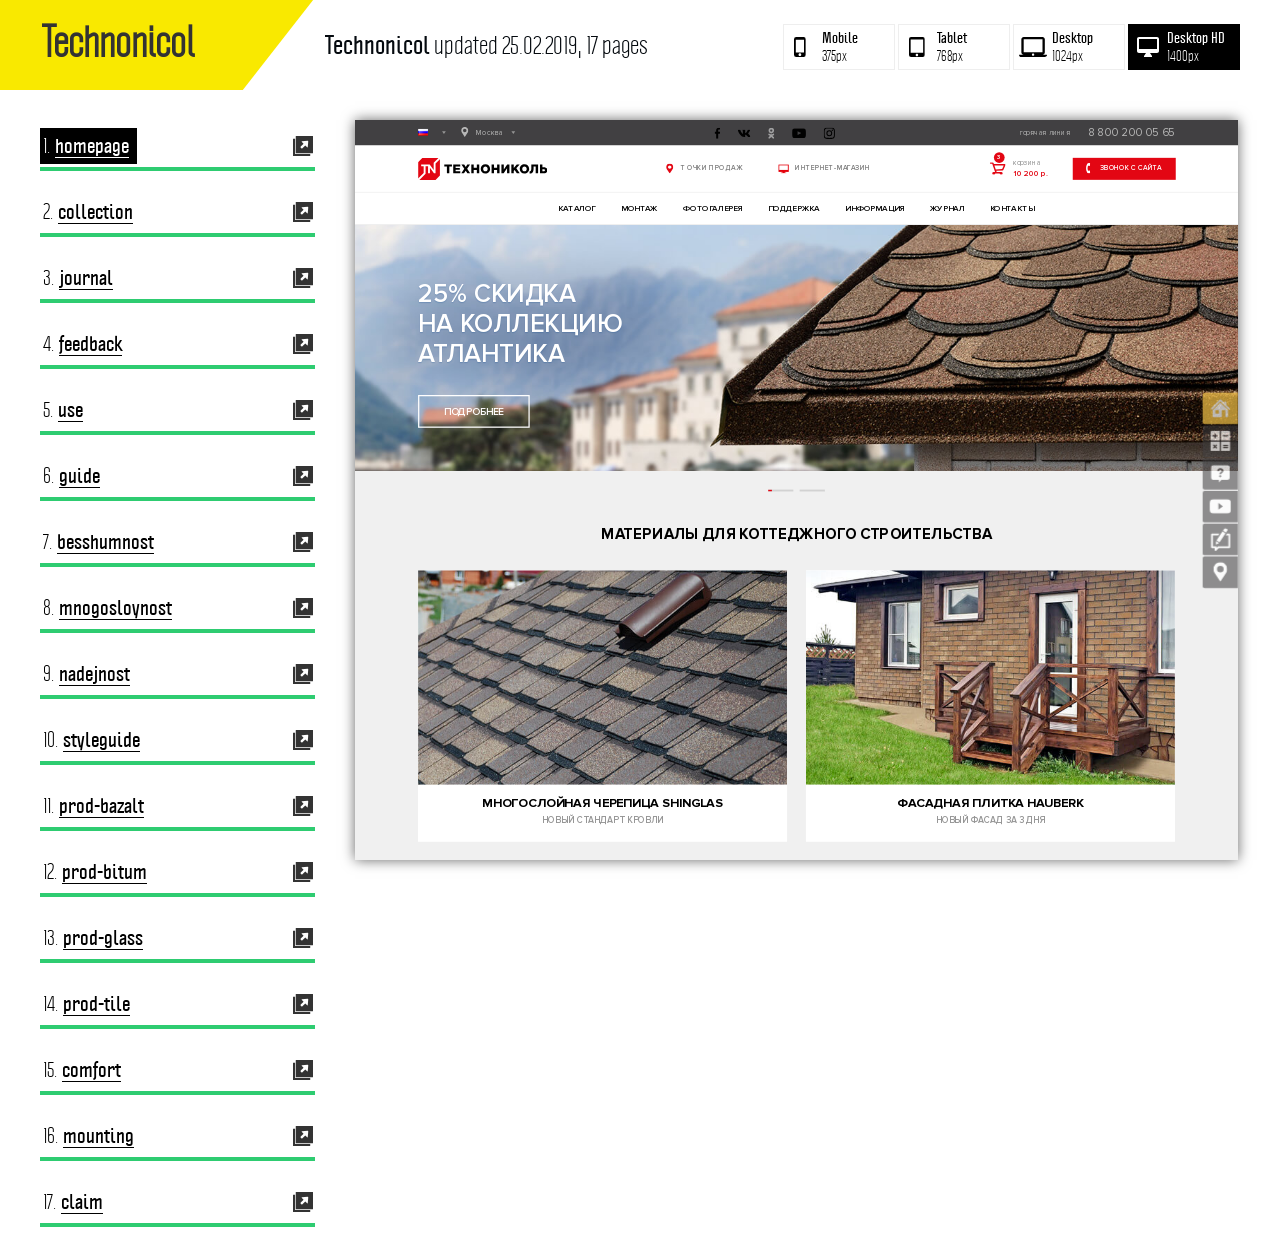
<file: index.html>
<!doctype html>
<html>
<head lang="en">
  <meta charset="UTF-8">
  <meta name="viewport" content="width=device-width, initial-scale=1">
  <title>Technonicol</title>
  <style>
    *{margin:0;padding: 0;box-sizing: border-box}

    @font-face {
        font-family: 'Politica';
        src: url([data-uri]) format('woff');
        font-weight: normal;
        font-style: normal;

    }


    @font-face {
        font-family: 'PoliticaBold';
        src: url([data-uri]) format('woff');
        font-weight: normal;
        font-style: normal;
    }

    :root{
    	--main-color: #f9e900;
    }
    body {
      color: #333;
      margin: 0;
      padding: 0 40px;
      font-size: 20px;
      line-height: 1.6;
      font-family: 'Politica', serif;
    }
    .icon-logo { width: 3.66em; height: 1em; fill: #221F20; }
    .icon-desktop { width: 1.41em; height: 1em; fill: #000; }
    .icon-link { width: 2em; height: 1em; fill: #000; }
    .icon-mobile { width: 0.59em; height: 1em; fill: #000; }
    .icon-tablet { width: 0.79em; height: 1em; fill: #000; }
    .icon-watch { width: 0.67em; height: 1em; fill: #000; }
    .icon-wide { width: 1.1em; height: 1em; fill: #000; }

    section{
      width: 300px;
      padding: 30px 0;
    }

    .preview{
      position: fixed;
      right: 42px;
      top: 120px;
      left: 355px;
      bottom: 40px;

    }
    iframe{
  		opacity: 1;
  		box-shadow: 0 0 8px rgba(#000,.5);
  		margin: 0 auto;
  		transform-origin: 0 0;
  		box-shadow: 0 0 20px rgba(0,0,0,.6);
    }

    .preview footer{
      position: absolute;
      bottom: -50px;
      right: 0;
      left: 0;
      padding: 0;
    }
    .preview footer a{
    	color: #000;
    }

    .pagelist{
      list-style-type: none;
      padding-top: 100px;
      width: 275px;
    }
    .pagelist li{
      margin-bottom: 25px;
    }
    .pagelist li:last-child{
    	margin-bottom: 0;
    }

    .pagelist__preview{
      display: inline-block;
      box-shadow: none;
      padding: 5px 20px;
      border: 1px solid #000;
      font-size: 13px;
      margin-top: 10px;
      text-transform: uppercase;
      text-shadow: none;
      font-size: 24px;
    }
    .pagelist__title{
      color: #000;
      text-decoration: none;
      padding: 5px 8px 5px 3px;
      position: relative;
    }
    .is-notready .pagelist__title{
      color: #aaaaaa;
      background: #fff;
      pointer-events: none;
    }
    .pagelist__title span{
      margin-right: 5px;
    }
    .pagelist__title em{
      font-style: normal;
      font-weight: normal;
      font-family: 'PoliticaBold',sans-serif;
      position: relative;
      display: inline-block;
    }
    .pagelist__title em:before{
      content: "";
      position: absolute;
      bottom: 4px;
      width: 100%;
      left: 0;
      border-top: 1px solid currentColor;
    }
    .pagelist__title.is-active{
      background: #000;
      color: #fff;
    }
    .pagelist__url{
      float: right;
      width: 24px;
      height: 24px;
      display: inline-block;
      position: relative;
      vertical-align: middle;
      margin-left: 5px;
      margin-top: 4px;
    }
    .pagelist__url:hover .icon{
      fill: #555;
    }
    .is-notready .pagelist__url{
      pointer-events: none;
    }
    .pagelist__url .icon{
      fill: #333;
      font-size: 20px;
      position: absolute;
      top: 50%;
      left: 50%;
      transform: translate(-50%,-50%);
      transition: all .2s ease;
    }
    .is-notready .pagelist__url .icon{
      fill:#aaaaaa;
    }
    .pagelist__progress{
      height: 4px;
      background: #eeeeee;
      margin-top: 5px;
    }
    .pagelist__progress i{
      height: 4px;
      display: block;
      background: #2ECC71;
    }



    header{
      overflow: hidden;
      line-height: 1;
      height: 90px;
      position: fixed;
      top: 0;
      left: 0;
      right: 0;
      z-index: 200;
      background: #fff;
    }
    header h1{
      background: #f9e900;
      background: var(--main-color);
      height: 91px;
      position: relative;
      width: 242px;
      display: inline-block;
      vertical-align: top;
    }
    header h1:before{
      width: 200px;
      height: 200px;
      position: absolute;
      right: 0;
      bottom: 0;
      content: "";
      background: #f9e900;
      background: var(--main-color);
      transform: rotate(38deg);
      transform-origin: 100% 100%;
    }
    header h1 span{
      display: block;
      position: absolute;
      z-index: 2;
      left: 42px;
      top: 22px;
    }
    header h1 .icon{
      font-size: 47px;
    }
    .header__updated{
      font-size: 24px;
      height: 90px;
      line-height: 90px;
      color: #050a0f;
      display: inline-block;
      vertical-align: top;
      margin-left: 80px;
    }
    .header__updated em{
      font-weight: normal;
      font-family: 'PoliticaBold',sans-serif;
      font-style: normal;
    }
    .types{
      position: absolute;
      right: 40px;
      top: 24px;
    }
    .types button,.types button:active{
      height: 46px;
      width: 112px;
      border: 1px solid #eee;
      background: #fff;
      font-size: 14px;
      color: #000;
      text-align: left;
      font-family: 'Politica', serif;
      padding-left: 38px;
      position: relative;
      outline: none;
      cursor: pointer;
      transition: all .25s ease-in-out;
    }
    .types button:hover{
      background: #eee;
    }
    .types strong{
      font-weight: normal;
      font-family: 'PoliticaBold',sans-serif;
    }
    .types .icon{
      position: absolute;
      top: 50%;
      left: 10px;
      transform: translate(0, -50%);
      font-size: 20px;
    }
    .types .icon-desktop{left: 5px;}
    .types .icon-wide{left: 8px;}

    .types button.is-active{
      border-color: #000;
      color: #fff;
      background: #000;
    }
    .types button.is-active .icon{
      color: #fff;
      fill: #fff;
    }
    .types span{
      display: block;
    }
    @media (max-width: 1200px){
      .header__updated{
        position: absolute;
        right: 42px;
        bottom: 0;
        line-height: 1;
        height: auto;
        margin: 0;
        font-size: 14px;
      }
    }
    @media (max-width: 780px){
      body{
        padding: 0;
      }
      .preview iframe,.types{
        display: none;
      }
      .preview{
      	position: static;
      	text-align: center;
      }
      header{
        position: relative;
        height: auto;
        text-align: center;
      }
      header h1{
        display: block;
        width: auto;
        height: auto;
        padding: 20px 0 30px;
      }
      header h1 span{
        position: static;
      }
      header .icon{
        font-size: 30px;
      }
      .header__updated{
        display: block;
        text-align: center;
        font-size: 14px;
        line-height: 1;
        text-align: center;
        padding: 0;
        height: auto;
        margin: 0;
        position: absolute;
        bottom: 10px;
        left: 0;
        right: 0;
      }
      section{
        margin: 0;
        width: auto;
        padding: 0;
      }
      .pagelist{
        margin: 0;
        padding: 20px;
        width: auto;
      }
    }
  </style>
</head>
<body>
  <!-- sprite -->
  <svg style="display:none" xmlns="http://www.w3.org/2000/svg">
   <symbol id="icon-desktop" viewbox="0 0 24 17">
     <title>
       Shape
     </title>
     <path d="M20 15c1.1 0 1.99-.9 1.99-2L22 2c0-1.1-.9-2-2-2H4C2.9 0 2 .9 2 2v11c0 1.1.9 2 2 2H0c0 1.1.9 2 2 2h20c1.1 0 2-.9 2-2h-4zM4 2h16v11H4V2zm8 14c-.55 0-1-.45-1-1s.45-1 1-1 1 .45 1 1-.45 1-1 1z" fill-rule="evenodd"></path>
   </symbol>
   <symbol id="icon-link" viewbox="0 0 24.684 24.684">
     <title>
       Shape
     </title>
      <path d="M2.166,3.406H0.418C0.188,3.406,0,3.594,0,3.826v20.438c0,0.232,0.188,0.42,0.418,0.42h20.439 c0.232,0,0.422-0.188,0.422-0.42v-1.75c0-0.23-0.189-0.418-0.422-0.418H2.586V3.826C2.586,3.594,2.398,3.406,2.166,3.406z"/>
      <path d="M3.406,0.416v20.441c0,0.234,0.188,0.418,0.42,0.418h20.441c0.229,0,0.416-0.184,0.416-0.418V0.416 C24.684,0.182,24.496,0,24.268,0H3.826C3.594,0,3.406,0.182,3.406,0.416z M18.818,6.705l-0.615,6.945 c-0.045,0.506-0.377,0.627-0.736,0.266l-1.662-1.662c-0.18-0.18-0.42-0.418-0.656-0.658l-3.547,3.549 c-0.361,0.361-0.947,0.361-1.307,0l-0.76-0.76c-0.357-0.357-0.357-0.943,0-1.307l3.549-3.545c-0.238-0.238-0.475-0.477-0.658-0.654 l-1.66-1.664c-0.359-0.363-0.24-0.691,0.266-0.736l6.947-0.613C18.482,5.818,18.861,6.195,18.818,6.705z"/>
   </symbol>
   <symbol id="icon-mobile" viewbox="0 0 13 22">
     <title>
       Shape
     </title>
     <path d="M10.5 0h-8A2.5 2.5 0 0 0 0 2.5v17A2.5 2.5 0 0 0 2.5 22h8a2.5 2.5 0 0 0 2.5-2.5v-17A2.5 2.5 0 0 0 10.5 0zm-4 21c-.83 0-1.5-.67-1.5-1.5S5.67 18 6.5 18s1.5.67 1.5 1.5S7.33 21 6.5 21zm4.5-4H2V3h9v14z" fill-rule="evenodd"></path>
   </symbol>
   <symbol id="icon-tablet" viewbox="0 0 19 24">
     <title>
       Shape
     </title>
     <path d="M16.5 0h-14A2.5 2.5 0 0 0 0 2.5v19A2.5 2.5 0 0 0 2.5 24h14a2.5 2.5 0 0 0 2.5-2.5v-19A2.5 2.5 0 0 0 16.5 0zm-7 23c-.83 0-1.5-.67-1.5-1.5S8.67 20 9.5 20s1.5.67 1.5 1.5-.67 1.5-1.5 1.5zm7.5-4H2V3h15v16z" fill-rule="evenodd"></path>
   </symbol>
   <symbol id="icon-watch" viewbox="0 0 16 24">
     <title>
       Shape
     </title>
     <path d="M16 12c0-2.54-1.19-4.81-3.04-6.27L12 0H4l-.95 5.73A7.94 7.94 0 0 0 0 12a7.94 7.94 0 0 0 3.05 6.27L4 24h8l.96-5.73A7.976 7.976 0 0 0 16 12zM2 12c0-3.31 2.69-6 6-6s6 2.69 6 6-2.69 6-6 6-6-2.69-6-6z" fill-rule="evenodd"></path>
   </symbol>
   <symbol id="icon-wide" viewbox="0 0 22 20">
     <title>
       Shape
     </title>
     <path d="M20 0H2C.9 0 0 .9 0 2v12c0 1.1.9 2 2 2h7l-2 3v1h8v-1l-2-3h7c1.1 0 2-.9 2-2V2c0-1.1-.9-2-2-2zm0 12H2V2h18v10z" fill-rule="evenodd"></path>
   </symbol>
   </svg>

  <!-- content -->
  <header class="header">
    <h1>
      <span>Technonicol</span>
    </h1>
    
    <div class="header__updated"><em>Technonicol</em> updated 25.02.2019, 17 pages</div>
    <nav class="types">
      <button data-mode="mobile" data-width="375">
        <svg class="icon icon-mobile"><use xlink:href="#icon-mobile"></use></svg>
        <strong>Mobile</strong>
        <span>375px</span>
      </button>
      <button data-mode="ipad" data-width="768">
        <svg class="icon icon-tablet"><use xlink:href="#icon-tablet"></use></svg>
        <strong>Tablet</strong>
        <span>768px</span></button>
      <button data-mode="desktop" data-width="1024">
        <svg class="icon icon-desktop"><use xlink:href="#icon-desktop"></use></svg>
        <strong>Desktop</strong>
        <span>1024px</span></button>
      <button data-mode="wide" class="is-active" data-width="1400">
        <svg class="icon icon-wide"><use xlink:href="#icon-wide"></use></svg>
        <strong>Desktop HD</strong>
        <span>1400px</span>
      </button>
    </nav>
  </header>
  <section>
    <ol class="pagelist">
      
      
          <li >

                <a class="pagelist__title  is-active " target="_blank" href="homepage.html"><span>1.</span><em>homepage</em></a>
                <a href="homepage.html" class="pagelist__url" target="_blank">
                  <svg class="icon icon-link"><use xlink:href="#icon-link"></use></svg>
                </a>

                <div class="pagelist__progress">
                  
                  <i style="width:100%"></i>
                </div>

          </li>
        
          <li >

                <a class="pagelist__title " target="_blank" href="collection.html"><span>2.</span><em>collection</em></a>
                <a href="collection.html" class="pagelist__url" target="_blank">
                  <svg class="icon icon-link"><use xlink:href="#icon-link"></use></svg>
                </a>

                <div class="pagelist__progress">
                  
                  <i style="width:100%"></i>
                </div>

          </li>
        
          <li >

                <a class="pagelist__title " target="_blank" href="journal.html"><span>3.</span><em>journal</em></a>
                <a href="journal.html" class="pagelist__url" target="_blank">
                  <svg class="icon icon-link"><use xlink:href="#icon-link"></use></svg>
                </a>

                <div class="pagelist__progress">
                  
                  <i style="width:100%"></i>
                </div>

          </li>
        
          <li >

                <a class="pagelist__title " target="_blank" href="feedback.html"><span>4.</span><em>feedback</em></a>
                <a href="feedback.html" class="pagelist__url" target="_blank">
                  <svg class="icon icon-link"><use xlink:href="#icon-link"></use></svg>
                </a>

                <div class="pagelist__progress">
                  
                  <i style="width:100%"></i>
                </div>

          </li>
        
          <li >

                <a class="pagelist__title " target="_blank" href="use.html"><span>5.</span><em>use</em></a>
                <a href="use.html" class="pagelist__url" target="_blank">
                  <svg class="icon icon-link"><use xlink:href="#icon-link"></use></svg>
                </a>

                <div class="pagelist__progress">
                  
                  <i style="width:100%"></i>
                </div>

          </li>
        
          <li >

                <a class="pagelist__title " target="_blank" href="guide.html"><span>6.</span><em>guide</em></a>
                <a href="guide.html" class="pagelist__url" target="_blank">
                  <svg class="icon icon-link"><use xlink:href="#icon-link"></use></svg>
                </a>

                <div class="pagelist__progress">
                  
                  <i style="width:100%"></i>
                </div>

          </li>
        
          <li >

                <a class="pagelist__title " target="_blank" href="besshumnost.html"><span>7.</span><em>besshumnost</em></a>
                <a href="besshumnost.html" class="pagelist__url" target="_blank">
                  <svg class="icon icon-link"><use xlink:href="#icon-link"></use></svg>
                </a>

                <div class="pagelist__progress">
                  
                  <i style="width:100%"></i>
                </div>

          </li>
        
          <li >

                <a class="pagelist__title " target="_blank" href="mnogosloynost.html"><span>8.</span><em>mnogosloynost</em></a>
                <a href="mnogosloynost.html" class="pagelist__url" target="_blank">
                  <svg class="icon icon-link"><use xlink:href="#icon-link"></use></svg>
                </a>

                <div class="pagelist__progress">
                  
                  <i style="width:100%"></i>
                </div>

          </li>
        
          <li >

                <a class="pagelist__title " target="_blank" href="nadejnost.html"><span>9.</span><em>nadejnost</em></a>
                <a href="nadejnost.html" class="pagelist__url" target="_blank">
                  <svg class="icon icon-link"><use xlink:href="#icon-link"></use></svg>
                </a>

                <div class="pagelist__progress">
                  
                  <i style="width:100%"></i>
                </div>

          </li>
        
          <li >

                <a class="pagelist__title " target="_blank" href="styleguide.html"><span>10.</span><em>styleguide</em></a>
                <a href="styleguide.html" class="pagelist__url" target="_blank">
                  <svg class="icon icon-link"><use xlink:href="#icon-link"></use></svg>
                </a>

                <div class="pagelist__progress">
                  
                  <i style="width:100%"></i>
                </div>

          </li>
        
          <li >

                <a class="pagelist__title " target="_blank" href="prod-bazalt.html"><span>11.</span><em>prod-bazalt</em></a>
                <a href="prod-bazalt.html" class="pagelist__url" target="_blank">
                  <svg class="icon icon-link"><use xlink:href="#icon-link"></use></svg>
                </a>

                <div class="pagelist__progress">
                  
                  <i style="width:100%"></i>
                </div>

          </li>
        
          <li >

                <a class="pagelist__title " target="_blank" href="prod-bitum.html"><span>12.</span><em>prod-bitum</em></a>
                <a href="prod-bitum.html" class="pagelist__url" target="_blank">
                  <svg class="icon icon-link"><use xlink:href="#icon-link"></use></svg>
                </a>

                <div class="pagelist__progress">
                  
                  <i style="width:100%"></i>
                </div>

          </li>
        
          <li >

                <a class="pagelist__title " target="_blank" href="prod-glass.html"><span>13.</span><em>prod-glass</em></a>
                <a href="prod-glass.html" class="pagelist__url" target="_blank">
                  <svg class="icon icon-link"><use xlink:href="#icon-link"></use></svg>
                </a>

                <div class="pagelist__progress">
                  
                  <i style="width:100%"></i>
                </div>

          </li>
        
          <li >

                <a class="pagelist__title " target="_blank" href="prod-tile.html"><span>14.</span><em>prod-tile</em></a>
                <a href="prod-tile.html" class="pagelist__url" target="_blank">
                  <svg class="icon icon-link"><use xlink:href="#icon-link"></use></svg>
                </a>

                <div class="pagelist__progress">
                  
                  <i style="width:100%"></i>
                </div>

          </li>
        
          <li >

                <a class="pagelist__title " target="_blank" href="comfort.html"><span>15.</span><em>comfort</em></a>
                <a href="comfort.html" class="pagelist__url" target="_blank">
                  <svg class="icon icon-link"><use xlink:href="#icon-link"></use></svg>
                </a>

                <div class="pagelist__progress">
                  
                  <i style="width:100%"></i>
                </div>

          </li>
        
          <li >

                <a class="pagelist__title " target="_blank" href="mounting.html"><span>16.</span><em>mounting</em></a>
                <a href="mounting.html" class="pagelist__url" target="_blank">
                  <svg class="icon icon-link"><use xlink:href="#icon-link"></use></svg>
                </a>

                <div class="pagelist__progress">
                  
                  <i style="width:100%"></i>
                </div>

          </li>
        
          <li >

                <a class="pagelist__title " target="_blank" href="claim.html"><span>17.</span><em>claim</em></a>
                <a href="claim.html" class="pagelist__url" target="_blank">
                  <svg class="icon icon-link"><use xlink:href="#icon-link"></use></svg>
                </a>

                <div class="pagelist__progress">
                  
                  <i style="width:100%"></i>
                </div>

          </li>
        
    </ol>
  </section>

  <aside class="preview" id="preview-wrapper">
    <iframe id="preview"  width="1400" height="600" src="homepage.html"  frameborder="0"></iframe>
  </aside>


  <script>
    var navs = document.querySelectorAll('button');
    var body = document.querySelectorAll('body')[0];
    var previewButtons = document.querySelectorAll('.pagelist__title');
    var iframe = document.getElementById('preview');
    var previewWrapper = document.getElementById('preview-wrapper');

    function removeActive(){
      [].forEach.call(previewButtons, function(button) {
        button.classList.remove('is-active');
      });
    }

    function getScrollbarWidth() {
        var outer = document.createElement("div");
        outer.style.visibility = "hidden";
        outer.style.width = "100px";
        outer.style.msOverflowStyle = "scrollbar"; // needed for WinJS apps

        document.body.appendChild(outer);

        var widthNoScroll = outer.offsetWidth;
        // force scrollbars
        outer.style.overflow = "scroll";

        // add innerdiv
        var inner = document.createElement("div");
        inner.style.width = "100%";
        outer.appendChild(inner);

        var widthWithScroll = inner.offsetWidth;

        // remove divs
        outer.parentNode.removeChild(outer);

        return widthNoScroll - widthWithScroll;
    }
    var  scrollbarwidth = getScrollbarWidth();

    [].forEach.call(previewButtons, function(button) {
      button.addEventListener('click', function(event) {

      	if(window.innerWidth < 780){return;}
        event.preventDefault();
        removeActive();
        var el = event.currentTarget;
        el.classList.add('is-active');
        iframe.src = el.href;
      }, false);
    });


    var mode = 'wide';
    [].forEach.call(navs, function(nav) {
      nav.addEventListener('click', function(event) {
          event.preventDefault();
          mode = event.currentTarget.dataset.mode;
          iframe.style.width = parseInt(event.currentTarget.getAttribute('data-width')) + parseInt(scrollbarwidth) + 'px';

          body.setAttribute('data-mode','is-' + mode);


          [].forEach.call(navs, function(nav) {
            nav.classList.remove('is-active');
          })
          event.currentTarget.classList.add('is-active');

          setIframeWidth();
      }, false);

      function setIframeWidth(){
        // getting preview area width
        var pwidth = previewWrapper.offsetWidth;
        var pheight = previewWrapper.offsetHeight;

        // iframe width
        var iwidth = iframe.offsetWidth;
        var iheight = iframe.offsetHeight;

        var scaleV = pheight/iheight;
        var scaleH = pwidth/iwidth;

        if(mode=='mobile'){
          iframe.style.transform = 'scale('+ 1 +')';
          iframe.style.height =  pheight + 'px';


          return;
        }
        if(scaleH>1){scaleH = 1;}
        iframe.style.transform = 'scale('+ scaleH +')';

        iframe.style.height =  pheight/scaleH + 'px';
        // console.log(pheight*(2 - scaleV) + 'px');

        var realheight = iframe.getBoundingClientRect().height;

        if(realheight>pheight){
          iframe.style.transform = 'scale('+ scaleV +')';
        }

      }

      setIframeWidth();
      // resize event
      window.addEventListener("resize", function(){
        setIframeWidth();
      });


    });
  </script>

</body>
</html>
</file>
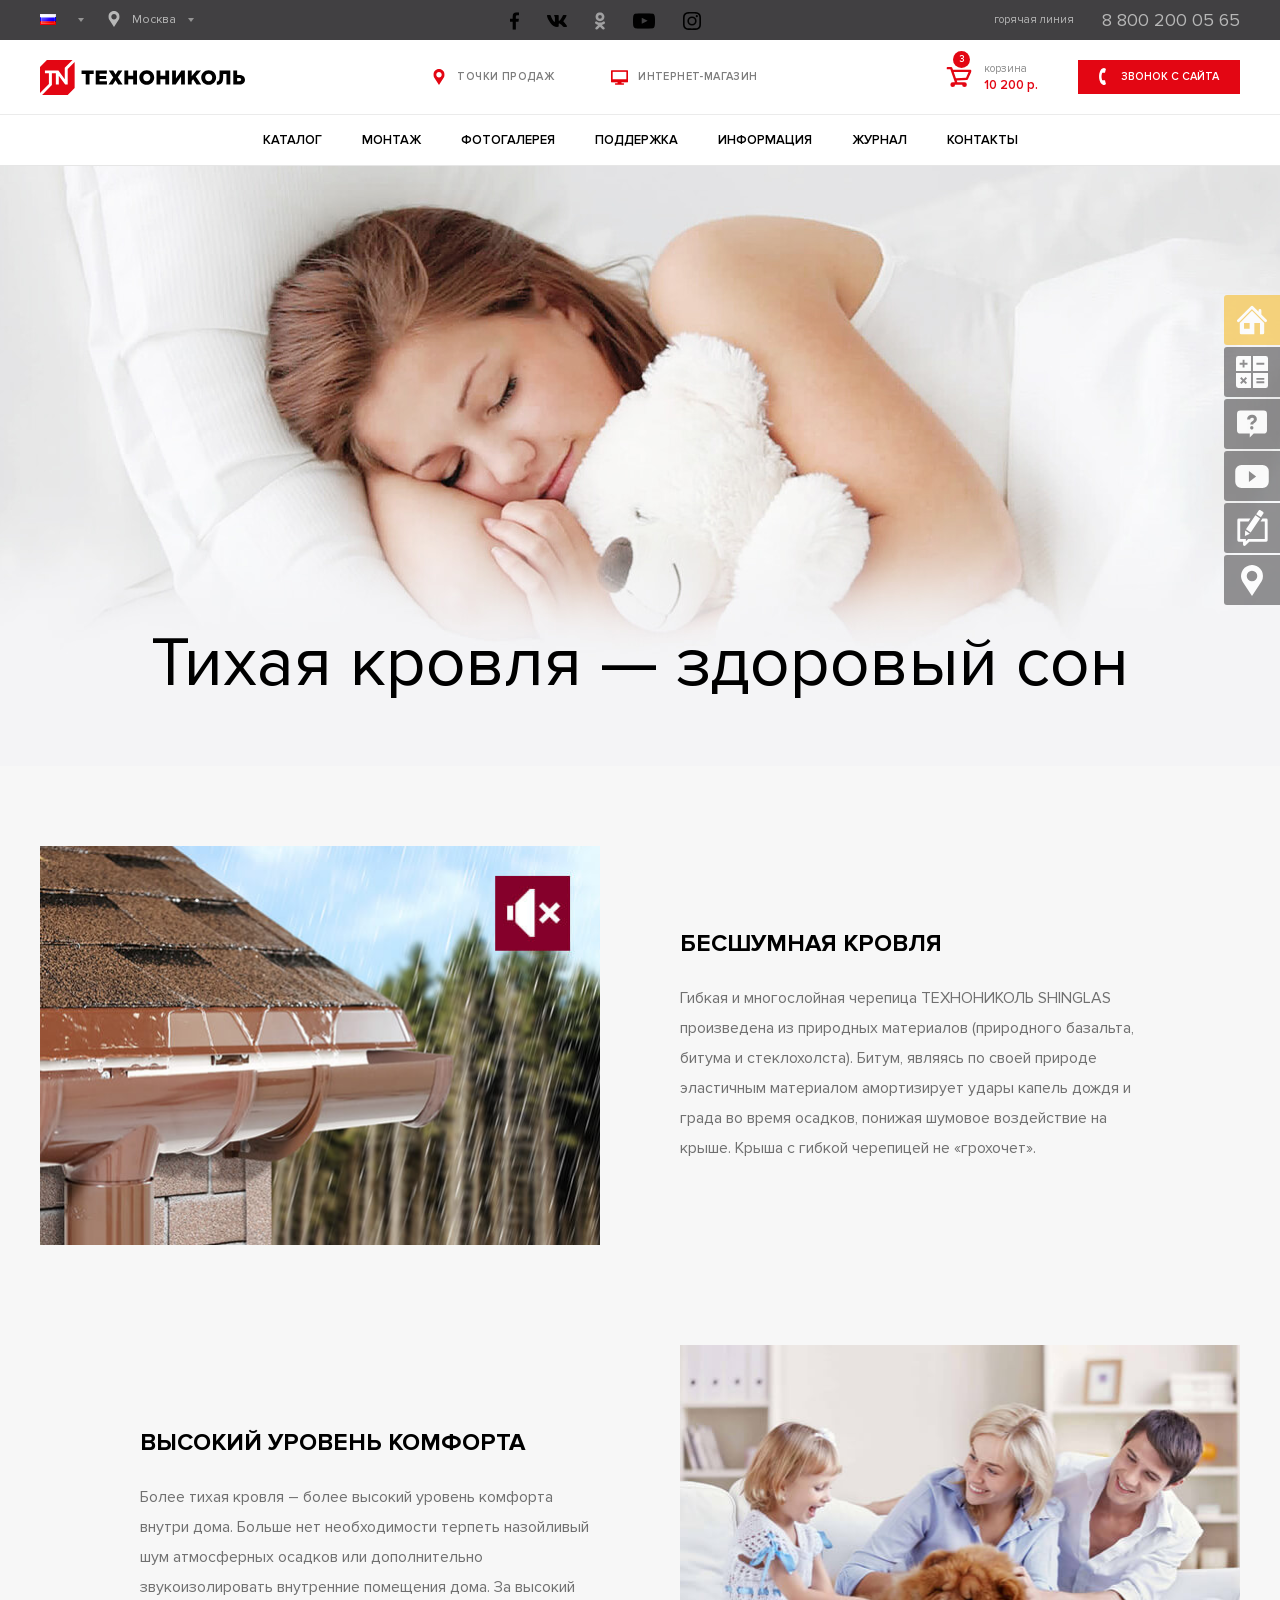
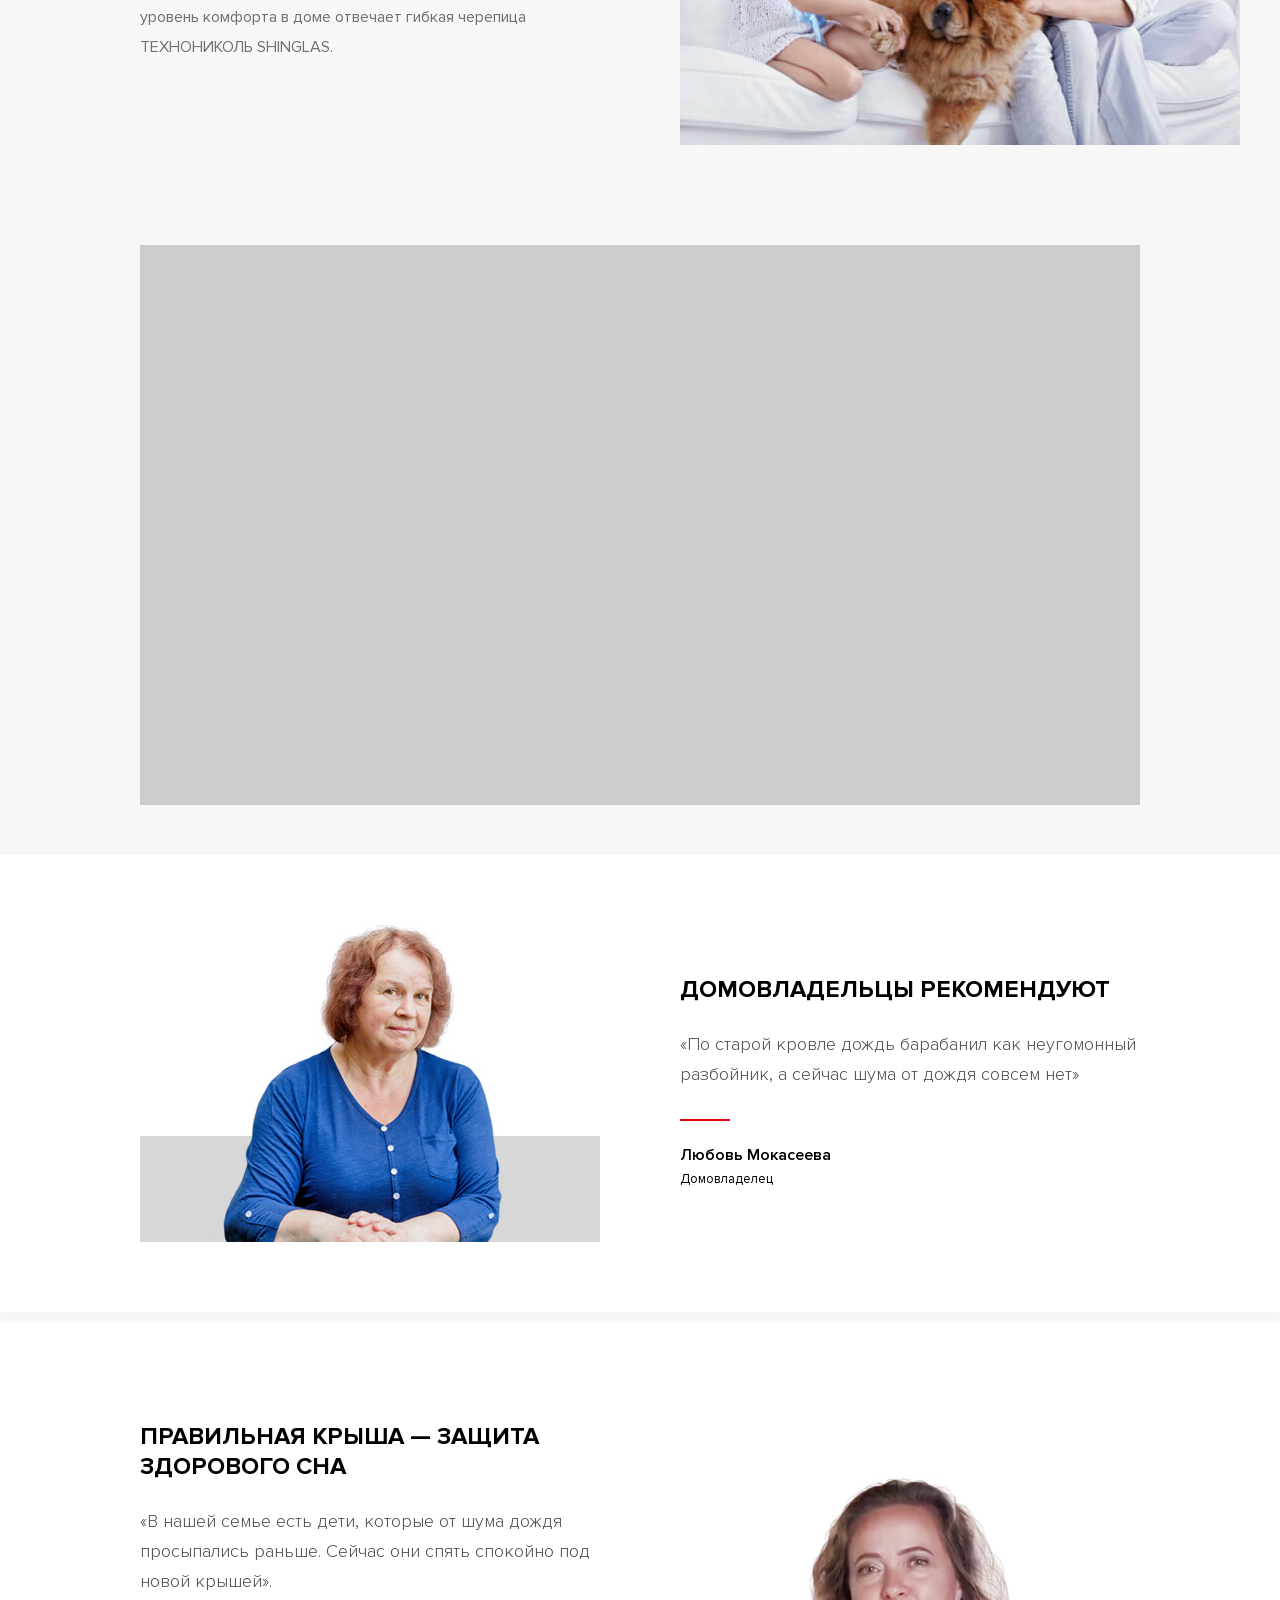
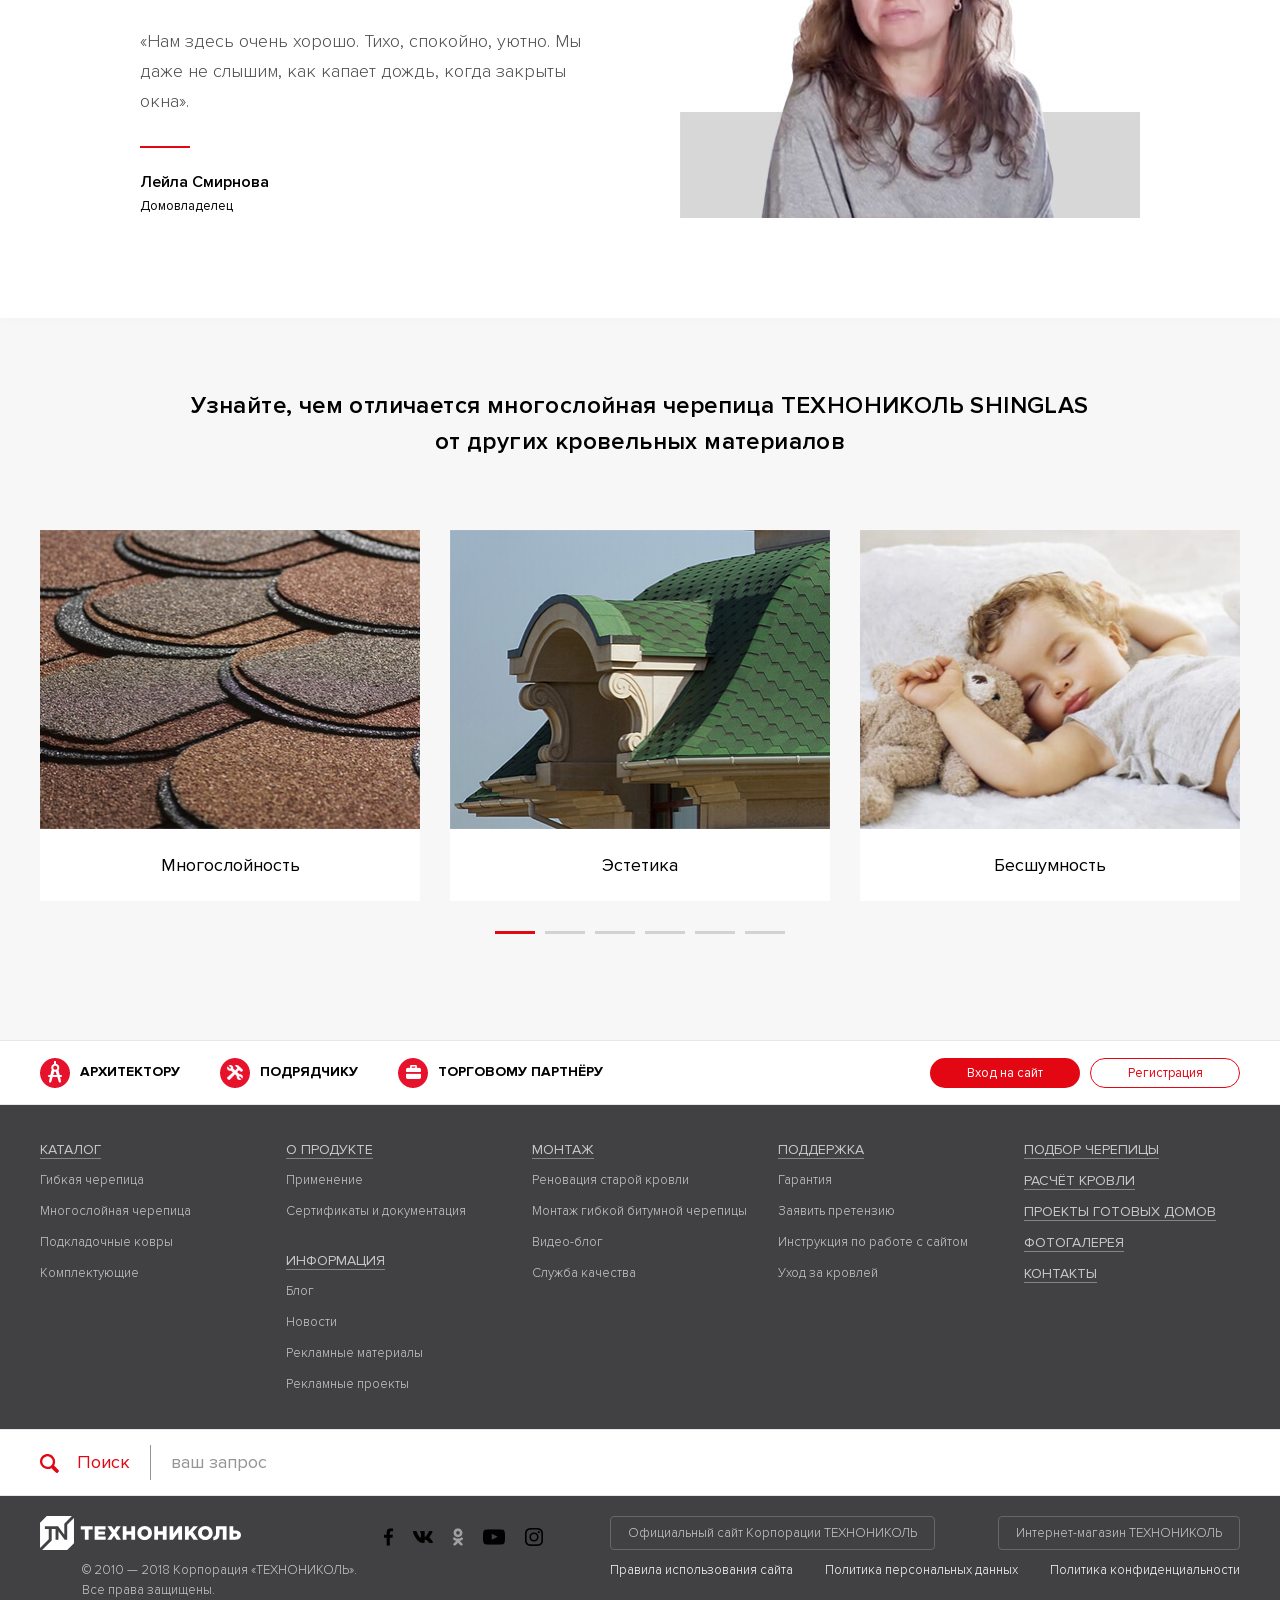
<file: besshumnost.html>
<!DOCTYPE html>
<html lang="ru">
  <head>
    <meta charset="utf-8">
    <meta name="viewport" content="width=device-width, initial-scale=1, shrink-to-fit=no">
    <meta name="theme-color" content="#000">
    <meta name="format-detection" content="telephone=no">
    <meta http-equiv="X-UA-Compatible" content="IE=Edge">
    <meta name="robots" content="noindex, nofollow">
    <title>Бесшумность - Technonicol</title>
    <link rel="shortcut icon" href="images/favicon.ico"><link href="http://shinglas.ru/bitrix/js/altasib/editortools/templates/spoiler_template/.default/style.css?14951244731167" type="text/css"  data-template-style="true"  rel="stylesheet" />
<link href="http://shinglas.ru/bitrix/js/altasib/editortools/templates/tabs_template/.default/style.css?14951244732774" type="text/css"  data-template-style="true"  rel="stylesheet" />
<link href="http://shinglas.ru/local/css/style.min.css?1542753164934860" type="text/css"  data-template-style="true"  rel="stylesheet" />
<link href="http://shinglas.ru/local/css/lang/ru.css?150168917556" type="text/css"  data-template-style="true"  rel="stylesheet" />
<link href="http://shinglas.ru/bitrix/js/main/core/css/core.min.css?14951244742854" type="text/css"  data-template-style="true"  rel="stylesheet" />
<link href="http://shinglas.ru/local/bitrix/templates/smartinner/styles.css?1501689175365" type="text/css"  data-template-style="true"  rel="stylesheet" />
    <link rel="stylesheet" href="css/sprites.css">
    <link rel="stylesheet" href="css/normalize.css">
    <link rel="stylesheet" href="css/base.css">
    <link rel="stylesheet" href="css/slick.css">
    <link rel="stylesheet" href="css/fancybox.css">
    <link rel="stylesheet" href="css/autocomplete.css">
    <link rel="stylesheet" href="css/components.css">
    <link rel="stylesheet" href="css/layout.css">
    <link rel="stylesheet" href="css/states.css">
    <link rel="stylesheet" href="css/prod.css">
    <link rel="stylesheet" href="css/read.css">
    <link rel="stylesheet" href="css/comfort.css">
    <link rel="stylesheet" href="css/mounting.css">
    <link rel="stylesheet" href="css/claim.css">
  </head>
  <body class="page-article">
    <div class="app">
      <!-- Nav Fixed :: Start-->
      <nav class="nav-fixed js-nav-fixed">
        <button class="nav-fixed__trigger"></button>
        <ul class="nav-fixed__menu">
          <li><a class="nav-fixed__link nav-fixed__link--hightlight" href="#"><span class="nav-fixed__link-icon">
                <svg class="icon-nav-01">
                  <use xlink:href="sprites/sprite.svg#icon-nav-01"></use>
                </svg></span><span class="nav-fixed__link-text">Подбор черепицы</span></a></li>
          <li><a class="nav-fixed__link" href="#"><span class="nav-fixed__link-icon">
                <svg class="icon-nav-02">
                  <use xlink:href="sprites/sprite.svg#icon-nav-02"></use>
                </svg></span><span class="nav-fixed__link-text">...</span></a></li>
          <li><a class="nav-fixed__link" href="#"><span class="nav-fixed__link-icon">
                <svg class="icon-nav-03">
                  <use xlink:href="sprites/sprite.svg#icon-nav-03"></use>
                </svg></span><span class="nav-fixed__link-text">...</span></a></li>
          <li><a class="nav-fixed__link" href="#"><span class="nav-fixed__link-icon">
                <svg class="icon-nav-04">
                  <use xlink:href="sprites/sprite.svg#icon-nav-04"></use>
                </svg></span><span class="nav-fixed__link-text">...</span></a></li>
          <li><a class="nav-fixed__link" href="#"><span class="nav-fixed__link-icon">
                <svg class="icon-nav-05">
                  <use xlink:href="sprites/sprite.svg#icon-nav-05"></use>
                </svg></span><span class="nav-fixed__link-text">...</span></a></li>
          <li><a class="nav-fixed__link" href="#"><span class="nav-fixed__link-icon">
                <svg class="icon-nav-06">
                  <use xlink:href="sprites/sprite.svg#icon-nav-06"></use>
                </svg></span><span class="nav-fixed__link-text">...</span></a></li>
        </ul>
      </nav>
      <!-- Nav :: Fixed :: End-->
      <!-- Header :: Start-->
      <header class="header">
        <div class="header__panel header__panel--top">
          <div class="container-fluid">
            <div class="header__language">
              <button class="header__language-trigger">
                <svg class="icon-language-ru">
                  <use xlink:href="sprites/sprite.svg#icon-language-ru"></use>
                </svg>
              </button>
              <div class="header__language-dropdown">
                <ul class="header__language-menu">
                  <li><a class="header__language-link is-active" href="#">
                      <svg class="icon-language-ru">
                        <use xlink:href="sprites/sprite.svg#icon-language-ru"></use>
                      </svg>Русский</a></li>
                  <li><a class="header__language-link" href="#">
                      <svg class="icon-language-kz">
                        <use xlink:href="sprites/sprite.svg#icon-language-kz"></use>
                      </svg>Қазақ Тілі</a></li>
                  <li><a class="header__language-link" href="#">
                      <svg class="icon-language-ita">
                        <use xlink:href="sprites/sprite.svg#icon-language-ita"></use>
                      </svg>Italiano</a></li>
                  <li><a class="header__language-link" href="#">
                      <svg class="icon-language-hun">
                        <use xlink:href="sprites/sprite.svg#icon-language-hun"></use>
                      </svg>Magyar</a></li>
                  <li><a class="header__language-link" href="#">
                      <svg class="icon-language-est">
                        <use xlink:href="sprites/sprite.svg#icon-language-est"></use>
                      </svg>Eesti Keel</a></li>
                  <li><a class="header__language-link" href="#">
                      <svg class="icon-language-lva">
                        <use xlink:href="sprites/sprite.svg#icon-language-lva"></use>
                      </svg>Latviešu Valoda</a></li>
                  <li><a class="header__language-link" href="#">
                      <svg class="icon-language-ltu">
                        <use xlink:href="sprites/sprite.svg#icon-language-ltu"></use>
                      </svg>Lietùvių Kalbà</a></li>
                  <li><a class="header__language-link" href="#">
                      <svg class="icon-language-ua">
                        <use xlink:href="sprites/sprite.svg#icon-language-ua"></use>
                      </svg>Українська</a></li>
                  <li><a class="header__language-link" href="#">
                      <svg class="icon-language-svn">
                        <use xlink:href="sprites/sprite.svg#icon-language-svn"></use>
                      </svg>Slovenský Jazyk</a></li>
                  <li><a class="header__language-link" href="#">
                      <svg class="icon-language-pol">
                        <use xlink:href="sprites/sprite.svg#icon-language-pol"></use>
                      </svg>Język Polski</a></li>
                  <li><a class="header__language-link" href="#">
                      <svg class="icon-language-tur">
                        <use xlink:href="sprites/sprite.svg#icon-language-tur"></use>
                      </svg>Türkçe</a></li>
                  <li><a class="header__language-link" href="#">
                      <svg class="icon-language-rou">
                        <use xlink:href="sprites/sprite.svg#icon-language-rou"></use>
                      </svg>Limba Română</a></li>
                  <li><a class="header__language-link" href="#">
                      <svg class="icon-language-bgr">
                        <use xlink:href="sprites/sprite.svg#icon-language-bgr"></use>
                      </svg>Български Езык</a></li>
                  <li><a class="header__language-link" href="#">
                      <svg class="icon-language-cze">
                        <use xlink:href="sprites/sprite.svg#icon-language-cze"></use>
                      </svg>Čeština</a></li>
                  <li><a class="header__language-link" href="#">
                      <svg class="icon-language-deu">
                        <use xlink:href="sprites/sprite.svg#icon-language-deu"></use>
                      </svg>Deutsch</a></li>
                  <li><a class="header__language-link" href="#">
                      <svg class="icon-language-eng">
                        <use xlink:href="sprites/sprite.svg#icon-language-eng"></use>
                      </svg>English</a></li>
                </ul>
              </div>
            </div>
            <div class="header__location">
              <button class="header__location-trigger" data-fancybox data-src="#popup-location">
                <svg class="icon-location">
                  <use xlink:href="sprites/sprite.svg#icon-location"></use>
                </svg>Москва
              </button>
            </div>
            <nav class="header__social"><a class="header__social-link" href="#">
                <svg class="icon-social-fb">
                  <use xlink:href="sprites/sprite.svg#icon-social-fb"></use>
                </svg></a><a class="header__social-link" href="#">
                <svg class="icon-social-vk">
                  <use xlink:href="sprites/sprite.svg#icon-social-vk"></use>
                </svg></a><a class="header__social-link" href="#">
                <svg class="icon-social-od">
                  <use xlink:href="sprites/sprite.svg#icon-social-od"></use>
                </svg></a><a class="header__social-link" href="#">
                <svg class="icon-social-yt">
                  <use xlink:href="sprites/sprite.svg#icon-social-yt"></use>
                </svg></a><a class="header__social-link" href="#">
                <svg class="icon-social-im">
                  <use xlink:href="sprites/sprite.svg#icon-social-im"></use>
                </svg></a></nav>
            <p class="header__phone"><small class="header__phone-text">горячая линия</small><a class="header__phone-link" href="tel:88002000565">8 800 200 05 65</a></p>
          </div>
        </div>
        <div class="header__panel header__panel--middle">
          <div class="container-fluid">
            <div class="header__logo"><a href="#"><img src="images/logo.svg" alt="ТЕХНОНИКОЛЬ"></a></div>
            <nav class="header__links"><a class="header__links-item" href="#">
                <svg class="icon-location">
                  <use xlink:href="sprites/sprite.svg#icon-location"></use>
                </svg>точки продаж</a><a class="header__links-item" href="#">
                <svg class="icon-shop">
                  <use xlink:href="sprites/sprite.svg#icon-shop"></use>
                </svg>интернет-магазин</a></nav><a class="header__basket" href="#">
              <figure class="header__basket-icon">
                <svg class="icon-basket">
                  <use xlink:href="sprites/sprite.svg#icon-basket"></use>
                </svg>
                <mark>3</mark>
              </figure>
              <p class="header__basket-price"><small>корзина</small>10 200 р.</p></a>
            <div class="header__call"><a class="btn btn--34 btn--red" href="#">
                <svg class="icon-call">
                  <use xlink:href="sprites/sprite.svg#icon-call"></use>
                </svg>звонок с сайта</a></div>
          </div>
        </div>
        <div class="header__panel header__panel--bottom">
          <div class="container-fluid">
            <nav class="header__nav">
              <button class="header__nav-trigger"><span></span><span></span><span></span></button>
              <div class="header__nav-content">
                <ul class="header__nav-menu">
                  <li><a class="header__nav-link header__nav-link--arrow" href="#">Каталог</a>
                    <div class="header__nav-dropdown"><span class="header__nav-back">
                        <svg class="icon-back">
                          <use xlink:href="sprites/sprite.svg#icon-back"></use>
                        </svg>назад</span>
                      <div class="header__nav-group">
                        <ul class="header__nav-menu">
                          <li><a class="header__nav-link header__nav-link--arrow" href="#">Гибкая черепица</a>
                            <div class="header__nav-dropdown"><span class="header__nav-back">
                                <svg class="icon-back">
                                  <use xlink:href="sprites/sprite.svg#icon-back"></use>
                                </svg>назад</span>
                              <ul class="header__nav-menu">
                                <li><a class="header__nav-link" href="#">Серия Ультра</a>
                                  <ul class="header__nav-menu header__nav-menu--sub">
                                    <li><a class="header__nav-link" href="#">Самба</a></li>
                                    <li><a class="header__nav-link" href="#">Фокстрот</a></li>
                                  </ul>
                                </li>
                                <li><a class="header__nav-link" href="#">Серия Классик</a>
                                  <ul class="header__nav-menu header__nav-menu--sub">
                                    <li><a class="header__nav-link" href="#">Модерн</a></li>
                                    <li><a class="header__nav-link" href="#">Румба</a></li>
                                    <li><a class="header__nav-link" href="#">Кадриль</a></li>
                                    <li><a class="header__nav-link" href="#">Фламенко</a></li>
                                    <li><a class="header__nav-link" href="#">Танго</a></li>
                                  </ul>
                                </li>
                                <li><a class="header__nav-link" href="#">Серия Финская</a>
                                  <ul class="header__nav-menu header__nav-menu--sub">
                                    <li><a class="header__nav-link" href="#">Аккорд</a></li>
                                    <li><a class="header__nav-link" href="#">Соната</a></li>
                                  </ul>
                                </li>
                                <li><a class="header__nav-link" href="#">КОНЬКОВО-КАРНИЗНАЯ ЧЕРЕПИЦА</a></li>
                              </ul>
                            </div>
                          </li>
                        </ul>
                      </div>
                      <div class="header__nav-group">
                        <ul class="header__nav-menu">
                          <li><a class="header__nav-link header__nav-link--arrow" href="#">Многослойная черепица</a>
                            <div class="header__nav-dropdown"><span class="header__nav-back">
                                <svg class="icon-back">
                                  <use xlink:href="sprites/sprite.svg#icon-back"></use>
                                </svg>назад</span>
                              <ul class="header__nav-menu header__nav-menu--sub">
                                <li><a class="header__nav-link" href="#">Атлантика</a></li>
                                <li><a class="header__nav-link" href="#">Континент</a></li>
                                <li><a class="header__nav-link" href="#">Вестерн</a></li>
                                <li><a class="header__nav-link" href="#">Джаз</a></li>
                                <li><a class="header__nav-link" href="#">Кантри</a></li>
                                <li><a class="header__nav-link" href="#">Ранчо</a></li>
                              </ul>
                            </div>
                          </li>
                        </ul>
                      </div>
                      <div class="header__nav-group">
                        <ul class="header__nav-menu">
                          <li><a class="header__nav-link" href="#">Комплектующие для кровли</a>
                            <div class="header__nav-dropdown"><span class="header__nav-back">
                                <svg class="icon-back">
                                  <use xlink:href="sprites/sprite.svg#icon-back"></use>
                                </svg>назад</span>
                              <ul class="header__nav-menu header__nav-menu--sub">
                                <li><a class="header__nav-link" href="#">Планки и гвозди</a></li>
                                <li><a class="header__nav-link" href="#">Снегодержатели</a></li>
                                <li><a class="header__nav-link" href="#">Строительная химия</a></li>
                                <li><a class="header__nav-link" href="#">Планки и гвозди</a></li>
                                <li><a class="header__nav-link" href="#">Снегодержатели</a></li>
                              </ul>
                            </div>
                          </li>
                        </ul>
                      </div>
                      <div class="header__nav-group">
                        <ul class="header__nav-menu">
                          <li><a class="header__nav-link" href="#">Фасадная плитка</a></li>
                          <li><a class="header__nav-link" href="#">Водосточная система</a></li>
                          <li><a class="header__nav-link" href="#">Пластиковая вентиляция</a></li>
                          <li><a class="header__nav-link" href="#">Пневмоинструмент</a></li>
                        </ul>
                      </div>
                    </div>
                  </li>
                  <li><a class="header__nav-link header__nav-link--arrow" href="#">Монтаж</a>
                    <div class="header__nav-dropdown"><span class="header__nav-back">
                        <svg class="icon-back">
                          <use xlink:href="sprites/sprite.svg#icon-back"></use>
                        </svg>назад</span>
                      <ul class="header__nav-menu">
                        <li><a class="header__nav-link" href="#">Гибкая черепица</a></li>
                        <li><a class="header__nav-link" href="#">Многослойная черепица</a></li>
                        <li><a class="header__nav-link" href="#">Фасадная плитка</a></li>
                        <li><a class="header__nav-link" href="#">Водосточная система</a></li>
                      </ul>
                    </div>
                  </li>
                  <li><a class="header__nav-link" href="#">Фотогалерея</a></li>
                  <li><a class="header__nav-link" href="#">Поддержка</a></li>
                  <li><a class="header__nav-link" href="#">Информация</a></li>
                  <li><a class="header__nav-link" href="#">Журнал</a></li>
                  <li><a class="header__nav-link" href="#">Контакты</a></li>
                </ul>
                <!-- For mobile only < 768px-->
                <div class="is-md-hidden">
                  <div class="header__nav-panel header__nav-panel--white">
                    <nav class="header__links"><a class="header__links-item" href="#">
                        <svg class="icon-location">
                          <use xlink:href="sprites/sprite.svg#icon-location"></use>
                        </svg>точки продаж</a><a class="header__links-item" href="#">
                        <svg class="icon-shop">
                          <use xlink:href="sprites/sprite.svg#icon-shop"></use>
                        </svg>интернет-магазин</a></nav><a class="header__basket" href="#">
                      <figure class="header__basket-icon">
                        <svg class="icon-basket">
                          <use xlink:href="sprites/sprite.svg#icon-basket"></use>
                        </svg>
                        <mark>3</mark>
                      </figure>
                      <p class="header__basket-price"><small>корзина</small>10 200 р.</p></a>
                    <div class="header__call"><a class="btn btn--34 btn--red" href="#">
                        <svg class="icon-call">
                          <use xlink:href="sprites/sprite.svg#icon-call"></use>
                        </svg>звонок с сайта</a></div>
                  </div>
                  <div class="header__nav-panel header__nav-panel--dark">
                    <div class="header__language">
                      <button class="header__language-trigger">
                        <svg class="icon-language-ru">
                          <use xlink:href="sprites/sprite.svg#icon-language-ru"></use>
                        </svg>Русский
                      </button>
                      <div class="header__language-dropdown">
                        <ul class="header__language-menu">
                          <li><a class="header__language-link is-active" href="#">
                              <svg class="icon-language-ru">
                                <use xlink:href="sprites/sprite.svg#icon-language-ru"></use>
                              </svg>Русский</a></li>
                          <li><a class="header__language-link" href="#">
                              <svg class="icon-language-kz">
                                <use xlink:href="sprites/sprite.svg#icon-language-kz"></use>
                              </svg>Қазақ Тілі</a></li>
                          <li><a class="header__language-link" href="#">
                              <svg class="icon-language-ita">
                                <use xlink:href="sprites/sprite.svg#icon-language-ita"></use>
                              </svg>Italiano</a></li>
                          <li><a class="header__language-link" href="#">
                              <svg class="icon-language-hun">
                                <use xlink:href="sprites/sprite.svg#icon-language-hun"></use>
                              </svg>Magyar</a></li>
                          <li><a class="header__language-link" href="#">
                              <svg class="icon-language-est">
                                <use xlink:href="sprites/sprite.svg#icon-language-est"></use>
                              </svg>Eesti Keel</a></li>
                          <li><a class="header__language-link" href="#">
                              <svg class="icon-language-lva">
                                <use xlink:href="sprites/sprite.svg#icon-language-lva"></use>
                              </svg>Latviešu Valoda</a></li>
                          <li><a class="header__language-link" href="#">
                              <svg class="icon-language-ltu">
                                <use xlink:href="sprites/sprite.svg#icon-language-ltu"></use>
                              </svg>Lietùvių Kalbà</a></li>
                          <li><a class="header__language-link" href="#">
                              <svg class="icon-language-ua">
                                <use xlink:href="sprites/sprite.svg#icon-language-ua"></use>
                              </svg>Українська</a></li>
                          <li><a class="header__language-link" href="#">
                              <svg class="icon-language-svn">
                                <use xlink:href="sprites/sprite.svg#icon-language-svn"></use>
                              </svg>Slovenský Jazyk</a></li>
                          <li><a class="header__language-link" href="#">
                              <svg class="icon-language-pol">
                                <use xlink:href="sprites/sprite.svg#icon-language-pol"></use>
                              </svg>Język Polski</a></li>
                          <li><a class="header__language-link" href="#">
                              <svg class="icon-language-tur">
                                <use xlink:href="sprites/sprite.svg#icon-language-tur"></use>
                              </svg>Türkçe</a></li>
                          <li><a class="header__language-link" href="#">
                              <svg class="icon-language-rou">
                                <use xlink:href="sprites/sprite.svg#icon-language-rou"></use>
                              </svg>Limba Română</a></li>
                          <li><a class="header__language-link" href="#">
                              <svg class="icon-language-bgr">
                                <use xlink:href="sprites/sprite.svg#icon-language-bgr"></use>
                              </svg>Български Езык</a></li>
                          <li><a class="header__language-link" href="#">
                              <svg class="icon-language-cze">
                                <use xlink:href="sprites/sprite.svg#icon-language-cze"></use>
                              </svg>Čeština</a></li>
                          <li><a class="header__language-link" href="#">
                              <svg class="icon-language-deu">
                                <use xlink:href="sprites/sprite.svg#icon-language-deu"></use>
                              </svg>Deutsch</a></li>
                          <li><a class="header__language-link" href="#">
                              <svg class="icon-language-eng">
                                <use xlink:href="sprites/sprite.svg#icon-language-eng"></use>
                              </svg>English</a></li>
                        </ul>
                      </div>
                    </div>
                    <div class="header__location">
                      <button class="header__location-trigger" data-fancybox data-src="#popup-location">
                        <svg class="icon-location">
                          <use xlink:href="sprites/sprite.svg#icon-location"></use>
                        </svg>Москва
                      </button>
                    </div>
                    <nav class="header__social"><a class="header__social-link" href="#">
                        <svg class="icon-social-fb">
                          <use xlink:href="sprites/sprite.svg#icon-social-fb"></use>
                        </svg></a><a class="header__social-link" href="#">
                        <svg class="icon-social-vk">
                          <use xlink:href="sprites/sprite.svg#icon-social-vk"></use>
                        </svg></a><a class="header__social-link" href="#">
                        <svg class="icon-social-od">
                          <use xlink:href="sprites/sprite.svg#icon-social-od"></use>
                        </svg></a><a class="header__social-link" href="#">
                        <svg class="icon-social-yt">
                          <use xlink:href="sprites/sprite.svg#icon-social-yt"></use>
                        </svg></a><a class="header__social-link" href="#">
                        <svg class="icon-social-im">
                          <use xlink:href="sprites/sprite.svg#icon-social-im"></use>
                        </svg></a></nav>
                    <p class="header__phone"><small class="header__phone-text">горячая линия</small><a class="header__phone-link" href="tel:88002000565">8 800 200 05 65</a></p>
                  </div>
                </div>
              </div>
            </nav>
          </div>
        </div>
      </header>
      <!-- Header :: End-->
      <!-- Main :: Start-->
      <main class="main">
        <!-- Article :: Start-->
        <article class="article">
          <div class="container-fluid">
            <div class="article__head">
              <picture class="article__head-image">
                <source srcset="images/img-b-hero-320.jpg" media="(max-width: 576px)"><img src="images/img-b-hero.jpg" alt="">
              </picture>
              <h1 class="article__head-title">Тихая кровля — здоровый сон</h1>
            </div>
            <div class="article__body">
              <section class="article__section">
                <div class="row">
                  <div class="col-sm-6 push-sm-6 align-self-center">
                    <div class="article__section-desc">
                      <h2>Бесшумная кровля</h2>
                      <p>Гибкая и многослойная черепица ТЕХНОНИКОЛЬ SHINGLAS произведена из природных материалов (природного базальта, битума и стеклохолста). Битум, являясь по своей природе эластичным материалом амортизирует удары капель дождя и града во время осадков, понижая шумовое воздействие на крыше. Крыша с гибкой черепицей не «грохочет». </p>
                    </div>
                  </div>
                  <div class="col-sm-6 pull-sm-6">
                    <figure class="article__section-image article__section-image--left"><img src="images/img-b-01.jpg" alt=""></figure>
                  </div>
                </div>
              </section>
              <section class="article__section">
                <div class="row">
                  <div class="col-sm-6 align-self-center">
                    <div class="article__section-desc">
                      <h2>высокий уровень комфорта</h2>
                      <p>Более тихая кровля – более высокий уровень комфорта внутри дома. Больше нет необходимости терпеть назойливый шум атмосферных осадков или дополнительно звукоизолировать внутренние помещения дома. За высокий уровень комфорта в доме отвечает гибкая черепица ТЕХНОНИКОЛЬ SHINGLAS. </p>
                    </div>
                  </div>
                  <div class="col-sm-6">
                    <figure class="article__section-image article__section-image--right"><img src="images/img-b-02.jpg" alt=""></figure>
                  </div>
                </div>
              </section>
              <section class="article__section">
                <figure class="article__section-video"><iframe width="100%" height="560" src="https://www.youtube.com/embed/nJP_1p0Q494" frameborder="0" allow="accelerometer; autoplay; encrypted-media; gyroscope; picture-in-picture" allowfullscreen></iframe></figure>
              </section>
              <section class="article__section article__section--white article__section--reviews">
                <div class="row">
                  <div class="col-sm-6 push-sm-6 align-self-center">
                    <div class="article__section-desc">
                      <h2>домовладельцы рекомендуют</h2>
                      <blockquote>«По старой кровле дождь барабанил как неугомонный разбойник, а сейчас шума от дождя совсем нет»</blockquote>
                      <cite>Любовь Мокасеева<small>Домовладелец</small></cite>
                    </div>
                  </div>
                  <div class="col-sm-6 pull-sm-6 align-self-end">
                    <picture class="article__section-image">
                      <source srcset="images/img-b-04-320.jpg" media="(max-width: 576px)"><img src="images/img-b-04.jpg" alt="">
                    </picture>
                  </div>
                </div>
              </section>
              <section class="article__section article__section--100 article__section--white article__section--reviews">
                <div class="row">
                  <div class="col-sm-6 align-self-center">
                    <div class="article__section-desc">
                      <h2>правильная крыша — защита здорового сна</h2>
                      <blockquote>
                        <p>«В нашей семье есть дети, которые от шума дождя просыпались раньше. Сейчас они спять спокойно под новой крышей».</p>
                        <p>«Нам здесь очень хорошо. Тихо, спокойно, уютно. Мы даже не слышим, как капает дождь, когда закрыты окна».</p>
                      </blockquote>
                      <cite>Лейла Смирнова<small>Домовладелец</small></cite>
                    </div>
                  </div>
                  <div class="col-sm-6 align-self-end">
                    <picture class="article__section-image">
                      <source srcset="images/img-b-05-320.jpg" media="(max-width: 576px)"><img src="images/img-b-05.jpg" alt="">
                    </picture>
                  </div>
                </div>
              </section>
            </div>
          </div>
        </article>
        <!-- Article :: End-->
        <!-- Other :: Start-->
        <div class="other">
          <div class="container-fluid">
            <h2 class="other__heading">Узнайте, чем отличается многослойная черепица ТЕХНОНИКОЛЬ SHINGLAS от других кровельных материалов</h2>
            <div class="other__slides js-slick-other"><a class="other__item" href="#">
                <figure class="other__item-image"><img src="images/img-other-01.jpg" alt=""></figure>
                <div class="other__item-desc">
                  <h3 class="other__item-title">Многослойность</h3>
                </div></a><a class="other__item" href="#">
                <figure class="other__item-image"><img src="images/img-other-02.jpg" alt=""></figure>
                <div class="other__item-desc">
                  <h3 class="other__item-title">Эстетика</h3>
                </div></a><a class="other__item" href="#">
                <figure class="other__item-image"><img src="images/img-other-03.jpg" alt=""></figure>
                <div class="other__item-desc">
                  <h3 class="other__item-title">Бесшумность</h3>
                </div></a><a class="other__item" href="#">
                <figure class="other__item-image"><img src="images/img-other-01.jpg" alt=""></figure>
                <div class="other__item-desc">
                  <h3 class="other__item-title">Многослойность</h3>
                </div></a><a class="other__item" href="#">
                <figure class="other__item-image"><img src="images/img-other-02.jpg" alt=""></figure>
                <div class="other__item-desc">
                  <h3 class="other__item-title">Эстетика</h3>
                </div></a><a class="other__item" href="#">
                <figure class="other__item-image"><img src="images/img-other-03.jpg" alt=""></figure>
                <div class="other__item-desc">
                  <h3 class="other__item-title">Бесшумность</h3>
                </div></a></div>
          </div>
        </div>
        <!-- Other :: End-->
      </main>
      <!-- Main :: End-->
      <!-- Footer :: Start-->
      <footer class="footer">
        <div class="footer__panel footer__panel--white">
          <div class="container-fluid">
            <div class="footer__partners">
              <button class="footer__partners-btn">партнёрам
                <svg class="icon-arrow-down">
                  <use xlink:href="sprites/sprite.svg#icon-arrow-down"></use>
                </svg>
              </button>
              <div class="footer__partners-dropdown">
                <ul class="footer__partners-menu">
                  <li><a class="footer__partners-link" href="#">
                      <svg class="icon-partners-01">
                        <use xlink:href="sprites/sprite.svg#icon-partners-01"></use>
                      </svg>архитектору</a></li>
                  <li><a class="footer__partners-link" href="#">
                      <svg class="icon-partners-02">
                        <use xlink:href="sprites/sprite.svg#icon-partners-02"></use>
                      </svg>подрядчику</a></li>
                  <li><a class="footer__partners-link" href="#">
                      <svg class="icon-partners-03">
                        <use xlink:href="sprites/sprite.svg#icon-partners-03"></use>
                      </svg>торговому партнёру</a></li>
                </ul>
                <div class="footer__partners-control"><a class="btn btn--rounded btn--30 btn--red" href="#">Вход на сайт</a><a class="btn btn--rounded btn--30 btn--red-empty" href="#">Регистрация</a></div>
              </div>
            </div>
          </div>
        </div>
        <div class="footer__panel footer__panel--dark">
          <div class="container-fluid">
            <nav class="footer__nav">
              <div class="row">
                <div class="col-md">
                  <div class="footer__nav-group"><span class="footer__nav-title"><a class="footer__nav-link" href="#">Каталог</a></span>
                    <ul class="footer__nav-menu">
                      <li><a class="footer__nav-link" href="#">Гибкая черепица</a></li>
                      <li><a class="footer__nav-link" href="#">Многослойная черепица</a></li>
                      <li><a class="footer__nav-link" href="#">Подкладочные ковры</a></li>
                      <li><a class="footer__nav-link" href="#">Комплектующие</a></li>
                    </ul>
                  </div>
                </div>
                <div class="col-md">
                  <div class="footer__nav-group"><span class="footer__nav-title"><a class="footer__nav-link" href="#">о продукте</a></span>
                    <ul class="footer__nav-menu">
                      <li><a class="footer__nav-link" href="#">Применение</a></li>
                      <li><a class="footer__nav-link" href="#">Сертификаты и документация</a></li>
                    </ul>
                  </div>
                  <div class="footer__nav-group"><span class="footer__nav-title"><a class="footer__nav-link" href="#">информация</a></span>
                    <ul class="footer__nav-menu">
                      <li><a class="footer__nav-link" href="#">Блог</a></li>
                      <li><a class="footer__nav-link" href="#">Новости</a></li>
                      <li><a class="footer__nav-link" href="#">Рекламные материалы</a></li>
                      <li><a class="footer__nav-link" href="#">Рекламные проекты</a></li>
                    </ul>
                  </div>
                </div>
                <div class="col-md">
                  <div class="footer__nav-group"><span class="footer__nav-title"><a class="footer__nav-link" href="#">монтаж</a></span>
                    <ul class="footer__nav-menu">
                      <li><a class="footer__nav-link" href="#">Реновация старой кровли</a></li>
                      <li><a class="footer__nav-link" href="#">Монтаж гибкой битумной черепицы</a></li>
                      <li><a class="footer__nav-link" href="#">Видео-блог</a></li>
                      <li><a class="footer__nav-link" href="#">Служба качества</a></li>
                    </ul>
                  </div>
                </div>
                <div class="col-md">
                  <div class="footer__nav-group"><span class="footer__nav-title"><a class="footer__nav-link" href="#">поддержка</a></span>
                    <ul class="footer__nav-menu">
                      <li><a class="footer__nav-link" href="#">Гарантия</a></li>
                      <li><a class="footer__nav-link" href="#">Заявить претензию</a></li>
                      <li><a class="footer__nav-link" href="#">Инструкция по работе с сайтом</a></li>
                      <li><a class="footer__nav-link" href="#">Уход за кровлей</a></li>
                    </ul>
                  </div>
                </div>
                <div class="col-md">
                  <div class="footer__nav-group"><span class="footer__nav-title"><a class="footer__nav-link" href="#">подбор черепицы</a></span><span class="footer__nav-title"><a class="footer__nav-link" href="#">Расчёт кровли</a></span><span class="footer__nav-title"><a class="footer__nav-link" href="#">проекты готовых домов</a></span><span class="footer__nav-title"><a class="footer__nav-link" href="#">фотогалерея</a></span><span class="footer__nav-title"><a class="footer__nav-link" href="#">контакты</a></span></div>
                </div>
              </div>
            </nav>
          </div>
        </div>
        <div class="footer__panel footer__panel--white">
          <div class="container-fluid">
            <div class="footer__search">
              <form action="#">
                <div class="footer__search-field">
                  <button class="footer__search-btn">
                    <svg class="icon-search">
                      <use xlink:href="sprites/sprite.svg#icon-search"></use>
                    </svg>Поиск
                  </button>
                  <input class="footer__search-input" type="search" placeholder="ваш запрос">
                </div>
              </form>
            </div>
          </div>
        </div>
        <div class="footer__panel footer__panel--dark">
          <div class="container-fluid">
            <div class="row">
              <div class="col-xl-auto order-xl-2">
                <nav class="footer__social"><a class="footer__social-link" href="#">
                    <svg class="icon-social-fb">
                      <use xlink:href="sprites/sprite.svg#icon-social-fb"></use>
                    </svg></a><a class="footer__social-link" href="#">
                    <svg class="icon-social-vk">
                      <use xlink:href="sprites/sprite.svg#icon-social-vk"></use>
                    </svg></a><a class="footer__social-link" href="#">
                    <svg class="icon-social-od">
                      <use xlink:href="sprites/sprite.svg#icon-social-od"></use>
                    </svg></a><a class="footer__social-link" href="#">
                    <svg class="icon-social-yt">
                      <use xlink:href="sprites/sprite.svg#icon-social-yt"></use>
                    </svg></a><a class="footer__social-link" href="#">
                    <svg class="icon-social-im">
                      <use xlink:href="sprites/sprite.svg#icon-social-im"></use>
                    </svg></a></nav>
              </div>
              <div class="col-xl-auto order-xl-3">
                <nav class="footer__info">
                  <div class="footer__info-group"><a class="footer__info-btn" href="#">Официальный сайт Корпорации ТЕХНОНИКОЛЬ</a><a class="footer__info-btn" href="#">Интернет-магазин ТЕХНОНИКОЛЬ</a></div>
                  <div class="footer__info-group"><a class="footer__info-link" href="#">Правила использования сайта </a><a class="footer__info-link" href="#">Политика персональных данных</a><a class="footer__info-link" href="#">Политика конфиденциальности</a></div>
                </nav>
              </div>
              <div class="col-xl-3 order-xl-1">
                <div class="footer__logo"><a href="#"><img src="images/logo-white.svg" alt="ТЕХНОНИКОЛЬ"></a></div>
                <p class="footer__copyright">© 2010 — 2018 Корпорация «ТЕХНОНИКОЛЬ». Все права защищены.</p>
              </div>
            </div>
          </div>
        </div>
      </footer>
      <!-- Footer :: End-->
      <!-- Popups :: Start-->
      <div class="popup" style="display: none;" id="popup-location">
        <div class="location">
          <button class="location__close" data-fancybox-close>
            <svg class="icon-close">
              <use xlink:href="sprites/sprite.svg#icon-close"></use>
            </svg>
          </button><span class="location__heading">
            <svg class="icon-location">
              <use xlink:href="sprites/sprite.svg#icon-location"></use>
            </svg>Выберите ваше местоположение</span>
          <ul class="location__cities">
            <li><a class="location__cities-link" href="#">Москва</a></li>
            <li><a class="location__cities-link" href="#">Сочи</a></li>
            <li><a class="location__cities-link" href="#">Пермь</a></li>
            <li><a class="location__cities-link" href="#">Тула</a></li>
            <li><a class="location__cities-link" href="#">Барнаул</a></li>
            <li><a class="location__cities-link" href="#">Самара</a></li>
            <li><a class="location__cities-link" href="#">Владивосток</a></li>
            <li><a class="location__cities-link" href="#">Тюмень</a></li>
            <li><a class="location__cities-link" href="#">Уфа</a></li>
            <li><a class="location__cities-link" href="#">Курган</a></li>
            <li><a class="location__cities-link" href="#">Ростов-на-Дону</a></li>
            <li><a class="location__cities-link" href="#">Сургут</a></li>
            <li><a class="location__cities-link" href="#">Волгоград</a></li>
            <li><a class="location__cities-link" href="#">Санкт-Петербург</a></li>
            <li><a class="location__cities-link" href="#">Рязань</a></li>
            <li><a class="location__cities-link" href="#">Хабаровск</a></li>
            <li><a class="location__cities-link" href="#">Нижний Новгород</a></li>
            <li><a class="location__cities-link" href="#">Новосибирск</a></li>
            <li><a class="location__cities-link" href="#">Екатеринбург</a></li>
            <li><a class="location__cities-link" href="#">Челябинск</a></li>
            <li><a class="location__cities-link" href="#">Краснодар</a></li>
            <li><a class="location__cities-link" href="#">Омск</a></li>
            <li><a class="location__cities-link" href="#">Казань</a></li>
            <li><a class="location__cities-link" href="#">Ярославль</a></li>
          </ul>
          <div class="location__form">
            <form action="#">
              <label class="location__label">Не нашли свой город в списке — воспользуйтесь поиском:</label>
              <div class="location__field">
                <button class="location__btn">
                  <svg class="icon-search">
                    <use xlink:href="sprites/sprite.svg#icon-search"></use>
                  </svg>
                </button>
                <input class="location__input js-autocomplete" type="text" placeholder="Введите название города, региона или страны">
              </div>
              <div class="location__control">
                <p class="location__choice">Ваше местоположение:<b>Москва</b></p>
                <button class="btn btn--50 btn--red">подтвердить</button>
              </div>
            </form>
          </div>
        </div>
      </div>
      <!-- Popups :: End-->
    </div>
    <!-- Scripts :: Start--><script type="text/javascript">var APP = {"locationData":{"LOCATIONS_CODES":{"COUNTRY":"russia","GIPER_REGION":"russia_centr","REGION":"russia_centr:moscow_region","CITY":"moscow"},"CURRENCY":{"CURRENCY":"RUB","FORMAT_STRING":"#<span class=\"rub\"><\/span>","DEC_POINT":".","THOUSANDS_SEP":"","DECIMALS":"0","HIDE_ZERO":"Y","FORMAT_DEBRIS":["","<span class=\"rub\"><\/span>"]}},"DEVICE":{"mobile":false,"tablet":false},"xLocMessages":{"COLOR_NOTACCESS":"\u0414\u0430\u043d\u043d\u044b\u0439 \u0446\u0432\u0435\u0442 \u043d\u0435\u0434\u043e\u0441\u0442\u0443\u043f\u0435\u043d \u0432 \u0432\u044b\u0431\u0440\u0430\u043d\u043d\u043e\u0439 \u043d\u0430\u0440\u0435\u0437\u043a\u0435","FACTORY":"\u0417\u0430\u0432\u043e\u0434","TILES_KIND":"\u0412\u0438\u0434 \u0447\u0435\u0440\u0435\u043f\u0438\u0446\u044b","TILES_SERIES":"\u0421\u0435\u0440\u0438\u044f","TILES_COLLECTION":"\u041a\u043e\u043b\u043b\u0435\u043a\u0446\u0438\u044f","TILES_COLOR":"\u0426\u0432\u0435\u0442","FACE_COLOR":"\u0426\u0432\u0435\u0442","FACE_TYPE":"\u0422\u0438\u043f","DRAINS":"\u0412\u043e\u0434\u043e\u0441\u0442\u043e\u043a\u0438","VENTING":"\u0412\u0435\u043d\u0442\u0438\u043b\u044f\u0446\u0438\u044f","WINDOWS":"\u041e\u043a\u043d\u0430","ASSIST_TILES_IMAGE_NAME":"\u041f\u043e\u0434\u0431\u043e\u0440 \u0446\u0432\u0435\u0442\u0430 \u0447\u0435\u0440\u0435\u043f\u0438\u0446\u044b","WARRANTY_SUCCESS_TITLE":"\u0417\u0430\u044f\u0432\u043a\u0430 \u043e\u0442\u043f\u0440\u0430\u0432\u043b\u0435\u043d\u0430 \u0443\u0441\u043f\u0435\u0448\u043d\u043e.","WARRANTY_SUCCESS_MESSAGE":"\u0412 \u0431\u043b\u0438\u0436\u0430\u0439\u0448\u0435\u0435 \u0432\u0440\u0435\u043c\u044f \u0432\u044b \u043f\u043e\u043b\u0443\u0447\u0438\u0442\u0435 \u043d\u0430 email, \u0443\u043a\u0430\u0437\u0430\u043d\u043d\u044b\u0439 \u0432 \u0437\u0430\u044f\u0432\u043a\u0435, \u043f\u0435\u0447\u0430\u0442\u043d\u0443\u044e \u0444\u043e\u0440\u043c\u0443 \u0441\u0435\u0440\u0442\u0438\u0444\u0438\u043a\u0430\u0442\u0430.<br>\u0421\u043f\u0430\u0441\u0438\u0431\u043e!","ADDED":"\u041f\u0435\u0440\u0435\u0439\u0442\u0438 \u0432 \u043a\u043e\u0440\u0437\u0438\u043d\u0443","BUY":"\u041a\u0443\u043f\u0438\u0442\u044c","ADDED2BASKET":"\u0422\u043e\u0432\u0430\u0440 \u0443\u0441\u043f\u0435\u0448\u043d\u043e \u0434\u043e\u0431\u0430\u0432\u043b\u0435\u043d \u0432 \u043a\u043e\u0440\u0437\u0438\u043d\u0443","YOU_CART":"\u0412\u0430\u0448\u0430 \u043a\u043e\u0440\u0437\u0438\u043d\u0430","YOU_CART_EMPTY":"\u0412\u0430\u0448\u0430 \u043a\u043e\u0440\u0437\u0438\u043d\u0430 \u043f\u0443\u0441\u0442\u0430","BACK2CATALOG":"\u0412\u0435\u0440\u043d\u0443\u0442\u044c\u0441\u044f \u0432 \u043a\u0430\u0442\u0430\u043b\u043e\u0433","GO2CATALOG":"\u041f\u0435\u0440\u0435\u0439\u0442\u0438 \u0432 \u043a\u0430\u0442\u0430\u043b\u043e\u0433","ONORDER_NOTE":"\u0421\u0440\u043e\u043a \u043f\u043e\u0441\u0442\u0430\u0432\u043a\u0438 \u0443\u0442\u043e\u0447\u043d\u044f\u0439\u0442\u0435 \u0443 \u043c\u0435\u043d\u0435\u0434\u0436\u0435\u0440\u0430 \u0438\u043d\u0442\u0435\u0440\u043d\u0435\u0442-\u043c\u0430\u0433\u0430\u0437\u0438\u043d\u0430.","success_title":"\u0412\u044b\u043f\u043e\u043b\u043d\u0435\u043d\u043e","success_title_err":"\u041e\u0448\u0438\u0431\u043a\u0430","success_msg_err":"\u041f\u0440\u043e\u0438\u0437\u043e\u0448\u043b\u0430 \u043e\u0448\u0438\u0431\u043a\u0430, \u043f\u043e\u043f\u0440\u043e\u0431\u0443\u0439\u0442\u0435 \u043f\u043e\u0437\u0436\u0435.","success_msg_crmaddr":"\u041a\u043e\u043d\u0442\u0430\u043a\u0442 \u0441\u043e\u0445\u0440\u0430\u043d\u0435\u043d","change":"\u0418\u0437\u043c\u0435\u043d\u0438\u0442\u044c","add":"\u0414\u043e\u0431\u0430\u0432\u0438\u0442\u044c","crm_mapselector_before":"\u041c\u0435\u0442\u043a\u0443 \u043d\u0430 \u043a\u0430\u0440\u0442\u0435 \u043c\u043e\u0436\u0435\u043d\u043e \u0434\u043e\u0431\u0430\u0432\u0438\u0442\u044c \u0438\u043b\u0438 \u0438\u0437\u043c\u0435\u043d\u0438\u0442\u044c \u0432\u0440\u0443\u0447\u043d\u0443\u044e","crm_mapselector_prepend":"\u0412\u044b \u043c\u043e\u0436\u0435\u0442\u0435 \u0443\u043a\u0430\u0437\u0430\u0442\u044c \u043a\u043e\u043e\u0440\u0434\u0438\u043d\u0430\u0442\u044b \u0432\u0440\u0443\u0447\u043d\u0443\u044e \u0438\u043b\u0438 \u0434\u0432\u0430\u0436\u0434\u044b \u043a\u043b\u0438\u043a\u043d\u0443\u0442\u044c \u043d\u0430 \u043a\u0430\u0440\u0442\u0435 \u043b\u0435\u0432\u043e\u0439 \u043a\u043d\u043e\u043f\u043e\u043a\u043e\u0439 \u043c\u044b\u0448\u0438, \u0434\u043b\u044f \u0434\u043e\u0431\u0430\u0432\u043b\u0435\u043d\u0438\u044f \u043c\u0435\u0442\u043a\u0438","close_window":"\u0417\u0430\u043a\u0440\u044b\u0442\u044c \u043e\u043a\u043d\u043e"},"USER":{"IS_LOGGED":false}}; </script>
<script type="text/javascript">if(!window.BX)window.BX={};if(!window.BX.message)window.BX.message=function(mess){if(typeof mess=='object') for(var i in mess) BX.message[i]=mess[i]; return true;};</script>
<script type="text/javascript">(window.BX||top.BX).message({'JS_CORE_LOADING':'Загрузка...','JS_CORE_NO_DATA':'- Нет данных -','JS_CORE_WINDOW_CLOSE':'Закрыть','JS_CORE_WINDOW_EXPAND':'Развернуть','JS_CORE_WINDOW_NARROW':'Свернуть в окно','JS_CORE_WINDOW_SAVE':'Сохранить','JS_CORE_WINDOW_CANCEL':'Отменить','JS_CORE_WINDOW_CONTINUE':'Продолжить','JS_CORE_H':'ч','JS_CORE_M':'м','JS_CORE_S':'с','JSADM_AI_HIDE_EXTRA':'Скрыть лишние','JSADM_AI_ALL_NOTIF':'Показать все','JSADM_AUTH_REQ':'Требуется авторизация!','JS_CORE_WINDOW_AUTH':'Войти','JS_CORE_IMAGE_FULL':'Полный размер'});</script>
<script type="text/javascript">(window.BX||top.BX).message({'LANGUAGE_ID':'ru','FORMAT_DATE':'DD.MM.YYYY','FORMAT_DATETIME':'DD.MM.YYYY HH:MI:SS','COOKIE_PREFIX':'BITRIX_SM','SERVER_TZ_OFFSET':'10800','SITE_ID':'s1','SITE_DIR':'/','USER_ID':'','SERVER_TIME':'1543060153','USER_TZ_OFFSET':'0','USER_TZ_AUTO':'Y','bitrix_sessid':'23888e66a45adb65ac740ddb61b6d368'});</script>
<script type="text/javascript" src="http://shinglas.ru/bitrix/js/main/jquery/jquery-1.8.3.min.js?152813303093637"></script>
<script type="text/javascript" src="http://shinglas.ru/bitrix/js/main/core/core.min.js?153391415377789"></script>
<script type="text/javascript" src="http://shinglas.ru/bitrix/js/altasib/editortools/templates/spoiler_template/.default/script.js?1495124473914"></script>
<script type="text/javascript" src="http://shinglas.ru/bitrix/js/altasib/editortools/templates/tabs_template/.default/script.min.js?14951244731491"></script>
<script type="text/javascript" src="http://shinglas.ru/local/js/libs/jquery.min.js?149512620496297"></script>
<script type="text/javascript" src="http://shinglas.ru/local/js/libs/jquery-ui.min.js?149512620452557"></script>
<script type="text/javascript" src="http://shinglas.ru/local/js/libs/can.custom.min.js?1495126204131900"></script>
<script type="text/javascript" src="http://shinglas.ru/local/js/libs/intlTelInput.min.js?149512620421345"></script>
<script type="text/javascript" src="http://shinglas.ru/local/js/libs/jquery.bxslider.min.js?149512620419359"></script>
<script type="text/javascript" src="http://shinglas.ru/local/js/libs/select2.min.js?149512620462747"></script>
<script type="text/javascript" src="http://shinglas.ru/local/js/libs/skrollr.min.js?149512620412552"></script>
<script type="text/javascript" src="http://shinglas.ru/local/js/libs/jquery.scrollTo.min.js?14951262042267"></script>
<script type="text/javascript" src="http://shinglas.ru/local/js/libs/jquery.cycle2.min.js?149512620422312"></script>
<script type="text/javascript" src="http://shinglas.ru/local/js/libs/jquery.cycle2.carousel.min.js?14951262044188"></script>
<script type="text/javascript" src="http://shinglas.ru/local/js/libs/jquery.cycle2.caption2.min.js?1495126204904"></script>
<script type="text/javascript" src="http://shinglas.ru/local/js/libs/jquery.fancybox.min.js?149512620423064"></script>
<script type="text/javascript" src="http://shinglas.ru/local/js/libs/jquery.fancybox-thumbs.min.js?14951262041706"></script>
<script type="text/javascript" src="http://shinglas.ru/local/js/libs/jquery.fancybox-media.js?14951262042014"></script>
<script type="text/javascript" src="http://shinglas.ru/local/js/libs/jquery.form.min.js?149512620415248"></script>
<script type="text/javascript" src="http://shinglas.ru/local/js/libs/jquery.validate.min.js?149512620421583"></script>
<script type="text/javascript" src="http://shinglas.ru/local/js/libs/history.min.js?14951262047435"></script>
<script type="text/javascript" src="http://shinglas.ru/local/js/libs/jquery.barousel.min.js?14951262046220"></script>
<script type="text/javascript" src="http://shinglas.ru/local/js/libs/jquery.thslide.min.js?14951262045176"></script>
<script type="text/javascript" src="http://shinglas.ru/local/js/libs/jquery.scrollbar.min.js?149512620412223"></script>
<script type="text/javascript" src="http://shinglas.ru/local/js/libs/jquery.inputmask.bundle.js?1495126204164983"></script>
<script type="text/javascript" src="http://shinglas.ru/local/js/libs/ajaxform.js?150841550615252"></script>
<script type="text/javascript" src="http://shinglas.ru/local/js/libs/animateAddBasket.js?15034146852888"></script>
<script type="text/javascript" src="http://shinglas.ru/local/js/libs/infobubble.js?152658755815817"></script>
<script type="text/javascript" src="http://shinglas.ru/local/js/libs/tabs.js?14951262041007"></script>
<script type="text/javascript" src="http://shinglas.ru/local/js/libs/sly.js?149512620460420"></script>
<script type="text/javascript" src="http://shinglas.ru/local/js/libs/slick.min.js?149512620441953"></script>
<script type="text/javascript" src="http://shinglas.ru/local/js/libs/slfabric.js?14951262047040"></script>
<script type="text/javascript" src="http://shinglas.ru/local/js/libs/swfabric.js?15234725325300"></script>
<script type="text/javascript" src="http://shinglas.ru/local/js/libs/gfabric.js?15181828551420"></script>
<script type="text/javascript" src="http://shinglas.ru/local/js/libs/sfabric.js?15064154033930"></script>
<script type="text/javascript" src="http://shinglas.ru/local/js/controllers/-pre-init.js?1510165758823"></script>
<script type="text/javascript" src="http://shinglas.ru/local/js/helpers.js?152347318117408"></script>
<script type="text/javascript" src="http://shinglas.ru/local/js/controllers/auto/poll.js?14962987999458"></script>
<script type="text/javascript" src="http://shinglas.ru/local/js/controllers/auto/contactcard.js?15048761631950"></script>
<script type="text/javascript" src="http://shinglas.ru/local/js/controllers/auto/calculatordrain.js?153013124620223"></script>
<script type="text/javascript" src="http://shinglas.ru/local/js/controllers/page/assist.js?150841568927655"></script>
<script type="text/javascript" src="http://shinglas.ru/local/js/controllers/page/catalog-item.js?152905792718736"></script>
<script type="text/javascript" src="http://shinglas.ru/local/js/controllers/page/catalog-section.js?14951262044350"></script>
<script type="text/javascript" src="http://shinglas.ru/local/js/controllers/page/complects.js?15223403158657"></script>
<script type="text/javascript" src="http://shinglas.ru/local/js/controllers/page/complects-item.js?15063386625934"></script>
<script type="text/javascript" src="http://shinglas.ru/local/js/controllers/page/contact.js?150487616311042"></script>
<script type="text/javascript" src="http://shinglas.ru/local/js/controllers/page/docs.js?15016891751812"></script>
<script type="text/javascript" src="http://shinglas.ru/local/js/controllers/page/gallery.js?14951262043980"></script>
<script type="text/javascript" src="http://shinglas.ru/local/js/controllers/page/main.js?151818285511154"></script>
<script type="text/javascript" src="http://shinglas.ru/local/js/controllers/page/news-detail.js?1495126204364"></script>
<script type="text/javascript" src="http://shinglas.ru/local/js/controllers/page/not-found.js?14951262041189"></script>
<script type="text/javascript" src="http://shinglas.ru/local/js/controllers/page/product-info.js?14951262047382"></script>
<script type="text/javascript" src="http://shinglas.ru/local/js/controllers/page/projects.js?14951262048761"></script>
<script type="text/javascript" src="http://shinglas.ru/local/js/controllers/page/search.js?1501689175964"></script>
<script type="text/javascript" src="http://shinglas.ru/local/js/controllers/page/videoblog.js?14951262045692"></script>
<script type="text/javascript" src="http://shinglas.ru/local/js/controllers/page/blog.js?14951262041593"></script>
<script type="text/javascript" src="http://shinglas.ru/local/js/controllers/page/guarantee.js?1495126204735"></script>
<script type="text/javascript" src="http://shinglas.ru/local/js/controllers/page/calculator.js?1495126204597"></script>
<script type="text/javascript" src="http://shinglas.ru/local/js/controllers/page/support.js?14951262043807"></script>
<script type="text/javascript" src="http://shinglas.ru/local/js/controllers/page/landing-technonicole.js?14951262044529"></script>
<script type="text/javascript" src="http://shinglas.ru/local/js/controllers/page/register.js?14951262044954"></script>
<script type="text/javascript" src="http://shinglas.ru/local/js/controllers/page/instructions.js?14951262042280"></script>
<script type="text/javascript" src="http://shinglas.ru/local/js/controllers/page/insurance.js?14951262042873"></script>
<script type="text/javascript" src="http://shinglas.ru/local/js/controllers/page/offers.js?14951262044390"></script>
<script type="text/javascript" src="http://shinglas.ru/local/js/controllers/partials/body.js?15235303054921"></script>
<script type="text/javascript" src="http://shinglas.ru/local/js/controllers/partials/header.js?15175064048922"></script>
<script type="text/javascript" src="http://shinglas.ru/local/js/controllers/partials/toggler.js?14951262041535"></script>
<script type="text/javascript" src="http://shinglas.ru/local/js/controllers/partials/footer-toggler.js?14951262041134"></script>
<script type="text/javascript" src="http://shinglas.ru/local/js/controllers/partials/page-panel.js?15369293863321"></script>
<script type="text/javascript" src="http://shinglas.ru/local/js/controllers/partials/fixed-menu.js?15369293231982"></script>
<script type="text/javascript" src="http://shinglas.ru/local/js/controllers/partials/popup/location-selector.js?14951262043494"></script>
<script type="text/javascript" src="http://shinglas.ru/local/js/controllers/partials/form.js?15384640715089"></script>
<script type="text/javascript" src="http://shinglas.ru/local/js/controllers/partials/form/become-partner.js?14951262041287"></script>
<script type="text/javascript" src="http://shinglas.ru/local/js/controllers/partials/form/request-call.js?14951262041285"></script>
<script type="text/javascript" src="http://shinglas.ru/local/js/controllers/partials/footer.js?15016891751091"></script>
<script type="text/javascript" src="http://shinglas.ru/local/js/controllers/partials/slon.js?1495126204957"></script>
<script type="text/javascript" src="http://shinglas.ru/local/js/controllers/partials/live-filter.js?14951262045947"></script>
<script type="text/javascript" src="http://shinglas.ru/local/js/controllers/partials/complects-list.js?15301296456548"></script>
<script type="text/javascript" src="http://shinglas.ru/local/js/controllers/partials/gallery-popup.js?14951262041636"></script>
<script type="text/javascript" src="http://shinglas.ru/local/js/controllers/partials/scroll-to.js?1495126204445"></script>
<script type="text/javascript" src="http://shinglas.ru/local/js/controllers/partials/slideshow.js?15136966183979"></script>
<script type="text/javascript" src="http://shinglas.ru/local/js/controllers/partials/slideshow-on-text-page.js?14951262042742"></script>
<script type="text/javascript" src="http://shinglas.ru/local/js/controllers/partials/tabs.js?14951262043723"></script>
<script type="text/javascript" src="http://shinglas.ru/local/js/controllers/partials/toggle-active.js?14951262041153"></script>
<script type="text/javascript" src="http://shinglas.ru/local/js/controllers/partials/toggle-state.js?1495126204646"></script>
<script type="text/javascript" src="http://shinglas.ru/local/js/controllers/partials/form/project-download.js?14951262042390"></script>
<script type="text/javascript" src="http://shinglas.ru/local/js/controllers/partials/form/guarantee.js?14951262045544"></script>
<script type="text/javascript" src="http://shinglas.ru/local/js/controllers/partials/form/calculator.js?15384651287009"></script>
<script type="text/javascript" src="http://shinglas.ru/local/js/controllers/partials/form/calculator-result.js?15398638443510"></script>
<script type="text/javascript" src="http://shinglas.ru/local/js/controllers/partials/form/calculator-request.js?15415282933066"></script>
<script type="text/javascript" src="http://shinglas.ru/local/js/controllers/partials/subscribe.js?1495126204899"></script>
<script type="text/javascript" src="http://shinglas.ru/local/js/controllers/partials/map.js?14951262047805"></script>
<script type="text/javascript" src="http://shinglas.ru/local/js/controllers/partials/assist/recommend.js?15157475111307"></script>
<script type="text/javascript" src="http://shinglas.ru/local/js/controllers/partials/assist/region.js?14951262047498"></script>
<script type="text/javascript" src="http://shinglas.ru/local/js/controllers/partials/assist/renderer.js?153864324214770"></script>
<script type="text/javascript" src="http://shinglas.ru/local/js/controllers/partials/assist/selector.js?15386435337464"></script>
<script type="text/javascript" src="http://shinglas.ru/local/js/application.js?152352957210402"></script>
<script type="text/javascript" src="http://shinglas.ru/local/js/libs/jquery.barrating.min.js?14951262044991"></script>
<script type="text/javascript" src="http://shinglas.ru/local/js/controllers/page/partners.js?151695129627937"></script>
<script type="text/javascript" src="http://shinglas.ru/local/js/basket/basket.js?14951262043187"></script>
<script type="text/javascript" src="http://shinglas.ru/local/js/cart/cart.js?151136789521536"></script>
<script type="text/javascript" src="http://shinglas.ru/local/js/libs/gaevents.js?15383773355608"></script>
<script type="text/javascript" src="http://shinglas.ru/local/js/libs/bootstrap.js?14951262047029"></script>
<script type="text/javascript" src="http://shinglas.ru/local/js/libs/mousewheel.js?14951262042610"></script>
<script type="text/javascript" src="http://shinglas.ru/local/js/basket/header_basket.js?150168917510899"></script>
<script type="text/javascript" src="http://shinglas.ru/local/js/mobile/app.js?15175064048362"></script>
    <script src="https://api-maps.yandex.ru/2.1/?lang=ru_RU"></script>
    <script src="js/plugins.min.js"></script>
    <script src="js/app.min.js"></script>
    <!-- Scripts :: End-->
  </body>
</html>
</file>
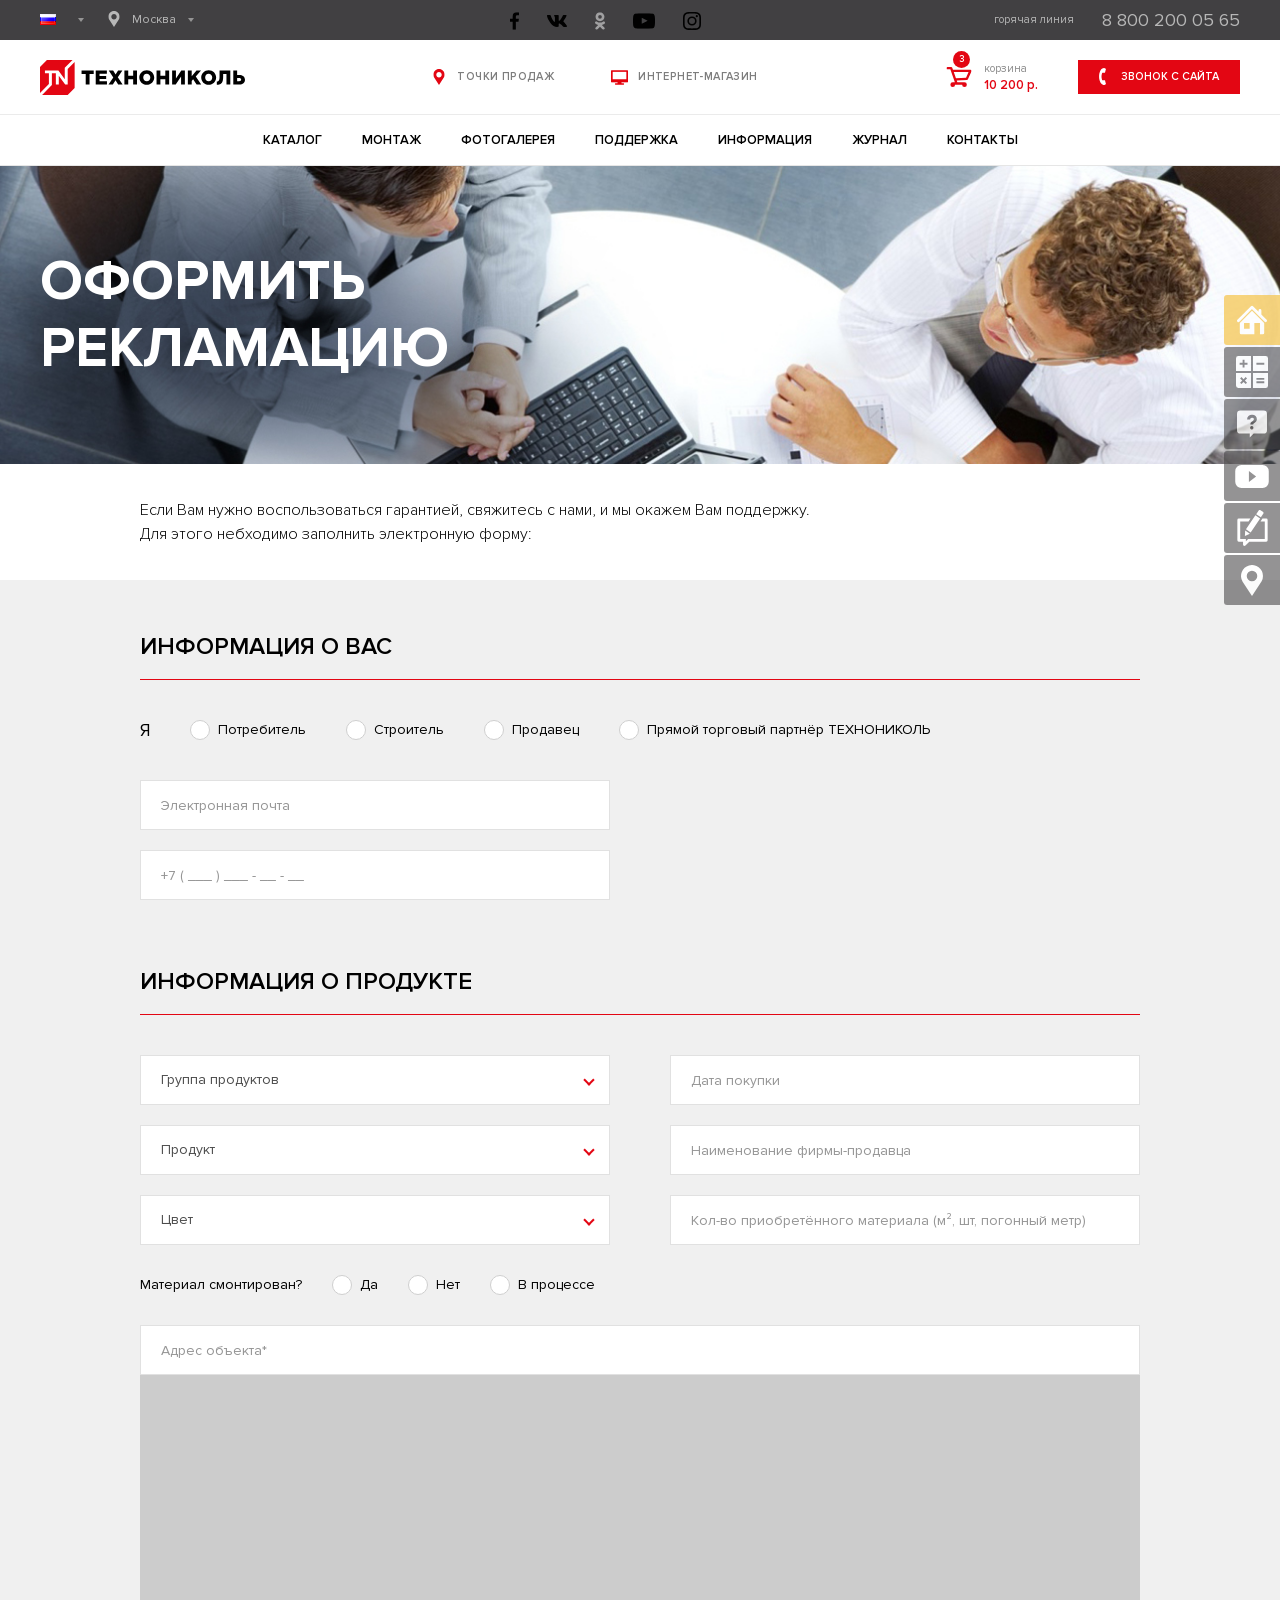
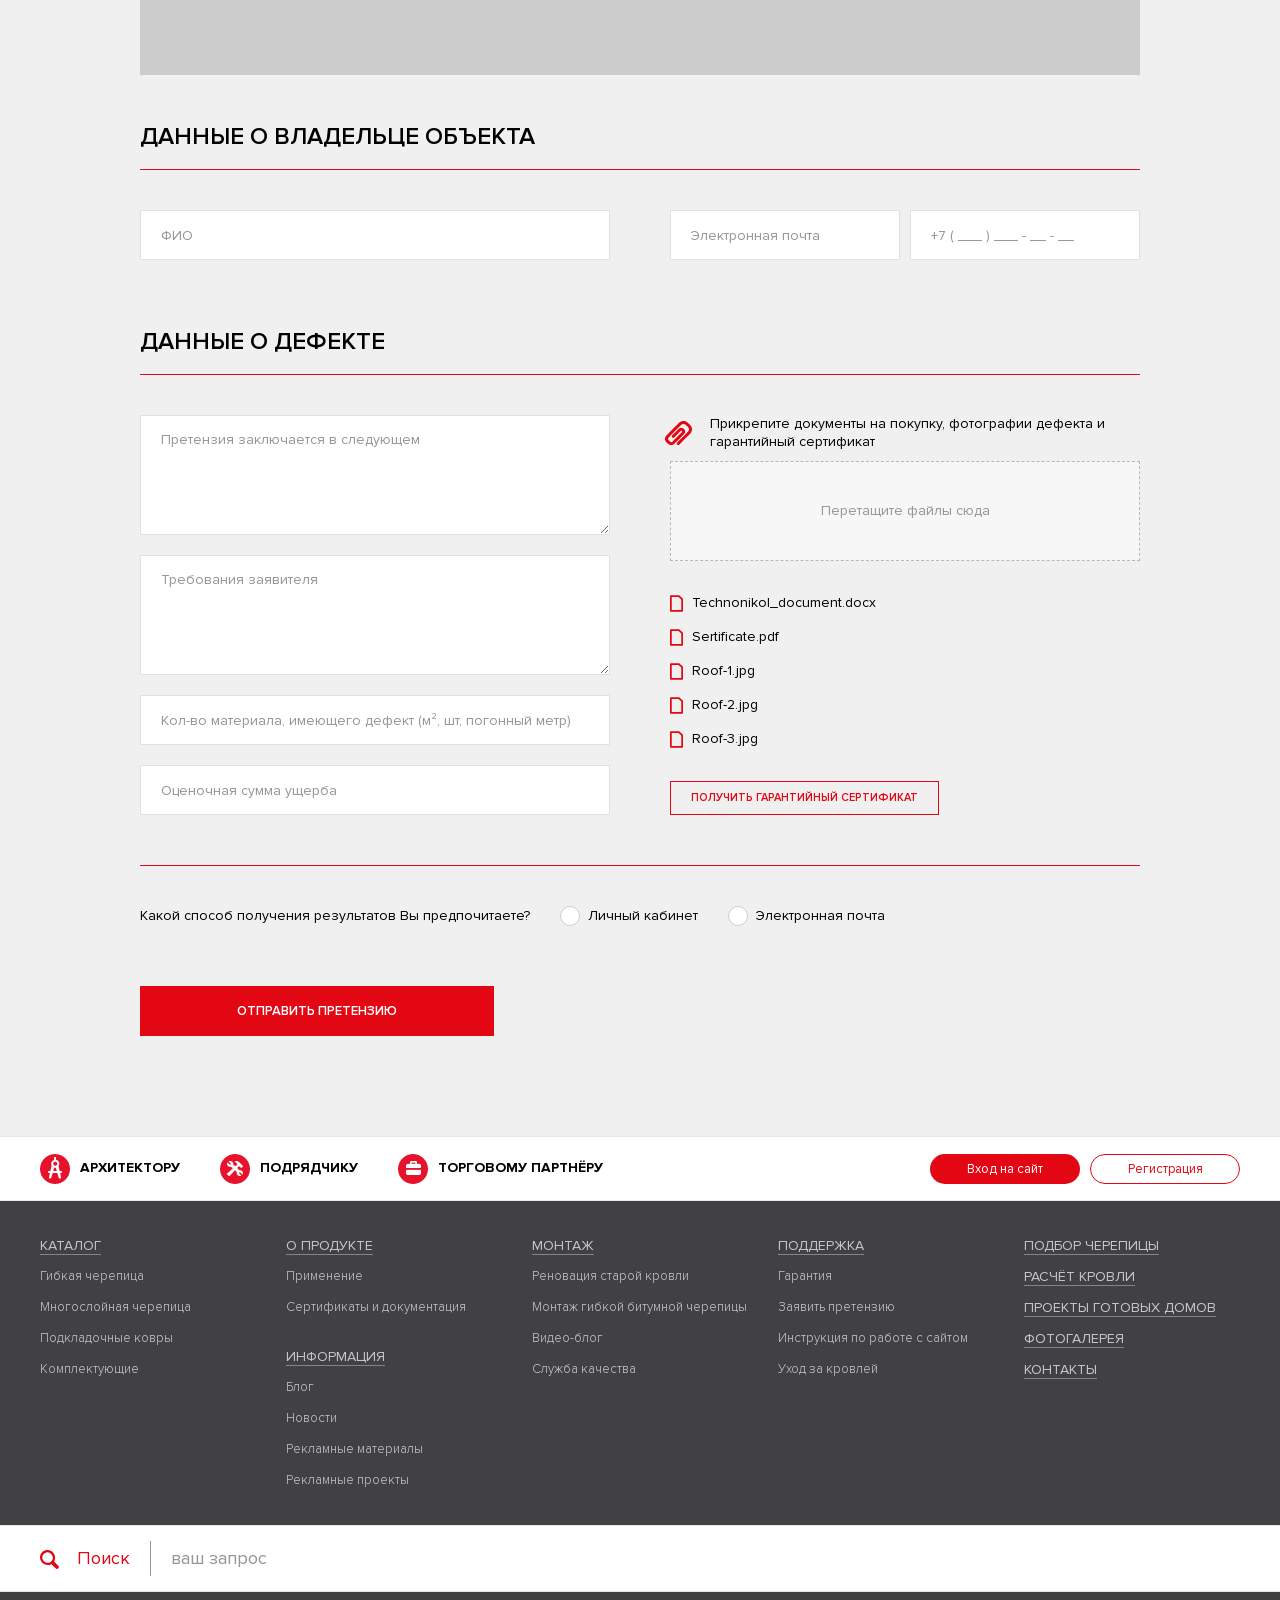
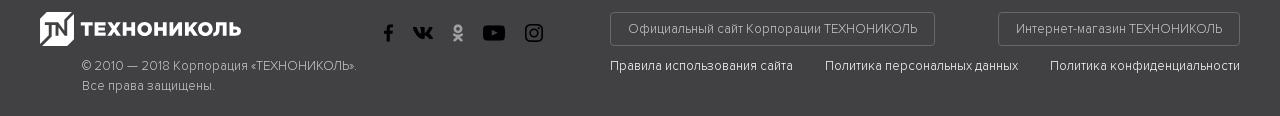
<file: claim.html>
<!DOCTYPE html>
<html lang="ru">
  <head>
    <meta charset="utf-8">
    <meta name="viewport" content="width=device-width, initial-scale=1, shrink-to-fit=no">
    <meta name="theme-color" content="#000">
    <meta name="format-detection" content="telephone=no">
    <meta http-equiv="X-UA-Compatible" content="IE=Edge">
    <meta name="robots" content="noindex, nofollow">
    <title>Оформить рекламацию - Technonicol</title>
    <link rel="shortcut icon" href="images/favicon.ico"><link href="http://shinglas.ru/bitrix/js/altasib/editortools/templates/spoiler_template/.default/style.css?14951244731167" type="text/css"  data-template-style="true"  rel="stylesheet" />
<link href="http://shinglas.ru/bitrix/js/altasib/editortools/templates/tabs_template/.default/style.css?14951244732774" type="text/css"  data-template-style="true"  rel="stylesheet" />
<link href="http://shinglas.ru/local/css/style.min.css?1542753164934860" type="text/css"  data-template-style="true"  rel="stylesheet" />
<link href="http://shinglas.ru/local/css/lang/ru.css?150168917556" type="text/css"  data-template-style="true"  rel="stylesheet" />
<link href="http://shinglas.ru/bitrix/js/main/core/css/core.min.css?14951244742854" type="text/css"  data-template-style="true"  rel="stylesheet" />
<link href="http://shinglas.ru/local/bitrix/templates/smartinner/styles.css?1501689175365" type="text/css"  data-template-style="true"  rel="stylesheet" />
    <link rel="stylesheet" href="css/sprites.css">
    <link rel="stylesheet" href="css/normalize.css">
    <link rel="stylesheet" href="css/base.css">
    <link rel="stylesheet" href="css/slick.css">
    <link rel="stylesheet" href="css/fancybox.css">
    <link rel="stylesheet" href="css/autocomplete.css">
    <link rel="stylesheet" href="css/components.css">
    <link rel="stylesheet" href="css/layout.css">
    <link rel="stylesheet" href="css/states.css">
    <link rel="stylesheet" href="css/prod.css">
    <link rel="stylesheet" href="css/read.css">
    <link rel="stylesheet" href="css/comfort.css">
    <link rel="stylesheet" href="css/mounting.css">
    <link rel="stylesheet" href="css/claim.css">
  </head>
  <body class="page-claim">
    <div class="app">
      <!-- Nav Fixed :: Start-->
      <nav class="nav-fixed js-nav-fixed">
        <button class="nav-fixed__trigger"></button>
        <ul class="nav-fixed__menu">
          <li><a class="nav-fixed__link nav-fixed__link--hightlight" href="#"><span class="nav-fixed__link-icon">
                <svg class="icon-nav-01">
                  <use xlink:href="sprites/sprite.svg#icon-nav-01"></use>
                </svg></span><span class="nav-fixed__link-text">Подбор черепицы</span></a></li>
          <li><a class="nav-fixed__link" href="#"><span class="nav-fixed__link-icon">
                <svg class="icon-nav-02">
                  <use xlink:href="sprites/sprite.svg#icon-nav-02"></use>
                </svg></span><span class="nav-fixed__link-text">...</span></a></li>
          <li><a class="nav-fixed__link" href="#"><span class="nav-fixed__link-icon">
                <svg class="icon-nav-03">
                  <use xlink:href="sprites/sprite.svg#icon-nav-03"></use>
                </svg></span><span class="nav-fixed__link-text">...</span></a></li>
          <li><a class="nav-fixed__link" href="#"><span class="nav-fixed__link-icon">
                <svg class="icon-nav-04">
                  <use xlink:href="sprites/sprite.svg#icon-nav-04"></use>
                </svg></span><span class="nav-fixed__link-text">...</span></a></li>
          <li><a class="nav-fixed__link" href="#"><span class="nav-fixed__link-icon">
                <svg class="icon-nav-05">
                  <use xlink:href="sprites/sprite.svg#icon-nav-05"></use>
                </svg></span><span class="nav-fixed__link-text">...</span></a></li>
          <li><a class="nav-fixed__link" href="#"><span class="nav-fixed__link-icon">
                <svg class="icon-nav-06">
                  <use xlink:href="sprites/sprite.svg#icon-nav-06"></use>
                </svg></span><span class="nav-fixed__link-text">...</span></a></li>
        </ul>
      </nav>
      <!-- Nav :: Fixed :: End-->
      <!-- Header :: Start-->
      <header class="header">
        <div class="header__panel header__panel--top">
          <div class="container-fluid">
            <div class="header__language">
              <button class="header__language-trigger">
                <svg class="icon-language-ru">
                  <use xlink:href="sprites/sprite.svg#icon-language-ru"></use>
                </svg>
              </button>
              <div class="header__language-dropdown">
                <ul class="header__language-menu">
                  <li><a class="header__language-link is-active" href="#">
                      <svg class="icon-language-ru">
                        <use xlink:href="sprites/sprite.svg#icon-language-ru"></use>
                      </svg>Русский</a></li>
                  <li><a class="header__language-link" href="#">
                      <svg class="icon-language-kz">
                        <use xlink:href="sprites/sprite.svg#icon-language-kz"></use>
                      </svg>Қазақ Тілі</a></li>
                  <li><a class="header__language-link" href="#">
                      <svg class="icon-language-ita">
                        <use xlink:href="sprites/sprite.svg#icon-language-ita"></use>
                      </svg>Italiano</a></li>
                  <li><a class="header__language-link" href="#">
                      <svg class="icon-language-hun">
                        <use xlink:href="sprites/sprite.svg#icon-language-hun"></use>
                      </svg>Magyar</a></li>
                  <li><a class="header__language-link" href="#">
                      <svg class="icon-language-est">
                        <use xlink:href="sprites/sprite.svg#icon-language-est"></use>
                      </svg>Eesti Keel</a></li>
                  <li><a class="header__language-link" href="#">
                      <svg class="icon-language-lva">
                        <use xlink:href="sprites/sprite.svg#icon-language-lva"></use>
                      </svg>Latviešu Valoda</a></li>
                  <li><a class="header__language-link" href="#">
                      <svg class="icon-language-ltu">
                        <use xlink:href="sprites/sprite.svg#icon-language-ltu"></use>
                      </svg>Lietùvių Kalbà</a></li>
                  <li><a class="header__language-link" href="#">
                      <svg class="icon-language-ua">
                        <use xlink:href="sprites/sprite.svg#icon-language-ua"></use>
                      </svg>Українська</a></li>
                  <li><a class="header__language-link" href="#">
                      <svg class="icon-language-svn">
                        <use xlink:href="sprites/sprite.svg#icon-language-svn"></use>
                      </svg>Slovenský Jazyk</a></li>
                  <li><a class="header__language-link" href="#">
                      <svg class="icon-language-pol">
                        <use xlink:href="sprites/sprite.svg#icon-language-pol"></use>
                      </svg>Język Polski</a></li>
                  <li><a class="header__language-link" href="#">
                      <svg class="icon-language-tur">
                        <use xlink:href="sprites/sprite.svg#icon-language-tur"></use>
                      </svg>Türkçe</a></li>
                  <li><a class="header__language-link" href="#">
                      <svg class="icon-language-rou">
                        <use xlink:href="sprites/sprite.svg#icon-language-rou"></use>
                      </svg>Limba Română</a></li>
                  <li><a class="header__language-link" href="#">
                      <svg class="icon-language-bgr">
                        <use xlink:href="sprites/sprite.svg#icon-language-bgr"></use>
                      </svg>Български Езык</a></li>
                  <li><a class="header__language-link" href="#">
                      <svg class="icon-language-cze">
                        <use xlink:href="sprites/sprite.svg#icon-language-cze"></use>
                      </svg>Čeština</a></li>
                  <li><a class="header__language-link" href="#">
                      <svg class="icon-language-deu">
                        <use xlink:href="sprites/sprite.svg#icon-language-deu"></use>
                      </svg>Deutsch</a></li>
                  <li><a class="header__language-link" href="#">
                      <svg class="icon-language-eng">
                        <use xlink:href="sprites/sprite.svg#icon-language-eng"></use>
                      </svg>English</a></li>
                </ul>
              </div>
            </div>
            <div class="header__location">
              <button class="header__location-trigger" data-fancybox data-src="#popup-location">
                <svg class="icon-location">
                  <use xlink:href="sprites/sprite.svg#icon-location"></use>
                </svg>Москва
              </button>
            </div>
            <nav class="header__social"><a class="header__social-link" href="#">
                <svg class="icon-social-fb">
                  <use xlink:href="sprites/sprite.svg#icon-social-fb"></use>
                </svg></a><a class="header__social-link" href="#">
                <svg class="icon-social-vk">
                  <use xlink:href="sprites/sprite.svg#icon-social-vk"></use>
                </svg></a><a class="header__social-link" href="#">
                <svg class="icon-social-od">
                  <use xlink:href="sprites/sprite.svg#icon-social-od"></use>
                </svg></a><a class="header__social-link" href="#">
                <svg class="icon-social-yt">
                  <use xlink:href="sprites/sprite.svg#icon-social-yt"></use>
                </svg></a><a class="header__social-link" href="#">
                <svg class="icon-social-im">
                  <use xlink:href="sprites/sprite.svg#icon-social-im"></use>
                </svg></a></nav>
            <p class="header__phone"><small class="header__phone-text">горячая линия</small><a class="header__phone-link" href="tel:88002000565">8 800 200 05 65</a></p>
          </div>
        </div>
        <div class="header__panel header__panel--middle">
          <div class="container-fluid">
            <div class="header__logo"><a href="#"><img src="images/logo.svg" alt="ТЕХНОНИКОЛЬ"></a></div>
            <nav class="header__links"><a class="header__links-item" href="#">
                <svg class="icon-location">
                  <use xlink:href="sprites/sprite.svg#icon-location"></use>
                </svg>точки продаж</a><a class="header__links-item" href="#">
                <svg class="icon-shop">
                  <use xlink:href="sprites/sprite.svg#icon-shop"></use>
                </svg>интернет-магазин</a></nav><a class="header__basket" href="#">
              <figure class="header__basket-icon">
                <svg class="icon-basket">
                  <use xlink:href="sprites/sprite.svg#icon-basket"></use>
                </svg>
                <mark>3</mark>
              </figure>
              <p class="header__basket-price"><small>корзина</small>10 200 р.</p></a>
            <div class="header__call"><a class="btn btn--34 btn--red" href="#">
                <svg class="icon-call">
                  <use xlink:href="sprites/sprite.svg#icon-call"></use>
                </svg>звонок с сайта</a></div>
          </div>
        </div>
        <div class="header__panel header__panel--bottom">
          <div class="container-fluid">
            <nav class="header__nav">
              <button class="header__nav-trigger"><span></span><span></span><span></span></button>
              <div class="header__nav-content">
                <ul class="header__nav-menu">
                  <li><a class="header__nav-link header__nav-link--arrow" href="#">Каталог</a>
                    <div class="header__nav-dropdown"><span class="header__nav-back">
                        <svg class="icon-back">
                          <use xlink:href="sprites/sprite.svg#icon-back"></use>
                        </svg>назад</span>
                      <div class="header__nav-group">
                        <ul class="header__nav-menu">
                          <li><a class="header__nav-link header__nav-link--arrow" href="#">Гибкая черепица</a>
                            <div class="header__nav-dropdown"><span class="header__nav-back">
                                <svg class="icon-back">
                                  <use xlink:href="sprites/sprite.svg#icon-back"></use>
                                </svg>назад</span>
                              <ul class="header__nav-menu">
                                <li><a class="header__nav-link" href="#">Серия Ультра</a>
                                  <ul class="header__nav-menu header__nav-menu--sub">
                                    <li><a class="header__nav-link" href="#">Самба</a></li>
                                    <li><a class="header__nav-link" href="#">Фокстрот</a></li>
                                  </ul>
                                </li>
                                <li><a class="header__nav-link" href="#">Серия Классик</a>
                                  <ul class="header__nav-menu header__nav-menu--sub">
                                    <li><a class="header__nav-link" href="#">Модерн</a></li>
                                    <li><a class="header__nav-link" href="#">Румба</a></li>
                                    <li><a class="header__nav-link" href="#">Кадриль</a></li>
                                    <li><a class="header__nav-link" href="#">Фламенко</a></li>
                                    <li><a class="header__nav-link" href="#">Танго</a></li>
                                  </ul>
                                </li>
                                <li><a class="header__nav-link" href="#">Серия Финская</a>
                                  <ul class="header__nav-menu header__nav-menu--sub">
                                    <li><a class="header__nav-link" href="#">Аккорд</a></li>
                                    <li><a class="header__nav-link" href="#">Соната</a></li>
                                  </ul>
                                </li>
                                <li><a class="header__nav-link" href="#">КОНЬКОВО-КАРНИЗНАЯ ЧЕРЕПИЦА</a></li>
                              </ul>
                            </div>
                          </li>
                        </ul>
                      </div>
                      <div class="header__nav-group">
                        <ul class="header__nav-menu">
                          <li><a class="header__nav-link header__nav-link--arrow" href="#">Многослойная черепица</a>
                            <div class="header__nav-dropdown"><span class="header__nav-back">
                                <svg class="icon-back">
                                  <use xlink:href="sprites/sprite.svg#icon-back"></use>
                                </svg>назад</span>
                              <ul class="header__nav-menu header__nav-menu--sub">
                                <li><a class="header__nav-link" href="#">Атлантика</a></li>
                                <li><a class="header__nav-link" href="#">Континент</a></li>
                                <li><a class="header__nav-link" href="#">Вестерн</a></li>
                                <li><a class="header__nav-link" href="#">Джаз</a></li>
                                <li><a class="header__nav-link" href="#">Кантри</a></li>
                                <li><a class="header__nav-link" href="#">Ранчо</a></li>
                              </ul>
                            </div>
                          </li>
                        </ul>
                      </div>
                      <div class="header__nav-group">
                        <ul class="header__nav-menu">
                          <li><a class="header__nav-link" href="#">Комплектующие для кровли</a>
                            <div class="header__nav-dropdown"><span class="header__nav-back">
                                <svg class="icon-back">
                                  <use xlink:href="sprites/sprite.svg#icon-back"></use>
                                </svg>назад</span>
                              <ul class="header__nav-menu header__nav-menu--sub">
                                <li><a class="header__nav-link" href="#">Планки и гвозди</a></li>
                                <li><a class="header__nav-link" href="#">Снегодержатели</a></li>
                                <li><a class="header__nav-link" href="#">Строительная химия</a></li>
                                <li><a class="header__nav-link" href="#">Планки и гвозди</a></li>
                                <li><a class="header__nav-link" href="#">Снегодержатели</a></li>
                              </ul>
                            </div>
                          </li>
                        </ul>
                      </div>
                      <div class="header__nav-group">
                        <ul class="header__nav-menu">
                          <li><a class="header__nav-link" href="#">Фасадная плитка</a></li>
                          <li><a class="header__nav-link" href="#">Водосточная система</a></li>
                          <li><a class="header__nav-link" href="#">Пластиковая вентиляция</a></li>
                          <li><a class="header__nav-link" href="#">Пневмоинструмент</a></li>
                        </ul>
                      </div>
                    </div>
                  </li>
                  <li><a class="header__nav-link header__nav-link--arrow" href="#">Монтаж</a>
                    <div class="header__nav-dropdown"><span class="header__nav-back">
                        <svg class="icon-back">
                          <use xlink:href="sprites/sprite.svg#icon-back"></use>
                        </svg>назад</span>
                      <ul class="header__nav-menu">
                        <li><a class="header__nav-link" href="#">Гибкая черепица</a></li>
                        <li><a class="header__nav-link" href="#">Многослойная черепица</a></li>
                        <li><a class="header__nav-link" href="#">Фасадная плитка</a></li>
                        <li><a class="header__nav-link" href="#">Водосточная система</a></li>
                      </ul>
                    </div>
                  </li>
                  <li><a class="header__nav-link" href="#">Фотогалерея</a></li>
                  <li><a class="header__nav-link" href="#">Поддержка</a></li>
                  <li><a class="header__nav-link" href="#">Информация</a></li>
                  <li><a class="header__nav-link" href="#">Журнал</a></li>
                  <li><a class="header__nav-link" href="#">Контакты</a></li>
                </ul>
                <!-- For mobile only < 768px-->
                <div class="is-md-hidden">
                  <div class="header__nav-panel header__nav-panel--white">
                    <nav class="header__links"><a class="header__links-item" href="#">
                        <svg class="icon-location">
                          <use xlink:href="sprites/sprite.svg#icon-location"></use>
                        </svg>точки продаж</a><a class="header__links-item" href="#">
                        <svg class="icon-shop">
                          <use xlink:href="sprites/sprite.svg#icon-shop"></use>
                        </svg>интернет-магазин</a></nav><a class="header__basket" href="#">
                      <figure class="header__basket-icon">
                        <svg class="icon-basket">
                          <use xlink:href="sprites/sprite.svg#icon-basket"></use>
                        </svg>
                        <mark>3</mark>
                      </figure>
                      <p class="header__basket-price"><small>корзина</small>10 200 р.</p></a>
                    <div class="header__call"><a class="btn btn--34 btn--red" href="#">
                        <svg class="icon-call">
                          <use xlink:href="sprites/sprite.svg#icon-call"></use>
                        </svg>звонок с сайта</a></div>
                  </div>
                  <div class="header__nav-panel header__nav-panel--dark">
                    <div class="header__language">
                      <button class="header__language-trigger">
                        <svg class="icon-language-ru">
                          <use xlink:href="sprites/sprite.svg#icon-language-ru"></use>
                        </svg>Русский
                      </button>
                      <div class="header__language-dropdown">
                        <ul class="header__language-menu">
                          <li><a class="header__language-link is-active" href="#">
                              <svg class="icon-language-ru">
                                <use xlink:href="sprites/sprite.svg#icon-language-ru"></use>
                              </svg>Русский</a></li>
                          <li><a class="header__language-link" href="#">
                              <svg class="icon-language-kz">
                                <use xlink:href="sprites/sprite.svg#icon-language-kz"></use>
                              </svg>Қазақ Тілі</a></li>
                          <li><a class="header__language-link" href="#">
                              <svg class="icon-language-ita">
                                <use xlink:href="sprites/sprite.svg#icon-language-ita"></use>
                              </svg>Italiano</a></li>
                          <li><a class="header__language-link" href="#">
                              <svg class="icon-language-hun">
                                <use xlink:href="sprites/sprite.svg#icon-language-hun"></use>
                              </svg>Magyar</a></li>
                          <li><a class="header__language-link" href="#">
                              <svg class="icon-language-est">
                                <use xlink:href="sprites/sprite.svg#icon-language-est"></use>
                              </svg>Eesti Keel</a></li>
                          <li><a class="header__language-link" href="#">
                              <svg class="icon-language-lva">
                                <use xlink:href="sprites/sprite.svg#icon-language-lva"></use>
                              </svg>Latviešu Valoda</a></li>
                          <li><a class="header__language-link" href="#">
                              <svg class="icon-language-ltu">
                                <use xlink:href="sprites/sprite.svg#icon-language-ltu"></use>
                              </svg>Lietùvių Kalbà</a></li>
                          <li><a class="header__language-link" href="#">
                              <svg class="icon-language-ua">
                                <use xlink:href="sprites/sprite.svg#icon-language-ua"></use>
                              </svg>Українська</a></li>
                          <li><a class="header__language-link" href="#">
                              <svg class="icon-language-svn">
                                <use xlink:href="sprites/sprite.svg#icon-language-svn"></use>
                              </svg>Slovenský Jazyk</a></li>
                          <li><a class="header__language-link" href="#">
                              <svg class="icon-language-pol">
                                <use xlink:href="sprites/sprite.svg#icon-language-pol"></use>
                              </svg>Język Polski</a></li>
                          <li><a class="header__language-link" href="#">
                              <svg class="icon-language-tur">
                                <use xlink:href="sprites/sprite.svg#icon-language-tur"></use>
                              </svg>Türkçe</a></li>
                          <li><a class="header__language-link" href="#">
                              <svg class="icon-language-rou">
                                <use xlink:href="sprites/sprite.svg#icon-language-rou"></use>
                              </svg>Limba Română</a></li>
                          <li><a class="header__language-link" href="#">
                              <svg class="icon-language-bgr">
                                <use xlink:href="sprites/sprite.svg#icon-language-bgr"></use>
                              </svg>Български Езык</a></li>
                          <li><a class="header__language-link" href="#">
                              <svg class="icon-language-cze">
                                <use xlink:href="sprites/sprite.svg#icon-language-cze"></use>
                              </svg>Čeština</a></li>
                          <li><a class="header__language-link" href="#">
                              <svg class="icon-language-deu">
                                <use xlink:href="sprites/sprite.svg#icon-language-deu"></use>
                              </svg>Deutsch</a></li>
                          <li><a class="header__language-link" href="#">
                              <svg class="icon-language-eng">
                                <use xlink:href="sprites/sprite.svg#icon-language-eng"></use>
                              </svg>English</a></li>
                        </ul>
                      </div>
                    </div>
                    <div class="header__location">
                      <button class="header__location-trigger" data-fancybox data-src="#popup-location">
                        <svg class="icon-location">
                          <use xlink:href="sprites/sprite.svg#icon-location"></use>
                        </svg>Москва
                      </button>
                    </div>
                    <nav class="header__social"><a class="header__social-link" href="#">
                        <svg class="icon-social-fb">
                          <use xlink:href="sprites/sprite.svg#icon-social-fb"></use>
                        </svg></a><a class="header__social-link" href="#">
                        <svg class="icon-social-vk">
                          <use xlink:href="sprites/sprite.svg#icon-social-vk"></use>
                        </svg></a><a class="header__social-link" href="#">
                        <svg class="icon-social-od">
                          <use xlink:href="sprites/sprite.svg#icon-social-od"></use>
                        </svg></a><a class="header__social-link" href="#">
                        <svg class="icon-social-yt">
                          <use xlink:href="sprites/sprite.svg#icon-social-yt"></use>
                        </svg></a><a class="header__social-link" href="#">
                        <svg class="icon-social-im">
                          <use xlink:href="sprites/sprite.svg#icon-social-im"></use>
                        </svg></a></nav>
                    <p class="header__phone"><small class="header__phone-text">горячая линия</small><a class="header__phone-link" href="tel:88002000565">8 800 200 05 65</a></p>
                  </div>
                </div>
              </div>
            </nav>
          </div>
        </div>
      </header>
      <!-- Header :: End-->
      <!-- Main :: Start-->
      <main class="main">
        <!-- Claim :: Start-->
        <section class="claim">
          <div class="claim__head">
            <div class="container-fluid">
              <picture class="claim__head-image">
                <source srcset="images/img-claim-320.jpg" media="(max-width: 767px)"><img src="images/img-claim.jpg" alt="">
              </picture>
              <h1 class="claim__head-title">Оформить<br>рекламацию</h1>
            </div>
          </div>
          <div class="claim__body">
            <div class="container-fluid">
              <div class="claim__desc">
                <p>Если Вам нужно воспользоваться гарантией, свяжитесь с нами, и мы окажем Вам поддержку.<br>Для этого небходимо заполнить электронную форму:</p>
              </div>
              <div class="claim__form">
                <form action="#">
                  <fieldset class="claim__form-fieldset"><span class="ui-legend">Информация о Вас</span>
                    <div class="ui-group ui-group--about">
                      <label class="ui-label">Я</label>
                      <label class="ui-check">
                        <input class="ui-check__input" type="radio" name="about"><span class="ui-check__radio"></span>Потребитель
                      </label>
                      <label class="ui-check">
                        <input class="ui-check__input" type="radio" name="about"><span class="ui-check__radio"></span>Строитель
                      </label>
                      <label class="ui-check">
                        <input class="ui-check__input" type="radio" name="about"><span class="ui-check__radio"></span>Продавец
                      </label>
                      <label class="ui-check">
                        <input class="ui-check__input" type="radio" name="about"><span class="ui-check__radio"></span>Прямой торговый партнёр ТЕХНОНИКОЛЬ
                      </label>
                    </div>
                    <div class="row">
                      <div class="col-md-6">
                        <input class="ui-input" type="email" placeholder="Электронная почта">
                        <input class="ui-input" type="tel" placeholder="+7 ( ___ ) ___ - __ - __">
                      </div>
                    </div>
                  </fieldset>
                  <fieldset class="claim__form-fieldset"><span class="ui-legend">Информация о продукте</span>
                    <div class="row">
                      <div class="col-md-6">
                        <select class="ui-select">
                          <option>Группа продуктов</option>
                          <option>Группа продуктов 1</option>
                          <option>Группа продуктов 2</option>
                          <option>Группа продуктов 3</option>
                        </select>
                        <select class="ui-select">
                          <option>Продукт</option>
                          <option>Продукт 1</option>
                          <option>Продукт 2</option>
                          <option>Продукт 3</option>
                        </select>
                        <select class="ui-select">
                          <option>Цвет</option>
                          <option>Цвет 1</option>
                          <option>Цвет 2</option>
                          <option>Цвет 3</option>
                        </select>
                      </div>
                      <div class="col-md-6">
                        <input class="ui-input" type="text" placeholder="Дата покупки">
                        <input class="ui-input" type="text" placeholder="Наименование фирмы-продавца">
                        <input class="ui-input" type="text" placeholder="Кол-во приобретённого материала (м², шт, погонный метр)">
                      </div>
                    </div>
                    <div class="ui-group ui-group--mounted">
                      <label class="ui-label">Материал смонтирован?</label>
                      <label class="ui-check">
                        <input class="ui-check__input" type="radio" name="mounted"><span class="ui-check__radio"></span>Да
                      </label>
                      <label class="ui-check">
                        <input class="ui-check__input" type="radio" name="mounted"><span class="ui-check__radio"></span>Нет
                      </label>
                      <label class="ui-check">
                        <input class="ui-check__input" type="radio" name="mounted"><span class="ui-check__radio"></span>В процессе
                      </label>
                    </div>
                    <div class="ui-geo">
                      <input type="hidden" placeholder="55.753215" js-set-lat>
                      <input type="hidden" placeholder="37.622504" js-set-long>
                      <input class="ui-input" type="text" placeholder="Адрес объекта*" js-set-placemark js-map-suggestions>
                      <div class="ui-map" id="geomap"></div>
                    </div>
                  </fieldset>
                  <fieldset class="claim__form-fieldset"><span class="ui-legend">Данные о владельце объекта</span>
                    <div class="row">
                      <div class="col-md-6">
                        <input class="ui-input" type="text" placeholder="ФИО">
                      </div>
                      <div class="col-md-6">
                        <div class="row row-gutter-10">
                          <div class="col-md-6">
                            <input class="ui-input" type="email" placeholder="Электронная почта">
                          </div>
                          <div class="col-md-6">
                            <input class="ui-input" type="tel" placeholder="+7 ( ___ ) ___ - __ - __">
                          </div>
                        </div>
                      </div>
                    </div>
                  </fieldset>
                  <fieldset class="claim__form-fieldset"><span class="ui-legend">Данные о дефекте</span>
                    <div class="row">
                      <div class="col-md-6">
                        <textarea class="ui-textarea" placeholder="Претензия заключается в следующем"></textarea>
                        <textarea class="ui-textarea" placeholder="Требования заявителя"></textarea>
                        <input class="ui-input" type="text" placeholder="Кол-во материала, имеющего дефект (м², шт, погонный метр)">
                        <input class="ui-input" type="text" placeholder="Оценочная сумма ущерба">
                      </div>
                      <div class="col-md-6">
                        <label class="ui-file">
                          <input class="ui-file__input" type="file">
                          <p class="ui-file__text">
                            <svg class="icon-file">
                              <use xlink:href="sprites/sprite.svg#icon-file"></use>
                            </svg>Прикрепите документы на покупку, фотографии дефекта и гарантийный сертификат
                          </p>
                          <div class="ui-file__upload"><span class="ui-file__desktop">Перетащите файлы сюда</span><span class="ui-file__mobile">
                              <svg class="icon-file">
                                <use xlink:href="sprites/sprite.svg#icon-file"></use>
                              </svg>Загрузить файл</span></div>
                        </label>
                        <div class="ui-docs"><span class="ui-docs__item">
                            <svg class="icon-docs">
                              <use xlink:href="sprites/sprite.svg#icon-docs"></use>
                            </svg><span class="ui-docs__delete"></span>Technonikol_document.docx</span><span class="ui-docs__item">
                            <svg class="icon-docs">
                              <use xlink:href="sprites/sprite.svg#icon-docs"></use>
                            </svg><span class="ui-docs__delete"></span>Sertificate.pdf</span><span class="ui-docs__item">
                            <svg class="icon-docs">
                              <use xlink:href="sprites/sprite.svg#icon-docs"></use>
                            </svg><span class="ui-docs__delete"></span>Roof-1.jpg</span><span class="ui-docs__item">
                            <svg class="icon-docs">
                              <use xlink:href="sprites/sprite.svg#icon-docs"></use>
                            </svg><span class="ui-docs__delete"></span>Roof-2.jpg</span><span class="ui-docs__item">
                            <svg class="icon-docs">
                              <use xlink:href="sprites/sprite.svg#icon-docs"></use>
                            </svg><span class="ui-docs__delete"></span>Roof-3.jpg</span></div><a class="btn btn--36 btn--red-empty" href="#">Получить гарантийный сертификат</a>
                      </div>
                    </div>
                    <hr>
                    <div class="ui-group ui-group--method">
                      <label class="ui-label">Какой способ получения результатов Вы предпочитаете?</label>
                      <label class="ui-check">
                        <input class="ui-check__input" type="radio" name="method"><span class="ui-check__radio"></span>Личный кабинет
                      </label>
                      <label class="ui-check">
                        <input class="ui-check__input" type="radio" name="method"><span class="ui-check__radio"></span>Электронная почта
                      </label>
                    </div>
                    <div class="claim__form-control">
                      <button class="btn btn--50 btn--red">отправить претензию</button>
                    </div>
                  </fieldset>
                </form>
              </div>
            </div>
          </div>
        </section>
        <!-- Claim :: End-->
      </main>
      <!-- Main :: End-->
      <!-- Footer :: Start-->
      <footer class="footer">
        <div class="footer__panel footer__panel--white">
          <div class="container-fluid">
            <div class="footer__partners">
              <button class="footer__partners-btn">партнёрам
                <svg class="icon-arrow-down">
                  <use xlink:href="sprites/sprite.svg#icon-arrow-down"></use>
                </svg>
              </button>
              <div class="footer__partners-dropdown">
                <ul class="footer__partners-menu">
                  <li><a class="footer__partners-link" href="#">
                      <svg class="icon-partners-01">
                        <use xlink:href="sprites/sprite.svg#icon-partners-01"></use>
                      </svg>архитектору</a></li>
                  <li><a class="footer__partners-link" href="#">
                      <svg class="icon-partners-02">
                        <use xlink:href="sprites/sprite.svg#icon-partners-02"></use>
                      </svg>подрядчику</a></li>
                  <li><a class="footer__partners-link" href="#">
                      <svg class="icon-partners-03">
                        <use xlink:href="sprites/sprite.svg#icon-partners-03"></use>
                      </svg>торговому партнёру</a></li>
                </ul>
                <div class="footer__partners-control"><a class="btn btn--rounded btn--30 btn--red" href="#">Вход на сайт</a><a class="btn btn--rounded btn--30 btn--red-empty" href="#">Регистрация</a></div>
              </div>
            </div>
          </div>
        </div>
        <div class="footer__panel footer__panel--dark">
          <div class="container-fluid">
            <nav class="footer__nav">
              <div class="row">
                <div class="col-md">
                  <div class="footer__nav-group"><span class="footer__nav-title"><a class="footer__nav-link" href="#">Каталог</a></span>
                    <ul class="footer__nav-menu">
                      <li><a class="footer__nav-link" href="#">Гибкая черепица</a></li>
                      <li><a class="footer__nav-link" href="#">Многослойная черепица</a></li>
                      <li><a class="footer__nav-link" href="#">Подкладочные ковры</a></li>
                      <li><a class="footer__nav-link" href="#">Комплектующие</a></li>
                    </ul>
                  </div>
                </div>
                <div class="col-md">
                  <div class="footer__nav-group"><span class="footer__nav-title"><a class="footer__nav-link" href="#">о продукте</a></span>
                    <ul class="footer__nav-menu">
                      <li><a class="footer__nav-link" href="#">Применение</a></li>
                      <li><a class="footer__nav-link" href="#">Сертификаты и документация</a></li>
                    </ul>
                  </div>
                  <div class="footer__nav-group"><span class="footer__nav-title"><a class="footer__nav-link" href="#">информация</a></span>
                    <ul class="footer__nav-menu">
                      <li><a class="footer__nav-link" href="#">Блог</a></li>
                      <li><a class="footer__nav-link" href="#">Новости</a></li>
                      <li><a class="footer__nav-link" href="#">Рекламные материалы</a></li>
                      <li><a class="footer__nav-link" href="#">Рекламные проекты</a></li>
                    </ul>
                  </div>
                </div>
                <div class="col-md">
                  <div class="footer__nav-group"><span class="footer__nav-title"><a class="footer__nav-link" href="#">монтаж</a></span>
                    <ul class="footer__nav-menu">
                      <li><a class="footer__nav-link" href="#">Реновация старой кровли</a></li>
                      <li><a class="footer__nav-link" href="#">Монтаж гибкой битумной черепицы</a></li>
                      <li><a class="footer__nav-link" href="#">Видео-блог</a></li>
                      <li><a class="footer__nav-link" href="#">Служба качества</a></li>
                    </ul>
                  </div>
                </div>
                <div class="col-md">
                  <div class="footer__nav-group"><span class="footer__nav-title"><a class="footer__nav-link" href="#">поддержка</a></span>
                    <ul class="footer__nav-menu">
                      <li><a class="footer__nav-link" href="#">Гарантия</a></li>
                      <li><a class="footer__nav-link" href="#">Заявить претензию</a></li>
                      <li><a class="footer__nav-link" href="#">Инструкция по работе с сайтом</a></li>
                      <li><a class="footer__nav-link" href="#">Уход за кровлей</a></li>
                    </ul>
                  </div>
                </div>
                <div class="col-md">
                  <div class="footer__nav-group"><span class="footer__nav-title"><a class="footer__nav-link" href="#">подбор черепицы</a></span><span class="footer__nav-title"><a class="footer__nav-link" href="#">Расчёт кровли</a></span><span class="footer__nav-title"><a class="footer__nav-link" href="#">проекты готовых домов</a></span><span class="footer__nav-title"><a class="footer__nav-link" href="#">фотогалерея</a></span><span class="footer__nav-title"><a class="footer__nav-link" href="#">контакты</a></span></div>
                </div>
              </div>
            </nav>
          </div>
        </div>
        <div class="footer__panel footer__panel--white">
          <div class="container-fluid">
            <div class="footer__search">
              <form action="#">
                <div class="footer__search-field">
                  <button class="footer__search-btn">
                    <svg class="icon-search">
                      <use xlink:href="sprites/sprite.svg#icon-search"></use>
                    </svg>Поиск
                  </button>
                  <input class="footer__search-input" type="search" placeholder="ваш запрос">
                </div>
              </form>
            </div>
          </div>
        </div>
        <div class="footer__panel footer__panel--dark">
          <div class="container-fluid">
            <div class="row">
              <div class="col-xl-auto order-xl-2">
                <nav class="footer__social"><a class="footer__social-link" href="#">
                    <svg class="icon-social-fb">
                      <use xlink:href="sprites/sprite.svg#icon-social-fb"></use>
                    </svg></a><a class="footer__social-link" href="#">
                    <svg class="icon-social-vk">
                      <use xlink:href="sprites/sprite.svg#icon-social-vk"></use>
                    </svg></a><a class="footer__social-link" href="#">
                    <svg class="icon-social-od">
                      <use xlink:href="sprites/sprite.svg#icon-social-od"></use>
                    </svg></a><a class="footer__social-link" href="#">
                    <svg class="icon-social-yt">
                      <use xlink:href="sprites/sprite.svg#icon-social-yt"></use>
                    </svg></a><a class="footer__social-link" href="#">
                    <svg class="icon-social-im">
                      <use xlink:href="sprites/sprite.svg#icon-social-im"></use>
                    </svg></a></nav>
              </div>
              <div class="col-xl-auto order-xl-3">
                <nav class="footer__info">
                  <div class="footer__info-group"><a class="footer__info-btn" href="#">Официальный сайт Корпорации ТЕХНОНИКОЛЬ</a><a class="footer__info-btn" href="#">Интернет-магазин ТЕХНОНИКОЛЬ</a></div>
                  <div class="footer__info-group"><a class="footer__info-link" href="#">Правила использования сайта </a><a class="footer__info-link" href="#">Политика персональных данных</a><a class="footer__info-link" href="#">Политика конфиденциальности</a></div>
                </nav>
              </div>
              <div class="col-xl-3 order-xl-1">
                <div class="footer__logo"><a href="#"><img src="images/logo-white.svg" alt="ТЕХНОНИКОЛЬ"></a></div>
                <p class="footer__copyright">© 2010 — 2018 Корпорация «ТЕХНОНИКОЛЬ». Все права защищены.</p>
              </div>
            </div>
          </div>
        </div>
      </footer>
      <!-- Footer :: End-->
      <!-- Popups :: Start-->
      <div class="popup" style="display: none;" id="popup-location">
        <div class="location">
          <button class="location__close" data-fancybox-close>
            <svg class="icon-close">
              <use xlink:href="sprites/sprite.svg#icon-close"></use>
            </svg>
          </button><span class="location__heading">
            <svg class="icon-location">
              <use xlink:href="sprites/sprite.svg#icon-location"></use>
            </svg>Выберите ваше местоположение</span>
          <ul class="location__cities">
            <li><a class="location__cities-link" href="#">Москва</a></li>
            <li><a class="location__cities-link" href="#">Сочи</a></li>
            <li><a class="location__cities-link" href="#">Пермь</a></li>
            <li><a class="location__cities-link" href="#">Тула</a></li>
            <li><a class="location__cities-link" href="#">Барнаул</a></li>
            <li><a class="location__cities-link" href="#">Самара</a></li>
            <li><a class="location__cities-link" href="#">Владивосток</a></li>
            <li><a class="location__cities-link" href="#">Тюмень</a></li>
            <li><a class="location__cities-link" href="#">Уфа</a></li>
            <li><a class="location__cities-link" href="#">Курган</a></li>
            <li><a class="location__cities-link" href="#">Ростов-на-Дону</a></li>
            <li><a class="location__cities-link" href="#">Сургут</a></li>
            <li><a class="location__cities-link" href="#">Волгоград</a></li>
            <li><a class="location__cities-link" href="#">Санкт-Петербург</a></li>
            <li><a class="location__cities-link" href="#">Рязань</a></li>
            <li><a class="location__cities-link" href="#">Хабаровск</a></li>
            <li><a class="location__cities-link" href="#">Нижний Новгород</a></li>
            <li><a class="location__cities-link" href="#">Новосибирск</a></li>
            <li><a class="location__cities-link" href="#">Екатеринбург</a></li>
            <li><a class="location__cities-link" href="#">Челябинск</a></li>
            <li><a class="location__cities-link" href="#">Краснодар</a></li>
            <li><a class="location__cities-link" href="#">Омск</a></li>
            <li><a class="location__cities-link" href="#">Казань</a></li>
            <li><a class="location__cities-link" href="#">Ярославль</a></li>
          </ul>
          <div class="location__form">
            <form action="#">
              <label class="location__label">Не нашли свой город в списке — воспользуйтесь поиском:</label>
              <div class="location__field">
                <button class="location__btn">
                  <svg class="icon-search">
                    <use xlink:href="sprites/sprite.svg#icon-search"></use>
                  </svg>
                </button>
                <input class="location__input js-autocomplete" type="text" placeholder="Введите название города, региона или страны">
              </div>
              <div class="location__control">
                <p class="location__choice">Ваше местоположение:<b>Москва</b></p>
                <button class="btn btn--50 btn--red">подтвердить</button>
              </div>
            </form>
          </div>
        </div>
      </div>
      <!-- Popups :: End-->
    </div>
    <!-- Scripts :: Start--><script type="text/javascript">var APP = {"locationData":{"LOCATIONS_CODES":{"COUNTRY":"russia","GIPER_REGION":"russia_centr","REGION":"russia_centr:moscow_region","CITY":"moscow"},"CURRENCY":{"CURRENCY":"RUB","FORMAT_STRING":"#<span class=\"rub\"><\/span>","DEC_POINT":".","THOUSANDS_SEP":"","DECIMALS":"0","HIDE_ZERO":"Y","FORMAT_DEBRIS":["","<span class=\"rub\"><\/span>"]}},"DEVICE":{"mobile":false,"tablet":false},"xLocMessages":{"COLOR_NOTACCESS":"\u0414\u0430\u043d\u043d\u044b\u0439 \u0446\u0432\u0435\u0442 \u043d\u0435\u0434\u043e\u0441\u0442\u0443\u043f\u0435\u043d \u0432 \u0432\u044b\u0431\u0440\u0430\u043d\u043d\u043e\u0439 \u043d\u0430\u0440\u0435\u0437\u043a\u0435","FACTORY":"\u0417\u0430\u0432\u043e\u0434","TILES_KIND":"\u0412\u0438\u0434 \u0447\u0435\u0440\u0435\u043f\u0438\u0446\u044b","TILES_SERIES":"\u0421\u0435\u0440\u0438\u044f","TILES_COLLECTION":"\u041a\u043e\u043b\u043b\u0435\u043a\u0446\u0438\u044f","TILES_COLOR":"\u0426\u0432\u0435\u0442","FACE_COLOR":"\u0426\u0432\u0435\u0442","FACE_TYPE":"\u0422\u0438\u043f","DRAINS":"\u0412\u043e\u0434\u043e\u0441\u0442\u043e\u043a\u0438","VENTING":"\u0412\u0435\u043d\u0442\u0438\u043b\u044f\u0446\u0438\u044f","WINDOWS":"\u041e\u043a\u043d\u0430","ASSIST_TILES_IMAGE_NAME":"\u041f\u043e\u0434\u0431\u043e\u0440 \u0446\u0432\u0435\u0442\u0430 \u0447\u0435\u0440\u0435\u043f\u0438\u0446\u044b","WARRANTY_SUCCESS_TITLE":"\u0417\u0430\u044f\u0432\u043a\u0430 \u043e\u0442\u043f\u0440\u0430\u0432\u043b\u0435\u043d\u0430 \u0443\u0441\u043f\u0435\u0448\u043d\u043e.","WARRANTY_SUCCESS_MESSAGE":"\u0412 \u0431\u043b\u0438\u0436\u0430\u0439\u0448\u0435\u0435 \u0432\u0440\u0435\u043c\u044f \u0432\u044b \u043f\u043e\u043b\u0443\u0447\u0438\u0442\u0435 \u043d\u0430 email, \u0443\u043a\u0430\u0437\u0430\u043d\u043d\u044b\u0439 \u0432 \u0437\u0430\u044f\u0432\u043a\u0435, \u043f\u0435\u0447\u0430\u0442\u043d\u0443\u044e \u0444\u043e\u0440\u043c\u0443 \u0441\u0435\u0440\u0442\u0438\u0444\u0438\u043a\u0430\u0442\u0430.<br>\u0421\u043f\u0430\u0441\u0438\u0431\u043e!","ADDED":"\u041f\u0435\u0440\u0435\u0439\u0442\u0438 \u0432 \u043a\u043e\u0440\u0437\u0438\u043d\u0443","BUY":"\u041a\u0443\u043f\u0438\u0442\u044c","ADDED2BASKET":"\u0422\u043e\u0432\u0430\u0440 \u0443\u0441\u043f\u0435\u0448\u043d\u043e \u0434\u043e\u0431\u0430\u0432\u043b\u0435\u043d \u0432 \u043a\u043e\u0440\u0437\u0438\u043d\u0443","YOU_CART":"\u0412\u0430\u0448\u0430 \u043a\u043e\u0440\u0437\u0438\u043d\u0430","YOU_CART_EMPTY":"\u0412\u0430\u0448\u0430 \u043a\u043e\u0440\u0437\u0438\u043d\u0430 \u043f\u0443\u0441\u0442\u0430","BACK2CATALOG":"\u0412\u0435\u0440\u043d\u0443\u0442\u044c\u0441\u044f \u0432 \u043a\u0430\u0442\u0430\u043b\u043e\u0433","GO2CATALOG":"\u041f\u0435\u0440\u0435\u0439\u0442\u0438 \u0432 \u043a\u0430\u0442\u0430\u043b\u043e\u0433","ONORDER_NOTE":"\u0421\u0440\u043e\u043a \u043f\u043e\u0441\u0442\u0430\u0432\u043a\u0438 \u0443\u0442\u043e\u0447\u043d\u044f\u0439\u0442\u0435 \u0443 \u043c\u0435\u043d\u0435\u0434\u0436\u0435\u0440\u0430 \u0438\u043d\u0442\u0435\u0440\u043d\u0435\u0442-\u043c\u0430\u0433\u0430\u0437\u0438\u043d\u0430.","success_title":"\u0412\u044b\u043f\u043e\u043b\u043d\u0435\u043d\u043e","success_title_err":"\u041e\u0448\u0438\u0431\u043a\u0430","success_msg_err":"\u041f\u0440\u043e\u0438\u0437\u043e\u0448\u043b\u0430 \u043e\u0448\u0438\u0431\u043a\u0430, \u043f\u043e\u043f\u0440\u043e\u0431\u0443\u0439\u0442\u0435 \u043f\u043e\u0437\u0436\u0435.","success_msg_crmaddr":"\u041a\u043e\u043d\u0442\u0430\u043a\u0442 \u0441\u043e\u0445\u0440\u0430\u043d\u0435\u043d","change":"\u0418\u0437\u043c\u0435\u043d\u0438\u0442\u044c","add":"\u0414\u043e\u0431\u0430\u0432\u0438\u0442\u044c","crm_mapselector_before":"\u041c\u0435\u0442\u043a\u0443 \u043d\u0430 \u043a\u0430\u0440\u0442\u0435 \u043c\u043e\u0436\u0435\u043d\u043e \u0434\u043e\u0431\u0430\u0432\u0438\u0442\u044c \u0438\u043b\u0438 \u0438\u0437\u043c\u0435\u043d\u0438\u0442\u044c \u0432\u0440\u0443\u0447\u043d\u0443\u044e","crm_mapselector_prepend":"\u0412\u044b \u043c\u043e\u0436\u0435\u0442\u0435 \u0443\u043a\u0430\u0437\u0430\u0442\u044c \u043a\u043e\u043e\u0440\u0434\u0438\u043d\u0430\u0442\u044b \u0432\u0440\u0443\u0447\u043d\u0443\u044e \u0438\u043b\u0438 \u0434\u0432\u0430\u0436\u0434\u044b \u043a\u043b\u0438\u043a\u043d\u0443\u0442\u044c \u043d\u0430 \u043a\u0430\u0440\u0442\u0435 \u043b\u0435\u0432\u043e\u0439 \u043a\u043d\u043e\u043f\u043e\u043a\u043e\u0439 \u043c\u044b\u0448\u0438, \u0434\u043b\u044f \u0434\u043e\u0431\u0430\u0432\u043b\u0435\u043d\u0438\u044f \u043c\u0435\u0442\u043a\u0438","close_window":"\u0417\u0430\u043a\u0440\u044b\u0442\u044c \u043e\u043a\u043d\u043e"},"USER":{"IS_LOGGED":false}}; </script>
<script type="text/javascript">if(!window.BX)window.BX={};if(!window.BX.message)window.BX.message=function(mess){if(typeof mess=='object') for(var i in mess) BX.message[i]=mess[i]; return true;};</script>
<script type="text/javascript">(window.BX||top.BX).message({'JS_CORE_LOADING':'Загрузка...','JS_CORE_NO_DATA':'- Нет данных -','JS_CORE_WINDOW_CLOSE':'Закрыть','JS_CORE_WINDOW_EXPAND':'Развернуть','JS_CORE_WINDOW_NARROW':'Свернуть в окно','JS_CORE_WINDOW_SAVE':'Сохранить','JS_CORE_WINDOW_CANCEL':'Отменить','JS_CORE_WINDOW_CONTINUE':'Продолжить','JS_CORE_H':'ч','JS_CORE_M':'м','JS_CORE_S':'с','JSADM_AI_HIDE_EXTRA':'Скрыть лишние','JSADM_AI_ALL_NOTIF':'Показать все','JSADM_AUTH_REQ':'Требуется авторизация!','JS_CORE_WINDOW_AUTH':'Войти','JS_CORE_IMAGE_FULL':'Полный размер'});</script>
<script type="text/javascript">(window.BX||top.BX).message({'LANGUAGE_ID':'ru','FORMAT_DATE':'DD.MM.YYYY','FORMAT_DATETIME':'DD.MM.YYYY HH:MI:SS','COOKIE_PREFIX':'BITRIX_SM','SERVER_TZ_OFFSET':'10800','SITE_ID':'s1','SITE_DIR':'/','USER_ID':'','SERVER_TIME':'1543060153','USER_TZ_OFFSET':'0','USER_TZ_AUTO':'Y','bitrix_sessid':'23888e66a45adb65ac740ddb61b6d368'});</script>
<script type="text/javascript" src="http://shinglas.ru/bitrix/js/main/jquery/jquery-1.8.3.min.js?152813303093637"></script>
<script type="text/javascript" src="http://shinglas.ru/bitrix/js/main/core/core.min.js?153391415377789"></script>
<script type="text/javascript" src="http://shinglas.ru/bitrix/js/altasib/editortools/templates/spoiler_template/.default/script.js?1495124473914"></script>
<script type="text/javascript" src="http://shinglas.ru/bitrix/js/altasib/editortools/templates/tabs_template/.default/script.min.js?14951244731491"></script>
<script type="text/javascript" src="http://shinglas.ru/local/js/libs/jquery.min.js?149512620496297"></script>
<script type="text/javascript" src="http://shinglas.ru/local/js/libs/jquery-ui.min.js?149512620452557"></script>
<script type="text/javascript" src="http://shinglas.ru/local/js/libs/can.custom.min.js?1495126204131900"></script>
<script type="text/javascript" src="http://shinglas.ru/local/js/libs/intlTelInput.min.js?149512620421345"></script>
<script type="text/javascript" src="http://shinglas.ru/local/js/libs/jquery.bxslider.min.js?149512620419359"></script>
<script type="text/javascript" src="http://shinglas.ru/local/js/libs/select2.min.js?149512620462747"></script>
<script type="text/javascript" src="http://shinglas.ru/local/js/libs/skrollr.min.js?149512620412552"></script>
<script type="text/javascript" src="http://shinglas.ru/local/js/libs/jquery.scrollTo.min.js?14951262042267"></script>
<script type="text/javascript" src="http://shinglas.ru/local/js/libs/jquery.cycle2.min.js?149512620422312"></script>
<script type="text/javascript" src="http://shinglas.ru/local/js/libs/jquery.cycle2.carousel.min.js?14951262044188"></script>
<script type="text/javascript" src="http://shinglas.ru/local/js/libs/jquery.cycle2.caption2.min.js?1495126204904"></script>
<script type="text/javascript" src="http://shinglas.ru/local/js/libs/jquery.fancybox.min.js?149512620423064"></script>
<script type="text/javascript" src="http://shinglas.ru/local/js/libs/jquery.fancybox-thumbs.min.js?14951262041706"></script>
<script type="text/javascript" src="http://shinglas.ru/local/js/libs/jquery.fancybox-media.js?14951262042014"></script>
<script type="text/javascript" src="http://shinglas.ru/local/js/libs/jquery.form.min.js?149512620415248"></script>
<script type="text/javascript" src="http://shinglas.ru/local/js/libs/jquery.validate.min.js?149512620421583"></script>
<script type="text/javascript" src="http://shinglas.ru/local/js/libs/history.min.js?14951262047435"></script>
<script type="text/javascript" src="http://shinglas.ru/local/js/libs/jquery.barousel.min.js?14951262046220"></script>
<script type="text/javascript" src="http://shinglas.ru/local/js/libs/jquery.thslide.min.js?14951262045176"></script>
<script type="text/javascript" src="http://shinglas.ru/local/js/libs/jquery.scrollbar.min.js?149512620412223"></script>
<script type="text/javascript" src="http://shinglas.ru/local/js/libs/jquery.inputmask.bundle.js?1495126204164983"></script>
<script type="text/javascript" src="http://shinglas.ru/local/js/libs/ajaxform.js?150841550615252"></script>
<script type="text/javascript" src="http://shinglas.ru/local/js/libs/animateAddBasket.js?15034146852888"></script>
<script type="text/javascript" src="http://shinglas.ru/local/js/libs/infobubble.js?152658755815817"></script>
<script type="text/javascript" src="http://shinglas.ru/local/js/libs/tabs.js?14951262041007"></script>
<script type="text/javascript" src="http://shinglas.ru/local/js/libs/sly.js?149512620460420"></script>
<script type="text/javascript" src="http://shinglas.ru/local/js/libs/slick.min.js?149512620441953"></script>
<script type="text/javascript" src="http://shinglas.ru/local/js/libs/slfabric.js?14951262047040"></script>
<script type="text/javascript" src="http://shinglas.ru/local/js/libs/swfabric.js?15234725325300"></script>
<script type="text/javascript" src="http://shinglas.ru/local/js/libs/gfabric.js?15181828551420"></script>
<script type="text/javascript" src="http://shinglas.ru/local/js/libs/sfabric.js?15064154033930"></script>
<script type="text/javascript" src="http://shinglas.ru/local/js/controllers/-pre-init.js?1510165758823"></script>
<script type="text/javascript" src="http://shinglas.ru/local/js/helpers.js?152347318117408"></script>
<script type="text/javascript" src="http://shinglas.ru/local/js/controllers/auto/poll.js?14962987999458"></script>
<script type="text/javascript" src="http://shinglas.ru/local/js/controllers/auto/contactcard.js?15048761631950"></script>
<script type="text/javascript" src="http://shinglas.ru/local/js/controllers/auto/calculatordrain.js?153013124620223"></script>
<script type="text/javascript" src="http://shinglas.ru/local/js/controllers/page/assist.js?150841568927655"></script>
<script type="text/javascript" src="http://shinglas.ru/local/js/controllers/page/catalog-item.js?152905792718736"></script>
<script type="text/javascript" src="http://shinglas.ru/local/js/controllers/page/catalog-section.js?14951262044350"></script>
<script type="text/javascript" src="http://shinglas.ru/local/js/controllers/page/complects.js?15223403158657"></script>
<script type="text/javascript" src="http://shinglas.ru/local/js/controllers/page/complects-item.js?15063386625934"></script>
<script type="text/javascript" src="http://shinglas.ru/local/js/controllers/page/contact.js?150487616311042"></script>
<script type="text/javascript" src="http://shinglas.ru/local/js/controllers/page/docs.js?15016891751812"></script>
<script type="text/javascript" src="http://shinglas.ru/local/js/controllers/page/gallery.js?14951262043980"></script>
<script type="text/javascript" src="http://shinglas.ru/local/js/controllers/page/main.js?151818285511154"></script>
<script type="text/javascript" src="http://shinglas.ru/local/js/controllers/page/news-detail.js?1495126204364"></script>
<script type="text/javascript" src="http://shinglas.ru/local/js/controllers/page/not-found.js?14951262041189"></script>
<script type="text/javascript" src="http://shinglas.ru/local/js/controllers/page/product-info.js?14951262047382"></script>
<script type="text/javascript" src="http://shinglas.ru/local/js/controllers/page/projects.js?14951262048761"></script>
<script type="text/javascript" src="http://shinglas.ru/local/js/controllers/page/search.js?1501689175964"></script>
<script type="text/javascript" src="http://shinglas.ru/local/js/controllers/page/videoblog.js?14951262045692"></script>
<script type="text/javascript" src="http://shinglas.ru/local/js/controllers/page/blog.js?14951262041593"></script>
<script type="text/javascript" src="http://shinglas.ru/local/js/controllers/page/guarantee.js?1495126204735"></script>
<script type="text/javascript" src="http://shinglas.ru/local/js/controllers/page/calculator.js?1495126204597"></script>
<script type="text/javascript" src="http://shinglas.ru/local/js/controllers/page/support.js?14951262043807"></script>
<script type="text/javascript" src="http://shinglas.ru/local/js/controllers/page/landing-technonicole.js?14951262044529"></script>
<script type="text/javascript" src="http://shinglas.ru/local/js/controllers/page/register.js?14951262044954"></script>
<script type="text/javascript" src="http://shinglas.ru/local/js/controllers/page/instructions.js?14951262042280"></script>
<script type="text/javascript" src="http://shinglas.ru/local/js/controllers/page/insurance.js?14951262042873"></script>
<script type="text/javascript" src="http://shinglas.ru/local/js/controllers/page/offers.js?14951262044390"></script>
<script type="text/javascript" src="http://shinglas.ru/local/js/controllers/partials/body.js?15235303054921"></script>
<script type="text/javascript" src="http://shinglas.ru/local/js/controllers/partials/header.js?15175064048922"></script>
<script type="text/javascript" src="http://shinglas.ru/local/js/controllers/partials/toggler.js?14951262041535"></script>
<script type="text/javascript" src="http://shinglas.ru/local/js/controllers/partials/footer-toggler.js?14951262041134"></script>
<script type="text/javascript" src="http://shinglas.ru/local/js/controllers/partials/page-panel.js?15369293863321"></script>
<script type="text/javascript" src="http://shinglas.ru/local/js/controllers/partials/fixed-menu.js?15369293231982"></script>
<script type="text/javascript" src="http://shinglas.ru/local/js/controllers/partials/popup/location-selector.js?14951262043494"></script>
<script type="text/javascript" src="http://shinglas.ru/local/js/controllers/partials/form.js?15384640715089"></script>
<script type="text/javascript" src="http://shinglas.ru/local/js/controllers/partials/form/become-partner.js?14951262041287"></script>
<script type="text/javascript" src="http://shinglas.ru/local/js/controllers/partials/form/request-call.js?14951262041285"></script>
<script type="text/javascript" src="http://shinglas.ru/local/js/controllers/partials/footer.js?15016891751091"></script>
<script type="text/javascript" src="http://shinglas.ru/local/js/controllers/partials/slon.js?1495126204957"></script>
<script type="text/javascript" src="http://shinglas.ru/local/js/controllers/partials/live-filter.js?14951262045947"></script>
<script type="text/javascript" src="http://shinglas.ru/local/js/controllers/partials/complects-list.js?15301296456548"></script>
<script type="text/javascript" src="http://shinglas.ru/local/js/controllers/partials/gallery-popup.js?14951262041636"></script>
<script type="text/javascript" src="http://shinglas.ru/local/js/controllers/partials/scroll-to.js?1495126204445"></script>
<script type="text/javascript" src="http://shinglas.ru/local/js/controllers/partials/slideshow.js?15136966183979"></script>
<script type="text/javascript" src="http://shinglas.ru/local/js/controllers/partials/slideshow-on-text-page.js?14951262042742"></script>
<script type="text/javascript" src="http://shinglas.ru/local/js/controllers/partials/tabs.js?14951262043723"></script>
<script type="text/javascript" src="http://shinglas.ru/local/js/controllers/partials/toggle-active.js?14951262041153"></script>
<script type="text/javascript" src="http://shinglas.ru/local/js/controllers/partials/toggle-state.js?1495126204646"></script>
<script type="text/javascript" src="http://shinglas.ru/local/js/controllers/partials/form/project-download.js?14951262042390"></script>
<script type="text/javascript" src="http://shinglas.ru/local/js/controllers/partials/form/guarantee.js?14951262045544"></script>
<script type="text/javascript" src="http://shinglas.ru/local/js/controllers/partials/form/calculator.js?15384651287009"></script>
<script type="text/javascript" src="http://shinglas.ru/local/js/controllers/partials/form/calculator-result.js?15398638443510"></script>
<script type="text/javascript" src="http://shinglas.ru/local/js/controllers/partials/form/calculator-request.js?15415282933066"></script>
<script type="text/javascript" src="http://shinglas.ru/local/js/controllers/partials/subscribe.js?1495126204899"></script>
<script type="text/javascript" src="http://shinglas.ru/local/js/controllers/partials/map.js?14951262047805"></script>
<script type="text/javascript" src="http://shinglas.ru/local/js/controllers/partials/assist/recommend.js?15157475111307"></script>
<script type="text/javascript" src="http://shinglas.ru/local/js/controllers/partials/assist/region.js?14951262047498"></script>
<script type="text/javascript" src="http://shinglas.ru/local/js/controllers/partials/assist/renderer.js?153864324214770"></script>
<script type="text/javascript" src="http://shinglas.ru/local/js/controllers/partials/assist/selector.js?15386435337464"></script>
<script type="text/javascript" src="http://shinglas.ru/local/js/application.js?152352957210402"></script>
<script type="text/javascript" src="http://shinglas.ru/local/js/libs/jquery.barrating.min.js?14951262044991"></script>
<script type="text/javascript" src="http://shinglas.ru/local/js/controllers/page/partners.js?151695129627937"></script>
<script type="text/javascript" src="http://shinglas.ru/local/js/basket/basket.js?14951262043187"></script>
<script type="text/javascript" src="http://shinglas.ru/local/js/cart/cart.js?151136789521536"></script>
<script type="text/javascript" src="http://shinglas.ru/local/js/libs/gaevents.js?15383773355608"></script>
<script type="text/javascript" src="http://shinglas.ru/local/js/libs/bootstrap.js?14951262047029"></script>
<script type="text/javascript" src="http://shinglas.ru/local/js/libs/mousewheel.js?14951262042610"></script>
<script type="text/javascript" src="http://shinglas.ru/local/js/basket/header_basket.js?150168917510899"></script>
<script type="text/javascript" src="http://shinglas.ru/local/js/mobile/app.js?15175064048362"></script>
    <script src="https://api-maps.yandex.ru/2.1/?lang=ru_RU"></script>
    <script src="js/plugins.min.js"></script>
    <script src="js/app.min.js"></script>
    <!-- Scripts :: End-->
  </body>
</html>
</file>
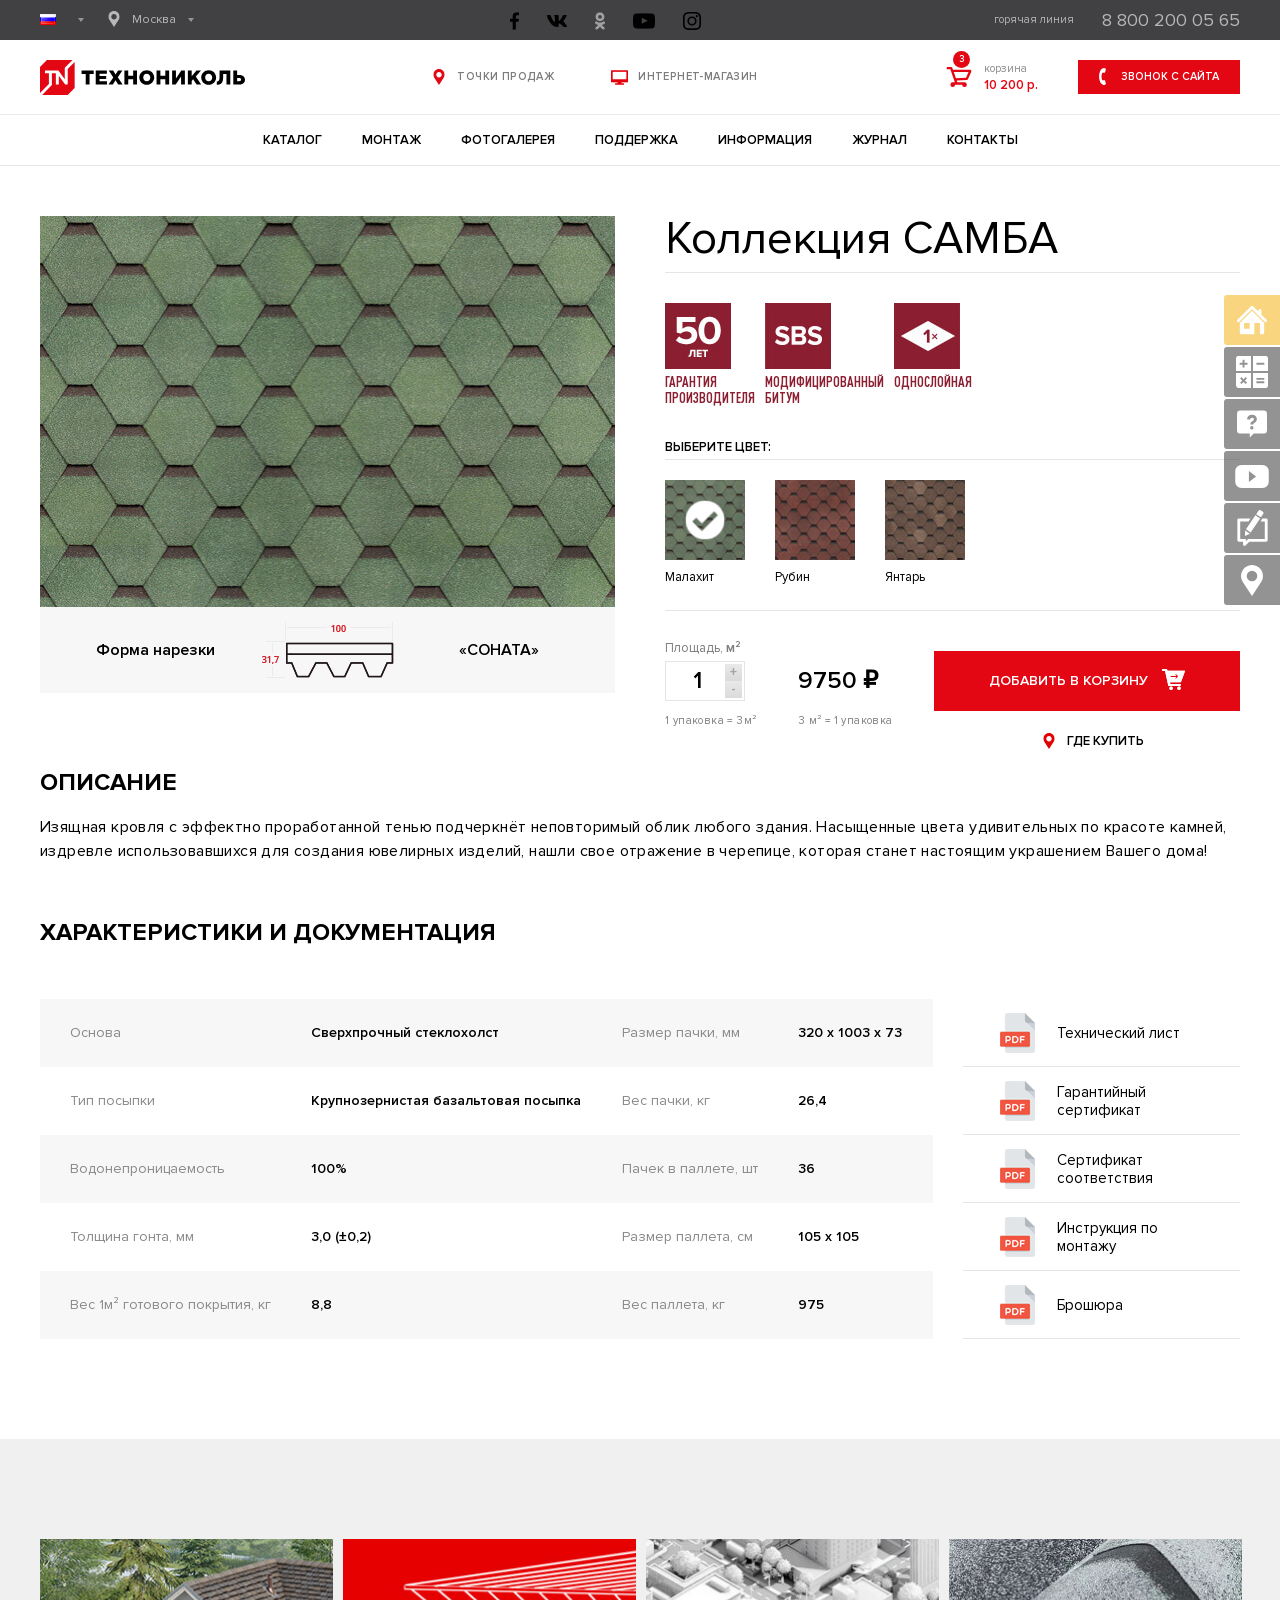
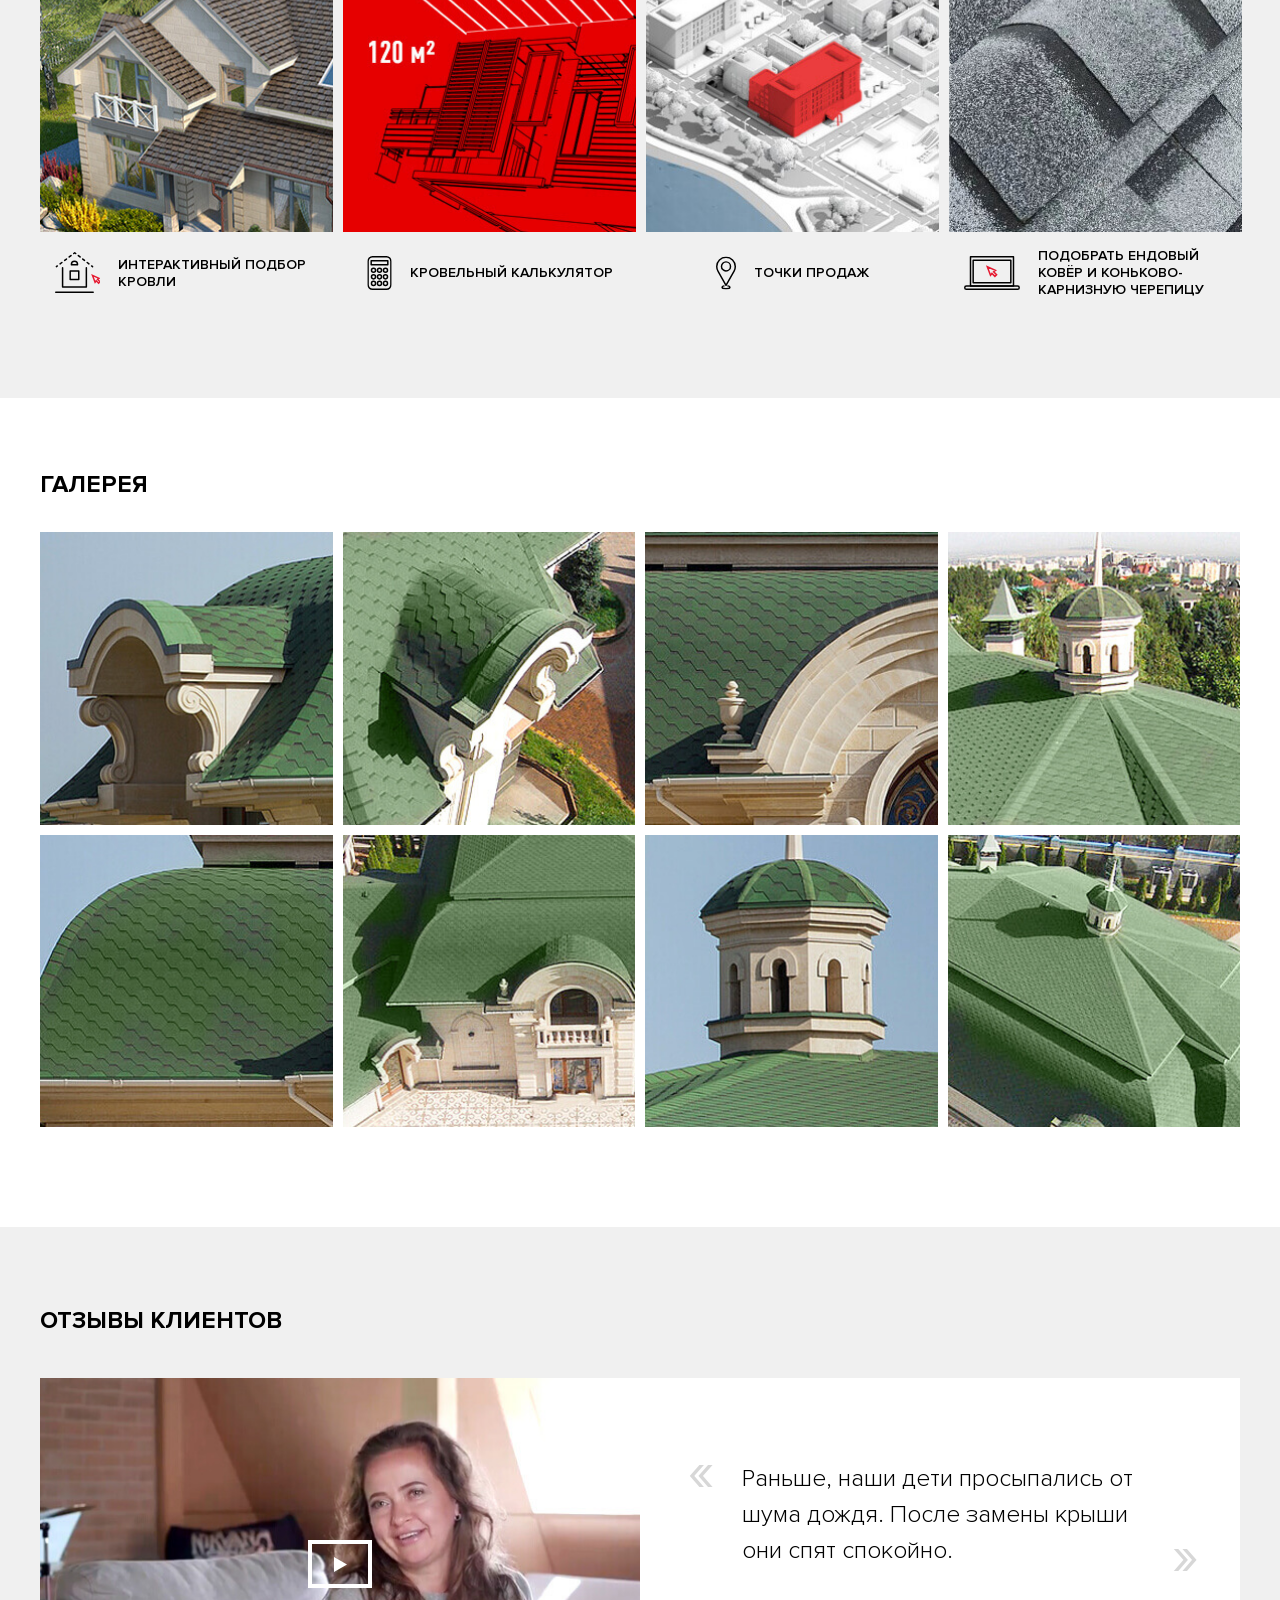
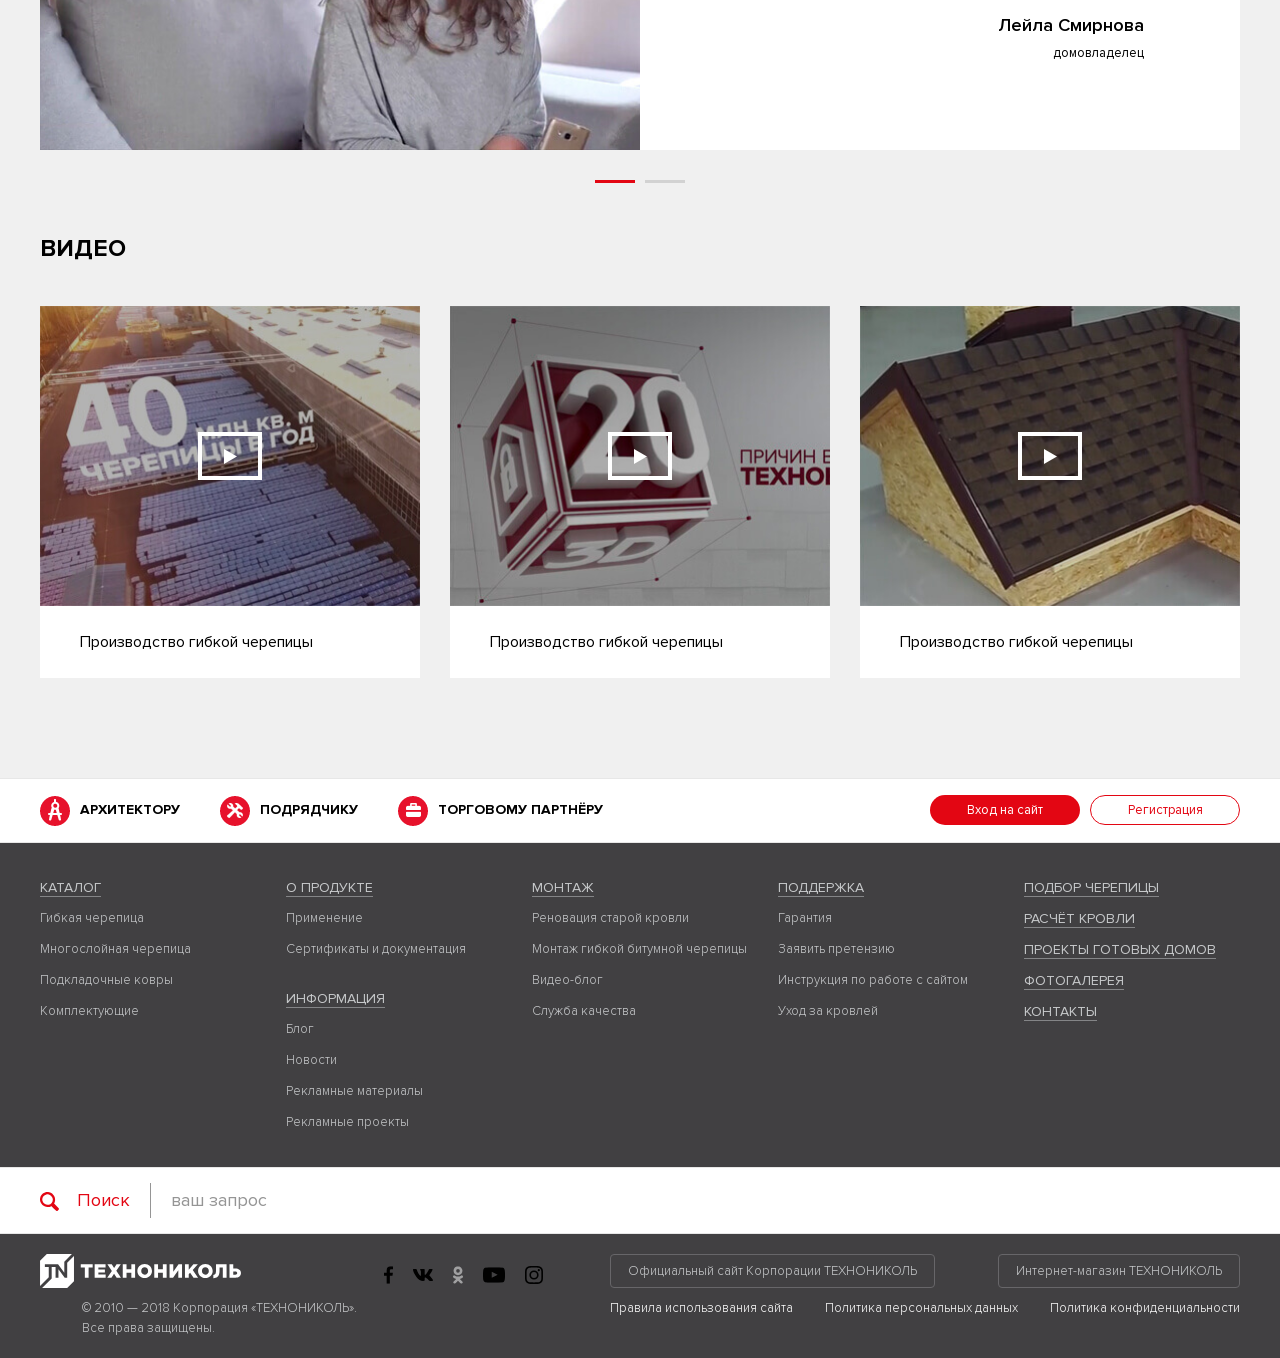
<file: collection.html>
<!DOCTYPE html>
<html lang="ru">
  <head>
    <meta charset="utf-8">
    <meta name="viewport" content="width=device-width, initial-scale=1, shrink-to-fit=no">
    <meta name="theme-color" content="#000">
    <meta name="format-detection" content="telephone=no">
    <meta http-equiv="X-UA-Compatible" content="IE=Edge">
    <meta name="robots" content="noindex, nofollow">
    <title>Collection - Technonicol</title>
    <link rel="shortcut icon" href="images/favicon.ico"><link href="http://shinglas.ru/bitrix/js/altasib/editortools/templates/spoiler_template/.default/style.css?14951244731167" type="text/css"  data-template-style="true"  rel="stylesheet" />
<link href="http://shinglas.ru/bitrix/js/altasib/editortools/templates/tabs_template/.default/style.css?14951244732774" type="text/css"  data-template-style="true"  rel="stylesheet" />
<link href="http://shinglas.ru/local/css/style.min.css?1542753164934860" type="text/css"  data-template-style="true"  rel="stylesheet" />
<link href="http://shinglas.ru/local/css/lang/ru.css?150168917556" type="text/css"  data-template-style="true"  rel="stylesheet" />
<link href="http://shinglas.ru/bitrix/js/main/core/css/core.min.css?14951244742854" type="text/css"  data-template-style="true"  rel="stylesheet" />
<link href="http://shinglas.ru/local/bitrix/templates/smartinner/styles.css?1501689175365" type="text/css"  data-template-style="true"  rel="stylesheet" />
    <link rel="stylesheet" href="css/sprites.css">
    <link rel="stylesheet" href="css/normalize.css">
    <link rel="stylesheet" href="css/base.css">
    <link rel="stylesheet" href="css/slick.css">
    <link rel="stylesheet" href="css/fancybox.css">
    <link rel="stylesheet" href="css/autocomplete.css">
    <link rel="stylesheet" href="css/components.css">
    <link rel="stylesheet" href="css/layout.css">
    <link rel="stylesheet" href="css/states.css">
    <link rel="stylesheet" href="css/prod.css">
    <link rel="stylesheet" href="css/read.css">
    <link rel="stylesheet" href="css/comfort.css">
    <link rel="stylesheet" href="css/mounting.css">
    <link rel="stylesheet" href="css/claim.css">
  </head>
  <body class="page-collection">
    <div class="app">
      <!-- Nav Fixed :: Start-->
      <nav class="nav-fixed js-nav-fixed">
        <button class="nav-fixed__trigger"></button>
        <ul class="nav-fixed__menu">
          <li><a class="nav-fixed__link nav-fixed__link--hightlight" href="#"><span class="nav-fixed__link-icon">
                <svg class="icon-nav-01">
                  <use xlink:href="sprites/sprite.svg#icon-nav-01"></use>
                </svg></span><span class="nav-fixed__link-text">Подбор черепицы</span></a></li>
          <li><a class="nav-fixed__link" href="#"><span class="nav-fixed__link-icon">
                <svg class="icon-nav-02">
                  <use xlink:href="sprites/sprite.svg#icon-nav-02"></use>
                </svg></span><span class="nav-fixed__link-text">...</span></a></li>
          <li><a class="nav-fixed__link" href="#"><span class="nav-fixed__link-icon">
                <svg class="icon-nav-03">
                  <use xlink:href="sprites/sprite.svg#icon-nav-03"></use>
                </svg></span><span class="nav-fixed__link-text">...</span></a></li>
          <li><a class="nav-fixed__link" href="#"><span class="nav-fixed__link-icon">
                <svg class="icon-nav-04">
                  <use xlink:href="sprites/sprite.svg#icon-nav-04"></use>
                </svg></span><span class="nav-fixed__link-text">...</span></a></li>
          <li><a class="nav-fixed__link" href="#"><span class="nav-fixed__link-icon">
                <svg class="icon-nav-05">
                  <use xlink:href="sprites/sprite.svg#icon-nav-05"></use>
                </svg></span><span class="nav-fixed__link-text">...</span></a></li>
          <li><a class="nav-fixed__link" href="#"><span class="nav-fixed__link-icon">
                <svg class="icon-nav-06">
                  <use xlink:href="sprites/sprite.svg#icon-nav-06"></use>
                </svg></span><span class="nav-fixed__link-text">...</span></a></li>
        </ul>
      </nav>
      <!-- Nav :: Fixed :: End-->
      <!-- Header :: Start-->
      <header class="header">
        <div class="header__panel header__panel--top">
          <div class="container-fluid">
            <div class="header__language">
              <button class="header__language-trigger">
                <svg class="icon-language-ru">
                  <use xlink:href="sprites/sprite.svg#icon-language-ru"></use>
                </svg>
              </button>
              <div class="header__language-dropdown">
                <ul class="header__language-menu">
                  <li><a class="header__language-link is-active" href="#">
                      <svg class="icon-language-ru">
                        <use xlink:href="sprites/sprite.svg#icon-language-ru"></use>
                      </svg>Русский</a></li>
                  <li><a class="header__language-link" href="#">
                      <svg class="icon-language-kz">
                        <use xlink:href="sprites/sprite.svg#icon-language-kz"></use>
                      </svg>Қазақ Тілі</a></li>
                  <li><a class="header__language-link" href="#">
                      <svg class="icon-language-ita">
                        <use xlink:href="sprites/sprite.svg#icon-language-ita"></use>
                      </svg>Italiano</a></li>
                  <li><a class="header__language-link" href="#">
                      <svg class="icon-language-hun">
                        <use xlink:href="sprites/sprite.svg#icon-language-hun"></use>
                      </svg>Magyar</a></li>
                  <li><a class="header__language-link" href="#">
                      <svg class="icon-language-est">
                        <use xlink:href="sprites/sprite.svg#icon-language-est"></use>
                      </svg>Eesti Keel</a></li>
                  <li><a class="header__language-link" href="#">
                      <svg class="icon-language-lva">
                        <use xlink:href="sprites/sprite.svg#icon-language-lva"></use>
                      </svg>Latviešu Valoda</a></li>
                  <li><a class="header__language-link" href="#">
                      <svg class="icon-language-ltu">
                        <use xlink:href="sprites/sprite.svg#icon-language-ltu"></use>
                      </svg>Lietùvių Kalbà</a></li>
                  <li><a class="header__language-link" href="#">
                      <svg class="icon-language-ua">
                        <use xlink:href="sprites/sprite.svg#icon-language-ua"></use>
                      </svg>Українська</a></li>
                  <li><a class="header__language-link" href="#">
                      <svg class="icon-language-svn">
                        <use xlink:href="sprites/sprite.svg#icon-language-svn"></use>
                      </svg>Slovenský Jazyk</a></li>
                  <li><a class="header__language-link" href="#">
                      <svg class="icon-language-pol">
                        <use xlink:href="sprites/sprite.svg#icon-language-pol"></use>
                      </svg>Język Polski</a></li>
                  <li><a class="header__language-link" href="#">
                      <svg class="icon-language-tur">
                        <use xlink:href="sprites/sprite.svg#icon-language-tur"></use>
                      </svg>Türkçe</a></li>
                  <li><a class="header__language-link" href="#">
                      <svg class="icon-language-rou">
                        <use xlink:href="sprites/sprite.svg#icon-language-rou"></use>
                      </svg>Limba Română</a></li>
                  <li><a class="header__language-link" href="#">
                      <svg class="icon-language-bgr">
                        <use xlink:href="sprites/sprite.svg#icon-language-bgr"></use>
                      </svg>Български Езык</a></li>
                  <li><a class="header__language-link" href="#">
                      <svg class="icon-language-cze">
                        <use xlink:href="sprites/sprite.svg#icon-language-cze"></use>
                      </svg>Čeština</a></li>
                  <li><a class="header__language-link" href="#">
                      <svg class="icon-language-deu">
                        <use xlink:href="sprites/sprite.svg#icon-language-deu"></use>
                      </svg>Deutsch</a></li>
                  <li><a class="header__language-link" href="#">
                      <svg class="icon-language-eng">
                        <use xlink:href="sprites/sprite.svg#icon-language-eng"></use>
                      </svg>English</a></li>
                </ul>
              </div>
            </div>
            <div class="header__location">
              <button class="header__location-trigger" data-fancybox data-src="#popup-location">
                <svg class="icon-location">
                  <use xlink:href="sprites/sprite.svg#icon-location"></use>
                </svg>Москва
              </button>
            </div>
            <nav class="header__social"><a class="header__social-link" href="#">
                <svg class="icon-social-fb">
                  <use xlink:href="sprites/sprite.svg#icon-social-fb"></use>
                </svg></a><a class="header__social-link" href="#">
                <svg class="icon-social-vk">
                  <use xlink:href="sprites/sprite.svg#icon-social-vk"></use>
                </svg></a><a class="header__social-link" href="#">
                <svg class="icon-social-od">
                  <use xlink:href="sprites/sprite.svg#icon-social-od"></use>
                </svg></a><a class="header__social-link" href="#">
                <svg class="icon-social-yt">
                  <use xlink:href="sprites/sprite.svg#icon-social-yt"></use>
                </svg></a><a class="header__social-link" href="#">
                <svg class="icon-social-im">
                  <use xlink:href="sprites/sprite.svg#icon-social-im"></use>
                </svg></a></nav>
            <p class="header__phone"><small class="header__phone-text">горячая линия</small><a class="header__phone-link" href="tel:88002000565">8 800 200 05 65</a></p>
          </div>
        </div>
        <div class="header__panel header__panel--middle">
          <div class="container-fluid">
            <div class="header__logo"><a href="#"><img src="images/logo.svg" alt="ТЕХНОНИКОЛЬ"></a></div>
            <nav class="header__links"><a class="header__links-item" href="#">
                <svg class="icon-location">
                  <use xlink:href="sprites/sprite.svg#icon-location"></use>
                </svg>точки продаж</a><a class="header__links-item" href="#">
                <svg class="icon-shop">
                  <use xlink:href="sprites/sprite.svg#icon-shop"></use>
                </svg>интернет-магазин</a></nav><a class="header__basket" href="#">
              <figure class="header__basket-icon">
                <svg class="icon-basket">
                  <use xlink:href="sprites/sprite.svg#icon-basket"></use>
                </svg>
                <mark>3</mark>
              </figure>
              <p class="header__basket-price"><small>корзина</small>10 200 р.</p></a>
            <div class="header__call"><a class="btn btn--34 btn--red" href="#">
                <svg class="icon-call">
                  <use xlink:href="sprites/sprite.svg#icon-call"></use>
                </svg>звонок с сайта</a></div>
          </div>
        </div>
        <div class="header__panel header__panel--bottom">
          <div class="container-fluid">
            <nav class="header__nav">
              <button class="header__nav-trigger"><span></span><span></span><span></span></button>
              <div class="header__nav-content">
                <ul class="header__nav-menu">
                  <li><a class="header__nav-link header__nav-link--arrow" href="#">Каталог</a>
                    <div class="header__nav-dropdown"><span class="header__nav-back">
                        <svg class="icon-back">
                          <use xlink:href="sprites/sprite.svg#icon-back"></use>
                        </svg>назад</span>
                      <div class="header__nav-group">
                        <ul class="header__nav-menu">
                          <li><a class="header__nav-link header__nav-link--arrow" href="#">Гибкая черепица</a>
                            <div class="header__nav-dropdown"><span class="header__nav-back">
                                <svg class="icon-back">
                                  <use xlink:href="sprites/sprite.svg#icon-back"></use>
                                </svg>назад</span>
                              <ul class="header__nav-menu">
                                <li><a class="header__nav-link" href="#">Серия Ультра</a>
                                  <ul class="header__nav-menu header__nav-menu--sub">
                                    <li><a class="header__nav-link" href="#">Самба</a></li>
                                    <li><a class="header__nav-link" href="#">Фокстрот</a></li>
                                  </ul>
                                </li>
                                <li><a class="header__nav-link" href="#">Серия Классик</a>
                                  <ul class="header__nav-menu header__nav-menu--sub">
                                    <li><a class="header__nav-link" href="#">Модерн</a></li>
                                    <li><a class="header__nav-link" href="#">Румба</a></li>
                                    <li><a class="header__nav-link" href="#">Кадриль</a></li>
                                    <li><a class="header__nav-link" href="#">Фламенко</a></li>
                                    <li><a class="header__nav-link" href="#">Танго</a></li>
                                  </ul>
                                </li>
                                <li><a class="header__nav-link" href="#">Серия Финская</a>
                                  <ul class="header__nav-menu header__nav-menu--sub">
                                    <li><a class="header__nav-link" href="#">Аккорд</a></li>
                                    <li><a class="header__nav-link" href="#">Соната</a></li>
                                  </ul>
                                </li>
                                <li><a class="header__nav-link" href="#">КОНЬКОВО-КАРНИЗНАЯ ЧЕРЕПИЦА</a></li>
                              </ul>
                            </div>
                          </li>
                        </ul>
                      </div>
                      <div class="header__nav-group">
                        <ul class="header__nav-menu">
                          <li><a class="header__nav-link header__nav-link--arrow" href="#">Многослойная черепица</a>
                            <div class="header__nav-dropdown"><span class="header__nav-back">
                                <svg class="icon-back">
                                  <use xlink:href="sprites/sprite.svg#icon-back"></use>
                                </svg>назад</span>
                              <ul class="header__nav-menu header__nav-menu--sub">
                                <li><a class="header__nav-link" href="#">Атлантика</a></li>
                                <li><a class="header__nav-link" href="#">Континент</a></li>
                                <li><a class="header__nav-link" href="#">Вестерн</a></li>
                                <li><a class="header__nav-link" href="#">Джаз</a></li>
                                <li><a class="header__nav-link" href="#">Кантри</a></li>
                                <li><a class="header__nav-link" href="#">Ранчо</a></li>
                              </ul>
                            </div>
                          </li>
                        </ul>
                      </div>
                      <div class="header__nav-group">
                        <ul class="header__nav-menu">
                          <li><a class="header__nav-link" href="#">Комплектующие для кровли</a>
                            <div class="header__nav-dropdown"><span class="header__nav-back">
                                <svg class="icon-back">
                                  <use xlink:href="sprites/sprite.svg#icon-back"></use>
                                </svg>назад</span>
                              <ul class="header__nav-menu header__nav-menu--sub">
                                <li><a class="header__nav-link" href="#">Планки и гвозди</a></li>
                                <li><a class="header__nav-link" href="#">Снегодержатели</a></li>
                                <li><a class="header__nav-link" href="#">Строительная химия</a></li>
                                <li><a class="header__nav-link" href="#">Планки и гвозди</a></li>
                                <li><a class="header__nav-link" href="#">Снегодержатели</a></li>
                              </ul>
                            </div>
                          </li>
                        </ul>
                      </div>
                      <div class="header__nav-group">
                        <ul class="header__nav-menu">
                          <li><a class="header__nav-link" href="#">Фасадная плитка</a></li>
                          <li><a class="header__nav-link" href="#">Водосточная система</a></li>
                          <li><a class="header__nav-link" href="#">Пластиковая вентиляция</a></li>
                          <li><a class="header__nav-link" href="#">Пневмоинструмент</a></li>
                        </ul>
                      </div>
                    </div>
                  </li>
                  <li><a class="header__nav-link header__nav-link--arrow" href="#">Монтаж</a>
                    <div class="header__nav-dropdown"><span class="header__nav-back">
                        <svg class="icon-back">
                          <use xlink:href="sprites/sprite.svg#icon-back"></use>
                        </svg>назад</span>
                      <ul class="header__nav-menu">
                        <li><a class="header__nav-link" href="#">Гибкая черепица</a></li>
                        <li><a class="header__nav-link" href="#">Многослойная черепица</a></li>
                        <li><a class="header__nav-link" href="#">Фасадная плитка</a></li>
                        <li><a class="header__nav-link" href="#">Водосточная система</a></li>
                      </ul>
                    </div>
                  </li>
                  <li><a class="header__nav-link" href="#">Фотогалерея</a></li>
                  <li><a class="header__nav-link" href="#">Поддержка</a></li>
                  <li><a class="header__nav-link" href="#">Информация</a></li>
                  <li><a class="header__nav-link" href="#">Журнал</a></li>
                  <li><a class="header__nav-link" href="#">Контакты</a></li>
                </ul>
                <!-- For mobile only < 768px-->
                <div class="is-md-hidden">
                  <div class="header__nav-panel header__nav-panel--white">
                    <nav class="header__links"><a class="header__links-item" href="#">
                        <svg class="icon-location">
                          <use xlink:href="sprites/sprite.svg#icon-location"></use>
                        </svg>точки продаж</a><a class="header__links-item" href="#">
                        <svg class="icon-shop">
                          <use xlink:href="sprites/sprite.svg#icon-shop"></use>
                        </svg>интернет-магазин</a></nav><a class="header__basket" href="#">
                      <figure class="header__basket-icon">
                        <svg class="icon-basket">
                          <use xlink:href="sprites/sprite.svg#icon-basket"></use>
                        </svg>
                        <mark>3</mark>
                      </figure>
                      <p class="header__basket-price"><small>корзина</small>10 200 р.</p></a>
                    <div class="header__call"><a class="btn btn--34 btn--red" href="#">
                        <svg class="icon-call">
                          <use xlink:href="sprites/sprite.svg#icon-call"></use>
                        </svg>звонок с сайта</a></div>
                  </div>
                  <div class="header__nav-panel header__nav-panel--dark">
                    <div class="header__language">
                      <button class="header__language-trigger">
                        <svg class="icon-language-ru">
                          <use xlink:href="sprites/sprite.svg#icon-language-ru"></use>
                        </svg>Русский
                      </button>
                      <div class="header__language-dropdown">
                        <ul class="header__language-menu">
                          <li><a class="header__language-link is-active" href="#">
                              <svg class="icon-language-ru">
                                <use xlink:href="sprites/sprite.svg#icon-language-ru"></use>
                              </svg>Русский</a></li>
                          <li><a class="header__language-link" href="#">
                              <svg class="icon-language-kz">
                                <use xlink:href="sprites/sprite.svg#icon-language-kz"></use>
                              </svg>Қазақ Тілі</a></li>
                          <li><a class="header__language-link" href="#">
                              <svg class="icon-language-ita">
                                <use xlink:href="sprites/sprite.svg#icon-language-ita"></use>
                              </svg>Italiano</a></li>
                          <li><a class="header__language-link" href="#">
                              <svg class="icon-language-hun">
                                <use xlink:href="sprites/sprite.svg#icon-language-hun"></use>
                              </svg>Magyar</a></li>
                          <li><a class="header__language-link" href="#">
                              <svg class="icon-language-est">
                                <use xlink:href="sprites/sprite.svg#icon-language-est"></use>
                              </svg>Eesti Keel</a></li>
                          <li><a class="header__language-link" href="#">
                              <svg class="icon-language-lva">
                                <use xlink:href="sprites/sprite.svg#icon-language-lva"></use>
                              </svg>Latviešu Valoda</a></li>
                          <li><a class="header__language-link" href="#">
                              <svg class="icon-language-ltu">
                                <use xlink:href="sprites/sprite.svg#icon-language-ltu"></use>
                              </svg>Lietùvių Kalbà</a></li>
                          <li><a class="header__language-link" href="#">
                              <svg class="icon-language-ua">
                                <use xlink:href="sprites/sprite.svg#icon-language-ua"></use>
                              </svg>Українська</a></li>
                          <li><a class="header__language-link" href="#">
                              <svg class="icon-language-svn">
                                <use xlink:href="sprites/sprite.svg#icon-language-svn"></use>
                              </svg>Slovenský Jazyk</a></li>
                          <li><a class="header__language-link" href="#">
                              <svg class="icon-language-pol">
                                <use xlink:href="sprites/sprite.svg#icon-language-pol"></use>
                              </svg>Język Polski</a></li>
                          <li><a class="header__language-link" href="#">
                              <svg class="icon-language-tur">
                                <use xlink:href="sprites/sprite.svg#icon-language-tur"></use>
                              </svg>Türkçe</a></li>
                          <li><a class="header__language-link" href="#">
                              <svg class="icon-language-rou">
                                <use xlink:href="sprites/sprite.svg#icon-language-rou"></use>
                              </svg>Limba Română</a></li>
                          <li><a class="header__language-link" href="#">
                              <svg class="icon-language-bgr">
                                <use xlink:href="sprites/sprite.svg#icon-language-bgr"></use>
                              </svg>Български Езык</a></li>
                          <li><a class="header__language-link" href="#">
                              <svg class="icon-language-cze">
                                <use xlink:href="sprites/sprite.svg#icon-language-cze"></use>
                              </svg>Čeština</a></li>
                          <li><a class="header__language-link" href="#">
                              <svg class="icon-language-deu">
                                <use xlink:href="sprites/sprite.svg#icon-language-deu"></use>
                              </svg>Deutsch</a></li>
                          <li><a class="header__language-link" href="#">
                              <svg class="icon-language-eng">
                                <use xlink:href="sprites/sprite.svg#icon-language-eng"></use>
                              </svg>English</a></li>
                        </ul>
                      </div>
                    </div>
                    <div class="header__location">
                      <button class="header__location-trigger" data-fancybox data-src="#popup-location">
                        <svg class="icon-location">
                          <use xlink:href="sprites/sprite.svg#icon-location"></use>
                        </svg>Москва
                      </button>
                    </div>
                    <nav class="header__social"><a class="header__social-link" href="#">
                        <svg class="icon-social-fb">
                          <use xlink:href="sprites/sprite.svg#icon-social-fb"></use>
                        </svg></a><a class="header__social-link" href="#">
                        <svg class="icon-social-vk">
                          <use xlink:href="sprites/sprite.svg#icon-social-vk"></use>
                        </svg></a><a class="header__social-link" href="#">
                        <svg class="icon-social-od">
                          <use xlink:href="sprites/sprite.svg#icon-social-od"></use>
                        </svg></a><a class="header__social-link" href="#">
                        <svg class="icon-social-yt">
                          <use xlink:href="sprites/sprite.svg#icon-social-yt"></use>
                        </svg></a><a class="header__social-link" href="#">
                        <svg class="icon-social-im">
                          <use xlink:href="sprites/sprite.svg#icon-social-im"></use>
                        </svg></a></nav>
                    <p class="header__phone"><small class="header__phone-text">горячая линия</small><a class="header__phone-link" href="tel:88002000565">8 800 200 05 65</a></p>
                  </div>
                </div>
              </div>
            </nav>
          </div>
        </div>
      </header>
      <!-- Header :: End-->
      <!-- Main :: Start-->
      <main class="main">
        <!-- Collection :: Start-->
        <div class="collection">
          <div class="container-fluid">
            <div class="collection__sku">
              <!-- Heading для мобилки--><span class="collection__heading is-lg-hidden">Коллекция САМБА</span>
              <div class="row">
                <div class="col-lg-6">
                  <div class="collection__wrapper">
                    <div class="collection__slides js-slick-collection">
                      <div class="collection__slides-item"><img src="images/img-collection-01.jpg" alt=""></div>
                      <div class="collection__slides-item"><img src="images/img-collection-02.jpg" alt=""></div>
                      <div class="collection__slides-item"><img src="images/img-collection-03.jpg" alt=""></div>
                    </div>
                    <div class="collection__cutting">
                      <p class="collection__cutting-text">Форма нарезки</p>
                      <figure class="collection__cutting-image"><img src="images/img-cutting-01.png" alt=""></figure>
                      <p class="collection__cutting-title">«СОНАТА»</p>
                    </div>
                  </div>
                </div>
                <div class="col-lg-6">
                  <h1 class="collection__heading is-lg-visible">Коллекция САМБА</h1>
                  <div class="collection__adv">
                    <div class="collection__adv-item">
                      <figure class="collection__adv-image"><img src="images/img-adv-01.jpg" alt=""></figure>
                      <p class="collection__adv-title">гарантия <br>производителя</p>
                    </div>
                    <div class="collection__adv-item">
                      <figure class="collection__adv-image"><img src="images/img-adv-02.jpg" alt=""></figure>
                      <p class="collection__adv-title">модифицированный <br>битум</p>
                    </div>
                    <div class="collection__adv-item">
                      <figure class="collection__adv-image"><img src="images/img-adv-03.jpg" alt=""></figure>
                      <p class="collection__adv-title">однослойная</p>
                    </div>
                  </div>
                  <h2 class="collection__subheading">Выберите цвет:</h2>
                  <div class="collection__colors">
                    <div class="collection__colors-item is-active" data-color>
                      <figure class="collection__colors-image"><img src="images/img-color-01.jpg" alt="">
                        <svg class="icon-colors-check">
                          <use xlink:href="sprites/sprite.svg#icon-colors-check"></use>
                        </svg>
                      </figure>
                      <p class="collection__colors-title">Малахит</p>
                    </div>
                    <div class="collection__colors-item" data-color>
                      <figure class="collection__colors-image"><img src="images/img-color-02.jpg" alt="">
                        <svg class="icon-colors-check">
                          <use xlink:href="sprites/sprite.svg#icon-colors-check"></use>
                        </svg>
                      </figure>
                      <p class="collection__colors-title">Рубин</p>
                    </div>
                    <div class="collection__colors-item" data-color>
                      <figure class="collection__colors-image"><img src="images/img-color-03.jpg" alt="">
                        <svg class="icon-colors-check">
                          <use xlink:href="sprites/sprite.svg#icon-colors-check"></use>
                        </svg>
                      </figure>
                      <p class="collection__colors-title">Янтарь</p>
                    </div>
                  </div>
                  <div class="collection__control">
                    <div class="collection__area">
                      <p>Площадь, <b>м²</b></p>
                      <input class="ui-number js-calc-input" type="number" value="1" min="1" max="999" maxlength="3" data-price="9750" data-count="3"><small>1 упаковка = 3м²</small>
                    </div>
                    <p class="collection__price js-calc-total">9750 ₽<small>3 м² = 1 упаковка</small></p>
                    <div class="collection__buttons"><a class="btn btn--60 btn--red" href="#">Добавить в корзину
                        <svg class="icon-add">
                          <use xlink:href="sprites/sprite.svg#icon-add"></use>
                        </svg></a><a class="btn btn--60 btn--link" href="#">
                        <svg class="icon-location">
                          <use xlink:href="sprites/sprite.svg#icon-location"></use>
                        </svg>Где купить</a></div>
                  </div>
                </div>
              </div>
            </div>
            <div class="collection__details">
              <div class="collection__content">
                <h2>описание</h2>
                <p>Изящная кровля с эффектно проработанной тенью подчеркнёт неповторимый облик любого здания. Насыщенные цвета удивительных по красоте камней, издревле использовавшихся для создания ювелирных изделий, нашли свое отражение в черепице, которая станет настоящим украшением Вашего дома!</p>
              </div>
              <div class="collection__content"> 
                <h2>Характеристики и документация</h2>
              </div>
              <div class="row">
                <div class="col-lg-9">
                  <table class="collection__table">
                    <tr>
                      <th>Основа</th>
                      <td>Сверхпрочный стеклохолст</td>
                      <th>Размер пачки, мм</th>
                      <td class="nowrap">320 x 1003 x 73</td>
                    </tr>
                    <tr>
                      <th>Тип посыпки</th>
                      <td>Крупнозернистая базальтовая посыпка</td>
                      <th>Вес пачки, кг</th>
                      <td class="nowrap">26,4</td>
                    </tr>
                    <tr>
                      <th>Водонепроницаемость</th>
                      <td>100%</td>
                      <th>Пачек в паллете, шт</th>
                      <td class="nowrap">36</td>
                    </tr>
                    <tr>
                      <th>Толщина гонта, мм</th>
                      <td>3,0 (±0,2)</td>
                      <th>Размер паллета, см</th>
                      <td class="nowrap">105 x 105</td>
                    </tr>
                    <tr>
                      <th>Вес 1м² готового покрытия, кг</th>
                      <td>8,8</td>
                      <th>Вес паллета, кг</th>
                      <td class="nowrap">975</td>
                    </tr>
                  </table>
                </div>
                <div class="col-lg-3">
                  <ul class="collection__docs">
                    <li><a class="collection__docs-link" href="#">
                        <figure><img src="images/icon-pdf.png" alt=""></figure>Технический лист</a></li>
                    <li><a class="collection__docs-link" href="#">
                        <figure><img src="images/icon-pdf.png" alt=""></figure>Гарантийный сертификат</a></li>
                    <li><a class="collection__docs-link" href="#">
                        <figure><img src="images/icon-pdf.png" alt=""></figure>Сертификат соответствия</a></li>
                    <li><a class="collection__docs-link" href="#">
                        <figure><img src="images/icon-pdf.png" alt=""></figure>Инструкция по монтажу</a></li>
                    <li><a class="collection__docs-link" href="#">
                        <figure><img src="images/icon-pdf.png" alt=""></figure>Брошюра</a></li>
                  </ul>
                </div>
              </div>
            </div>
          </div>
        </div>
        <!-- Collection :: End-->
        <!-- Services :: Start-->
        <div class="services">
          <div class="container-fluid">
            <div class="services__slides js-slick-services"><a class="services__item" href="#">
                <figure class="services__item-image"><img src="images/img-services-01.jpg" alt=""></figure>
                <div class="services__item-desc">
                  <figure class="services__item-icon">
                    <svg class="icon-services-01">
                      <use xlink:href="sprites/sprite.svg#icon-services-01"></use>
                    </svg>
                  </figure><span class="services__item-title">Интерактивный подбор кровли</span>
                </div></a><a class="services__item" href="#">
                <figure class="services__item-image"><img src="images/img-services-02.jpg" alt=""></figure>
                <div class="services__item-desc">
                  <figure class="services__item-icon">
                    <svg class="icon-services-02">
                      <use xlink:href="sprites/sprite.svg#icon-services-02"></use>
                    </svg>
                  </figure><span class="services__item-title">Кровельный калькулятор</span>
                </div></a><a class="services__item" href="#">
                <figure class="services__item-image"><img src="images/img-services-03.jpg" alt=""></figure>
                <div class="services__item-desc">
                  <figure class="services__item-icon">
                    <svg class="icon-services-03">
                      <use xlink:href="sprites/sprite.svg#icon-services-03"></use>
                    </svg>
                  </figure><span class="services__item-title">Точки продаж</span>
                </div></a><a class="services__item" href="#">
                <figure class="services__item-image"><img src="images/img-services-04.jpg" alt=""></figure>
                <div class="services__item-desc">
                  <figure class="services__item-icon">
                    <svg class="icon-services-04">
                      <use xlink:href="sprites/sprite.svg#icon-services-04"></use>
                    </svg>
                  </figure><span class="services__item-title">подобрать ендовый ковёр и коньково- карнизную черепицу</span>
                </div></a></div>
          </div>
        </div>
        <!-- Services :: End-->
        <!-- Gallery :: Start-->
        <div class="gallery">
          <div class="container-fluid">
            <h2 class="gallery__heading">галерея</h2>
            <div class="gallery__slides js-slick-gallery">
              <div class="gallery__slides-item"><a class="gallery__item" href="images/img-gallery-01.jpg" data-fancybox="gallery"><img src="images/img-gallery-01.jpg" alt="">
                  <svg class="icon-zoom">
                    <use xlink:href="sprites/sprite.svg#icon-zoom"></use>
                  </svg></a></div>
              <div class="gallery__slides-item"><a class="gallery__item" href="images/img-gallery-02.jpg" data-fancybox="gallery"><img src="images/img-gallery-02.jpg" alt="">
                  <svg class="icon-zoom">
                    <use xlink:href="sprites/sprite.svg#icon-zoom"></use>
                  </svg></a></div>
              <div class="gallery__slides-item"><a class="gallery__item" href="images/img-gallery-03.jpg" data-fancybox="gallery"><img src="images/img-gallery-03.jpg" alt="">
                  <svg class="icon-zoom">
                    <use xlink:href="sprites/sprite.svg#icon-zoom"></use>
                  </svg></a></div>
              <div class="gallery__slides-item"><a class="gallery__item" href="images/img-gallery-04.jpg" data-fancybox="gallery"><img src="images/img-gallery-04.jpg" alt="">
                  <svg class="icon-zoom">
                    <use xlink:href="sprites/sprite.svg#icon-zoom"></use>
                  </svg></a></div>
              <div class="gallery__slides-item"><a class="gallery__item" href="images/img-gallery-05.jpg" data-fancybox="gallery"><img src="images/img-gallery-05.jpg" alt="">
                  <svg class="icon-zoom">
                    <use xlink:href="sprites/sprite.svg#icon-zoom"></use>
                  </svg></a></div>
              <div class="gallery__slides-item"><a class="gallery__item" href="images/img-gallery-06.jpg" data-fancybox="gallery"><img src="images/img-gallery-06.jpg" alt="">
                  <svg class="icon-zoom">
                    <use xlink:href="sprites/sprite.svg#icon-zoom"></use>
                  </svg></a></div>
              <div class="gallery__slides-item"><a class="gallery__item" href="images/img-gallery-07.jpg" data-fancybox="gallery"><img src="images/img-gallery-07.jpg" alt="">
                  <svg class="icon-zoom">
                    <use xlink:href="sprites/sprite.svg#icon-zoom"></use>
                  </svg></a></div>
              <div class="gallery__slides-item"><a class="gallery__item" href="images/img-gallery-08.jpg" data-fancybox="gallery"><img src="images/img-gallery-08.jpg" alt="">
                  <svg class="icon-zoom">
                    <use xlink:href="sprites/sprite.svg#icon-zoom"></use>
                  </svg></a></div>
            </div>
          </div>
        </div>
        <!-- Gallery :: End-->
        <!-- Reviews :: Start-->
        <div class="reviews">
          <div class="container-fluid">
            <h2 class="reviews__heading">отзывы клиентов</h2>
            <div class="reviews__slides js-slick-reviews">
              <div class="reviews__item">
                <div class="row">
                  <div class="col-md-6">
                    <figure class="reviews__item-image"><a href="https://www.youtube.com/watch?v=_sI_Ps7JSEk" data-fancybox><img src="images/img-reviews-01.jpg" alt="">
                        <svg class="icon-video">
                          <use xlink:href="sprites/sprite.svg#icon-video"></use>
                        </svg></a></figure>
                  </div>
                  <div class="col-md-6 align-self-center">
                    <div class="reviews__item-desc">
                      <blockquote class="reviews__item-blockquote">
                        <p>Раньше, наши дети просыпались от шума дождя. После замены крыши они спят спокойно.</p>
                        <cite>Лейла Смирнова <small>домовладелец</small></cite>
                      </blockquote>
                    </div>
                  </div>
                </div>
              </div>
              <div class="reviews__item">
                <div class="row">
                  <div class="col-md-6">
                    <figure class="reviews__item-image"><a href="https://www.youtube.com/watch?v=_sI_Ps7JSEk" data-fancybox><img src="images/img-reviews-01.jpg" alt="">
                        <svg class="icon-video">
                          <use xlink:href="sprites/sprite.svg#icon-video"></use>
                        </svg></a></figure>
                  </div>
                  <div class="col-md-6 align-self-center">
                    <div class="reviews__item-desc">
                      <blockquote class="reviews__item-blockquote">
                        <p>Далеко-далеко за словесными горами в стране, гласных и согласных живут рыбные тексты. Переулка силуэт эта жизни предупреждал он...</p>
                        <cite>Лейла Смирнова <small>домовладелец</small></cite>
                      </blockquote>
                    </div>
                  </div>
                </div>
              </div>
            </div>
          </div>
        </div>
        <!-- Reviews :: End-->
        <!-- Video :: Start-->
        <div class="video">
          <div class="container-fluid">
            <h2 class="video__heading">видео</h2>
            <div class="video__slides js-slick-video"><a class="video__item" href="https://www.youtube.com/watch?v=_sI_Ps7JSEk" data-fancybox="gallery">
                <figure class="video__item-image"><img src="images/img-video-01.jpg" alt="">
                  <svg class="icon-video">
                    <use xlink:href="sprites/sprite.svg#icon-video"></use>
                  </svg>
                </figure>
                <div class="video__item-desc">
                  <h3 class="video__item-title">Производство гибкой черепицы</h3>
                </div></a><a class="video__item" href="https://www.youtube.com/watch?v=_sI_Ps7JSEk" data-fancybox="gallery">
                <figure class="video__item-image"><img src="images/img-video-02.jpg" alt="">
                  <svg class="icon-video">
                    <use xlink:href="sprites/sprite.svg#icon-video"></use>
                  </svg>
                </figure>
                <div class="video__item-desc">
                  <h3 class="video__item-title">Производство гибкой черепицы</h3>
                </div></a><a class="video__item" href="https://www.youtube.com/watch?v=_sI_Ps7JSEk" data-fancybox="gallery">
                <figure class="video__item-image"><img src="images/img-video-03.jpg" alt="">
                  <svg class="icon-video">
                    <use xlink:href="sprites/sprite.svg#icon-video"></use>
                  </svg>
                </figure>
                <div class="video__item-desc">
                  <h3 class="video__item-title">Производство гибкой черепицы</h3>
                </div></a></div>
          </div>
        </div>
        <!-- Video :: End-->
      </main>
      <!-- Main :: End-->
      <!-- Footer :: Start-->
      <footer class="footer">
        <div class="footer__panel footer__panel--white">
          <div class="container-fluid">
            <div class="footer__partners">
              <button class="footer__partners-btn">партнёрам
                <svg class="icon-arrow-down">
                  <use xlink:href="sprites/sprite.svg#icon-arrow-down"></use>
                </svg>
              </button>
              <div class="footer__partners-dropdown">
                <ul class="footer__partners-menu">
                  <li><a class="footer__partners-link" href="#">
                      <svg class="icon-partners-01">
                        <use xlink:href="sprites/sprite.svg#icon-partners-01"></use>
                      </svg>архитектору</a></li>
                  <li><a class="footer__partners-link" href="#">
                      <svg class="icon-partners-02">
                        <use xlink:href="sprites/sprite.svg#icon-partners-02"></use>
                      </svg>подрядчику</a></li>
                  <li><a class="footer__partners-link" href="#">
                      <svg class="icon-partners-03">
                        <use xlink:href="sprites/sprite.svg#icon-partners-03"></use>
                      </svg>торговому партнёру</a></li>
                </ul>
                <div class="footer__partners-control"><a class="btn btn--rounded btn--30 btn--red" href="#">Вход на сайт</a><a class="btn btn--rounded btn--30 btn--red-empty" href="#">Регистрация</a></div>
              </div>
            </div>
          </div>
        </div>
        <div class="footer__panel footer__panel--dark">
          <div class="container-fluid">
            <nav class="footer__nav">
              <div class="row">
                <div class="col-md">
                  <div class="footer__nav-group"><span class="footer__nav-title"><a class="footer__nav-link" href="#">Каталог</a></span>
                    <ul class="footer__nav-menu">
                      <li><a class="footer__nav-link" href="#">Гибкая черепица</a></li>
                      <li><a class="footer__nav-link" href="#">Многослойная черепица</a></li>
                      <li><a class="footer__nav-link" href="#">Подкладочные ковры</a></li>
                      <li><a class="footer__nav-link" href="#">Комплектующие</a></li>
                    </ul>
                  </div>
                </div>
                <div class="col-md">
                  <div class="footer__nav-group"><span class="footer__nav-title"><a class="footer__nav-link" href="#">о продукте</a></span>
                    <ul class="footer__nav-menu">
                      <li><a class="footer__nav-link" href="#">Применение</a></li>
                      <li><a class="footer__nav-link" href="#">Сертификаты и документация</a></li>
                    </ul>
                  </div>
                  <div class="footer__nav-group"><span class="footer__nav-title"><a class="footer__nav-link" href="#">информация</a></span>
                    <ul class="footer__nav-menu">
                      <li><a class="footer__nav-link" href="#">Блог</a></li>
                      <li><a class="footer__nav-link" href="#">Новости</a></li>
                      <li><a class="footer__nav-link" href="#">Рекламные материалы</a></li>
                      <li><a class="footer__nav-link" href="#">Рекламные проекты</a></li>
                    </ul>
                  </div>
                </div>
                <div class="col-md">
                  <div class="footer__nav-group"><span class="footer__nav-title"><a class="footer__nav-link" href="#">монтаж</a></span>
                    <ul class="footer__nav-menu">
                      <li><a class="footer__nav-link" href="#">Реновация старой кровли</a></li>
                      <li><a class="footer__nav-link" href="#">Монтаж гибкой битумной черепицы</a></li>
                      <li><a class="footer__nav-link" href="#">Видео-блог</a></li>
                      <li><a class="footer__nav-link" href="#">Служба качества</a></li>
                    </ul>
                  </div>
                </div>
                <div class="col-md">
                  <div class="footer__nav-group"><span class="footer__nav-title"><a class="footer__nav-link" href="#">поддержка</a></span>
                    <ul class="footer__nav-menu">
                      <li><a class="footer__nav-link" href="#">Гарантия</a></li>
                      <li><a class="footer__nav-link" href="#">Заявить претензию</a></li>
                      <li><a class="footer__nav-link" href="#">Инструкция по работе с сайтом</a></li>
                      <li><a class="footer__nav-link" href="#">Уход за кровлей</a></li>
                    </ul>
                  </div>
                </div>
                <div class="col-md">
                  <div class="footer__nav-group"><span class="footer__nav-title"><a class="footer__nav-link" href="#">подбор черепицы</a></span><span class="footer__nav-title"><a class="footer__nav-link" href="#">Расчёт кровли</a></span><span class="footer__nav-title"><a class="footer__nav-link" href="#">проекты готовых домов</a></span><span class="footer__nav-title"><a class="footer__nav-link" href="#">фотогалерея</a></span><span class="footer__nav-title"><a class="footer__nav-link" href="#">контакты</a></span></div>
                </div>
              </div>
            </nav>
          </div>
        </div>
        <div class="footer__panel footer__panel--white">
          <div class="container-fluid">
            <div class="footer__search">
              <form action="#">
                <div class="footer__search-field">
                  <button class="footer__search-btn">
                    <svg class="icon-search">
                      <use xlink:href="sprites/sprite.svg#icon-search"></use>
                    </svg>Поиск
                  </button>
                  <input class="footer__search-input" type="search" placeholder="ваш запрос">
                </div>
              </form>
            </div>
          </div>
        </div>
        <div class="footer__panel footer__panel--dark">
          <div class="container-fluid">
            <div class="row">
              <div class="col-xl-auto order-xl-2">
                <nav class="footer__social"><a class="footer__social-link" href="#">
                    <svg class="icon-social-fb">
                      <use xlink:href="sprites/sprite.svg#icon-social-fb"></use>
                    </svg></a><a class="footer__social-link" href="#">
                    <svg class="icon-social-vk">
                      <use xlink:href="sprites/sprite.svg#icon-social-vk"></use>
                    </svg></a><a class="footer__social-link" href="#">
                    <svg class="icon-social-od">
                      <use xlink:href="sprites/sprite.svg#icon-social-od"></use>
                    </svg></a><a class="footer__social-link" href="#">
                    <svg class="icon-social-yt">
                      <use xlink:href="sprites/sprite.svg#icon-social-yt"></use>
                    </svg></a><a class="footer__social-link" href="#">
                    <svg class="icon-social-im">
                      <use xlink:href="sprites/sprite.svg#icon-social-im"></use>
                    </svg></a></nav>
              </div>
              <div class="col-xl-auto order-xl-3">
                <nav class="footer__info">
                  <div class="footer__info-group"><a class="footer__info-btn" href="#">Официальный сайт Корпорации ТЕХНОНИКОЛЬ</a><a class="footer__info-btn" href="#">Интернет-магазин ТЕХНОНИКОЛЬ</a></div>
                  <div class="footer__info-group"><a class="footer__info-link" href="#">Правила использования сайта </a><a class="footer__info-link" href="#">Политика персональных данных</a><a class="footer__info-link" href="#">Политика конфиденциальности</a></div>
                </nav>
              </div>
              <div class="col-xl-3 order-xl-1">
                <div class="footer__logo"><a href="#"><img src="images/logo-white.svg" alt="ТЕХНОНИКОЛЬ"></a></div>
                <p class="footer__copyright">© 2010 — 2018 Корпорация «ТЕХНОНИКОЛЬ». Все права защищены.</p>
              </div>
            </div>
          </div>
        </div>
      </footer>
      <!-- Footer :: End-->
      <!-- Popups :: Start-->
      <div class="popup" style="display: none;" id="popup-location">
        <div class="location">
          <button class="location__close" data-fancybox-close>
            <svg class="icon-close">
              <use xlink:href="sprites/sprite.svg#icon-close"></use>
            </svg>
          </button><span class="location__heading">
            <svg class="icon-location">
              <use xlink:href="sprites/sprite.svg#icon-location"></use>
            </svg>Выберите ваше местоположение</span>
          <ul class="location__cities">
            <li><a class="location__cities-link" href="#">Москва</a></li>
            <li><a class="location__cities-link" href="#">Сочи</a></li>
            <li><a class="location__cities-link" href="#">Пермь</a></li>
            <li><a class="location__cities-link" href="#">Тула</a></li>
            <li><a class="location__cities-link" href="#">Барнаул</a></li>
            <li><a class="location__cities-link" href="#">Самара</a></li>
            <li><a class="location__cities-link" href="#">Владивосток</a></li>
            <li><a class="location__cities-link" href="#">Тюмень</a></li>
            <li><a class="location__cities-link" href="#">Уфа</a></li>
            <li><a class="location__cities-link" href="#">Курган</a></li>
            <li><a class="location__cities-link" href="#">Ростов-на-Дону</a></li>
            <li><a class="location__cities-link" href="#">Сургут</a></li>
            <li><a class="location__cities-link" href="#">Волгоград</a></li>
            <li><a class="location__cities-link" href="#">Санкт-Петербург</a></li>
            <li><a class="location__cities-link" href="#">Рязань</a></li>
            <li><a class="location__cities-link" href="#">Хабаровск</a></li>
            <li><a class="location__cities-link" href="#">Нижний Новгород</a></li>
            <li><a class="location__cities-link" href="#">Новосибирск</a></li>
            <li><a class="location__cities-link" href="#">Екатеринбург</a></li>
            <li><a class="location__cities-link" href="#">Челябинск</a></li>
            <li><a class="location__cities-link" href="#">Краснодар</a></li>
            <li><a class="location__cities-link" href="#">Омск</a></li>
            <li><a class="location__cities-link" href="#">Казань</a></li>
            <li><a class="location__cities-link" href="#">Ярославль</a></li>
          </ul>
          <div class="location__form">
            <form action="#">
              <label class="location__label">Не нашли свой город в списке — воспользуйтесь поиском:</label>
              <div class="location__field">
                <button class="location__btn">
                  <svg class="icon-search">
                    <use xlink:href="sprites/sprite.svg#icon-search"></use>
                  </svg>
                </button>
                <input class="location__input js-autocomplete" type="text" placeholder="Введите название города, региона или страны">
              </div>
              <div class="location__control">
                <p class="location__choice">Ваше местоположение:<b>Москва</b></p>
                <button class="btn btn--50 btn--red">подтвердить</button>
              </div>
            </form>
          </div>
        </div>
      </div>
      <!-- Popups :: End-->
    </div>
    <!-- Scripts :: Start--><script type="text/javascript">var APP = {"locationData":{"LOCATIONS_CODES":{"COUNTRY":"russia","GIPER_REGION":"russia_centr","REGION":"russia_centr:moscow_region","CITY":"moscow"},"CURRENCY":{"CURRENCY":"RUB","FORMAT_STRING":"#<span class=\"rub\"><\/span>","DEC_POINT":".","THOUSANDS_SEP":"","DECIMALS":"0","HIDE_ZERO":"Y","FORMAT_DEBRIS":["","<span class=\"rub\"><\/span>"]}},"DEVICE":{"mobile":false,"tablet":false},"xLocMessages":{"COLOR_NOTACCESS":"\u0414\u0430\u043d\u043d\u044b\u0439 \u0446\u0432\u0435\u0442 \u043d\u0435\u0434\u043e\u0441\u0442\u0443\u043f\u0435\u043d \u0432 \u0432\u044b\u0431\u0440\u0430\u043d\u043d\u043e\u0439 \u043d\u0430\u0440\u0435\u0437\u043a\u0435","FACTORY":"\u0417\u0430\u0432\u043e\u0434","TILES_KIND":"\u0412\u0438\u0434 \u0447\u0435\u0440\u0435\u043f\u0438\u0446\u044b","TILES_SERIES":"\u0421\u0435\u0440\u0438\u044f","TILES_COLLECTION":"\u041a\u043e\u043b\u043b\u0435\u043a\u0446\u0438\u044f","TILES_COLOR":"\u0426\u0432\u0435\u0442","FACE_COLOR":"\u0426\u0432\u0435\u0442","FACE_TYPE":"\u0422\u0438\u043f","DRAINS":"\u0412\u043e\u0434\u043e\u0441\u0442\u043e\u043a\u0438","VENTING":"\u0412\u0435\u043d\u0442\u0438\u043b\u044f\u0446\u0438\u044f","WINDOWS":"\u041e\u043a\u043d\u0430","ASSIST_TILES_IMAGE_NAME":"\u041f\u043e\u0434\u0431\u043e\u0440 \u0446\u0432\u0435\u0442\u0430 \u0447\u0435\u0440\u0435\u043f\u0438\u0446\u044b","WARRANTY_SUCCESS_TITLE":"\u0417\u0430\u044f\u0432\u043a\u0430 \u043e\u0442\u043f\u0440\u0430\u0432\u043b\u0435\u043d\u0430 \u0443\u0441\u043f\u0435\u0448\u043d\u043e.","WARRANTY_SUCCESS_MESSAGE":"\u0412 \u0431\u043b\u0438\u0436\u0430\u0439\u0448\u0435\u0435 \u0432\u0440\u0435\u043c\u044f \u0432\u044b \u043f\u043e\u043b\u0443\u0447\u0438\u0442\u0435 \u043d\u0430 email, \u0443\u043a\u0430\u0437\u0430\u043d\u043d\u044b\u0439 \u0432 \u0437\u0430\u044f\u0432\u043a\u0435, \u043f\u0435\u0447\u0430\u0442\u043d\u0443\u044e \u0444\u043e\u0440\u043c\u0443 \u0441\u0435\u0440\u0442\u0438\u0444\u0438\u043a\u0430\u0442\u0430.<br>\u0421\u043f\u0430\u0441\u0438\u0431\u043e!","ADDED":"\u041f\u0435\u0440\u0435\u0439\u0442\u0438 \u0432 \u043a\u043e\u0440\u0437\u0438\u043d\u0443","BUY":"\u041a\u0443\u043f\u0438\u0442\u044c","ADDED2BASKET":"\u0422\u043e\u0432\u0430\u0440 \u0443\u0441\u043f\u0435\u0448\u043d\u043e \u0434\u043e\u0431\u0430\u0432\u043b\u0435\u043d \u0432 \u043a\u043e\u0440\u0437\u0438\u043d\u0443","YOU_CART":"\u0412\u0430\u0448\u0430 \u043a\u043e\u0440\u0437\u0438\u043d\u0430","YOU_CART_EMPTY":"\u0412\u0430\u0448\u0430 \u043a\u043e\u0440\u0437\u0438\u043d\u0430 \u043f\u0443\u0441\u0442\u0430","BACK2CATALOG":"\u0412\u0435\u0440\u043d\u0443\u0442\u044c\u0441\u044f \u0432 \u043a\u0430\u0442\u0430\u043b\u043e\u0433","GO2CATALOG":"\u041f\u0435\u0440\u0435\u0439\u0442\u0438 \u0432 \u043a\u0430\u0442\u0430\u043b\u043e\u0433","ONORDER_NOTE":"\u0421\u0440\u043e\u043a \u043f\u043e\u0441\u0442\u0430\u0432\u043a\u0438 \u0443\u0442\u043e\u0447\u043d\u044f\u0439\u0442\u0435 \u0443 \u043c\u0435\u043d\u0435\u0434\u0436\u0435\u0440\u0430 \u0438\u043d\u0442\u0435\u0440\u043d\u0435\u0442-\u043c\u0430\u0433\u0430\u0437\u0438\u043d\u0430.","success_title":"\u0412\u044b\u043f\u043e\u043b\u043d\u0435\u043d\u043e","success_title_err":"\u041e\u0448\u0438\u0431\u043a\u0430","success_msg_err":"\u041f\u0440\u043e\u0438\u0437\u043e\u0448\u043b\u0430 \u043e\u0448\u0438\u0431\u043a\u0430, \u043f\u043e\u043f\u0440\u043e\u0431\u0443\u0439\u0442\u0435 \u043f\u043e\u0437\u0436\u0435.","success_msg_crmaddr":"\u041a\u043e\u043d\u0442\u0430\u043a\u0442 \u0441\u043e\u0445\u0440\u0430\u043d\u0435\u043d","change":"\u0418\u0437\u043c\u0435\u043d\u0438\u0442\u044c","add":"\u0414\u043e\u0431\u0430\u0432\u0438\u0442\u044c","crm_mapselector_before":"\u041c\u0435\u0442\u043a\u0443 \u043d\u0430 \u043a\u0430\u0440\u0442\u0435 \u043c\u043e\u0436\u0435\u043d\u043e \u0434\u043e\u0431\u0430\u0432\u0438\u0442\u044c \u0438\u043b\u0438 \u0438\u0437\u043c\u0435\u043d\u0438\u0442\u044c \u0432\u0440\u0443\u0447\u043d\u0443\u044e","crm_mapselector_prepend":"\u0412\u044b \u043c\u043e\u0436\u0435\u0442\u0435 \u0443\u043a\u0430\u0437\u0430\u0442\u044c \u043a\u043e\u043e\u0440\u0434\u0438\u043d\u0430\u0442\u044b \u0432\u0440\u0443\u0447\u043d\u0443\u044e \u0438\u043b\u0438 \u0434\u0432\u0430\u0436\u0434\u044b \u043a\u043b\u0438\u043a\u043d\u0443\u0442\u044c \u043d\u0430 \u043a\u0430\u0440\u0442\u0435 \u043b\u0435\u0432\u043e\u0439 \u043a\u043d\u043e\u043f\u043e\u043a\u043e\u0439 \u043c\u044b\u0448\u0438, \u0434\u043b\u044f \u0434\u043e\u0431\u0430\u0432\u043b\u0435\u043d\u0438\u044f \u043c\u0435\u0442\u043a\u0438","close_window":"\u0417\u0430\u043a\u0440\u044b\u0442\u044c \u043e\u043a\u043d\u043e"},"USER":{"IS_LOGGED":false}}; </script>
<script type="text/javascript">if(!window.BX)window.BX={};if(!window.BX.message)window.BX.message=function(mess){if(typeof mess=='object') for(var i in mess) BX.message[i]=mess[i]; return true;};</script>
<script type="text/javascript">(window.BX||top.BX).message({'JS_CORE_LOADING':'Загрузка...','JS_CORE_NO_DATA':'- Нет данных -','JS_CORE_WINDOW_CLOSE':'Закрыть','JS_CORE_WINDOW_EXPAND':'Развернуть','JS_CORE_WINDOW_NARROW':'Свернуть в окно','JS_CORE_WINDOW_SAVE':'Сохранить','JS_CORE_WINDOW_CANCEL':'Отменить','JS_CORE_WINDOW_CONTINUE':'Продолжить','JS_CORE_H':'ч','JS_CORE_M':'м','JS_CORE_S':'с','JSADM_AI_HIDE_EXTRA':'Скрыть лишние','JSADM_AI_ALL_NOTIF':'Показать все','JSADM_AUTH_REQ':'Требуется авторизация!','JS_CORE_WINDOW_AUTH':'Войти','JS_CORE_IMAGE_FULL':'Полный размер'});</script>
<script type="text/javascript">(window.BX||top.BX).message({'LANGUAGE_ID':'ru','FORMAT_DATE':'DD.MM.YYYY','FORMAT_DATETIME':'DD.MM.YYYY HH:MI:SS','COOKIE_PREFIX':'BITRIX_SM','SERVER_TZ_OFFSET':'10800','SITE_ID':'s1','SITE_DIR':'/','USER_ID':'','SERVER_TIME':'1543060153','USER_TZ_OFFSET':'0','USER_TZ_AUTO':'Y','bitrix_sessid':'23888e66a45adb65ac740ddb61b6d368'});</script>
<script type="text/javascript" src="http://shinglas.ru/bitrix/js/main/jquery/jquery-1.8.3.min.js?152813303093637"></script>
<script type="text/javascript" src="http://shinglas.ru/bitrix/js/main/core/core.min.js?153391415377789"></script>
<script type="text/javascript" src="http://shinglas.ru/bitrix/js/altasib/editortools/templates/spoiler_template/.default/script.js?1495124473914"></script>
<script type="text/javascript" src="http://shinglas.ru/bitrix/js/altasib/editortools/templates/tabs_template/.default/script.min.js?14951244731491"></script>
<script type="text/javascript" src="http://shinglas.ru/local/js/libs/jquery.min.js?149512620496297"></script>
<script type="text/javascript" src="http://shinglas.ru/local/js/libs/jquery-ui.min.js?149512620452557"></script>
<script type="text/javascript" src="http://shinglas.ru/local/js/libs/can.custom.min.js?1495126204131900"></script>
<script type="text/javascript" src="http://shinglas.ru/local/js/libs/intlTelInput.min.js?149512620421345"></script>
<script type="text/javascript" src="http://shinglas.ru/local/js/libs/jquery.bxslider.min.js?149512620419359"></script>
<script type="text/javascript" src="http://shinglas.ru/local/js/libs/select2.min.js?149512620462747"></script>
<script type="text/javascript" src="http://shinglas.ru/local/js/libs/skrollr.min.js?149512620412552"></script>
<script type="text/javascript" src="http://shinglas.ru/local/js/libs/jquery.scrollTo.min.js?14951262042267"></script>
<script type="text/javascript" src="http://shinglas.ru/local/js/libs/jquery.cycle2.min.js?149512620422312"></script>
<script type="text/javascript" src="http://shinglas.ru/local/js/libs/jquery.cycle2.carousel.min.js?14951262044188"></script>
<script type="text/javascript" src="http://shinglas.ru/local/js/libs/jquery.cycle2.caption2.min.js?1495126204904"></script>
<script type="text/javascript" src="http://shinglas.ru/local/js/libs/jquery.fancybox.min.js?149512620423064"></script>
<script type="text/javascript" src="http://shinglas.ru/local/js/libs/jquery.fancybox-thumbs.min.js?14951262041706"></script>
<script type="text/javascript" src="http://shinglas.ru/local/js/libs/jquery.fancybox-media.js?14951262042014"></script>
<script type="text/javascript" src="http://shinglas.ru/local/js/libs/jquery.form.min.js?149512620415248"></script>
<script type="text/javascript" src="http://shinglas.ru/local/js/libs/jquery.validate.min.js?149512620421583"></script>
<script type="text/javascript" src="http://shinglas.ru/local/js/libs/history.min.js?14951262047435"></script>
<script type="text/javascript" src="http://shinglas.ru/local/js/libs/jquery.barousel.min.js?14951262046220"></script>
<script type="text/javascript" src="http://shinglas.ru/local/js/libs/jquery.thslide.min.js?14951262045176"></script>
<script type="text/javascript" src="http://shinglas.ru/local/js/libs/jquery.scrollbar.min.js?149512620412223"></script>
<script type="text/javascript" src="http://shinglas.ru/local/js/libs/jquery.inputmask.bundle.js?1495126204164983"></script>
<script type="text/javascript" src="http://shinglas.ru/local/js/libs/ajaxform.js?150841550615252"></script>
<script type="text/javascript" src="http://shinglas.ru/local/js/libs/animateAddBasket.js?15034146852888"></script>
<script type="text/javascript" src="http://shinglas.ru/local/js/libs/infobubble.js?152658755815817"></script>
<script type="text/javascript" src="http://shinglas.ru/local/js/libs/tabs.js?14951262041007"></script>
<script type="text/javascript" src="http://shinglas.ru/local/js/libs/sly.js?149512620460420"></script>
<script type="text/javascript" src="http://shinglas.ru/local/js/libs/slick.min.js?149512620441953"></script>
<script type="text/javascript" src="http://shinglas.ru/local/js/libs/slfabric.js?14951262047040"></script>
<script type="text/javascript" src="http://shinglas.ru/local/js/libs/swfabric.js?15234725325300"></script>
<script type="text/javascript" src="http://shinglas.ru/local/js/libs/gfabric.js?15181828551420"></script>
<script type="text/javascript" src="http://shinglas.ru/local/js/libs/sfabric.js?15064154033930"></script>
<script type="text/javascript" src="http://shinglas.ru/local/js/controllers/-pre-init.js?1510165758823"></script>
<script type="text/javascript" src="http://shinglas.ru/local/js/helpers.js?152347318117408"></script>
<script type="text/javascript" src="http://shinglas.ru/local/js/controllers/auto/poll.js?14962987999458"></script>
<script type="text/javascript" src="http://shinglas.ru/local/js/controllers/auto/contactcard.js?15048761631950"></script>
<script type="text/javascript" src="http://shinglas.ru/local/js/controllers/auto/calculatordrain.js?153013124620223"></script>
<script type="text/javascript" src="http://shinglas.ru/local/js/controllers/page/assist.js?150841568927655"></script>
<script type="text/javascript" src="http://shinglas.ru/local/js/controllers/page/catalog-item.js?152905792718736"></script>
<script type="text/javascript" src="http://shinglas.ru/local/js/controllers/page/catalog-section.js?14951262044350"></script>
<script type="text/javascript" src="http://shinglas.ru/local/js/controllers/page/complects.js?15223403158657"></script>
<script type="text/javascript" src="http://shinglas.ru/local/js/controllers/page/complects-item.js?15063386625934"></script>
<script type="text/javascript" src="http://shinglas.ru/local/js/controllers/page/contact.js?150487616311042"></script>
<script type="text/javascript" src="http://shinglas.ru/local/js/controllers/page/docs.js?15016891751812"></script>
<script type="text/javascript" src="http://shinglas.ru/local/js/controllers/page/gallery.js?14951262043980"></script>
<script type="text/javascript" src="http://shinglas.ru/local/js/controllers/page/main.js?151818285511154"></script>
<script type="text/javascript" src="http://shinglas.ru/local/js/controllers/page/news-detail.js?1495126204364"></script>
<script type="text/javascript" src="http://shinglas.ru/local/js/controllers/page/not-found.js?14951262041189"></script>
<script type="text/javascript" src="http://shinglas.ru/local/js/controllers/page/product-info.js?14951262047382"></script>
<script type="text/javascript" src="http://shinglas.ru/local/js/controllers/page/projects.js?14951262048761"></script>
<script type="text/javascript" src="http://shinglas.ru/local/js/controllers/page/search.js?1501689175964"></script>
<script type="text/javascript" src="http://shinglas.ru/local/js/controllers/page/videoblog.js?14951262045692"></script>
<script type="text/javascript" src="http://shinglas.ru/local/js/controllers/page/blog.js?14951262041593"></script>
<script type="text/javascript" src="http://shinglas.ru/local/js/controllers/page/guarantee.js?1495126204735"></script>
<script type="text/javascript" src="http://shinglas.ru/local/js/controllers/page/calculator.js?1495126204597"></script>
<script type="text/javascript" src="http://shinglas.ru/local/js/controllers/page/support.js?14951262043807"></script>
<script type="text/javascript" src="http://shinglas.ru/local/js/controllers/page/landing-technonicole.js?14951262044529"></script>
<script type="text/javascript" src="http://shinglas.ru/local/js/controllers/page/register.js?14951262044954"></script>
<script type="text/javascript" src="http://shinglas.ru/local/js/controllers/page/instructions.js?14951262042280"></script>
<script type="text/javascript" src="http://shinglas.ru/local/js/controllers/page/insurance.js?14951262042873"></script>
<script type="text/javascript" src="http://shinglas.ru/local/js/controllers/page/offers.js?14951262044390"></script>
<script type="text/javascript" src="http://shinglas.ru/local/js/controllers/partials/body.js?15235303054921"></script>
<script type="text/javascript" src="http://shinglas.ru/local/js/controllers/partials/header.js?15175064048922"></script>
<script type="text/javascript" src="http://shinglas.ru/local/js/controllers/partials/toggler.js?14951262041535"></script>
<script type="text/javascript" src="http://shinglas.ru/local/js/controllers/partials/footer-toggler.js?14951262041134"></script>
<script type="text/javascript" src="http://shinglas.ru/local/js/controllers/partials/page-panel.js?15369293863321"></script>
<script type="text/javascript" src="http://shinglas.ru/local/js/controllers/partials/fixed-menu.js?15369293231982"></script>
<script type="text/javascript" src="http://shinglas.ru/local/js/controllers/partials/popup/location-selector.js?14951262043494"></script>
<script type="text/javascript" src="http://shinglas.ru/local/js/controllers/partials/form.js?15384640715089"></script>
<script type="text/javascript" src="http://shinglas.ru/local/js/controllers/partials/form/become-partner.js?14951262041287"></script>
<script type="text/javascript" src="http://shinglas.ru/local/js/controllers/partials/form/request-call.js?14951262041285"></script>
<script type="text/javascript" src="http://shinglas.ru/local/js/controllers/partials/footer.js?15016891751091"></script>
<script type="text/javascript" src="http://shinglas.ru/local/js/controllers/partials/slon.js?1495126204957"></script>
<script type="text/javascript" src="http://shinglas.ru/local/js/controllers/partials/live-filter.js?14951262045947"></script>
<script type="text/javascript" src="http://shinglas.ru/local/js/controllers/partials/complects-list.js?15301296456548"></script>
<script type="text/javascript" src="http://shinglas.ru/local/js/controllers/partials/gallery-popup.js?14951262041636"></script>
<script type="text/javascript" src="http://shinglas.ru/local/js/controllers/partials/scroll-to.js?1495126204445"></script>
<script type="text/javascript" src="http://shinglas.ru/local/js/controllers/partials/slideshow.js?15136966183979"></script>
<script type="text/javascript" src="http://shinglas.ru/local/js/controllers/partials/slideshow-on-text-page.js?14951262042742"></script>
<script type="text/javascript" src="http://shinglas.ru/local/js/controllers/partials/tabs.js?14951262043723"></script>
<script type="text/javascript" src="http://shinglas.ru/local/js/controllers/partials/toggle-active.js?14951262041153"></script>
<script type="text/javascript" src="http://shinglas.ru/local/js/controllers/partials/toggle-state.js?1495126204646"></script>
<script type="text/javascript" src="http://shinglas.ru/local/js/controllers/partials/form/project-download.js?14951262042390"></script>
<script type="text/javascript" src="http://shinglas.ru/local/js/controllers/partials/form/guarantee.js?14951262045544"></script>
<script type="text/javascript" src="http://shinglas.ru/local/js/controllers/partials/form/calculator.js?15384651287009"></script>
<script type="text/javascript" src="http://shinglas.ru/local/js/controllers/partials/form/calculator-result.js?15398638443510"></script>
<script type="text/javascript" src="http://shinglas.ru/local/js/controllers/partials/form/calculator-request.js?15415282933066"></script>
<script type="text/javascript" src="http://shinglas.ru/local/js/controllers/partials/subscribe.js?1495126204899"></script>
<script type="text/javascript" src="http://shinglas.ru/local/js/controllers/partials/map.js?14951262047805"></script>
<script type="text/javascript" src="http://shinglas.ru/local/js/controllers/partials/assist/recommend.js?15157475111307"></script>
<script type="text/javascript" src="http://shinglas.ru/local/js/controllers/partials/assist/region.js?14951262047498"></script>
<script type="text/javascript" src="http://shinglas.ru/local/js/controllers/partials/assist/renderer.js?153864324214770"></script>
<script type="text/javascript" src="http://shinglas.ru/local/js/controllers/partials/assist/selector.js?15386435337464"></script>
<script type="text/javascript" src="http://shinglas.ru/local/js/application.js?152352957210402"></script>
<script type="text/javascript" src="http://shinglas.ru/local/js/libs/jquery.barrating.min.js?14951262044991"></script>
<script type="text/javascript" src="http://shinglas.ru/local/js/controllers/page/partners.js?151695129627937"></script>
<script type="text/javascript" src="http://shinglas.ru/local/js/basket/basket.js?14951262043187"></script>
<script type="text/javascript" src="http://shinglas.ru/local/js/cart/cart.js?151136789521536"></script>
<script type="text/javascript" src="http://shinglas.ru/local/js/libs/gaevents.js?15383773355608"></script>
<script type="text/javascript" src="http://shinglas.ru/local/js/libs/bootstrap.js?14951262047029"></script>
<script type="text/javascript" src="http://shinglas.ru/local/js/libs/mousewheel.js?14951262042610"></script>
<script type="text/javascript" src="http://shinglas.ru/local/js/basket/header_basket.js?150168917510899"></script>
<script type="text/javascript" src="http://shinglas.ru/local/js/mobile/app.js?15175064048362"></script>
    <script src="https://api-maps.yandex.ru/2.1/?lang=ru_RU"></script>
    <script src="js/plugins.min.js"></script>
    <script src="js/app.min.js"></script>
    <!-- Scripts :: End-->
  </body>
</html>
</file>
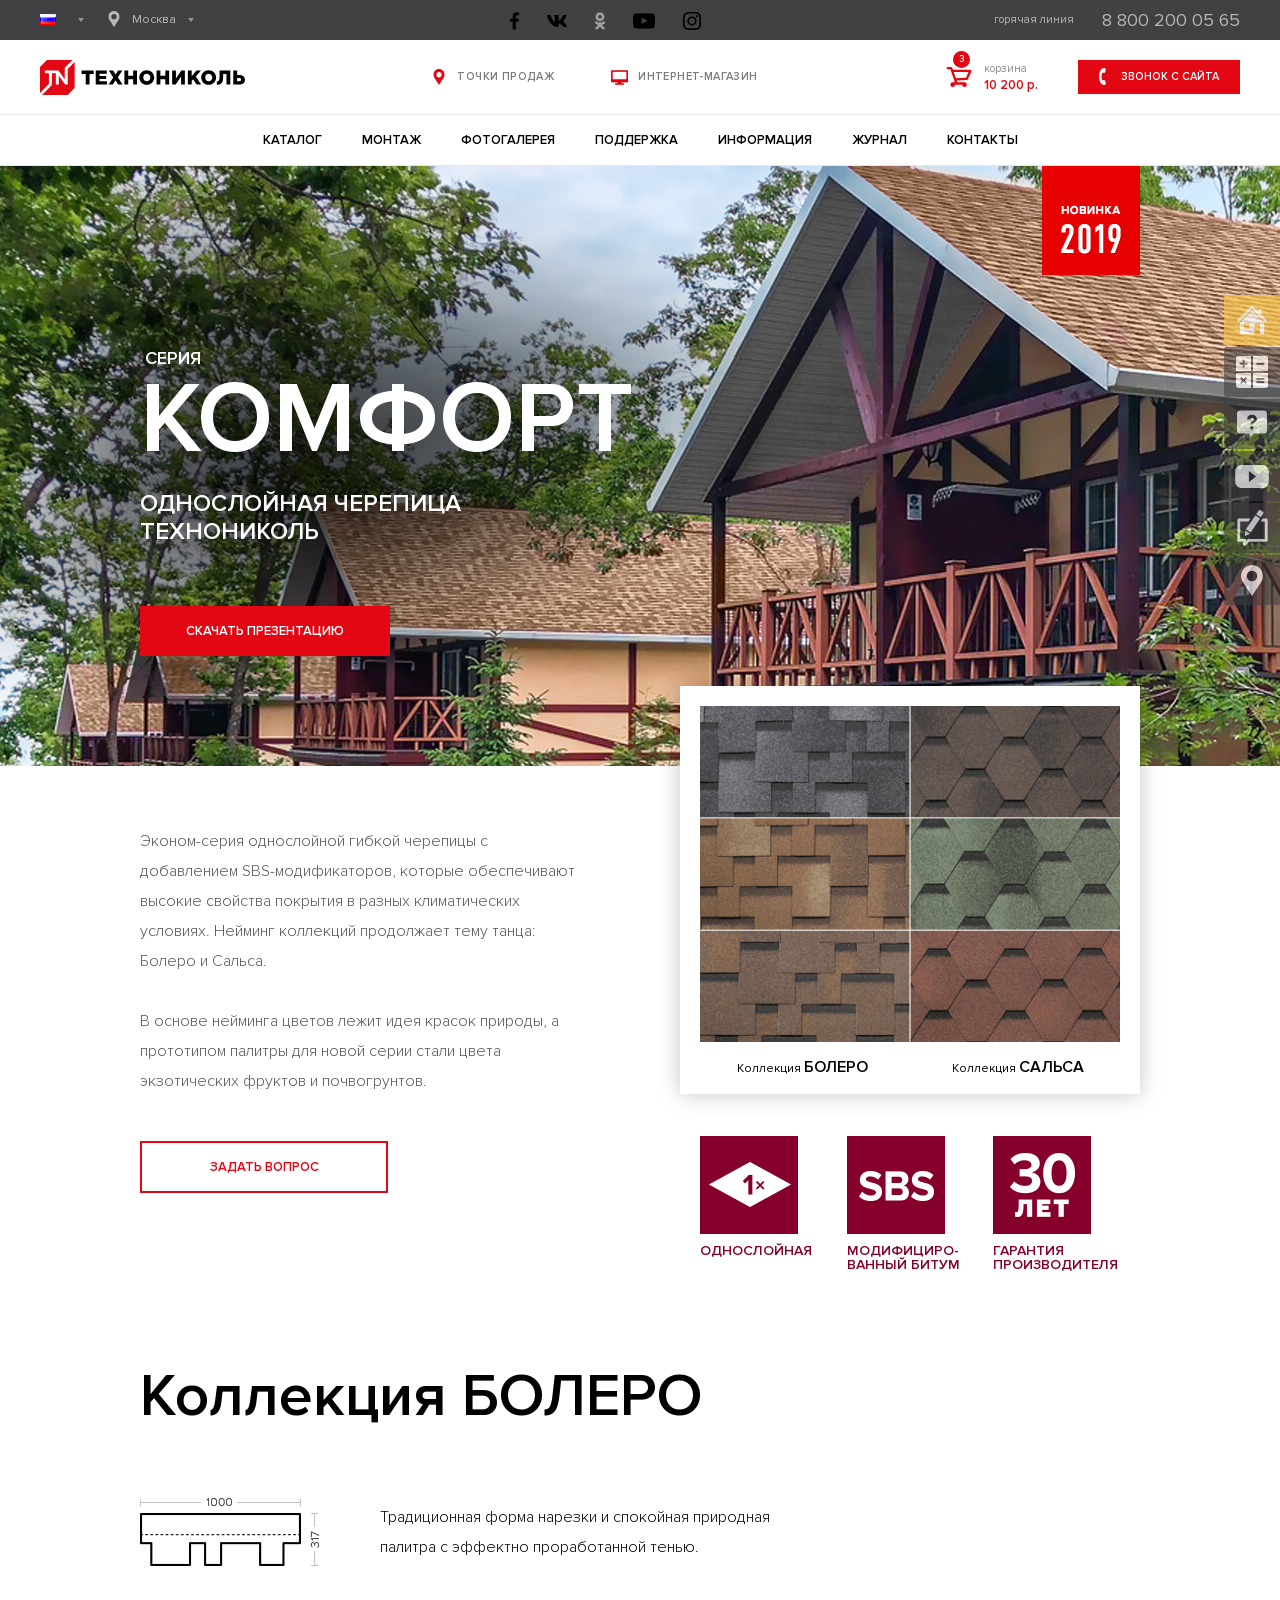
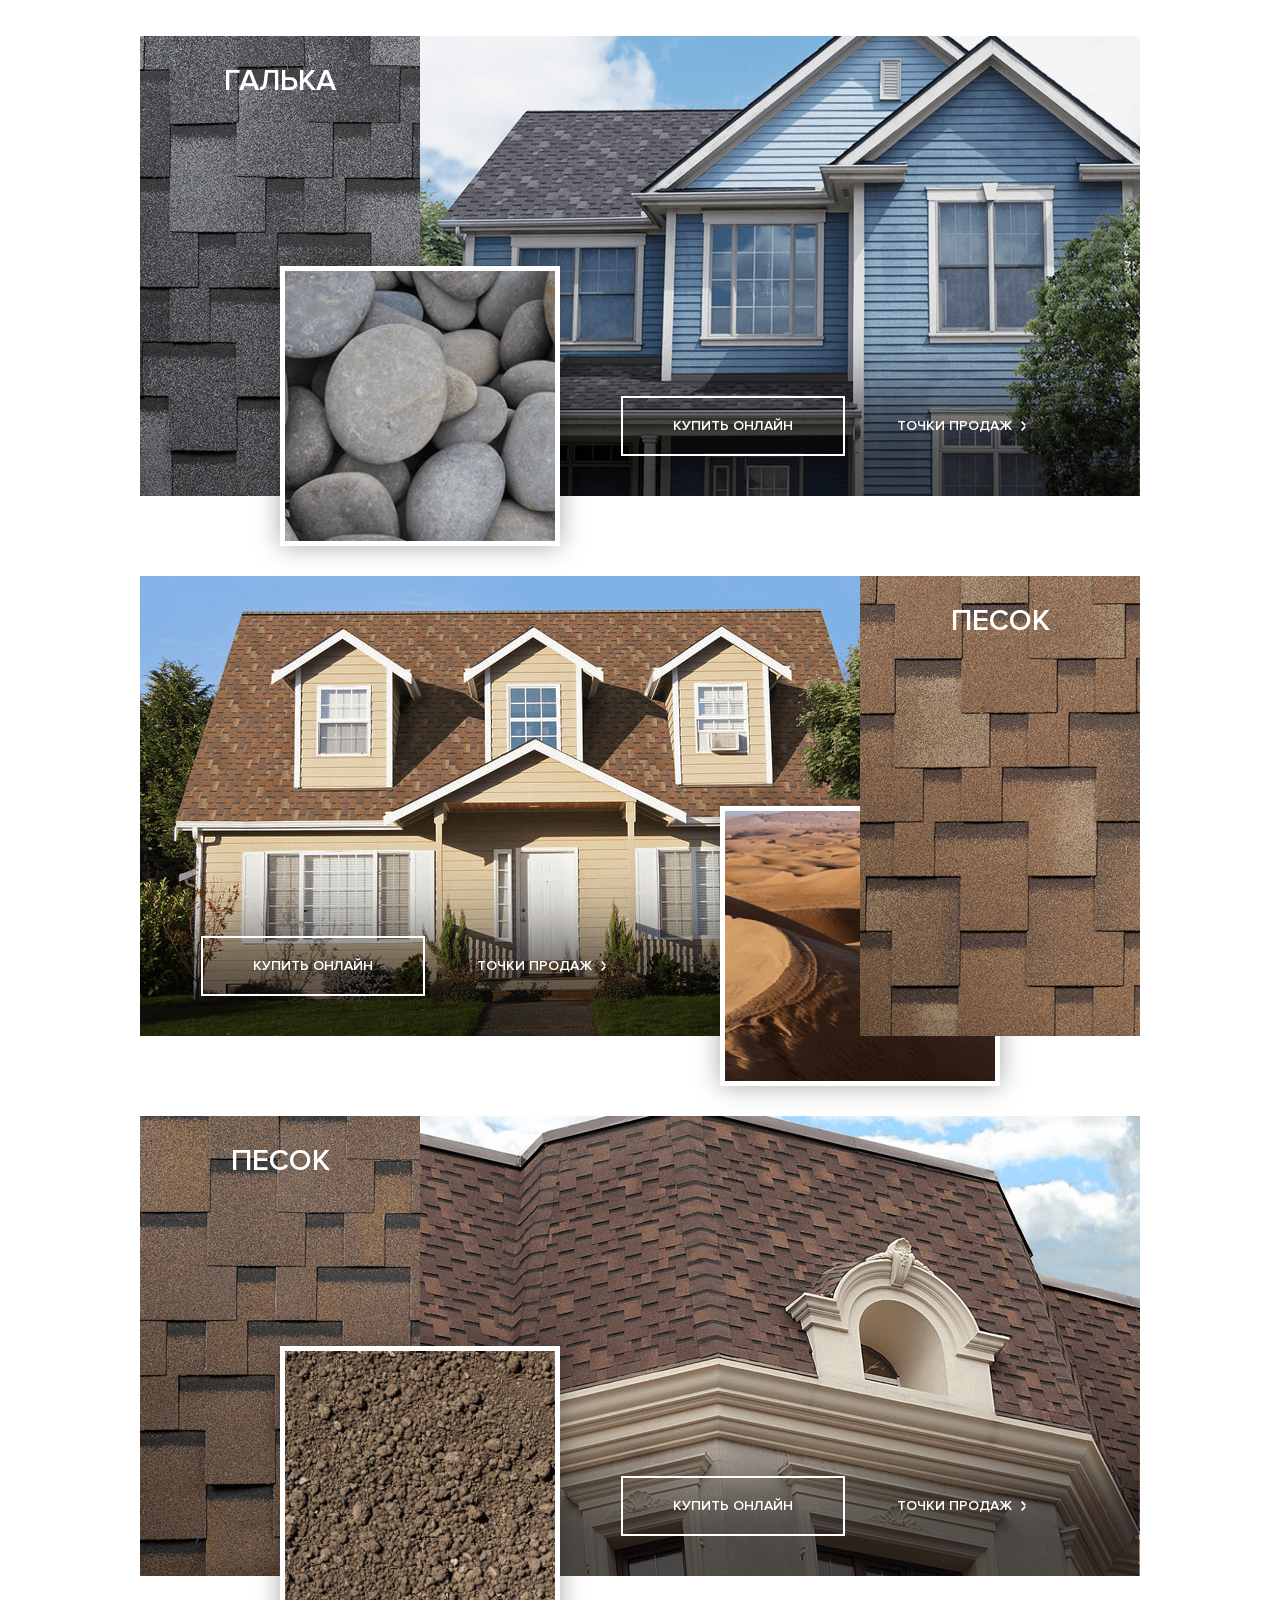
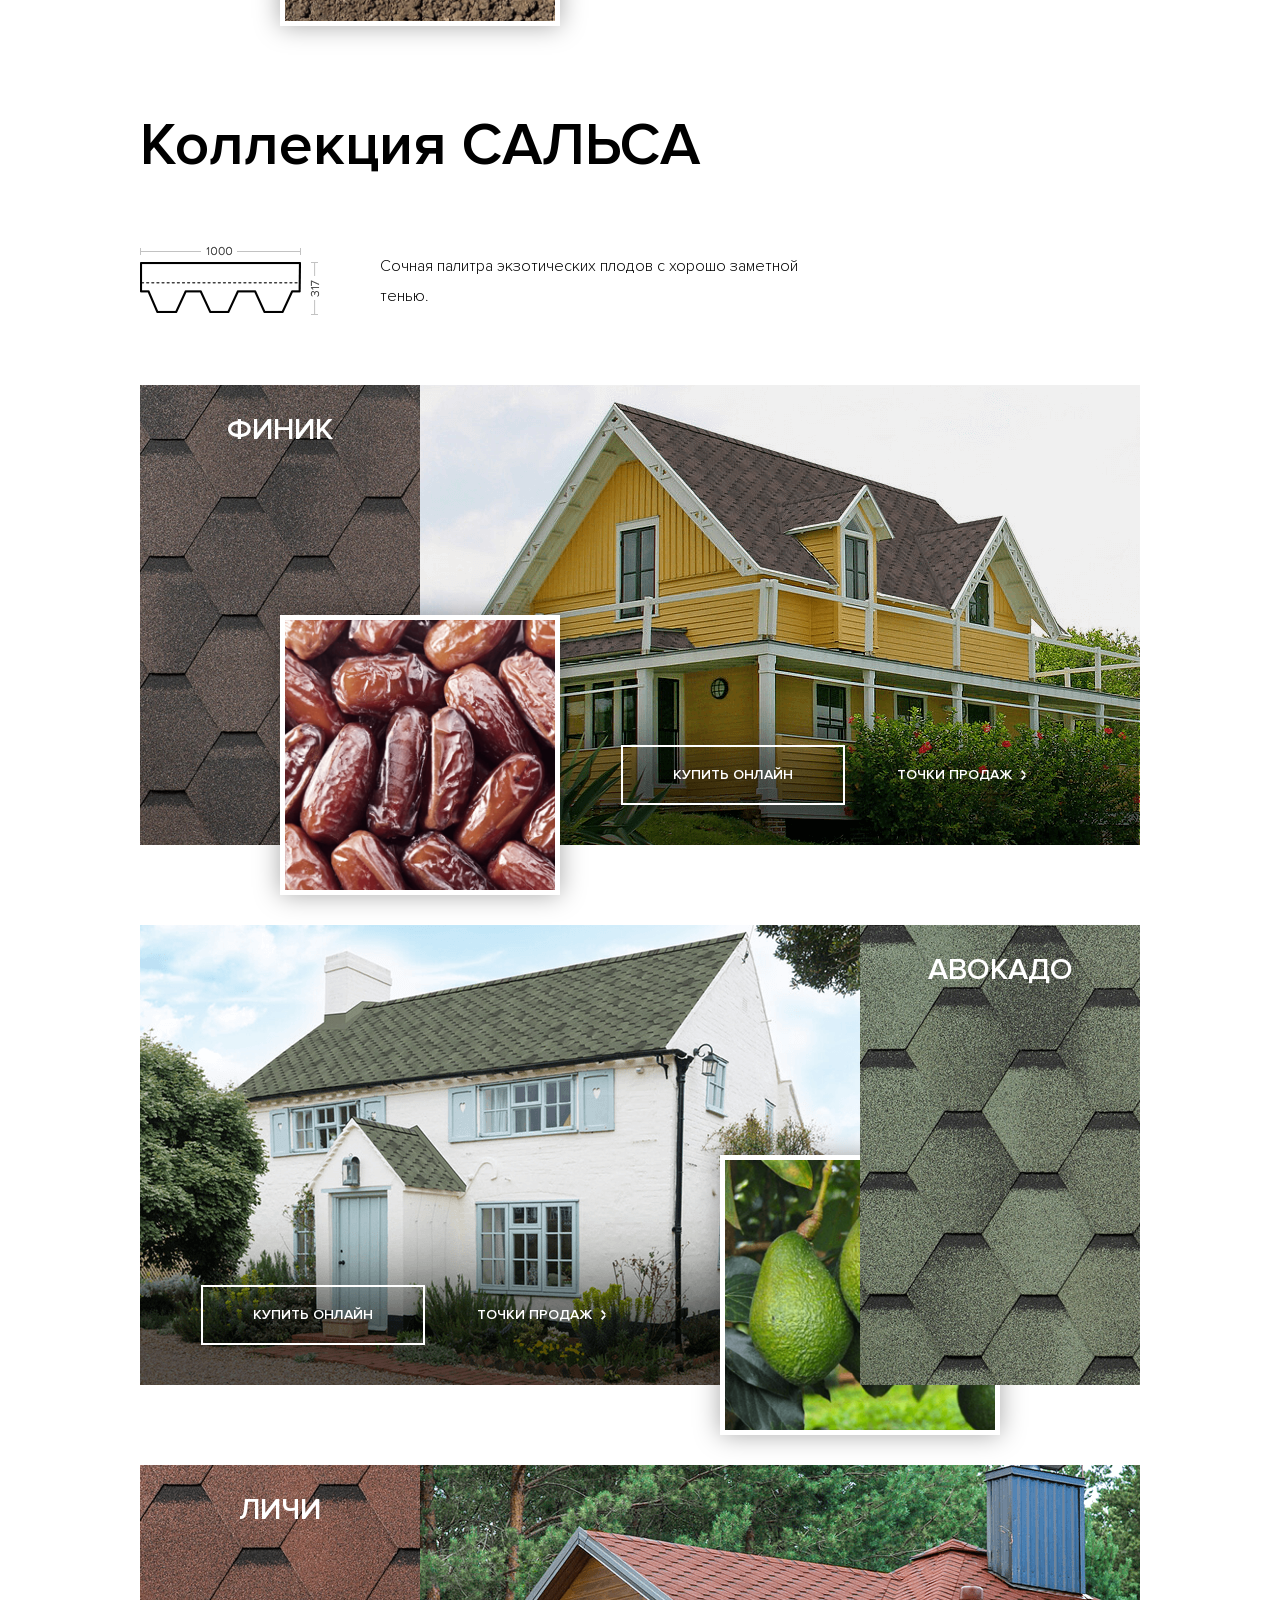
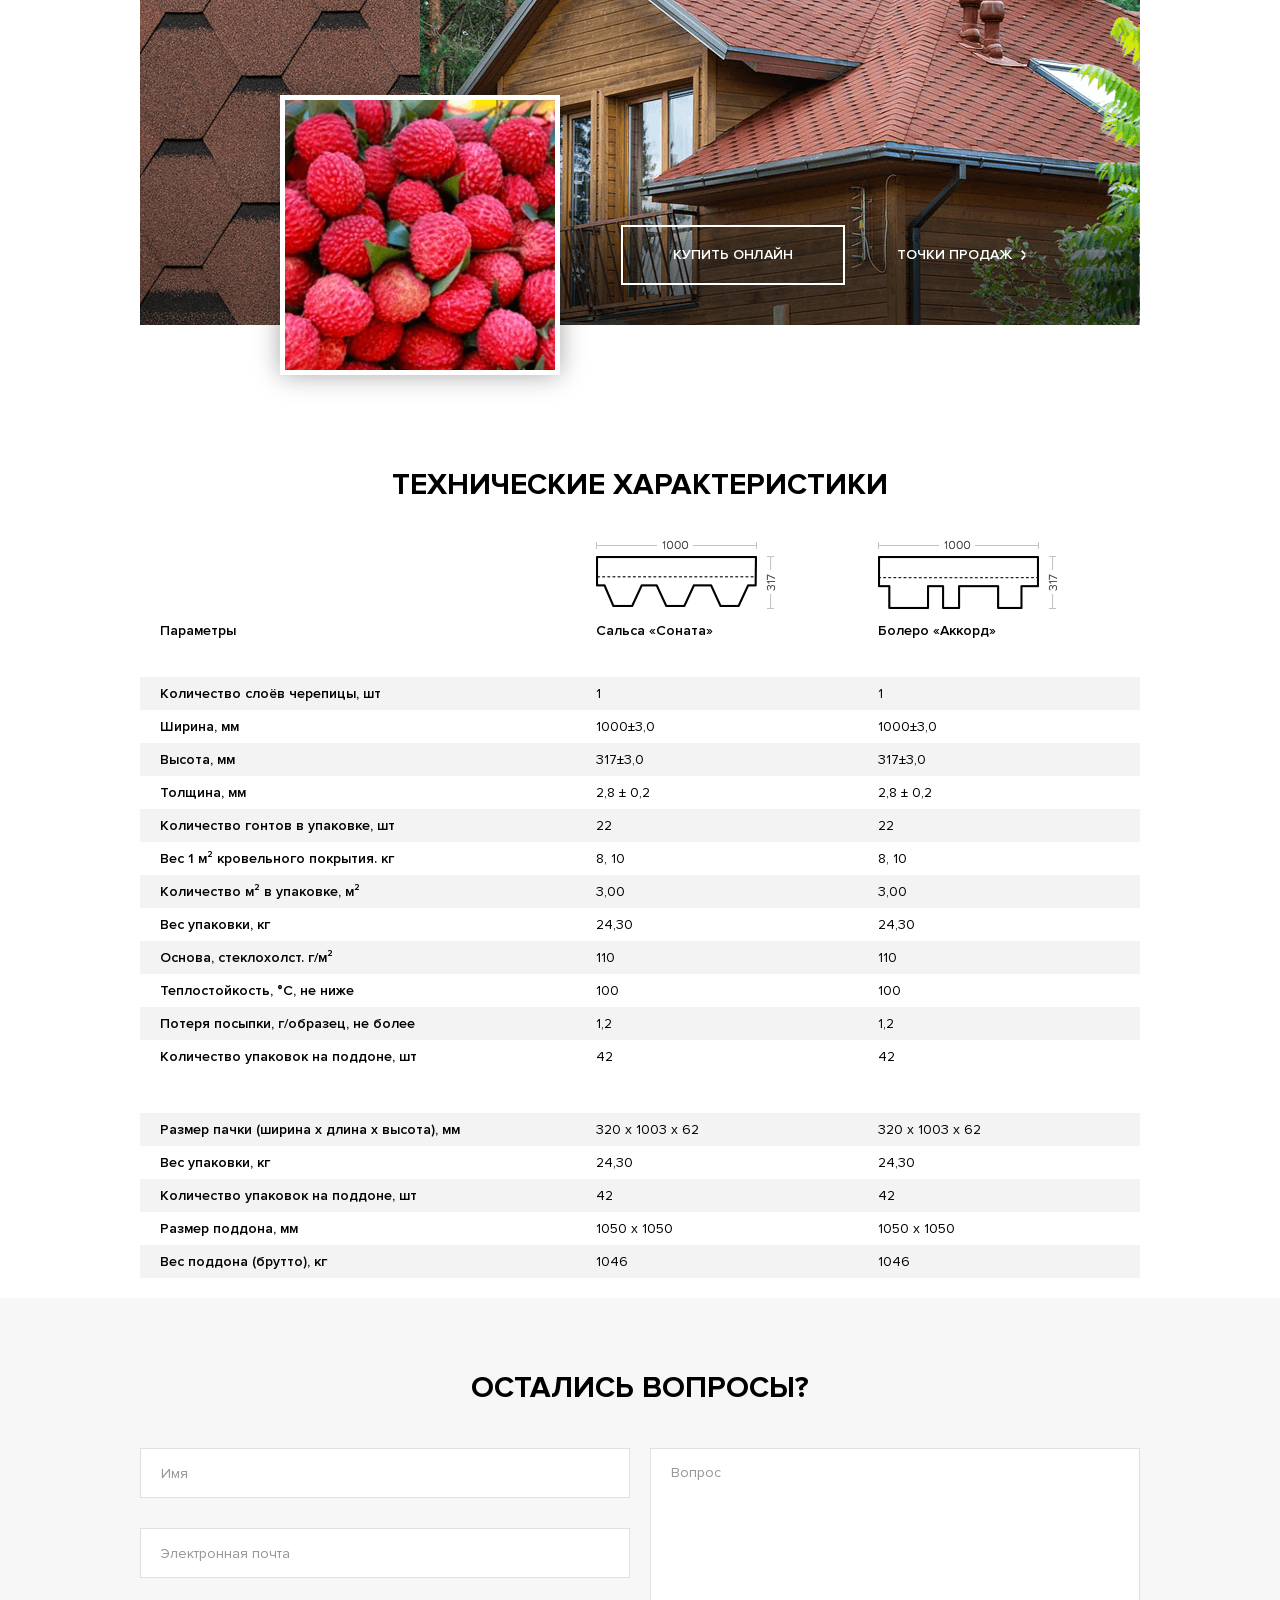
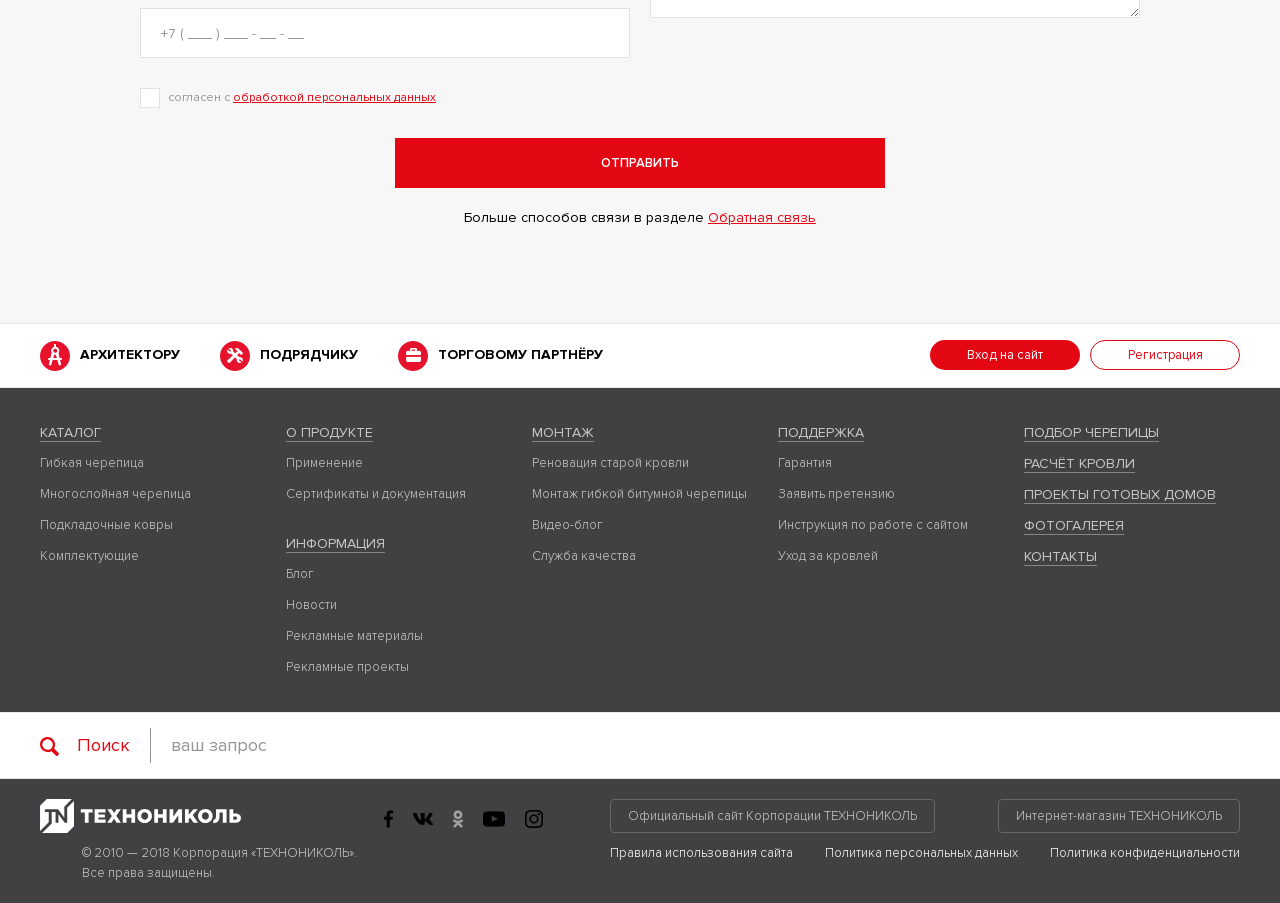
<file: comfort.html>
<!DOCTYPE html>
<html lang="ru">
  <head>
    <meta charset="utf-8">
    <meta name="viewport" content="width=device-width, initial-scale=1, shrink-to-fit=no">
    <meta name="theme-color" content="#000">
    <meta name="format-detection" content="telephone=no">
    <meta http-equiv="X-UA-Compatible" content="IE=Edge">
    <meta name="robots" content="noindex, nofollow">
    <title>Комфорт - Technonicol</title>
    <link rel="shortcut icon" href="images/favicon.ico"><link href="http://shinglas.ru/bitrix/js/altasib/editortools/templates/spoiler_template/.default/style.css?14951244731167" type="text/css"  data-template-style="true"  rel="stylesheet" />
<link href="http://shinglas.ru/bitrix/js/altasib/editortools/templates/tabs_template/.default/style.css?14951244732774" type="text/css"  data-template-style="true"  rel="stylesheet" />
<link href="http://shinglas.ru/local/css/style.min.css?1542753164934860" type="text/css"  data-template-style="true"  rel="stylesheet" />
<link href="http://shinglas.ru/local/css/lang/ru.css?150168917556" type="text/css"  data-template-style="true"  rel="stylesheet" />
<link href="http://shinglas.ru/bitrix/js/main/core/css/core.min.css?14951244742854" type="text/css"  data-template-style="true"  rel="stylesheet" />
<link href="http://shinglas.ru/local/bitrix/templates/smartinner/styles.css?1501689175365" type="text/css"  data-template-style="true"  rel="stylesheet" />
    <link rel="stylesheet" href="css/sprites.css">
    <link rel="stylesheet" href="css/normalize.css">
    <link rel="stylesheet" href="css/base.css">
    <link rel="stylesheet" href="css/slick.css">
    <link rel="stylesheet" href="css/fancybox.css">
    <link rel="stylesheet" href="css/autocomplete.css">
    <link rel="stylesheet" href="css/components.css">
    <link rel="stylesheet" href="css/layout.css">
    <link rel="stylesheet" href="css/states.css">
    <link rel="stylesheet" href="css/prod.css">
    <link rel="stylesheet" href="css/read.css">
    <link rel="stylesheet" href="css/comfort.css">
    <link rel="stylesheet" href="css/mounting.css">
  </head>
  <body class="page-inner">
    <div class="app">
      <!-- Nav Fixed :: Start-->
      <nav class="nav-fixed js-nav-fixed">
        <button class="nav-fixed__trigger"></button>
        <ul class="nav-fixed__menu">
          <li><a class="nav-fixed__link nav-fixed__link--hightlight" href="#"><span class="nav-fixed__link-icon">
                <svg class="icon-nav-01">
                  <use xlink:href="sprites/sprite.svg#icon-nav-01"></use>
                </svg></span><span class="nav-fixed__link-text">Подбор черепицы</span></a></li>
          <li><a class="nav-fixed__link" href="#"><span class="nav-fixed__link-icon">
                <svg class="icon-nav-02">
                  <use xlink:href="sprites/sprite.svg#icon-nav-02"></use>
                </svg></span><span class="nav-fixed__link-text">...</span></a></li>
          <li><a class="nav-fixed__link" href="#"><span class="nav-fixed__link-icon">
                <svg class="icon-nav-03">
                  <use xlink:href="sprites/sprite.svg#icon-nav-03"></use>
                </svg></span><span class="nav-fixed__link-text">...</span></a></li>
          <li><a class="nav-fixed__link" href="#"><span class="nav-fixed__link-icon">
                <svg class="icon-nav-04">
                  <use xlink:href="sprites/sprite.svg#icon-nav-04"></use>
                </svg></span><span class="nav-fixed__link-text">...</span></a></li>
          <li><a class="nav-fixed__link" href="#"><span class="nav-fixed__link-icon">
                <svg class="icon-nav-05">
                  <use xlink:href="sprites/sprite.svg#icon-nav-05"></use>
                </svg></span><span class="nav-fixed__link-text">...</span></a></li>
          <li><a class="nav-fixed__link" href="#"><span class="nav-fixed__link-icon">
                <svg class="icon-nav-06">
                  <use xlink:href="sprites/sprite.svg#icon-nav-06"></use>
                </svg></span><span class="nav-fixed__link-text">...</span></a></li>
        </ul>
      </nav>
      <!-- Nav :: Fixed :: End-->
      <!-- Header :: Start-->
      <header class="header">
        <div class="header__panel header__panel--top">
          <div class="container-fluid">
            <div class="header__language">
              <button class="header__language-trigger">
                <svg class="icon-language-ru">
                  <use xlink:href="sprites/sprite.svg#icon-language-ru"></use>
                </svg>
              </button>
              <div class="header__language-dropdown">
                <ul class="header__language-menu">
                  <li><a class="header__language-link is-active" href="#">
                      <svg class="icon-language-ru">
                        <use xlink:href="sprites/sprite.svg#icon-language-ru"></use>
                      </svg>Русский</a></li>
                  <li><a class="header__language-link" href="#">
                      <svg class="icon-language-kz">
                        <use xlink:href="sprites/sprite.svg#icon-language-kz"></use>
                      </svg>Қазақ Тілі</a></li>
                  <li><a class="header__language-link" href="#">
                      <svg class="icon-language-ita">
                        <use xlink:href="sprites/sprite.svg#icon-language-ita"></use>
                      </svg>Italiano</a></li>
                  <li><a class="header__language-link" href="#">
                      <svg class="icon-language-hun">
                        <use xlink:href="sprites/sprite.svg#icon-language-hun"></use>
                      </svg>Magyar</a></li>
                  <li><a class="header__language-link" href="#">
                      <svg class="icon-language-est">
                        <use xlink:href="sprites/sprite.svg#icon-language-est"></use>
                      </svg>Eesti Keel</a></li>
                  <li><a class="header__language-link" href="#">
                      <svg class="icon-language-lva">
                        <use xlink:href="sprites/sprite.svg#icon-language-lva"></use>
                      </svg>Latviešu Valoda</a></li>
                  <li><a class="header__language-link" href="#">
                      <svg class="icon-language-ltu">
                        <use xlink:href="sprites/sprite.svg#icon-language-ltu"></use>
                      </svg>Lietùvių Kalbà</a></li>
                  <li><a class="header__language-link" href="#">
                      <svg class="icon-language-ua">
                        <use xlink:href="sprites/sprite.svg#icon-language-ua"></use>
                      </svg>Українська</a></li>
                  <li><a class="header__language-link" href="#">
                      <svg class="icon-language-svn">
                        <use xlink:href="sprites/sprite.svg#icon-language-svn"></use>
                      </svg>Slovenský Jazyk</a></li>
                  <li><a class="header__language-link" href="#">
                      <svg class="icon-language-pol">
                        <use xlink:href="sprites/sprite.svg#icon-language-pol"></use>
                      </svg>Język Polski</a></li>
                  <li><a class="header__language-link" href="#">
                      <svg class="icon-language-tur">
                        <use xlink:href="sprites/sprite.svg#icon-language-tur"></use>
                      </svg>Türkçe</a></li>
                  <li><a class="header__language-link" href="#">
                      <svg class="icon-language-rou">
                        <use xlink:href="sprites/sprite.svg#icon-language-rou"></use>
                      </svg>Limba Română</a></li>
                  <li><a class="header__language-link" href="#">
                      <svg class="icon-language-bgr">
                        <use xlink:href="sprites/sprite.svg#icon-language-bgr"></use>
                      </svg>Български Езык</a></li>
                  <li><a class="header__language-link" href="#">
                      <svg class="icon-language-cze">
                        <use xlink:href="sprites/sprite.svg#icon-language-cze"></use>
                      </svg>Čeština</a></li>
                  <li><a class="header__language-link" href="#">
                      <svg class="icon-language-deu">
                        <use xlink:href="sprites/sprite.svg#icon-language-deu"></use>
                      </svg>Deutsch</a></li>
                  <li><a class="header__language-link" href="#">
                      <svg class="icon-language-eng">
                        <use xlink:href="sprites/sprite.svg#icon-language-eng"></use>
                      </svg>English</a></li>
                </ul>
              </div>
            </div>
            <div class="header__location">
              <button class="header__location-trigger" data-fancybox data-src="#popup-location">
                <svg class="icon-location">
                  <use xlink:href="sprites/sprite.svg#icon-location"></use>
                </svg>Москва
              </button>
            </div>
            <nav class="header__social"><a class="header__social-link" href="#">
                <svg class="icon-social-fb">
                  <use xlink:href="sprites/sprite.svg#icon-social-fb"></use>
                </svg></a><a class="header__social-link" href="#">
                <svg class="icon-social-vk">
                  <use xlink:href="sprites/sprite.svg#icon-social-vk"></use>
                </svg></a><a class="header__social-link" href="#">
                <svg class="icon-social-od">
                  <use xlink:href="sprites/sprite.svg#icon-social-od"></use>
                </svg></a><a class="header__social-link" href="#">
                <svg class="icon-social-yt">
                  <use xlink:href="sprites/sprite.svg#icon-social-yt"></use>
                </svg></a><a class="header__social-link" href="#">
                <svg class="icon-social-im">
                  <use xlink:href="sprites/sprite.svg#icon-social-im"></use>
                </svg></a></nav>
            <p class="header__phone"><small class="header__phone-text">горячая линия</small><a class="header__phone-link" href="tel:88002000565">8 800 200 05 65</a></p>
          </div>
        </div>
        <div class="header__panel header__panel--middle">
          <div class="container-fluid">
            <div class="header__logo"><a href="#"><img src="images/logo.svg" alt="ТЕХНОНИКОЛЬ"></a></div>
            <nav class="header__links"><a class="header__links-item" href="#">
                <svg class="icon-location">
                  <use xlink:href="sprites/sprite.svg#icon-location"></use>
                </svg>точки продаж</a><a class="header__links-item" href="#">
                <svg class="icon-shop">
                  <use xlink:href="sprites/sprite.svg#icon-shop"></use>
                </svg>интернет-магазин</a></nav><a class="header__basket" href="#">
              <figure class="header__basket-icon">
                <svg class="icon-basket">
                  <use xlink:href="sprites/sprite.svg#icon-basket"></use>
                </svg>
                <mark>3</mark>
              </figure>
              <p class="header__basket-price"><small>корзина</small>10 200 р.</p></a>
            <div class="header__call"><a class="btn btn--34 btn--red" href="#">
                <svg class="icon-call">
                  <use xlink:href="sprites/sprite.svg#icon-call"></use>
                </svg>звонок с сайта</a></div>
          </div>
        </div>
        <div class="header__panel header__panel--bottom">
          <div class="container-fluid">
            <nav class="header__nav">
              <button class="header__nav-trigger"><span></span><span></span><span></span></button>
              <div class="header__nav-content">
                <ul class="header__nav-menu">
                  <li><a class="header__nav-link header__nav-link--arrow" href="#">Каталог</a>
                    <div class="header__nav-dropdown"><span class="header__nav-back">
                        <svg class="icon-back">
                          <use xlink:href="sprites/sprite.svg#icon-back"></use>
                        </svg>назад</span>
                      <div class="header__nav-group">
                        <ul class="header__nav-menu">
                          <li><a class="header__nav-link header__nav-link--arrow" href="#">Гибкая черепица</a>
                            <div class="header__nav-dropdown"><span class="header__nav-back">
                                <svg class="icon-back">
                                  <use xlink:href="sprites/sprite.svg#icon-back"></use>
                                </svg>назад</span>
                              <ul class="header__nav-menu">
                                <li><a class="header__nav-link" href="#">Серия Ультра</a>
                                  <ul class="header__nav-menu header__nav-menu--sub">
                                    <li><a class="header__nav-link" href="#">Самба</a></li>
                                    <li><a class="header__nav-link" href="#">Фокстрот</a></li>
                                  </ul>
                                </li>
                                <li><a class="header__nav-link" href="#">Серия Классик</a>
                                  <ul class="header__nav-menu header__nav-menu--sub">
                                    <li><a class="header__nav-link" href="#">Модерн</a></li>
                                    <li><a class="header__nav-link" href="#">Румба</a></li>
                                    <li><a class="header__nav-link" href="#">Кадриль</a></li>
                                    <li><a class="header__nav-link" href="#">Фламенко</a></li>
                                    <li><a class="header__nav-link" href="#">Танго</a></li>
                                  </ul>
                                </li>
                                <li><a class="header__nav-link" href="#">Серия Финская</a>
                                  <ul class="header__nav-menu header__nav-menu--sub">
                                    <li><a class="header__nav-link" href="#">Аккорд</a></li>
                                    <li><a class="header__nav-link" href="#">Соната</a></li>
                                  </ul>
                                </li>
                                <li><a class="header__nav-link" href="#">КОНЬКОВО-КАРНИЗНАЯ ЧЕРЕПИЦА</a></li>
                              </ul>
                            </div>
                          </li>
                        </ul>
                      </div>
                      <div class="header__nav-group">
                        <ul class="header__nav-menu">
                          <li><a class="header__nav-link header__nav-link--arrow" href="#">Многослойная черепица</a>
                            <div class="header__nav-dropdown"><span class="header__nav-back">
                                <svg class="icon-back">
                                  <use xlink:href="sprites/sprite.svg#icon-back"></use>
                                </svg>назад</span>
                              <ul class="header__nav-menu header__nav-menu--sub">
                                <li><a class="header__nav-link" href="#">Атлантика</a></li>
                                <li><a class="header__nav-link" href="#">Континент</a></li>
                                <li><a class="header__nav-link" href="#">Вестерн</a></li>
                                <li><a class="header__nav-link" href="#">Джаз</a></li>
                                <li><a class="header__nav-link" href="#">Кантри</a></li>
                                <li><a class="header__nav-link" href="#">Ранчо</a></li>
                              </ul>
                            </div>
                          </li>
                        </ul>
                      </div>
                      <div class="header__nav-group">
                        <ul class="header__nav-menu">
                          <li><a class="header__nav-link" href="#">Комплектующие для кровли</a>
                            <div class="header__nav-dropdown"><span class="header__nav-back">
                                <svg class="icon-back">
                                  <use xlink:href="sprites/sprite.svg#icon-back"></use>
                                </svg>назад</span>
                              <ul class="header__nav-menu header__nav-menu--sub">
                                <li><a class="header__nav-link" href="#">Планки и гвозди</a></li>
                                <li><a class="header__nav-link" href="#">Снегодержатели</a></li>
                                <li><a class="header__nav-link" href="#">Строительная химия</a></li>
                                <li><a class="header__nav-link" href="#">Планки и гвозди</a></li>
                                <li><a class="header__nav-link" href="#">Снегодержатели</a></li>
                              </ul>
                            </div>
                          </li>
                        </ul>
                      </div>
                      <div class="header__nav-group">
                        <ul class="header__nav-menu">
                          <li><a class="header__nav-link" href="#">Фасадная плитка</a></li>
                          <li><a class="header__nav-link" href="#">Водосточная система</a></li>
                          <li><a class="header__nav-link" href="#">Пластиковая вентиляция</a></li>
                          <li><a class="header__nav-link" href="#">Пневмоинструмент</a></li>
                        </ul>
                      </div>
                    </div>
                  </li>
                  <li><a class="header__nav-link header__nav-link--arrow" href="#">Монтаж</a>
                    <div class="header__nav-dropdown"><span class="header__nav-back">
                        <svg class="icon-back">
                          <use xlink:href="sprites/sprite.svg#icon-back"></use>
                        </svg>назад</span>
                      <ul class="header__nav-menu">
                        <li><a class="header__nav-link" href="#">Гибкая черепица</a></li>
                        <li><a class="header__nav-link" href="#">Многослойная черепица</a></li>
                        <li><a class="header__nav-link" href="#">Фасадная плитка</a></li>
                        <li><a class="header__nav-link" href="#">Водосточная система</a></li>
                      </ul>
                    </div>
                  </li>
                  <li><a class="header__nav-link" href="#">Фотогалерея</a></li>
                  <li><a class="header__nav-link" href="#">Поддержка</a></li>
                  <li><a class="header__nav-link" href="#">Информация</a></li>
                  <li><a class="header__nav-link" href="#">Журнал</a></li>
                  <li><a class="header__nav-link" href="#">Контакты</a></li>
                </ul>
                <!-- For mobile only < 768px-->
                <div class="is-md-hidden">
                  <div class="header__nav-panel header__nav-panel--white">
                    <nav class="header__links"><a class="header__links-item" href="#">
                        <svg class="icon-location">
                          <use xlink:href="sprites/sprite.svg#icon-location"></use>
                        </svg>точки продаж</a><a class="header__links-item" href="#">
                        <svg class="icon-shop">
                          <use xlink:href="sprites/sprite.svg#icon-shop"></use>
                        </svg>интернет-магазин</a></nav><a class="header__basket" href="#">
                      <figure class="header__basket-icon">
                        <svg class="icon-basket">
                          <use xlink:href="sprites/sprite.svg#icon-basket"></use>
                        </svg>
                        <mark>3</mark>
                      </figure>
                      <p class="header__basket-price"><small>корзина</small>10 200 р.</p></a>
                    <div class="header__call"><a class="btn btn--34 btn--red" href="#">
                        <svg class="icon-call">
                          <use xlink:href="sprites/sprite.svg#icon-call"></use>
                        </svg>звонок с сайта</a></div>
                  </div>
                  <div class="header__nav-panel header__nav-panel--dark">
                    <div class="header__language">
                      <button class="header__language-trigger">
                        <svg class="icon-language-ru">
                          <use xlink:href="sprites/sprite.svg#icon-language-ru"></use>
                        </svg>Русский
                      </button>
                      <div class="header__language-dropdown">
                        <ul class="header__language-menu">
                          <li><a class="header__language-link is-active" href="#">
                              <svg class="icon-language-ru">
                                <use xlink:href="sprites/sprite.svg#icon-language-ru"></use>
                              </svg>Русский</a></li>
                          <li><a class="header__language-link" href="#">
                              <svg class="icon-language-kz">
                                <use xlink:href="sprites/sprite.svg#icon-language-kz"></use>
                              </svg>Қазақ Тілі</a></li>
                          <li><a class="header__language-link" href="#">
                              <svg class="icon-language-ita">
                                <use xlink:href="sprites/sprite.svg#icon-language-ita"></use>
                              </svg>Italiano</a></li>
                          <li><a class="header__language-link" href="#">
                              <svg class="icon-language-hun">
                                <use xlink:href="sprites/sprite.svg#icon-language-hun"></use>
                              </svg>Magyar</a></li>
                          <li><a class="header__language-link" href="#">
                              <svg class="icon-language-est">
                                <use xlink:href="sprites/sprite.svg#icon-language-est"></use>
                              </svg>Eesti Keel</a></li>
                          <li><a class="header__language-link" href="#">
                              <svg class="icon-language-lva">
                                <use xlink:href="sprites/sprite.svg#icon-language-lva"></use>
                              </svg>Latviešu Valoda</a></li>
                          <li><a class="header__language-link" href="#">
                              <svg class="icon-language-ltu">
                                <use xlink:href="sprites/sprite.svg#icon-language-ltu"></use>
                              </svg>Lietùvių Kalbà</a></li>
                          <li><a class="header__language-link" href="#">
                              <svg class="icon-language-ua">
                                <use xlink:href="sprites/sprite.svg#icon-language-ua"></use>
                              </svg>Українська</a></li>
                          <li><a class="header__language-link" href="#">
                              <svg class="icon-language-svn">
                                <use xlink:href="sprites/sprite.svg#icon-language-svn"></use>
                              </svg>Slovenský Jazyk</a></li>
                          <li><a class="header__language-link" href="#">
                              <svg class="icon-language-pol">
                                <use xlink:href="sprites/sprite.svg#icon-language-pol"></use>
                              </svg>Język Polski</a></li>
                          <li><a class="header__language-link" href="#">
                              <svg class="icon-language-tur">
                                <use xlink:href="sprites/sprite.svg#icon-language-tur"></use>
                              </svg>Türkçe</a></li>
                          <li><a class="header__language-link" href="#">
                              <svg class="icon-language-rou">
                                <use xlink:href="sprites/sprite.svg#icon-language-rou"></use>
                              </svg>Limba Română</a></li>
                          <li><a class="header__language-link" href="#">
                              <svg class="icon-language-bgr">
                                <use xlink:href="sprites/sprite.svg#icon-language-bgr"></use>
                              </svg>Български Езык</a></li>
                          <li><a class="header__language-link" href="#">
                              <svg class="icon-language-cze">
                                <use xlink:href="sprites/sprite.svg#icon-language-cze"></use>
                              </svg>Čeština</a></li>
                          <li><a class="header__language-link" href="#">
                              <svg class="icon-language-deu">
                                <use xlink:href="sprites/sprite.svg#icon-language-deu"></use>
                              </svg>Deutsch</a></li>
                          <li><a class="header__language-link" href="#">
                              <svg class="icon-language-eng">
                                <use xlink:href="sprites/sprite.svg#icon-language-eng"></use>
                              </svg>English</a></li>
                        </ul>
                      </div>
                    </div>
                    <div class="header__location">
                      <button class="header__location-trigger" data-fancybox data-src="#popup-location">
                        <svg class="icon-location">
                          <use xlink:href="sprites/sprite.svg#icon-location"></use>
                        </svg>Москва
                      </button>
                    </div>
                    <nav class="header__social"><a class="header__social-link" href="#">
                        <svg class="icon-social-fb">
                          <use xlink:href="sprites/sprite.svg#icon-social-fb"></use>
                        </svg></a><a class="header__social-link" href="#">
                        <svg class="icon-social-vk">
                          <use xlink:href="sprites/sprite.svg#icon-social-vk"></use>
                        </svg></a><a class="header__social-link" href="#">
                        <svg class="icon-social-od">
                          <use xlink:href="sprites/sprite.svg#icon-social-od"></use>
                        </svg></a><a class="header__social-link" href="#">
                        <svg class="icon-social-yt">
                          <use xlink:href="sprites/sprite.svg#icon-social-yt"></use>
                        </svg></a><a class="header__social-link" href="#">
                        <svg class="icon-social-im">
                          <use xlink:href="sprites/sprite.svg#icon-social-im"></use>
                        </svg></a></nav>
                    <p class="header__phone"><small class="header__phone-text">горячая линия</small><a class="header__phone-link" href="tel:88002000565">8 800 200 05 65</a></p>
                  </div>
                </div>
              </div>
            </nav>
          </div>
        </div>
      </header>
      <!-- Header :: End-->
      <!-- Main :: Start-->
      <main class="main">
        <!-- Comfort :: Start-->
        <article class="comfort">
          <div class="comfort__head">
            <div class="container-fluid">
              <picture class="comfort__head-image"><img src="images/img-comfort-hero.jpg" alt=""></picture>
              <picture class="comfort__head-badge"><img src="images/img-comfort-badge.jpg" alt=""></picture>
              <div class="comfort__head-desc">
                <h1 class="comfort__head-title"><small>серия</small>Комфорт</h1>
                <p class="comfort__head-text">однослойная черепица технониколь</p><a class="btn btn--50 btn--red" href="#">скачать презентацию</a>
              </div>
            </div>
          </div>
          <div class="comfort__body">
            <div class="container-fluid">
              <div class="comfort__info">
                <div class="row">
                  <div class="col-md-6 push-md-6">
                    <picture class="comfort__info-collections"><img src="images/img-comfort-collections.png" alt="">
                      <div class="row">
                        <div class="col-6">
                          <p>Коллекция <b>Болеро</b></p>
                        </div>
                        <div class="col-6">
                          <p>Коллекция <b>Сальса</b></p>
                        </div>
                      </div>
                    </picture>
                    <div class="comfort__info-adv">
                      <div class="comfort__info-adv-item">
                        <figure class="comfort__info-adv-image"><img src="images/img-comfort-adv-01.png" alt=""></figure>
                        <p class="comfort__info-adv-title">однослойная</p>
                      </div>
                      <div class="comfort__info-adv-item">
                        <figure class="comfort__info-adv-image"><img src="images/img-comfort-adv-02.png" alt=""></figure>
                        <p class="comfort__info-adv-title">модифициро-ванный битум</p>
                      </div>
                      <div class="comfort__info-adv-item">
                        <figure class="comfort__info-adv-image"><img src="images/img-comfort-adv-03.png" alt=""></figure>
                        <p class="comfort__info-adv-title">гарантия производителя</p>
                      </div>
                    </div>
                  </div>
                  <div class="col-md-6 pull-md-6">
                    <div class="comfort__info-desc">
                      <p>Эконом-серия однослойной гибкой черепицы с добавлением SBS-модификаторов, которые обеспечивают высокие свойства покрытия в разных климатических условиях. Нейминг коллекций продолжает тему танца: Болеро и Сальса.</p>
                      <p>В основе нейминга цветов лежит идея красок природы, а прототипом палитры для новой серии стали цвета экзотических фруктов и почвогрунтов.</p><a class="btn btn--50 btn--red-empty" href="#">задать вопрос</a>
                    </div>
                  </div>
                </div>
              </div>
              <div class="comfort__collection">
                <h2 class="comfort__collection-title">Коллекция БОЛЕРО</h2>
                <div class="comfort__collection-info">
                  <picture class="comfort__collection-info-image"><img src="images/img-bolero-scheme.png" alt=""></picture>
                  <p class="comfort__collection-info-text">Традиционная форма нарезки и спокойная природная палитра с эффектно проработанной тенью.</p>
                </div>
                <div class="comfort__collection-group">
                  <h3 class="comfort__collection-group-title">Галька</h3>
                  <picture class="comfort__collection-group-aside"><img src="images/img-bolero-01-aside.png" alt=""></picture>
                  <picture class="comfort__collection-group-back"><img src="images/img-bolero-01-back.png" alt=""></picture>
                  <picture class="comfort__collection-group-front"><img src="images/img-bolero-01-front.png" alt=""></picture>
                  <div class="comfort__collection-group-control"><a class="btn btn--buy" href="#">купить онлайн</a><a class="btn btn--sales" href="#">точки продаж
                      <svg class="icon-arrow-btn">
                        <use xlink:href="sprites/sprite.svg#icon-arrow-btn"></use>
                      </svg></a></div>
                </div>
                <div class="comfort__collection-group">
                  <h3 class="comfort__collection-group-title">песок</h3>
                  <picture class="comfort__collection-group-aside"><img src="images/img-bolero-02-aside.png" alt=""></picture>
                  <picture class="comfort__collection-group-back"><img src="images/img-bolero-02-back.png" alt=""></picture>
                  <picture class="comfort__collection-group-front"><img src="images/img-bolero-02-front.png" alt=""></picture>
                  <div class="comfort__collection-group-control"><a class="btn btn--buy" href="#">купить онлайн</a><a class="btn btn--sales" href="#">точки продаж
                      <svg class="icon-arrow-btn">
                        <use xlink:href="sprites/sprite.svg#icon-arrow-btn"></use>
                      </svg></a></div>
                </div>
                <div class="comfort__collection-group">
                  <h3 class="comfort__collection-group-title">песок</h3>
                  <picture class="comfort__collection-group-aside"><img src="images/img-bolero-03-aside.png" alt=""></picture>
                  <picture class="comfort__collection-group-back"><img src="images/img-bolero-03-back.png" alt=""></picture>
                  <picture class="comfort__collection-group-front"><img src="images/img-bolero-03-front.png" alt=""></picture>
                  <div class="comfort__collection-group-control"><a class="btn btn--buy" href="#">купить онлайн</a><a class="btn btn--sales" href="#">точки продаж
                      <svg class="icon-arrow-btn">
                        <use xlink:href="sprites/sprite.svg#icon-arrow-btn"></use>
                      </svg></a></div>
                </div>
              </div>
              <div class="comfort__collection">
                <h2 class="comfort__collection-title">Коллекция САЛЬСА</h2>
                <div class="comfort__collection-info">
                  <picture class="comfort__collection-info-image"><img src="images/img-salsa-scheme.png" alt=""></picture>
                  <p class="comfort__collection-info-text">Сочная палитра экзотических плодов с хорошо заметной тенью.</p>
                </div>
                <div class="comfort__collection-group">
                  <h3 class="comfort__collection-group-title">финик</h3>
                  <picture class="comfort__collection-group-aside"><img src="images/img-salsa-01-aside.png" alt=""></picture>
                  <picture class="comfort__collection-group-back"><img src="images/img-salsa-01-back.png" alt=""></picture>
                  <picture class="comfort__collection-group-front"><img src="images/img-salsa-01-front.png" alt=""></picture>
                  <div class="comfort__collection-group-control"><a class="btn btn--buy" href="#">купить онлайн</a><a class="btn btn--sales" href="#">точки продаж
                      <svg class="icon-arrow-btn">
                        <use xlink:href="sprites/sprite.svg#icon-arrow-btn"></use>
                      </svg></a></div>
                </div>
                <div class="comfort__collection-group">
                  <h3 class="comfort__collection-group-title">авокадо</h3>
                  <picture class="comfort__collection-group-aside"><img src="images/img-salsa-02-aside.png" alt=""></picture>
                  <picture class="comfort__collection-group-back"><img src="images/img-salsa-02-back.png" alt=""></picture>
                  <picture class="comfort__collection-group-front"><img src="images/img-salsa-02-front.png" alt=""></picture>
                  <div class="comfort__collection-group-control"><a class="btn btn--buy" href="#">купить онлайн</a><a class="btn btn--sales" href="#">точки продаж
                      <svg class="icon-arrow-btn">
                        <use xlink:href="sprites/sprite.svg#icon-arrow-btn"></use>
                      </svg></a></div>
                </div>
                <div class="comfort__collection-group">
                  <h3 class="comfort__collection-group-title">личи</h3>
                  <picture class="comfort__collection-group-aside"><img src="images/img-salsa-03-aside.png" alt=""></picture>
                  <picture class="comfort__collection-group-back"><img src="images/img-salsa-03-back.png" alt=""></picture>
                  <picture class="comfort__collection-group-front"><img src="images/img-salsa-03-front.png" alt=""></picture>
                  <div class="comfort__collection-group-control"><a class="btn btn--buy" href="#">купить онлайн</a><a class="btn btn--sales" href="#">точки продаж
                      <svg class="icon-arrow-btn">
                        <use xlink:href="sprites/sprite.svg#icon-arrow-btn"></use>
                      </svg></a></div>
                </div>
              </div>
              <div class="comfort__specifications">
                <h2 class="comfort__specifications-title">технические характеристики</h2>
                <div class="comfort__specifications-container">
                  <table class="comfort__specifications-table">
                    <thead>
                      <tr>
                        <th></th>
                        <th><img src="images/img-salsa-scheme.png" alt=""></th>
                        <th><img src="images/img-bolero-scheme.png" alt=""></th>
                      </tr>
                      <tr>
                        <th>Параметры</th>
                        <th>Сальса «Соната»</th>
                        <th>Болеро «Аккорд»</th>
                      </tr>
                    </thead>
                    <tbody>
                      <tr>
                        <th>Количество слоёв черепицы, шт</th>
                        <td>1</td>
                        <td>1</td>
                      </tr>
                      <tr>
                        <th>Ширина, мм</th>
                        <td>1000±3,0</td>
                        <td>1000±3,0</td>
                      </tr>
                      <tr>
                        <th>Высота, мм</th>
                        <td>317±3,0</td>
                        <td>317±3,0</td>
                      </tr>
                      <tr>
                        <th>Толщина, мм</th>
                        <td>2,8 ± 0,2</td>
                        <td>2,8 ± 0,2</td>
                      </tr>
                      <tr>
                        <th>Количество гонтов в упаковке, шт</th>
                        <td>22</td>
                        <td>22</td>
                      </tr>
                      <tr>
                        <th>Вес 1 м² кровельного покрытия. кг</th>
                        <td>8, 10</td>
                        <td>8, 10</td>
                      </tr>
                      <tr>
                        <th>Количество м² в упаковке, м²</th>
                        <td>3,00</td>
                        <td>3,00</td>
                      </tr>
                      <tr>
                        <th>Вес упаковки, кг</th>
                        <td>24,30</td>
                        <td>24,30</td>
                      </tr>
                      <tr>
                        <th>Основа, стеклохолст. г/м²</th>
                        <td>110</td>
                        <td>110</td>
                      </tr>
                      <tr>
                        <th>Теплостойкость, °С, не ниже</th>
                        <td>100</td>
                        <td>100</td>
                      </tr>
                      <tr>
                        <th>Потеря посыпки, г/образец, не более</th>
                        <td>1,2</td>
                        <td>1,2</td>
                      </tr>
                      <tr>
                        <th>Количество упаковок на поддоне, шт</th>
                        <td>42</td>
                        <td>42</td>
                      </tr>
                    </tbody>
                    <tbody>
                      <tr>
                        <th>Размер пачки (ширина x длина x высота), мм</th>
                        <td>320 x 1003 x 62</td>
                        <td>320 x 1003 x 62</td>
                      </tr>
                      <tr>
                        <th>Вес упаковки, кг</th>
                        <td>24,30</td>
                        <td>24,30</td>
                      </tr>
                      <tr>
                        <th>Количество упаковок на поддоне, шт</th>
                        <td>42</td>
                        <td>42</td>
                      </tr>
                      <tr>
                        <th>Размер поддона, мм</th>
                        <td>1050 x 1050</td>
                        <td>1050 x 1050</td>
                      </tr>
                      <tr>
                        <th>Вес поддона (брутто), кг</th>
                        <td>1046</td>
                        <td>1046</td>
                      </tr>
                    </tbody>
                  </table>
                </div>
              </div>
            </div>
          </div>
        </article>
        <!-- Comfort :: End-->
        <!-- Request :: Start-->
        <div class="request">
          <div class="container-fluid">
            <h2 class="request__heading">Остались вопросы?</h2>
            <div class="request__form">
              <form class="js-validate" action="">
                <div class="row">
                  <div class="col-md-6">
                    <div class="ui-field">
                      <input class="ui-input" type="text" name="firstname" placeholder="Имя">
                    </div>
                    <div class="ui-field">
                      <input class="ui-input" type="email" name="email" placeholder="Электронная почта">
                    </div>
                    <div class="ui-field">
                      <input class="ui-input" type="tel" name="tel" placeholder="+7 ( ___ ) ___ - __ - __">
                    </div>
                  </div>
                  <div class="col-md-6">
                    <div class="ui-field">
                      <textarea class="ui-textarea" name="message" placeholder="Вопрос"></textarea>
                    </div>
                  </div>
                </div>
                <label class="ui-check">
                  <input class="ui-check__input" type="checkbox" name="confirm"><span class="ui-check__checkbox"></span>согласен с <a href="#">обработкой персональных данных</a>
                </label>
                <button class="btn btn--50 btn--red"> отправить</button>
                <p class="ui-caption">Больше способов связи в разделе <a href="#">Обратная связь</a></p>
              </form>
            </div>
          </div>
        </div>
        <!-- Request :: End-->
      </main>
      <!-- Main :: End-->
      <!-- Footer :: Start-->
      <footer class="footer">
        <div class="footer__panel footer__panel--white">
          <div class="container-fluid">
            <div class="footer__partners">
              <button class="footer__partners-btn">партнёрам
                <svg class="icon-arrow-down">
                  <use xlink:href="sprites/sprite.svg#icon-arrow-down"></use>
                </svg>
              </button>
              <div class="footer__partners-dropdown">
                <ul class="footer__partners-menu">
                  <li><a class="footer__partners-link" href="#">
                      <svg class="icon-partners-01">
                        <use xlink:href="sprites/sprite.svg#icon-partners-01"></use>
                      </svg>архитектору</a></li>
                  <li><a class="footer__partners-link" href="#">
                      <svg class="icon-partners-02">
                        <use xlink:href="sprites/sprite.svg#icon-partners-02"></use>
                      </svg>подрядчику</a></li>
                  <li><a class="footer__partners-link" href="#">
                      <svg class="icon-partners-03">
                        <use xlink:href="sprites/sprite.svg#icon-partners-03"></use>
                      </svg>торговому партнёру</a></li>
                </ul>
                <div class="footer__partners-control"><a class="btn btn--rounded btn--30 btn--red" href="#">Вход на сайт</a><a class="btn btn--rounded btn--30 btn--red-empty" href="#">Регистрация</a></div>
              </div>
            </div>
          </div>
        </div>
        <div class="footer__panel footer__panel--dark">
          <div class="container-fluid">
            <nav class="footer__nav">
              <div class="row">
                <div class="col-md">
                  <div class="footer__nav-group"><span class="footer__nav-title"><a class="footer__nav-link" href="#">Каталог</a></span>
                    <ul class="footer__nav-menu">
                      <li><a class="footer__nav-link" href="#">Гибкая черепица</a></li>
                      <li><a class="footer__nav-link" href="#">Многослойная черепица</a></li>
                      <li><a class="footer__nav-link" href="#">Подкладочные ковры</a></li>
                      <li><a class="footer__nav-link" href="#">Комплектующие</a></li>
                    </ul>
                  </div>
                </div>
                <div class="col-md">
                  <div class="footer__nav-group"><span class="footer__nav-title"><a class="footer__nav-link" href="#">о продукте</a></span>
                    <ul class="footer__nav-menu">
                      <li><a class="footer__nav-link" href="#">Применение</a></li>
                      <li><a class="footer__nav-link" href="#">Сертификаты и документация</a></li>
                    </ul>
                  </div>
                  <div class="footer__nav-group"><span class="footer__nav-title"><a class="footer__nav-link" href="#">информация</a></span>
                    <ul class="footer__nav-menu">
                      <li><a class="footer__nav-link" href="#">Блог</a></li>
                      <li><a class="footer__nav-link" href="#">Новости</a></li>
                      <li><a class="footer__nav-link" href="#">Рекламные материалы</a></li>
                      <li><a class="footer__nav-link" href="#">Рекламные проекты</a></li>
                    </ul>
                  </div>
                </div>
                <div class="col-md">
                  <div class="footer__nav-group"><span class="footer__nav-title"><a class="footer__nav-link" href="#">монтаж</a></span>
                    <ul class="footer__nav-menu">
                      <li><a class="footer__nav-link" href="#">Реновация старой кровли</a></li>
                      <li><a class="footer__nav-link" href="#">Монтаж гибкой битумной черепицы</a></li>
                      <li><a class="footer__nav-link" href="#">Видео-блог</a></li>
                      <li><a class="footer__nav-link" href="#">Служба качества</a></li>
                    </ul>
                  </div>
                </div>
                <div class="col-md">
                  <div class="footer__nav-group"><span class="footer__nav-title"><a class="footer__nav-link" href="#">поддержка</a></span>
                    <ul class="footer__nav-menu">
                      <li><a class="footer__nav-link" href="#">Гарантия</a></li>
                      <li><a class="footer__nav-link" href="#">Заявить претензию</a></li>
                      <li><a class="footer__nav-link" href="#">Инструкция по работе с сайтом</a></li>
                      <li><a class="footer__nav-link" href="#">Уход за кровлей</a></li>
                    </ul>
                  </div>
                </div>
                <div class="col-md">
                  <div class="footer__nav-group"><span class="footer__nav-title"><a class="footer__nav-link" href="#">подбор черепицы</a></span><span class="footer__nav-title"><a class="footer__nav-link" href="#">Расчёт кровли</a></span><span class="footer__nav-title"><a class="footer__nav-link" href="#">проекты готовых домов</a></span><span class="footer__nav-title"><a class="footer__nav-link" href="#">фотогалерея</a></span><span class="footer__nav-title"><a class="footer__nav-link" href="#">контакты</a></span></div>
                </div>
              </div>
            </nav>
          </div>
        </div>
        <div class="footer__panel footer__panel--white">
          <div class="container-fluid">
            <div class="footer__search">
              <form action="#">
                <div class="footer__search-field">
                  <button class="footer__search-btn">
                    <svg class="icon-search">
                      <use xlink:href="sprites/sprite.svg#icon-search"></use>
                    </svg>Поиск
                  </button>
                  <input class="footer__search-input" type="search" placeholder="ваш запрос">
                </div>
              </form>
            </div>
          </div>
        </div>
        <div class="footer__panel footer__panel--dark">
          <div class="container-fluid">
            <div class="row">
              <div class="col-xl-auto order-xl-2">
                <nav class="footer__social"><a class="footer__social-link" href="#">
                    <svg class="icon-social-fb">
                      <use xlink:href="sprites/sprite.svg#icon-social-fb"></use>
                    </svg></a><a class="footer__social-link" href="#">
                    <svg class="icon-social-vk">
                      <use xlink:href="sprites/sprite.svg#icon-social-vk"></use>
                    </svg></a><a class="footer__social-link" href="#">
                    <svg class="icon-social-od">
                      <use xlink:href="sprites/sprite.svg#icon-social-od"></use>
                    </svg></a><a class="footer__social-link" href="#">
                    <svg class="icon-social-yt">
                      <use xlink:href="sprites/sprite.svg#icon-social-yt"></use>
                    </svg></a><a class="footer__social-link" href="#">
                    <svg class="icon-social-im">
                      <use xlink:href="sprites/sprite.svg#icon-social-im"></use>
                    </svg></a></nav>
              </div>
              <div class="col-xl-auto order-xl-3">
                <nav class="footer__info">
                  <div class="footer__info-group"><a class="footer__info-btn" href="#">Официальный сайт Корпорации ТЕХНОНИКОЛЬ</a><a class="footer__info-btn" href="#">Интернет-магазин ТЕХНОНИКОЛЬ</a></div>
                  <div class="footer__info-group"><a class="footer__info-link" href="#">Правила использования сайта </a><a class="footer__info-link" href="#">Политика персональных данных</a><a class="footer__info-link" href="#">Политика конфиденциальности</a></div>
                </nav>
              </div>
              <div class="col-xl-3 order-xl-1">
                <div class="footer__logo"><a href="#"><img src="images/logo-white.svg" alt="ТЕХНОНИКОЛЬ"></a></div>
                <p class="footer__copyright">© 2010 — 2018 Корпорация «ТЕХНОНИКОЛЬ». Все права защищены.</p>
              </div>
            </div>
          </div>
        </div>
      </footer>
      <!-- Footer :: End-->
      <!-- Popups :: Start-->
      <div class="popup" style="display: none;" id="popup-location">
        <div class="location">
          <button class="location__close" data-fancybox-close>
            <svg class="icon-close">
              <use xlink:href="sprites/sprite.svg#icon-close"></use>
            </svg>
          </button><span class="location__heading">
            <svg class="icon-location">
              <use xlink:href="sprites/sprite.svg#icon-location"></use>
            </svg>Выберите ваше местоположение</span>
          <ul class="location__cities">
            <li><a class="location__cities-link" href="#">Москва</a></li>
            <li><a class="location__cities-link" href="#">Сочи</a></li>
            <li><a class="location__cities-link" href="#">Пермь</a></li>
            <li><a class="location__cities-link" href="#">Тула</a></li>
            <li><a class="location__cities-link" href="#">Барнаул</a></li>
            <li><a class="location__cities-link" href="#">Самара</a></li>
            <li><a class="location__cities-link" href="#">Владивосток</a></li>
            <li><a class="location__cities-link" href="#">Тюмень</a></li>
            <li><a class="location__cities-link" href="#">Уфа</a></li>
            <li><a class="location__cities-link" href="#">Курган</a></li>
            <li><a class="location__cities-link" href="#">Ростов-на-Дону</a></li>
            <li><a class="location__cities-link" href="#">Сургут</a></li>
            <li><a class="location__cities-link" href="#">Волгоград</a></li>
            <li><a class="location__cities-link" href="#">Санкт-Петербург</a></li>
            <li><a class="location__cities-link" href="#">Рязань</a></li>
            <li><a class="location__cities-link" href="#">Хабаровск</a></li>
            <li><a class="location__cities-link" href="#">Нижний Новгород</a></li>
            <li><a class="location__cities-link" href="#">Новосибирск</a></li>
            <li><a class="location__cities-link" href="#">Екатеринбург</a></li>
            <li><a class="location__cities-link" href="#">Челябинск</a></li>
            <li><a class="location__cities-link" href="#">Краснодар</a></li>
            <li><a class="location__cities-link" href="#">Омск</a></li>
            <li><a class="location__cities-link" href="#">Казань</a></li>
            <li><a class="location__cities-link" href="#">Ярославль</a></li>
          </ul>
          <div class="location__form">
            <form action="#">
              <label class="location__label">Не нашли свой город в списке — воспользуйтесь поиском:</label>
              <div class="location__field">
                <button class="location__btn">
                  <svg class="icon-search">
                    <use xlink:href="sprites/sprite.svg#icon-search"></use>
                  </svg>
                </button>
                <input class="location__input js-autocomplete" type="text" placeholder="Введите название города, региона или страны">
              </div>
              <div class="location__control">
                <p class="location__choice">Ваше местоположение:<b>Москва</b></p>
                <button class="btn btn--50 btn--red">подтвердить</button>
              </div>
            </form>
          </div>
        </div>
      </div>
      <!-- Popups :: End-->
    </div>
    <!-- Scripts :: Start--><script type="text/javascript">var APP = {"locationData":{"LOCATIONS_CODES":{"COUNTRY":"russia","GIPER_REGION":"russia_centr","REGION":"russia_centr:moscow_region","CITY":"moscow"},"CURRENCY":{"CURRENCY":"RUB","FORMAT_STRING":"#<span class=\"rub\"><\/span>","DEC_POINT":".","THOUSANDS_SEP":"","DECIMALS":"0","HIDE_ZERO":"Y","FORMAT_DEBRIS":["","<span class=\"rub\"><\/span>"]}},"DEVICE":{"mobile":false,"tablet":false},"xLocMessages":{"COLOR_NOTACCESS":"\u0414\u0430\u043d\u043d\u044b\u0439 \u0446\u0432\u0435\u0442 \u043d\u0435\u0434\u043e\u0441\u0442\u0443\u043f\u0435\u043d \u0432 \u0432\u044b\u0431\u0440\u0430\u043d\u043d\u043e\u0439 \u043d\u0430\u0440\u0435\u0437\u043a\u0435","FACTORY":"\u0417\u0430\u0432\u043e\u0434","TILES_KIND":"\u0412\u0438\u0434 \u0447\u0435\u0440\u0435\u043f\u0438\u0446\u044b","TILES_SERIES":"\u0421\u0435\u0440\u0438\u044f","TILES_COLLECTION":"\u041a\u043e\u043b\u043b\u0435\u043a\u0446\u0438\u044f","TILES_COLOR":"\u0426\u0432\u0435\u0442","FACE_COLOR":"\u0426\u0432\u0435\u0442","FACE_TYPE":"\u0422\u0438\u043f","DRAINS":"\u0412\u043e\u0434\u043e\u0441\u0442\u043e\u043a\u0438","VENTING":"\u0412\u0435\u043d\u0442\u0438\u043b\u044f\u0446\u0438\u044f","WINDOWS":"\u041e\u043a\u043d\u0430","ASSIST_TILES_IMAGE_NAME":"\u041f\u043e\u0434\u0431\u043e\u0440 \u0446\u0432\u0435\u0442\u0430 \u0447\u0435\u0440\u0435\u043f\u0438\u0446\u044b","WARRANTY_SUCCESS_TITLE":"\u0417\u0430\u044f\u0432\u043a\u0430 \u043e\u0442\u043f\u0440\u0430\u0432\u043b\u0435\u043d\u0430 \u0443\u0441\u043f\u0435\u0448\u043d\u043e.","WARRANTY_SUCCESS_MESSAGE":"\u0412 \u0431\u043b\u0438\u0436\u0430\u0439\u0448\u0435\u0435 \u0432\u0440\u0435\u043c\u044f \u0432\u044b \u043f\u043e\u043b\u0443\u0447\u0438\u0442\u0435 \u043d\u0430 email, \u0443\u043a\u0430\u0437\u0430\u043d\u043d\u044b\u0439 \u0432 \u0437\u0430\u044f\u0432\u043a\u0435, \u043f\u0435\u0447\u0430\u0442\u043d\u0443\u044e \u0444\u043e\u0440\u043c\u0443 \u0441\u0435\u0440\u0442\u0438\u0444\u0438\u043a\u0430\u0442\u0430.<br>\u0421\u043f\u0430\u0441\u0438\u0431\u043e!","ADDED":"\u041f\u0435\u0440\u0435\u0439\u0442\u0438 \u0432 \u043a\u043e\u0440\u0437\u0438\u043d\u0443","BUY":"\u041a\u0443\u043f\u0438\u0442\u044c","ADDED2BASKET":"\u0422\u043e\u0432\u0430\u0440 \u0443\u0441\u043f\u0435\u0448\u043d\u043e \u0434\u043e\u0431\u0430\u0432\u043b\u0435\u043d \u0432 \u043a\u043e\u0440\u0437\u0438\u043d\u0443","YOU_CART":"\u0412\u0430\u0448\u0430 \u043a\u043e\u0440\u0437\u0438\u043d\u0430","YOU_CART_EMPTY":"\u0412\u0430\u0448\u0430 \u043a\u043e\u0440\u0437\u0438\u043d\u0430 \u043f\u0443\u0441\u0442\u0430","BACK2CATALOG":"\u0412\u0435\u0440\u043d\u0443\u0442\u044c\u0441\u044f \u0432 \u043a\u0430\u0442\u0430\u043b\u043e\u0433","GO2CATALOG":"\u041f\u0435\u0440\u0435\u0439\u0442\u0438 \u0432 \u043a\u0430\u0442\u0430\u043b\u043e\u0433","ONORDER_NOTE":"\u0421\u0440\u043e\u043a \u043f\u043e\u0441\u0442\u0430\u0432\u043a\u0438 \u0443\u0442\u043e\u0447\u043d\u044f\u0439\u0442\u0435 \u0443 \u043c\u0435\u043d\u0435\u0434\u0436\u0435\u0440\u0430 \u0438\u043d\u0442\u0435\u0440\u043d\u0435\u0442-\u043c\u0430\u0433\u0430\u0437\u0438\u043d\u0430.","success_title":"\u0412\u044b\u043f\u043e\u043b\u043d\u0435\u043d\u043e","success_title_err":"\u041e\u0448\u0438\u0431\u043a\u0430","success_msg_err":"\u041f\u0440\u043e\u0438\u0437\u043e\u0448\u043b\u0430 \u043e\u0448\u0438\u0431\u043a\u0430, \u043f\u043e\u043f\u0440\u043e\u0431\u0443\u0439\u0442\u0435 \u043f\u043e\u0437\u0436\u0435.","success_msg_crmaddr":"\u041a\u043e\u043d\u0442\u0430\u043a\u0442 \u0441\u043e\u0445\u0440\u0430\u043d\u0435\u043d","change":"\u0418\u0437\u043c\u0435\u043d\u0438\u0442\u044c","add":"\u0414\u043e\u0431\u0430\u0432\u0438\u0442\u044c","crm_mapselector_before":"\u041c\u0435\u0442\u043a\u0443 \u043d\u0430 \u043a\u0430\u0440\u0442\u0435 \u043c\u043e\u0436\u0435\u043d\u043e \u0434\u043e\u0431\u0430\u0432\u0438\u0442\u044c \u0438\u043b\u0438 \u0438\u0437\u043c\u0435\u043d\u0438\u0442\u044c \u0432\u0440\u0443\u0447\u043d\u0443\u044e","crm_mapselector_prepend":"\u0412\u044b \u043c\u043e\u0436\u0435\u0442\u0435 \u0443\u043a\u0430\u0437\u0430\u0442\u044c \u043a\u043e\u043e\u0440\u0434\u0438\u043d\u0430\u0442\u044b \u0432\u0440\u0443\u0447\u043d\u0443\u044e \u0438\u043b\u0438 \u0434\u0432\u0430\u0436\u0434\u044b \u043a\u043b\u0438\u043a\u043d\u0443\u0442\u044c \u043d\u0430 \u043a\u0430\u0440\u0442\u0435 \u043b\u0435\u0432\u043e\u0439 \u043a\u043d\u043e\u043f\u043e\u043a\u043e\u0439 \u043c\u044b\u0448\u0438, \u0434\u043b\u044f \u0434\u043e\u0431\u0430\u0432\u043b\u0435\u043d\u0438\u044f \u043c\u0435\u0442\u043a\u0438","close_window":"\u0417\u0430\u043a\u0440\u044b\u0442\u044c \u043e\u043a\u043d\u043e"},"USER":{"IS_LOGGED":false}}; </script>
<script type="text/javascript">if(!window.BX)window.BX={};if(!window.BX.message)window.BX.message=function(mess){if(typeof mess=='object') for(var i in mess) BX.message[i]=mess[i]; return true;};</script>
<script type="text/javascript">(window.BX||top.BX).message({'JS_CORE_LOADING':'Загрузка...','JS_CORE_NO_DATA':'- Нет данных -','JS_CORE_WINDOW_CLOSE':'Закрыть','JS_CORE_WINDOW_EXPAND':'Развернуть','JS_CORE_WINDOW_NARROW':'Свернуть в окно','JS_CORE_WINDOW_SAVE':'Сохранить','JS_CORE_WINDOW_CANCEL':'Отменить','JS_CORE_WINDOW_CONTINUE':'Продолжить','JS_CORE_H':'ч','JS_CORE_M':'м','JS_CORE_S':'с','JSADM_AI_HIDE_EXTRA':'Скрыть лишние','JSADM_AI_ALL_NOTIF':'Показать все','JSADM_AUTH_REQ':'Требуется авторизация!','JS_CORE_WINDOW_AUTH':'Войти','JS_CORE_IMAGE_FULL':'Полный размер'});</script>
<script type="text/javascript">(window.BX||top.BX).message({'LANGUAGE_ID':'ru','FORMAT_DATE':'DD.MM.YYYY','FORMAT_DATETIME':'DD.MM.YYYY HH:MI:SS','COOKIE_PREFIX':'BITRIX_SM','SERVER_TZ_OFFSET':'10800','SITE_ID':'s1','SITE_DIR':'/','USER_ID':'','SERVER_TIME':'1543060153','USER_TZ_OFFSET':'0','USER_TZ_AUTO':'Y','bitrix_sessid':'23888e66a45adb65ac740ddb61b6d368'});</script>
<script type="text/javascript" src="http://shinglas.ru/bitrix/js/main/jquery/jquery-1.8.3.min.js?152813303093637"></script>
<script type="text/javascript" src="http://shinglas.ru/bitrix/js/main/core/core.min.js?153391415377789"></script>
<script type="text/javascript" src="http://shinglas.ru/bitrix/js/altasib/editortools/templates/spoiler_template/.default/script.js?1495124473914"></script>
<script type="text/javascript" src="http://shinglas.ru/bitrix/js/altasib/editortools/templates/tabs_template/.default/script.min.js?14951244731491"></script>
<script type="text/javascript" src="http://shinglas.ru/local/js/libs/jquery.min.js?149512620496297"></script>
<script type="text/javascript" src="http://shinglas.ru/local/js/libs/jquery-ui.min.js?149512620452557"></script>
<script type="text/javascript" src="http://shinglas.ru/local/js/libs/can.custom.min.js?1495126204131900"></script>
<script type="text/javascript" src="http://shinglas.ru/local/js/libs/intlTelInput.min.js?149512620421345"></script>
<script type="text/javascript" src="http://shinglas.ru/local/js/libs/jquery.bxslider.min.js?149512620419359"></script>
<script type="text/javascript" src="http://shinglas.ru/local/js/libs/select2.min.js?149512620462747"></script>
<script type="text/javascript" src="http://shinglas.ru/local/js/libs/skrollr.min.js?149512620412552"></script>
<script type="text/javascript" src="http://shinglas.ru/local/js/libs/jquery.scrollTo.min.js?14951262042267"></script>
<script type="text/javascript" src="http://shinglas.ru/local/js/libs/jquery.cycle2.min.js?149512620422312"></script>
<script type="text/javascript" src="http://shinglas.ru/local/js/libs/jquery.cycle2.carousel.min.js?14951262044188"></script>
<script type="text/javascript" src="http://shinglas.ru/local/js/libs/jquery.cycle2.caption2.min.js?1495126204904"></script>
<script type="text/javascript" src="http://shinglas.ru/local/js/libs/jquery.fancybox.min.js?149512620423064"></script>
<script type="text/javascript" src="http://shinglas.ru/local/js/libs/jquery.fancybox-thumbs.min.js?14951262041706"></script>
<script type="text/javascript" src="http://shinglas.ru/local/js/libs/jquery.fancybox-media.js?14951262042014"></script>
<script type="text/javascript" src="http://shinglas.ru/local/js/libs/jquery.form.min.js?149512620415248"></script>
<script type="text/javascript" src="http://shinglas.ru/local/js/libs/jquery.validate.min.js?149512620421583"></script>
<script type="text/javascript" src="http://shinglas.ru/local/js/libs/history.min.js?14951262047435"></script>
<script type="text/javascript" src="http://shinglas.ru/local/js/libs/jquery.barousel.min.js?14951262046220"></script>
<script type="text/javascript" src="http://shinglas.ru/local/js/libs/jquery.thslide.min.js?14951262045176"></script>
<script type="text/javascript" src="http://shinglas.ru/local/js/libs/jquery.scrollbar.min.js?149512620412223"></script>
<script type="text/javascript" src="http://shinglas.ru/local/js/libs/jquery.inputmask.bundle.js?1495126204164983"></script>
<script type="text/javascript" src="http://shinglas.ru/local/js/libs/ajaxform.js?150841550615252"></script>
<script type="text/javascript" src="http://shinglas.ru/local/js/libs/animateAddBasket.js?15034146852888"></script>
<script type="text/javascript" src="http://shinglas.ru/local/js/libs/infobubble.js?152658755815817"></script>
<script type="text/javascript" src="http://shinglas.ru/local/js/libs/tabs.js?14951262041007"></script>
<script type="text/javascript" src="http://shinglas.ru/local/js/libs/sly.js?149512620460420"></script>
<script type="text/javascript" src="http://shinglas.ru/local/js/libs/slick.min.js?149512620441953"></script>
<script type="text/javascript" src="http://shinglas.ru/local/js/libs/slfabric.js?14951262047040"></script>
<script type="text/javascript" src="http://shinglas.ru/local/js/libs/swfabric.js?15234725325300"></script>
<script type="text/javascript" src="http://shinglas.ru/local/js/libs/gfabric.js?15181828551420"></script>
<script type="text/javascript" src="http://shinglas.ru/local/js/libs/sfabric.js?15064154033930"></script>
<script type="text/javascript" src="http://shinglas.ru/local/js/controllers/-pre-init.js?1510165758823"></script>
<script type="text/javascript" src="http://shinglas.ru/local/js/helpers.js?152347318117408"></script>
<script type="text/javascript" src="http://shinglas.ru/local/js/controllers/auto/poll.js?14962987999458"></script>
<script type="text/javascript" src="http://shinglas.ru/local/js/controllers/auto/contactcard.js?15048761631950"></script>
<script type="text/javascript" src="http://shinglas.ru/local/js/controllers/auto/calculatordrain.js?153013124620223"></script>
<script type="text/javascript" src="http://shinglas.ru/local/js/controllers/page/assist.js?150841568927655"></script>
<script type="text/javascript" src="http://shinglas.ru/local/js/controllers/page/catalog-item.js?152905792718736"></script>
<script type="text/javascript" src="http://shinglas.ru/local/js/controllers/page/catalog-section.js?14951262044350"></script>
<script type="text/javascript" src="http://shinglas.ru/local/js/controllers/page/complects.js?15223403158657"></script>
<script type="text/javascript" src="http://shinglas.ru/local/js/controllers/page/complects-item.js?15063386625934"></script>
<script type="text/javascript" src="http://shinglas.ru/local/js/controllers/page/contact.js?150487616311042"></script>
<script type="text/javascript" src="http://shinglas.ru/local/js/controllers/page/docs.js?15016891751812"></script>
<script type="text/javascript" src="http://shinglas.ru/local/js/controllers/page/gallery.js?14951262043980"></script>
<script type="text/javascript" src="http://shinglas.ru/local/js/controllers/page/main.js?151818285511154"></script>
<script type="text/javascript" src="http://shinglas.ru/local/js/controllers/page/news-detail.js?1495126204364"></script>
<script type="text/javascript" src="http://shinglas.ru/local/js/controllers/page/not-found.js?14951262041189"></script>
<script type="text/javascript" src="http://shinglas.ru/local/js/controllers/page/product-info.js?14951262047382"></script>
<script type="text/javascript" src="http://shinglas.ru/local/js/controllers/page/projects.js?14951262048761"></script>
<script type="text/javascript" src="http://shinglas.ru/local/js/controllers/page/search.js?1501689175964"></script>
<script type="text/javascript" src="http://shinglas.ru/local/js/controllers/page/videoblog.js?14951262045692"></script>
<script type="text/javascript" src="http://shinglas.ru/local/js/controllers/page/blog.js?14951262041593"></script>
<script type="text/javascript" src="http://shinglas.ru/local/js/controllers/page/guarantee.js?1495126204735"></script>
<script type="text/javascript" src="http://shinglas.ru/local/js/controllers/page/calculator.js?1495126204597"></script>
<script type="text/javascript" src="http://shinglas.ru/local/js/controllers/page/support.js?14951262043807"></script>
<script type="text/javascript" src="http://shinglas.ru/local/js/controllers/page/landing-technonicole.js?14951262044529"></script>
<script type="text/javascript" src="http://shinglas.ru/local/js/controllers/page/register.js?14951262044954"></script>
<script type="text/javascript" src="http://shinglas.ru/local/js/controllers/page/instructions.js?14951262042280"></script>
<script type="text/javascript" src="http://shinglas.ru/local/js/controllers/page/insurance.js?14951262042873"></script>
<script type="text/javascript" src="http://shinglas.ru/local/js/controllers/page/offers.js?14951262044390"></script>
<script type="text/javascript" src="http://shinglas.ru/local/js/controllers/partials/body.js?15235303054921"></script>
<script type="text/javascript" src="http://shinglas.ru/local/js/controllers/partials/header.js?15175064048922"></script>
<script type="text/javascript" src="http://shinglas.ru/local/js/controllers/partials/toggler.js?14951262041535"></script>
<script type="text/javascript" src="http://shinglas.ru/local/js/controllers/partials/footer-toggler.js?14951262041134"></script>
<script type="text/javascript" src="http://shinglas.ru/local/js/controllers/partials/page-panel.js?15369293863321"></script>
<script type="text/javascript" src="http://shinglas.ru/local/js/controllers/partials/fixed-menu.js?15369293231982"></script>
<script type="text/javascript" src="http://shinglas.ru/local/js/controllers/partials/popup/location-selector.js?14951262043494"></script>
<script type="text/javascript" src="http://shinglas.ru/local/js/controllers/partials/form.js?15384640715089"></script>
<script type="text/javascript" src="http://shinglas.ru/local/js/controllers/partials/form/become-partner.js?14951262041287"></script>
<script type="text/javascript" src="http://shinglas.ru/local/js/controllers/partials/form/request-call.js?14951262041285"></script>
<script type="text/javascript" src="http://shinglas.ru/local/js/controllers/partials/footer.js?15016891751091"></script>
<script type="text/javascript" src="http://shinglas.ru/local/js/controllers/partials/slon.js?1495126204957"></script>
<script type="text/javascript" src="http://shinglas.ru/local/js/controllers/partials/live-filter.js?14951262045947"></script>
<script type="text/javascript" src="http://shinglas.ru/local/js/controllers/partials/complects-list.js?15301296456548"></script>
<script type="text/javascript" src="http://shinglas.ru/local/js/controllers/partials/gallery-popup.js?14951262041636"></script>
<script type="text/javascript" src="http://shinglas.ru/local/js/controllers/partials/scroll-to.js?1495126204445"></script>
<script type="text/javascript" src="http://shinglas.ru/local/js/controllers/partials/slideshow.js?15136966183979"></script>
<script type="text/javascript" src="http://shinglas.ru/local/js/controllers/partials/slideshow-on-text-page.js?14951262042742"></script>
<script type="text/javascript" src="http://shinglas.ru/local/js/controllers/partials/tabs.js?14951262043723"></script>
<script type="text/javascript" src="http://shinglas.ru/local/js/controllers/partials/toggle-active.js?14951262041153"></script>
<script type="text/javascript" src="http://shinglas.ru/local/js/controllers/partials/toggle-state.js?1495126204646"></script>
<script type="text/javascript" src="http://shinglas.ru/local/js/controllers/partials/form/project-download.js?14951262042390"></script>
<script type="text/javascript" src="http://shinglas.ru/local/js/controllers/partials/form/guarantee.js?14951262045544"></script>
<script type="text/javascript" src="http://shinglas.ru/local/js/controllers/partials/form/calculator.js?15384651287009"></script>
<script type="text/javascript" src="http://shinglas.ru/local/js/controllers/partials/form/calculator-result.js?15398638443510"></script>
<script type="text/javascript" src="http://shinglas.ru/local/js/controllers/partials/form/calculator-request.js?15415282933066"></script>
<script type="text/javascript" src="http://shinglas.ru/local/js/controllers/partials/subscribe.js?1495126204899"></script>
<script type="text/javascript" src="http://shinglas.ru/local/js/controllers/partials/map.js?14951262047805"></script>
<script type="text/javascript" src="http://shinglas.ru/local/js/controllers/partials/assist/recommend.js?15157475111307"></script>
<script type="text/javascript" src="http://shinglas.ru/local/js/controllers/partials/assist/region.js?14951262047498"></script>
<script type="text/javascript" src="http://shinglas.ru/local/js/controllers/partials/assist/renderer.js?153864324214770"></script>
<script type="text/javascript" src="http://shinglas.ru/local/js/controllers/partials/assist/selector.js?15386435337464"></script>
<script type="text/javascript" src="http://shinglas.ru/local/js/application.js?152352957210402"></script>
<script type="text/javascript" src="http://shinglas.ru/local/js/libs/jquery.barrating.min.js?14951262044991"></script>
<script type="text/javascript" src="http://shinglas.ru/local/js/controllers/page/partners.js?151695129627937"></script>
<script type="text/javascript" src="http://shinglas.ru/local/js/basket/basket.js?14951262043187"></script>
<script type="text/javascript" src="http://shinglas.ru/local/js/cart/cart.js?151136789521536"></script>
<script type="text/javascript" src="http://shinglas.ru/local/js/libs/gaevents.js?15383773355608"></script>
<script type="text/javascript" src="http://shinglas.ru/local/js/libs/bootstrap.js?14951262047029"></script>
<script type="text/javascript" src="http://shinglas.ru/local/js/libs/mousewheel.js?14951262042610"></script>
<script type="text/javascript" src="http://shinglas.ru/local/js/basket/header_basket.js?150168917510899"></script>
<script type="text/javascript" src="http://shinglas.ru/local/js/mobile/app.js?15175064048362"></script>
    <script src="js/plugins.min.js"></script>
    <script src="js/app.min.js"></script>
    <!-- Scripts :: End-->
  </body>
</html>
</file>
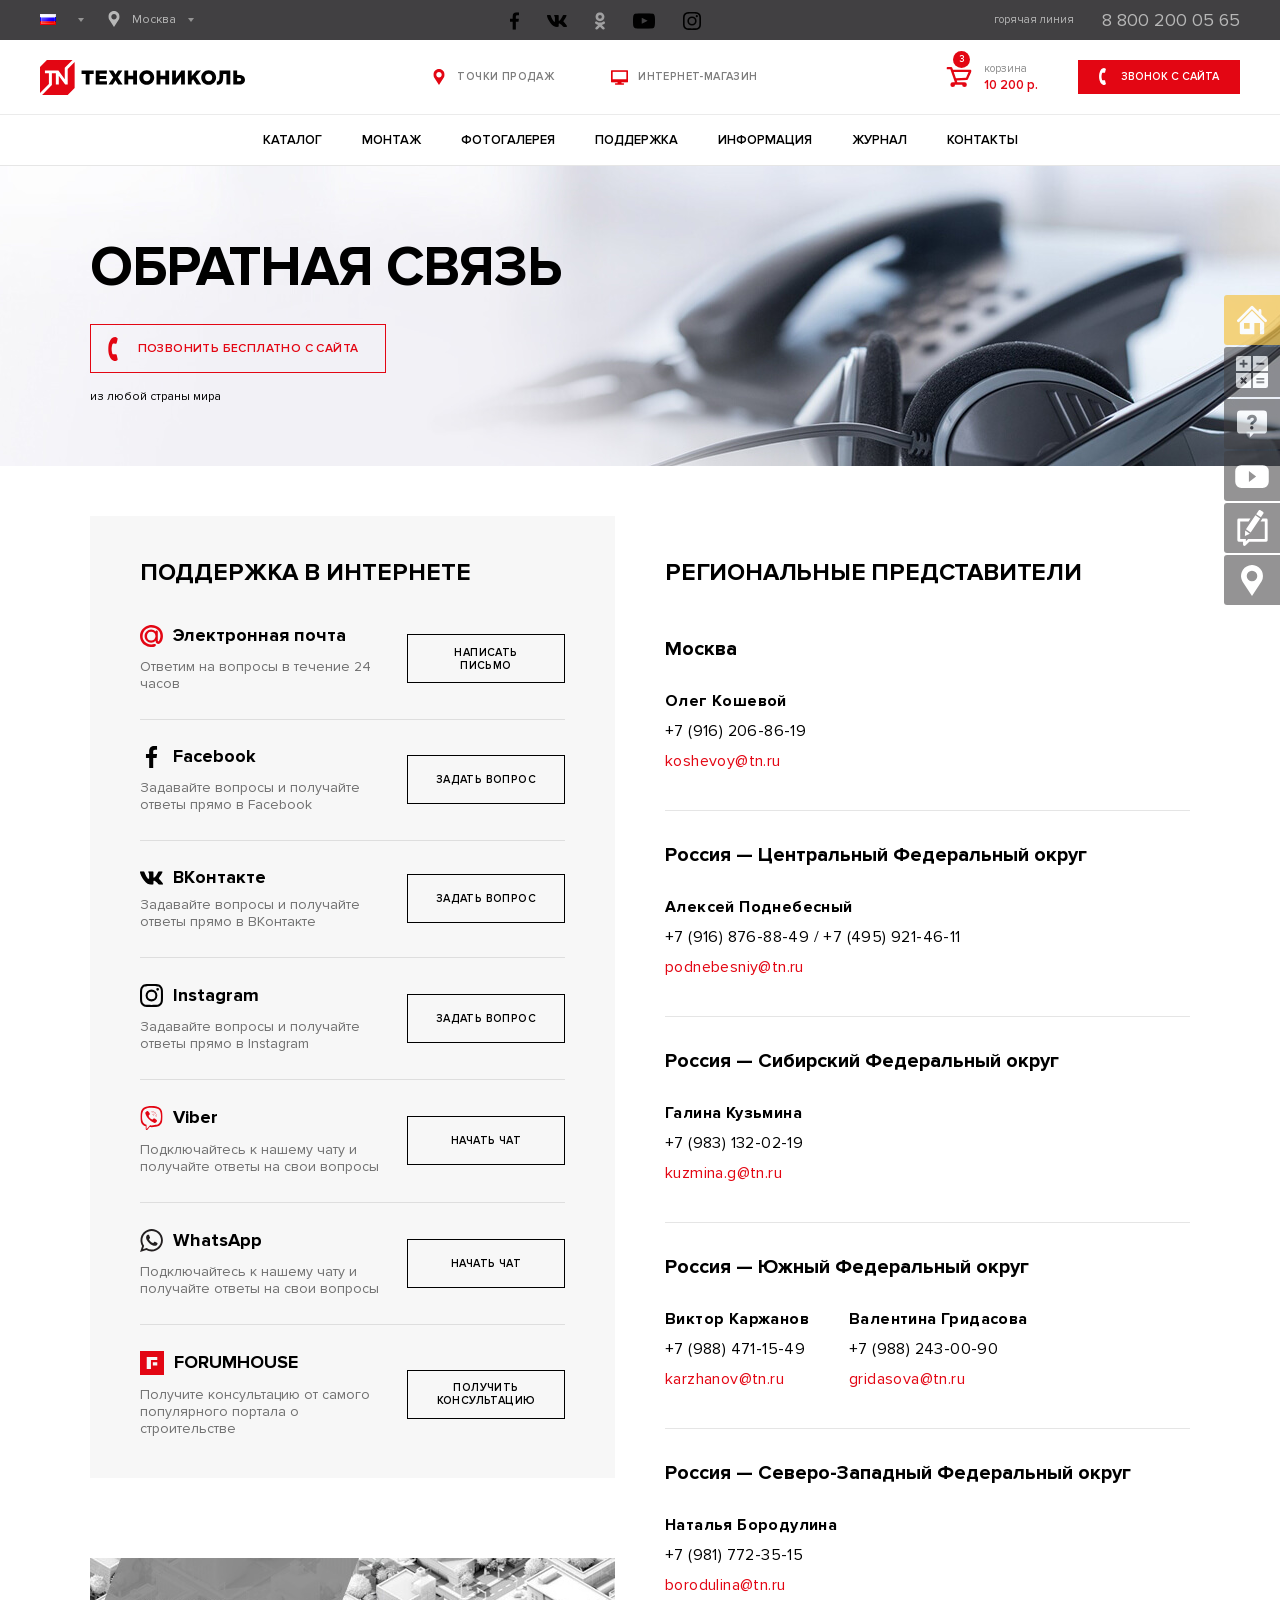
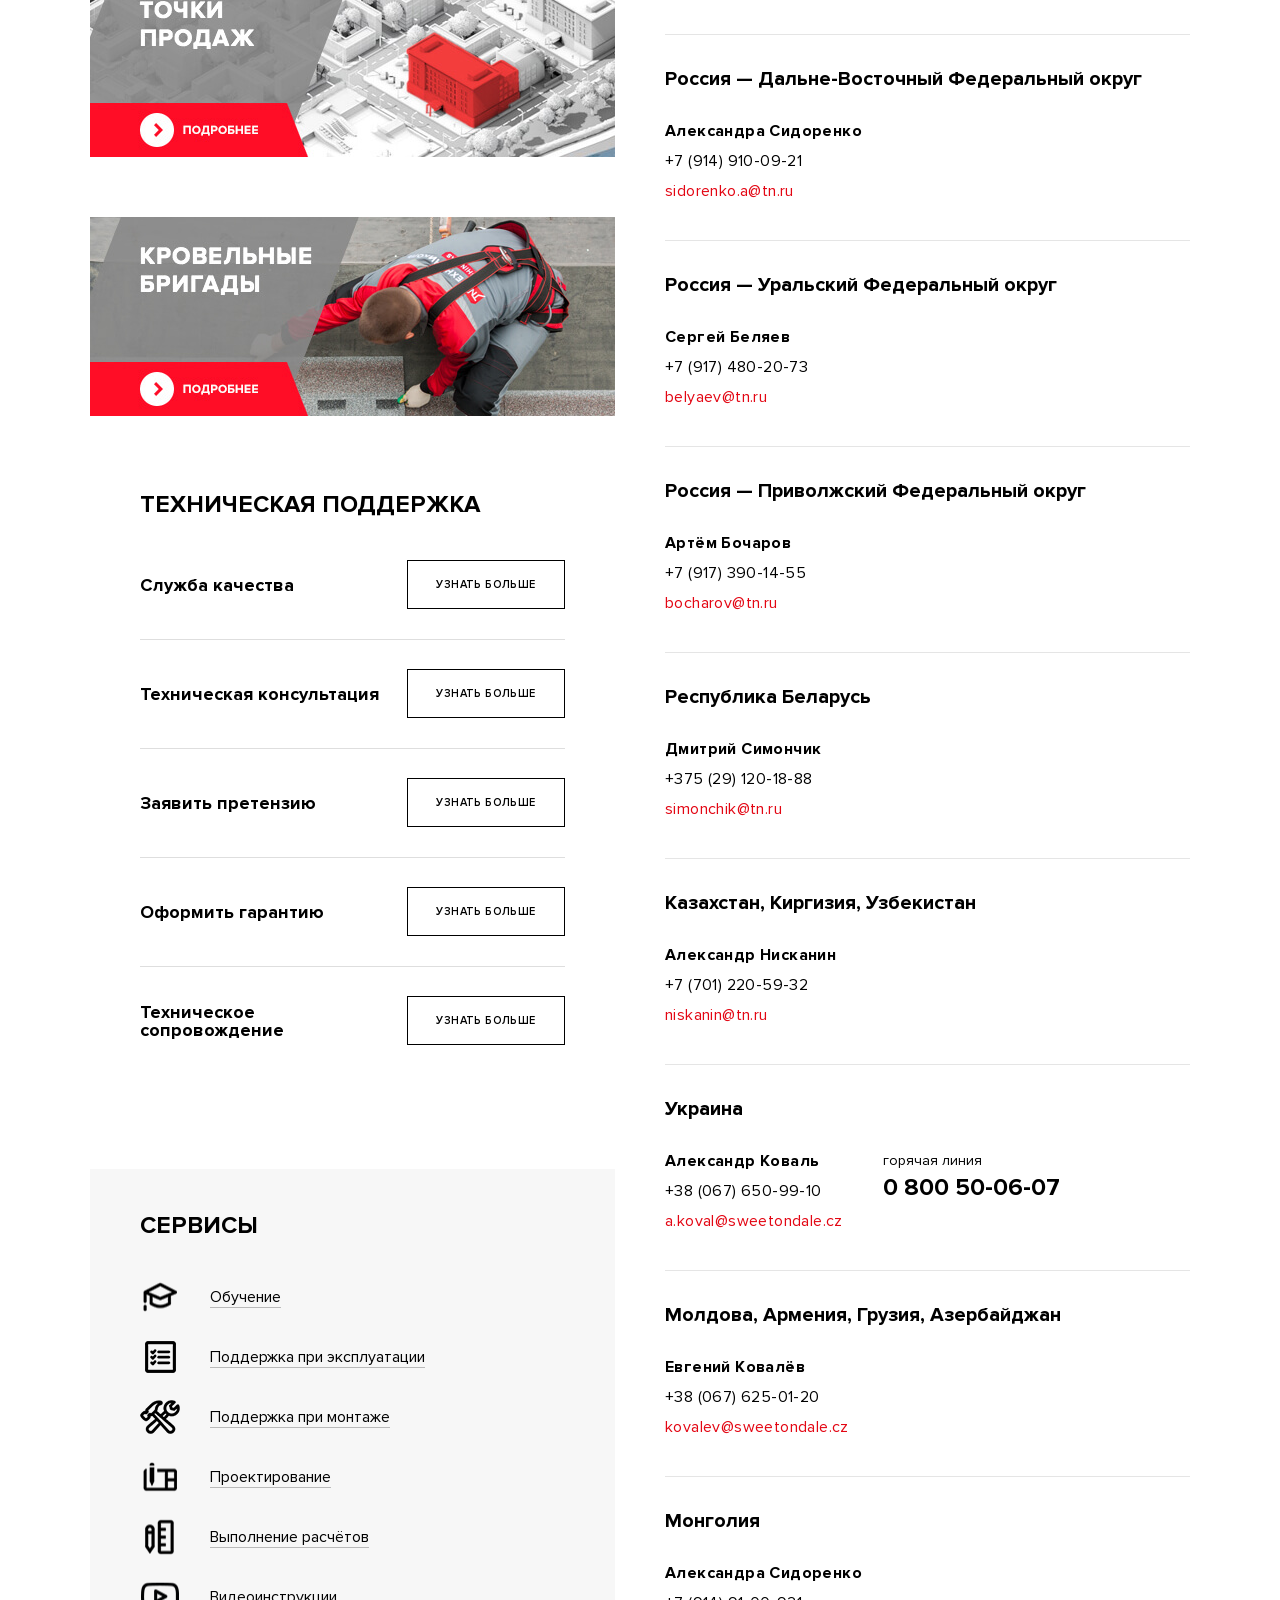
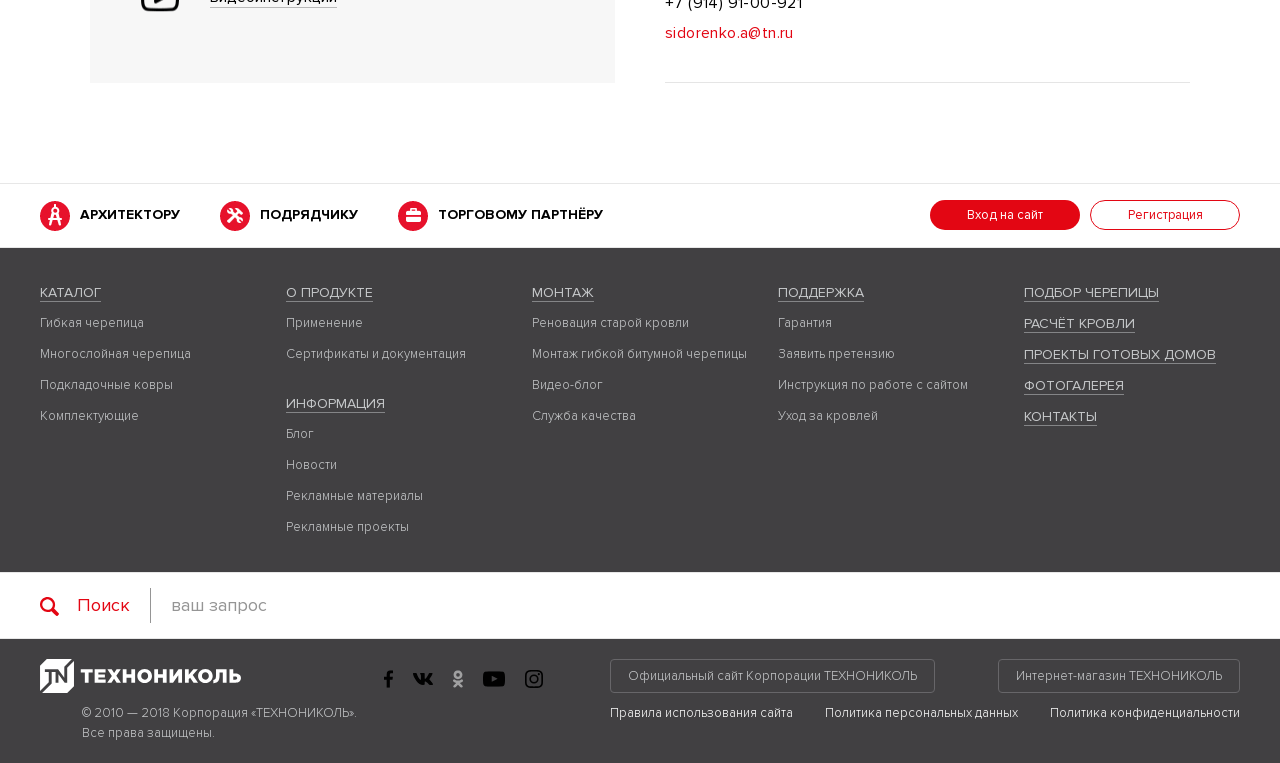
<file: feedback.html>
<!DOCTYPE html>
<html lang="ru">
  <head>
    <meta charset="utf-8">
    <meta name="viewport" content="width=device-width, initial-scale=1, shrink-to-fit=no">
    <meta name="theme-color" content="#000">
    <meta name="format-detection" content="telephone=no">
    <meta http-equiv="X-UA-Compatible" content="IE=Edge">
    <meta name="robots" content="noindex, nofollow">
    <title>Обратная связь - Technonicol</title>
    <link rel="shortcut icon" href="images/favicon.ico"><link href="http://shinglas.ru/bitrix/js/altasib/editortools/templates/spoiler_template/.default/style.css?14951244731167" type="text/css"  data-template-style="true"  rel="stylesheet" />
<link href="http://shinglas.ru/bitrix/js/altasib/editortools/templates/tabs_template/.default/style.css?14951244732774" type="text/css"  data-template-style="true"  rel="stylesheet" />
<link href="http://shinglas.ru/local/css/style.min.css?1542753164934860" type="text/css"  data-template-style="true"  rel="stylesheet" />
<link href="http://shinglas.ru/local/css/lang/ru.css?150168917556" type="text/css"  data-template-style="true"  rel="stylesheet" />
<link href="http://shinglas.ru/bitrix/js/main/core/css/core.min.css?14951244742854" type="text/css"  data-template-style="true"  rel="stylesheet" />
<link href="http://shinglas.ru/local/bitrix/templates/smartinner/styles.css?1501689175365" type="text/css"  data-template-style="true"  rel="stylesheet" />
    <link rel="stylesheet" href="css/sprites.css">
    <link rel="stylesheet" href="css/normalize.css">
    <link rel="stylesheet" href="css/base.css">
    <link rel="stylesheet" href="css/slick.css">
    <link rel="stylesheet" href="css/fancybox.css">
    <link rel="stylesheet" href="css/autocomplete.css">
    <link rel="stylesheet" href="css/components.css">
    <link rel="stylesheet" href="css/layout.css">
    <link rel="stylesheet" href="css/states.css">
    <link rel="stylesheet" href="css/prod.css">
    <link rel="stylesheet" href="css/read.css">
    <link rel="stylesheet" href="css/comfort.css">
    <link rel="stylesheet" href="css/mounting.css">
    <link rel="stylesheet" href="css/claim.css">
  </head>
  <body class="page-inner">
    <div class="app">
      <!-- Nav Fixed :: Start-->
      <nav class="nav-fixed js-nav-fixed">
        <button class="nav-fixed__trigger"></button>
        <ul class="nav-fixed__menu">
          <li><a class="nav-fixed__link nav-fixed__link--hightlight" href="#"><span class="nav-fixed__link-icon">
                <svg class="icon-nav-01">
                  <use xlink:href="sprites/sprite.svg#icon-nav-01"></use>
                </svg></span><span class="nav-fixed__link-text">Подбор черепицы</span></a></li>
          <li><a class="nav-fixed__link" href="#"><span class="nav-fixed__link-icon">
                <svg class="icon-nav-02">
                  <use xlink:href="sprites/sprite.svg#icon-nav-02"></use>
                </svg></span><span class="nav-fixed__link-text">...</span></a></li>
          <li><a class="nav-fixed__link" href="#"><span class="nav-fixed__link-icon">
                <svg class="icon-nav-03">
                  <use xlink:href="sprites/sprite.svg#icon-nav-03"></use>
                </svg></span><span class="nav-fixed__link-text">...</span></a></li>
          <li><a class="nav-fixed__link" href="#"><span class="nav-fixed__link-icon">
                <svg class="icon-nav-04">
                  <use xlink:href="sprites/sprite.svg#icon-nav-04"></use>
                </svg></span><span class="nav-fixed__link-text">...</span></a></li>
          <li><a class="nav-fixed__link" href="#"><span class="nav-fixed__link-icon">
                <svg class="icon-nav-05">
                  <use xlink:href="sprites/sprite.svg#icon-nav-05"></use>
                </svg></span><span class="nav-fixed__link-text">...</span></a></li>
          <li><a class="nav-fixed__link" href="#"><span class="nav-fixed__link-icon">
                <svg class="icon-nav-06">
                  <use xlink:href="sprites/sprite.svg#icon-nav-06"></use>
                </svg></span><span class="nav-fixed__link-text">...</span></a></li>
        </ul>
      </nav>
      <!-- Nav :: Fixed :: End-->
      <!-- Header :: Start-->
      <header class="header">
        <div class="header__panel header__panel--top">
          <div class="container-fluid">
            <div class="header__language">
              <button class="header__language-trigger">
                <svg class="icon-language-ru">
                  <use xlink:href="sprites/sprite.svg#icon-language-ru"></use>
                </svg>
              </button>
              <div class="header__language-dropdown">
                <ul class="header__language-menu">
                  <li><a class="header__language-link is-active" href="#">
                      <svg class="icon-language-ru">
                        <use xlink:href="sprites/sprite.svg#icon-language-ru"></use>
                      </svg>Русский</a></li>
                  <li><a class="header__language-link" href="#">
                      <svg class="icon-language-kz">
                        <use xlink:href="sprites/sprite.svg#icon-language-kz"></use>
                      </svg>Қазақ Тілі</a></li>
                  <li><a class="header__language-link" href="#">
                      <svg class="icon-language-ita">
                        <use xlink:href="sprites/sprite.svg#icon-language-ita"></use>
                      </svg>Italiano</a></li>
                  <li><a class="header__language-link" href="#">
                      <svg class="icon-language-hun">
                        <use xlink:href="sprites/sprite.svg#icon-language-hun"></use>
                      </svg>Magyar</a></li>
                  <li><a class="header__language-link" href="#">
                      <svg class="icon-language-est">
                        <use xlink:href="sprites/sprite.svg#icon-language-est"></use>
                      </svg>Eesti Keel</a></li>
                  <li><a class="header__language-link" href="#">
                      <svg class="icon-language-lva">
                        <use xlink:href="sprites/sprite.svg#icon-language-lva"></use>
                      </svg>Latviešu Valoda</a></li>
                  <li><a class="header__language-link" href="#">
                      <svg class="icon-language-ltu">
                        <use xlink:href="sprites/sprite.svg#icon-language-ltu"></use>
                      </svg>Lietùvių Kalbà</a></li>
                  <li><a class="header__language-link" href="#">
                      <svg class="icon-language-ua">
                        <use xlink:href="sprites/sprite.svg#icon-language-ua"></use>
                      </svg>Українська</a></li>
                  <li><a class="header__language-link" href="#">
                      <svg class="icon-language-svn">
                        <use xlink:href="sprites/sprite.svg#icon-language-svn"></use>
                      </svg>Slovenský Jazyk</a></li>
                  <li><a class="header__language-link" href="#">
                      <svg class="icon-language-pol">
                        <use xlink:href="sprites/sprite.svg#icon-language-pol"></use>
                      </svg>Język Polski</a></li>
                  <li><a class="header__language-link" href="#">
                      <svg class="icon-language-tur">
                        <use xlink:href="sprites/sprite.svg#icon-language-tur"></use>
                      </svg>Türkçe</a></li>
                  <li><a class="header__language-link" href="#">
                      <svg class="icon-language-rou">
                        <use xlink:href="sprites/sprite.svg#icon-language-rou"></use>
                      </svg>Limba Română</a></li>
                  <li><a class="header__language-link" href="#">
                      <svg class="icon-language-bgr">
                        <use xlink:href="sprites/sprite.svg#icon-language-bgr"></use>
                      </svg>Български Езык</a></li>
                  <li><a class="header__language-link" href="#">
                      <svg class="icon-language-cze">
                        <use xlink:href="sprites/sprite.svg#icon-language-cze"></use>
                      </svg>Čeština</a></li>
                  <li><a class="header__language-link" href="#">
                      <svg class="icon-language-deu">
                        <use xlink:href="sprites/sprite.svg#icon-language-deu"></use>
                      </svg>Deutsch</a></li>
                  <li><a class="header__language-link" href="#">
                      <svg class="icon-language-eng">
                        <use xlink:href="sprites/sprite.svg#icon-language-eng"></use>
                      </svg>English</a></li>
                </ul>
              </div>
            </div>
            <div class="header__location">
              <button class="header__location-trigger" data-fancybox data-src="#popup-location">
                <svg class="icon-location">
                  <use xlink:href="sprites/sprite.svg#icon-location"></use>
                </svg>Москва
              </button>
            </div>
            <nav class="header__social"><a class="header__social-link" href="#">
                <svg class="icon-social-fb">
                  <use xlink:href="sprites/sprite.svg#icon-social-fb"></use>
                </svg></a><a class="header__social-link" href="#">
                <svg class="icon-social-vk">
                  <use xlink:href="sprites/sprite.svg#icon-social-vk"></use>
                </svg></a><a class="header__social-link" href="#">
                <svg class="icon-social-od">
                  <use xlink:href="sprites/sprite.svg#icon-social-od"></use>
                </svg></a><a class="header__social-link" href="#">
                <svg class="icon-social-yt">
                  <use xlink:href="sprites/sprite.svg#icon-social-yt"></use>
                </svg></a><a class="header__social-link" href="#">
                <svg class="icon-social-im">
                  <use xlink:href="sprites/sprite.svg#icon-social-im"></use>
                </svg></a></nav>
            <p class="header__phone"><small class="header__phone-text">горячая линия</small><a class="header__phone-link" href="tel:88002000565">8 800 200 05 65</a></p>
          </div>
        </div>
        <div class="header__panel header__panel--middle">
          <div class="container-fluid">
            <div class="header__logo"><a href="#"><img src="images/logo.svg" alt="ТЕХНОНИКОЛЬ"></a></div>
            <nav class="header__links"><a class="header__links-item" href="#">
                <svg class="icon-location">
                  <use xlink:href="sprites/sprite.svg#icon-location"></use>
                </svg>точки продаж</a><a class="header__links-item" href="#">
                <svg class="icon-shop">
                  <use xlink:href="sprites/sprite.svg#icon-shop"></use>
                </svg>интернет-магазин</a></nav><a class="header__basket" href="#">
              <figure class="header__basket-icon">
                <svg class="icon-basket">
                  <use xlink:href="sprites/sprite.svg#icon-basket"></use>
                </svg>
                <mark>3</mark>
              </figure>
              <p class="header__basket-price"><small>корзина</small>10 200 р.</p></a>
            <div class="header__call"><a class="btn btn--34 btn--red" href="#">
                <svg class="icon-call">
                  <use xlink:href="sprites/sprite.svg#icon-call"></use>
                </svg>звонок с сайта</a></div>
          </div>
        </div>
        <div class="header__panel header__panel--bottom">
          <div class="container-fluid">
            <nav class="header__nav">
              <button class="header__nav-trigger"><span></span><span></span><span></span></button>
              <div class="header__nav-content">
                <ul class="header__nav-menu">
                  <li><a class="header__nav-link header__nav-link--arrow" href="#">Каталог</a>
                    <div class="header__nav-dropdown"><span class="header__nav-back">
                        <svg class="icon-back">
                          <use xlink:href="sprites/sprite.svg#icon-back"></use>
                        </svg>назад</span>
                      <div class="header__nav-group">
                        <ul class="header__nav-menu">
                          <li><a class="header__nav-link header__nav-link--arrow" href="#">Гибкая черепица</a>
                            <div class="header__nav-dropdown"><span class="header__nav-back">
                                <svg class="icon-back">
                                  <use xlink:href="sprites/sprite.svg#icon-back"></use>
                                </svg>назад</span>
                              <ul class="header__nav-menu">
                                <li><a class="header__nav-link" href="#">Серия Ультра</a>
                                  <ul class="header__nav-menu header__nav-menu--sub">
                                    <li><a class="header__nav-link" href="#">Самба</a></li>
                                    <li><a class="header__nav-link" href="#">Фокстрот</a></li>
                                  </ul>
                                </li>
                                <li><a class="header__nav-link" href="#">Серия Классик</a>
                                  <ul class="header__nav-menu header__nav-menu--sub">
                                    <li><a class="header__nav-link" href="#">Модерн</a></li>
                                    <li><a class="header__nav-link" href="#">Румба</a></li>
                                    <li><a class="header__nav-link" href="#">Кадриль</a></li>
                                    <li><a class="header__nav-link" href="#">Фламенко</a></li>
                                    <li><a class="header__nav-link" href="#">Танго</a></li>
                                  </ul>
                                </li>
                                <li><a class="header__nav-link" href="#">Серия Финская</a>
                                  <ul class="header__nav-menu header__nav-menu--sub">
                                    <li><a class="header__nav-link" href="#">Аккорд</a></li>
                                    <li><a class="header__nav-link" href="#">Соната</a></li>
                                  </ul>
                                </li>
                                <li><a class="header__nav-link" href="#">КОНЬКОВО-КАРНИЗНАЯ ЧЕРЕПИЦА</a></li>
                              </ul>
                            </div>
                          </li>
                        </ul>
                      </div>
                      <div class="header__nav-group">
                        <ul class="header__nav-menu">
                          <li><a class="header__nav-link header__nav-link--arrow" href="#">Многослойная черепица</a>
                            <div class="header__nav-dropdown"><span class="header__nav-back">
                                <svg class="icon-back">
                                  <use xlink:href="sprites/sprite.svg#icon-back"></use>
                                </svg>назад</span>
                              <ul class="header__nav-menu header__nav-menu--sub">
                                <li><a class="header__nav-link" href="#">Атлантика</a></li>
                                <li><a class="header__nav-link" href="#">Континент</a></li>
                                <li><a class="header__nav-link" href="#">Вестерн</a></li>
                                <li><a class="header__nav-link" href="#">Джаз</a></li>
                                <li><a class="header__nav-link" href="#">Кантри</a></li>
                                <li><a class="header__nav-link" href="#">Ранчо</a></li>
                              </ul>
                            </div>
                          </li>
                        </ul>
                      </div>
                      <div class="header__nav-group">
                        <ul class="header__nav-menu">
                          <li><a class="header__nav-link" href="#">Комплектующие для кровли</a>
                            <div class="header__nav-dropdown"><span class="header__nav-back">
                                <svg class="icon-back">
                                  <use xlink:href="sprites/sprite.svg#icon-back"></use>
                                </svg>назад</span>
                              <ul class="header__nav-menu header__nav-menu--sub">
                                <li><a class="header__nav-link" href="#">Планки и гвозди</a></li>
                                <li><a class="header__nav-link" href="#">Снегодержатели</a></li>
                                <li><a class="header__nav-link" href="#">Строительная химия</a></li>
                                <li><a class="header__nav-link" href="#">Планки и гвозди</a></li>
                                <li><a class="header__nav-link" href="#">Снегодержатели</a></li>
                              </ul>
                            </div>
                          </li>
                        </ul>
                      </div>
                      <div class="header__nav-group">
                        <ul class="header__nav-menu">
                          <li><a class="header__nav-link" href="#">Фасадная плитка</a></li>
                          <li><a class="header__nav-link" href="#">Водосточная система</a></li>
                          <li><a class="header__nav-link" href="#">Пластиковая вентиляция</a></li>
                          <li><a class="header__nav-link" href="#">Пневмоинструмент</a></li>
                        </ul>
                      </div>
                    </div>
                  </li>
                  <li><a class="header__nav-link header__nav-link--arrow" href="#">Монтаж</a>
                    <div class="header__nav-dropdown"><span class="header__nav-back">
                        <svg class="icon-back">
                          <use xlink:href="sprites/sprite.svg#icon-back"></use>
                        </svg>назад</span>
                      <ul class="header__nav-menu">
                        <li><a class="header__nav-link" href="#">Гибкая черепица</a></li>
                        <li><a class="header__nav-link" href="#">Многослойная черепица</a></li>
                        <li><a class="header__nav-link" href="#">Фасадная плитка</a></li>
                        <li><a class="header__nav-link" href="#">Водосточная система</a></li>
                      </ul>
                    </div>
                  </li>
                  <li><a class="header__nav-link" href="#">Фотогалерея</a></li>
                  <li><a class="header__nav-link" href="#">Поддержка</a></li>
                  <li><a class="header__nav-link" href="#">Информация</a></li>
                  <li><a class="header__nav-link" href="#">Журнал</a></li>
                  <li><a class="header__nav-link" href="#">Контакты</a></li>
                </ul>
                <!-- For mobile only < 768px-->
                <div class="is-md-hidden">
                  <div class="header__nav-panel header__nav-panel--white">
                    <nav class="header__links"><a class="header__links-item" href="#">
                        <svg class="icon-location">
                          <use xlink:href="sprites/sprite.svg#icon-location"></use>
                        </svg>точки продаж</a><a class="header__links-item" href="#">
                        <svg class="icon-shop">
                          <use xlink:href="sprites/sprite.svg#icon-shop"></use>
                        </svg>интернет-магазин</a></nav><a class="header__basket" href="#">
                      <figure class="header__basket-icon">
                        <svg class="icon-basket">
                          <use xlink:href="sprites/sprite.svg#icon-basket"></use>
                        </svg>
                        <mark>3</mark>
                      </figure>
                      <p class="header__basket-price"><small>корзина</small>10 200 р.</p></a>
                    <div class="header__call"><a class="btn btn--34 btn--red" href="#">
                        <svg class="icon-call">
                          <use xlink:href="sprites/sprite.svg#icon-call"></use>
                        </svg>звонок с сайта</a></div>
                  </div>
                  <div class="header__nav-panel header__nav-panel--dark">
                    <div class="header__language">
                      <button class="header__language-trigger">
                        <svg class="icon-language-ru">
                          <use xlink:href="sprites/sprite.svg#icon-language-ru"></use>
                        </svg>Русский
                      </button>
                      <div class="header__language-dropdown">
                        <ul class="header__language-menu">
                          <li><a class="header__language-link is-active" href="#">
                              <svg class="icon-language-ru">
                                <use xlink:href="sprites/sprite.svg#icon-language-ru"></use>
                              </svg>Русский</a></li>
                          <li><a class="header__language-link" href="#">
                              <svg class="icon-language-kz">
                                <use xlink:href="sprites/sprite.svg#icon-language-kz"></use>
                              </svg>Қазақ Тілі</a></li>
                          <li><a class="header__language-link" href="#">
                              <svg class="icon-language-ita">
                                <use xlink:href="sprites/sprite.svg#icon-language-ita"></use>
                              </svg>Italiano</a></li>
                          <li><a class="header__language-link" href="#">
                              <svg class="icon-language-hun">
                                <use xlink:href="sprites/sprite.svg#icon-language-hun"></use>
                              </svg>Magyar</a></li>
                          <li><a class="header__language-link" href="#">
                              <svg class="icon-language-est">
                                <use xlink:href="sprites/sprite.svg#icon-language-est"></use>
                              </svg>Eesti Keel</a></li>
                          <li><a class="header__language-link" href="#">
                              <svg class="icon-language-lva">
                                <use xlink:href="sprites/sprite.svg#icon-language-lva"></use>
                              </svg>Latviešu Valoda</a></li>
                          <li><a class="header__language-link" href="#">
                              <svg class="icon-language-ltu">
                                <use xlink:href="sprites/sprite.svg#icon-language-ltu"></use>
                              </svg>Lietùvių Kalbà</a></li>
                          <li><a class="header__language-link" href="#">
                              <svg class="icon-language-ua">
                                <use xlink:href="sprites/sprite.svg#icon-language-ua"></use>
                              </svg>Українська</a></li>
                          <li><a class="header__language-link" href="#">
                              <svg class="icon-language-svn">
                                <use xlink:href="sprites/sprite.svg#icon-language-svn"></use>
                              </svg>Slovenský Jazyk</a></li>
                          <li><a class="header__language-link" href="#">
                              <svg class="icon-language-pol">
                                <use xlink:href="sprites/sprite.svg#icon-language-pol"></use>
                              </svg>Język Polski</a></li>
                          <li><a class="header__language-link" href="#">
                              <svg class="icon-language-tur">
                                <use xlink:href="sprites/sprite.svg#icon-language-tur"></use>
                              </svg>Türkçe</a></li>
                          <li><a class="header__language-link" href="#">
                              <svg class="icon-language-rou">
                                <use xlink:href="sprites/sprite.svg#icon-language-rou"></use>
                              </svg>Limba Română</a></li>
                          <li><a class="header__language-link" href="#">
                              <svg class="icon-language-bgr">
                                <use xlink:href="sprites/sprite.svg#icon-language-bgr"></use>
                              </svg>Български Езык</a></li>
                          <li><a class="header__language-link" href="#">
                              <svg class="icon-language-cze">
                                <use xlink:href="sprites/sprite.svg#icon-language-cze"></use>
                              </svg>Čeština</a></li>
                          <li><a class="header__language-link" href="#">
                              <svg class="icon-language-deu">
                                <use xlink:href="sprites/sprite.svg#icon-language-deu"></use>
                              </svg>Deutsch</a></li>
                          <li><a class="header__language-link" href="#">
                              <svg class="icon-language-eng">
                                <use xlink:href="sprites/sprite.svg#icon-language-eng"></use>
                              </svg>English</a></li>
                        </ul>
                      </div>
                    </div>
                    <div class="header__location">
                      <button class="header__location-trigger" data-fancybox data-src="#popup-location">
                        <svg class="icon-location">
                          <use xlink:href="sprites/sprite.svg#icon-location"></use>
                        </svg>Москва
                      </button>
                    </div>
                    <nav class="header__social"><a class="header__social-link" href="#">
                        <svg class="icon-social-fb">
                          <use xlink:href="sprites/sprite.svg#icon-social-fb"></use>
                        </svg></a><a class="header__social-link" href="#">
                        <svg class="icon-social-vk">
                          <use xlink:href="sprites/sprite.svg#icon-social-vk"></use>
                        </svg></a><a class="header__social-link" href="#">
                        <svg class="icon-social-od">
                          <use xlink:href="sprites/sprite.svg#icon-social-od"></use>
                        </svg></a><a class="header__social-link" href="#">
                        <svg class="icon-social-yt">
                          <use xlink:href="sprites/sprite.svg#icon-social-yt"></use>
                        </svg></a><a class="header__social-link" href="#">
                        <svg class="icon-social-im">
                          <use xlink:href="sprites/sprite.svg#icon-social-im"></use>
                        </svg></a></nav>
                    <p class="header__phone"><small class="header__phone-text">горячая линия</small><a class="header__phone-link" href="tel:88002000565">8 800 200 05 65</a></p>
                  </div>
                </div>
              </div>
            </nav>
          </div>
        </div>
      </header>
      <!-- Header :: End-->
      <!-- Main :: Start-->
      <main class="main">
        <!-- Feedback :: Start-->
        <div class="feedback">
          <div class="container-fluid">
            <div class="feedback__head">
              <figure class="feedback__head-image"><img src="images/bg-feedback.jpg" alt=""></figure>
              <div class="feedback__head-valign">
                <h1 class="feedback__head-title">Обратная связь</h1><a class="btn btn--49 btn--red-empty" href="#">
                  <svg class="icon-call">
                    <use xlink:href="sprites/sprite.svg#icon-call"></use>
                  </svg>Позвонить бесплатно с сайта</a>
                <p class="feedback__head-text">из любой страны мира</p>
              </div>
            </div>
            <div class="feedback__body">
              <div class="row">
                <div class="col-lg-6 push-lg-6">
                  <!-- Regions :: Start-->
                  <div class="regions">
                    <h2 class="regions__heading">Региональные представители</h2>
                    <ul class="regions__list">
                      <li>
                        <address class="regions__item">
                          <h3 class="regions__item-title">Москва</h3>
                          <ul class="regions__item-list">
                            <li><b>Олег Кошевой</b></li>
                            <li><a href="tel:+79162068619">+7 (916) 206-86-19</a></li>
                            <li><a href="mailto:koshevoy@tn.ru">koshevoy@tn.ru</a></li>
                          </ul>
                        </address>
                      </li>
                      <li>
                        <address class="regions__item">
                          <h3 class="regions__item-title">Россия — Центральный Федеральный округ</h3>
                          <ul class="regions__item-list">
                            <li><b>Алексей Поднебесный</b></li>
                            <li><a href="tel:+79168768849">+7 (916) 876-88-49</a> / <a href="tel:+74959214611">+7 (495) 921-46-11</a></li>
                            <li><a href="mailto:podnebesniy@tn.ru">podnebesniy@tn.ru</a></li>
                          </ul>
                        </address>
                      </li>
                      <li>
                        <address class="regions__item">
                          <h3 class="regions__item-title">Россия — Сибирский Федеральный округ</h3>
                          <ul class="regions__item-list">
                            <li><b>Галина Кузьмина</b></li>
                            <li><a href="tel:+79831320219">+7 (983) 132-02-19</a></li>
                            <li><a href="mailto:kuzmina.g@tn.ru">kuzmina.g@tn.ru</a></li>
                          </ul>
                        </address>
                      </li>
                      <li>
                        <address class="regions__item">
                          <h3 class="regions__item-title">Россия — Южный Федеральный округ</h3>
                          <div class="row">
                            <div class="col-auto">
                              <ul class="regions__item-list">
                                <li><b>Виктор Каржанов</b></li>
                                <li><a href="tel:+79884711549">+7 (988) 471-15-49</a></li>
                                <li><a href="mailto:karzhanov@tn.ru">karzhanov@tn.ru</a></li>
                              </ul>
                            </div>
                            <div class="col-auto">
                              <ul class="regions__item-list">
                                <li><b>Валентина Гридасова </b></li>
                                <li><a href="tel:+79882430090">+7 (988) 243-00-90</a></li>
                                <li><a href="mailto:gridasova@tn.ru">gridasova@tn.ru</a></li>
                              </ul>
                            </div>
                          </div>
                        </address>
                      </li>
                      <li>
                        <address class="regions__item">
                          <h3 class="regions__item-title">Россия — Северо-Западный Федеральный округ</h3>
                          <ul class="regions__item-list">
                            <li><b>Наталья Бородулина</b></li>
                            <li><a href="tel:+79817723515">+7 (981) 772-35-15</a></li>
                            <li><a href="mailto:borodulina@tn.ru">borodulina@tn.ru</a></li>
                          </ul>
                        </address>
                      </li>
                      <li>
                        <address class="regions__item">
                          <h3 class="regions__item-title">Россия — Дальне-Восточный Федеральный округ</h3>
                          <ul class="regions__item-list">
                            <li><b>Александра Сидоренко</b></li>
                            <li><a href="tel:+79149100921">+7 (914) 910-09-21</a></li>
                            <li><a href="mailto:sidorenko.a@tn.ru">sidorenko.a@tn.ru</a></li>
                          </ul>
                        </address>
                      </li>
                      <li>
                        <address class="regions__item">
                          <h3 class="regions__item-title">Россия — Уральский Федеральный округ</h3>
                          <ul class="regions__item-list">
                            <li><b>Сергей Беляев</b></li>
                            <li><a href="tel:+79174802073">+7 (917) 480-20-73</a></li>
                            <li><a href="mailto:belyaev@tn.ru">belyaev@tn.ru</a></li>
                          </ul>
                        </address>
                      </li>
                      <li>
                        <address class="regions__item">
                          <h3 class="regions__item-title">Россия — Приволжский Федеральный округ</h3>
                          <ul class="regions__item-list">
                            <li><b>Артём Бочаров </b></li>
                            <li><a href="tel:+79173901455">+7 (917) 390-14-55</a></li>
                            <li><a href="mailto:bocharov@tn.ru">bocharov@tn.ru</a></li>
                          </ul>
                        </address>
                      </li>
                      <li>
                        <address class="regions__item">
                          <h3 class="regions__item-title">Республика Беларусь</h3>
                          <ul class="regions__item-list">
                            <li><b>Дмитрий Симончик</b></li>
                            <li><a href="tel:+375291201888">+375 (29) 120-18-88</a></li>
                            <li><a href="mailto:simonchik@tn.ru">simonchik@tn.ru</a></li>
                          </ul>
                        </address>
                      </li>
                      <li>
                        <address class="regions__item">
                          <h3 class="regions__item-title">Казахстан, Киргизия, Узбекистан</h3>
                          <ul class="regions__item-list">
                            <li><b>Александр Нисканин</b></li>
                            <li><a href="tel:+77012205932">+7 (701) 220-59-32</a></li>
                            <li><a href="mailto:niskanin@tn.ru">niskanin@tn.ru</a></li>
                          </ul>
                        </address>
                      </li>
                      <li>
                        <address class="regions__item">
                          <h3 class="regions__item-title">Украина</h3>
                          <div class="row">
                            <div class="col-auto">
                              <ul class="regions__item-list">
                                <li><b>Александр Коваль</b></li>
                                <li><a href="tel:+380676509910">+38 (067) 650-99-10</a></li>
                                <li><a href="mailto:a.koval@sweetondale.cz">a.koval@sweetondale.cz</a></li>
                              </ul>
                            </div>
                            <div class="col-auto">
                              <p class="regions__item-hotline"><small>горячая линия</small><a href="tel:0800500607">0 800 50-06-07</a></p>
                            </div>
                          </div>
                        </address>
                      </li>
                      <li>
                        <address class="regions__item">
                          <h3 class="regions__item-title">Молдова, Армения, Грузия, Азербайджан</h3>
                          <ul class="regions__item-list">
                            <li><b>Евгений Ковалёв </b></li>
                            <li><a href="tel:+380676250120">+38 (067) 625-01-20</a></li>
                            <li><a href="mailto:kovalev@sweetondale.cz">kovalev@sweetondale.cz</a></li>
                          </ul>
                        </address>
                      </li>
                      <li>
                        <address class="regions__item">
                          <h3 class="regions__item-title">Монголия</h3>
                          <ul class="regions__item-list">
                            <li><b>Александра Сидоренко </b></li>
                            <li><a href="tel:+79149100921">+7 (914) 91-00-921</a></li>
                            <li><a href="mailto:sidorenko.a@tn.ru">sidorenko.a@tn.ru</a></li>
                          </ul>
                        </address>
                      </li>
                    </ul>
                  </div>
                  <!-- Regions :: End-->
                </div>
                <div class="col-lg-6 pull-lg-6">
                  <!-- Support :: Start-->
                  <div class="support support--grey">
                    <h2 class="support__heading">Поддержка в интернете</h2>
                    <ul class="support__list">
                      <li><a class="support__item" href="#">
                          <h3 class="support__item-title">
                            <svg class="icon-support-email">
                              <use xlink:href="sprites/sprite.svg#icon-support-email"></use>
                            </svg>Электронная почта
                          </h3>
                          <p class="support__item-text">Ответим на вопросы в течение 24 часов</p><span class="support__item-btn">
                            <svg class="icon-support-btn">
                              <use xlink:href="sprites/sprite.svg#icon-support-btn"></use>
                            </svg>написать письмо</span></a></li>
                      <li><a class="support__item" href="#">
                          <h3 class="support__item-title">
                            <svg class="icon-support-fb">
                              <use xlink:href="sprites/sprite.svg#icon-support-fb"></use>
                            </svg>Facebook
                          </h3>
                          <p class="support__item-text">Задавайте вопросы и получайте ответы прямо в Facebook</p><span class="support__item-btn">
                            <svg class="icon-support-btn">
                              <use xlink:href="sprites/sprite.svg#icon-support-btn"></use>
                            </svg>задать вопрос</span></a></li>
                      <li><a class="support__item" href="#">
                          <h3 class="support__item-title">
                            <svg class="icon-support-vk">
                              <use xlink:href="sprites/sprite.svg#icon-support-vk"></use>
                            </svg>ВКонтакте
                          </h3>
                          <p class="support__item-text">Задавайте вопросы и получайте ответы прямо в ВКонтакте</p><span class="support__item-btn">
                            <svg class="icon-support-btn">
                              <use xlink:href="sprites/sprite.svg#icon-support-btn"></use>
                            </svg>задать вопрос</span></a></li>
                      <li><a class="support__item" href="#">
                          <h3 class="support__item-title">
                            <svg class="icon-support-instagram">
                              <use xlink:href="sprites/sprite.svg#icon-support-instagram"></use>
                            </svg>Instagram
                          </h3>
                          <p class="support__item-text">Задавайте вопросы и получайте ответы прямо в Instagram</p><span class="support__item-btn">
                            <svg class="icon-support-btn">
                              <use xlink:href="sprites/sprite.svg#icon-support-btn"></use>
                            </svg>задать вопрос</span></a></li>
                      <li><a class="support__item" href="#">
                          <h3 class="support__item-title">
                            <svg class="icon-support-viber">
                              <use xlink:href="sprites/sprite.svg#icon-support-viber"></use>
                            </svg>Viber
                          </h3>
                          <p class="support__item-text">Подключайтесь к нашему чату и получайте ответы на свои вопросы</p><span class="support__item-btn">
                            <svg class="icon-support-btn">
                              <use xlink:href="sprites/sprite.svg#icon-support-btn"></use>
                            </svg>начать чат</span></a></li>
                      <li><a class="support__item" href="#">
                          <h3 class="support__item-title">
                            <svg class="icon-support-whatsapp">
                              <use xlink:href="sprites/sprite.svg#icon-support-whatsapp"></use>
                            </svg>WhatsApp
                          </h3>
                          <p class="support__item-text">Подключайтесь к нашему чату и получайте ответы на свои вопросы</p><span class="support__item-btn">
                            <svg class="icon-support-btn">
                              <use xlink:href="sprites/sprite.svg#icon-support-btn"></use>
                            </svg>начать чат</span></a></li>
                      <li><a class="support__item" href="#">
                          <h3 class="support__item-title">
                            <svg class="icon-support-forumhouse">
                              <use xlink:href="sprites/sprite.svg#icon-support-forumhouse"></use>
                            </svg>FORUMHOUSE
                          </h3>
                          <p class="support__item-text">Получите консультацию от самого популярного портала о строительстве</p><span class="support__item-btn">
                            <svg class="icon-support-btn">
                              <use xlink:href="sprites/sprite.svg#icon-support-btn"></use>
                            </svg>Получить консультацию</span></a></li>
                    </ul>
                  </div>
                  <!-- Support :: End-->
                  <!-- Extra :: Start-->
                  <div class="extra">
                    <div class="row">
                      <div class="col-md-6 col-lg-12"><a class="extra__item" href="#"><img src="images/img-extra-01.jpg" alt=""></a></div>
                      <div class="col-md-6 col-lg-12"><a class="extra__item" href="#"><img src="images/img-extra-02.jpg" alt=""></a></div>
                    </div>
                  </div>
                  <!-- Extra :: End-->
                  <!-- Support :: Start-->
                  <div class="support support--white">
                    <h2 class="support__heading">Техническая поддержка</h2>
                    <ul class="support__list">
                      <li><a class="support__item" href="#">
                          <h3 class="support__item-title">Служба качества</h3><span class="support__item-btn">
                            <svg class="icon-support-btn">
                              <use xlink:href="sprites/sprite.svg#icon-support-btn"></use>
                            </svg>узнать больше</span></a></li>
                      <li><a class="support__item" href="#">
                          <h3 class="support__item-title">Техническая консультация</h3><span class="support__item-btn">
                            <svg class="icon-support-btn">
                              <use xlink:href="sprites/sprite.svg#icon-support-btn"></use>
                            </svg>узнать больше</span></a></li>
                      <li><a class="support__item" href="#">
                          <h3 class="support__item-title">Заявить претензию</h3><span class="support__item-btn">
                            <svg class="icon-support-btn">
                              <use xlink:href="sprites/sprite.svg#icon-support-btn"></use>
                            </svg>узнать больше</span></a></li>
                      <li><a class="support__item" href="#">
                          <h3 class="support__item-title">Оформить гарантию</h3><span class="support__item-btn">
                            <svg class="icon-support-btn">
                              <use xlink:href="sprites/sprite.svg#icon-support-btn"></use>
                            </svg>узнать больше</span></a></li>
                      <li><a class="support__item" href="#">
                          <h3 class="support__item-title">Техническое сопровождение</h3><span class="support__item-btn">
                            <svg class="icon-support-btn">
                              <use xlink:href="sprites/sprite.svg#icon-support-btn"></use>
                            </svg>узнать больше</span></a></li>
                    </ul>
                  </div>
                  <!-- Support :: End-->
                  <!-- Support :: Start-->
                  <div class="support support--grey">
                    <h2 class="support__heading">СЕРВИСЫ</h2>
                    <ul class="support__services">
                      <li><a class="support__services-link" href="#">
                          <svg class="icon-services-learn">
                            <use xlink:href="sprites/sprite.svg#icon-services-learn"></use>
                          </svg>
                          <u>Обучение</u></a></li>
                      <li><a class="support__services-link" href="#">
                          <svg class="icon-services-expl">
                            <use xlink:href="sprites/sprite.svg#icon-services-expl"></use>
                          </svg>
                          <u>Поддержка при эксплуатации</u></a></li>
                      <li><a class="support__services-link" href="#">
                          <svg class="icon-services-montage">
                            <use xlink:href="sprites/sprite.svg#icon-services-montage"></use>
                          </svg>
                          <u>Поддержка при монтаже</u></a></li>
                      <li><a class="support__services-link" href="#">
                          <svg class="icon-services-planning">
                            <use xlink:href="sprites/sprite.svg#icon-services-planning"></use>
                          </svg>
                          <u>Проектирование</u></a></li>
                      <li><a class="support__services-link" href="#">
                          <svg class="icon-services-calc">
                            <use xlink:href="sprites/sprite.svg#icon-services-calc"></use>
                          </svg>
                          <u>Выполнение расчётов</u></a></li>
                      <li><a class="support__services-link" href="#">
                          <svg class="icon-services-video">
                            <use xlink:href="sprites/sprite.svg#icon-services-video"></use>
                          </svg>
                          <u>Видеоинструкции</u></a></li>
                    </ul>
                  </div>
                  <!-- Support :: End-->
                </div>
              </div>
            </div>
          </div>
        </div>
        <!-- Feedback :: End-->
      </main>
      <!-- Main :: End-->
      <!-- Footer :: Start-->
      <footer class="footer">
        <div class="footer__panel footer__panel--white">
          <div class="container-fluid">
            <div class="footer__partners">
              <button class="footer__partners-btn">партнёрам
                <svg class="icon-arrow-down">
                  <use xlink:href="sprites/sprite.svg#icon-arrow-down"></use>
                </svg>
              </button>
              <div class="footer__partners-dropdown">
                <ul class="footer__partners-menu">
                  <li><a class="footer__partners-link" href="#">
                      <svg class="icon-partners-01">
                        <use xlink:href="sprites/sprite.svg#icon-partners-01"></use>
                      </svg>архитектору</a></li>
                  <li><a class="footer__partners-link" href="#">
                      <svg class="icon-partners-02">
                        <use xlink:href="sprites/sprite.svg#icon-partners-02"></use>
                      </svg>подрядчику</a></li>
                  <li><a class="footer__partners-link" href="#">
                      <svg class="icon-partners-03">
                        <use xlink:href="sprites/sprite.svg#icon-partners-03"></use>
                      </svg>торговому партнёру</a></li>
                </ul>
                <div class="footer__partners-control"><a class="btn btn--rounded btn--30 btn--red" href="#">Вход на сайт</a><a class="btn btn--rounded btn--30 btn--red-empty" href="#">Регистрация</a></div>
              </div>
            </div>
          </div>
        </div>
        <div class="footer__panel footer__panel--dark">
          <div class="container-fluid">
            <nav class="footer__nav">
              <div class="row">
                <div class="col-md">
                  <div class="footer__nav-group"><span class="footer__nav-title"><a class="footer__nav-link" href="#">Каталог</a></span>
                    <ul class="footer__nav-menu">
                      <li><a class="footer__nav-link" href="#">Гибкая черепица</a></li>
                      <li><a class="footer__nav-link" href="#">Многослойная черепица</a></li>
                      <li><a class="footer__nav-link" href="#">Подкладочные ковры</a></li>
                      <li><a class="footer__nav-link" href="#">Комплектующие</a></li>
                    </ul>
                  </div>
                </div>
                <div class="col-md">
                  <div class="footer__nav-group"><span class="footer__nav-title"><a class="footer__nav-link" href="#">о продукте</a></span>
                    <ul class="footer__nav-menu">
                      <li><a class="footer__nav-link" href="#">Применение</a></li>
                      <li><a class="footer__nav-link" href="#">Сертификаты и документация</a></li>
                    </ul>
                  </div>
                  <div class="footer__nav-group"><span class="footer__nav-title"><a class="footer__nav-link" href="#">информация</a></span>
                    <ul class="footer__nav-menu">
                      <li><a class="footer__nav-link" href="#">Блог</a></li>
                      <li><a class="footer__nav-link" href="#">Новости</a></li>
                      <li><a class="footer__nav-link" href="#">Рекламные материалы</a></li>
                      <li><a class="footer__nav-link" href="#">Рекламные проекты</a></li>
                    </ul>
                  </div>
                </div>
                <div class="col-md">
                  <div class="footer__nav-group"><span class="footer__nav-title"><a class="footer__nav-link" href="#">монтаж</a></span>
                    <ul class="footer__nav-menu">
                      <li><a class="footer__nav-link" href="#">Реновация старой кровли</a></li>
                      <li><a class="footer__nav-link" href="#">Монтаж гибкой битумной черепицы</a></li>
                      <li><a class="footer__nav-link" href="#">Видео-блог</a></li>
                      <li><a class="footer__nav-link" href="#">Служба качества</a></li>
                    </ul>
                  </div>
                </div>
                <div class="col-md">
                  <div class="footer__nav-group"><span class="footer__nav-title"><a class="footer__nav-link" href="#">поддержка</a></span>
                    <ul class="footer__nav-menu">
                      <li><a class="footer__nav-link" href="#">Гарантия</a></li>
                      <li><a class="footer__nav-link" href="#">Заявить претензию</a></li>
                      <li><a class="footer__nav-link" href="#">Инструкция по работе с сайтом</a></li>
                      <li><a class="footer__nav-link" href="#">Уход за кровлей</a></li>
                    </ul>
                  </div>
                </div>
                <div class="col-md">
                  <div class="footer__nav-group"><span class="footer__nav-title"><a class="footer__nav-link" href="#">подбор черепицы</a></span><span class="footer__nav-title"><a class="footer__nav-link" href="#">Расчёт кровли</a></span><span class="footer__nav-title"><a class="footer__nav-link" href="#">проекты готовых домов</a></span><span class="footer__nav-title"><a class="footer__nav-link" href="#">фотогалерея</a></span><span class="footer__nav-title"><a class="footer__nav-link" href="#">контакты</a></span></div>
                </div>
              </div>
            </nav>
          </div>
        </div>
        <div class="footer__panel footer__panel--white">
          <div class="container-fluid">
            <div class="footer__search">
              <form action="#">
                <div class="footer__search-field">
                  <button class="footer__search-btn">
                    <svg class="icon-search">
                      <use xlink:href="sprites/sprite.svg#icon-search"></use>
                    </svg>Поиск
                  </button>
                  <input class="footer__search-input" type="search" placeholder="ваш запрос">
                </div>
              </form>
            </div>
          </div>
        </div>
        <div class="footer__panel footer__panel--dark">
          <div class="container-fluid">
            <div class="row">
              <div class="col-xl-auto order-xl-2">
                <nav class="footer__social"><a class="footer__social-link" href="#">
                    <svg class="icon-social-fb">
                      <use xlink:href="sprites/sprite.svg#icon-social-fb"></use>
                    </svg></a><a class="footer__social-link" href="#">
                    <svg class="icon-social-vk">
                      <use xlink:href="sprites/sprite.svg#icon-social-vk"></use>
                    </svg></a><a class="footer__social-link" href="#">
                    <svg class="icon-social-od">
                      <use xlink:href="sprites/sprite.svg#icon-social-od"></use>
                    </svg></a><a class="footer__social-link" href="#">
                    <svg class="icon-social-yt">
                      <use xlink:href="sprites/sprite.svg#icon-social-yt"></use>
                    </svg></a><a class="footer__social-link" href="#">
                    <svg class="icon-social-im">
                      <use xlink:href="sprites/sprite.svg#icon-social-im"></use>
                    </svg></a></nav>
              </div>
              <div class="col-xl-auto order-xl-3">
                <nav class="footer__info">
                  <div class="footer__info-group"><a class="footer__info-btn" href="#">Официальный сайт Корпорации ТЕХНОНИКОЛЬ</a><a class="footer__info-btn" href="#">Интернет-магазин ТЕХНОНИКОЛЬ</a></div>
                  <div class="footer__info-group"><a class="footer__info-link" href="#">Правила использования сайта </a><a class="footer__info-link" href="#">Политика персональных данных</a><a class="footer__info-link" href="#">Политика конфиденциальности</a></div>
                </nav>
              </div>
              <div class="col-xl-3 order-xl-1">
                <div class="footer__logo"><a href="#"><img src="images/logo-white.svg" alt="ТЕХНОНИКОЛЬ"></a></div>
                <p class="footer__copyright">© 2010 — 2018 Корпорация «ТЕХНОНИКОЛЬ». Все права защищены.</p>
              </div>
            </div>
          </div>
        </div>
      </footer>
      <!-- Footer :: End-->
      <!-- Popups :: Start-->
      <div class="popup" style="display: none;" id="popup-location">
        <div class="location">
          <button class="location__close" data-fancybox-close>
            <svg class="icon-close">
              <use xlink:href="sprites/sprite.svg#icon-close"></use>
            </svg>
          </button><span class="location__heading">
            <svg class="icon-location">
              <use xlink:href="sprites/sprite.svg#icon-location"></use>
            </svg>Выберите ваше местоположение</span>
          <ul class="location__cities">
            <li><a class="location__cities-link" href="#">Москва</a></li>
            <li><a class="location__cities-link" href="#">Сочи</a></li>
            <li><a class="location__cities-link" href="#">Пермь</a></li>
            <li><a class="location__cities-link" href="#">Тула</a></li>
            <li><a class="location__cities-link" href="#">Барнаул</a></li>
            <li><a class="location__cities-link" href="#">Самара</a></li>
            <li><a class="location__cities-link" href="#">Владивосток</a></li>
            <li><a class="location__cities-link" href="#">Тюмень</a></li>
            <li><a class="location__cities-link" href="#">Уфа</a></li>
            <li><a class="location__cities-link" href="#">Курган</a></li>
            <li><a class="location__cities-link" href="#">Ростов-на-Дону</a></li>
            <li><a class="location__cities-link" href="#">Сургут</a></li>
            <li><a class="location__cities-link" href="#">Волгоград</a></li>
            <li><a class="location__cities-link" href="#">Санкт-Петербург</a></li>
            <li><a class="location__cities-link" href="#">Рязань</a></li>
            <li><a class="location__cities-link" href="#">Хабаровск</a></li>
            <li><a class="location__cities-link" href="#">Нижний Новгород</a></li>
            <li><a class="location__cities-link" href="#">Новосибирск</a></li>
            <li><a class="location__cities-link" href="#">Екатеринбург</a></li>
            <li><a class="location__cities-link" href="#">Челябинск</a></li>
            <li><a class="location__cities-link" href="#">Краснодар</a></li>
            <li><a class="location__cities-link" href="#">Омск</a></li>
            <li><a class="location__cities-link" href="#">Казань</a></li>
            <li><a class="location__cities-link" href="#">Ярославль</a></li>
          </ul>
          <div class="location__form">
            <form action="#">
              <label class="location__label">Не нашли свой город в списке — воспользуйтесь поиском:</label>
              <div class="location__field">
                <button class="location__btn">
                  <svg class="icon-search">
                    <use xlink:href="sprites/sprite.svg#icon-search"></use>
                  </svg>
                </button>
                <input class="location__input js-autocomplete" type="text" placeholder="Введите название города, региона или страны">
              </div>
              <div class="location__control">
                <p class="location__choice">Ваше местоположение:<b>Москва</b></p>
                <button class="btn btn--50 btn--red">подтвердить</button>
              </div>
            </form>
          </div>
        </div>
      </div>
      <!-- Popups :: End-->
    </div>
    <!-- Scripts :: Start--><script type="text/javascript">var APP = {"locationData":{"LOCATIONS_CODES":{"COUNTRY":"russia","GIPER_REGION":"russia_centr","REGION":"russia_centr:moscow_region","CITY":"moscow"},"CURRENCY":{"CURRENCY":"RUB","FORMAT_STRING":"#<span class=\"rub\"><\/span>","DEC_POINT":".","THOUSANDS_SEP":"","DECIMALS":"0","HIDE_ZERO":"Y","FORMAT_DEBRIS":["","<span class=\"rub\"><\/span>"]}},"DEVICE":{"mobile":false,"tablet":false},"xLocMessages":{"COLOR_NOTACCESS":"\u0414\u0430\u043d\u043d\u044b\u0439 \u0446\u0432\u0435\u0442 \u043d\u0435\u0434\u043e\u0441\u0442\u0443\u043f\u0435\u043d \u0432 \u0432\u044b\u0431\u0440\u0430\u043d\u043d\u043e\u0439 \u043d\u0430\u0440\u0435\u0437\u043a\u0435","FACTORY":"\u0417\u0430\u0432\u043e\u0434","TILES_KIND":"\u0412\u0438\u0434 \u0447\u0435\u0440\u0435\u043f\u0438\u0446\u044b","TILES_SERIES":"\u0421\u0435\u0440\u0438\u044f","TILES_COLLECTION":"\u041a\u043e\u043b\u043b\u0435\u043a\u0446\u0438\u044f","TILES_COLOR":"\u0426\u0432\u0435\u0442","FACE_COLOR":"\u0426\u0432\u0435\u0442","FACE_TYPE":"\u0422\u0438\u043f","DRAINS":"\u0412\u043e\u0434\u043e\u0441\u0442\u043e\u043a\u0438","VENTING":"\u0412\u0435\u043d\u0442\u0438\u043b\u044f\u0446\u0438\u044f","WINDOWS":"\u041e\u043a\u043d\u0430","ASSIST_TILES_IMAGE_NAME":"\u041f\u043e\u0434\u0431\u043e\u0440 \u0446\u0432\u0435\u0442\u0430 \u0447\u0435\u0440\u0435\u043f\u0438\u0446\u044b","WARRANTY_SUCCESS_TITLE":"\u0417\u0430\u044f\u0432\u043a\u0430 \u043e\u0442\u043f\u0440\u0430\u0432\u043b\u0435\u043d\u0430 \u0443\u0441\u043f\u0435\u0448\u043d\u043e.","WARRANTY_SUCCESS_MESSAGE":"\u0412 \u0431\u043b\u0438\u0436\u0430\u0439\u0448\u0435\u0435 \u0432\u0440\u0435\u043c\u044f \u0432\u044b \u043f\u043e\u043b\u0443\u0447\u0438\u0442\u0435 \u043d\u0430 email, \u0443\u043a\u0430\u0437\u0430\u043d\u043d\u044b\u0439 \u0432 \u0437\u0430\u044f\u0432\u043a\u0435, \u043f\u0435\u0447\u0430\u0442\u043d\u0443\u044e \u0444\u043e\u0440\u043c\u0443 \u0441\u0435\u0440\u0442\u0438\u0444\u0438\u043a\u0430\u0442\u0430.<br>\u0421\u043f\u0430\u0441\u0438\u0431\u043e!","ADDED":"\u041f\u0435\u0440\u0435\u0439\u0442\u0438 \u0432 \u043a\u043e\u0440\u0437\u0438\u043d\u0443","BUY":"\u041a\u0443\u043f\u0438\u0442\u044c","ADDED2BASKET":"\u0422\u043e\u0432\u0430\u0440 \u0443\u0441\u043f\u0435\u0448\u043d\u043e \u0434\u043e\u0431\u0430\u0432\u043b\u0435\u043d \u0432 \u043a\u043e\u0440\u0437\u0438\u043d\u0443","YOU_CART":"\u0412\u0430\u0448\u0430 \u043a\u043e\u0440\u0437\u0438\u043d\u0430","YOU_CART_EMPTY":"\u0412\u0430\u0448\u0430 \u043a\u043e\u0440\u0437\u0438\u043d\u0430 \u043f\u0443\u0441\u0442\u0430","BACK2CATALOG":"\u0412\u0435\u0440\u043d\u0443\u0442\u044c\u0441\u044f \u0432 \u043a\u0430\u0442\u0430\u043b\u043e\u0433","GO2CATALOG":"\u041f\u0435\u0440\u0435\u0439\u0442\u0438 \u0432 \u043a\u0430\u0442\u0430\u043b\u043e\u0433","ONORDER_NOTE":"\u0421\u0440\u043e\u043a \u043f\u043e\u0441\u0442\u0430\u0432\u043a\u0438 \u0443\u0442\u043e\u0447\u043d\u044f\u0439\u0442\u0435 \u0443 \u043c\u0435\u043d\u0435\u0434\u0436\u0435\u0440\u0430 \u0438\u043d\u0442\u0435\u0440\u043d\u0435\u0442-\u043c\u0430\u0433\u0430\u0437\u0438\u043d\u0430.","success_title":"\u0412\u044b\u043f\u043e\u043b\u043d\u0435\u043d\u043e","success_title_err":"\u041e\u0448\u0438\u0431\u043a\u0430","success_msg_err":"\u041f\u0440\u043e\u0438\u0437\u043e\u0448\u043b\u0430 \u043e\u0448\u0438\u0431\u043a\u0430, \u043f\u043e\u043f\u0440\u043e\u0431\u0443\u0439\u0442\u0435 \u043f\u043e\u0437\u0436\u0435.","success_msg_crmaddr":"\u041a\u043e\u043d\u0442\u0430\u043a\u0442 \u0441\u043e\u0445\u0440\u0430\u043d\u0435\u043d","change":"\u0418\u0437\u043c\u0435\u043d\u0438\u0442\u044c","add":"\u0414\u043e\u0431\u0430\u0432\u0438\u0442\u044c","crm_mapselector_before":"\u041c\u0435\u0442\u043a\u0443 \u043d\u0430 \u043a\u0430\u0440\u0442\u0435 \u043c\u043e\u0436\u0435\u043d\u043e \u0434\u043e\u0431\u0430\u0432\u0438\u0442\u044c \u0438\u043b\u0438 \u0438\u0437\u043c\u0435\u043d\u0438\u0442\u044c \u0432\u0440\u0443\u0447\u043d\u0443\u044e","crm_mapselector_prepend":"\u0412\u044b \u043c\u043e\u0436\u0435\u0442\u0435 \u0443\u043a\u0430\u0437\u0430\u0442\u044c \u043a\u043e\u043e\u0440\u0434\u0438\u043d\u0430\u0442\u044b \u0432\u0440\u0443\u0447\u043d\u0443\u044e \u0438\u043b\u0438 \u0434\u0432\u0430\u0436\u0434\u044b \u043a\u043b\u0438\u043a\u043d\u0443\u0442\u044c \u043d\u0430 \u043a\u0430\u0440\u0442\u0435 \u043b\u0435\u0432\u043e\u0439 \u043a\u043d\u043e\u043f\u043e\u043a\u043e\u0439 \u043c\u044b\u0448\u0438, \u0434\u043b\u044f \u0434\u043e\u0431\u0430\u0432\u043b\u0435\u043d\u0438\u044f \u043c\u0435\u0442\u043a\u0438","close_window":"\u0417\u0430\u043a\u0440\u044b\u0442\u044c \u043e\u043a\u043d\u043e"},"USER":{"IS_LOGGED":false}}; </script>
<script type="text/javascript">if(!window.BX)window.BX={};if(!window.BX.message)window.BX.message=function(mess){if(typeof mess=='object') for(var i in mess) BX.message[i]=mess[i]; return true;};</script>
<script type="text/javascript">(window.BX||top.BX).message({'JS_CORE_LOADING':'Загрузка...','JS_CORE_NO_DATA':'- Нет данных -','JS_CORE_WINDOW_CLOSE':'Закрыть','JS_CORE_WINDOW_EXPAND':'Развернуть','JS_CORE_WINDOW_NARROW':'Свернуть в окно','JS_CORE_WINDOW_SAVE':'Сохранить','JS_CORE_WINDOW_CANCEL':'Отменить','JS_CORE_WINDOW_CONTINUE':'Продолжить','JS_CORE_H':'ч','JS_CORE_M':'м','JS_CORE_S':'с','JSADM_AI_HIDE_EXTRA':'Скрыть лишние','JSADM_AI_ALL_NOTIF':'Показать все','JSADM_AUTH_REQ':'Требуется авторизация!','JS_CORE_WINDOW_AUTH':'Войти','JS_CORE_IMAGE_FULL':'Полный размер'});</script>
<script type="text/javascript">(window.BX||top.BX).message({'LANGUAGE_ID':'ru','FORMAT_DATE':'DD.MM.YYYY','FORMAT_DATETIME':'DD.MM.YYYY HH:MI:SS','COOKIE_PREFIX':'BITRIX_SM','SERVER_TZ_OFFSET':'10800','SITE_ID':'s1','SITE_DIR':'/','USER_ID':'','SERVER_TIME':'1543060153','USER_TZ_OFFSET':'0','USER_TZ_AUTO':'Y','bitrix_sessid':'23888e66a45adb65ac740ddb61b6d368'});</script>
<script type="text/javascript" src="http://shinglas.ru/bitrix/js/main/jquery/jquery-1.8.3.min.js?152813303093637"></script>
<script type="text/javascript" src="http://shinglas.ru/bitrix/js/main/core/core.min.js?153391415377789"></script>
<script type="text/javascript" src="http://shinglas.ru/bitrix/js/altasib/editortools/templates/spoiler_template/.default/script.js?1495124473914"></script>
<script type="text/javascript" src="http://shinglas.ru/bitrix/js/altasib/editortools/templates/tabs_template/.default/script.min.js?14951244731491"></script>
<script type="text/javascript" src="http://shinglas.ru/local/js/libs/jquery.min.js?149512620496297"></script>
<script type="text/javascript" src="http://shinglas.ru/local/js/libs/jquery-ui.min.js?149512620452557"></script>
<script type="text/javascript" src="http://shinglas.ru/local/js/libs/can.custom.min.js?1495126204131900"></script>
<script type="text/javascript" src="http://shinglas.ru/local/js/libs/intlTelInput.min.js?149512620421345"></script>
<script type="text/javascript" src="http://shinglas.ru/local/js/libs/jquery.bxslider.min.js?149512620419359"></script>
<script type="text/javascript" src="http://shinglas.ru/local/js/libs/select2.min.js?149512620462747"></script>
<script type="text/javascript" src="http://shinglas.ru/local/js/libs/skrollr.min.js?149512620412552"></script>
<script type="text/javascript" src="http://shinglas.ru/local/js/libs/jquery.scrollTo.min.js?14951262042267"></script>
<script type="text/javascript" src="http://shinglas.ru/local/js/libs/jquery.cycle2.min.js?149512620422312"></script>
<script type="text/javascript" src="http://shinglas.ru/local/js/libs/jquery.cycle2.carousel.min.js?14951262044188"></script>
<script type="text/javascript" src="http://shinglas.ru/local/js/libs/jquery.cycle2.caption2.min.js?1495126204904"></script>
<script type="text/javascript" src="http://shinglas.ru/local/js/libs/jquery.fancybox.min.js?149512620423064"></script>
<script type="text/javascript" src="http://shinglas.ru/local/js/libs/jquery.fancybox-thumbs.min.js?14951262041706"></script>
<script type="text/javascript" src="http://shinglas.ru/local/js/libs/jquery.fancybox-media.js?14951262042014"></script>
<script type="text/javascript" src="http://shinglas.ru/local/js/libs/jquery.form.min.js?149512620415248"></script>
<script type="text/javascript" src="http://shinglas.ru/local/js/libs/jquery.validate.min.js?149512620421583"></script>
<script type="text/javascript" src="http://shinglas.ru/local/js/libs/history.min.js?14951262047435"></script>
<script type="text/javascript" src="http://shinglas.ru/local/js/libs/jquery.barousel.min.js?14951262046220"></script>
<script type="text/javascript" src="http://shinglas.ru/local/js/libs/jquery.thslide.min.js?14951262045176"></script>
<script type="text/javascript" src="http://shinglas.ru/local/js/libs/jquery.scrollbar.min.js?149512620412223"></script>
<script type="text/javascript" src="http://shinglas.ru/local/js/libs/jquery.inputmask.bundle.js?1495126204164983"></script>
<script type="text/javascript" src="http://shinglas.ru/local/js/libs/ajaxform.js?150841550615252"></script>
<script type="text/javascript" src="http://shinglas.ru/local/js/libs/animateAddBasket.js?15034146852888"></script>
<script type="text/javascript" src="http://shinglas.ru/local/js/libs/infobubble.js?152658755815817"></script>
<script type="text/javascript" src="http://shinglas.ru/local/js/libs/tabs.js?14951262041007"></script>
<script type="text/javascript" src="http://shinglas.ru/local/js/libs/sly.js?149512620460420"></script>
<script type="text/javascript" src="http://shinglas.ru/local/js/libs/slick.min.js?149512620441953"></script>
<script type="text/javascript" src="http://shinglas.ru/local/js/libs/slfabric.js?14951262047040"></script>
<script type="text/javascript" src="http://shinglas.ru/local/js/libs/swfabric.js?15234725325300"></script>
<script type="text/javascript" src="http://shinglas.ru/local/js/libs/gfabric.js?15181828551420"></script>
<script type="text/javascript" src="http://shinglas.ru/local/js/libs/sfabric.js?15064154033930"></script>
<script type="text/javascript" src="http://shinglas.ru/local/js/controllers/-pre-init.js?1510165758823"></script>
<script type="text/javascript" src="http://shinglas.ru/local/js/helpers.js?152347318117408"></script>
<script type="text/javascript" src="http://shinglas.ru/local/js/controllers/auto/poll.js?14962987999458"></script>
<script type="text/javascript" src="http://shinglas.ru/local/js/controllers/auto/contactcard.js?15048761631950"></script>
<script type="text/javascript" src="http://shinglas.ru/local/js/controllers/auto/calculatordrain.js?153013124620223"></script>
<script type="text/javascript" src="http://shinglas.ru/local/js/controllers/page/assist.js?150841568927655"></script>
<script type="text/javascript" src="http://shinglas.ru/local/js/controllers/page/catalog-item.js?152905792718736"></script>
<script type="text/javascript" src="http://shinglas.ru/local/js/controllers/page/catalog-section.js?14951262044350"></script>
<script type="text/javascript" src="http://shinglas.ru/local/js/controllers/page/complects.js?15223403158657"></script>
<script type="text/javascript" src="http://shinglas.ru/local/js/controllers/page/complects-item.js?15063386625934"></script>
<script type="text/javascript" src="http://shinglas.ru/local/js/controllers/page/contact.js?150487616311042"></script>
<script type="text/javascript" src="http://shinglas.ru/local/js/controllers/page/docs.js?15016891751812"></script>
<script type="text/javascript" src="http://shinglas.ru/local/js/controllers/page/gallery.js?14951262043980"></script>
<script type="text/javascript" src="http://shinglas.ru/local/js/controllers/page/main.js?151818285511154"></script>
<script type="text/javascript" src="http://shinglas.ru/local/js/controllers/page/news-detail.js?1495126204364"></script>
<script type="text/javascript" src="http://shinglas.ru/local/js/controllers/page/not-found.js?14951262041189"></script>
<script type="text/javascript" src="http://shinglas.ru/local/js/controllers/page/product-info.js?14951262047382"></script>
<script type="text/javascript" src="http://shinglas.ru/local/js/controllers/page/projects.js?14951262048761"></script>
<script type="text/javascript" src="http://shinglas.ru/local/js/controllers/page/search.js?1501689175964"></script>
<script type="text/javascript" src="http://shinglas.ru/local/js/controllers/page/videoblog.js?14951262045692"></script>
<script type="text/javascript" src="http://shinglas.ru/local/js/controllers/page/blog.js?14951262041593"></script>
<script type="text/javascript" src="http://shinglas.ru/local/js/controllers/page/guarantee.js?1495126204735"></script>
<script type="text/javascript" src="http://shinglas.ru/local/js/controllers/page/calculator.js?1495126204597"></script>
<script type="text/javascript" src="http://shinglas.ru/local/js/controllers/page/support.js?14951262043807"></script>
<script type="text/javascript" src="http://shinglas.ru/local/js/controllers/page/landing-technonicole.js?14951262044529"></script>
<script type="text/javascript" src="http://shinglas.ru/local/js/controllers/page/register.js?14951262044954"></script>
<script type="text/javascript" src="http://shinglas.ru/local/js/controllers/page/instructions.js?14951262042280"></script>
<script type="text/javascript" src="http://shinglas.ru/local/js/controllers/page/insurance.js?14951262042873"></script>
<script type="text/javascript" src="http://shinglas.ru/local/js/controllers/page/offers.js?14951262044390"></script>
<script type="text/javascript" src="http://shinglas.ru/local/js/controllers/partials/body.js?15235303054921"></script>
<script type="text/javascript" src="http://shinglas.ru/local/js/controllers/partials/header.js?15175064048922"></script>
<script type="text/javascript" src="http://shinglas.ru/local/js/controllers/partials/toggler.js?14951262041535"></script>
<script type="text/javascript" src="http://shinglas.ru/local/js/controllers/partials/footer-toggler.js?14951262041134"></script>
<script type="text/javascript" src="http://shinglas.ru/local/js/controllers/partials/page-panel.js?15369293863321"></script>
<script type="text/javascript" src="http://shinglas.ru/local/js/controllers/partials/fixed-menu.js?15369293231982"></script>
<script type="text/javascript" src="http://shinglas.ru/local/js/controllers/partials/popup/location-selector.js?14951262043494"></script>
<script type="text/javascript" src="http://shinglas.ru/local/js/controllers/partials/form.js?15384640715089"></script>
<script type="text/javascript" src="http://shinglas.ru/local/js/controllers/partials/form/become-partner.js?14951262041287"></script>
<script type="text/javascript" src="http://shinglas.ru/local/js/controllers/partials/form/request-call.js?14951262041285"></script>
<script type="text/javascript" src="http://shinglas.ru/local/js/controllers/partials/footer.js?15016891751091"></script>
<script type="text/javascript" src="http://shinglas.ru/local/js/controllers/partials/slon.js?1495126204957"></script>
<script type="text/javascript" src="http://shinglas.ru/local/js/controllers/partials/live-filter.js?14951262045947"></script>
<script type="text/javascript" src="http://shinglas.ru/local/js/controllers/partials/complects-list.js?15301296456548"></script>
<script type="text/javascript" src="http://shinglas.ru/local/js/controllers/partials/gallery-popup.js?14951262041636"></script>
<script type="text/javascript" src="http://shinglas.ru/local/js/controllers/partials/scroll-to.js?1495126204445"></script>
<script type="text/javascript" src="http://shinglas.ru/local/js/controllers/partials/slideshow.js?15136966183979"></script>
<script type="text/javascript" src="http://shinglas.ru/local/js/controllers/partials/slideshow-on-text-page.js?14951262042742"></script>
<script type="text/javascript" src="http://shinglas.ru/local/js/controllers/partials/tabs.js?14951262043723"></script>
<script type="text/javascript" src="http://shinglas.ru/local/js/controllers/partials/toggle-active.js?14951262041153"></script>
<script type="text/javascript" src="http://shinglas.ru/local/js/controllers/partials/toggle-state.js?1495126204646"></script>
<script type="text/javascript" src="http://shinglas.ru/local/js/controllers/partials/form/project-download.js?14951262042390"></script>
<script type="text/javascript" src="http://shinglas.ru/local/js/controllers/partials/form/guarantee.js?14951262045544"></script>
<script type="text/javascript" src="http://shinglas.ru/local/js/controllers/partials/form/calculator.js?15384651287009"></script>
<script type="text/javascript" src="http://shinglas.ru/local/js/controllers/partials/form/calculator-result.js?15398638443510"></script>
<script type="text/javascript" src="http://shinglas.ru/local/js/controllers/partials/form/calculator-request.js?15415282933066"></script>
<script type="text/javascript" src="http://shinglas.ru/local/js/controllers/partials/subscribe.js?1495126204899"></script>
<script type="text/javascript" src="http://shinglas.ru/local/js/controllers/partials/map.js?14951262047805"></script>
<script type="text/javascript" src="http://shinglas.ru/local/js/controllers/partials/assist/recommend.js?15157475111307"></script>
<script type="text/javascript" src="http://shinglas.ru/local/js/controllers/partials/assist/region.js?14951262047498"></script>
<script type="text/javascript" src="http://shinglas.ru/local/js/controllers/partials/assist/renderer.js?153864324214770"></script>
<script type="text/javascript" src="http://shinglas.ru/local/js/controllers/partials/assist/selector.js?15386435337464"></script>
<script type="text/javascript" src="http://shinglas.ru/local/js/application.js?152352957210402"></script>
<script type="text/javascript" src="http://shinglas.ru/local/js/libs/jquery.barrating.min.js?14951262044991"></script>
<script type="text/javascript" src="http://shinglas.ru/local/js/controllers/page/partners.js?151695129627937"></script>
<script type="text/javascript" src="http://shinglas.ru/local/js/basket/basket.js?14951262043187"></script>
<script type="text/javascript" src="http://shinglas.ru/local/js/cart/cart.js?151136789521536"></script>
<script type="text/javascript" src="http://shinglas.ru/local/js/libs/gaevents.js?15383773355608"></script>
<script type="text/javascript" src="http://shinglas.ru/local/js/libs/bootstrap.js?14951262047029"></script>
<script type="text/javascript" src="http://shinglas.ru/local/js/libs/mousewheel.js?14951262042610"></script>
<script type="text/javascript" src="http://shinglas.ru/local/js/basket/header_basket.js?150168917510899"></script>
<script type="text/javascript" src="http://shinglas.ru/local/js/mobile/app.js?15175064048362"></script>
    <script src="https://api-maps.yandex.ru/2.1/?lang=ru_RU"></script>
    <script src="js/plugins.min.js"></script>
    <script src="js/app.min.js"></script>
    <!-- Scripts :: End-->
  </body>
</html>
</file>
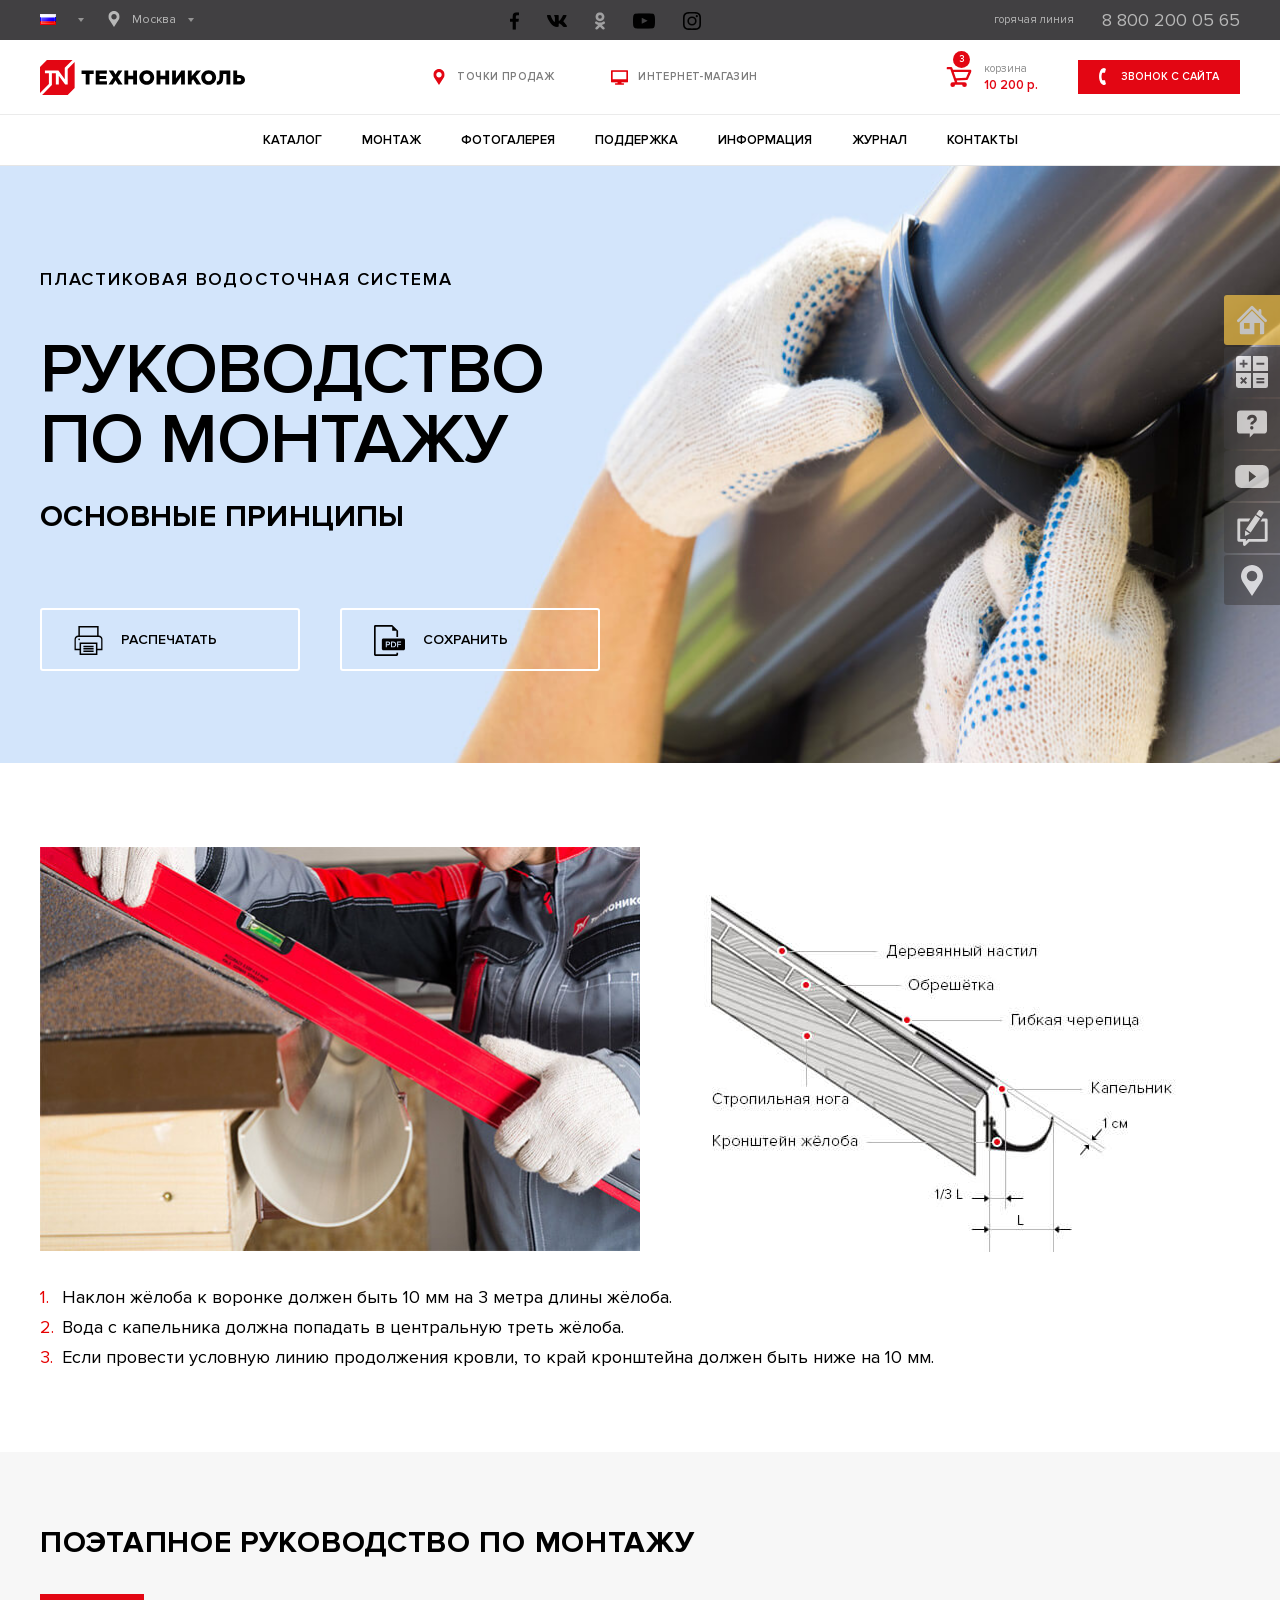
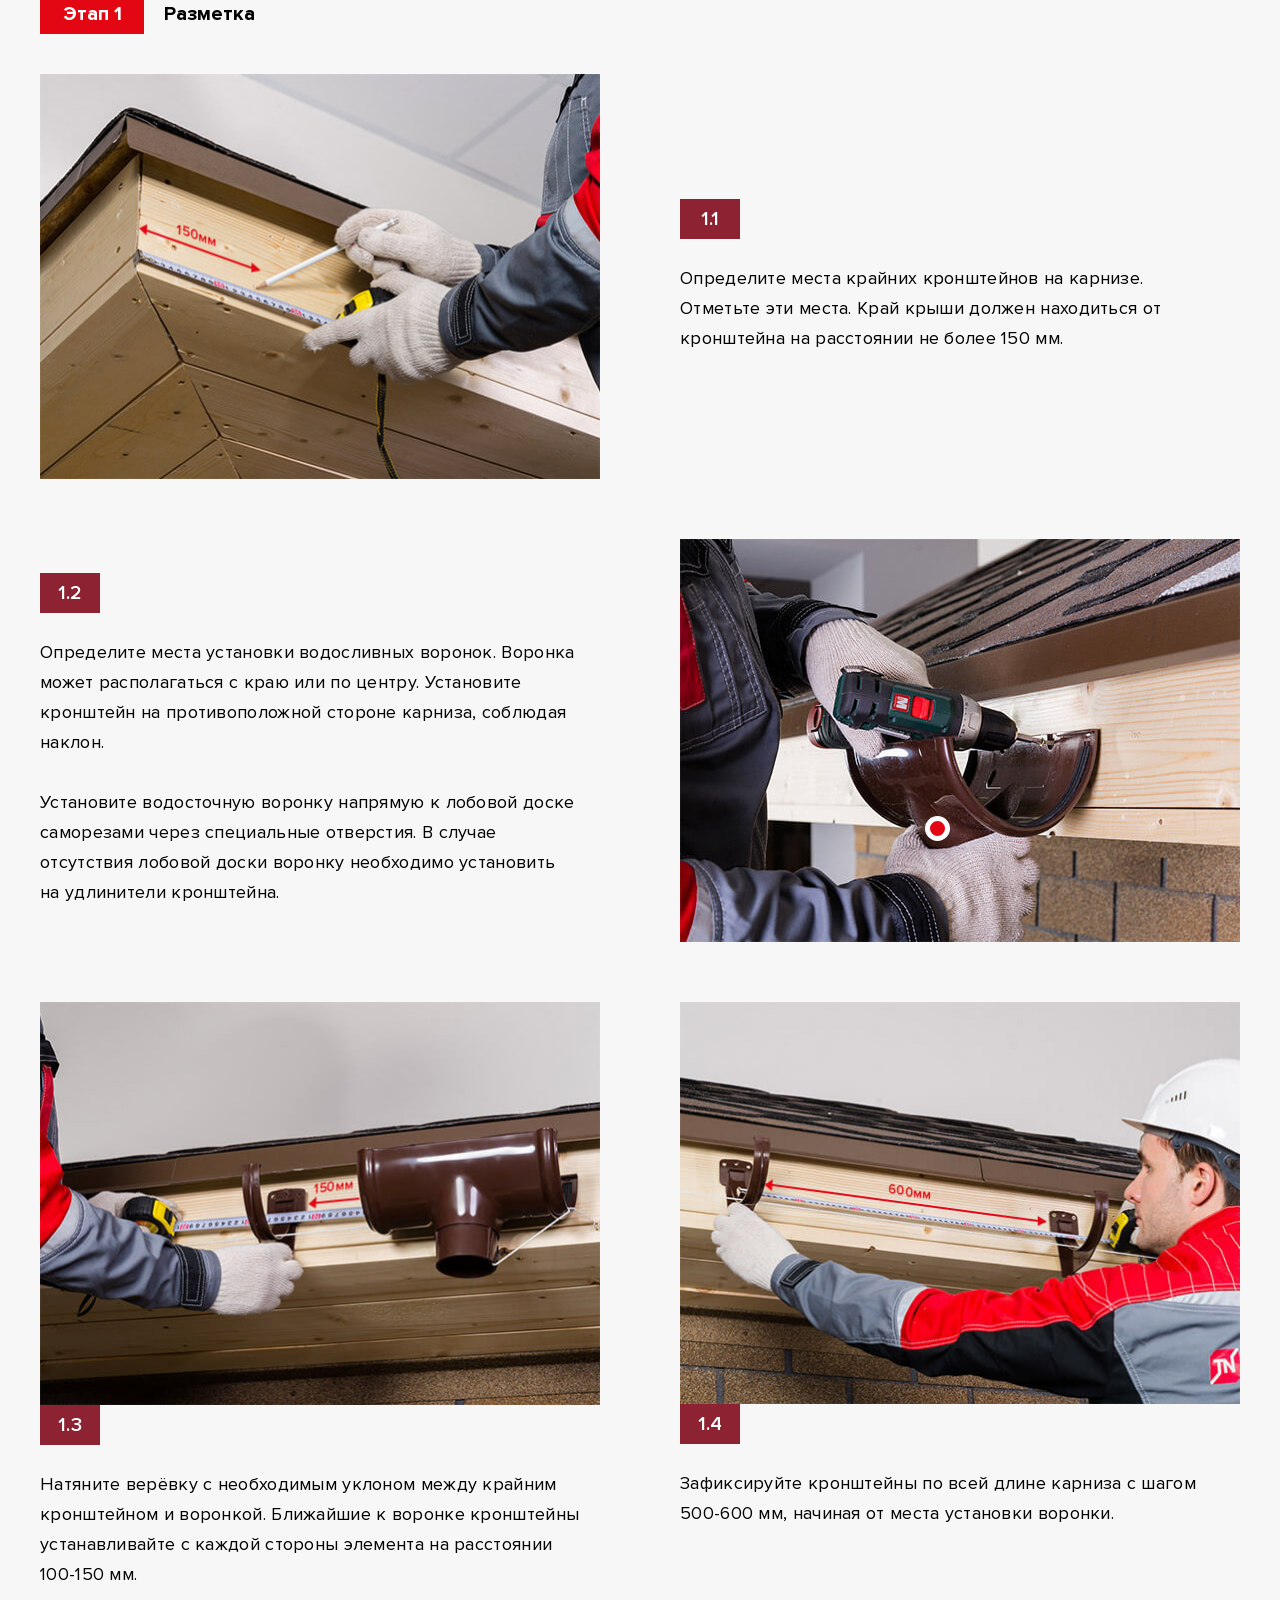
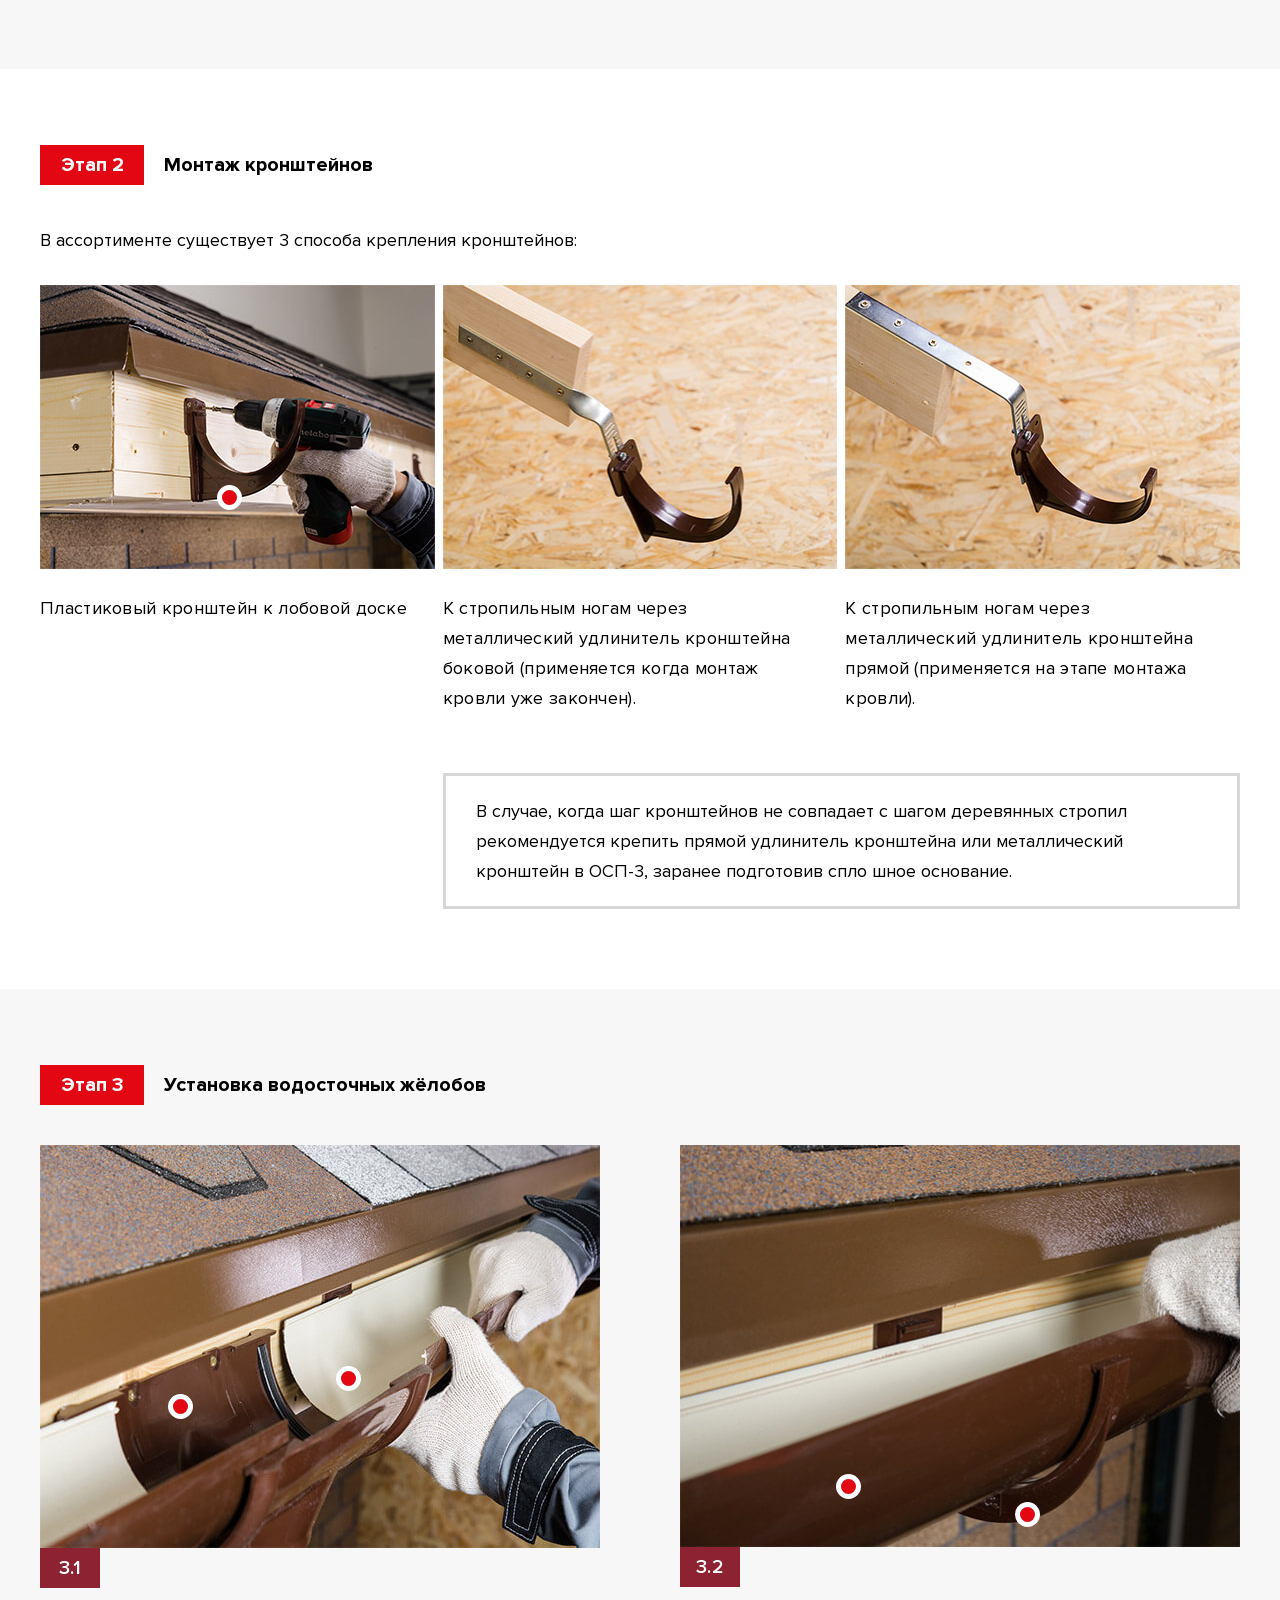
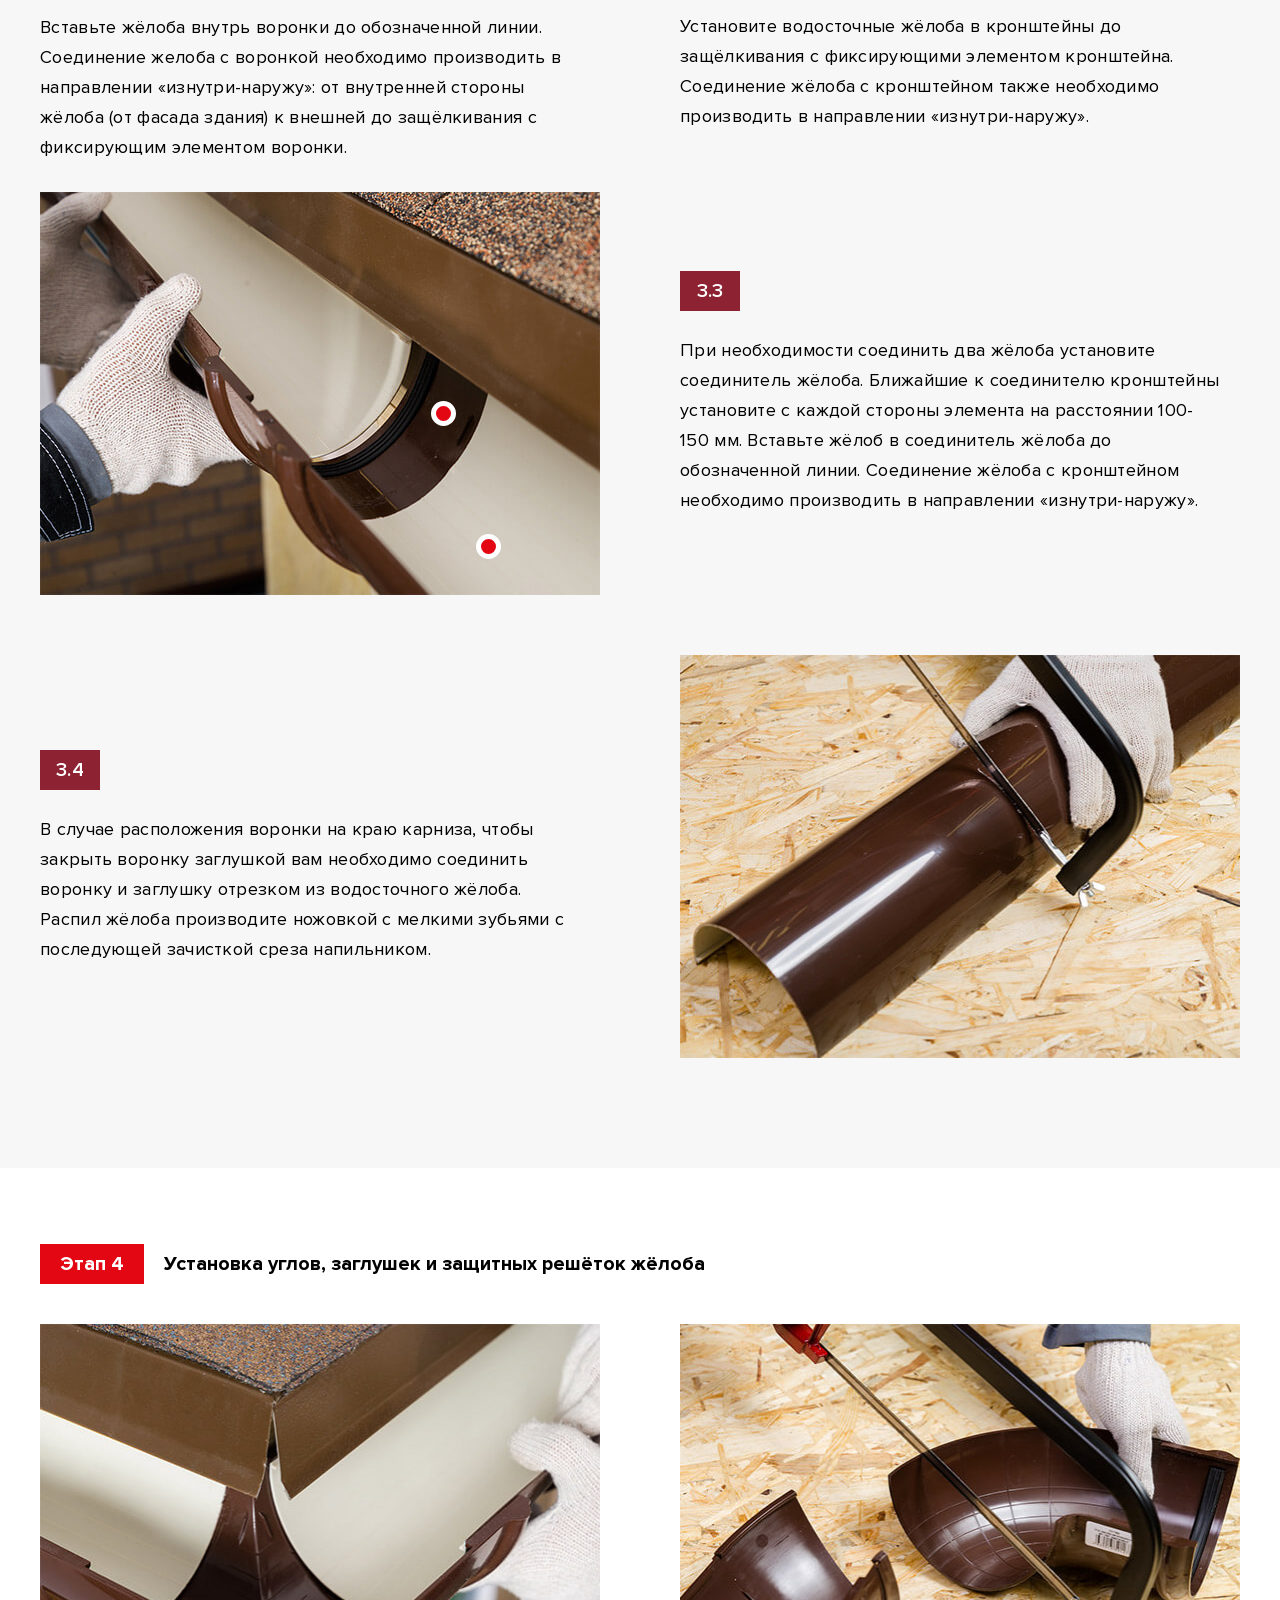
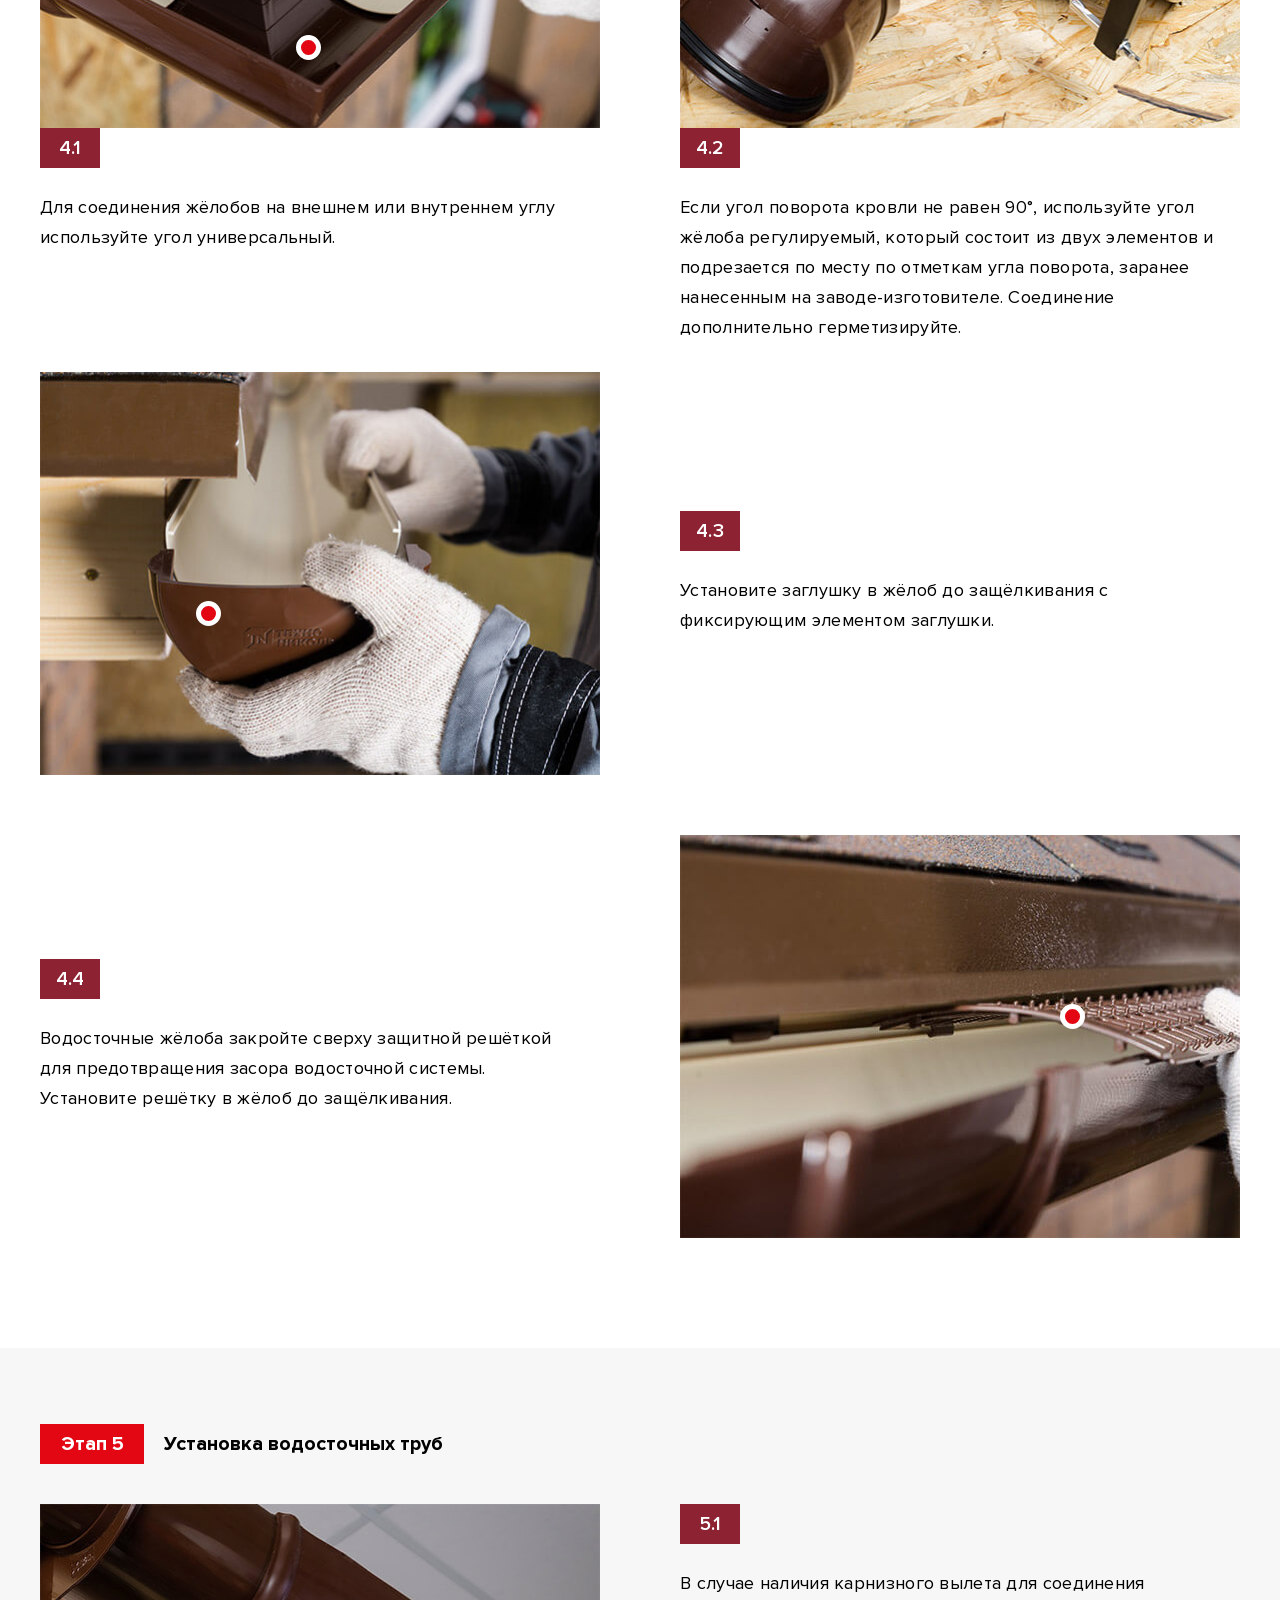
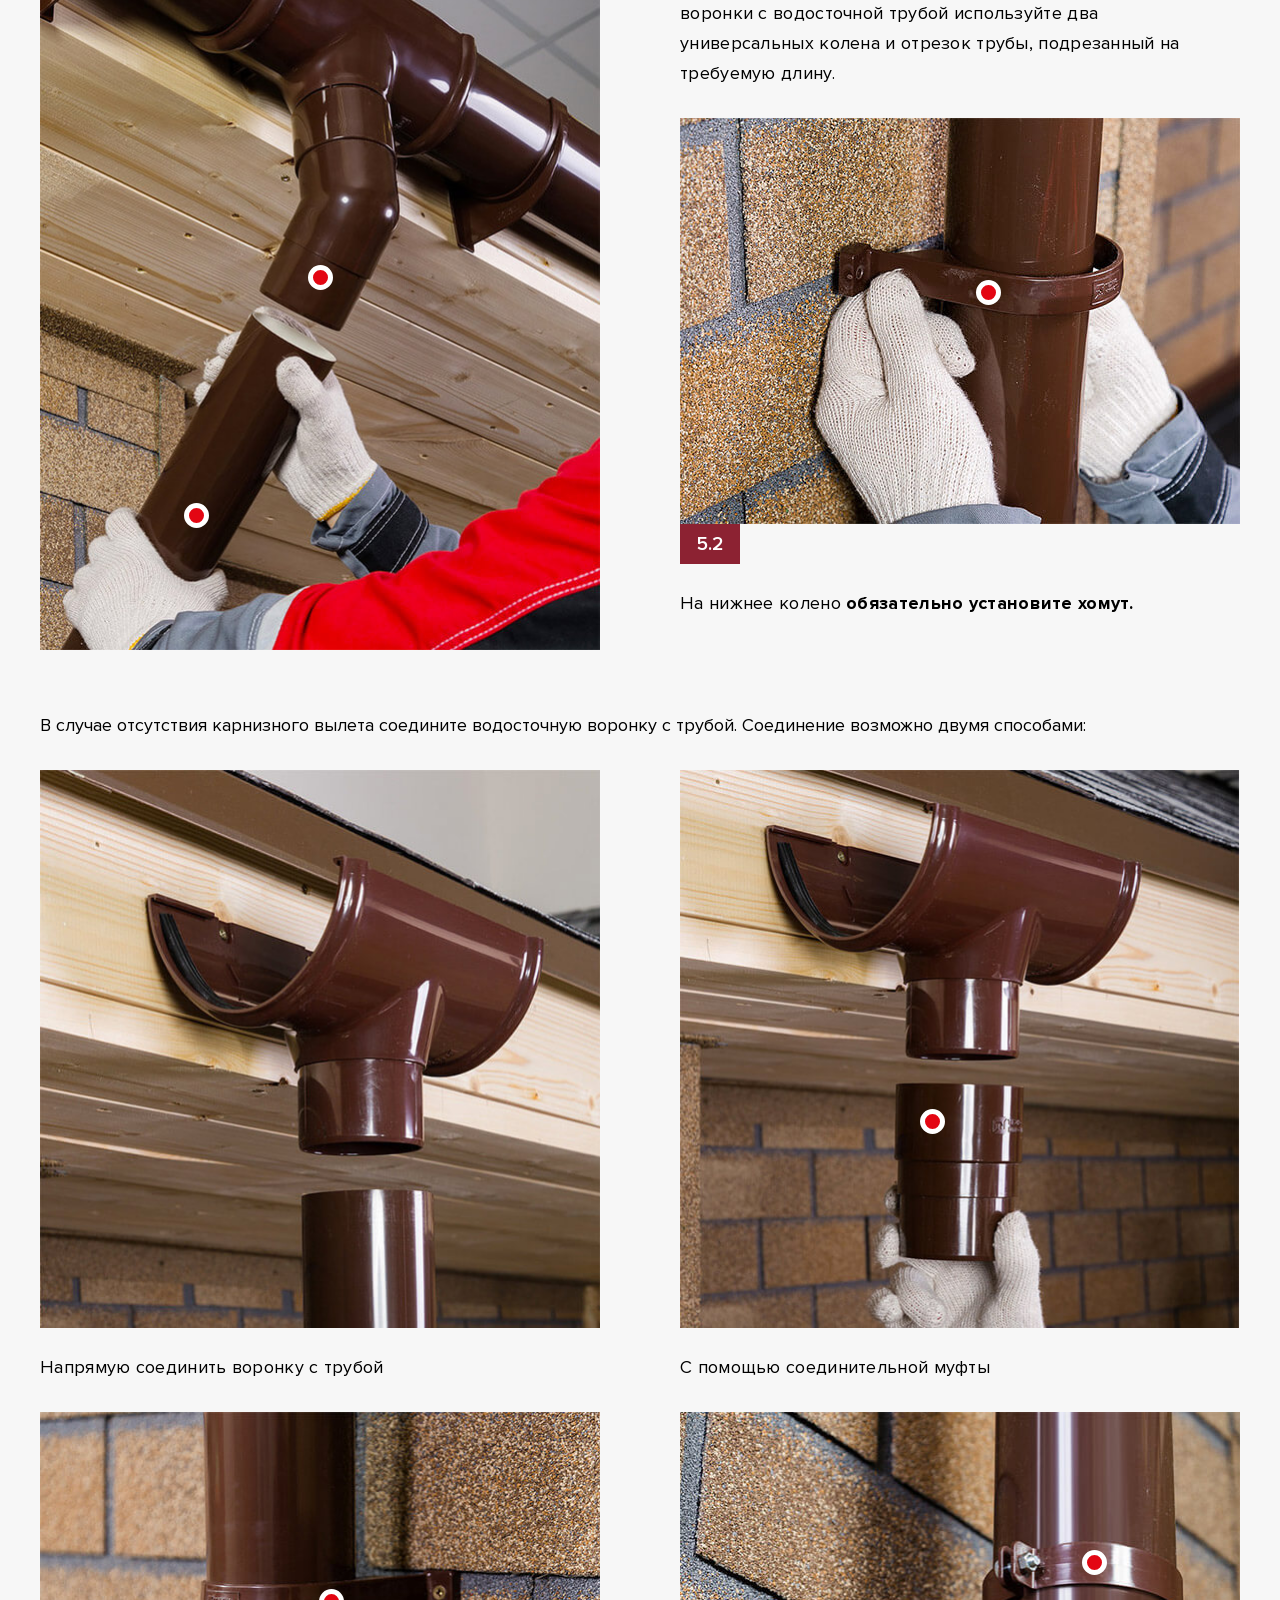
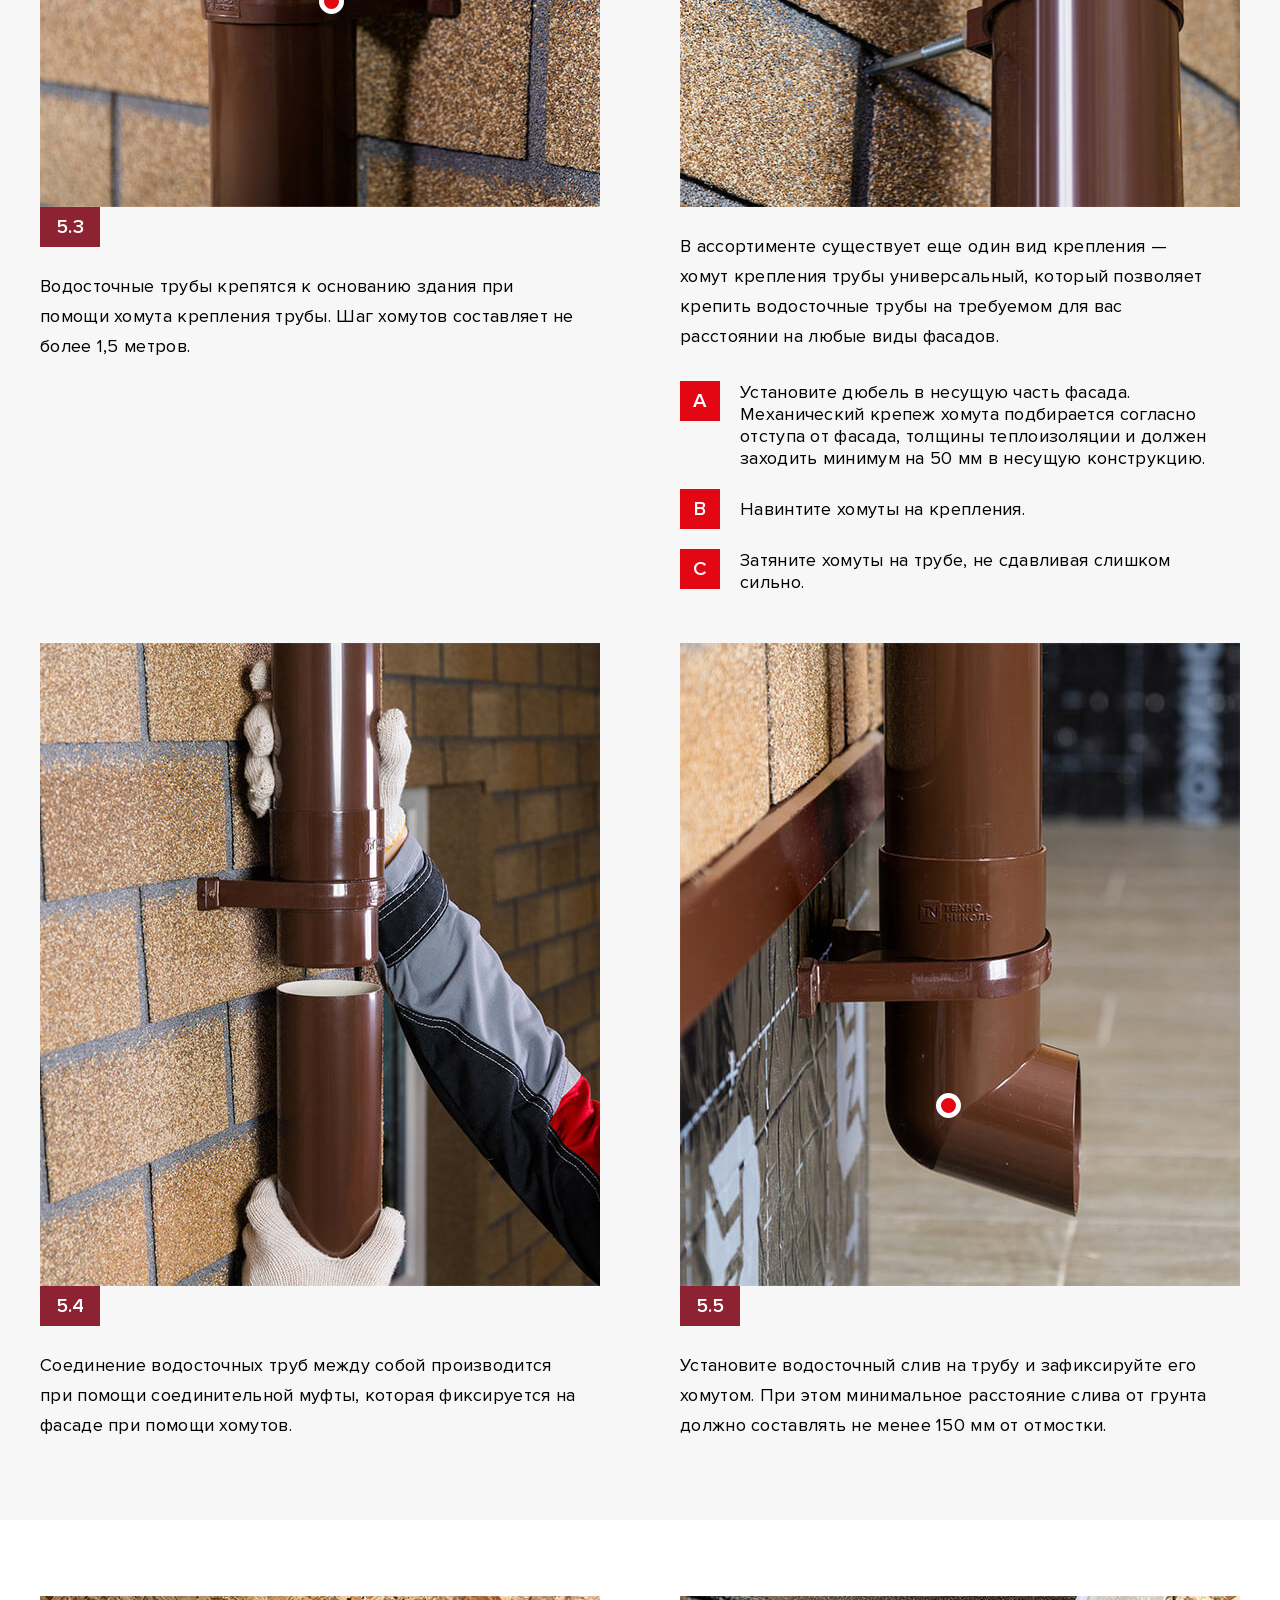
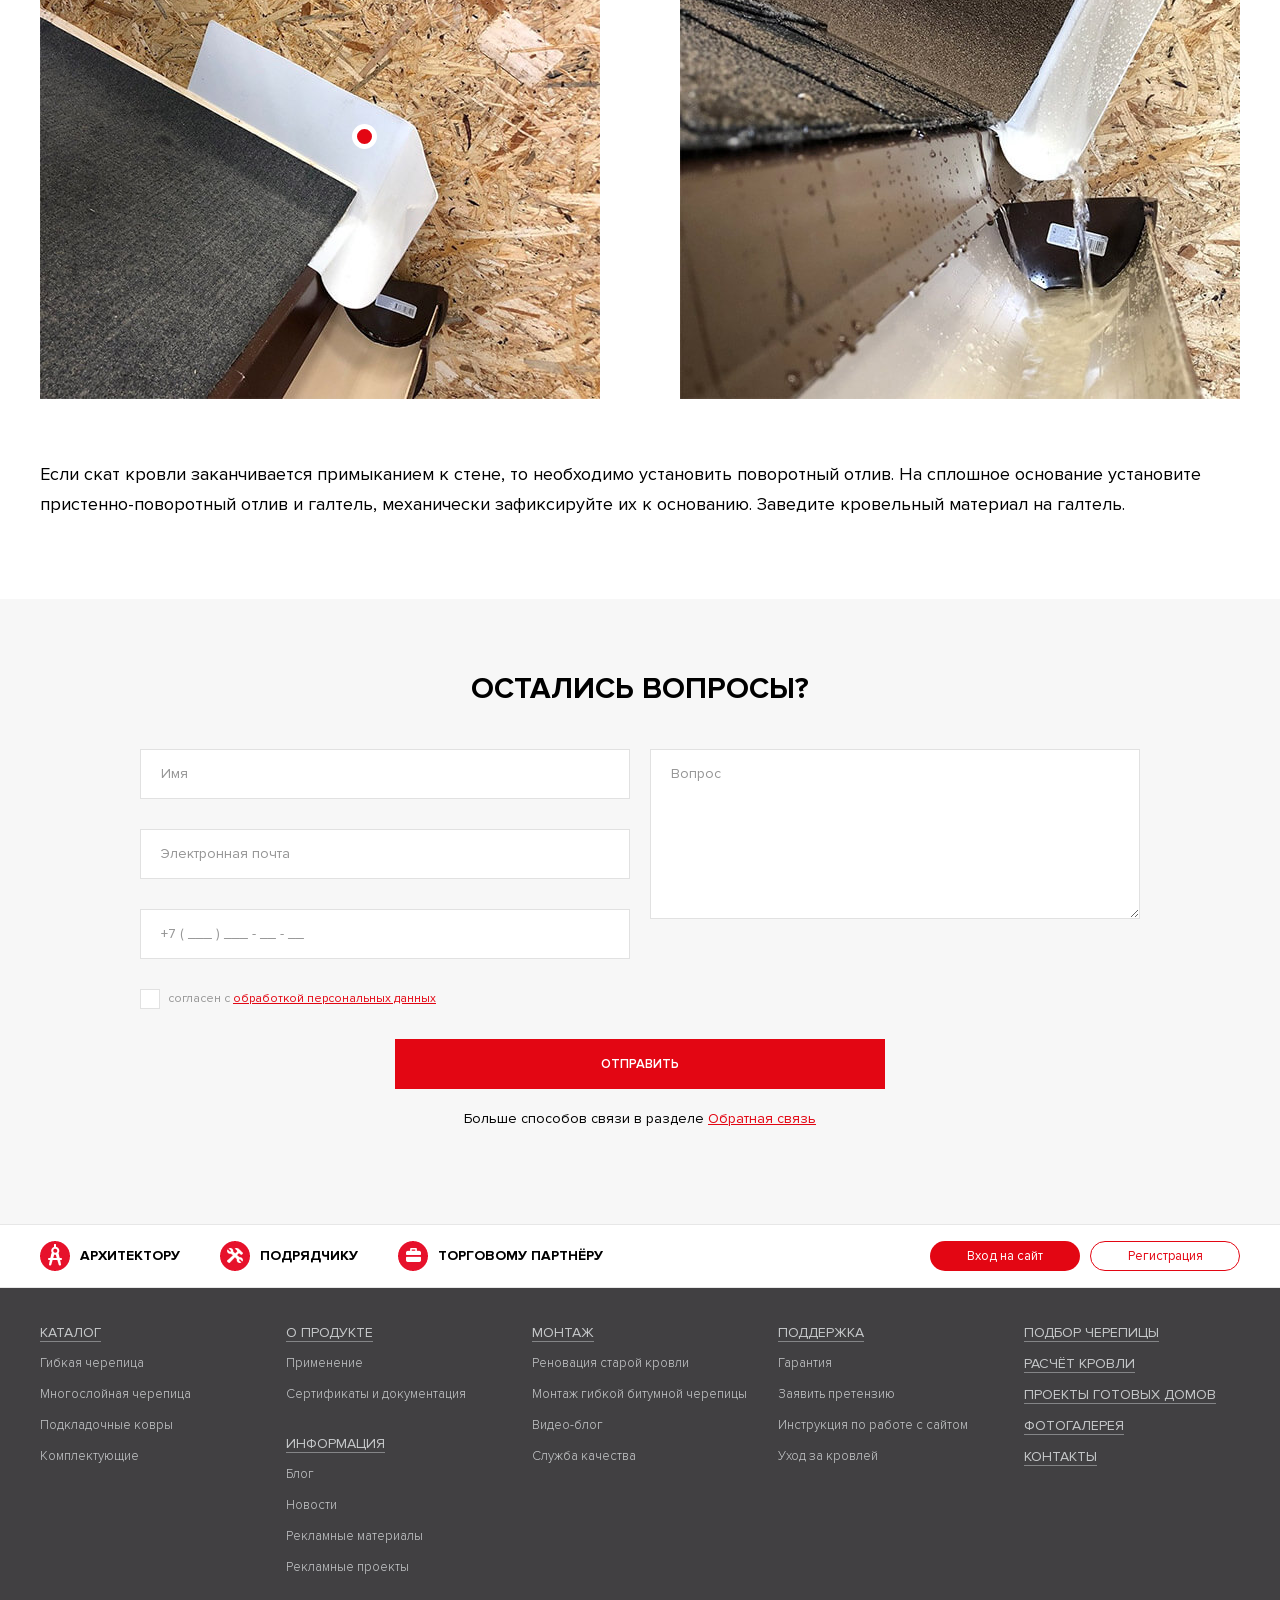
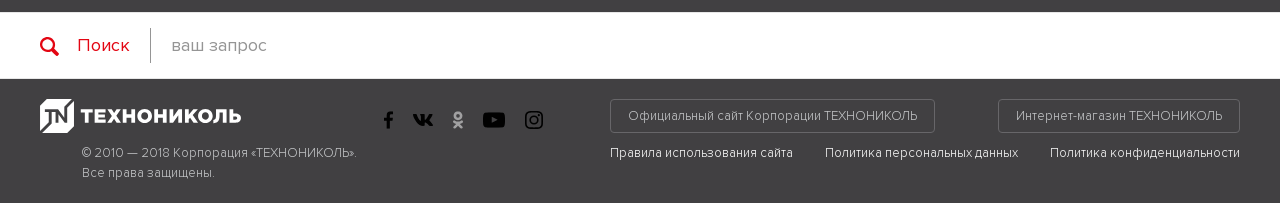
<file: guide.html>
<!DOCTYPE html>
<html lang="ru">
  <head>
    <meta charset="utf-8">
    <meta name="viewport" content="width=device-width, initial-scale=1, shrink-to-fit=no">
    <meta name="theme-color" content="#000">
    <meta name="format-detection" content="telephone=no">
    <meta http-equiv="X-UA-Compatible" content="IE=Edge">
    <meta name="robots" content="noindex, nofollow">
    <title>Руководство по монтажу - Technonicol</title>
    <link rel="shortcut icon" href="images/favicon.ico"><link href="http://shinglas.ru/bitrix/js/altasib/editortools/templates/spoiler_template/.default/style.css?14951244731167" type="text/css"  data-template-style="true"  rel="stylesheet" />
<link href="http://shinglas.ru/bitrix/js/altasib/editortools/templates/tabs_template/.default/style.css?14951244732774" type="text/css"  data-template-style="true"  rel="stylesheet" />
<link href="http://shinglas.ru/local/css/style.min.css?1542753164934860" type="text/css"  data-template-style="true"  rel="stylesheet" />
<link href="http://shinglas.ru/local/css/lang/ru.css?150168917556" type="text/css"  data-template-style="true"  rel="stylesheet" />
<link href="http://shinglas.ru/bitrix/js/main/core/css/core.min.css?14951244742854" type="text/css"  data-template-style="true"  rel="stylesheet" />
<link href="http://shinglas.ru/local/bitrix/templates/smartinner/styles.css?1501689175365" type="text/css"  data-template-style="true"  rel="stylesheet" />
    <link rel="stylesheet" href="css/sprites.css">
    <link rel="stylesheet" href="css/normalize.css">
    <link rel="stylesheet" href="css/base.css">
    <link rel="stylesheet" href="css/slick.css">
    <link rel="stylesheet" href="css/fancybox.css">
    <link rel="stylesheet" href="css/autocomplete.css">
    <link rel="stylesheet" href="css/components.css">
    <link rel="stylesheet" href="css/layout.css">
    <link rel="stylesheet" href="css/states.css">
    <link rel="stylesheet" href="css/prod.css">
    <link rel="stylesheet" href="css/read.css">
    <link rel="stylesheet" href="css/comfort.css">
    <link rel="stylesheet" href="css/mounting.css">
    <link rel="stylesheet" href="css/claim.css">
  </head>
  <body class="page-inner">
    <div class="app">
      <!-- Nav Fixed :: Start-->
      <nav class="nav-fixed js-nav-fixed">
        <button class="nav-fixed__trigger"></button>
        <ul class="nav-fixed__menu">
          <li><a class="nav-fixed__link nav-fixed__link--hightlight" href="#"><span class="nav-fixed__link-icon">
                <svg class="icon-nav-01">
                  <use xlink:href="sprites/sprite.svg#icon-nav-01"></use>
                </svg></span><span class="nav-fixed__link-text">Подбор черепицы</span></a></li>
          <li><a class="nav-fixed__link" href="#"><span class="nav-fixed__link-icon">
                <svg class="icon-nav-02">
                  <use xlink:href="sprites/sprite.svg#icon-nav-02"></use>
                </svg></span><span class="nav-fixed__link-text">...</span></a></li>
          <li><a class="nav-fixed__link" href="#"><span class="nav-fixed__link-icon">
                <svg class="icon-nav-03">
                  <use xlink:href="sprites/sprite.svg#icon-nav-03"></use>
                </svg></span><span class="nav-fixed__link-text">...</span></a></li>
          <li><a class="nav-fixed__link" href="#"><span class="nav-fixed__link-icon">
                <svg class="icon-nav-04">
                  <use xlink:href="sprites/sprite.svg#icon-nav-04"></use>
                </svg></span><span class="nav-fixed__link-text">...</span></a></li>
          <li><a class="nav-fixed__link" href="#"><span class="nav-fixed__link-icon">
                <svg class="icon-nav-05">
                  <use xlink:href="sprites/sprite.svg#icon-nav-05"></use>
                </svg></span><span class="nav-fixed__link-text">...</span></a></li>
          <li><a class="nav-fixed__link" href="#"><span class="nav-fixed__link-icon">
                <svg class="icon-nav-06">
                  <use xlink:href="sprites/sprite.svg#icon-nav-06"></use>
                </svg></span><span class="nav-fixed__link-text">...</span></a></li>
        </ul>
      </nav>
      <!-- Nav :: Fixed :: End-->
      <!-- Header :: Start-->
      <header class="header">
        <div class="header__panel header__panel--top">
          <div class="container-fluid">
            <div class="header__language">
              <button class="header__language-trigger">
                <svg class="icon-language-ru">
                  <use xlink:href="sprites/sprite.svg#icon-language-ru"></use>
                </svg>
              </button>
              <div class="header__language-dropdown">
                <ul class="header__language-menu">
                  <li><a class="header__language-link is-active" href="#">
                      <svg class="icon-language-ru">
                        <use xlink:href="sprites/sprite.svg#icon-language-ru"></use>
                      </svg>Русский</a></li>
                  <li><a class="header__language-link" href="#">
                      <svg class="icon-language-kz">
                        <use xlink:href="sprites/sprite.svg#icon-language-kz"></use>
                      </svg>Қазақ Тілі</a></li>
                  <li><a class="header__language-link" href="#">
                      <svg class="icon-language-ita">
                        <use xlink:href="sprites/sprite.svg#icon-language-ita"></use>
                      </svg>Italiano</a></li>
                  <li><a class="header__language-link" href="#">
                      <svg class="icon-language-hun">
                        <use xlink:href="sprites/sprite.svg#icon-language-hun"></use>
                      </svg>Magyar</a></li>
                  <li><a class="header__language-link" href="#">
                      <svg class="icon-language-est">
                        <use xlink:href="sprites/sprite.svg#icon-language-est"></use>
                      </svg>Eesti Keel</a></li>
                  <li><a class="header__language-link" href="#">
                      <svg class="icon-language-lva">
                        <use xlink:href="sprites/sprite.svg#icon-language-lva"></use>
                      </svg>Latviešu Valoda</a></li>
                  <li><a class="header__language-link" href="#">
                      <svg class="icon-language-ltu">
                        <use xlink:href="sprites/sprite.svg#icon-language-ltu"></use>
                      </svg>Lietùvių Kalbà</a></li>
                  <li><a class="header__language-link" href="#">
                      <svg class="icon-language-ua">
                        <use xlink:href="sprites/sprite.svg#icon-language-ua"></use>
                      </svg>Українська</a></li>
                  <li><a class="header__language-link" href="#">
                      <svg class="icon-language-svn">
                        <use xlink:href="sprites/sprite.svg#icon-language-svn"></use>
                      </svg>Slovenský Jazyk</a></li>
                  <li><a class="header__language-link" href="#">
                      <svg class="icon-language-pol">
                        <use xlink:href="sprites/sprite.svg#icon-language-pol"></use>
                      </svg>Język Polski</a></li>
                  <li><a class="header__language-link" href="#">
                      <svg class="icon-language-tur">
                        <use xlink:href="sprites/sprite.svg#icon-language-tur"></use>
                      </svg>Türkçe</a></li>
                  <li><a class="header__language-link" href="#">
                      <svg class="icon-language-rou">
                        <use xlink:href="sprites/sprite.svg#icon-language-rou"></use>
                      </svg>Limba Română</a></li>
                  <li><a class="header__language-link" href="#">
                      <svg class="icon-language-bgr">
                        <use xlink:href="sprites/sprite.svg#icon-language-bgr"></use>
                      </svg>Български Езык</a></li>
                  <li><a class="header__language-link" href="#">
                      <svg class="icon-language-cze">
                        <use xlink:href="sprites/sprite.svg#icon-language-cze"></use>
                      </svg>Čeština</a></li>
                  <li><a class="header__language-link" href="#">
                      <svg class="icon-language-deu">
                        <use xlink:href="sprites/sprite.svg#icon-language-deu"></use>
                      </svg>Deutsch</a></li>
                  <li><a class="header__language-link" href="#">
                      <svg class="icon-language-eng">
                        <use xlink:href="sprites/sprite.svg#icon-language-eng"></use>
                      </svg>English</a></li>
                </ul>
              </div>
            </div>
            <div class="header__location">
              <button class="header__location-trigger" data-fancybox data-src="#popup-location">
                <svg class="icon-location">
                  <use xlink:href="sprites/sprite.svg#icon-location"></use>
                </svg>Москва
              </button>
            </div>
            <nav class="header__social"><a class="header__social-link" href="#">
                <svg class="icon-social-fb">
                  <use xlink:href="sprites/sprite.svg#icon-social-fb"></use>
                </svg></a><a class="header__social-link" href="#">
                <svg class="icon-social-vk">
                  <use xlink:href="sprites/sprite.svg#icon-social-vk"></use>
                </svg></a><a class="header__social-link" href="#">
                <svg class="icon-social-od">
                  <use xlink:href="sprites/sprite.svg#icon-social-od"></use>
                </svg></a><a class="header__social-link" href="#">
                <svg class="icon-social-yt">
                  <use xlink:href="sprites/sprite.svg#icon-social-yt"></use>
                </svg></a><a class="header__social-link" href="#">
                <svg class="icon-social-im">
                  <use xlink:href="sprites/sprite.svg#icon-social-im"></use>
                </svg></a></nav>
            <p class="header__phone"><small class="header__phone-text">горячая линия</small><a class="header__phone-link" href="tel:88002000565">8 800 200 05 65</a></p>
          </div>
        </div>
        <div class="header__panel header__panel--middle">
          <div class="container-fluid">
            <div class="header__logo"><a href="#"><img src="images/logo.svg" alt="ТЕХНОНИКОЛЬ"></a></div>
            <nav class="header__links"><a class="header__links-item" href="#">
                <svg class="icon-location">
                  <use xlink:href="sprites/sprite.svg#icon-location"></use>
                </svg>точки продаж</a><a class="header__links-item" href="#">
                <svg class="icon-shop">
                  <use xlink:href="sprites/sprite.svg#icon-shop"></use>
                </svg>интернет-магазин</a></nav><a class="header__basket" href="#">
              <figure class="header__basket-icon">
                <svg class="icon-basket">
                  <use xlink:href="sprites/sprite.svg#icon-basket"></use>
                </svg>
                <mark>3</mark>
              </figure>
              <p class="header__basket-price"><small>корзина</small>10 200 р.</p></a>
            <div class="header__call"><a class="btn btn--34 btn--red" href="#">
                <svg class="icon-call">
                  <use xlink:href="sprites/sprite.svg#icon-call"></use>
                </svg>звонок с сайта</a></div>
          </div>
        </div>
        <div class="header__panel header__panel--bottom">
          <div class="container-fluid">
            <nav class="header__nav">
              <button class="header__nav-trigger"><span></span><span></span><span></span></button>
              <div class="header__nav-content">
                <ul class="header__nav-menu">
                  <li><a class="header__nav-link header__nav-link--arrow" href="#">Каталог</a>
                    <div class="header__nav-dropdown"><span class="header__nav-back">
                        <svg class="icon-back">
                          <use xlink:href="sprites/sprite.svg#icon-back"></use>
                        </svg>назад</span>
                      <div class="header__nav-group">
                        <ul class="header__nav-menu">
                          <li><a class="header__nav-link header__nav-link--arrow" href="#">Гибкая черепица</a>
                            <div class="header__nav-dropdown"><span class="header__nav-back">
                                <svg class="icon-back">
                                  <use xlink:href="sprites/sprite.svg#icon-back"></use>
                                </svg>назад</span>
                              <ul class="header__nav-menu">
                                <li><a class="header__nav-link" href="#">Серия Ультра</a>
                                  <ul class="header__nav-menu header__nav-menu--sub">
                                    <li><a class="header__nav-link" href="#">Самба</a></li>
                                    <li><a class="header__nav-link" href="#">Фокстрот</a></li>
                                  </ul>
                                </li>
                                <li><a class="header__nav-link" href="#">Серия Классик</a>
                                  <ul class="header__nav-menu header__nav-menu--sub">
                                    <li><a class="header__nav-link" href="#">Модерн</a></li>
                                    <li><a class="header__nav-link" href="#">Румба</a></li>
                                    <li><a class="header__nav-link" href="#">Кадриль</a></li>
                                    <li><a class="header__nav-link" href="#">Фламенко</a></li>
                                    <li><a class="header__nav-link" href="#">Танго</a></li>
                                  </ul>
                                </li>
                                <li><a class="header__nav-link" href="#">Серия Финская</a>
                                  <ul class="header__nav-menu header__nav-menu--sub">
                                    <li><a class="header__nav-link" href="#">Аккорд</a></li>
                                    <li><a class="header__nav-link" href="#">Соната</a></li>
                                  </ul>
                                </li>
                                <li><a class="header__nav-link" href="#">КОНЬКОВО-КАРНИЗНАЯ ЧЕРЕПИЦА</a></li>
                              </ul>
                            </div>
                          </li>
                        </ul>
                      </div>
                      <div class="header__nav-group">
                        <ul class="header__nav-menu">
                          <li><a class="header__nav-link header__nav-link--arrow" href="#">Многослойная черепица</a>
                            <div class="header__nav-dropdown"><span class="header__nav-back">
                                <svg class="icon-back">
                                  <use xlink:href="sprites/sprite.svg#icon-back"></use>
                                </svg>назад</span>
                              <ul class="header__nav-menu header__nav-menu--sub">
                                <li><a class="header__nav-link" href="#">Атлантика</a></li>
                                <li><a class="header__nav-link" href="#">Континент</a></li>
                                <li><a class="header__nav-link" href="#">Вестерн</a></li>
                                <li><a class="header__nav-link" href="#">Джаз</a></li>
                                <li><a class="header__nav-link" href="#">Кантри</a></li>
                                <li><a class="header__nav-link" href="#">Ранчо</a></li>
                              </ul>
                            </div>
                          </li>
                        </ul>
                      </div>
                      <div class="header__nav-group">
                        <ul class="header__nav-menu">
                          <li><a class="header__nav-link" href="#">Комплектующие для кровли</a>
                            <div class="header__nav-dropdown"><span class="header__nav-back">
                                <svg class="icon-back">
                                  <use xlink:href="sprites/sprite.svg#icon-back"></use>
                                </svg>назад</span>
                              <ul class="header__nav-menu header__nav-menu--sub">
                                <li><a class="header__nav-link" href="#">Планки и гвозди</a></li>
                                <li><a class="header__nav-link" href="#">Снегодержатели</a></li>
                                <li><a class="header__nav-link" href="#">Строительная химия</a></li>
                                <li><a class="header__nav-link" href="#">Планки и гвозди</a></li>
                                <li><a class="header__nav-link" href="#">Снегодержатели</a></li>
                              </ul>
                            </div>
                          </li>
                        </ul>
                      </div>
                      <div class="header__nav-group">
                        <ul class="header__nav-menu">
                          <li><a class="header__nav-link" href="#">Фасадная плитка</a></li>
                          <li><a class="header__nav-link" href="#">Водосточная система</a></li>
                          <li><a class="header__nav-link" href="#">Пластиковая вентиляция</a></li>
                          <li><a class="header__nav-link" href="#">Пневмоинструмент</a></li>
                        </ul>
                      </div>
                    </div>
                  </li>
                  <li><a class="header__nav-link header__nav-link--arrow" href="#">Монтаж</a>
                    <div class="header__nav-dropdown"><span class="header__nav-back">
                        <svg class="icon-back">
                          <use xlink:href="sprites/sprite.svg#icon-back"></use>
                        </svg>назад</span>
                      <ul class="header__nav-menu">
                        <li><a class="header__nav-link" href="#">Гибкая черепица</a></li>
                        <li><a class="header__nav-link" href="#">Многослойная черепица</a></li>
                        <li><a class="header__nav-link" href="#">Фасадная плитка</a></li>
                        <li><a class="header__nav-link" href="#">Водосточная система</a></li>
                      </ul>
                    </div>
                  </li>
                  <li><a class="header__nav-link" href="#">Фотогалерея</a></li>
                  <li><a class="header__nav-link" href="#">Поддержка</a></li>
                  <li><a class="header__nav-link" href="#">Информация</a></li>
                  <li><a class="header__nav-link" href="#">Журнал</a></li>
                  <li><a class="header__nav-link" href="#">Контакты</a></li>
                </ul>
                <!-- For mobile only < 768px-->
                <div class="is-md-hidden">
                  <div class="header__nav-panel header__nav-panel--white">
                    <nav class="header__links"><a class="header__links-item" href="#">
                        <svg class="icon-location">
                          <use xlink:href="sprites/sprite.svg#icon-location"></use>
                        </svg>точки продаж</a><a class="header__links-item" href="#">
                        <svg class="icon-shop">
                          <use xlink:href="sprites/sprite.svg#icon-shop"></use>
                        </svg>интернет-магазин</a></nav><a class="header__basket" href="#">
                      <figure class="header__basket-icon">
                        <svg class="icon-basket">
                          <use xlink:href="sprites/sprite.svg#icon-basket"></use>
                        </svg>
                        <mark>3</mark>
                      </figure>
                      <p class="header__basket-price"><small>корзина</small>10 200 р.</p></a>
                    <div class="header__call"><a class="btn btn--34 btn--red" href="#">
                        <svg class="icon-call">
                          <use xlink:href="sprites/sprite.svg#icon-call"></use>
                        </svg>звонок с сайта</a></div>
                  </div>
                  <div class="header__nav-panel header__nav-panel--dark">
                    <div class="header__language">
                      <button class="header__language-trigger">
                        <svg class="icon-language-ru">
                          <use xlink:href="sprites/sprite.svg#icon-language-ru"></use>
                        </svg>Русский
                      </button>
                      <div class="header__language-dropdown">
                        <ul class="header__language-menu">
                          <li><a class="header__language-link is-active" href="#">
                              <svg class="icon-language-ru">
                                <use xlink:href="sprites/sprite.svg#icon-language-ru"></use>
                              </svg>Русский</a></li>
                          <li><a class="header__language-link" href="#">
                              <svg class="icon-language-kz">
                                <use xlink:href="sprites/sprite.svg#icon-language-kz"></use>
                              </svg>Қазақ Тілі</a></li>
                          <li><a class="header__language-link" href="#">
                              <svg class="icon-language-ita">
                                <use xlink:href="sprites/sprite.svg#icon-language-ita"></use>
                              </svg>Italiano</a></li>
                          <li><a class="header__language-link" href="#">
                              <svg class="icon-language-hun">
                                <use xlink:href="sprites/sprite.svg#icon-language-hun"></use>
                              </svg>Magyar</a></li>
                          <li><a class="header__language-link" href="#">
                              <svg class="icon-language-est">
                                <use xlink:href="sprites/sprite.svg#icon-language-est"></use>
                              </svg>Eesti Keel</a></li>
                          <li><a class="header__language-link" href="#">
                              <svg class="icon-language-lva">
                                <use xlink:href="sprites/sprite.svg#icon-language-lva"></use>
                              </svg>Latviešu Valoda</a></li>
                          <li><a class="header__language-link" href="#">
                              <svg class="icon-language-ltu">
                                <use xlink:href="sprites/sprite.svg#icon-language-ltu"></use>
                              </svg>Lietùvių Kalbà</a></li>
                          <li><a class="header__language-link" href="#">
                              <svg class="icon-language-ua">
                                <use xlink:href="sprites/sprite.svg#icon-language-ua"></use>
                              </svg>Українська</a></li>
                          <li><a class="header__language-link" href="#">
                              <svg class="icon-language-svn">
                                <use xlink:href="sprites/sprite.svg#icon-language-svn"></use>
                              </svg>Slovenský Jazyk</a></li>
                          <li><a class="header__language-link" href="#">
                              <svg class="icon-language-pol">
                                <use xlink:href="sprites/sprite.svg#icon-language-pol"></use>
                              </svg>Język Polski</a></li>
                          <li><a class="header__language-link" href="#">
                              <svg class="icon-language-tur">
                                <use xlink:href="sprites/sprite.svg#icon-language-tur"></use>
                              </svg>Türkçe</a></li>
                          <li><a class="header__language-link" href="#">
                              <svg class="icon-language-rou">
                                <use xlink:href="sprites/sprite.svg#icon-language-rou"></use>
                              </svg>Limba Română</a></li>
                          <li><a class="header__language-link" href="#">
                              <svg class="icon-language-bgr">
                                <use xlink:href="sprites/sprite.svg#icon-language-bgr"></use>
                              </svg>Български Езык</a></li>
                          <li><a class="header__language-link" href="#">
                              <svg class="icon-language-cze">
                                <use xlink:href="sprites/sprite.svg#icon-language-cze"></use>
                              </svg>Čeština</a></li>
                          <li><a class="header__language-link" href="#">
                              <svg class="icon-language-deu">
                                <use xlink:href="sprites/sprite.svg#icon-language-deu"></use>
                              </svg>Deutsch</a></li>
                          <li><a class="header__language-link" href="#">
                              <svg class="icon-language-eng">
                                <use xlink:href="sprites/sprite.svg#icon-language-eng"></use>
                              </svg>English</a></li>
                        </ul>
                      </div>
                    </div>
                    <div class="header__location">
                      <button class="header__location-trigger" data-fancybox data-src="#popup-location">
                        <svg class="icon-location">
                          <use xlink:href="sprites/sprite.svg#icon-location"></use>
                        </svg>Москва
                      </button>
                    </div>
                    <nav class="header__social"><a class="header__social-link" href="#">
                        <svg class="icon-social-fb">
                          <use xlink:href="sprites/sprite.svg#icon-social-fb"></use>
                        </svg></a><a class="header__social-link" href="#">
                        <svg class="icon-social-vk">
                          <use xlink:href="sprites/sprite.svg#icon-social-vk"></use>
                        </svg></a><a class="header__social-link" href="#">
                        <svg class="icon-social-od">
                          <use xlink:href="sprites/sprite.svg#icon-social-od"></use>
                        </svg></a><a class="header__social-link" href="#">
                        <svg class="icon-social-yt">
                          <use xlink:href="sprites/sprite.svg#icon-social-yt"></use>
                        </svg></a><a class="header__social-link" href="#">
                        <svg class="icon-social-im">
                          <use xlink:href="sprites/sprite.svg#icon-social-im"></use>
                        </svg></a></nav>
                    <p class="header__phone"><small class="header__phone-text">горячая линия</small><a class="header__phone-link" href="tel:88002000565">8 800 200 05 65</a></p>
                  </div>
                </div>
              </div>
            </nav>
          </div>
        </div>
      </header>
      <!-- Header :: End-->
      <!-- Main :: Start-->
      <main class="main">
        <!-- Guide :: Start-->
        <div class="guide">
          <div class="container-fluid">
            <div class="guide__head">
              <figure class="guide__head-image"><img src="images/bg-guide.jpg" alt=""></figure>
              <div class="guide__head-valign">
                <h1 class="guide__head-title"><small>пластиковая водосточная система</small>руководство по монтажу</h1>
                <p class="guide__head-text">основные принципы</p>
                <div class="guide__head-buttons"><a class="btn btn--63 btn--white-empty" href="#">
                    <svg class="icon-print">
                      <use xlink:href="sprites/sprite.svg#icon-print"></use>
                    </svg>распечатать</a><a class="btn btn--63 btn--white-empty" href="#">
                    <svg class="icon-pdf">
                      <use xlink:href="sprites/sprite.svg#icon-pdf"></use>
                    </svg>сохранить</a></div>
              </div>
            </div>
            <div class="guide__body">
              <div class="guide__panel">
                <div class="row row-offset-0">
                  <div class="col-sm-6">
                    <div class="guide__item">
                      <figure class="guide__item-image"><img src="images/img-guide-info-01.jpg" alt=""></figure>
                    </div>
                  </div>
                  <div class="col-sm-6">
                    <div class="guide__item">
                      <figure class="guide__item-image"><img src="images/img-guide-info-02.jpg" alt=""></figure>
                    </div>
                  </div>
                </div>
                <ol>
                  <li>Наклон жёлоба к воронке должен быть 10 мм на 3 метра длины жёлоба.</li>
                  <li>Вода с капельника должна попадать в центральную треть жёлоба.</li>
                  <li>Если провести условную линию продолжения кровли, то край кронштейна должен быть ниже на 10 мм.</li>
                </ol>
              </div>
              <div class="guide__panel">
                <h2 class="guide__heading">поэтапное руководство по монтажу</h2>
                <h3 class="guide__subheading">
                  <mark>Этап 1</mark>Разметка
                </h3>
                <div class="guide__item">
                  <div class="row">
                    <div class="col-sm-6">
                      <figure class="guide__item-image"><img src="images/img-step-01-01.jpg" alt=""></figure>
                    </div>
                    <div class="col-sm-6">
                      <div class="guide__item-desc">
                        <mark>1.1</mark>
                        <p>Определите места крайних кронштейнов на карнизе. Отметьте эти места. Край крыши должен находиться от кронштейна на расстоянии не более 150 мм.</p>
                      </div>
                    </div>
                  </div>
                </div>
                <div class="guide__item">
                  <div class="row">
                    <div class="col-sm-6 push-sm-6">
                      <figure class="guide__item-image"><img src="images/img-step-01-02.jpg" alt="">
                        <div class="guide__tooltip" style="top: 72%; left: 46%;">
                          <div class="guide__tooltip-dropdown"><img src="images/img-tooltip-01-02.jpg" alt="">
                            <p>Водоприёмная воронка</p>
                          </div>
                        </div>
                      </figure>
                    </div>
                    <div class="col-sm-6 pull-sm-6">
                      <div class="guide__item-desc">
                        <mark>1.2</mark>
                        <p>Определите места установки водосливных воронок. Воронка может располагаться с краю или по центру. Установите кронштейн на противоположной стороне карниза, соблюдая наклон.</p>
                        <p>Установите водосточную воронку напрямую к лобовой доске саморезами через специальные отверстия. В случае отсутствия лобовой доски воронку необходимо установить на удлинители кронштейна.</p>
                      </div>
                    </div>
                  </div>
                </div>
                <div class="row">
                  <div class="col-sm-6">
                    <div class="guide__item">
                      <figure class="guide__item-image"><img src="images/img-step-01-03.jpg" alt=""></figure>
                      <div class="guide__item-desc">
                        <mark>1.3</mark>
                        <p>Натяните верёвку с необходимым уклоном между крайним кронштейном и воронкой. Ближайшие к воронке кронштейны устанавливайте с каждой стороны элемента на расстоянии 100-150 мм.</p>
                      </div>
                    </div>
                  </div>
                  <div class="col-sm-6">
                    <div class="guide__item">
                      <figure class="guide__item-image"><img src="images/img-step-01-04.jpg" alt=""></figure>
                      <div class="guide__item-desc">
                        <mark>1.4</mark>
                        <p>Зафиксируйте кронштейны по всей длине карниза с шагом 500-600 мм, начиная от места установки воронки.</p>
                      </div>
                    </div>
                  </div>
                </div>
              </div>
              <div class="guide__panel">
                <h3 class="guide__subheading">
                  <mark>Этап 2</mark>Монтаж кронштейнов
                </h3>
                <p>В ассортименте существует 3 способа крепления кронштейнов:</p>
                <div class="guide__group">
                  <div class="row">
                    <div class="col-sm-4">
                      <div class="guide__item">
                        <figure class="guide__item-image"><img src="images/img-step-02-01.jpg" alt="">
                          <div class="guide__tooltip" style="top: 75%; left: 48%;">
                            <div class="guide__tooltip-dropdown"><img src="images/img-tooltip-02-01.jpg" alt="">
                              <p> Кронштейн пластиковый</p>
                            </div>
                          </div>
                        </figure>
                        <div class="guide__item-desc">
                          <p>Пластиковый кронштейн к лобовой доске</p>
                        </div>
                      </div>
                    </div>
                    <div class="col-sm-4">
                      <div class="guide__item">
                        <figure class="guide__item-image"><img src="images/img-step-02-02.jpg" alt=""></figure>
                        <div class="guide__item-desc">
                          <p>К стропильным ногам через металлический удлинитель кронштейна боковой (применяется когда монтаж кровли уже закончен).</p>
                        </div>
                      </div>
                    </div>
                    <div class="col-sm-4">
                      <div class="guide__item">
                        <figure class="guide__item-image"><img src="images/img-step-02-03.jpg" alt=""></figure>
                        <div class="guide__item-desc">
                          <p>К стропильным ногам через металлический удлинитель кронштейна прямой (применяется на этапе монтажа кровли).</p>
                        </div>
                      </div>
                    </div>
                    <div class="col-lg-8 push-lg-4">
                      <p class="guide__help">В случае, когда шаг кронштейнов не совпадает с шагом деревянных стропил рекомендуется крепить прямой удлинитель кронштейна или металлический кронштейн в ОСП-3, заранее подготовив спло шное основание.</p>
                    </div>
                  </div>
                </div>
              </div>
              <div class="guide__panel">
                <h3 class="guide__subheading">
                  <mark>Этап 3</mark>Установка водосточных жёлобов
                </h3>
                <div class="row">
                  <div class="col-sm-6">
                    <div class="guide__item">
                      <figure class="guide__item-image"><img src="images/img-step-03-01.jpg" alt="">
                        <div class="guide__tooltip" style="top: 65%; left: 25%;">
                          <div class="guide__tooltip-dropdown"><img src="images/img-tooltip-03-01_1.jpg" alt="">
                            <p>Водоприёмная воронка</p>
                          </div>
                        </div>
                        <div class="guide__tooltip" style="top: 58%; left: 55%;">
                          <div class="guide__tooltip-dropdown"><img src="images/img-tooltip-03-01_2.jpg" alt="">
                            <p>Водосточный жёлоб </p>
                          </div>
                        </div>
                      </figure>
                      <div class="guide__item-desc">
                        <mark>3.1</mark>
                        <p>Вставьте жёлоба внутрь воронки до обозначенной линии. Соединение желоба с воронкой необходимо производить в направлении «изнутри-наружу»: от внутренней стороны жёлоба (от фасада здания) к внешней до защёлкивания с фиксирующим элементом воронки.</p>
                      </div>
                    </div>
                  </div>
                  <div class="col-sm-6">
                    <div class="guide__item">
                      <figure class="guide__item-image"><img src="images/img-step-03-02.jpg" alt="">
                        <div class="guide__tooltip" style="top: 85%; left: 30%;">
                          <div class="guide__tooltip-dropdown"><img src="images/img-tooltip-03-02_1.jpg" alt="">
                            <p>Водосточный жёлоб </p>
                          </div>
                        </div>
                        <div class="guide__tooltip" style="top: 92%; left: 62%;">
                          <div class="guide__tooltip-dropdown"><img src="images/img-tooltip-03-02_2.jpg" alt="">
                            <p>Кронштейн пластиковый</p>
                          </div>
                        </div>
                      </figure>
                      <div class="guide__item-desc">
                        <mark>3.2</mark>
                        <p>Установите водосточные жёлоба в кронштейны до защёлкивания с фиксирующими элементом кронштейна. Соединение жёлоба с кронштейном также необходимо производить в направлении «изнутри-наружу».</p>
                      </div>
                    </div>
                  </div>
                </div>
                <div class="guide__item">
                  <div class="row">
                    <div class="col-sm-6">
                      <figure class="guide__item-image"><img src="images/img-step-03-03.jpg" alt="">
                        <div class="guide__tooltip" style="top: 55%; left: 72%;">
                          <div class="guide__tooltip-dropdown"><img src="images/img-tooltip-03-03_1.jpg" alt="">
                            <p>Соединитель жёлоба</p>
                          </div>
                        </div>
                        <div class="guide__tooltip" style="top: 88%; left: 80%;">
                          <div class="guide__tooltip-dropdown"><img src="images/img-tooltip-03-03_2.jpg" alt="">
                            <p>Водосточный жёлоб </p>
                          </div>
                        </div>
                      </figure>
                    </div>
                    <div class="col-sm-6">
                      <div class="guide__item-desc">
                        <mark>3.3</mark>
                        <p>При необходимости соединить два жёлоба установите соединитель жёлоба. Ближайшие к соединителю кронштейны установите с каждой стороны элемента на расстоянии 100-150 мм. Вставьте жёлоб в соединитель жёлоба до обозначенной линии. Соединение жёлоба с кронштейном необходимо производить в направлении «изнутри-наружу».</p>
                      </div>
                    </div>
                  </div>
                </div>
                <div class="guide__item">
                  <div class="row">
                    <div class="col-sm-6 push-sm-6">
                      <figure class="guide__item-image"><img src="images/img-step-03-04.jpg" alt=""></figure>
                    </div>
                    <div class="col-sm-6 pull-sm-6">
                      <div class="guide__item-desc">
                        <mark>3.4</mark>
                        <p>В случае расположения воронки на краю карниза, чтобы закрыть воронку заглушкой вам необходимо соединить воронку и заглушку отрезком из водосточного жёлоба. Распил жёлоба производите ножовкой с мелкими зубьями с последующей зачисткой среза напильником.</p>
                      </div>
                    </div>
                  </div>
                </div>
              </div>
              <div class="guide__panel">
                <h3 class="guide__subheading">
                  <mark>Этап 4</mark>Установка углов, заглушек и защитных решёток жёлоба
                </h3>
                <div class="row">
                  <div class="col-sm-6">
                    <div class="guide__item">
                      <figure class="guide__item-image"><img src="images/img-step-04-01.jpg" alt="">
                        <div class="guide__tooltip" style="top: 80%; left: 48%;">
                          <div class="guide__tooltip-dropdown"><img src="images/img-tooltip-04-01.jpg" alt="">
                            <p>Угол универсальный 90°</p>
                          </div>
                        </div>
                      </figure>
                      <div class="guide__item-desc">
                        <mark>4.1</mark>
                        <p>Для соединения жёлобов на внешнем или внутреннем углу используйте угол универсальный.</p>
                      </div>
                    </div>
                  </div>
                  <div class="col-sm-6">
                    <div class="guide__item">
                      <figure class="guide__item-image"><img src="images/img-step-04-02.jpg" alt=""></figure>
                      <div class="guide__item-desc">
                        <mark>4.2</mark>
                        <p>Если угол поворота кровли не равен 90°, используйте угол жёлоба регулируемый, который состоит из двух элементов и подрезается по месту по отметкам угла поворота, заранее нанесенным на заводе-изготовителе. Соединение дополнительно герметизируйте.</p>
                      </div>
                    </div>
                  </div>
                </div>
                <div class="guide__item">
                  <div class="row">
                    <div class="col-sm-6">
                      <figure class="guide__item-image"><img src="images/img-step-04-03.jpg" alt="">
                        <div class="guide__tooltip" style="top: 60%; left: 30%;">
                          <div class="guide__tooltip-dropdown"><img src="images/img-tooltip-04-03.jpg" alt="">
                            <p>Соединитель жёлоба</p>
                          </div>
                        </div>
                      </figure>
                    </div>
                    <div class="col-sm-6">
                      <div class="guide__item-desc">
                        <mark>4.3</mark>
                        <p>Установите заглушку в жёлоб до защёлкивания с фиксирующим элементом заглушки.</p>
                      </div>
                    </div>
                  </div>
                </div>
                <div class="guide__item">
                  <div class="row">
                    <div class="col-sm-6 push-sm-6">
                      <figure class="guide__item-image"><img src="images/img-step-04-04.jpg" alt="">
                        <div class="guide__tooltip" style="top: 45%; left: 70%;">
                          <div class="guide__tooltip-dropdown"><img src="images/img-tooltip-04-04.jpg" alt="">
                            <p>Соединитель жёлоба</p>
                          </div>
                        </div>
                      </figure>
                    </div>
                    <div class="col-sm-6 pull-sm-6">
                      <div class="guide__item-desc">
                        <mark>4.4</mark>
                        <p>Водосточные жёлоба закройте сверху защитной решёткой для предотвращения засора водосточной системы. Установите решётку в жёлоб до защёлкивания. </p>
                      </div>
                    </div>
                  </div>
                </div>
              </div>
              <div class="guide__panel">
                <h3 class="guide__subheading">
                  <mark>Этап 5</mark>Установка водосточных труб 
                </h3>
                <div class="row">
                  <div class="col-sm-6">
                    <div class="guide__item">
                      <figure class="guide__item-image"><img src="images/img-step-05-01.jpg" alt="">
                        <div class="guide__tooltip">
                          <div class="guide__tooltip-dropdown"><img src="images/img-tooltip-05-01_1.jpg" alt="">
                            <p>Колено трубы 135°</p>
                          </div>
                        </div>
                        <div class="guide__tooltip" style="top: 82%; left: 28%;">
                          <div class="guide__tooltip-dropdown"><img src="images/img-tooltip-05-01_2.jpg" alt="">
                            <p>Водосточная труба</p>
                          </div>
                        </div>
                      </figure>
                    </div>
                  </div>
                  <div class="col-sm-6">
                    <div class="guide__item">
                      <div class="guide__item-desc">
                        <mark>5.1</mark>
                        <p>В случае наличия карнизного вылета для соединения воронки с водосточной трубой используйте два универсальных колена и отрезок трубы, подрезанный на требуемую длину.</p>
                      </div>
                    </div>
                    <div class="guide__item">
                      <figure class="guide__item-image"><img src="images/img-step-05-02_1.jpg" alt="">
                        <div class="guide__tooltip" style="top: 43%; left: 55%;">
                          <div class="guide__tooltip-dropdown"><img src="images/img-tooltip-05-02_1.jpg" alt="">
                            <p>Хомут крепления трубы</p>
                          </div>
                        </div>
                      </figure>
                      <div class="guide__item-desc">
                        <mark>5.2</mark>
                        <p>На нижнее колено <b>обязательно установите хомут.</b></p>
                      </div>
                    </div>
                  </div>
                </div>
                <p>В случае отсутствия карнизного вылета соедините водосточную воронку с трубой. Соединение возможно двумя способами:</p>
                <div class="row">
                  <div class="col-sm-6">
                    <div class="guide__item">
                      <figure class="guide__item-image"><img src="images/img-step-05-02_2.jpg" alt=""></figure>
                      <div class="guide__item-desc">
                        <p>Напрямую соединить воронку с трубой</p>
                      </div>
                    </div>
                  </div>
                  <div class="col-sm-6">
                    <div class="guide__item">
                      <figure class="guide__item-image"><img src="images/img-step-05-02_3.jpg" alt="">
                        <div class="guide__tooltip" style="top: 63%; left: 45%;">
                          <div class="guide__tooltip-dropdown"><img src="images/img-tooltip-05-02_3.jpg" alt="">
                            <p>Соединительная муфта</p>
                          </div>
                        </div>
                      </figure>
                      <div class="guide__item-desc">
                        <p>С помощью соединительной муфты</p>
                      </div>
                    </div>
                  </div>
                  <div class="col-sm-6">
                    <div class="guide__item">
                      <figure class="guide__item-image"><img src="images/img-step-05-03_1.jpg" alt="">
                        <div class="guide__tooltip" style="top: 48%; left: 52%;">
                          <div class="guide__tooltip-dropdown"><img src="images/img-tooltip-05-03_1.jpg" alt="">
                            <p>Хомут крепления трубы</p>
                          </div>
                        </div>
                      </figure>
                      <div class="guide__item-desc">
                        <mark>5.3</mark>
                        <p>Водосточные трубы крепятся к основанию здания при помощи хомута крепления трубы. Шаг хомутов составляет не более 1,5 метров.</p>
                      </div>
                    </div>
                  </div>
                  <div class="col-sm-6">
                    <div class="guide__item">
                      <figure class="guide__item-image"><img src="images/img-step-05-03_2.jpg" alt="">
                        <div class="guide__tooltip" style="top: 38%; left: 74%;">
                          <div class="guide__tooltip-dropdown"><img src="images/img-tooltip-05-03_2.jpg" alt="">
                            <p>Хомут универсальный</p>
                          </div>
                        </div>
                      </figure>
                      <div class="guide__item-desc">
                        <p>В ассортименте существует еще один вид крепления — хомут крепления трубы универсальный, который позволяет крепить водосточные трубы на требуемом для вас расстоянии на любые виды фасадов.</p>
                        <ul>
                          <li>Установите дюбель в несущую часть фасада. Механический крепеж хомута подбирается согласно отступа от фасада, толщины теплоизоляции и должен заходить минимум на 50 мм в несущую конструкцию.</li>
                          <li>Навинтите хомуты на крепления.</li>
                          <li>Затяните хомуты на трубе, не сдавливая слишком сильно.</li>
                        </ul>
                      </div>
                    </div>
                  </div>
                  <div class="col-sm-6">
                    <div class="guide__item">
                      <figure class="guide__item-image"><img src="images/img-step-05-04.jpg" alt=""></figure>
                      <div class="guide__item-desc">
                        <mark>5.4</mark>
                        <p>Соединение водосточных труб между собой производится при помощи соединительной муфты, которая фиксируется на фасаде при помощи хомутов.</p>
                      </div>
                    </div>
                  </div>
                  <div class="col-sm-6">
                    <div class="guide__item">
                      <figure class="guide__item-image"><img src="images/img-step-05-05.jpg" alt="">
                        <div class="guide__tooltip" style="top: 72%; left: 48%;">
                          <div class="guide__tooltip-dropdown"><img src="images/img-tooltip-05-05.jpg" alt="">
                            <p>Водосточный слив</p>
                          </div>
                        </div>
                      </figure>
                      <div class="guide__item-desc">
                        <mark>5.5</mark>
                        <p>Установите водосточный слив на трубу и зафиксируйте его хомутом. При этом минимальное расстояние слива от грунта должно составлять не менее 150 мм от отмостки.</p>
                      </div>
                    </div>
                  </div>
                </div>
              </div>
              <div class="guide__panel">
                <div class="row">
                  <div class="col-sm-6">
                    <div class="guide__item">
                      <figure class="guide__item-image"><img src="images/img-step-06-01.jpg" alt="">
                        <div class="guide__tooltip" style="top: 35%; left: 58%;">
                          <div class="guide__tooltip-dropdown"><img src="images/img-tooltip-06-01.jpg" alt="">
                            <p>Угол универсальный 90°</p>
                          </div>
                        </div>
                      </figure>
                    </div>
                  </div>
                  <div class="col-sm-6">
                    <div class="guide__item">
                      <figure class="guide__item-image"><img src="images/img-step-06-02.jpg" alt=""></figure>
                    </div>
                  </div>
                </div>
                <p>Если скат кровли заканчивается примыканием к стене, то необходимо установить поворотный отлив. На сплошное основание установите пристенно-поворотный отлив и галтель, механически зафиксируйте их к основанию. Заведите кровельный материал на галтель.</p>
              </div>
            </div>
          </div>
        </div>
        <!-- Guide :: End-->
        <!-- Request :: Start-->
        <div class="request">
          <div class="container-fluid">
            <h2 class="request__heading">Остались вопросы?</h2>
            <div class="request__form">
              <form class="js-validate" action="">
                <div class="row">
                  <div class="col-md-6">
                    <div class="ui-field">
                      <input class="ui-input" type="text" name="firstname" placeholder="Имя">
                    </div>
                    <div class="ui-field">
                      <input class="ui-input" type="email" name="email" placeholder="Электронная почта">
                    </div>
                    <div class="ui-field">
                      <input class="ui-input" type="tel" name="tel" placeholder="+7 ( ___ ) ___ - __ - __">
                    </div>
                  </div>
                  <div class="col-md-6">
                    <div class="ui-field">
                      <textarea class="ui-textarea" name="message" placeholder="Вопрос"></textarea>
                    </div>
                  </div>
                </div>
                <label class="ui-check">
                  <input class="ui-check__input" type="checkbox" name="confirm"><span class="ui-check__checkbox"></span>согласен с <a href="#">обработкой персональных данных</a>
                </label>
                <button class="btn btn--50 btn--red"> отправить</button>
                <p class="ui-caption">Больше способов связи в разделе <a href="#">Обратная связь</a></p>
              </form>
            </div>
          </div>
        </div>
        <!-- Request :: End-->
      </main>
      <!-- Main :: End-->
      <!-- Footer :: Start-->
      <footer class="footer">
        <div class="footer__panel footer__panel--white">
          <div class="container-fluid">
            <div class="footer__partners">
              <button class="footer__partners-btn">партнёрам
                <svg class="icon-arrow-down">
                  <use xlink:href="sprites/sprite.svg#icon-arrow-down"></use>
                </svg>
              </button>
              <div class="footer__partners-dropdown">
                <ul class="footer__partners-menu">
                  <li><a class="footer__partners-link" href="#">
                      <svg class="icon-partners-01">
                        <use xlink:href="sprites/sprite.svg#icon-partners-01"></use>
                      </svg>архитектору</a></li>
                  <li><a class="footer__partners-link" href="#">
                      <svg class="icon-partners-02">
                        <use xlink:href="sprites/sprite.svg#icon-partners-02"></use>
                      </svg>подрядчику</a></li>
                  <li><a class="footer__partners-link" href="#">
                      <svg class="icon-partners-03">
                        <use xlink:href="sprites/sprite.svg#icon-partners-03"></use>
                      </svg>торговому партнёру</a></li>
                </ul>
                <div class="footer__partners-control"><a class="btn btn--rounded btn--30 btn--red" href="#">Вход на сайт</a><a class="btn btn--rounded btn--30 btn--red-empty" href="#">Регистрация</a></div>
              </div>
            </div>
          </div>
        </div>
        <div class="footer__panel footer__panel--dark">
          <div class="container-fluid">
            <nav class="footer__nav">
              <div class="row">
                <div class="col-md">
                  <div class="footer__nav-group"><span class="footer__nav-title"><a class="footer__nav-link" href="#">Каталог</a></span>
                    <ul class="footer__nav-menu">
                      <li><a class="footer__nav-link" href="#">Гибкая черепица</a></li>
                      <li><a class="footer__nav-link" href="#">Многослойная черепица</a></li>
                      <li><a class="footer__nav-link" href="#">Подкладочные ковры</a></li>
                      <li><a class="footer__nav-link" href="#">Комплектующие</a></li>
                    </ul>
                  </div>
                </div>
                <div class="col-md">
                  <div class="footer__nav-group"><span class="footer__nav-title"><a class="footer__nav-link" href="#">о продукте</a></span>
                    <ul class="footer__nav-menu">
                      <li><a class="footer__nav-link" href="#">Применение</a></li>
                      <li><a class="footer__nav-link" href="#">Сертификаты и документация</a></li>
                    </ul>
                  </div>
                  <div class="footer__nav-group"><span class="footer__nav-title"><a class="footer__nav-link" href="#">информация</a></span>
                    <ul class="footer__nav-menu">
                      <li><a class="footer__nav-link" href="#">Блог</a></li>
                      <li><a class="footer__nav-link" href="#">Новости</a></li>
                      <li><a class="footer__nav-link" href="#">Рекламные материалы</a></li>
                      <li><a class="footer__nav-link" href="#">Рекламные проекты</a></li>
                    </ul>
                  </div>
                </div>
                <div class="col-md">
                  <div class="footer__nav-group"><span class="footer__nav-title"><a class="footer__nav-link" href="#">монтаж</a></span>
                    <ul class="footer__nav-menu">
                      <li><a class="footer__nav-link" href="#">Реновация старой кровли</a></li>
                      <li><a class="footer__nav-link" href="#">Монтаж гибкой битумной черепицы</a></li>
                      <li><a class="footer__nav-link" href="#">Видео-блог</a></li>
                      <li><a class="footer__nav-link" href="#">Служба качества</a></li>
                    </ul>
                  </div>
                </div>
                <div class="col-md">
                  <div class="footer__nav-group"><span class="footer__nav-title"><a class="footer__nav-link" href="#">поддержка</a></span>
                    <ul class="footer__nav-menu">
                      <li><a class="footer__nav-link" href="#">Гарантия</a></li>
                      <li><a class="footer__nav-link" href="#">Заявить претензию</a></li>
                      <li><a class="footer__nav-link" href="#">Инструкция по работе с сайтом</a></li>
                      <li><a class="footer__nav-link" href="#">Уход за кровлей</a></li>
                    </ul>
                  </div>
                </div>
                <div class="col-md">
                  <div class="footer__nav-group"><span class="footer__nav-title"><a class="footer__nav-link" href="#">подбор черепицы</a></span><span class="footer__nav-title"><a class="footer__nav-link" href="#">Расчёт кровли</a></span><span class="footer__nav-title"><a class="footer__nav-link" href="#">проекты готовых домов</a></span><span class="footer__nav-title"><a class="footer__nav-link" href="#">фотогалерея</a></span><span class="footer__nav-title"><a class="footer__nav-link" href="#">контакты</a></span></div>
                </div>
              </div>
            </nav>
          </div>
        </div>
        <div class="footer__panel footer__panel--white">
          <div class="container-fluid">
            <div class="footer__search">
              <form action="#">
                <div class="footer__search-field">
                  <button class="footer__search-btn">
                    <svg class="icon-search">
                      <use xlink:href="sprites/sprite.svg#icon-search"></use>
                    </svg>Поиск
                  </button>
                  <input class="footer__search-input" type="search" placeholder="ваш запрос">
                </div>
              </form>
            </div>
          </div>
        </div>
        <div class="footer__panel footer__panel--dark">
          <div class="container-fluid">
            <div class="row">
              <div class="col-xl-auto order-xl-2">
                <nav class="footer__social"><a class="footer__social-link" href="#">
                    <svg class="icon-social-fb">
                      <use xlink:href="sprites/sprite.svg#icon-social-fb"></use>
                    </svg></a><a class="footer__social-link" href="#">
                    <svg class="icon-social-vk">
                      <use xlink:href="sprites/sprite.svg#icon-social-vk"></use>
                    </svg></a><a class="footer__social-link" href="#">
                    <svg class="icon-social-od">
                      <use xlink:href="sprites/sprite.svg#icon-social-od"></use>
                    </svg></a><a class="footer__social-link" href="#">
                    <svg class="icon-social-yt">
                      <use xlink:href="sprites/sprite.svg#icon-social-yt"></use>
                    </svg></a><a class="footer__social-link" href="#">
                    <svg class="icon-social-im">
                      <use xlink:href="sprites/sprite.svg#icon-social-im"></use>
                    </svg></a></nav>
              </div>
              <div class="col-xl-auto order-xl-3">
                <nav class="footer__info">
                  <div class="footer__info-group"><a class="footer__info-btn" href="#">Официальный сайт Корпорации ТЕХНОНИКОЛЬ</a><a class="footer__info-btn" href="#">Интернет-магазин ТЕХНОНИКОЛЬ</a></div>
                  <div class="footer__info-group"><a class="footer__info-link" href="#">Правила использования сайта </a><a class="footer__info-link" href="#">Политика персональных данных</a><a class="footer__info-link" href="#">Политика конфиденциальности</a></div>
                </nav>
              </div>
              <div class="col-xl-3 order-xl-1">
                <div class="footer__logo"><a href="#"><img src="images/logo-white.svg" alt="ТЕХНОНИКОЛЬ"></a></div>
                <p class="footer__copyright">© 2010 — 2018 Корпорация «ТЕХНОНИКОЛЬ». Все права защищены.</p>
              </div>
            </div>
          </div>
        </div>
      </footer>
      <!-- Footer :: End-->
      <!-- Popups :: Start-->
      <div class="popup" style="display: none;" id="popup-location">
        <div class="location">
          <button class="location__close" data-fancybox-close>
            <svg class="icon-close">
              <use xlink:href="sprites/sprite.svg#icon-close"></use>
            </svg>
          </button><span class="location__heading">
            <svg class="icon-location">
              <use xlink:href="sprites/sprite.svg#icon-location"></use>
            </svg>Выберите ваше местоположение</span>
          <ul class="location__cities">
            <li><a class="location__cities-link" href="#">Москва</a></li>
            <li><a class="location__cities-link" href="#">Сочи</a></li>
            <li><a class="location__cities-link" href="#">Пермь</a></li>
            <li><a class="location__cities-link" href="#">Тула</a></li>
            <li><a class="location__cities-link" href="#">Барнаул</a></li>
            <li><a class="location__cities-link" href="#">Самара</a></li>
            <li><a class="location__cities-link" href="#">Владивосток</a></li>
            <li><a class="location__cities-link" href="#">Тюмень</a></li>
            <li><a class="location__cities-link" href="#">Уфа</a></li>
            <li><a class="location__cities-link" href="#">Курган</a></li>
            <li><a class="location__cities-link" href="#">Ростов-на-Дону</a></li>
            <li><a class="location__cities-link" href="#">Сургут</a></li>
            <li><a class="location__cities-link" href="#">Волгоград</a></li>
            <li><a class="location__cities-link" href="#">Санкт-Петербург</a></li>
            <li><a class="location__cities-link" href="#">Рязань</a></li>
            <li><a class="location__cities-link" href="#">Хабаровск</a></li>
            <li><a class="location__cities-link" href="#">Нижний Новгород</a></li>
            <li><a class="location__cities-link" href="#">Новосибирск</a></li>
            <li><a class="location__cities-link" href="#">Екатеринбург</a></li>
            <li><a class="location__cities-link" href="#">Челябинск</a></li>
            <li><a class="location__cities-link" href="#">Краснодар</a></li>
            <li><a class="location__cities-link" href="#">Омск</a></li>
            <li><a class="location__cities-link" href="#">Казань</a></li>
            <li><a class="location__cities-link" href="#">Ярославль</a></li>
          </ul>
          <div class="location__form">
            <form action="#">
              <label class="location__label">Не нашли свой город в списке — воспользуйтесь поиском:</label>
              <div class="location__field">
                <button class="location__btn">
                  <svg class="icon-search">
                    <use xlink:href="sprites/sprite.svg#icon-search"></use>
                  </svg>
                </button>
                <input class="location__input js-autocomplete" type="text" placeholder="Введите название города, региона или страны">
              </div>
              <div class="location__control">
                <p class="location__choice">Ваше местоположение:<b>Москва</b></p>
                <button class="btn btn--50 btn--red">подтвердить</button>
              </div>
            </form>
          </div>
        </div>
      </div>
      <!-- Popups :: End-->
    </div>
    <!-- Scripts :: Start--><script type="text/javascript">var APP = {"locationData":{"LOCATIONS_CODES":{"COUNTRY":"russia","GIPER_REGION":"russia_centr","REGION":"russia_centr:moscow_region","CITY":"moscow"},"CURRENCY":{"CURRENCY":"RUB","FORMAT_STRING":"#<span class=\"rub\"><\/span>","DEC_POINT":".","THOUSANDS_SEP":"","DECIMALS":"0","HIDE_ZERO":"Y","FORMAT_DEBRIS":["","<span class=\"rub\"><\/span>"]}},"DEVICE":{"mobile":false,"tablet":false},"xLocMessages":{"COLOR_NOTACCESS":"\u0414\u0430\u043d\u043d\u044b\u0439 \u0446\u0432\u0435\u0442 \u043d\u0435\u0434\u043e\u0441\u0442\u0443\u043f\u0435\u043d \u0432 \u0432\u044b\u0431\u0440\u0430\u043d\u043d\u043e\u0439 \u043d\u0430\u0440\u0435\u0437\u043a\u0435","FACTORY":"\u0417\u0430\u0432\u043e\u0434","TILES_KIND":"\u0412\u0438\u0434 \u0447\u0435\u0440\u0435\u043f\u0438\u0446\u044b","TILES_SERIES":"\u0421\u0435\u0440\u0438\u044f","TILES_COLLECTION":"\u041a\u043e\u043b\u043b\u0435\u043a\u0446\u0438\u044f","TILES_COLOR":"\u0426\u0432\u0435\u0442","FACE_COLOR":"\u0426\u0432\u0435\u0442","FACE_TYPE":"\u0422\u0438\u043f","DRAINS":"\u0412\u043e\u0434\u043e\u0441\u0442\u043e\u043a\u0438","VENTING":"\u0412\u0435\u043d\u0442\u0438\u043b\u044f\u0446\u0438\u044f","WINDOWS":"\u041e\u043a\u043d\u0430","ASSIST_TILES_IMAGE_NAME":"\u041f\u043e\u0434\u0431\u043e\u0440 \u0446\u0432\u0435\u0442\u0430 \u0447\u0435\u0440\u0435\u043f\u0438\u0446\u044b","WARRANTY_SUCCESS_TITLE":"\u0417\u0430\u044f\u0432\u043a\u0430 \u043e\u0442\u043f\u0440\u0430\u0432\u043b\u0435\u043d\u0430 \u0443\u0441\u043f\u0435\u0448\u043d\u043e.","WARRANTY_SUCCESS_MESSAGE":"\u0412 \u0431\u043b\u0438\u0436\u0430\u0439\u0448\u0435\u0435 \u0432\u0440\u0435\u043c\u044f \u0432\u044b \u043f\u043e\u043b\u0443\u0447\u0438\u0442\u0435 \u043d\u0430 email, \u0443\u043a\u0430\u0437\u0430\u043d\u043d\u044b\u0439 \u0432 \u0437\u0430\u044f\u0432\u043a\u0435, \u043f\u0435\u0447\u0430\u0442\u043d\u0443\u044e \u0444\u043e\u0440\u043c\u0443 \u0441\u0435\u0440\u0442\u0438\u0444\u0438\u043a\u0430\u0442\u0430.<br>\u0421\u043f\u0430\u0441\u0438\u0431\u043e!","ADDED":"\u041f\u0435\u0440\u0435\u0439\u0442\u0438 \u0432 \u043a\u043e\u0440\u0437\u0438\u043d\u0443","BUY":"\u041a\u0443\u043f\u0438\u0442\u044c","ADDED2BASKET":"\u0422\u043e\u0432\u0430\u0440 \u0443\u0441\u043f\u0435\u0448\u043d\u043e \u0434\u043e\u0431\u0430\u0432\u043b\u0435\u043d \u0432 \u043a\u043e\u0440\u0437\u0438\u043d\u0443","YOU_CART":"\u0412\u0430\u0448\u0430 \u043a\u043e\u0440\u0437\u0438\u043d\u0430","YOU_CART_EMPTY":"\u0412\u0430\u0448\u0430 \u043a\u043e\u0440\u0437\u0438\u043d\u0430 \u043f\u0443\u0441\u0442\u0430","BACK2CATALOG":"\u0412\u0435\u0440\u043d\u0443\u0442\u044c\u0441\u044f \u0432 \u043a\u0430\u0442\u0430\u043b\u043e\u0433","GO2CATALOG":"\u041f\u0435\u0440\u0435\u0439\u0442\u0438 \u0432 \u043a\u0430\u0442\u0430\u043b\u043e\u0433","ONORDER_NOTE":"\u0421\u0440\u043e\u043a \u043f\u043e\u0441\u0442\u0430\u0432\u043a\u0438 \u0443\u0442\u043e\u0447\u043d\u044f\u0439\u0442\u0435 \u0443 \u043c\u0435\u043d\u0435\u0434\u0436\u0435\u0440\u0430 \u0438\u043d\u0442\u0435\u0440\u043d\u0435\u0442-\u043c\u0430\u0433\u0430\u0437\u0438\u043d\u0430.","success_title":"\u0412\u044b\u043f\u043e\u043b\u043d\u0435\u043d\u043e","success_title_err":"\u041e\u0448\u0438\u0431\u043a\u0430","success_msg_err":"\u041f\u0440\u043e\u0438\u0437\u043e\u0448\u043b\u0430 \u043e\u0448\u0438\u0431\u043a\u0430, \u043f\u043e\u043f\u0440\u043e\u0431\u0443\u0439\u0442\u0435 \u043f\u043e\u0437\u0436\u0435.","success_msg_crmaddr":"\u041a\u043e\u043d\u0442\u0430\u043a\u0442 \u0441\u043e\u0445\u0440\u0430\u043d\u0435\u043d","change":"\u0418\u0437\u043c\u0435\u043d\u0438\u0442\u044c","add":"\u0414\u043e\u0431\u0430\u0432\u0438\u0442\u044c","crm_mapselector_before":"\u041c\u0435\u0442\u043a\u0443 \u043d\u0430 \u043a\u0430\u0440\u0442\u0435 \u043c\u043e\u0436\u0435\u043d\u043e \u0434\u043e\u0431\u0430\u0432\u0438\u0442\u044c \u0438\u043b\u0438 \u0438\u0437\u043c\u0435\u043d\u0438\u0442\u044c \u0432\u0440\u0443\u0447\u043d\u0443\u044e","crm_mapselector_prepend":"\u0412\u044b \u043c\u043e\u0436\u0435\u0442\u0435 \u0443\u043a\u0430\u0437\u0430\u0442\u044c \u043a\u043e\u043e\u0440\u0434\u0438\u043d\u0430\u0442\u044b \u0432\u0440\u0443\u0447\u043d\u0443\u044e \u0438\u043b\u0438 \u0434\u0432\u0430\u0436\u0434\u044b \u043a\u043b\u0438\u043a\u043d\u0443\u0442\u044c \u043d\u0430 \u043a\u0430\u0440\u0442\u0435 \u043b\u0435\u0432\u043e\u0439 \u043a\u043d\u043e\u043f\u043e\u043a\u043e\u0439 \u043c\u044b\u0448\u0438, \u0434\u043b\u044f \u0434\u043e\u0431\u0430\u0432\u043b\u0435\u043d\u0438\u044f \u043c\u0435\u0442\u043a\u0438","close_window":"\u0417\u0430\u043a\u0440\u044b\u0442\u044c \u043e\u043a\u043d\u043e"},"USER":{"IS_LOGGED":false}}; </script>
<script type="text/javascript">if(!window.BX)window.BX={};if(!window.BX.message)window.BX.message=function(mess){if(typeof mess=='object') for(var i in mess) BX.message[i]=mess[i]; return true;};</script>
<script type="text/javascript">(window.BX||top.BX).message({'JS_CORE_LOADING':'Загрузка...','JS_CORE_NO_DATA':'- Нет данных -','JS_CORE_WINDOW_CLOSE':'Закрыть','JS_CORE_WINDOW_EXPAND':'Развернуть','JS_CORE_WINDOW_NARROW':'Свернуть в окно','JS_CORE_WINDOW_SAVE':'Сохранить','JS_CORE_WINDOW_CANCEL':'Отменить','JS_CORE_WINDOW_CONTINUE':'Продолжить','JS_CORE_H':'ч','JS_CORE_M':'м','JS_CORE_S':'с','JSADM_AI_HIDE_EXTRA':'Скрыть лишние','JSADM_AI_ALL_NOTIF':'Показать все','JSADM_AUTH_REQ':'Требуется авторизация!','JS_CORE_WINDOW_AUTH':'Войти','JS_CORE_IMAGE_FULL':'Полный размер'});</script>
<script type="text/javascript">(window.BX||top.BX).message({'LANGUAGE_ID':'ru','FORMAT_DATE':'DD.MM.YYYY','FORMAT_DATETIME':'DD.MM.YYYY HH:MI:SS','COOKIE_PREFIX':'BITRIX_SM','SERVER_TZ_OFFSET':'10800','SITE_ID':'s1','SITE_DIR':'/','USER_ID':'','SERVER_TIME':'1543060153','USER_TZ_OFFSET':'0','USER_TZ_AUTO':'Y','bitrix_sessid':'23888e66a45adb65ac740ddb61b6d368'});</script>
<script type="text/javascript" src="http://shinglas.ru/bitrix/js/main/jquery/jquery-1.8.3.min.js?152813303093637"></script>
<script type="text/javascript" src="http://shinglas.ru/bitrix/js/main/core/core.min.js?153391415377789"></script>
<script type="text/javascript" src="http://shinglas.ru/bitrix/js/altasib/editortools/templates/spoiler_template/.default/script.js?1495124473914"></script>
<script type="text/javascript" src="http://shinglas.ru/bitrix/js/altasib/editortools/templates/tabs_template/.default/script.min.js?14951244731491"></script>
<script type="text/javascript" src="http://shinglas.ru/local/js/libs/jquery.min.js?149512620496297"></script>
<script type="text/javascript" src="http://shinglas.ru/local/js/libs/jquery-ui.min.js?149512620452557"></script>
<script type="text/javascript" src="http://shinglas.ru/local/js/libs/can.custom.min.js?1495126204131900"></script>
<script type="text/javascript" src="http://shinglas.ru/local/js/libs/intlTelInput.min.js?149512620421345"></script>
<script type="text/javascript" src="http://shinglas.ru/local/js/libs/jquery.bxslider.min.js?149512620419359"></script>
<script type="text/javascript" src="http://shinglas.ru/local/js/libs/select2.min.js?149512620462747"></script>
<script type="text/javascript" src="http://shinglas.ru/local/js/libs/skrollr.min.js?149512620412552"></script>
<script type="text/javascript" src="http://shinglas.ru/local/js/libs/jquery.scrollTo.min.js?14951262042267"></script>
<script type="text/javascript" src="http://shinglas.ru/local/js/libs/jquery.cycle2.min.js?149512620422312"></script>
<script type="text/javascript" src="http://shinglas.ru/local/js/libs/jquery.cycle2.carousel.min.js?14951262044188"></script>
<script type="text/javascript" src="http://shinglas.ru/local/js/libs/jquery.cycle2.caption2.min.js?1495126204904"></script>
<script type="text/javascript" src="http://shinglas.ru/local/js/libs/jquery.fancybox.min.js?149512620423064"></script>
<script type="text/javascript" src="http://shinglas.ru/local/js/libs/jquery.fancybox-thumbs.min.js?14951262041706"></script>
<script type="text/javascript" src="http://shinglas.ru/local/js/libs/jquery.fancybox-media.js?14951262042014"></script>
<script type="text/javascript" src="http://shinglas.ru/local/js/libs/jquery.form.min.js?149512620415248"></script>
<script type="text/javascript" src="http://shinglas.ru/local/js/libs/jquery.validate.min.js?149512620421583"></script>
<script type="text/javascript" src="http://shinglas.ru/local/js/libs/history.min.js?14951262047435"></script>
<script type="text/javascript" src="http://shinglas.ru/local/js/libs/jquery.barousel.min.js?14951262046220"></script>
<script type="text/javascript" src="http://shinglas.ru/local/js/libs/jquery.thslide.min.js?14951262045176"></script>
<script type="text/javascript" src="http://shinglas.ru/local/js/libs/jquery.scrollbar.min.js?149512620412223"></script>
<script type="text/javascript" src="http://shinglas.ru/local/js/libs/jquery.inputmask.bundle.js?1495126204164983"></script>
<script type="text/javascript" src="http://shinglas.ru/local/js/libs/ajaxform.js?150841550615252"></script>
<script type="text/javascript" src="http://shinglas.ru/local/js/libs/animateAddBasket.js?15034146852888"></script>
<script type="text/javascript" src="http://shinglas.ru/local/js/libs/infobubble.js?152658755815817"></script>
<script type="text/javascript" src="http://shinglas.ru/local/js/libs/tabs.js?14951262041007"></script>
<script type="text/javascript" src="http://shinglas.ru/local/js/libs/sly.js?149512620460420"></script>
<script type="text/javascript" src="http://shinglas.ru/local/js/libs/slick.min.js?149512620441953"></script>
<script type="text/javascript" src="http://shinglas.ru/local/js/libs/slfabric.js?14951262047040"></script>
<script type="text/javascript" src="http://shinglas.ru/local/js/libs/swfabric.js?15234725325300"></script>
<script type="text/javascript" src="http://shinglas.ru/local/js/libs/gfabric.js?15181828551420"></script>
<script type="text/javascript" src="http://shinglas.ru/local/js/libs/sfabric.js?15064154033930"></script>
<script type="text/javascript" src="http://shinglas.ru/local/js/controllers/-pre-init.js?1510165758823"></script>
<script type="text/javascript" src="http://shinglas.ru/local/js/helpers.js?152347318117408"></script>
<script type="text/javascript" src="http://shinglas.ru/local/js/controllers/auto/poll.js?14962987999458"></script>
<script type="text/javascript" src="http://shinglas.ru/local/js/controllers/auto/contactcard.js?15048761631950"></script>
<script type="text/javascript" src="http://shinglas.ru/local/js/controllers/auto/calculatordrain.js?153013124620223"></script>
<script type="text/javascript" src="http://shinglas.ru/local/js/controllers/page/assist.js?150841568927655"></script>
<script type="text/javascript" src="http://shinglas.ru/local/js/controllers/page/catalog-item.js?152905792718736"></script>
<script type="text/javascript" src="http://shinglas.ru/local/js/controllers/page/catalog-section.js?14951262044350"></script>
<script type="text/javascript" src="http://shinglas.ru/local/js/controllers/page/complects.js?15223403158657"></script>
<script type="text/javascript" src="http://shinglas.ru/local/js/controllers/page/complects-item.js?15063386625934"></script>
<script type="text/javascript" src="http://shinglas.ru/local/js/controllers/page/contact.js?150487616311042"></script>
<script type="text/javascript" src="http://shinglas.ru/local/js/controllers/page/docs.js?15016891751812"></script>
<script type="text/javascript" src="http://shinglas.ru/local/js/controllers/page/gallery.js?14951262043980"></script>
<script type="text/javascript" src="http://shinglas.ru/local/js/controllers/page/main.js?151818285511154"></script>
<script type="text/javascript" src="http://shinglas.ru/local/js/controllers/page/news-detail.js?1495126204364"></script>
<script type="text/javascript" src="http://shinglas.ru/local/js/controllers/page/not-found.js?14951262041189"></script>
<script type="text/javascript" src="http://shinglas.ru/local/js/controllers/page/product-info.js?14951262047382"></script>
<script type="text/javascript" src="http://shinglas.ru/local/js/controllers/page/projects.js?14951262048761"></script>
<script type="text/javascript" src="http://shinglas.ru/local/js/controllers/page/search.js?1501689175964"></script>
<script type="text/javascript" src="http://shinglas.ru/local/js/controllers/page/videoblog.js?14951262045692"></script>
<script type="text/javascript" src="http://shinglas.ru/local/js/controllers/page/blog.js?14951262041593"></script>
<script type="text/javascript" src="http://shinglas.ru/local/js/controllers/page/guarantee.js?1495126204735"></script>
<script type="text/javascript" src="http://shinglas.ru/local/js/controllers/page/calculator.js?1495126204597"></script>
<script type="text/javascript" src="http://shinglas.ru/local/js/controllers/page/support.js?14951262043807"></script>
<script type="text/javascript" src="http://shinglas.ru/local/js/controllers/page/landing-technonicole.js?14951262044529"></script>
<script type="text/javascript" src="http://shinglas.ru/local/js/controllers/page/register.js?14951262044954"></script>
<script type="text/javascript" src="http://shinglas.ru/local/js/controllers/page/instructions.js?14951262042280"></script>
<script type="text/javascript" src="http://shinglas.ru/local/js/controllers/page/insurance.js?14951262042873"></script>
<script type="text/javascript" src="http://shinglas.ru/local/js/controllers/page/offers.js?14951262044390"></script>
<script type="text/javascript" src="http://shinglas.ru/local/js/controllers/partials/body.js?15235303054921"></script>
<script type="text/javascript" src="http://shinglas.ru/local/js/controllers/partials/header.js?15175064048922"></script>
<script type="text/javascript" src="http://shinglas.ru/local/js/controllers/partials/toggler.js?14951262041535"></script>
<script type="text/javascript" src="http://shinglas.ru/local/js/controllers/partials/footer-toggler.js?14951262041134"></script>
<script type="text/javascript" src="http://shinglas.ru/local/js/controllers/partials/page-panel.js?15369293863321"></script>
<script type="text/javascript" src="http://shinglas.ru/local/js/controllers/partials/fixed-menu.js?15369293231982"></script>
<script type="text/javascript" src="http://shinglas.ru/local/js/controllers/partials/popup/location-selector.js?14951262043494"></script>
<script type="text/javascript" src="http://shinglas.ru/local/js/controllers/partials/form.js?15384640715089"></script>
<script type="text/javascript" src="http://shinglas.ru/local/js/controllers/partials/form/become-partner.js?14951262041287"></script>
<script type="text/javascript" src="http://shinglas.ru/local/js/controllers/partials/form/request-call.js?14951262041285"></script>
<script type="text/javascript" src="http://shinglas.ru/local/js/controllers/partials/footer.js?15016891751091"></script>
<script type="text/javascript" src="http://shinglas.ru/local/js/controllers/partials/slon.js?1495126204957"></script>
<script type="text/javascript" src="http://shinglas.ru/local/js/controllers/partials/live-filter.js?14951262045947"></script>
<script type="text/javascript" src="http://shinglas.ru/local/js/controllers/partials/complects-list.js?15301296456548"></script>
<script type="text/javascript" src="http://shinglas.ru/local/js/controllers/partials/gallery-popup.js?14951262041636"></script>
<script type="text/javascript" src="http://shinglas.ru/local/js/controllers/partials/scroll-to.js?1495126204445"></script>
<script type="text/javascript" src="http://shinglas.ru/local/js/controllers/partials/slideshow.js?15136966183979"></script>
<script type="text/javascript" src="http://shinglas.ru/local/js/controllers/partials/slideshow-on-text-page.js?14951262042742"></script>
<script type="text/javascript" src="http://shinglas.ru/local/js/controllers/partials/tabs.js?14951262043723"></script>
<script type="text/javascript" src="http://shinglas.ru/local/js/controllers/partials/toggle-active.js?14951262041153"></script>
<script type="text/javascript" src="http://shinglas.ru/local/js/controllers/partials/toggle-state.js?1495126204646"></script>
<script type="text/javascript" src="http://shinglas.ru/local/js/controllers/partials/form/project-download.js?14951262042390"></script>
<script type="text/javascript" src="http://shinglas.ru/local/js/controllers/partials/form/guarantee.js?14951262045544"></script>
<script type="text/javascript" src="http://shinglas.ru/local/js/controllers/partials/form/calculator.js?15384651287009"></script>
<script type="text/javascript" src="http://shinglas.ru/local/js/controllers/partials/form/calculator-result.js?15398638443510"></script>
<script type="text/javascript" src="http://shinglas.ru/local/js/controllers/partials/form/calculator-request.js?15415282933066"></script>
<script type="text/javascript" src="http://shinglas.ru/local/js/controllers/partials/subscribe.js?1495126204899"></script>
<script type="text/javascript" src="http://shinglas.ru/local/js/controllers/partials/map.js?14951262047805"></script>
<script type="text/javascript" src="http://shinglas.ru/local/js/controllers/partials/assist/recommend.js?15157475111307"></script>
<script type="text/javascript" src="http://shinglas.ru/local/js/controllers/partials/assist/region.js?14951262047498"></script>
<script type="text/javascript" src="http://shinglas.ru/local/js/controllers/partials/assist/renderer.js?153864324214770"></script>
<script type="text/javascript" src="http://shinglas.ru/local/js/controllers/partials/assist/selector.js?15386435337464"></script>
<script type="text/javascript" src="http://shinglas.ru/local/js/application.js?152352957210402"></script>
<script type="text/javascript" src="http://shinglas.ru/local/js/libs/jquery.barrating.min.js?14951262044991"></script>
<script type="text/javascript" src="http://shinglas.ru/local/js/controllers/page/partners.js?151695129627937"></script>
<script type="text/javascript" src="http://shinglas.ru/local/js/basket/basket.js?14951262043187"></script>
<script type="text/javascript" src="http://shinglas.ru/local/js/cart/cart.js?151136789521536"></script>
<script type="text/javascript" src="http://shinglas.ru/local/js/libs/gaevents.js?15383773355608"></script>
<script type="text/javascript" src="http://shinglas.ru/local/js/libs/bootstrap.js?14951262047029"></script>
<script type="text/javascript" src="http://shinglas.ru/local/js/libs/mousewheel.js?14951262042610"></script>
<script type="text/javascript" src="http://shinglas.ru/local/js/basket/header_basket.js?150168917510899"></script>
<script type="text/javascript" src="http://shinglas.ru/local/js/mobile/app.js?15175064048362"></script>
    <script src="https://api-maps.yandex.ru/2.1/?lang=ru_RU"></script>
    <script src="js/plugins.min.js"></script>
    <script src="js/app.min.js"></script>
    <!-- Scripts :: End-->
  </body>
</html>
</file>
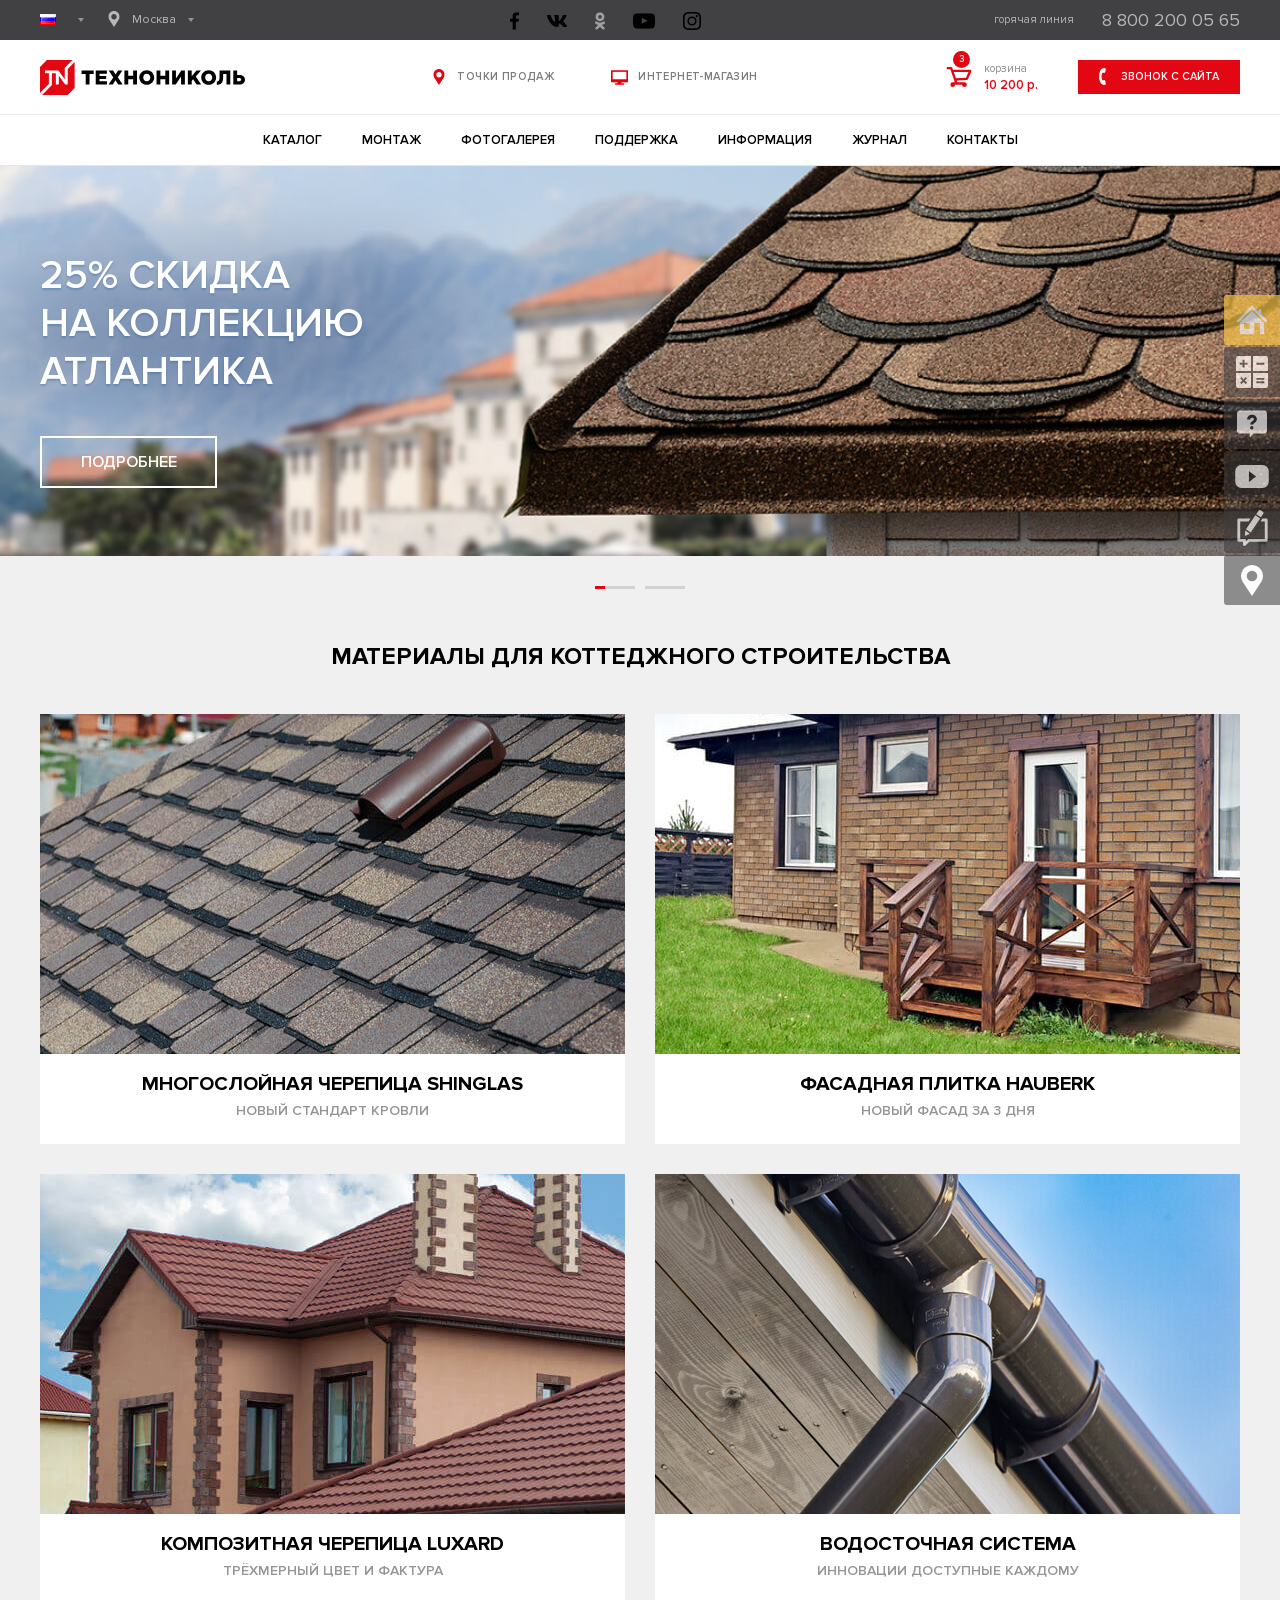
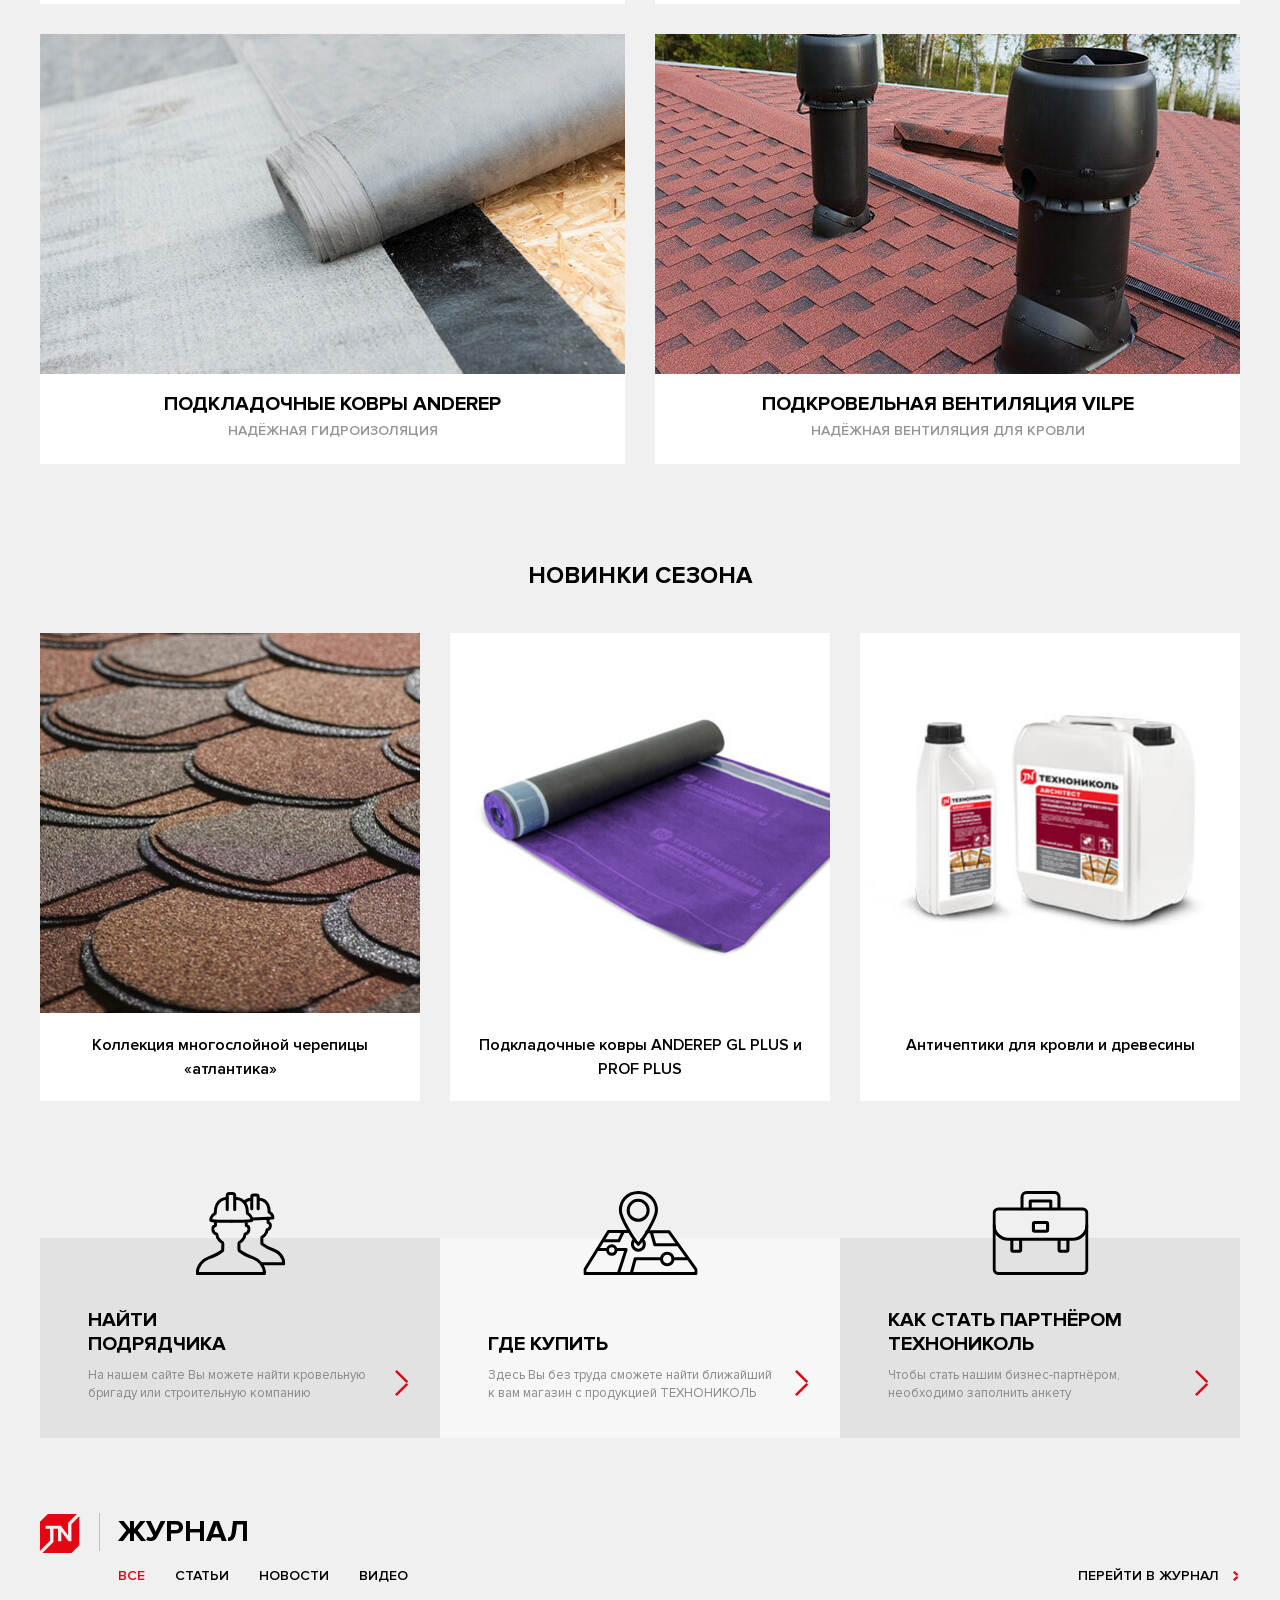
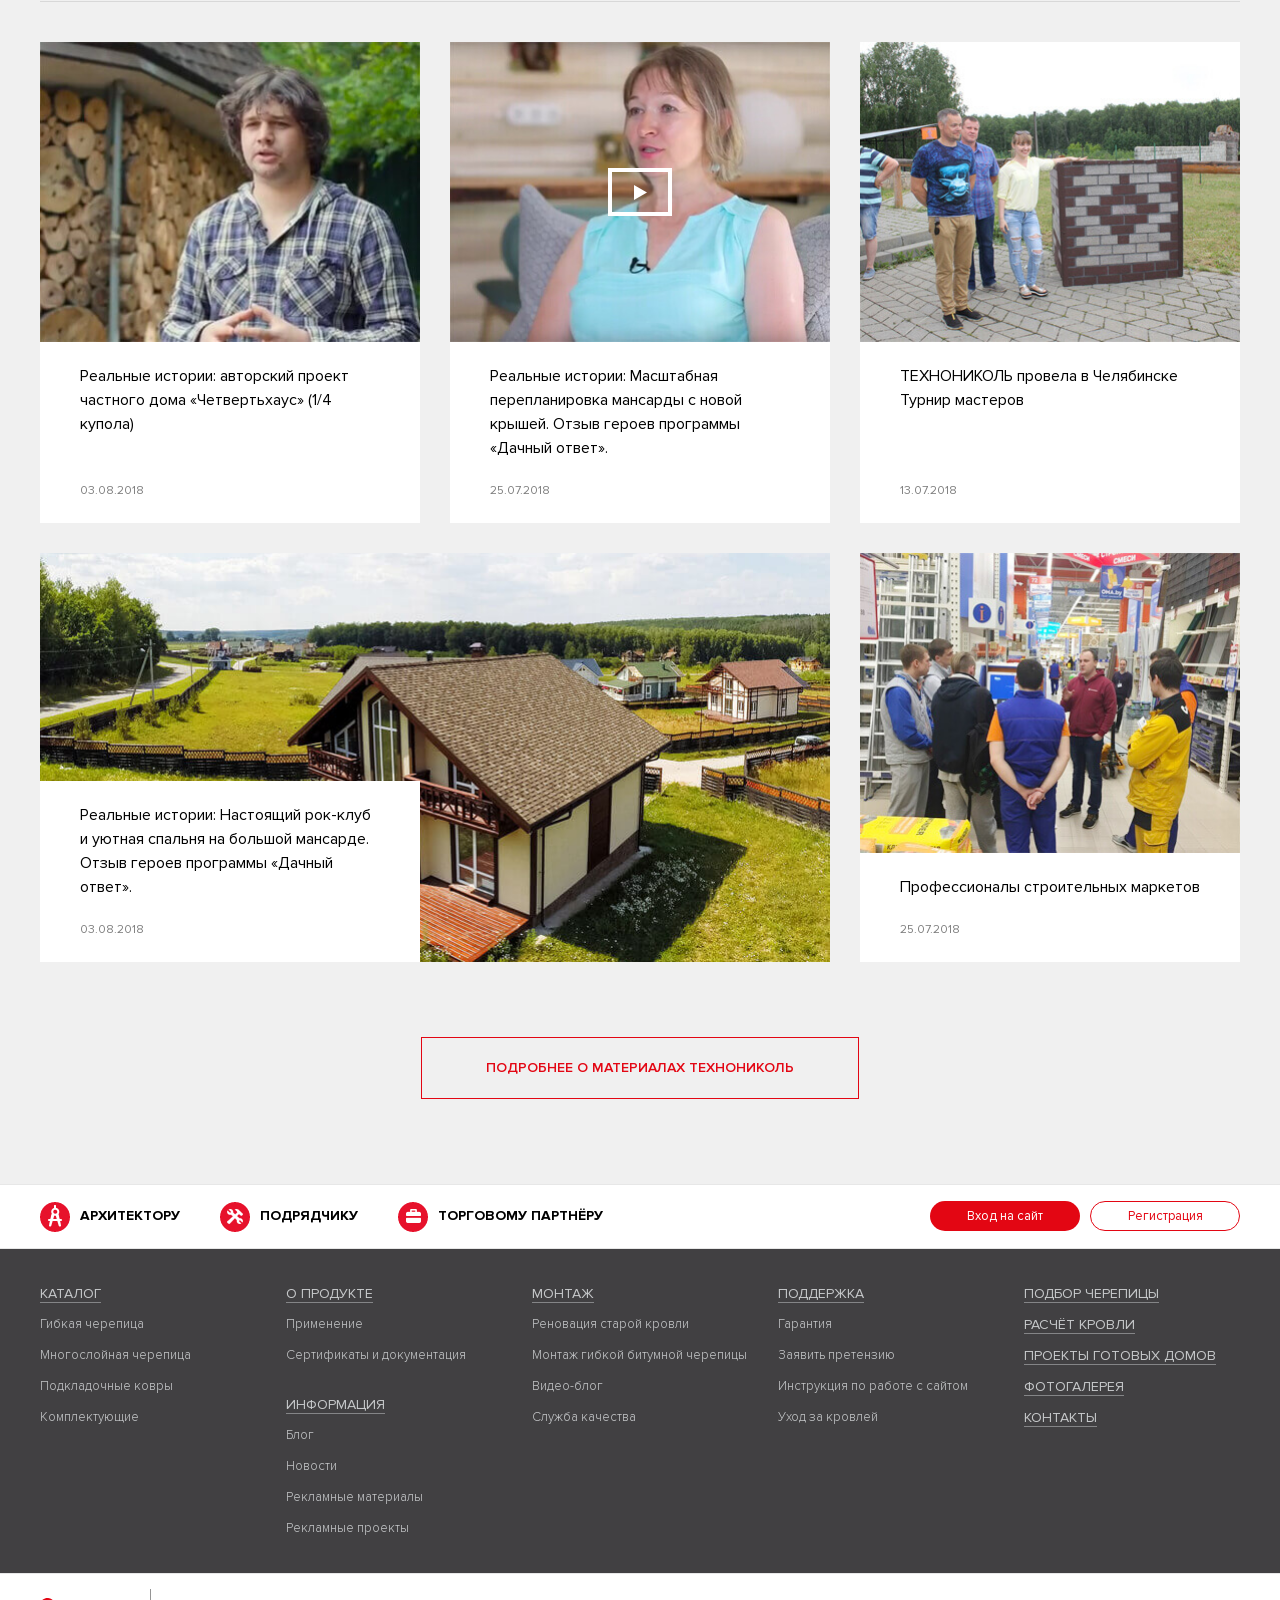
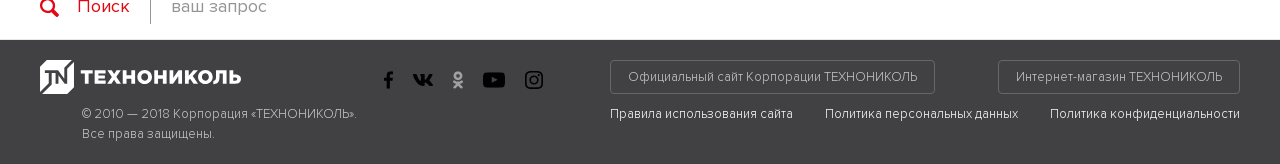
<file: homepage.html>
<!DOCTYPE html>
<html lang="ru">
  <head>
    <meta charset="utf-8">
    <meta name="viewport" content="width=device-width, initial-scale=1, shrink-to-fit=no">
    <meta name="theme-color" content="#000">
    <meta name="format-detection" content="telephone=no">
    <meta http-equiv="X-UA-Compatible" content="IE=Edge">
    <meta name="robots" content="noindex, nofollow">
    <title>Homepage - Technonicol</title>
    <link rel="shortcut icon" href="images/favicon.ico"><link href="http://shinglas.ru/bitrix/js/altasib/editortools/templates/spoiler_template/.default/style.css?14951244731167" type="text/css"  data-template-style="true"  rel="stylesheet" />
<link href="http://shinglas.ru/bitrix/js/altasib/editortools/templates/tabs_template/.default/style.css?14951244732774" type="text/css"  data-template-style="true"  rel="stylesheet" />
<link href="http://shinglas.ru/local/css/style.min.css?1542753164934860" type="text/css"  data-template-style="true"  rel="stylesheet" />
<link href="http://shinglas.ru/local/css/lang/ru.css?150168917556" type="text/css"  data-template-style="true"  rel="stylesheet" />
<link href="http://shinglas.ru/bitrix/js/main/core/css/core.min.css?14951244742854" type="text/css"  data-template-style="true"  rel="stylesheet" />
<link href="http://shinglas.ru/local/bitrix/templates/smartinner/styles.css?1501689175365" type="text/css"  data-template-style="true"  rel="stylesheet" />
    <link rel="stylesheet" href="css/sprites.css">
    <link rel="stylesheet" href="css/normalize.css">
    <link rel="stylesheet" href="css/base.css">
    <link rel="stylesheet" href="css/slick.css">
    <link rel="stylesheet" href="css/fancybox.css">
    <link rel="stylesheet" href="css/autocomplete.css">
    <link rel="stylesheet" href="css/components.css">
    <link rel="stylesheet" href="css/layout.css">
    <link rel="stylesheet" href="css/states.css">
    <link rel="stylesheet" href="css/prod.css">
    <link rel="stylesheet" href="css/read.css">
    <link rel="stylesheet" href="css/comfort.css">
    <link rel="stylesheet" href="css/mounting.css">
    <link rel="stylesheet" href="css/claim.css">
  </head>
  <body class="page-homepage">
    <div class="app">
      <!-- Nav Fixed :: Start-->
      <nav class="nav-fixed js-nav-fixed">
        <button class="nav-fixed__trigger"></button>
        <ul class="nav-fixed__menu">
          <li><a class="nav-fixed__link nav-fixed__link--hightlight" href="#"><span class="nav-fixed__link-icon">
                <svg class="icon-nav-01">
                  <use xlink:href="sprites/sprite.svg#icon-nav-01"></use>
                </svg></span><span class="nav-fixed__link-text">Подбор черепицы</span></a></li>
          <li><a class="nav-fixed__link" href="#"><span class="nav-fixed__link-icon">
                <svg class="icon-nav-02">
                  <use xlink:href="sprites/sprite.svg#icon-nav-02"></use>
                </svg></span><span class="nav-fixed__link-text">...</span></a></li>
          <li><a class="nav-fixed__link" href="#"><span class="nav-fixed__link-icon">
                <svg class="icon-nav-03">
                  <use xlink:href="sprites/sprite.svg#icon-nav-03"></use>
                </svg></span><span class="nav-fixed__link-text">...</span></a></li>
          <li><a class="nav-fixed__link" href="#"><span class="nav-fixed__link-icon">
                <svg class="icon-nav-04">
                  <use xlink:href="sprites/sprite.svg#icon-nav-04"></use>
                </svg></span><span class="nav-fixed__link-text">...</span></a></li>
          <li><a class="nav-fixed__link" href="#"><span class="nav-fixed__link-icon">
                <svg class="icon-nav-05">
                  <use xlink:href="sprites/sprite.svg#icon-nav-05"></use>
                </svg></span><span class="nav-fixed__link-text">...</span></a></li>
          <li><a class="nav-fixed__link" href="#"><span class="nav-fixed__link-icon">
                <svg class="icon-nav-06">
                  <use xlink:href="sprites/sprite.svg#icon-nav-06"></use>
                </svg></span><span class="nav-fixed__link-text">...</span></a></li>
        </ul>
      </nav>
      <!-- Nav :: Fixed :: End-->
      <!-- Header :: Start-->
      <header class="header">
        <div class="header__panel header__panel--top">
          <div class="container-fluid">
            <div class="header__language">
              <button class="header__language-trigger">
                <svg class="icon-language-ru">
                  <use xlink:href="sprites/sprite.svg#icon-language-ru"></use>
                </svg>
              </button>
              <div class="header__language-dropdown">
                <ul class="header__language-menu">
                  <li><a class="header__language-link is-active" href="#">
                      <svg class="icon-language-ru">
                        <use xlink:href="sprites/sprite.svg#icon-language-ru"></use>
                      </svg>Русский</a></li>
                  <li><a class="header__language-link" href="#">
                      <svg class="icon-language-kz">
                        <use xlink:href="sprites/sprite.svg#icon-language-kz"></use>
                      </svg>Қазақ Тілі</a></li>
                  <li><a class="header__language-link" href="#">
                      <svg class="icon-language-ita">
                        <use xlink:href="sprites/sprite.svg#icon-language-ita"></use>
                      </svg>Italiano</a></li>
                  <li><a class="header__language-link" href="#">
                      <svg class="icon-language-hun">
                        <use xlink:href="sprites/sprite.svg#icon-language-hun"></use>
                      </svg>Magyar</a></li>
                  <li><a class="header__language-link" href="#">
                      <svg class="icon-language-est">
                        <use xlink:href="sprites/sprite.svg#icon-language-est"></use>
                      </svg>Eesti Keel</a></li>
                  <li><a class="header__language-link" href="#">
                      <svg class="icon-language-lva">
                        <use xlink:href="sprites/sprite.svg#icon-language-lva"></use>
                      </svg>Latviešu Valoda</a></li>
                  <li><a class="header__language-link" href="#">
                      <svg class="icon-language-ltu">
                        <use xlink:href="sprites/sprite.svg#icon-language-ltu"></use>
                      </svg>Lietùvių Kalbà</a></li>
                  <li><a class="header__language-link" href="#">
                      <svg class="icon-language-ua">
                        <use xlink:href="sprites/sprite.svg#icon-language-ua"></use>
                      </svg>Українська</a></li>
                  <li><a class="header__language-link" href="#">
                      <svg class="icon-language-svn">
                        <use xlink:href="sprites/sprite.svg#icon-language-svn"></use>
                      </svg>Slovenský Jazyk</a></li>
                  <li><a class="header__language-link" href="#">
                      <svg class="icon-language-pol">
                        <use xlink:href="sprites/sprite.svg#icon-language-pol"></use>
                      </svg>Język Polski</a></li>
                  <li><a class="header__language-link" href="#">
                      <svg class="icon-language-tur">
                        <use xlink:href="sprites/sprite.svg#icon-language-tur"></use>
                      </svg>Türkçe</a></li>
                  <li><a class="header__language-link" href="#">
                      <svg class="icon-language-rou">
                        <use xlink:href="sprites/sprite.svg#icon-language-rou"></use>
                      </svg>Limba Română</a></li>
                  <li><a class="header__language-link" href="#">
                      <svg class="icon-language-bgr">
                        <use xlink:href="sprites/sprite.svg#icon-language-bgr"></use>
                      </svg>Български Езык</a></li>
                  <li><a class="header__language-link" href="#">
                      <svg class="icon-language-cze">
                        <use xlink:href="sprites/sprite.svg#icon-language-cze"></use>
                      </svg>Čeština</a></li>
                  <li><a class="header__language-link" href="#">
                      <svg class="icon-language-deu">
                        <use xlink:href="sprites/sprite.svg#icon-language-deu"></use>
                      </svg>Deutsch</a></li>
                  <li><a class="header__language-link" href="#">
                      <svg class="icon-language-eng">
                        <use xlink:href="sprites/sprite.svg#icon-language-eng"></use>
                      </svg>English</a></li>
                </ul>
              </div>
            </div>
            <div class="header__location">
              <button class="header__location-trigger" data-fancybox data-src="#popup-location">
                <svg class="icon-location">
                  <use xlink:href="sprites/sprite.svg#icon-location"></use>
                </svg>Москва
              </button>
            </div>
            <nav class="header__social"><a class="header__social-link" href="#">
                <svg class="icon-social-fb">
                  <use xlink:href="sprites/sprite.svg#icon-social-fb"></use>
                </svg></a><a class="header__social-link" href="#">
                <svg class="icon-social-vk">
                  <use xlink:href="sprites/sprite.svg#icon-social-vk"></use>
                </svg></a><a class="header__social-link" href="#">
                <svg class="icon-social-od">
                  <use xlink:href="sprites/sprite.svg#icon-social-od"></use>
                </svg></a><a class="header__social-link" href="#">
                <svg class="icon-social-yt">
                  <use xlink:href="sprites/sprite.svg#icon-social-yt"></use>
                </svg></a><a class="header__social-link" href="#">
                <svg class="icon-social-im">
                  <use xlink:href="sprites/sprite.svg#icon-social-im"></use>
                </svg></a></nav>
            <p class="header__phone"><small class="header__phone-text">горячая линия</small><a class="header__phone-link" href="tel:88002000565">8 800 200 05 65</a></p>
          </div>
        </div>
        <div class="header__panel header__panel--middle">
          <div class="container-fluid">
            <div class="header__logo"><a href="#"><img src="images/logo.svg" alt="ТЕХНОНИКОЛЬ"></a></div>
            <nav class="header__links"><a class="header__links-item" href="#">
                <svg class="icon-location">
                  <use xlink:href="sprites/sprite.svg#icon-location"></use>
                </svg>точки продаж</a><a class="header__links-item" href="#">
                <svg class="icon-shop">
                  <use xlink:href="sprites/sprite.svg#icon-shop"></use>
                </svg>интернет-магазин</a></nav><a class="header__basket" href="#">
              <figure class="header__basket-icon">
                <svg class="icon-basket">
                  <use xlink:href="sprites/sprite.svg#icon-basket"></use>
                </svg>
                <mark>3</mark>
              </figure>
              <p class="header__basket-price"><small>корзина</small>10 200 р.</p></a>
            <div class="header__call"><a class="btn btn--34 btn--red" href="#">
                <svg class="icon-call">
                  <use xlink:href="sprites/sprite.svg#icon-call"></use>
                </svg>звонок с сайта</a></div>
          </div>
        </div>
        <div class="header__panel header__panel--bottom">
          <div class="container-fluid">
            <nav class="header__nav">
              <button class="header__nav-trigger"><span></span><span></span><span></span></button>
              <div class="header__nav-content">
                <ul class="header__nav-menu">
                  <li><a class="header__nav-link header__nav-link--arrow" href="#">Каталог</a>
                    <div class="header__nav-dropdown"><span class="header__nav-back">
                        <svg class="icon-back">
                          <use xlink:href="sprites/sprite.svg#icon-back"></use>
                        </svg>назад</span>
                      <div class="header__nav-group">
                        <ul class="header__nav-menu">
                          <li><a class="header__nav-link header__nav-link--arrow" href="#">Гибкая черепица</a>
                            <div class="header__nav-dropdown"><span class="header__nav-back">
                                <svg class="icon-back">
                                  <use xlink:href="sprites/sprite.svg#icon-back"></use>
                                </svg>назад</span>
                              <ul class="header__nav-menu">
                                <li><a class="header__nav-link" href="#">Серия Ультра</a>
                                  <ul class="header__nav-menu header__nav-menu--sub">
                                    <li><a class="header__nav-link" href="#">Самба</a></li>
                                    <li><a class="header__nav-link" href="#">Фокстрот</a></li>
                                  </ul>
                                </li>
                                <li><a class="header__nav-link" href="#">Серия Классик</a>
                                  <ul class="header__nav-menu header__nav-menu--sub">
                                    <li><a class="header__nav-link" href="#">Модерн</a></li>
                                    <li><a class="header__nav-link" href="#">Румба</a></li>
                                    <li><a class="header__nav-link" href="#">Кадриль</a></li>
                                    <li><a class="header__nav-link" href="#">Фламенко</a></li>
                                    <li><a class="header__nav-link" href="#">Танго</a></li>
                                  </ul>
                                </li>
                                <li><a class="header__nav-link" href="#">Серия Финская</a>
                                  <ul class="header__nav-menu header__nav-menu--sub">
                                    <li><a class="header__nav-link" href="#">Аккорд</a></li>
                                    <li><a class="header__nav-link" href="#">Соната</a></li>
                                  </ul>
                                </li>
                                <li><a class="header__nav-link" href="#">КОНЬКОВО-КАРНИЗНАЯ ЧЕРЕПИЦА</a></li>
                              </ul>
                            </div>
                          </li>
                        </ul>
                      </div>
                      <div class="header__nav-group">
                        <ul class="header__nav-menu">
                          <li><a class="header__nav-link header__nav-link--arrow" href="#">Многослойная черепица</a>
                            <div class="header__nav-dropdown"><span class="header__nav-back">
                                <svg class="icon-back">
                                  <use xlink:href="sprites/sprite.svg#icon-back"></use>
                                </svg>назад</span>
                              <ul class="header__nav-menu header__nav-menu--sub">
                                <li><a class="header__nav-link" href="#">Атлантика</a></li>
                                <li><a class="header__nav-link" href="#">Континент</a></li>
                                <li><a class="header__nav-link" href="#">Вестерн</a></li>
                                <li><a class="header__nav-link" href="#">Джаз</a></li>
                                <li><a class="header__nav-link" href="#">Кантри</a></li>
                                <li><a class="header__nav-link" href="#">Ранчо</a></li>
                              </ul>
                            </div>
                          </li>
                        </ul>
                      </div>
                      <div class="header__nav-group">
                        <ul class="header__nav-menu">
                          <li><a class="header__nav-link" href="#">Комплектующие для кровли</a>
                            <div class="header__nav-dropdown"><span class="header__nav-back">
                                <svg class="icon-back">
                                  <use xlink:href="sprites/sprite.svg#icon-back"></use>
                                </svg>назад</span>
                              <ul class="header__nav-menu header__nav-menu--sub">
                                <li><a class="header__nav-link" href="#">Планки и гвозди</a></li>
                                <li><a class="header__nav-link" href="#">Снегодержатели</a></li>
                                <li><a class="header__nav-link" href="#">Строительная химия</a></li>
                                <li><a class="header__nav-link" href="#">Планки и гвозди</a></li>
                                <li><a class="header__nav-link" href="#">Снегодержатели</a></li>
                              </ul>
                            </div>
                          </li>
                        </ul>
                      </div>
                      <div class="header__nav-group">
                        <ul class="header__nav-menu">
                          <li><a class="header__nav-link" href="#">Фасадная плитка</a></li>
                          <li><a class="header__nav-link" href="#">Водосточная система</a></li>
                          <li><a class="header__nav-link" href="#">Пластиковая вентиляция</a></li>
                          <li><a class="header__nav-link" href="#">Пневмоинструмент</a></li>
                        </ul>
                      </div>
                    </div>
                  </li>
                  <li><a class="header__nav-link header__nav-link--arrow" href="#">Монтаж</a>
                    <div class="header__nav-dropdown"><span class="header__nav-back">
                        <svg class="icon-back">
                          <use xlink:href="sprites/sprite.svg#icon-back"></use>
                        </svg>назад</span>
                      <ul class="header__nav-menu">
                        <li><a class="header__nav-link" href="#">Гибкая черепица</a></li>
                        <li><a class="header__nav-link" href="#">Многослойная черепица</a></li>
                        <li><a class="header__nav-link" href="#">Фасадная плитка</a></li>
                        <li><a class="header__nav-link" href="#">Водосточная система</a></li>
                      </ul>
                    </div>
                  </li>
                  <li><a class="header__nav-link" href="#">Фотогалерея</a></li>
                  <li><a class="header__nav-link" href="#">Поддержка</a></li>
                  <li><a class="header__nav-link" href="#">Информация</a></li>
                  <li><a class="header__nav-link" href="#">Журнал</a></li>
                  <li><a class="header__nav-link" href="#">Контакты</a></li>
                </ul>
                <!-- For mobile only < 768px-->
                <div class="is-md-hidden">
                  <div class="header__nav-panel header__nav-panel--white">
                    <nav class="header__links"><a class="header__links-item" href="#">
                        <svg class="icon-location">
                          <use xlink:href="sprites/sprite.svg#icon-location"></use>
                        </svg>точки продаж</a><a class="header__links-item" href="#">
                        <svg class="icon-shop">
                          <use xlink:href="sprites/sprite.svg#icon-shop"></use>
                        </svg>интернет-магазин</a></nav><a class="header__basket" href="#">
                      <figure class="header__basket-icon">
                        <svg class="icon-basket">
                          <use xlink:href="sprites/sprite.svg#icon-basket"></use>
                        </svg>
                        <mark>3</mark>
                      </figure>
                      <p class="header__basket-price"><small>корзина</small>10 200 р.</p></a>
                    <div class="header__call"><a class="btn btn--34 btn--red" href="#">
                        <svg class="icon-call">
                          <use xlink:href="sprites/sprite.svg#icon-call"></use>
                        </svg>звонок с сайта</a></div>
                  </div>
                  <div class="header__nav-panel header__nav-panel--dark">
                    <div class="header__language">
                      <button class="header__language-trigger">
                        <svg class="icon-language-ru">
                          <use xlink:href="sprites/sprite.svg#icon-language-ru"></use>
                        </svg>Русский
                      </button>
                      <div class="header__language-dropdown">
                        <ul class="header__language-menu">
                          <li><a class="header__language-link is-active" href="#">
                              <svg class="icon-language-ru">
                                <use xlink:href="sprites/sprite.svg#icon-language-ru"></use>
                              </svg>Русский</a></li>
                          <li><a class="header__language-link" href="#">
                              <svg class="icon-language-kz">
                                <use xlink:href="sprites/sprite.svg#icon-language-kz"></use>
                              </svg>Қазақ Тілі</a></li>
                          <li><a class="header__language-link" href="#">
                              <svg class="icon-language-ita">
                                <use xlink:href="sprites/sprite.svg#icon-language-ita"></use>
                              </svg>Italiano</a></li>
                          <li><a class="header__language-link" href="#">
                              <svg class="icon-language-hun">
                                <use xlink:href="sprites/sprite.svg#icon-language-hun"></use>
                              </svg>Magyar</a></li>
                          <li><a class="header__language-link" href="#">
                              <svg class="icon-language-est">
                                <use xlink:href="sprites/sprite.svg#icon-language-est"></use>
                              </svg>Eesti Keel</a></li>
                          <li><a class="header__language-link" href="#">
                              <svg class="icon-language-lva">
                                <use xlink:href="sprites/sprite.svg#icon-language-lva"></use>
                              </svg>Latviešu Valoda</a></li>
                          <li><a class="header__language-link" href="#">
                              <svg class="icon-language-ltu">
                                <use xlink:href="sprites/sprite.svg#icon-language-ltu"></use>
                              </svg>Lietùvių Kalbà</a></li>
                          <li><a class="header__language-link" href="#">
                              <svg class="icon-language-ua">
                                <use xlink:href="sprites/sprite.svg#icon-language-ua"></use>
                              </svg>Українська</a></li>
                          <li><a class="header__language-link" href="#">
                              <svg class="icon-language-svn">
                                <use xlink:href="sprites/sprite.svg#icon-language-svn"></use>
                              </svg>Slovenský Jazyk</a></li>
                          <li><a class="header__language-link" href="#">
                              <svg class="icon-language-pol">
                                <use xlink:href="sprites/sprite.svg#icon-language-pol"></use>
                              </svg>Język Polski</a></li>
                          <li><a class="header__language-link" href="#">
                              <svg class="icon-language-tur">
                                <use xlink:href="sprites/sprite.svg#icon-language-tur"></use>
                              </svg>Türkçe</a></li>
                          <li><a class="header__language-link" href="#">
                              <svg class="icon-language-rou">
                                <use xlink:href="sprites/sprite.svg#icon-language-rou"></use>
                              </svg>Limba Română</a></li>
                          <li><a class="header__language-link" href="#">
                              <svg class="icon-language-bgr">
                                <use xlink:href="sprites/sprite.svg#icon-language-bgr"></use>
                              </svg>Български Езык</a></li>
                          <li><a class="header__language-link" href="#">
                              <svg class="icon-language-cze">
                                <use xlink:href="sprites/sprite.svg#icon-language-cze"></use>
                              </svg>Čeština</a></li>
                          <li><a class="header__language-link" href="#">
                              <svg class="icon-language-deu">
                                <use xlink:href="sprites/sprite.svg#icon-language-deu"></use>
                              </svg>Deutsch</a></li>
                          <li><a class="header__language-link" href="#">
                              <svg class="icon-language-eng">
                                <use xlink:href="sprites/sprite.svg#icon-language-eng"></use>
                              </svg>English</a></li>
                        </ul>
                      </div>
                    </div>
                    <div class="header__location">
                      <button class="header__location-trigger" data-fancybox data-src="#popup-location">
                        <svg class="icon-location">
                          <use xlink:href="sprites/sprite.svg#icon-location"></use>
                        </svg>Москва
                      </button>
                    </div>
                    <nav class="header__social"><a class="header__social-link" href="#">
                        <svg class="icon-social-fb">
                          <use xlink:href="sprites/sprite.svg#icon-social-fb"></use>
                        </svg></a><a class="header__social-link" href="#">
                        <svg class="icon-social-vk">
                          <use xlink:href="sprites/sprite.svg#icon-social-vk"></use>
                        </svg></a><a class="header__social-link" href="#">
                        <svg class="icon-social-od">
                          <use xlink:href="sprites/sprite.svg#icon-social-od"></use>
                        </svg></a><a class="header__social-link" href="#">
                        <svg class="icon-social-yt">
                          <use xlink:href="sprites/sprite.svg#icon-social-yt"></use>
                        </svg></a><a class="header__social-link" href="#">
                        <svg class="icon-social-im">
                          <use xlink:href="sprites/sprite.svg#icon-social-im"></use>
                        </svg></a></nav>
                    <p class="header__phone"><small class="header__phone-text">горячая линия</small><a class="header__phone-link" href="tel:88002000565">8 800 200 05 65</a></p>
                  </div>
                </div>
              </div>
            </nav>
          </div>
        </div>
      </header>
      <!-- Header :: End-->
      <!-- Main :: Start-->
      <main class="main">
        <!-- Hero :: Start-->
        <div class="hero">
          <div class="hero__slides js-slick-hero">
            <div class="hero__item">
              <div class="container-fluid">
                <figure class="hero__item-image"><img src="images/img-hero-01.jpg" alt=""></figure>
                <div class="hero__item-desc"><strong class="hero__item-title">25% скидка <br>на коллекцию <br>атлантика</strong><a class="hero__item-btn" href="#">подробнее</a></div>
              </div>
            </div>
            <div class="hero__item">
              <div class="container-fluid">
                <figure class="hero__item-image"><img src="images/img-hero-02.jpg" alt=""></figure>
                <div class="hero__item-desc"><strong class="hero__item-title">Атлантика</strong>
                  <p class="hero__item-text">Коллекция трёхслойной черепицы.<br>Новинка 2018 года.</p><a class="hero__item-btn" href="#">Узнать подробности</a>
                </div>
              </div>
            </div>
          </div>
        </div>
        <!-- Hero :: End -->
        <!-- Catalog :: Start-->
        <div class="catalog">
          <div class="container-fluid">
            <h2 class="catalog__heading">материалы для коттеджного строительства</h2>
            <div class="catalog__slides js-slick-catalog">
              <div class="catalog__slides-item"><a class="catalog__item" href="#">
                  <figure class="catalog__item-image"><img src="images/img-catalog-01.jpg" alt=""></figure>
                  <div class="catalog__item-desc">
                    <h3 class="catalog__item-title">многослойная черепица shinglas</h3>
                    <p class="catalog__item-text">новый стандарт кровли</p>
                  </div></a></div>
              <div class="catalog__slides-item"><a class="catalog__item" href="#">
                  <figure class="catalog__item-image"><img src="images/img-catalog-02.jpg" alt=""></figure>
                  <div class="catalog__item-desc">
                    <h3 class="catalog__item-title">фасадная плитка hauberk</h3>
                    <p class="catalog__item-text">новый фасад за 3 дня</p>
                  </div></a></div>
              <div class="catalog__slides-item"><a class="catalog__item" href="#">
                  <figure class="catalog__item-image"><img src="images/img-catalog-03.jpg" alt=""></figure>
                  <div class="catalog__item-desc">
                    <h3 class="catalog__item-title">композитная черепица Luxard</h3>
                    <p class="catalog__item-text">трёхмерный цвет и фактура</p>
                  </div></a></div>
              <div class="catalog__slides-item"><a class="catalog__item" href="#">
                  <figure class="catalog__item-image"><img src="images/img-catalog-04.jpg" alt=""></figure>
                  <div class="catalog__item-desc">
                    <h3 class="catalog__item-title">водосточная система</h3>
                    <p class="catalog__item-text">инновации доступные каждому</p>
                  </div></a></div>
              <div class="catalog__slides-item"><a class="catalog__item" href="#">
                  <figure class="catalog__item-image"><img src="images/img-catalog-05.jpg" alt=""></figure>
                  <div class="catalog__item-desc">
                    <h3 class="catalog__item-title">подкладочные ковры anderep</h3>
                    <p class="catalog__item-text">надёжная гидроизоляция</p>
                  </div></a></div>
              <div class="catalog__slides-item"><a class="catalog__item" href="#">
                  <figure class="catalog__item-image"><img src="images/img-catalog-06.jpg" alt=""></figure>
                  <div class="catalog__item-desc">
                    <h3 class="catalog__item-title">Подкровельная вентиляция vilpe</h3>
                    <p class="catalog__item-text">надёжная вентиляция для кровли</p>
                  </div></a></div>
            </div>
          </div>
        </div>
        <!-- Catalog :: End-->
        <!-- Products :: Start-->
        <div class="products">
          <div class="container-fluid">
            <h2 class="products__heading">новинки сезона</h2>
            <div class="products__slides js-slick-products">
              <div class="products__slides-item">
                <div class="products__item">
                  <figure class="products__item-image"><a href="#"><img src="images/img-products-01.jpg" alt=""></a></figure>
                  <div class="products__item-desc">
                    <h3 class="products__item-title">Коллекция многослойной черепицы «атлантика»</h3>
                    <div class="products__item-control"><a class="btn btn--dark-empty" href="#">узнать больше</a><a class="btn btn--red-empty" href="#">купить онлайн</a></div>
                  </div>
                </div>
              </div>
              <div class="products__slides-item">
                <div class="products__item">
                  <figure class="products__item-image"><a href="#"><img src="images/img-products-02.jpg" alt=""></a></figure>
                  <div class="products__item-desc">
                    <h3 class="products__item-title">Подкладочные ковры ANDEREP GL PLUS и PROF PLUS</h3>
                    <div class="products__item-control"><a class="btn btn--dark-empty" href="#">узнать больше</a><a class="btn btn--red-empty" href="#">купить онлайн</a></div>
                  </div>
                </div>
              </div>
              <div class="products__slides-item">
                <div class="products__item">
                  <figure class="products__item-image"><a href="#"><img src="images/img-products-03.jpg" alt=""></a></figure>
                  <div class="products__item-desc">
                    <h3 class="products__item-title">Античептики для кровли и древесины</h3>
                    <div class="products__item-control"><a class="btn btn--dark-empty" href="#">узнать больше</a><a class="btn btn--red-empty" href="#">купить онлайн</a></div>
                  </div>
                </div>
              </div>
            </div>
          </div>
        </div>
        <!-- Products :: End-->
        <!-- Info :: Start-->
        <div class="info">
          <div class="container-fluid">
            <div class="info__slides js-slick-info">
              <div class="info__slides-item"><a class="info__item" href="#">
                  <figure class="info__item-icon">
                    <svg class="icon-info-01">
                      <use xlink:href="sprites/sprite.svg#icon-info-01"></use>
                    </svg>
                  </figure>
                  <h3 class="info__item-title">найти <br>подрядчика</h3>
                  <p class="info__item-text">На нашем сайте Вы можете найти кровельную бригаду или строительную компанию</p>
                  <svg class="icon-info-arrow">
                    <use xlink:href="sprites/sprite.svg#icon-info-arrow"></use>
                  </svg></a></div>
              <div class="info__slides-item"><a class="info__item" href="#">
                  <figure class="info__item-icon">
                    <svg class="icon-info-02">
                      <use xlink:href="sprites/sprite.svg#icon-info-02"></use>
                    </svg>
                  </figure>
                  <h3 class="info__item-title">где купить</h3>
                  <p class="info__item-text">Здесь Вы без труда сможете найти ближайший к вам магазин с продукцией ТЕХНОНИКОЛЬ</p>
                  <svg class="icon-info-arrow">
                    <use xlink:href="sprites/sprite.svg#icon-info-arrow"></use>
                  </svg></a></div>
              <div class="info__slides-item"><a class="info__item" href="#">
                  <figure class="info__item-icon">
                    <svg class="icon-info-03">
                      <use xlink:href="sprites/sprite.svg#icon-info-03"></use>
                    </svg>
                  </figure>
                  <h3 class="info__item-title">Как стать партнёром технониколь</h3>
                  <p class="info__item-text">Чтобы стать нашим бизнес-партнёром, необходимо заполнить анкету</p>
                  <svg class="icon-info-arrow">
                    <use xlink:href="sprites/sprite.svg#icon-info-arrow"></use>
                  </svg></a></div>
            </div>
          </div>
        </div>
        <!-- Info :: End-->
        <!-- Media :: Start-->
        <div class="media">
          <div class="container-fluid">
            <h2 class="media__heading"><span class="media__heading-image"><img src="images/logo-small.svg" alt=""></span><span class="media__heading-text">журнал</span></h2>
            <nav class="media__nav">
              <ul class="media__nav-menu">
                <li>
                  <button class="media__nav-link is-active" data-type-btn="*">все</button>
                </li>
                <li>
                  <button class="media__nav-link" data-type-btn="articles">Статьи  </button>
                </li>
                <li>
                  <button class="media__nav-link" data-type-btn="news">Новости</button>
                </li>
                <li>
                  <button class="media__nav-link" data-type-btn="videos">Видео</button>
                </li>
              </ul><a class="media__nav-link" href="#">перейти в журнал
                <svg class="icon-arrow-right">
                  <use xlink:href="sprites/sprite.svg#icon-arrow-right"></use>
                </svg></a>
            </nav>
            <div class="media__grid">
              <div class="row">
                <div class="col-sm-6 col-lg-4" data-type="articles"><a class="media__item" href="#">
                    <figure class="media__item-image"><img src="images/img-media-01.jpg" alt=""></figure>
                    <div class="media__item-desc">
                      <h3 class="media__item-title">Реальные истории: авторский проект частного дома «Четвертьхаус» (1/4 купола)</h3><span class="media__item-date">03.08.2018</span>
                    </div></a></div>
                <div class="col-sm-6 col-lg-4" data-type="videos"><a class="media__item" href="https://www.youtube.com/watch?v=_sI_Ps7JSEk" data-fancybox>
                    <figure class="media__item-image"><img src="images/img-media-02.jpg" alt="">
                      <svg class="icon-video">
                        <use xlink:href="sprites/sprite.svg#icon-video"></use>
                      </svg>
                    </figure>
                    <div class="media__item-desc">
                      <h3 class="media__item-title">Реальные истории: Масштабная перепланировка мансарды с новой крышей. Отзыв героев программы «Дачный ответ».</h3><span class="media__item-date">25.07.2018</span>
                    </div></a></div>
                <div class="col-sm-6 col-lg-4" data-type="news"><a class="media__item" href="#">
                    <figure class="media__item-image"><img src="images/img-media-03.jpg" alt=""></figure>
                    <div class="media__item-desc">
                      <h3 class="media__item-title">ТЕХНОНИКОЛЬ провела в Челябинске Турнир мастеров</h3><span class="media__item-date">13.07.2018</span>
                    </div></a></div>
                <div class="col-sm-6 col-lg-8" data-type="news"><a class="media__item media__item--large" href="#">
                    <figure class="media__item-image"><img src="images/img-media-04.jpg" alt=""></figure>
                    <div class="media__item-desc">
                      <h3 class="media__item-title">Реальные истории: Настоящий рок-клуб и уютная спальня на большой мансарде. Отзыв героев программы «Дачный ответ». </h3><span class="media__item-date">03.08.2018</span>
                    </div></a></div>
                <div class="col-sm-6 col-lg-4" data-type="articles"><a class="media__item" href="#">
                    <figure class="media__item-image"><img src="images/img-media-05.jpg" alt=""></figure>
                    <div class="media__item-desc">
                      <h3 class="media__item-title">Профессионалы строительных маркетов</h3><span class="media__item-date">25.07.2018</span>
                    </div></a></div>
              </div>
            </div>
            <div class="media__control"><a class="btn btn--62 btn--red-empty is-md-hidden" href="#">смотреть ещё</a><a class="btn btn--62 btn--red-empty" href="#">подробнее о материалах технониколь</a></div>
          </div>
        </div>
        <!-- Media :: End-->
      </main>
      <!-- Main :: End-->
      <!-- Footer :: Start-->
      <footer class="footer">
        <div class="footer__panel footer__panel--white">
          <div class="container-fluid">
            <div class="footer__partners">
              <button class="footer__partners-btn">партнёрам
                <svg class="icon-arrow-down">
                  <use xlink:href="sprites/sprite.svg#icon-arrow-down"></use>
                </svg>
              </button>
              <div class="footer__partners-dropdown">
                <ul class="footer__partners-menu">
                  <li><a class="footer__partners-link" href="#">
                      <svg class="icon-partners-01">
                        <use xlink:href="sprites/sprite.svg#icon-partners-01"></use>
                      </svg>архитектору</a></li>
                  <li><a class="footer__partners-link" href="#">
                      <svg class="icon-partners-02">
                        <use xlink:href="sprites/sprite.svg#icon-partners-02"></use>
                      </svg>подрядчику</a></li>
                  <li><a class="footer__partners-link" href="#">
                      <svg class="icon-partners-03">
                        <use xlink:href="sprites/sprite.svg#icon-partners-03"></use>
                      </svg>торговому партнёру</a></li>
                </ul>
                <div class="footer__partners-control"><a class="btn btn--rounded btn--30 btn--red" href="#">Вход на сайт</a><a class="btn btn--rounded btn--30 btn--red-empty" href="#">Регистрация</a></div>
              </div>
            </div>
          </div>
        </div>
        <div class="footer__panel footer__panel--dark">
          <div class="container-fluid">
            <nav class="footer__nav">
              <div class="row">
                <div class="col-md">
                  <div class="footer__nav-group"><span class="footer__nav-title"><a class="footer__nav-link" href="#">Каталог</a></span>
                    <ul class="footer__nav-menu">
                      <li><a class="footer__nav-link" href="#">Гибкая черепица</a></li>
                      <li><a class="footer__nav-link" href="#">Многослойная черепица</a></li>
                      <li><a class="footer__nav-link" href="#">Подкладочные ковры</a></li>
                      <li><a class="footer__nav-link" href="#">Комплектующие</a></li>
                    </ul>
                  </div>
                </div>
                <div class="col-md">
                  <div class="footer__nav-group"><span class="footer__nav-title"><a class="footer__nav-link" href="#">о продукте</a></span>
                    <ul class="footer__nav-menu">
                      <li><a class="footer__nav-link" href="#">Применение</a></li>
                      <li><a class="footer__nav-link" href="#">Сертификаты и документация</a></li>
                    </ul>
                  </div>
                  <div class="footer__nav-group"><span class="footer__nav-title"><a class="footer__nav-link" href="#">информация</a></span>
                    <ul class="footer__nav-menu">
                      <li><a class="footer__nav-link" href="#">Блог</a></li>
                      <li><a class="footer__nav-link" href="#">Новости</a></li>
                      <li><a class="footer__nav-link" href="#">Рекламные материалы</a></li>
                      <li><a class="footer__nav-link" href="#">Рекламные проекты</a></li>
                    </ul>
                  </div>
                </div>
                <div class="col-md">
                  <div class="footer__nav-group"><span class="footer__nav-title"><a class="footer__nav-link" href="#">монтаж</a></span>
                    <ul class="footer__nav-menu">
                      <li><a class="footer__nav-link" href="#">Реновация старой кровли</a></li>
                      <li><a class="footer__nav-link" href="#">Монтаж гибкой битумной черепицы</a></li>
                      <li><a class="footer__nav-link" href="#">Видео-блог</a></li>
                      <li><a class="footer__nav-link" href="#">Служба качества</a></li>
                    </ul>
                  </div>
                </div>
                <div class="col-md">
                  <div class="footer__nav-group"><span class="footer__nav-title"><a class="footer__nav-link" href="#">поддержка</a></span>
                    <ul class="footer__nav-menu">
                      <li><a class="footer__nav-link" href="#">Гарантия</a></li>
                      <li><a class="footer__nav-link" href="#">Заявить претензию</a></li>
                      <li><a class="footer__nav-link" href="#">Инструкция по работе с сайтом</a></li>
                      <li><a class="footer__nav-link" href="#">Уход за кровлей</a></li>
                    </ul>
                  </div>
                </div>
                <div class="col-md">
                  <div class="footer__nav-group"><span class="footer__nav-title"><a class="footer__nav-link" href="#">подбор черепицы</a></span><span class="footer__nav-title"><a class="footer__nav-link" href="#">Расчёт кровли</a></span><span class="footer__nav-title"><a class="footer__nav-link" href="#">проекты готовых домов</a></span><span class="footer__nav-title"><a class="footer__nav-link" href="#">фотогалерея</a></span><span class="footer__nav-title"><a class="footer__nav-link" href="#">контакты</a></span></div>
                </div>
              </div>
            </nav>
          </div>
        </div>
        <div class="footer__panel footer__panel--white">
          <div class="container-fluid">
            <div class="footer__search">
              <form action="#">
                <div class="footer__search-field">
                  <button class="footer__search-btn">
                    <svg class="icon-search">
                      <use xlink:href="sprites/sprite.svg#icon-search"></use>
                    </svg>Поиск
                  </button>
                  <input class="footer__search-input" type="search" placeholder="ваш запрос">
                </div>
              </form>
            </div>
          </div>
        </div>
        <div class="footer__panel footer__panel--dark">
          <div class="container-fluid">
            <div class="row">
              <div class="col-xl-auto order-xl-2">
                <nav class="footer__social"><a class="footer__social-link" href="#">
                    <svg class="icon-social-fb">
                      <use xlink:href="sprites/sprite.svg#icon-social-fb"></use>
                    </svg></a><a class="footer__social-link" href="#">
                    <svg class="icon-social-vk">
                      <use xlink:href="sprites/sprite.svg#icon-social-vk"></use>
                    </svg></a><a class="footer__social-link" href="#">
                    <svg class="icon-social-od">
                      <use xlink:href="sprites/sprite.svg#icon-social-od"></use>
                    </svg></a><a class="footer__social-link" href="#">
                    <svg class="icon-social-yt">
                      <use xlink:href="sprites/sprite.svg#icon-social-yt"></use>
                    </svg></a><a class="footer__social-link" href="#">
                    <svg class="icon-social-im">
                      <use xlink:href="sprites/sprite.svg#icon-social-im"></use>
                    </svg></a></nav>
              </div>
              <div class="col-xl-auto order-xl-3">
                <nav class="footer__info">
                  <div class="footer__info-group"><a class="footer__info-btn" href="#">Официальный сайт Корпорации ТЕХНОНИКОЛЬ</a><a class="footer__info-btn" href="#">Интернет-магазин ТЕХНОНИКОЛЬ</a></div>
                  <div class="footer__info-group"><a class="footer__info-link" href="#">Правила использования сайта </a><a class="footer__info-link" href="#">Политика персональных данных</a><a class="footer__info-link" href="#">Политика конфиденциальности</a></div>
                </nav>
              </div>
              <div class="col-xl-3 order-xl-1">
                <div class="footer__logo"><a href="#"><img src="images/logo-white.svg" alt="ТЕХНОНИКОЛЬ"></a></div>
                <p class="footer__copyright">© 2010 — 2018 Корпорация «ТЕХНОНИКОЛЬ». Все права защищены.</p>
              </div>
            </div>
          </div>
        </div>
      </footer>
      <!-- Footer :: End-->
      <!-- Popups :: Start-->
      <div class="popup" style="display: none;" id="popup-location">
        <div class="location">
          <button class="location__close" data-fancybox-close>
            <svg class="icon-close">
              <use xlink:href="sprites/sprite.svg#icon-close"></use>
            </svg>
          </button><span class="location__heading">
            <svg class="icon-location">
              <use xlink:href="sprites/sprite.svg#icon-location"></use>
            </svg>Выберите ваше местоположение</span>
          <ul class="location__cities">
            <li><a class="location__cities-link" href="#">Москва</a></li>
            <li><a class="location__cities-link" href="#">Сочи</a></li>
            <li><a class="location__cities-link" href="#">Пермь</a></li>
            <li><a class="location__cities-link" href="#">Тула</a></li>
            <li><a class="location__cities-link" href="#">Барнаул</a></li>
            <li><a class="location__cities-link" href="#">Самара</a></li>
            <li><a class="location__cities-link" href="#">Владивосток</a></li>
            <li><a class="location__cities-link" href="#">Тюмень</a></li>
            <li><a class="location__cities-link" href="#">Уфа</a></li>
            <li><a class="location__cities-link" href="#">Курган</a></li>
            <li><a class="location__cities-link" href="#">Ростов-на-Дону</a></li>
            <li><a class="location__cities-link" href="#">Сургут</a></li>
            <li><a class="location__cities-link" href="#">Волгоград</a></li>
            <li><a class="location__cities-link" href="#">Санкт-Петербург</a></li>
            <li><a class="location__cities-link" href="#">Рязань</a></li>
            <li><a class="location__cities-link" href="#">Хабаровск</a></li>
            <li><a class="location__cities-link" href="#">Нижний Новгород</a></li>
            <li><a class="location__cities-link" href="#">Новосибирск</a></li>
            <li><a class="location__cities-link" href="#">Екатеринбург</a></li>
            <li><a class="location__cities-link" href="#">Челябинск</a></li>
            <li><a class="location__cities-link" href="#">Краснодар</a></li>
            <li><a class="location__cities-link" href="#">Омск</a></li>
            <li><a class="location__cities-link" href="#">Казань</a></li>
            <li><a class="location__cities-link" href="#">Ярославль</a></li>
          </ul>
          <div class="location__form">
            <form action="#">
              <label class="location__label">Не нашли свой город в списке — воспользуйтесь поиском:</label>
              <div class="location__field">
                <button class="location__btn">
                  <svg class="icon-search">
                    <use xlink:href="sprites/sprite.svg#icon-search"></use>
                  </svg>
                </button>
                <input class="location__input js-autocomplete" type="text" placeholder="Введите название города, региона или страны">
              </div>
              <div class="location__control">
                <p class="location__choice">Ваше местоположение:<b>Москва</b></p>
                <button class="btn btn--50 btn--red">подтвердить</button>
              </div>
            </form>
          </div>
        </div>
      </div>
      <!-- Popups :: End-->
    </div>
    <!-- Scripts :: Start--><script type="text/javascript">var APP = {"locationData":{"LOCATIONS_CODES":{"COUNTRY":"russia","GIPER_REGION":"russia_centr","REGION":"russia_centr:moscow_region","CITY":"moscow"},"CURRENCY":{"CURRENCY":"RUB","FORMAT_STRING":"#<span class=\"rub\"><\/span>","DEC_POINT":".","THOUSANDS_SEP":"","DECIMALS":"0","HIDE_ZERO":"Y","FORMAT_DEBRIS":["","<span class=\"rub\"><\/span>"]}},"DEVICE":{"mobile":false,"tablet":false},"xLocMessages":{"COLOR_NOTACCESS":"\u0414\u0430\u043d\u043d\u044b\u0439 \u0446\u0432\u0435\u0442 \u043d\u0435\u0434\u043e\u0441\u0442\u0443\u043f\u0435\u043d \u0432 \u0432\u044b\u0431\u0440\u0430\u043d\u043d\u043e\u0439 \u043d\u0430\u0440\u0435\u0437\u043a\u0435","FACTORY":"\u0417\u0430\u0432\u043e\u0434","TILES_KIND":"\u0412\u0438\u0434 \u0447\u0435\u0440\u0435\u043f\u0438\u0446\u044b","TILES_SERIES":"\u0421\u0435\u0440\u0438\u044f","TILES_COLLECTION":"\u041a\u043e\u043b\u043b\u0435\u043a\u0446\u0438\u044f","TILES_COLOR":"\u0426\u0432\u0435\u0442","FACE_COLOR":"\u0426\u0432\u0435\u0442","FACE_TYPE":"\u0422\u0438\u043f","DRAINS":"\u0412\u043e\u0434\u043e\u0441\u0442\u043e\u043a\u0438","VENTING":"\u0412\u0435\u043d\u0442\u0438\u043b\u044f\u0446\u0438\u044f","WINDOWS":"\u041e\u043a\u043d\u0430","ASSIST_TILES_IMAGE_NAME":"\u041f\u043e\u0434\u0431\u043e\u0440 \u0446\u0432\u0435\u0442\u0430 \u0447\u0435\u0440\u0435\u043f\u0438\u0446\u044b","WARRANTY_SUCCESS_TITLE":"\u0417\u0430\u044f\u0432\u043a\u0430 \u043e\u0442\u043f\u0440\u0430\u0432\u043b\u0435\u043d\u0430 \u0443\u0441\u043f\u0435\u0448\u043d\u043e.","WARRANTY_SUCCESS_MESSAGE":"\u0412 \u0431\u043b\u0438\u0436\u0430\u0439\u0448\u0435\u0435 \u0432\u0440\u0435\u043c\u044f \u0432\u044b \u043f\u043e\u043b\u0443\u0447\u0438\u0442\u0435 \u043d\u0430 email, \u0443\u043a\u0430\u0437\u0430\u043d\u043d\u044b\u0439 \u0432 \u0437\u0430\u044f\u0432\u043a\u0435, \u043f\u0435\u0447\u0430\u0442\u043d\u0443\u044e \u0444\u043e\u0440\u043c\u0443 \u0441\u0435\u0440\u0442\u0438\u0444\u0438\u043a\u0430\u0442\u0430.<br>\u0421\u043f\u0430\u0441\u0438\u0431\u043e!","ADDED":"\u041f\u0435\u0440\u0435\u0439\u0442\u0438 \u0432 \u043a\u043e\u0440\u0437\u0438\u043d\u0443","BUY":"\u041a\u0443\u043f\u0438\u0442\u044c","ADDED2BASKET":"\u0422\u043e\u0432\u0430\u0440 \u0443\u0441\u043f\u0435\u0448\u043d\u043e \u0434\u043e\u0431\u0430\u0432\u043b\u0435\u043d \u0432 \u043a\u043e\u0440\u0437\u0438\u043d\u0443","YOU_CART":"\u0412\u0430\u0448\u0430 \u043a\u043e\u0440\u0437\u0438\u043d\u0430","YOU_CART_EMPTY":"\u0412\u0430\u0448\u0430 \u043a\u043e\u0440\u0437\u0438\u043d\u0430 \u043f\u0443\u0441\u0442\u0430","BACK2CATALOG":"\u0412\u0435\u0440\u043d\u0443\u0442\u044c\u0441\u044f \u0432 \u043a\u0430\u0442\u0430\u043b\u043e\u0433","GO2CATALOG":"\u041f\u0435\u0440\u0435\u0439\u0442\u0438 \u0432 \u043a\u0430\u0442\u0430\u043b\u043e\u0433","ONORDER_NOTE":"\u0421\u0440\u043e\u043a \u043f\u043e\u0441\u0442\u0430\u0432\u043a\u0438 \u0443\u0442\u043e\u0447\u043d\u044f\u0439\u0442\u0435 \u0443 \u043c\u0435\u043d\u0435\u0434\u0436\u0435\u0440\u0430 \u0438\u043d\u0442\u0435\u0440\u043d\u0435\u0442-\u043c\u0430\u0433\u0430\u0437\u0438\u043d\u0430.","success_title":"\u0412\u044b\u043f\u043e\u043b\u043d\u0435\u043d\u043e","success_title_err":"\u041e\u0448\u0438\u0431\u043a\u0430","success_msg_err":"\u041f\u0440\u043e\u0438\u0437\u043e\u0448\u043b\u0430 \u043e\u0448\u0438\u0431\u043a\u0430, \u043f\u043e\u043f\u0440\u043e\u0431\u0443\u0439\u0442\u0435 \u043f\u043e\u0437\u0436\u0435.","success_msg_crmaddr":"\u041a\u043e\u043d\u0442\u0430\u043a\u0442 \u0441\u043e\u0445\u0440\u0430\u043d\u0435\u043d","change":"\u0418\u0437\u043c\u0435\u043d\u0438\u0442\u044c","add":"\u0414\u043e\u0431\u0430\u0432\u0438\u0442\u044c","crm_mapselector_before":"\u041c\u0435\u0442\u043a\u0443 \u043d\u0430 \u043a\u0430\u0440\u0442\u0435 \u043c\u043e\u0436\u0435\u043d\u043e \u0434\u043e\u0431\u0430\u0432\u0438\u0442\u044c \u0438\u043b\u0438 \u0438\u0437\u043c\u0435\u043d\u0438\u0442\u044c \u0432\u0440\u0443\u0447\u043d\u0443\u044e","crm_mapselector_prepend":"\u0412\u044b \u043c\u043e\u0436\u0435\u0442\u0435 \u0443\u043a\u0430\u0437\u0430\u0442\u044c \u043a\u043e\u043e\u0440\u0434\u0438\u043d\u0430\u0442\u044b \u0432\u0440\u0443\u0447\u043d\u0443\u044e \u0438\u043b\u0438 \u0434\u0432\u0430\u0436\u0434\u044b \u043a\u043b\u0438\u043a\u043d\u0443\u0442\u044c \u043d\u0430 \u043a\u0430\u0440\u0442\u0435 \u043b\u0435\u0432\u043e\u0439 \u043a\u043d\u043e\u043f\u043e\u043a\u043e\u0439 \u043c\u044b\u0448\u0438, \u0434\u043b\u044f \u0434\u043e\u0431\u0430\u0432\u043b\u0435\u043d\u0438\u044f \u043c\u0435\u0442\u043a\u0438","close_window":"\u0417\u0430\u043a\u0440\u044b\u0442\u044c \u043e\u043a\u043d\u043e"},"USER":{"IS_LOGGED":false}}; </script>
<script type="text/javascript">if(!window.BX)window.BX={};if(!window.BX.message)window.BX.message=function(mess){if(typeof mess=='object') for(var i in mess) BX.message[i]=mess[i]; return true;};</script>
<script type="text/javascript">(window.BX||top.BX).message({'JS_CORE_LOADING':'Загрузка...','JS_CORE_NO_DATA':'- Нет данных -','JS_CORE_WINDOW_CLOSE':'Закрыть','JS_CORE_WINDOW_EXPAND':'Развернуть','JS_CORE_WINDOW_NARROW':'Свернуть в окно','JS_CORE_WINDOW_SAVE':'Сохранить','JS_CORE_WINDOW_CANCEL':'Отменить','JS_CORE_WINDOW_CONTINUE':'Продолжить','JS_CORE_H':'ч','JS_CORE_M':'м','JS_CORE_S':'с','JSADM_AI_HIDE_EXTRA':'Скрыть лишние','JSADM_AI_ALL_NOTIF':'Показать все','JSADM_AUTH_REQ':'Требуется авторизация!','JS_CORE_WINDOW_AUTH':'Войти','JS_CORE_IMAGE_FULL':'Полный размер'});</script>
<script type="text/javascript">(window.BX||top.BX).message({'LANGUAGE_ID':'ru','FORMAT_DATE':'DD.MM.YYYY','FORMAT_DATETIME':'DD.MM.YYYY HH:MI:SS','COOKIE_PREFIX':'BITRIX_SM','SERVER_TZ_OFFSET':'10800','SITE_ID':'s1','SITE_DIR':'/','USER_ID':'','SERVER_TIME':'1543060153','USER_TZ_OFFSET':'0','USER_TZ_AUTO':'Y','bitrix_sessid':'23888e66a45adb65ac740ddb61b6d368'});</script>
<script type="text/javascript" src="http://shinglas.ru/bitrix/js/main/jquery/jquery-1.8.3.min.js?152813303093637"></script>
<script type="text/javascript" src="http://shinglas.ru/bitrix/js/main/core/core.min.js?153391415377789"></script>
<script type="text/javascript" src="http://shinglas.ru/bitrix/js/altasib/editortools/templates/spoiler_template/.default/script.js?1495124473914"></script>
<script type="text/javascript" src="http://shinglas.ru/bitrix/js/altasib/editortools/templates/tabs_template/.default/script.min.js?14951244731491"></script>
<script type="text/javascript" src="http://shinglas.ru/local/js/libs/jquery.min.js?149512620496297"></script>
<script type="text/javascript" src="http://shinglas.ru/local/js/libs/jquery-ui.min.js?149512620452557"></script>
<script type="text/javascript" src="http://shinglas.ru/local/js/libs/can.custom.min.js?1495126204131900"></script>
<script type="text/javascript" src="http://shinglas.ru/local/js/libs/intlTelInput.min.js?149512620421345"></script>
<script type="text/javascript" src="http://shinglas.ru/local/js/libs/jquery.bxslider.min.js?149512620419359"></script>
<script type="text/javascript" src="http://shinglas.ru/local/js/libs/select2.min.js?149512620462747"></script>
<script type="text/javascript" src="http://shinglas.ru/local/js/libs/skrollr.min.js?149512620412552"></script>
<script type="text/javascript" src="http://shinglas.ru/local/js/libs/jquery.scrollTo.min.js?14951262042267"></script>
<script type="text/javascript" src="http://shinglas.ru/local/js/libs/jquery.cycle2.min.js?149512620422312"></script>
<script type="text/javascript" src="http://shinglas.ru/local/js/libs/jquery.cycle2.carousel.min.js?14951262044188"></script>
<script type="text/javascript" src="http://shinglas.ru/local/js/libs/jquery.cycle2.caption2.min.js?1495126204904"></script>
<script type="text/javascript" src="http://shinglas.ru/local/js/libs/jquery.fancybox.min.js?149512620423064"></script>
<script type="text/javascript" src="http://shinglas.ru/local/js/libs/jquery.fancybox-thumbs.min.js?14951262041706"></script>
<script type="text/javascript" src="http://shinglas.ru/local/js/libs/jquery.fancybox-media.js?14951262042014"></script>
<script type="text/javascript" src="http://shinglas.ru/local/js/libs/jquery.form.min.js?149512620415248"></script>
<script type="text/javascript" src="http://shinglas.ru/local/js/libs/jquery.validate.min.js?149512620421583"></script>
<script type="text/javascript" src="http://shinglas.ru/local/js/libs/history.min.js?14951262047435"></script>
<script type="text/javascript" src="http://shinglas.ru/local/js/libs/jquery.barousel.min.js?14951262046220"></script>
<script type="text/javascript" src="http://shinglas.ru/local/js/libs/jquery.thslide.min.js?14951262045176"></script>
<script type="text/javascript" src="http://shinglas.ru/local/js/libs/jquery.scrollbar.min.js?149512620412223"></script>
<script type="text/javascript" src="http://shinglas.ru/local/js/libs/jquery.inputmask.bundle.js?1495126204164983"></script>
<script type="text/javascript" src="http://shinglas.ru/local/js/libs/ajaxform.js?150841550615252"></script>
<script type="text/javascript" src="http://shinglas.ru/local/js/libs/animateAddBasket.js?15034146852888"></script>
<script type="text/javascript" src="http://shinglas.ru/local/js/libs/infobubble.js?152658755815817"></script>
<script type="text/javascript" src="http://shinglas.ru/local/js/libs/tabs.js?14951262041007"></script>
<script type="text/javascript" src="http://shinglas.ru/local/js/libs/sly.js?149512620460420"></script>
<script type="text/javascript" src="http://shinglas.ru/local/js/libs/slick.min.js?149512620441953"></script>
<script type="text/javascript" src="http://shinglas.ru/local/js/libs/slfabric.js?14951262047040"></script>
<script type="text/javascript" src="http://shinglas.ru/local/js/libs/swfabric.js?15234725325300"></script>
<script type="text/javascript" src="http://shinglas.ru/local/js/libs/gfabric.js?15181828551420"></script>
<script type="text/javascript" src="http://shinglas.ru/local/js/libs/sfabric.js?15064154033930"></script>
<script type="text/javascript" src="http://shinglas.ru/local/js/controllers/-pre-init.js?1510165758823"></script>
<script type="text/javascript" src="http://shinglas.ru/local/js/helpers.js?152347318117408"></script>
<script type="text/javascript" src="http://shinglas.ru/local/js/controllers/auto/poll.js?14962987999458"></script>
<script type="text/javascript" src="http://shinglas.ru/local/js/controllers/auto/contactcard.js?15048761631950"></script>
<script type="text/javascript" src="http://shinglas.ru/local/js/controllers/auto/calculatordrain.js?153013124620223"></script>
<script type="text/javascript" src="http://shinglas.ru/local/js/controllers/page/assist.js?150841568927655"></script>
<script type="text/javascript" src="http://shinglas.ru/local/js/controllers/page/catalog-item.js?152905792718736"></script>
<script type="text/javascript" src="http://shinglas.ru/local/js/controllers/page/catalog-section.js?14951262044350"></script>
<script type="text/javascript" src="http://shinglas.ru/local/js/controllers/page/complects.js?15223403158657"></script>
<script type="text/javascript" src="http://shinglas.ru/local/js/controllers/page/complects-item.js?15063386625934"></script>
<script type="text/javascript" src="http://shinglas.ru/local/js/controllers/page/contact.js?150487616311042"></script>
<script type="text/javascript" src="http://shinglas.ru/local/js/controllers/page/docs.js?15016891751812"></script>
<script type="text/javascript" src="http://shinglas.ru/local/js/controllers/page/gallery.js?14951262043980"></script>
<script type="text/javascript" src="http://shinglas.ru/local/js/controllers/page/main.js?151818285511154"></script>
<script type="text/javascript" src="http://shinglas.ru/local/js/controllers/page/news-detail.js?1495126204364"></script>
<script type="text/javascript" src="http://shinglas.ru/local/js/controllers/page/not-found.js?14951262041189"></script>
<script type="text/javascript" src="http://shinglas.ru/local/js/controllers/page/product-info.js?14951262047382"></script>
<script type="text/javascript" src="http://shinglas.ru/local/js/controllers/page/projects.js?14951262048761"></script>
<script type="text/javascript" src="http://shinglas.ru/local/js/controllers/page/search.js?1501689175964"></script>
<script type="text/javascript" src="http://shinglas.ru/local/js/controllers/page/videoblog.js?14951262045692"></script>
<script type="text/javascript" src="http://shinglas.ru/local/js/controllers/page/blog.js?14951262041593"></script>
<script type="text/javascript" src="http://shinglas.ru/local/js/controllers/page/guarantee.js?1495126204735"></script>
<script type="text/javascript" src="http://shinglas.ru/local/js/controllers/page/calculator.js?1495126204597"></script>
<script type="text/javascript" src="http://shinglas.ru/local/js/controllers/page/support.js?14951262043807"></script>
<script type="text/javascript" src="http://shinglas.ru/local/js/controllers/page/landing-technonicole.js?14951262044529"></script>
<script type="text/javascript" src="http://shinglas.ru/local/js/controllers/page/register.js?14951262044954"></script>
<script type="text/javascript" src="http://shinglas.ru/local/js/controllers/page/instructions.js?14951262042280"></script>
<script type="text/javascript" src="http://shinglas.ru/local/js/controllers/page/insurance.js?14951262042873"></script>
<script type="text/javascript" src="http://shinglas.ru/local/js/controllers/page/offers.js?14951262044390"></script>
<script type="text/javascript" src="http://shinglas.ru/local/js/controllers/partials/body.js?15235303054921"></script>
<script type="text/javascript" src="http://shinglas.ru/local/js/controllers/partials/header.js?15175064048922"></script>
<script type="text/javascript" src="http://shinglas.ru/local/js/controllers/partials/toggler.js?14951262041535"></script>
<script type="text/javascript" src="http://shinglas.ru/local/js/controllers/partials/footer-toggler.js?14951262041134"></script>
<script type="text/javascript" src="http://shinglas.ru/local/js/controllers/partials/page-panel.js?15369293863321"></script>
<script type="text/javascript" src="http://shinglas.ru/local/js/controllers/partials/fixed-menu.js?15369293231982"></script>
<script type="text/javascript" src="http://shinglas.ru/local/js/controllers/partials/popup/location-selector.js?14951262043494"></script>
<script type="text/javascript" src="http://shinglas.ru/local/js/controllers/partials/form.js?15384640715089"></script>
<script type="text/javascript" src="http://shinglas.ru/local/js/controllers/partials/form/become-partner.js?14951262041287"></script>
<script type="text/javascript" src="http://shinglas.ru/local/js/controllers/partials/form/request-call.js?14951262041285"></script>
<script type="text/javascript" src="http://shinglas.ru/local/js/controllers/partials/footer.js?15016891751091"></script>
<script type="text/javascript" src="http://shinglas.ru/local/js/controllers/partials/slon.js?1495126204957"></script>
<script type="text/javascript" src="http://shinglas.ru/local/js/controllers/partials/live-filter.js?14951262045947"></script>
<script type="text/javascript" src="http://shinglas.ru/local/js/controllers/partials/complects-list.js?15301296456548"></script>
<script type="text/javascript" src="http://shinglas.ru/local/js/controllers/partials/gallery-popup.js?14951262041636"></script>
<script type="text/javascript" src="http://shinglas.ru/local/js/controllers/partials/scroll-to.js?1495126204445"></script>
<script type="text/javascript" src="http://shinglas.ru/local/js/controllers/partials/slideshow.js?15136966183979"></script>
<script type="text/javascript" src="http://shinglas.ru/local/js/controllers/partials/slideshow-on-text-page.js?14951262042742"></script>
<script type="text/javascript" src="http://shinglas.ru/local/js/controllers/partials/tabs.js?14951262043723"></script>
<script type="text/javascript" src="http://shinglas.ru/local/js/controllers/partials/toggle-active.js?14951262041153"></script>
<script type="text/javascript" src="http://shinglas.ru/local/js/controllers/partials/toggle-state.js?1495126204646"></script>
<script type="text/javascript" src="http://shinglas.ru/local/js/controllers/partials/form/project-download.js?14951262042390"></script>
<script type="text/javascript" src="http://shinglas.ru/local/js/controllers/partials/form/guarantee.js?14951262045544"></script>
<script type="text/javascript" src="http://shinglas.ru/local/js/controllers/partials/form/calculator.js?15384651287009"></script>
<script type="text/javascript" src="http://shinglas.ru/local/js/controllers/partials/form/calculator-result.js?15398638443510"></script>
<script type="text/javascript" src="http://shinglas.ru/local/js/controllers/partials/form/calculator-request.js?15415282933066"></script>
<script type="text/javascript" src="http://shinglas.ru/local/js/controllers/partials/subscribe.js?1495126204899"></script>
<script type="text/javascript" src="http://shinglas.ru/local/js/controllers/partials/map.js?14951262047805"></script>
<script type="text/javascript" src="http://shinglas.ru/local/js/controllers/partials/assist/recommend.js?15157475111307"></script>
<script type="text/javascript" src="http://shinglas.ru/local/js/controllers/partials/assist/region.js?14951262047498"></script>
<script type="text/javascript" src="http://shinglas.ru/local/js/controllers/partials/assist/renderer.js?153864324214770"></script>
<script type="text/javascript" src="http://shinglas.ru/local/js/controllers/partials/assist/selector.js?15386435337464"></script>
<script type="text/javascript" src="http://shinglas.ru/local/js/application.js?152352957210402"></script>
<script type="text/javascript" src="http://shinglas.ru/local/js/libs/jquery.barrating.min.js?14951262044991"></script>
<script type="text/javascript" src="http://shinglas.ru/local/js/controllers/page/partners.js?151695129627937"></script>
<script type="text/javascript" src="http://shinglas.ru/local/js/basket/basket.js?14951262043187"></script>
<script type="text/javascript" src="http://shinglas.ru/local/js/cart/cart.js?151136789521536"></script>
<script type="text/javascript" src="http://shinglas.ru/local/js/libs/gaevents.js?15383773355608"></script>
<script type="text/javascript" src="http://shinglas.ru/local/js/libs/bootstrap.js?14951262047029"></script>
<script type="text/javascript" src="http://shinglas.ru/local/js/libs/mousewheel.js?14951262042610"></script>
<script type="text/javascript" src="http://shinglas.ru/local/js/basket/header_basket.js?150168917510899"></script>
<script type="text/javascript" src="http://shinglas.ru/local/js/mobile/app.js?15175064048362"></script>
    <script src="https://api-maps.yandex.ru/2.1/?lang=ru_RU"></script>
    <script src="js/plugins.min.js"></script>
    <script src="js/app.min.js"></script>
    <!-- Scripts :: End-->
  </body>
</html>
</file>
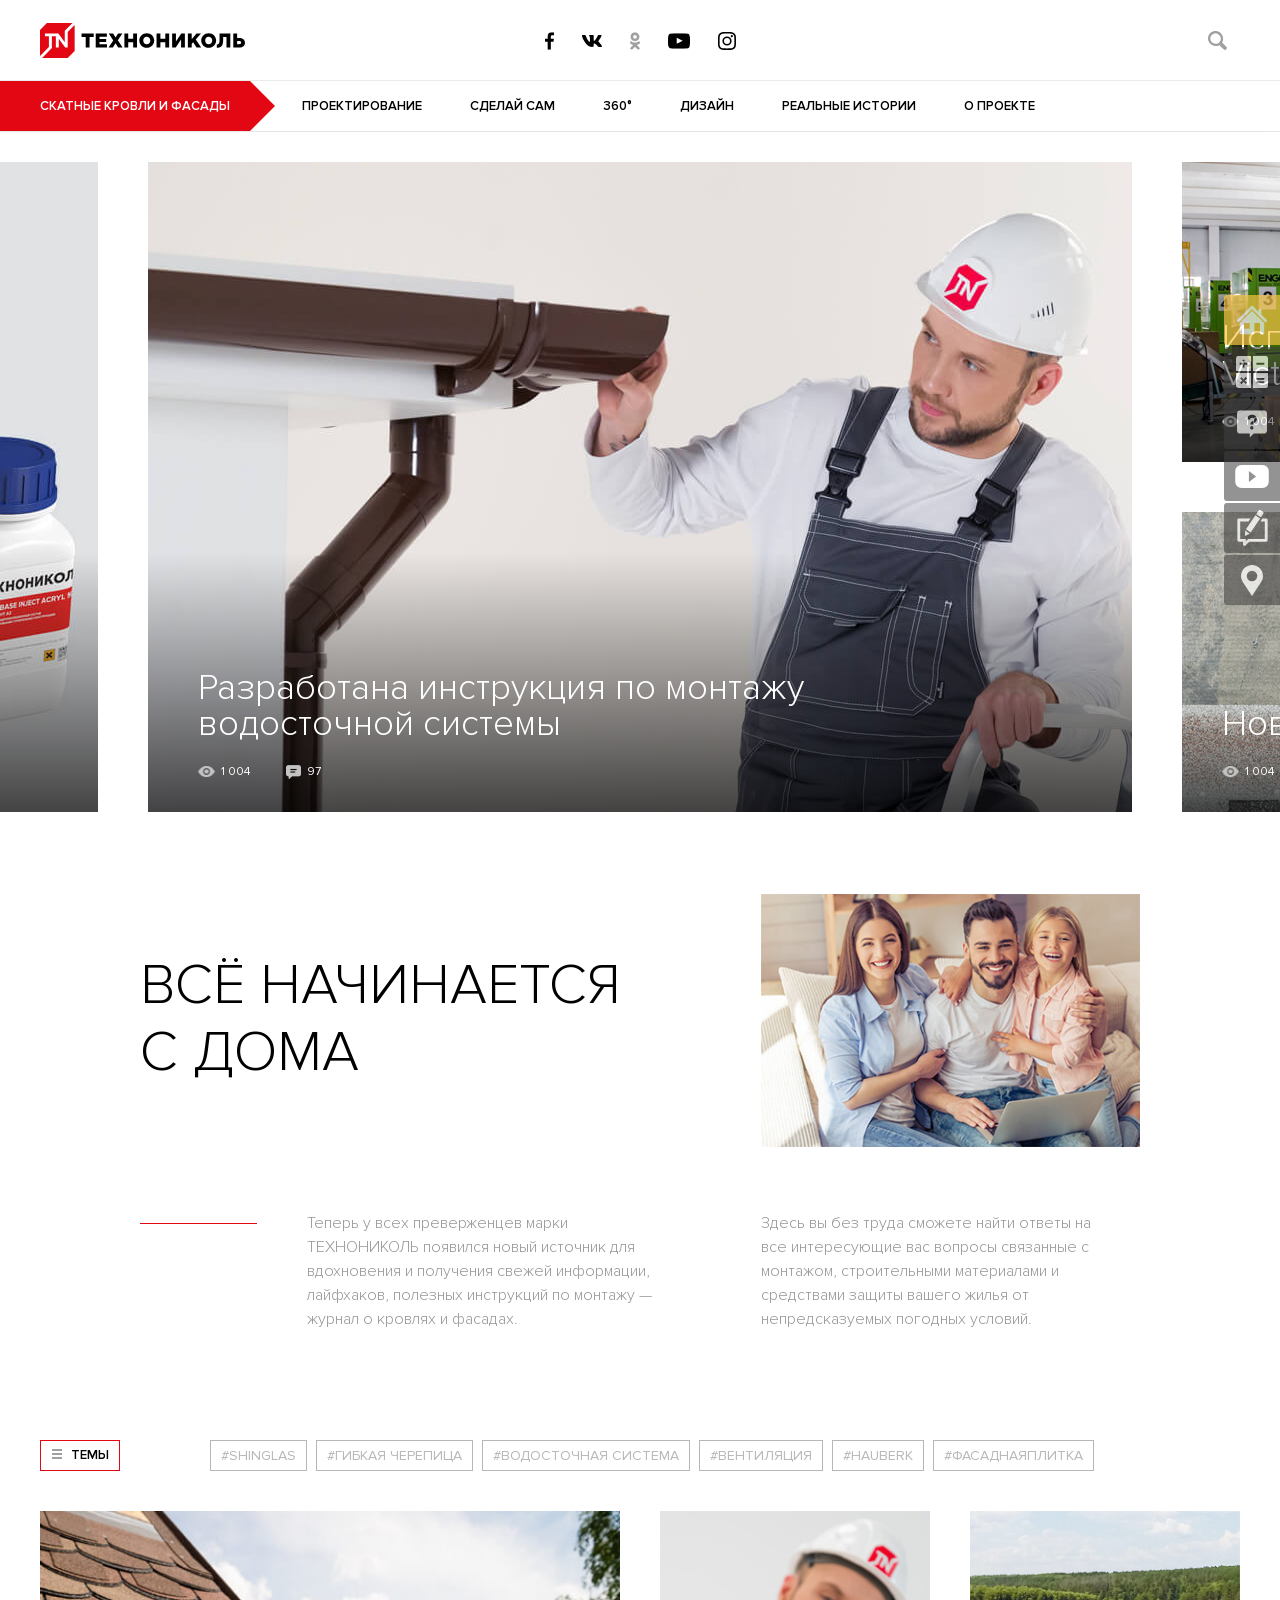
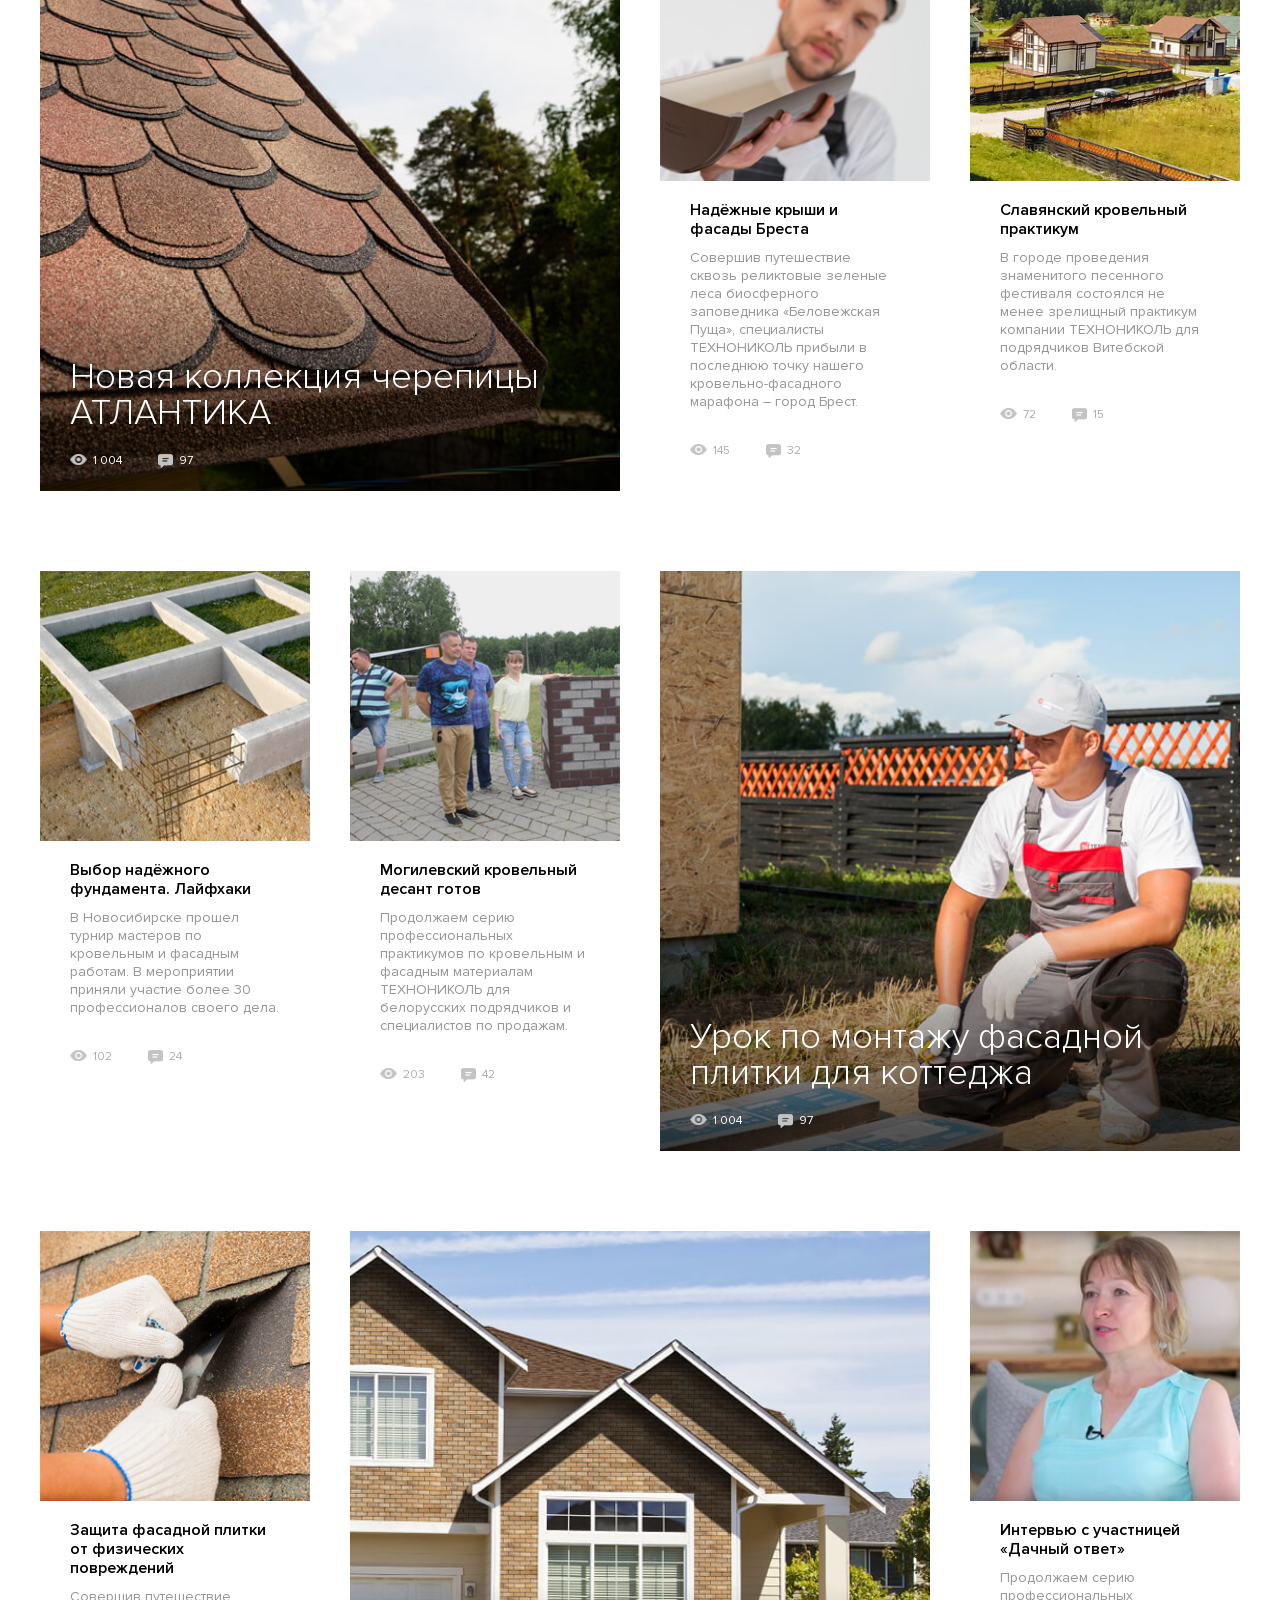
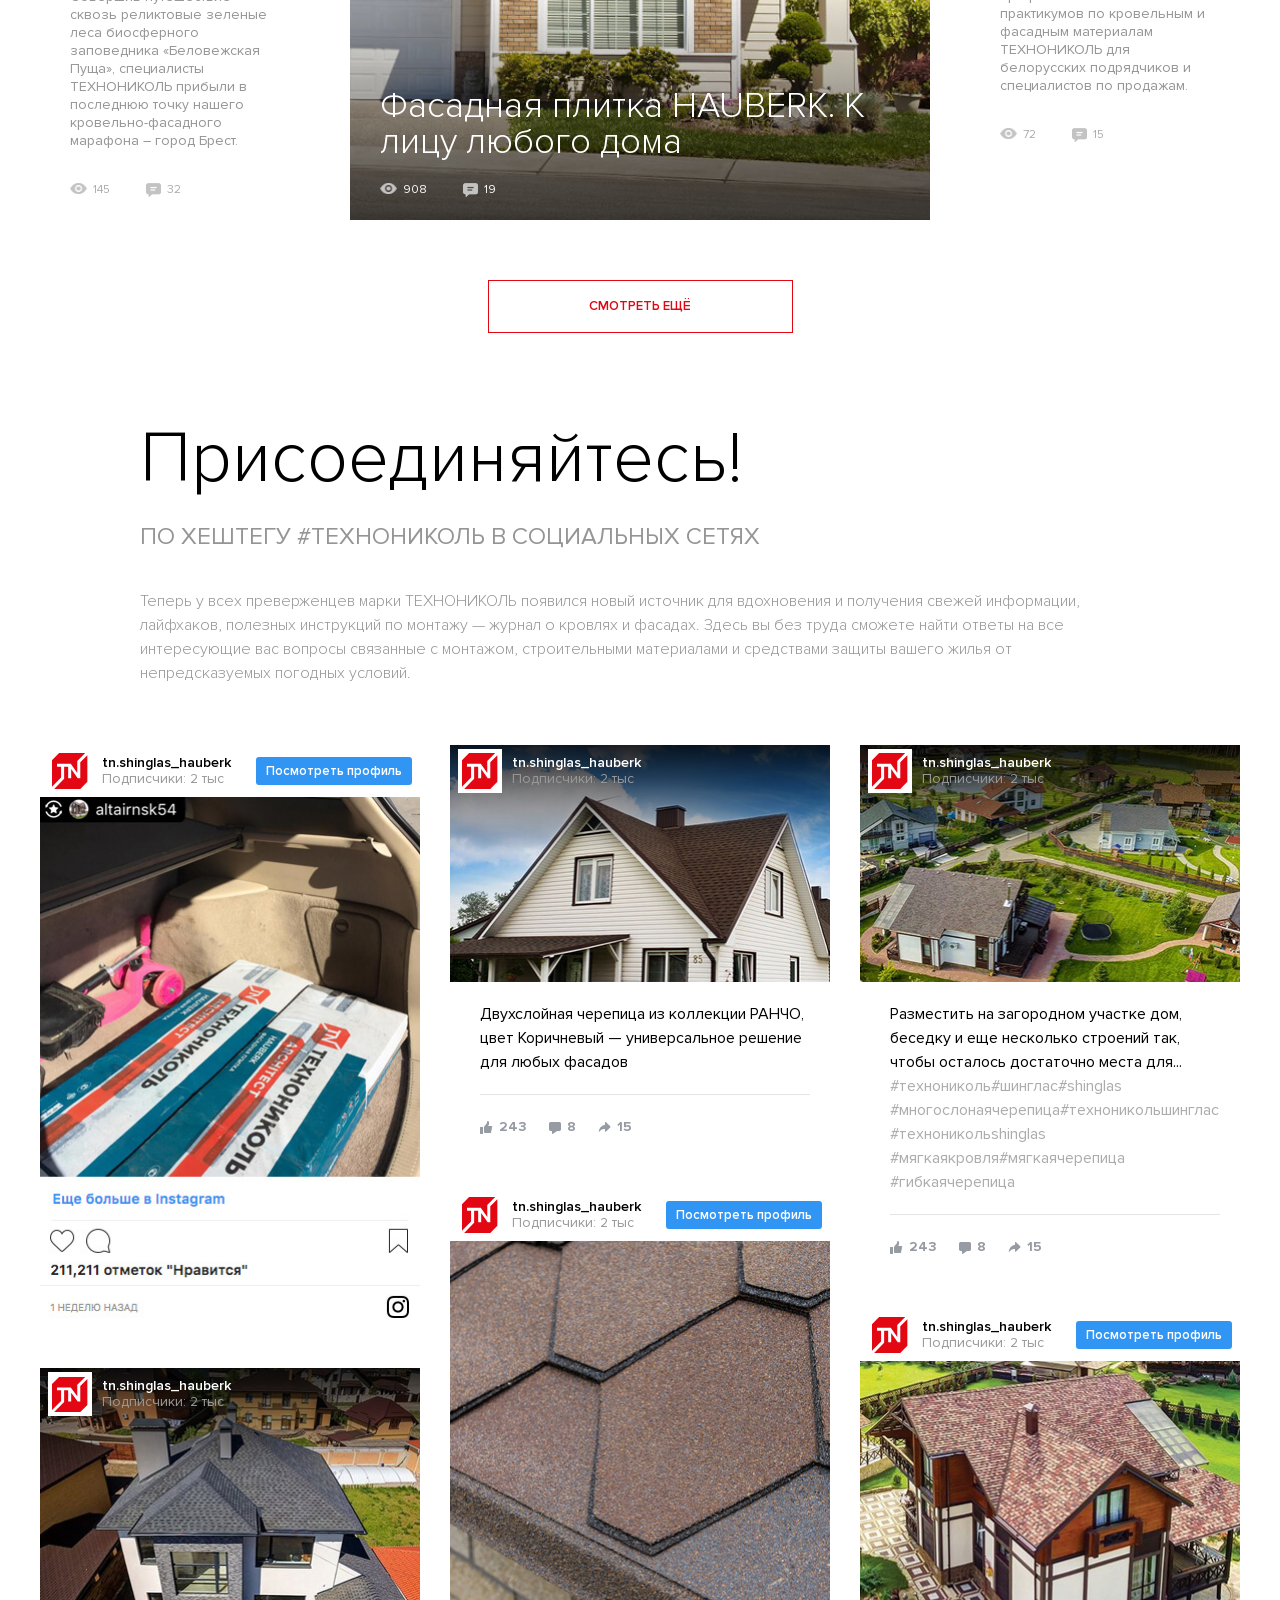
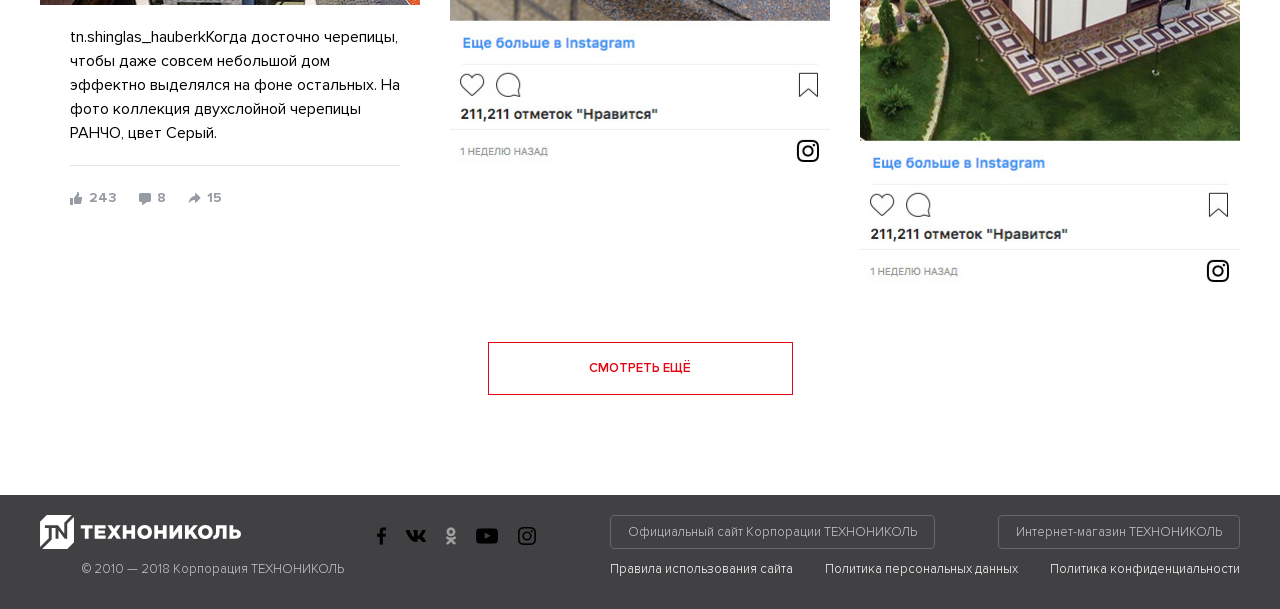
<file: journal.html>
<!DOCTYPE html>
<html lang="ru">
  <head>
    <meta charset="utf-8">
    <meta name="viewport" content="width=device-width, initial-scale=1, shrink-to-fit=no">
    <meta name="theme-color" content="#000">
    <meta name="format-detection" content="telephone=no">
    <meta http-equiv="X-UA-Compatible" content="IE=Edge">
    <meta name="robots" content="noindex, nofollow">
    <title>Журнал - Technonicol</title>
    <link rel="shortcut icon" href="images/favicon.ico"><link href="http://shinglas.ru/bitrix/js/altasib/editortools/templates/spoiler_template/.default/style.css?14951244731167" type="text/css"  data-template-style="true"  rel="stylesheet" />
<link href="http://shinglas.ru/bitrix/js/altasib/editortools/templates/tabs_template/.default/style.css?14951244732774" type="text/css"  data-template-style="true"  rel="stylesheet" />
<link href="http://shinglas.ru/local/css/style.min.css?1542753164934860" type="text/css"  data-template-style="true"  rel="stylesheet" />
<link href="http://shinglas.ru/local/css/lang/ru.css?150168917556" type="text/css"  data-template-style="true"  rel="stylesheet" />
<link href="http://shinglas.ru/bitrix/js/main/core/css/core.min.css?14951244742854" type="text/css"  data-template-style="true"  rel="stylesheet" />
<link href="http://shinglas.ru/local/bitrix/templates/smartinner/styles.css?1501689175365" type="text/css"  data-template-style="true"  rel="stylesheet" />
    <link rel="stylesheet" href="css/sprites.css">
    <link rel="stylesheet" href="css/normalize.css">
    <link rel="stylesheet" href="css/base.css">
    <link rel="stylesheet" href="css/slick.css">
    <link rel="stylesheet" href="css/fancybox.css">
    <link rel="stylesheet" href="css/autocomplete.css">
    <link rel="stylesheet" href="css/components.css">
    <link rel="stylesheet" href="css/layout.css">
    <link rel="stylesheet" href="css/states.css">
    <link rel="stylesheet" href="css/prod.css">
    <link rel="stylesheet" href="css/read.css">
    <link rel="stylesheet" href="css/comfort.css">
    <link rel="stylesheet" href="css/mounting.css">
    <link rel="stylesheet" href="css/claim.css">
  </head>
  <body class="page-inner journal-page">
    <div class="app">
      <!-- Nav Fixed :: Start-->
      <nav class="nav-fixed js-nav-fixed">
        <button class="nav-fixed__trigger"></button>
        <ul class="nav-fixed__menu">
          <li><a class="nav-fixed__link nav-fixed__link--hightlight" href="#"><span class="nav-fixed__link-icon">
                <svg class="icon-nav-01">
                  <use xlink:href="sprites/sprite.svg#icon-nav-01"></use>
                </svg></span><span class="nav-fixed__link-text">Подбор черепицы</span></a></li>
          <li><a class="nav-fixed__link" href="#"><span class="nav-fixed__link-icon">
                <svg class="icon-nav-02">
                  <use xlink:href="sprites/sprite.svg#icon-nav-02"></use>
                </svg></span><span class="nav-fixed__link-text">...</span></a></li>
          <li><a class="nav-fixed__link" href="#"><span class="nav-fixed__link-icon">
                <svg class="icon-nav-03">
                  <use xlink:href="sprites/sprite.svg#icon-nav-03"></use>
                </svg></span><span class="nav-fixed__link-text">...</span></a></li>
          <li><a class="nav-fixed__link" href="#"><span class="nav-fixed__link-icon">
                <svg class="icon-nav-04">
                  <use xlink:href="sprites/sprite.svg#icon-nav-04"></use>
                </svg></span><span class="nav-fixed__link-text">...</span></a></li>
          <li><a class="nav-fixed__link" href="#"><span class="nav-fixed__link-icon">
                <svg class="icon-nav-05">
                  <use xlink:href="sprites/sprite.svg#icon-nav-05"></use>
                </svg></span><span class="nav-fixed__link-text">...</span></a></li>
          <li><a class="nav-fixed__link" href="#"><span class="nav-fixed__link-icon">
                <svg class="icon-nav-06">
                  <use xlink:href="sprites/sprite.svg#icon-nav-06"></use>
                </svg></span><span class="nav-fixed__link-text">...</span></a></li>
        </ul>
      </nav>
      <!-- Nav :: Fixed :: End-->
      <!-- Header :: Start-->
      <header class="header">
        <div class="header__panel header__panel--middle">
          <div class="container-fluid">
            <div class="header__logo"><a href="#"><img src="images/logo.svg" alt="ТЕХНОНИКОЛЬ"></a></div>
            <nav class="header__social"><a class="header__social-link" href="#">
                <svg class="icon-social-fb">
                  <use xlink:href="sprites/sprite.svg#icon-social-fb"></use>
                </svg></a><a class="header__social-link" href="#">
                <svg class="icon-social-vk">
                  <use xlink:href="sprites/sprite.svg#icon-social-vk"></use>
                </svg></a><a class="header__social-link" href="#">
                <svg class="icon-social-od">
                  <use xlink:href="sprites/sprite.svg#icon-social-od"></use>
                </svg></a><a class="header__social-link" href="#">
                <svg class="icon-social-yt">
                  <use xlink:href="sprites/sprite.svg#icon-social-yt"></use>
                </svg></a><a class="header__social-link" href="#">
                <svg class="icon-social-im">
                  <use xlink:href="sprites/sprite.svg#icon-social-im"></use>
                </svg></a></nav>
            <div class="header__search">
              <form action="#">
                <button class="header__search-btn">
                  <svg class="icon-search">
                    <use xlink:href="sprites/sprite.svg#icon-search"></use>
                  </svg>
                </button>
                <div class="header__search-field">
                  <input class="header__search-input" type="search" placeholder="Поиск">
                </div>
              </form>
            </div>
          </div>
        </div>
        <div class="header__panel header__panel--bottom">
          <div class="container-fluid">
            <nav class="header__innernav"><span class="header__innernav-title">скатные кровли и фасады</span>
              <button class="header__innernav-trigger">Темы<span class="header__innernav-trigger-icon"></span></button>
              <div class="header__innernav-content">
                <ul class="header__innernav-menu">
                  <li><a class="header__innernav-link" href="#">проектирование</a></li>
                  <li><a class="header__innernav-link" href="#">сделай сам</a></li>
                  <li><a class="header__innernav-link" href="#">360°</a></li>
                  <li><a class="header__innernav-link" href="#">дизайн</a></li>
                  <li><a class="header__innernav-link" href="#">реальные истории</a></li>
                  <li><a class="header__innernav-link" href="#">о проекте</a></li>
                </ul>
              </div>
            </nav>
          </div>
        </div>
      </header>
      <!-- Header :: End-->
      <!-- Main :: Start-->
      <main class="main">
        <!-- Banners :: Start-->
        <div class="banners">
          <div class="container-fluid">
            <div class="banners__slides js-slick-banners">
              <div class="banners__item"><a class="news__item news__item--bg news__item--650" href="#">
                  <figure class="news__item-image"><img src="images/img-news-slides-01.jpg" alt=""></figure>
                  <div class="news__item-desc">
                    <h2 class="news__item-title">Разработана инструкция по монтажу водосточной системы</h2>
                    <ul class="news__item-info">
                      <li>
                        <svg class="icon-views">
                          <use xlink:href="sprites/sprite.svg#icon-views"></use>
                        </svg>1 004
                      </li>
                      <li>
                        <svg class="icon-comments">
                          <use xlink:href="sprites/sprite.svg#icon-comments"></use>
                        </svg>97
                      </li>
                    </ul>
                  </div></a></div>
              <div class="banners__item"><a class="news__item news__item--bg news__item--300" href="#">
                  <figure class="news__item-image"><img src="images/img-news-slides-04.jpg" alt=""></figure>
                  <div class="news__item-desc">
                    <h2 class="news__item-title">Использование новых машин Engel Victory 160</h2>
                    <ul class="news__item-info">
                      <li>
                        <svg class="icon-views">
                          <use xlink:href="sprites/sprite.svg#icon-views"></use>
                        </svg>1 004
                      </li>
                      <li>
                        <svg class="icon-comments">
                          <use xlink:href="sprites/sprite.svg#icon-comments"></use>
                        </svg>97
                      </li>
                    </ul>
                  </div></a><a class="news__item news__item--bg news__item--300" href="#">
                  <figure class="news__item-image"><img src="images/img-news-slides-05.jpg" alt=""></figure>
                  <div class="news__item-desc">
                    <h2 class="news__item-title">Новый пример по укладке черепицы</h2>
                    <ul class="news__item-info">
                      <li>
                        <svg class="icon-views">
                          <use xlink:href="sprites/sprite.svg#icon-views"></use>
                        </svg>1 004
                      </li>
                      <li>
                        <svg class="icon-comments">
                          <use xlink:href="sprites/sprite.svg#icon-comments"></use>
                        </svg>97
                      </li>
                    </ul>
                  </div></a></div>
              <div class="banners__item">
                <div class="row">
                  <div class="col-6"><a class="news__item news__item--bg news__item--650" href="#">
                      <figure class="news__item-image"><img src="images/img-news-slides-02.jpg" alt=""></figure>
                      <div class="news__item-desc">
                        <h2 class="news__item-title">Открытие новой линии производства SHINGLAS</h2>
                        <ul class="news__item-info">
                          <li>
                            <svg class="icon-views">
                              <use xlink:href="sprites/sprite.svg#icon-views"></use>
                            </svg>1 004
                          </li>
                          <li>
                            <svg class="icon-comments">
                              <use xlink:href="sprites/sprite.svg#icon-comments"></use>
                            </svg>97
                          </li>
                        </ul>
                      </div></a></div>
                  <div class="col-6"><a class="news__item news__item--bg news__item--650" href="#">
                      <figure class="news__item-image"><img src="images/img-news-slides-03.jpg" alt=""></figure>
                      <div class="news__item-desc">
                        <h2 class="news__item-title">Новая защита для строительных конструкций</h2>
                        <ul class="news__item-info">
                          <li>
                            <svg class="icon-views">
                              <use xlink:href="sprites/sprite.svg#icon-views"></use>
                            </svg>1 004
                          </li>
                          <li>
                            <svg class="icon-comments">
                              <use xlink:href="sprites/sprite.svg#icon-comments"></use>
                            </svg>97
                          </li>
                        </ul>
                      </div></a></div>
                </div>
              </div>
            </div>
          </div>
        </div>
        <!-- Banners :: End-->
        <!-- Txt :: Start-->
        <div class="txt">
          <div class="container-fluid">
            <div class="row align-items-center">
              <div class="col-md-6 col-lg-7">
                <h2 class="txt__heading">Всё начинается <br> с дома</h2>
              </div>
              <div class="col-md-6 col-lg-5">
                <figure class="txt__image"><img src="images/img-01.jpg" alt=""></figure>
              </div>
            </div>
            <div class="row">
              <div class="col-md-6 col-lg-7">
                <p class="txt__text txt__text--line">Теперь у всех преверженцев марки ТЕХНОНИКОЛЬ появился новый источник для вдохновения и получения свежей информации, лайфхаков, полезных инструкций по монтажу — журнал о кровлях и фасадах.</p>
              </div>
              <div class="col-md-6 col-lg-5">
                <p class="txt__text">Здесь вы без труда сможете найти ответы на все интересующие вас вопросы связанные с монтажом, строительными материалами и средствами защиты вашего жилья от непредсказуемых погодных условий.</p>
              </div>
            </div>
          </div>
        </div>
        <!-- Txt :: End-->
        <!-- News :: Start-->
        <div class="news">
          <div class="container-fluid">
            <div class="news__sorting">
              <div class="news__themes">
                <button class="news__themes-trigger"><span class="news__themes-icon"></span>темы</button>
                <div class="news__themes-dropdown">
                  <ul class="news__themes-menu">
                    <li><a class="news__themes-link" href="#">ПРОЕКТИРОВАНИЕ</a></li>
                    <li><a class="news__themes-link" href="#">СДЕЛАЙ САМ</a></li>
                    <li><a class="news__themes-link" href="#">360°</a></li>
                    <li><a class="news__themes-link" href="#">ДИЗАЙН</a></li>
                    <li><a class="news__themes-link" href="#">РЕАЛЬНЫЕ ИСТОРИИ</a></li>
                    <li><a class="news__themes-link" href="#">О ПРОЕКТЕ</a></li>
                  </ul>
                </div>
              </div>
              <nav class="news__tags"><a class="news__tags-btn" href="#">#shinglas</a><a class="news__tags-btn" href="#">#гибкая черепица</a><a class="news__tags-btn" href="#">#водосточная система</a><a class="news__tags-btn" href="#">#вентиляция</a><a class="news__tags-btn" href="#">#hauberk</a><a class="news__tags-btn" href="#">#фасаднаяплитка</a></nav>
            </div>
            <div class="news__grid">
              <div class="row">
                <div class="col-sm-6 col-lg-4 col-xl-6"><a class="news__item news__item--bg" href="#">
                    <figure class="news__item-image"><img src="images/img-news-01.jpg" alt=""></figure>
                    <div class="news__item-desc">
                      <h3 class="news__item-title">Новая коллекция черепицы АТЛАНТИКА</h3>
                      <ul class="news__item-info">
                        <li>
                          <svg class="icon-views">
                            <use xlink:href="sprites/sprite.svg#icon-views"></use>
                          </svg>1 004
                        </li>
                        <li>
                          <svg class="icon-comments">
                            <use xlink:href="sprites/sprite.svg#icon-comments"></use>
                          </svg>97
                        </li>
                      </ul>
                    </div></a></div>
                <div class="col-sm-6 col-lg-4 col-xl-3"><a class="news__item" href="#">
                    <figure class="news__item-image"><img src="images/img-news-02.jpg" alt=""></figure>
                    <div class="news__item-desc">
                      <h3 class="news__item-title">Надёжные крыши и фасады Бреста</h3>
                      <p class="news__item-text">Совершив путешествие сквозь реликтовые зеленые леса биосферного заповедника «Беловежская Пуща», специалисты ТЕХНОНИКОЛЬ прибыли в последнюю точку нашего кровельно-фасадного марафона – город Брест. </p>
                      <ul class="news__item-info">
                        <li>
                          <svg class="icon-views">
                            <use xlink:href="sprites/sprite.svg#icon-views"></use>
                          </svg>145
                        </li>
                        <li>
                          <svg class="icon-comments">
                            <use xlink:href="sprites/sprite.svg#icon-comments"></use>
                          </svg>32
                        </li>
                      </ul>
                    </div></a></div>
                <div class="col-sm-6 col-lg-4 col-xl-3"><a class="news__item" href="#">
                    <figure class="news__item-image"><img src="images/img-news-03.jpg" alt=""></figure>
                    <div class="news__item-desc">
                      <h3 class="news__item-title">Славянский кровельный практикум</h3>
                      <p class="news__item-text">В городе проведения знаменитого песенного фестиваля состоялся не менее зрелищный практикум компании ТЕХНОНИКОЛЬ для подрядчиков Витебской области.</p>
                      <ul class="news__item-info">
                        <li>
                          <svg class="icon-views">
                            <use xlink:href="sprites/sprite.svg#icon-views"></use>
                          </svg>72
                        </li>
                        <li>
                          <svg class="icon-comments">
                            <use xlink:href="sprites/sprite.svg#icon-comments"></use>
                          </svg>15
                        </li>
                      </ul>
                    </div></a></div>
                <div class="col-sm-6 col-lg-4 col-xl-3"><a class="news__item" href="#">
                    <figure class="news__item-image"><img src="images/img-news-04.jpg" alt=""></figure>
                    <div class="news__item-desc">
                      <h3 class="news__item-title">Выбор надёжного фундамента. Лайфхаки</h3>
                      <p class="news__item-text">В Новосибирске прошел турнир мастеров по кровельным и фасадным работам. В мероприятии приняли участие более 30 профессионалов своего дела.</p>
                      <ul class="news__item-info">
                        <li>
                          <svg class="icon-views">
                            <use xlink:href="sprites/sprite.svg#icon-views"></use>
                          </svg>102
                        </li>
                        <li>
                          <svg class="icon-comments">
                            <use xlink:href="sprites/sprite.svg#icon-comments"></use>
                          </svg>24
                        </li>
                      </ul>
                    </div></a></div>
                <div class="col-sm-6 col-lg-4 col-xl-3"><a class="news__item" href="#">
                    <figure class="news__item-image"><img src="images/img-news-05.jpg" alt=""></figure>
                    <div class="news__item-desc">
                      <h3 class="news__item-title">Могилевский кровельный десант готов</h3>
                      <p class="news__item-text">Продолжаем серию профессиональных практикумов по кровельным и фасадным материалам ТЕХНОНИКОЛЬ для белорусских подрядчиков и специалистов по продажам.</p>
                      <ul class="news__item-info">
                        <li>
                          <svg class="icon-views">
                            <use xlink:href="sprites/sprite.svg#icon-views"></use>
                          </svg>203
                        </li>
                        <li>
                          <svg class="icon-comments">
                            <use xlink:href="sprites/sprite.svg#icon-comments"></use>
                          </svg>42
                        </li>
                      </ul>
                    </div></a></div>
                <div class="col-sm-6 col-lg-4 col-xl-6"><a class="news__item news__item--bg" href="#">
                    <figure class="news__item-image"><img src="images/img-news-06.jpg" alt=""></figure>
                    <div class="news__item-desc">
                      <h3 class="news__item-title">Урок по монтажу фасадной плитки для коттеджа</h3>
                      <ul class="news__item-info">
                        <li>
                          <svg class="icon-views">
                            <use xlink:href="sprites/sprite.svg#icon-views"></use>
                          </svg>1 004
                        </li>
                        <li>
                          <svg class="icon-comments">
                            <use xlink:href="sprites/sprite.svg#icon-comments"></use>
                          </svg>97
                        </li>
                      </ul>
                    </div></a></div>
                <div class="col-sm-6 col-lg-4 col-xl-3"><a class="news__item" href="#">
                    <figure class="news__item-image"><img src="images/img-news-07.jpg" alt=""></figure>
                    <div class="news__item-desc">
                      <h3 class="news__item-title">Защита фасадной плитки от физических повреждений</h3>
                      <p class="news__item-text">Совершив путешествие сквозь реликтовые зеленые леса биосферного заповедника «Беловежская Пуща», специалисты ТЕХНОНИКОЛЬ прибыли в последнюю точку нашего кровельно-фасадного марафона – город Брест. </p>
                      <ul class="news__item-info">
                        <li>
                          <svg class="icon-views">
                            <use xlink:href="sprites/sprite.svg#icon-views"></use>
                          </svg>145
                        </li>
                        <li>
                          <svg class="icon-comments">
                            <use xlink:href="sprites/sprite.svg#icon-comments"></use>
                          </svg>32
                        </li>
                      </ul>
                    </div></a></div>
                <div class="col-sm-6 col-lg-4 col-xl-6"><a class="news__item news__item--bg" href="#">
                    <figure class="news__item-image"><img src="images/img-news-08.jpg" alt=""></figure>
                    <div class="news__item-desc">
                      <h3 class="news__item-title">Фасадная плитка HAUBERK. К лицу любого дома</h3>
                      <ul class="news__item-info">
                        <li>
                          <svg class="icon-views">
                            <use xlink:href="sprites/sprite.svg#icon-views"></use>
                          </svg>908
                        </li>
                        <li>
                          <svg class="icon-comments">
                            <use xlink:href="sprites/sprite.svg#icon-comments"></use>
                          </svg>19
                        </li>
                      </ul>
                    </div></a></div>
                <div class="col-sm-6 col-lg-4 col-xl-3"><a class="news__item" href="#">
                    <figure class="news__item-image"><img src="images/img-news-09.jpg" alt=""></figure>
                    <div class="news__item-desc">
                      <h3 class="news__item-title">Интервью с участницей «Дачный ответ»</h3>
                      <p class="news__item-text">Продолжаем серию профессиональных практикумов по кровельным и фасадным материалам ТЕХНОНИКОЛЬ для белорусских подрядчиков и специалистов по продажам.</p>
                      <ul class="news__item-info">
                        <li>
                          <svg class="icon-views">
                            <use xlink:href="sprites/sprite.svg#icon-views"></use>
                          </svg>72
                        </li>
                        <li>
                          <svg class="icon-comments">
                            <use xlink:href="sprites/sprite.svg#icon-comments"></use>
                          </svg>15
                        </li>
                      </ul>
                    </div></a></div>
              </div>
            </div>
            <div class="news__control"><a class="btn btn--53 btn--red-empty" href="#">смотреть ещё</a></div>
          </div>
        </div>
        <!-- News :: End-->
        <!-- Join :: Start-->
        <div class="join">
          <div class="container-fluid">
            <div class="join__desc">
              <h2 class="join__heading">Присоединяйтесь!</h2>
              <p class="join__hashtag">по хештегу #технониколь в социальных сетях</p>
              <p class="join__text">Теперь у всех преверженцев марки ТЕХНОНИКОЛЬ появился новый источник для вдохновения и получения свежей информации, лайфхаков, полезных инструкций по монтажу — журнал о кровлях и фасадах. Здесь вы без труда сможете найти ответы на все интересующие вас вопросы связанные с монтажом, строительными материалами и средствами защиты вашего жилья от непредсказуемых погодных условий.</p>
            </div>
            <div class="join__grid">
              <div class="row js-isotope">
                <div class="col-sm-6 col-lg-4">
                  <div class="join__item join__item--widget">
                    <div class="join__item-acc">
                      <figure class="join__item-acc-image"><img src="images/logo-small.svg" alt=""></figure>
                      <p class="join__item-acc-caption"><b>tn.shinglas_hauberk</b>Подписчики: 2 тыс</p><a class="join__item-acc-btn" href="#">Посмотреть профиль</a>
                    </div>
                    <div class="join__item-widget"><img src="images/img-widget-01.jpg" alt=""></div>
                  </div>
                </div>
                <div class="col-sm-6 col-lg-4">
                  <div class="join__item">
                    <div class="join__item-acc">
                      <figure class="join__item-acc-image"><img src="images/logo-small.svg" alt=""></figure>
                      <p class="join__item-acc-caption"><b>tn.shinglas_hauberk</b>Подписчики: 2 тыс</p>
                    </div>
                    <div class="join__item-image"><a href="#"><img src="images/img-join-01.jpg" alt=""></a></div>
                    <div class="join__item-desc">
                      <h3 class="join__item-title"><a href="#">Двухслойная черепица из коллекции РАНЧО, цвет Коричневый — универсальное решение для любых фасадов</a></h3>
                      <ul class="join__item-info">
                        <li>
                          <svg class="icon-join-likes">
                            <use xlink:href="sprites/sprite.svg#icon-join-likes"></use>
                          </svg>243
                        </li>
                        <li>
                          <svg class="icon-join-comments">
                            <use xlink:href="sprites/sprite.svg#icon-join-comments"></use>
                          </svg>8
                        </li>
                        <li>
                          <svg class="icon-join-share">
                            <use xlink:href="sprites/sprite.svg#icon-join-share"></use>
                          </svg>15
                        </li>
                      </ul>
                    </div>
                  </div>
                </div>
                <div class="col-sm-6 col-lg-4">
                  <div class="join__item">
                    <div class="join__item-acc">
                      <figure class="join__item-acc-image"><img src="images/logo-small.svg" alt=""></figure>
                      <p class="join__item-acc-caption"><b>tn.shinglas_hauberk</b>Подписчики: 2 тыс</p>
                    </div>
                    <div class="join__item-image"><a href="#"><img src="images/img-join-02.jpg" alt=""></a></div>
                    <div class="join__item-desc">
                      <h3 class="join__item-title"><a href="#">Разместить на загородном участке дом, беседку и еще несколько строений так, чтобы осталось достаточно места для...</a></h3>
                      <nav class="join__item-tags"><a href="#">#технониколь</a><a href="#">#шинглас</a><a href="#">#shinglas</a><a href="#">#многослонаячерепица</a><a href="#">#техноникольшинглас</a><a href="#">#техноникольshinglas</a><a href="#">#мягкаякровля#мягкаячерепица</a><a href="#">#гибкаячерепица</a></nav>
                      <ul class="join__item-info">
                        <li>
                          <svg class="icon-join-likes">
                            <use xlink:href="sprites/sprite.svg#icon-join-likes"></use>
                          </svg>243
                        </li>
                        <li>
                          <svg class="icon-join-comments">
                            <use xlink:href="sprites/sprite.svg#icon-join-comments"></use>
                          </svg>8
                        </li>
                        <li>
                          <svg class="icon-join-share">
                            <use xlink:href="sprites/sprite.svg#icon-join-share"></use>
                          </svg>15
                        </li>
                      </ul>
                    </div>
                  </div>
                </div>
                <div class="col-sm-6 col-lg-4">
                  <div class="join__item join__item--widget">
                    <div class="join__item-acc">
                      <figure class="join__item-acc-image"><img src="images/logo-small.svg" alt=""></figure>
                      <p class="join__item-acc-caption"><b>tn.shinglas_hauberk</b>Подписчики: 2 тыс</p><a class="join__item-acc-btn" href="#">Посмотреть профиль</a>
                    </div>
                    <div class="join__item-widget"><img src="images/img-widget-02.jpg" alt=""></div>
                  </div>
                </div>
                <div class="col-sm-6 col-lg-4">
                  <div class="join__item join__item--widget">
                    <div class="join__item-acc">
                      <figure class="join__item-acc-image"><img src="images/logo-small.svg" alt=""></figure>
                      <p class="join__item-acc-caption"><b>tn.shinglas_hauberk</b>Подписчики: 2 тыс</p><a class="join__item-acc-btn" href="#">Посмотреть профиль</a>
                    </div>
                    <div class="join__item-widget"><img src="images/img-widget-03.jpg" alt=""></div>
                  </div>
                </div>
                <div class="col-sm-6 col-lg-4">
                  <div class="join__item">
                    <div class="join__item-acc">
                      <figure class="join__item-acc-image"><img src="images/logo-small.svg" alt=""></figure>
                      <p class="join__item-acc-caption"><b>tn.shinglas_hauberk</b>Подписчики: 2 тыс</p>
                    </div>
                    <div class="join__item-image"><a href="#"><img src="images/img-join-03.jpg" alt=""></a></div>
                    <div class="join__item-desc">
                      <h3 class="join__item-title"><a href="#">tn.shinglas_hauberkКогда досточно черепицы, чтобы даже совсем небольшой дом эффектно выделялся на фоне остальных. На фото коллекция двухслойной черепицы РАНЧО, цвет Серый. </a></h3>
                      <ul class="join__item-info">
                        <li>
                          <svg class="icon-join-likes">
                            <use xlink:href="sprites/sprite.svg#icon-join-likes"></use>
                          </svg>243
                        </li>
                        <li>
                          <svg class="icon-join-comments">
                            <use xlink:href="sprites/sprite.svg#icon-join-comments"></use>
                          </svg>8
                        </li>
                        <li>
                          <svg class="icon-join-share">
                            <use xlink:href="sprites/sprite.svg#icon-join-share"></use>
                          </svg>15
                        </li>
                      </ul>
                    </div>
                  </div>
                </div>
              </div>
            </div>
            <div class="join__control"><a class="btn btn--53 btn--red-empty" href="#">смотреть ещё</a></div>
          </div>
        </div>
        <!-- Join :: ENd-->
      </main>
      <!-- Main :: End-->
      <!-- Footer :: Start-->
      <footer class="footer">
        <div class="footer__panel footer__panel--dark">
          <div class="container-fluid">
            <div class="row">
              <div class="col-xl-auto order-xl-2">
                <nav class="footer__social"><a class="footer__social-link" href="#">
                    <svg class="icon-social-fb">
                      <use xlink:href="sprites/sprite.svg#icon-social-fb"></use>
                    </svg></a><a class="footer__social-link" href="#">
                    <svg class="icon-social-vk">
                      <use xlink:href="sprites/sprite.svg#icon-social-vk"></use>
                    </svg></a><a class="footer__social-link" href="#">
                    <svg class="icon-social-od">
                      <use xlink:href="sprites/sprite.svg#icon-social-od"></use>
                    </svg></a><a class="footer__social-link" href="#">
                    <svg class="icon-social-yt">
                      <use xlink:href="sprites/sprite.svg#icon-social-yt"></use>
                    </svg></a><a class="footer__social-link" href="#">
                    <svg class="icon-social-im">
                      <use xlink:href="sprites/sprite.svg#icon-social-im"></use>
                    </svg></a></nav>
              </div>
              <div class="col-xl-auto order-xl-3">
                <nav class="footer__info">
                  <div class="footer__info-group"><a class="footer__info-btn" href="#"><span>Официальный</span> сайт Корпорации ТЕХНОНИКОЛЬ</a><a class="footer__info-btn" href="#">Интернет-магазин ТЕХНОНИКОЛЬ</a></div>
                  <div class="footer__info-group"><a class="footer__info-link" href="#">Правила использования сайта </a><a class="footer__info-link" href="#">Политика персональных данных</a><a class="footer__info-link" href="#">Политика конфиденциальности</a></div>
                </nav>
              </div>
              <div class="col-xl-auto order-xl-1">
                <div class="footer__logo"><a href="#"><img src="images/logo-white.svg" alt="ТЕХНОНИКОЛЬ"></a></div>
                <p class="footer__copyright">© 2010 — 2018 Корпорация ТЕХНОНИКОЛЬ</p>
              </div>
            </div>
          </div>
        </div>
      </footer>
      <!-- Footer :: End-->
      <!-- Popups :: Start-->
      <div class="popup" style="display: none;" id="popup-location">
        <div class="location">
          <button class="location__close" data-fancybox-close>
            <svg class="icon-close">
              <use xlink:href="sprites/sprite.svg#icon-close"></use>
            </svg>
          </button><span class="location__heading">
            <svg class="icon-location">
              <use xlink:href="sprites/sprite.svg#icon-location"></use>
            </svg>Выберите ваше местоположение</span>
          <ul class="location__cities">
            <li><a class="location__cities-link" href="#">Москва</a></li>
            <li><a class="location__cities-link" href="#">Сочи</a></li>
            <li><a class="location__cities-link" href="#">Пермь</a></li>
            <li><a class="location__cities-link" href="#">Тула</a></li>
            <li><a class="location__cities-link" href="#">Барнаул</a></li>
            <li><a class="location__cities-link" href="#">Самара</a></li>
            <li><a class="location__cities-link" href="#">Владивосток</a></li>
            <li><a class="location__cities-link" href="#">Тюмень</a></li>
            <li><a class="location__cities-link" href="#">Уфа</a></li>
            <li><a class="location__cities-link" href="#">Курган</a></li>
            <li><a class="location__cities-link" href="#">Ростов-на-Дону</a></li>
            <li><a class="location__cities-link" href="#">Сургут</a></li>
            <li><a class="location__cities-link" href="#">Волгоград</a></li>
            <li><a class="location__cities-link" href="#">Санкт-Петербург</a></li>
            <li><a class="location__cities-link" href="#">Рязань</a></li>
            <li><a class="location__cities-link" href="#">Хабаровск</a></li>
            <li><a class="location__cities-link" href="#">Нижний Новгород</a></li>
            <li><a class="location__cities-link" href="#">Новосибирск</a></li>
            <li><a class="location__cities-link" href="#">Екатеринбург</a></li>
            <li><a class="location__cities-link" href="#">Челябинск</a></li>
            <li><a class="location__cities-link" href="#">Краснодар</a></li>
            <li><a class="location__cities-link" href="#">Омск</a></li>
            <li><a class="location__cities-link" href="#">Казань</a></li>
            <li><a class="location__cities-link" href="#">Ярославль</a></li>
          </ul>
          <div class="location__form">
            <form action="#">
              <label class="location__label">Не нашли свой город в списке — воспользуйтесь поиском:</label>
              <div class="location__field">
                <button class="location__btn">
                  <svg class="icon-search">
                    <use xlink:href="sprites/sprite.svg#icon-search"></use>
                  </svg>
                </button>
                <input class="location__input js-autocomplete" type="text" placeholder="Введите название города, региона или страны">
              </div>
              <div class="location__control">
                <p class="location__choice">Ваше местоположение:<b>Москва</b></p>
                <button class="btn btn--50 btn--red">подтвердить</button>
              </div>
            </form>
          </div>
        </div>
      </div>
      <!-- Popups :: End-->
    </div>
    <!-- Scripts :: Start--><script type="text/javascript">var APP = {"locationData":{"LOCATIONS_CODES":{"COUNTRY":"russia","GIPER_REGION":"russia_centr","REGION":"russia_centr:moscow_region","CITY":"moscow"},"CURRENCY":{"CURRENCY":"RUB","FORMAT_STRING":"#<span class=\"rub\"><\/span>","DEC_POINT":".","THOUSANDS_SEP":"","DECIMALS":"0","HIDE_ZERO":"Y","FORMAT_DEBRIS":["","<span class=\"rub\"><\/span>"]}},"DEVICE":{"mobile":false,"tablet":false},"xLocMessages":{"COLOR_NOTACCESS":"\u0414\u0430\u043d\u043d\u044b\u0439 \u0446\u0432\u0435\u0442 \u043d\u0435\u0434\u043e\u0441\u0442\u0443\u043f\u0435\u043d \u0432 \u0432\u044b\u0431\u0440\u0430\u043d\u043d\u043e\u0439 \u043d\u0430\u0440\u0435\u0437\u043a\u0435","FACTORY":"\u0417\u0430\u0432\u043e\u0434","TILES_KIND":"\u0412\u0438\u0434 \u0447\u0435\u0440\u0435\u043f\u0438\u0446\u044b","TILES_SERIES":"\u0421\u0435\u0440\u0438\u044f","TILES_COLLECTION":"\u041a\u043e\u043b\u043b\u0435\u043a\u0446\u0438\u044f","TILES_COLOR":"\u0426\u0432\u0435\u0442","FACE_COLOR":"\u0426\u0432\u0435\u0442","FACE_TYPE":"\u0422\u0438\u043f","DRAINS":"\u0412\u043e\u0434\u043e\u0441\u0442\u043e\u043a\u0438","VENTING":"\u0412\u0435\u043d\u0442\u0438\u043b\u044f\u0446\u0438\u044f","WINDOWS":"\u041e\u043a\u043d\u0430","ASSIST_TILES_IMAGE_NAME":"\u041f\u043e\u0434\u0431\u043e\u0440 \u0446\u0432\u0435\u0442\u0430 \u0447\u0435\u0440\u0435\u043f\u0438\u0446\u044b","WARRANTY_SUCCESS_TITLE":"\u0417\u0430\u044f\u0432\u043a\u0430 \u043e\u0442\u043f\u0440\u0430\u0432\u043b\u0435\u043d\u0430 \u0443\u0441\u043f\u0435\u0448\u043d\u043e.","WARRANTY_SUCCESS_MESSAGE":"\u0412 \u0431\u043b\u0438\u0436\u0430\u0439\u0448\u0435\u0435 \u0432\u0440\u0435\u043c\u044f \u0432\u044b \u043f\u043e\u043b\u0443\u0447\u0438\u0442\u0435 \u043d\u0430 email, \u0443\u043a\u0430\u0437\u0430\u043d\u043d\u044b\u0439 \u0432 \u0437\u0430\u044f\u0432\u043a\u0435, \u043f\u0435\u0447\u0430\u0442\u043d\u0443\u044e \u0444\u043e\u0440\u043c\u0443 \u0441\u0435\u0440\u0442\u0438\u0444\u0438\u043a\u0430\u0442\u0430.<br>\u0421\u043f\u0430\u0441\u0438\u0431\u043e!","ADDED":"\u041f\u0435\u0440\u0435\u0439\u0442\u0438 \u0432 \u043a\u043e\u0440\u0437\u0438\u043d\u0443","BUY":"\u041a\u0443\u043f\u0438\u0442\u044c","ADDED2BASKET":"\u0422\u043e\u0432\u0430\u0440 \u0443\u0441\u043f\u0435\u0448\u043d\u043e \u0434\u043e\u0431\u0430\u0432\u043b\u0435\u043d \u0432 \u043a\u043e\u0440\u0437\u0438\u043d\u0443","YOU_CART":"\u0412\u0430\u0448\u0430 \u043a\u043e\u0440\u0437\u0438\u043d\u0430","YOU_CART_EMPTY":"\u0412\u0430\u0448\u0430 \u043a\u043e\u0440\u0437\u0438\u043d\u0430 \u043f\u0443\u0441\u0442\u0430","BACK2CATALOG":"\u0412\u0435\u0440\u043d\u0443\u0442\u044c\u0441\u044f \u0432 \u043a\u0430\u0442\u0430\u043b\u043e\u0433","GO2CATALOG":"\u041f\u0435\u0440\u0435\u0439\u0442\u0438 \u0432 \u043a\u0430\u0442\u0430\u043b\u043e\u0433","ONORDER_NOTE":"\u0421\u0440\u043e\u043a \u043f\u043e\u0441\u0442\u0430\u0432\u043a\u0438 \u0443\u0442\u043e\u0447\u043d\u044f\u0439\u0442\u0435 \u0443 \u043c\u0435\u043d\u0435\u0434\u0436\u0435\u0440\u0430 \u0438\u043d\u0442\u0435\u0440\u043d\u0435\u0442-\u043c\u0430\u0433\u0430\u0437\u0438\u043d\u0430.","success_title":"\u0412\u044b\u043f\u043e\u043b\u043d\u0435\u043d\u043e","success_title_err":"\u041e\u0448\u0438\u0431\u043a\u0430","success_msg_err":"\u041f\u0440\u043e\u0438\u0437\u043e\u0448\u043b\u0430 \u043e\u0448\u0438\u0431\u043a\u0430, \u043f\u043e\u043f\u0440\u043e\u0431\u0443\u0439\u0442\u0435 \u043f\u043e\u0437\u0436\u0435.","success_msg_crmaddr":"\u041a\u043e\u043d\u0442\u0430\u043a\u0442 \u0441\u043e\u0445\u0440\u0430\u043d\u0435\u043d","change":"\u0418\u0437\u043c\u0435\u043d\u0438\u0442\u044c","add":"\u0414\u043e\u0431\u0430\u0432\u0438\u0442\u044c","crm_mapselector_before":"\u041c\u0435\u0442\u043a\u0443 \u043d\u0430 \u043a\u0430\u0440\u0442\u0435 \u043c\u043e\u0436\u0435\u043d\u043e \u0434\u043e\u0431\u0430\u0432\u0438\u0442\u044c \u0438\u043b\u0438 \u0438\u0437\u043c\u0435\u043d\u0438\u0442\u044c \u0432\u0440\u0443\u0447\u043d\u0443\u044e","crm_mapselector_prepend":"\u0412\u044b \u043c\u043e\u0436\u0435\u0442\u0435 \u0443\u043a\u0430\u0437\u0430\u0442\u044c \u043a\u043e\u043e\u0440\u0434\u0438\u043d\u0430\u0442\u044b \u0432\u0440\u0443\u0447\u043d\u0443\u044e \u0438\u043b\u0438 \u0434\u0432\u0430\u0436\u0434\u044b \u043a\u043b\u0438\u043a\u043d\u0443\u0442\u044c \u043d\u0430 \u043a\u0430\u0440\u0442\u0435 \u043b\u0435\u0432\u043e\u0439 \u043a\u043d\u043e\u043f\u043e\u043a\u043e\u0439 \u043c\u044b\u0448\u0438, \u0434\u043b\u044f \u0434\u043e\u0431\u0430\u0432\u043b\u0435\u043d\u0438\u044f \u043c\u0435\u0442\u043a\u0438","close_window":"\u0417\u0430\u043a\u0440\u044b\u0442\u044c \u043e\u043a\u043d\u043e"},"USER":{"IS_LOGGED":false}}; </script>
<script type="text/javascript">if(!window.BX)window.BX={};if(!window.BX.message)window.BX.message=function(mess){if(typeof mess=='object') for(var i in mess) BX.message[i]=mess[i]; return true;};</script>
<script type="text/javascript">(window.BX||top.BX).message({'JS_CORE_LOADING':'Загрузка...','JS_CORE_NO_DATA':'- Нет данных -','JS_CORE_WINDOW_CLOSE':'Закрыть','JS_CORE_WINDOW_EXPAND':'Развернуть','JS_CORE_WINDOW_NARROW':'Свернуть в окно','JS_CORE_WINDOW_SAVE':'Сохранить','JS_CORE_WINDOW_CANCEL':'Отменить','JS_CORE_WINDOW_CONTINUE':'Продолжить','JS_CORE_H':'ч','JS_CORE_M':'м','JS_CORE_S':'с','JSADM_AI_HIDE_EXTRA':'Скрыть лишние','JSADM_AI_ALL_NOTIF':'Показать все','JSADM_AUTH_REQ':'Требуется авторизация!','JS_CORE_WINDOW_AUTH':'Войти','JS_CORE_IMAGE_FULL':'Полный размер'});</script>
<script type="text/javascript">(window.BX||top.BX).message({'LANGUAGE_ID':'ru','FORMAT_DATE':'DD.MM.YYYY','FORMAT_DATETIME':'DD.MM.YYYY HH:MI:SS','COOKIE_PREFIX':'BITRIX_SM','SERVER_TZ_OFFSET':'10800','SITE_ID':'s1','SITE_DIR':'/','USER_ID':'','SERVER_TIME':'1543060153','USER_TZ_OFFSET':'0','USER_TZ_AUTO':'Y','bitrix_sessid':'23888e66a45adb65ac740ddb61b6d368'});</script>
<script type="text/javascript" src="http://shinglas.ru/bitrix/js/main/jquery/jquery-1.8.3.min.js?152813303093637"></script>
<script type="text/javascript" src="http://shinglas.ru/bitrix/js/main/core/core.min.js?153391415377789"></script>
<script type="text/javascript" src="http://shinglas.ru/bitrix/js/altasib/editortools/templates/spoiler_template/.default/script.js?1495124473914"></script>
<script type="text/javascript" src="http://shinglas.ru/bitrix/js/altasib/editortools/templates/tabs_template/.default/script.min.js?14951244731491"></script>
<script type="text/javascript" src="http://shinglas.ru/local/js/libs/jquery.min.js?149512620496297"></script>
<script type="text/javascript" src="http://shinglas.ru/local/js/libs/jquery-ui.min.js?149512620452557"></script>
<script type="text/javascript" src="http://shinglas.ru/local/js/libs/can.custom.min.js?1495126204131900"></script>
<script type="text/javascript" src="http://shinglas.ru/local/js/libs/intlTelInput.min.js?149512620421345"></script>
<script type="text/javascript" src="http://shinglas.ru/local/js/libs/jquery.bxslider.min.js?149512620419359"></script>
<script type="text/javascript" src="http://shinglas.ru/local/js/libs/select2.min.js?149512620462747"></script>
<script type="text/javascript" src="http://shinglas.ru/local/js/libs/skrollr.min.js?149512620412552"></script>
<script type="text/javascript" src="http://shinglas.ru/local/js/libs/jquery.scrollTo.min.js?14951262042267"></script>
<script type="text/javascript" src="http://shinglas.ru/local/js/libs/jquery.cycle2.min.js?149512620422312"></script>
<script type="text/javascript" src="http://shinglas.ru/local/js/libs/jquery.cycle2.carousel.min.js?14951262044188"></script>
<script type="text/javascript" src="http://shinglas.ru/local/js/libs/jquery.cycle2.caption2.min.js?1495126204904"></script>
<script type="text/javascript" src="http://shinglas.ru/local/js/libs/jquery.fancybox.min.js?149512620423064"></script>
<script type="text/javascript" src="http://shinglas.ru/local/js/libs/jquery.fancybox-thumbs.min.js?14951262041706"></script>
<script type="text/javascript" src="http://shinglas.ru/local/js/libs/jquery.fancybox-media.js?14951262042014"></script>
<script type="text/javascript" src="http://shinglas.ru/local/js/libs/jquery.form.min.js?149512620415248"></script>
<script type="text/javascript" src="http://shinglas.ru/local/js/libs/jquery.validate.min.js?149512620421583"></script>
<script type="text/javascript" src="http://shinglas.ru/local/js/libs/history.min.js?14951262047435"></script>
<script type="text/javascript" src="http://shinglas.ru/local/js/libs/jquery.barousel.min.js?14951262046220"></script>
<script type="text/javascript" src="http://shinglas.ru/local/js/libs/jquery.thslide.min.js?14951262045176"></script>
<script type="text/javascript" src="http://shinglas.ru/local/js/libs/jquery.scrollbar.min.js?149512620412223"></script>
<script type="text/javascript" src="http://shinglas.ru/local/js/libs/jquery.inputmask.bundle.js?1495126204164983"></script>
<script type="text/javascript" src="http://shinglas.ru/local/js/libs/ajaxform.js?150841550615252"></script>
<script type="text/javascript" src="http://shinglas.ru/local/js/libs/animateAddBasket.js?15034146852888"></script>
<script type="text/javascript" src="http://shinglas.ru/local/js/libs/infobubble.js?152658755815817"></script>
<script type="text/javascript" src="http://shinglas.ru/local/js/libs/tabs.js?14951262041007"></script>
<script type="text/javascript" src="http://shinglas.ru/local/js/libs/sly.js?149512620460420"></script>
<script type="text/javascript" src="http://shinglas.ru/local/js/libs/slick.min.js?149512620441953"></script>
<script type="text/javascript" src="http://shinglas.ru/local/js/libs/slfabric.js?14951262047040"></script>
<script type="text/javascript" src="http://shinglas.ru/local/js/libs/swfabric.js?15234725325300"></script>
<script type="text/javascript" src="http://shinglas.ru/local/js/libs/gfabric.js?15181828551420"></script>
<script type="text/javascript" src="http://shinglas.ru/local/js/libs/sfabric.js?15064154033930"></script>
<script type="text/javascript" src="http://shinglas.ru/local/js/controllers/-pre-init.js?1510165758823"></script>
<script type="text/javascript" src="http://shinglas.ru/local/js/helpers.js?152347318117408"></script>
<script type="text/javascript" src="http://shinglas.ru/local/js/controllers/auto/poll.js?14962987999458"></script>
<script type="text/javascript" src="http://shinglas.ru/local/js/controllers/auto/contactcard.js?15048761631950"></script>
<script type="text/javascript" src="http://shinglas.ru/local/js/controllers/auto/calculatordrain.js?153013124620223"></script>
<script type="text/javascript" src="http://shinglas.ru/local/js/controllers/page/assist.js?150841568927655"></script>
<script type="text/javascript" src="http://shinglas.ru/local/js/controllers/page/catalog-item.js?152905792718736"></script>
<script type="text/javascript" src="http://shinglas.ru/local/js/controllers/page/catalog-section.js?14951262044350"></script>
<script type="text/javascript" src="http://shinglas.ru/local/js/controllers/page/complects.js?15223403158657"></script>
<script type="text/javascript" src="http://shinglas.ru/local/js/controllers/page/complects-item.js?15063386625934"></script>
<script type="text/javascript" src="http://shinglas.ru/local/js/controllers/page/contact.js?150487616311042"></script>
<script type="text/javascript" src="http://shinglas.ru/local/js/controllers/page/docs.js?15016891751812"></script>
<script type="text/javascript" src="http://shinglas.ru/local/js/controllers/page/gallery.js?14951262043980"></script>
<script type="text/javascript" src="http://shinglas.ru/local/js/controllers/page/main.js?151818285511154"></script>
<script type="text/javascript" src="http://shinglas.ru/local/js/controllers/page/news-detail.js?1495126204364"></script>
<script type="text/javascript" src="http://shinglas.ru/local/js/controllers/page/not-found.js?14951262041189"></script>
<script type="text/javascript" src="http://shinglas.ru/local/js/controllers/page/product-info.js?14951262047382"></script>
<script type="text/javascript" src="http://shinglas.ru/local/js/controllers/page/projects.js?14951262048761"></script>
<script type="text/javascript" src="http://shinglas.ru/local/js/controllers/page/search.js?1501689175964"></script>
<script type="text/javascript" src="http://shinglas.ru/local/js/controllers/page/videoblog.js?14951262045692"></script>
<script type="text/javascript" src="http://shinglas.ru/local/js/controllers/page/blog.js?14951262041593"></script>
<script type="text/javascript" src="http://shinglas.ru/local/js/controllers/page/guarantee.js?1495126204735"></script>
<script type="text/javascript" src="http://shinglas.ru/local/js/controllers/page/calculator.js?1495126204597"></script>
<script type="text/javascript" src="http://shinglas.ru/local/js/controllers/page/support.js?14951262043807"></script>
<script type="text/javascript" src="http://shinglas.ru/local/js/controllers/page/landing-technonicole.js?14951262044529"></script>
<script type="text/javascript" src="http://shinglas.ru/local/js/controllers/page/register.js?14951262044954"></script>
<script type="text/javascript" src="http://shinglas.ru/local/js/controllers/page/instructions.js?14951262042280"></script>
<script type="text/javascript" src="http://shinglas.ru/local/js/controllers/page/insurance.js?14951262042873"></script>
<script type="text/javascript" src="http://shinglas.ru/local/js/controllers/page/offers.js?14951262044390"></script>
<script type="text/javascript" src="http://shinglas.ru/local/js/controllers/partials/body.js?15235303054921"></script>
<script type="text/javascript" src="http://shinglas.ru/local/js/controllers/partials/header.js?15175064048922"></script>
<script type="text/javascript" src="http://shinglas.ru/local/js/controllers/partials/toggler.js?14951262041535"></script>
<script type="text/javascript" src="http://shinglas.ru/local/js/controllers/partials/footer-toggler.js?14951262041134"></script>
<script type="text/javascript" src="http://shinglas.ru/local/js/controllers/partials/page-panel.js?15369293863321"></script>
<script type="text/javascript" src="http://shinglas.ru/local/js/controllers/partials/fixed-menu.js?15369293231982"></script>
<script type="text/javascript" src="http://shinglas.ru/local/js/controllers/partials/popup/location-selector.js?14951262043494"></script>
<script type="text/javascript" src="http://shinglas.ru/local/js/controllers/partials/form.js?15384640715089"></script>
<script type="text/javascript" src="http://shinglas.ru/local/js/controllers/partials/form/become-partner.js?14951262041287"></script>
<script type="text/javascript" src="http://shinglas.ru/local/js/controllers/partials/form/request-call.js?14951262041285"></script>
<script type="text/javascript" src="http://shinglas.ru/local/js/controllers/partials/footer.js?15016891751091"></script>
<script type="text/javascript" src="http://shinglas.ru/local/js/controllers/partials/slon.js?1495126204957"></script>
<script type="text/javascript" src="http://shinglas.ru/local/js/controllers/partials/live-filter.js?14951262045947"></script>
<script type="text/javascript" src="http://shinglas.ru/local/js/controllers/partials/complects-list.js?15301296456548"></script>
<script type="text/javascript" src="http://shinglas.ru/local/js/controllers/partials/gallery-popup.js?14951262041636"></script>
<script type="text/javascript" src="http://shinglas.ru/local/js/controllers/partials/scroll-to.js?1495126204445"></script>
<script type="text/javascript" src="http://shinglas.ru/local/js/controllers/partials/slideshow.js?15136966183979"></script>
<script type="text/javascript" src="http://shinglas.ru/local/js/controllers/partials/slideshow-on-text-page.js?14951262042742"></script>
<script type="text/javascript" src="http://shinglas.ru/local/js/controllers/partials/tabs.js?14951262043723"></script>
<script type="text/javascript" src="http://shinglas.ru/local/js/controllers/partials/toggle-active.js?14951262041153"></script>
<script type="text/javascript" src="http://shinglas.ru/local/js/controllers/partials/toggle-state.js?1495126204646"></script>
<script type="text/javascript" src="http://shinglas.ru/local/js/controllers/partials/form/project-download.js?14951262042390"></script>
<script type="text/javascript" src="http://shinglas.ru/local/js/controllers/partials/form/guarantee.js?14951262045544"></script>
<script type="text/javascript" src="http://shinglas.ru/local/js/controllers/partials/form/calculator.js?15384651287009"></script>
<script type="text/javascript" src="http://shinglas.ru/local/js/controllers/partials/form/calculator-result.js?15398638443510"></script>
<script type="text/javascript" src="http://shinglas.ru/local/js/controllers/partials/form/calculator-request.js?15415282933066"></script>
<script type="text/javascript" src="http://shinglas.ru/local/js/controllers/partials/subscribe.js?1495126204899"></script>
<script type="text/javascript" src="http://shinglas.ru/local/js/controllers/partials/map.js?14951262047805"></script>
<script type="text/javascript" src="http://shinglas.ru/local/js/controllers/partials/assist/recommend.js?15157475111307"></script>
<script type="text/javascript" src="http://shinglas.ru/local/js/controllers/partials/assist/region.js?14951262047498"></script>
<script type="text/javascript" src="http://shinglas.ru/local/js/controllers/partials/assist/renderer.js?153864324214770"></script>
<script type="text/javascript" src="http://shinglas.ru/local/js/controllers/partials/assist/selector.js?15386435337464"></script>
<script type="text/javascript" src="http://shinglas.ru/local/js/application.js?152352957210402"></script>
<script type="text/javascript" src="http://shinglas.ru/local/js/libs/jquery.barrating.min.js?14951262044991"></script>
<script type="text/javascript" src="http://shinglas.ru/local/js/controllers/page/partners.js?151695129627937"></script>
<script type="text/javascript" src="http://shinglas.ru/local/js/basket/basket.js?14951262043187"></script>
<script type="text/javascript" src="http://shinglas.ru/local/js/cart/cart.js?151136789521536"></script>
<script type="text/javascript" src="http://shinglas.ru/local/js/libs/gaevents.js?15383773355608"></script>
<script type="text/javascript" src="http://shinglas.ru/local/js/libs/bootstrap.js?14951262047029"></script>
<script type="text/javascript" src="http://shinglas.ru/local/js/libs/mousewheel.js?14951262042610"></script>
<script type="text/javascript" src="http://shinglas.ru/local/js/basket/header_basket.js?150168917510899"></script>
<script type="text/javascript" src="http://shinglas.ru/local/js/mobile/app.js?15175064048362"></script>
    <script src="https://api-maps.yandex.ru/2.1/?lang=ru_RU"></script>
    <script src="js/plugins.min.js"></script>
    <script src="js/app.min.js"></script>
    <!-- Scripts :: End-->
  </body>
</html>
</file>
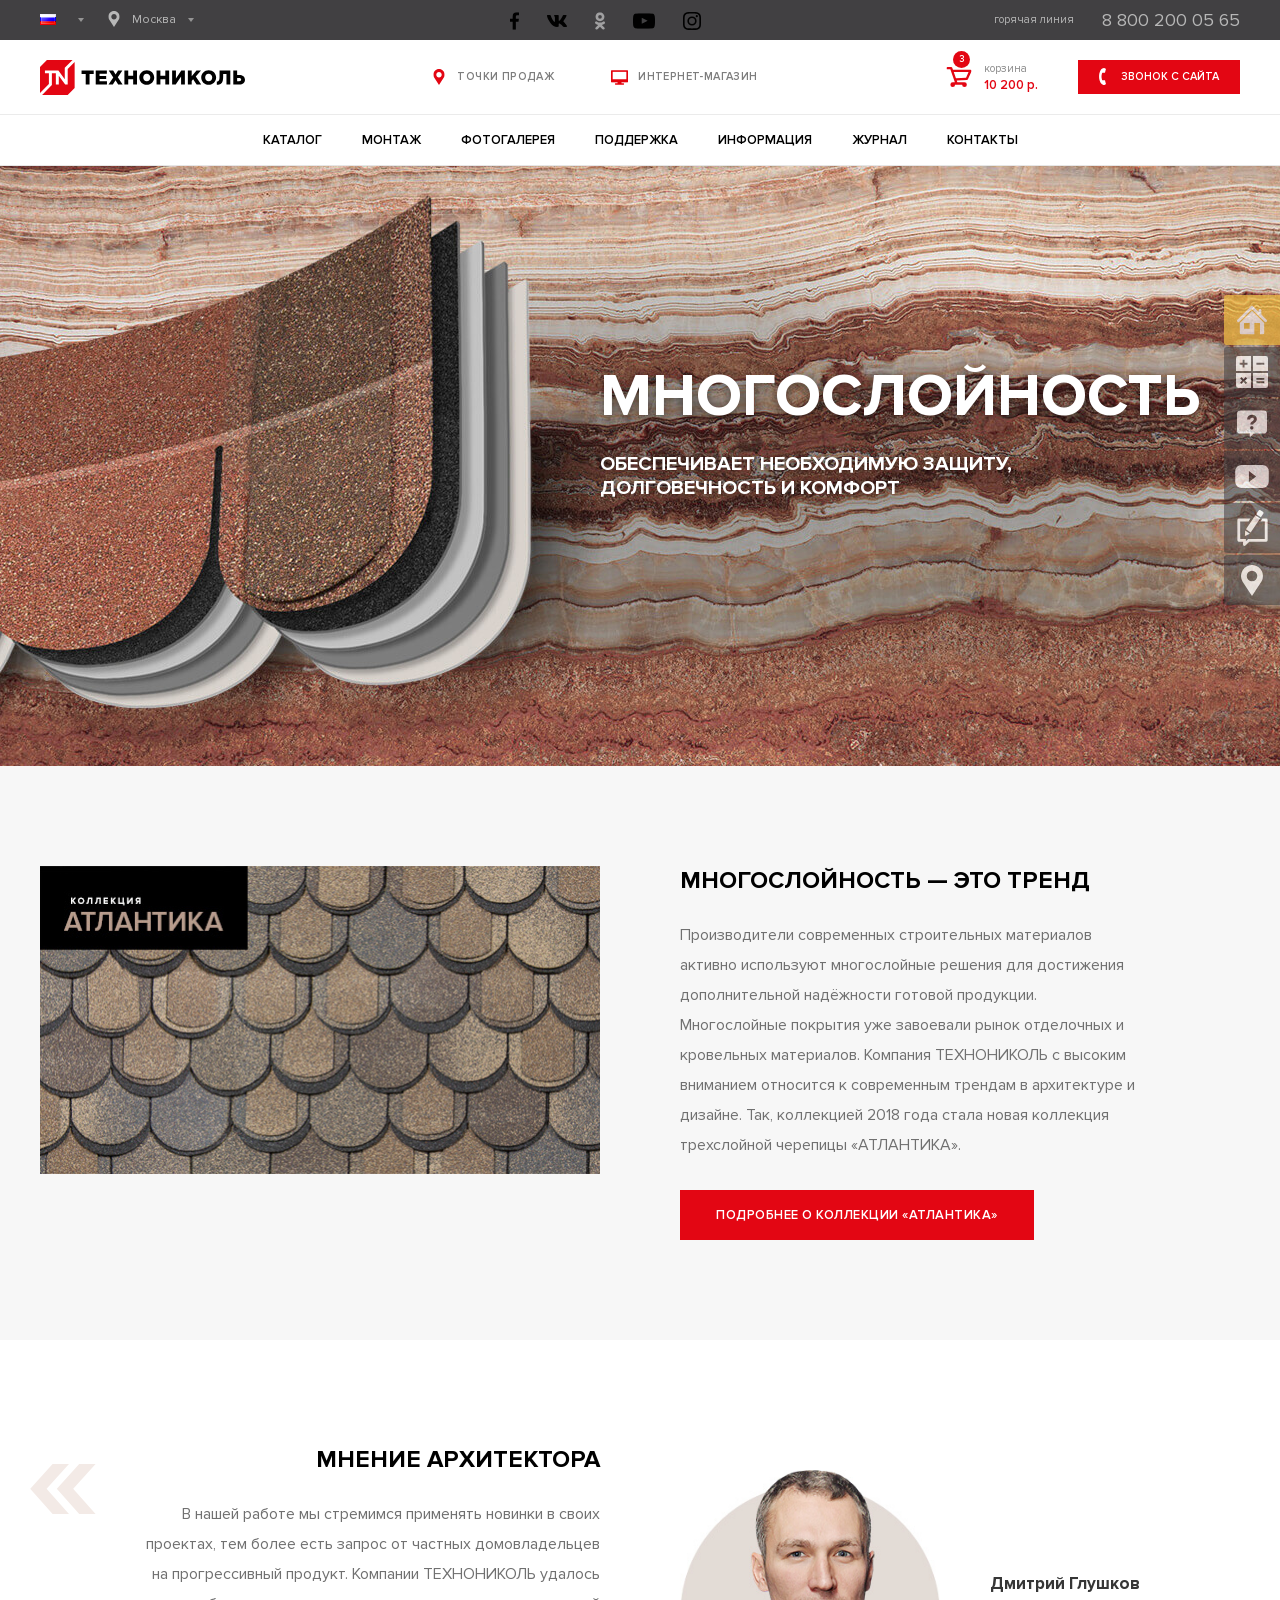
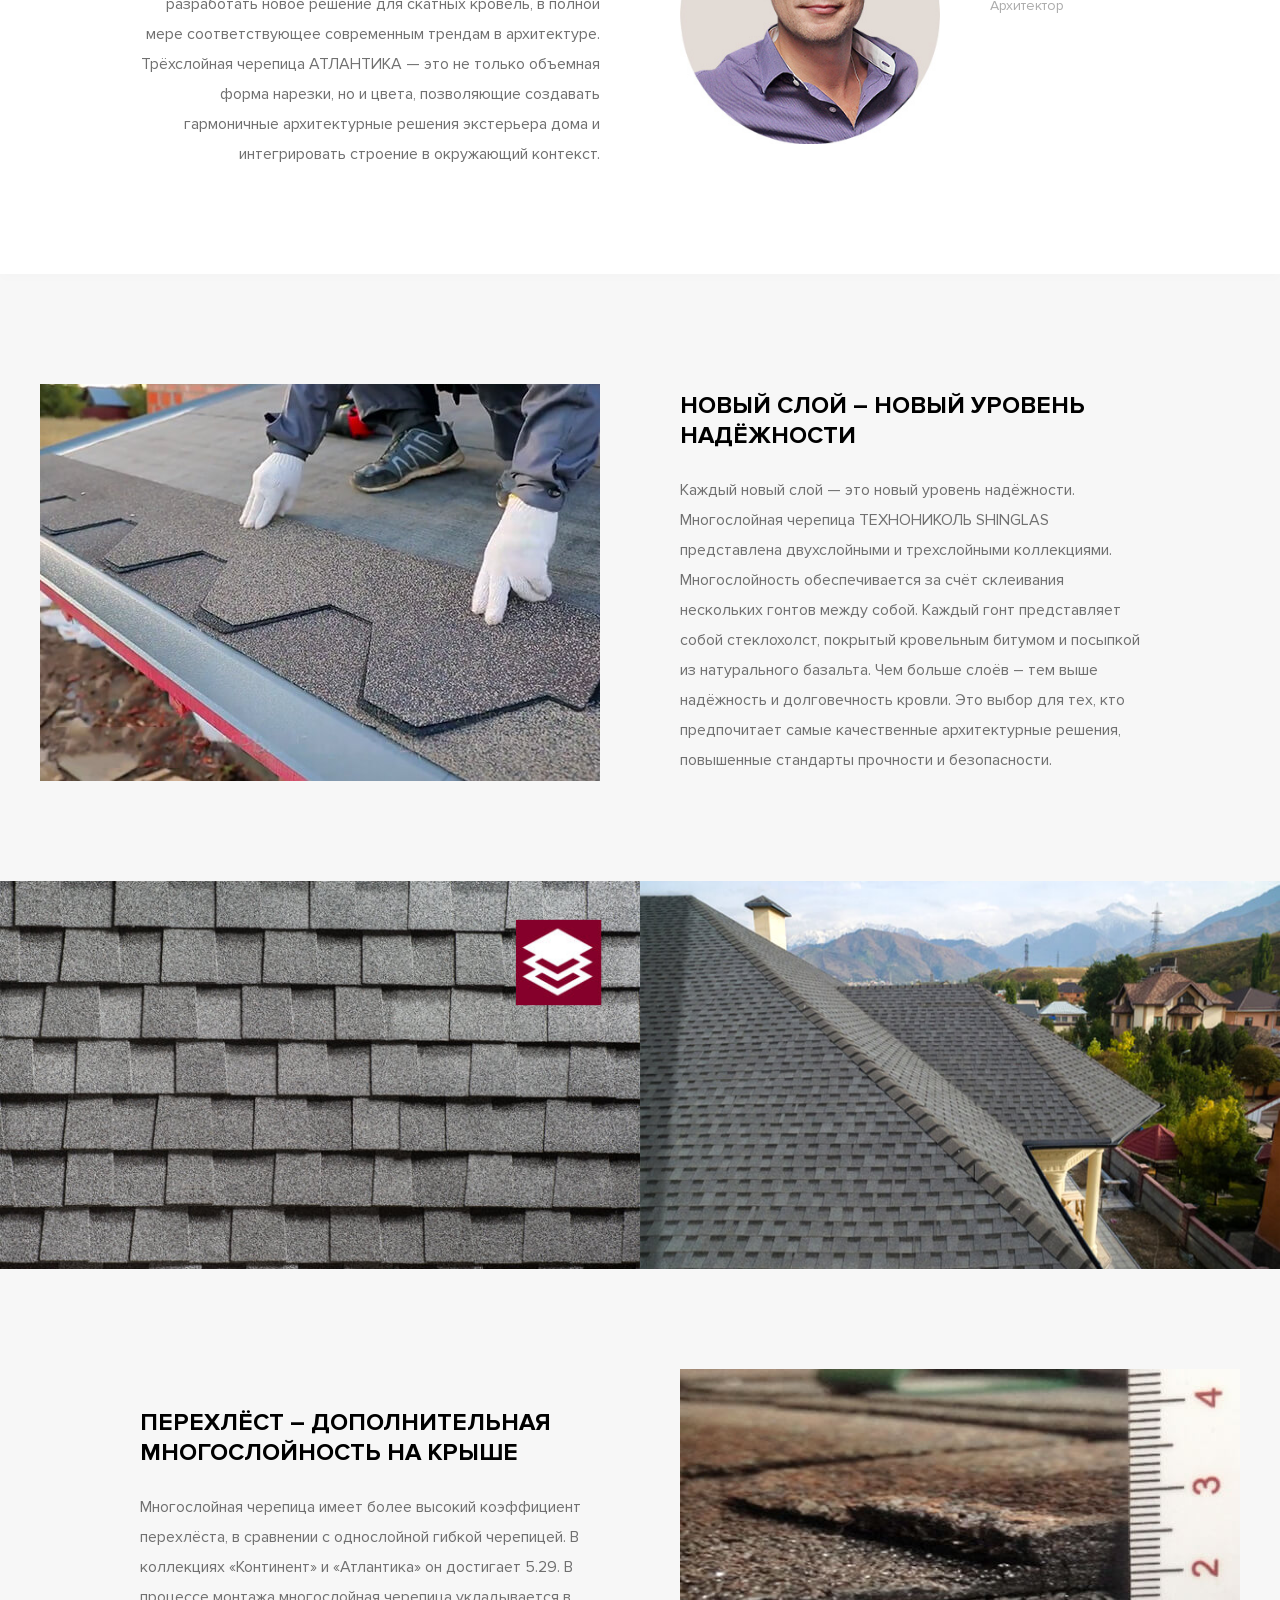
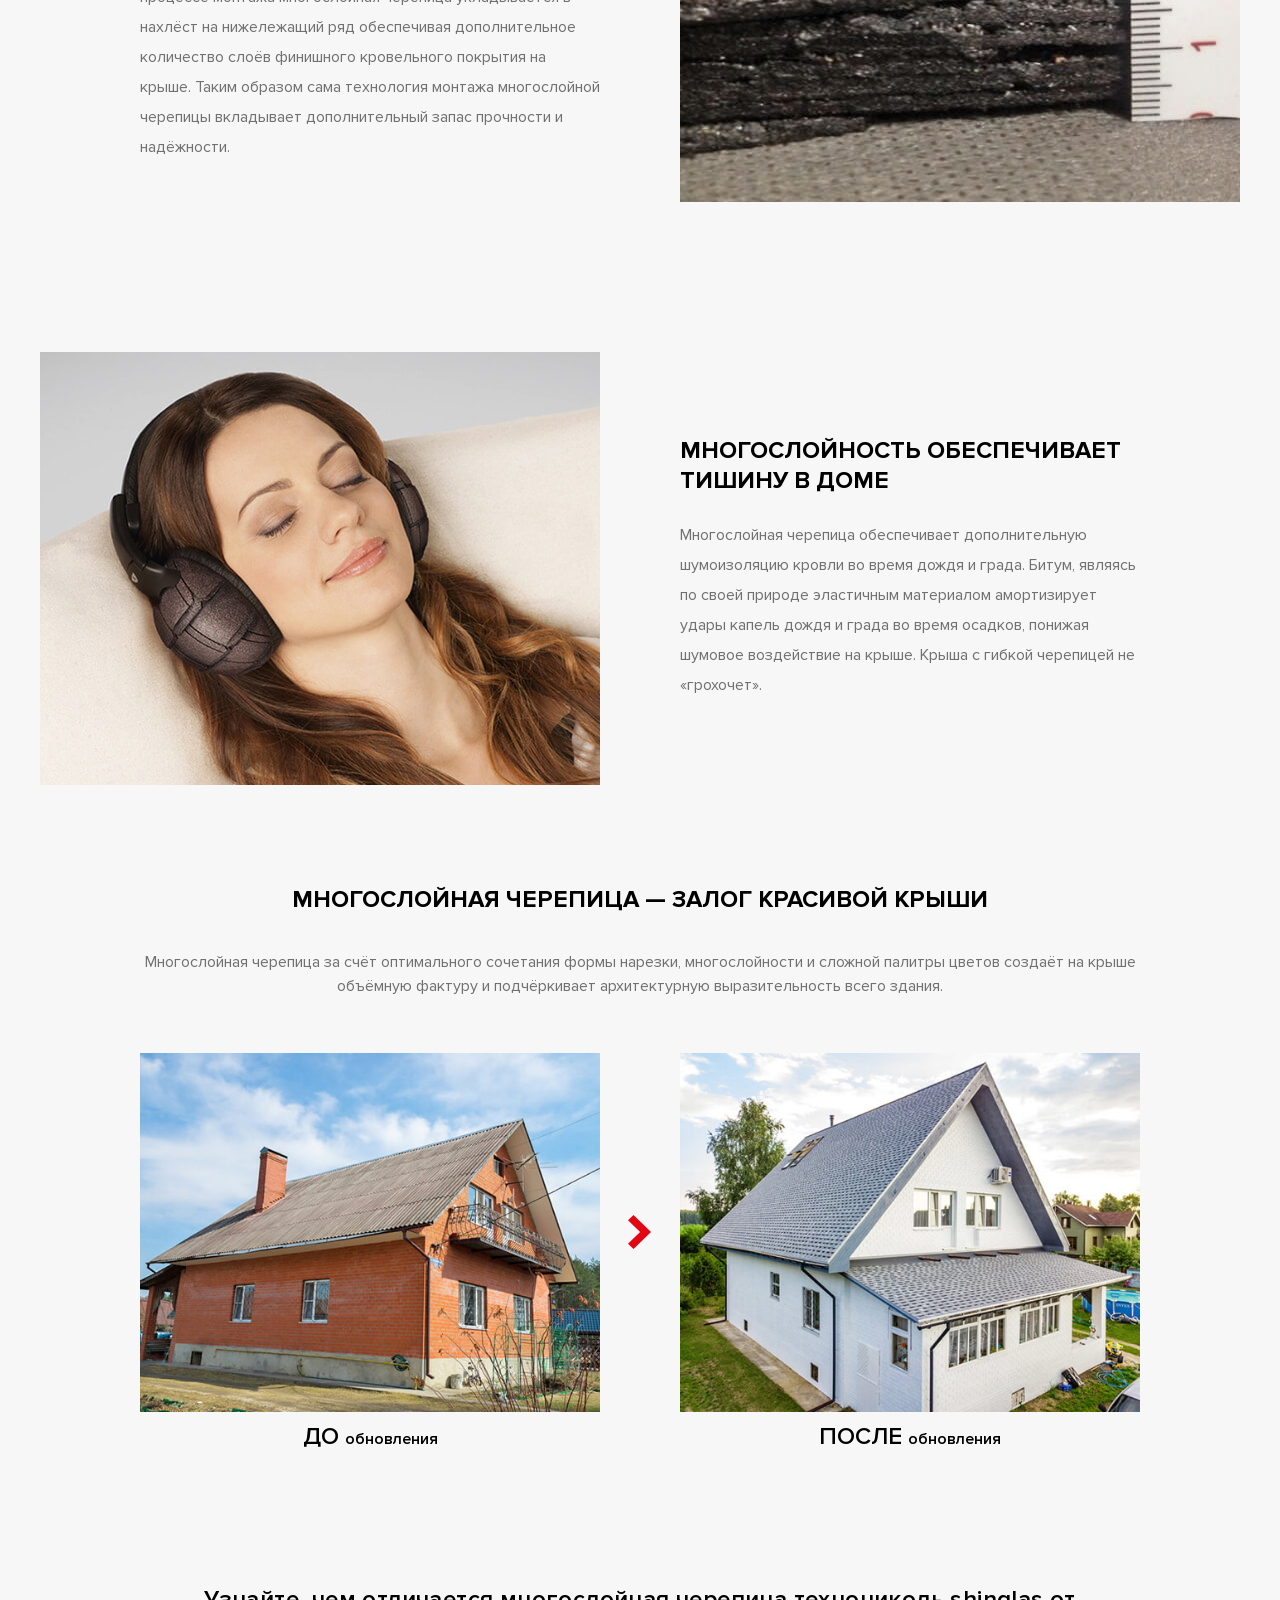
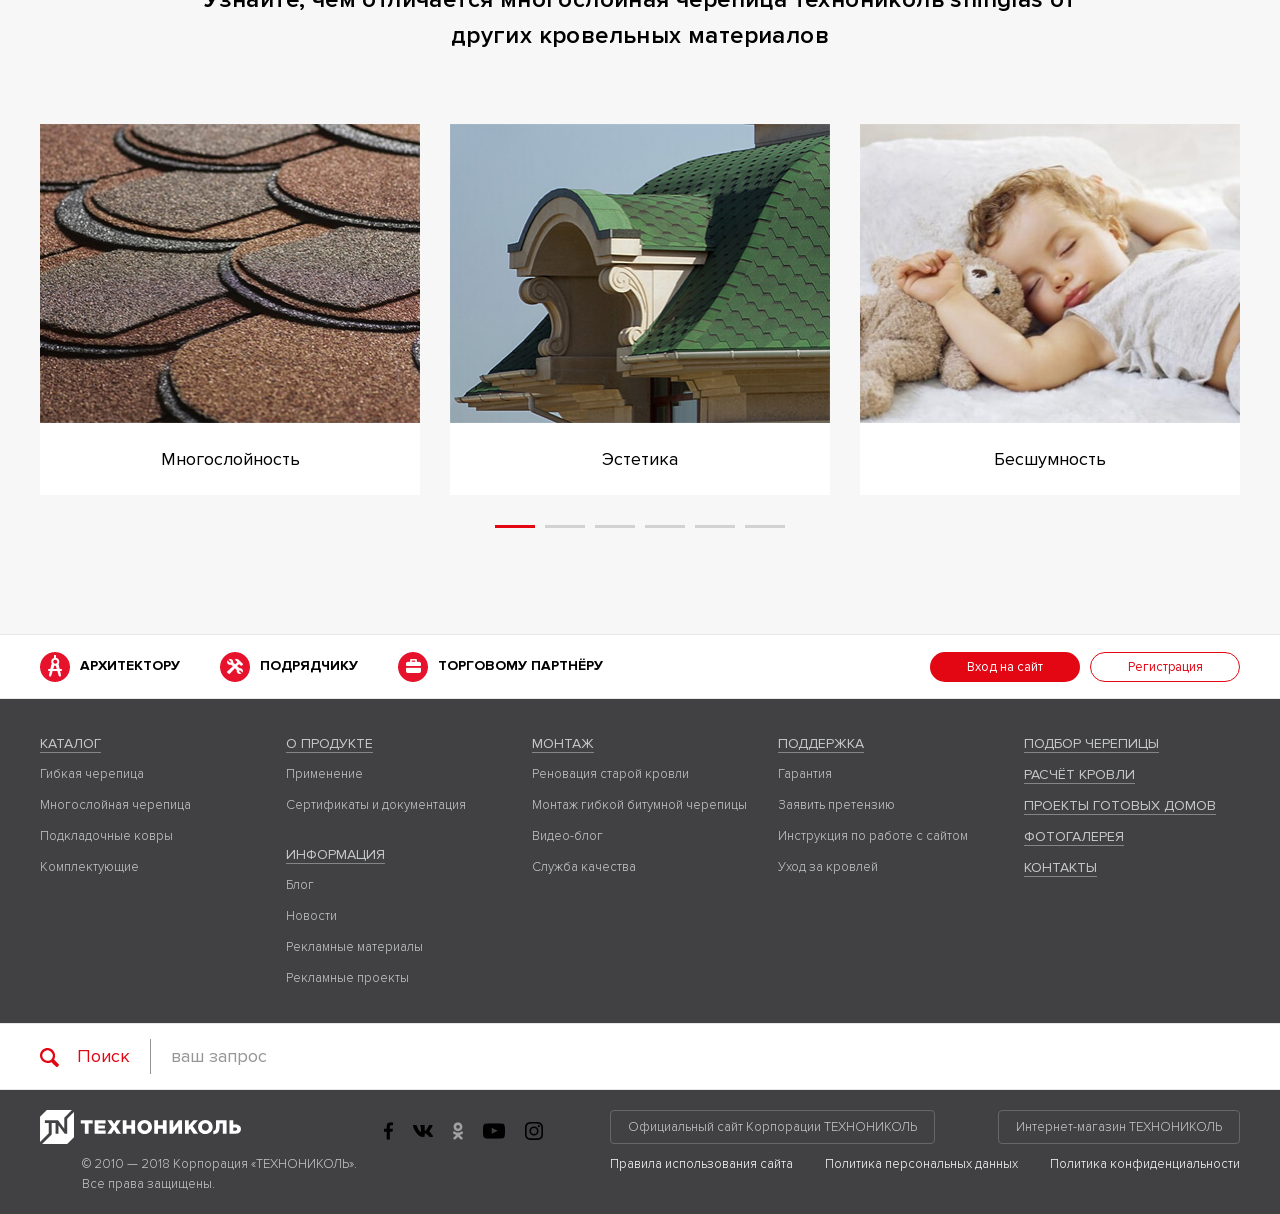
<file: mnogosloynost.html>
<!DOCTYPE html>
<html lang="ru">
  <head>
    <meta charset="utf-8">
    <meta name="viewport" content="width=device-width, initial-scale=1, shrink-to-fit=no">
    <meta name="theme-color" content="#000">
    <meta name="format-detection" content="telephone=no">
    <meta http-equiv="X-UA-Compatible" content="IE=Edge">
    <meta name="robots" content="noindex, nofollow">
    <title>Многослойность - Technonicol</title>
    <link rel="shortcut icon" href="images/favicon.ico"><link href="http://shinglas.ru/bitrix/js/altasib/editortools/templates/spoiler_template/.default/style.css?14951244731167" type="text/css"  data-template-style="true"  rel="stylesheet" />
<link href="http://shinglas.ru/bitrix/js/altasib/editortools/templates/tabs_template/.default/style.css?14951244732774" type="text/css"  data-template-style="true"  rel="stylesheet" />
<link href="http://shinglas.ru/local/css/style.min.css?1542753164934860" type="text/css"  data-template-style="true"  rel="stylesheet" />
<link href="http://shinglas.ru/local/css/lang/ru.css?150168917556" type="text/css"  data-template-style="true"  rel="stylesheet" />
<link href="http://shinglas.ru/bitrix/js/main/core/css/core.min.css?14951244742854" type="text/css"  data-template-style="true"  rel="stylesheet" />
<link href="http://shinglas.ru/local/bitrix/templates/smartinner/styles.css?1501689175365" type="text/css"  data-template-style="true"  rel="stylesheet" />
    <link rel="stylesheet" href="css/sprites.css">
    <link rel="stylesheet" href="css/normalize.css">
    <link rel="stylesheet" href="css/base.css">
    <link rel="stylesheet" href="css/slick.css">
    <link rel="stylesheet" href="css/fancybox.css">
    <link rel="stylesheet" href="css/autocomplete.css">
    <link rel="stylesheet" href="css/components.css">
    <link rel="stylesheet" href="css/layout.css">
    <link rel="stylesheet" href="css/states.css">
    <link rel="stylesheet" href="css/prod.css">
    <link rel="stylesheet" href="css/read.css">
    <link rel="stylesheet" href="css/comfort.css">
    <link rel="stylesheet" href="css/mounting.css">
    <link rel="stylesheet" href="css/claim.css">
  </head>
  <body class="page-article">
    <div class="app">
      <!-- Nav Fixed :: Start-->
      <nav class="nav-fixed js-nav-fixed">
        <button class="nav-fixed__trigger"></button>
        <ul class="nav-fixed__menu">
          <li><a class="nav-fixed__link nav-fixed__link--hightlight" href="#"><span class="nav-fixed__link-icon">
                <svg class="icon-nav-01">
                  <use xlink:href="sprites/sprite.svg#icon-nav-01"></use>
                </svg></span><span class="nav-fixed__link-text">Подбор черепицы</span></a></li>
          <li><a class="nav-fixed__link" href="#"><span class="nav-fixed__link-icon">
                <svg class="icon-nav-02">
                  <use xlink:href="sprites/sprite.svg#icon-nav-02"></use>
                </svg></span><span class="nav-fixed__link-text">...</span></a></li>
          <li><a class="nav-fixed__link" href="#"><span class="nav-fixed__link-icon">
                <svg class="icon-nav-03">
                  <use xlink:href="sprites/sprite.svg#icon-nav-03"></use>
                </svg></span><span class="nav-fixed__link-text">...</span></a></li>
          <li><a class="nav-fixed__link" href="#"><span class="nav-fixed__link-icon">
                <svg class="icon-nav-04">
                  <use xlink:href="sprites/sprite.svg#icon-nav-04"></use>
                </svg></span><span class="nav-fixed__link-text">...</span></a></li>
          <li><a class="nav-fixed__link" href="#"><span class="nav-fixed__link-icon">
                <svg class="icon-nav-05">
                  <use xlink:href="sprites/sprite.svg#icon-nav-05"></use>
                </svg></span><span class="nav-fixed__link-text">...</span></a></li>
          <li><a class="nav-fixed__link" href="#"><span class="nav-fixed__link-icon">
                <svg class="icon-nav-06">
                  <use xlink:href="sprites/sprite.svg#icon-nav-06"></use>
                </svg></span><span class="nav-fixed__link-text">...</span></a></li>
        </ul>
      </nav>
      <!-- Nav :: Fixed :: End-->
      <!-- Header :: Start-->
      <header class="header">
        <div class="header__panel header__panel--top">
          <div class="container-fluid">
            <div class="header__language">
              <button class="header__language-trigger">
                <svg class="icon-language-ru">
                  <use xlink:href="sprites/sprite.svg#icon-language-ru"></use>
                </svg>
              </button>
              <div class="header__language-dropdown">
                <ul class="header__language-menu">
                  <li><a class="header__language-link is-active" href="#">
                      <svg class="icon-language-ru">
                        <use xlink:href="sprites/sprite.svg#icon-language-ru"></use>
                      </svg>Русский</a></li>
                  <li><a class="header__language-link" href="#">
                      <svg class="icon-language-kz">
                        <use xlink:href="sprites/sprite.svg#icon-language-kz"></use>
                      </svg>Қазақ Тілі</a></li>
                  <li><a class="header__language-link" href="#">
                      <svg class="icon-language-ita">
                        <use xlink:href="sprites/sprite.svg#icon-language-ita"></use>
                      </svg>Italiano</a></li>
                  <li><a class="header__language-link" href="#">
                      <svg class="icon-language-hun">
                        <use xlink:href="sprites/sprite.svg#icon-language-hun"></use>
                      </svg>Magyar</a></li>
                  <li><a class="header__language-link" href="#">
                      <svg class="icon-language-est">
                        <use xlink:href="sprites/sprite.svg#icon-language-est"></use>
                      </svg>Eesti Keel</a></li>
                  <li><a class="header__language-link" href="#">
                      <svg class="icon-language-lva">
                        <use xlink:href="sprites/sprite.svg#icon-language-lva"></use>
                      </svg>Latviešu Valoda</a></li>
                  <li><a class="header__language-link" href="#">
                      <svg class="icon-language-ltu">
                        <use xlink:href="sprites/sprite.svg#icon-language-ltu"></use>
                      </svg>Lietùvių Kalbà</a></li>
                  <li><a class="header__language-link" href="#">
                      <svg class="icon-language-ua">
                        <use xlink:href="sprites/sprite.svg#icon-language-ua"></use>
                      </svg>Українська</a></li>
                  <li><a class="header__language-link" href="#">
                      <svg class="icon-language-svn">
                        <use xlink:href="sprites/sprite.svg#icon-language-svn"></use>
                      </svg>Slovenský Jazyk</a></li>
                  <li><a class="header__language-link" href="#">
                      <svg class="icon-language-pol">
                        <use xlink:href="sprites/sprite.svg#icon-language-pol"></use>
                      </svg>Język Polski</a></li>
                  <li><a class="header__language-link" href="#">
                      <svg class="icon-language-tur">
                        <use xlink:href="sprites/sprite.svg#icon-language-tur"></use>
                      </svg>Türkçe</a></li>
                  <li><a class="header__language-link" href="#">
                      <svg class="icon-language-rou">
                        <use xlink:href="sprites/sprite.svg#icon-language-rou"></use>
                      </svg>Limba Română</a></li>
                  <li><a class="header__language-link" href="#">
                      <svg class="icon-language-bgr">
                        <use xlink:href="sprites/sprite.svg#icon-language-bgr"></use>
                      </svg>Български Езык</a></li>
                  <li><a class="header__language-link" href="#">
                      <svg class="icon-language-cze">
                        <use xlink:href="sprites/sprite.svg#icon-language-cze"></use>
                      </svg>Čeština</a></li>
                  <li><a class="header__language-link" href="#">
                      <svg class="icon-language-deu">
                        <use xlink:href="sprites/sprite.svg#icon-language-deu"></use>
                      </svg>Deutsch</a></li>
                  <li><a class="header__language-link" href="#">
                      <svg class="icon-language-eng">
                        <use xlink:href="sprites/sprite.svg#icon-language-eng"></use>
                      </svg>English</a></li>
                </ul>
              </div>
            </div>
            <div class="header__location">
              <button class="header__location-trigger" data-fancybox data-src="#popup-location">
                <svg class="icon-location">
                  <use xlink:href="sprites/sprite.svg#icon-location"></use>
                </svg>Москва
              </button>
            </div>
            <nav class="header__social"><a class="header__social-link" href="#">
                <svg class="icon-social-fb">
                  <use xlink:href="sprites/sprite.svg#icon-social-fb"></use>
                </svg></a><a class="header__social-link" href="#">
                <svg class="icon-social-vk">
                  <use xlink:href="sprites/sprite.svg#icon-social-vk"></use>
                </svg></a><a class="header__social-link" href="#">
                <svg class="icon-social-od">
                  <use xlink:href="sprites/sprite.svg#icon-social-od"></use>
                </svg></a><a class="header__social-link" href="#">
                <svg class="icon-social-yt">
                  <use xlink:href="sprites/sprite.svg#icon-social-yt"></use>
                </svg></a><a class="header__social-link" href="#">
                <svg class="icon-social-im">
                  <use xlink:href="sprites/sprite.svg#icon-social-im"></use>
                </svg></a></nav>
            <p class="header__phone"><small class="header__phone-text">горячая линия</small><a class="header__phone-link" href="tel:88002000565">8 800 200 05 65</a></p>
          </div>
        </div>
        <div class="header__panel header__panel--middle">
          <div class="container-fluid">
            <div class="header__logo"><a href="#"><img src="images/logo.svg" alt="ТЕХНОНИКОЛЬ"></a></div>
            <nav class="header__links"><a class="header__links-item" href="#">
                <svg class="icon-location">
                  <use xlink:href="sprites/sprite.svg#icon-location"></use>
                </svg>точки продаж</a><a class="header__links-item" href="#">
                <svg class="icon-shop">
                  <use xlink:href="sprites/sprite.svg#icon-shop"></use>
                </svg>интернет-магазин</a></nav><a class="header__basket" href="#">
              <figure class="header__basket-icon">
                <svg class="icon-basket">
                  <use xlink:href="sprites/sprite.svg#icon-basket"></use>
                </svg>
                <mark>3</mark>
              </figure>
              <p class="header__basket-price"><small>корзина</small>10 200 р.</p></a>
            <div class="header__call"><a class="btn btn--34 btn--red" href="#">
                <svg class="icon-call">
                  <use xlink:href="sprites/sprite.svg#icon-call"></use>
                </svg>звонок с сайта</a></div>
          </div>
        </div>
        <div class="header__panel header__panel--bottom">
          <div class="container-fluid">
            <nav class="header__nav">
              <button class="header__nav-trigger"><span></span><span></span><span></span></button>
              <div class="header__nav-content">
                <ul class="header__nav-menu">
                  <li><a class="header__nav-link header__nav-link--arrow" href="#">Каталог</a>
                    <div class="header__nav-dropdown"><span class="header__nav-back">
                        <svg class="icon-back">
                          <use xlink:href="sprites/sprite.svg#icon-back"></use>
                        </svg>назад</span>
                      <div class="header__nav-group">
                        <ul class="header__nav-menu">
                          <li><a class="header__nav-link header__nav-link--arrow" href="#">Гибкая черепица</a>
                            <div class="header__nav-dropdown"><span class="header__nav-back">
                                <svg class="icon-back">
                                  <use xlink:href="sprites/sprite.svg#icon-back"></use>
                                </svg>назад</span>
                              <ul class="header__nav-menu">
                                <li><a class="header__nav-link" href="#">Серия Ультра</a>
                                  <ul class="header__nav-menu header__nav-menu--sub">
                                    <li><a class="header__nav-link" href="#">Самба</a></li>
                                    <li><a class="header__nav-link" href="#">Фокстрот</a></li>
                                  </ul>
                                </li>
                                <li><a class="header__nav-link" href="#">Серия Классик</a>
                                  <ul class="header__nav-menu header__nav-menu--sub">
                                    <li><a class="header__nav-link" href="#">Модерн</a></li>
                                    <li><a class="header__nav-link" href="#">Румба</a></li>
                                    <li><a class="header__nav-link" href="#">Кадриль</a></li>
                                    <li><a class="header__nav-link" href="#">Фламенко</a></li>
                                    <li><a class="header__nav-link" href="#">Танго</a></li>
                                  </ul>
                                </li>
                                <li><a class="header__nav-link" href="#">Серия Финская</a>
                                  <ul class="header__nav-menu header__nav-menu--sub">
                                    <li><a class="header__nav-link" href="#">Аккорд</a></li>
                                    <li><a class="header__nav-link" href="#">Соната</a></li>
                                  </ul>
                                </li>
                                <li><a class="header__nav-link" href="#">КОНЬКОВО-КАРНИЗНАЯ ЧЕРЕПИЦА</a></li>
                              </ul>
                            </div>
                          </li>
                        </ul>
                      </div>
                      <div class="header__nav-group">
                        <ul class="header__nav-menu">
                          <li><a class="header__nav-link header__nav-link--arrow" href="#">Многослойная черепица</a>
                            <div class="header__nav-dropdown"><span class="header__nav-back">
                                <svg class="icon-back">
                                  <use xlink:href="sprites/sprite.svg#icon-back"></use>
                                </svg>назад</span>
                              <ul class="header__nav-menu header__nav-menu--sub">
                                <li><a class="header__nav-link" href="#">Атлантика</a></li>
                                <li><a class="header__nav-link" href="#">Континент</a></li>
                                <li><a class="header__nav-link" href="#">Вестерн</a></li>
                                <li><a class="header__nav-link" href="#">Джаз</a></li>
                                <li><a class="header__nav-link" href="#">Кантри</a></li>
                                <li><a class="header__nav-link" href="#">Ранчо</a></li>
                              </ul>
                            </div>
                          </li>
                        </ul>
                      </div>
                      <div class="header__nav-group">
                        <ul class="header__nav-menu">
                          <li><a class="header__nav-link" href="#">Комплектующие для кровли</a>
                            <div class="header__nav-dropdown"><span class="header__nav-back">
                                <svg class="icon-back">
                                  <use xlink:href="sprites/sprite.svg#icon-back"></use>
                                </svg>назад</span>
                              <ul class="header__nav-menu header__nav-menu--sub">
                                <li><a class="header__nav-link" href="#">Планки и гвозди</a></li>
                                <li><a class="header__nav-link" href="#">Снегодержатели</a></li>
                                <li><a class="header__nav-link" href="#">Строительная химия</a></li>
                                <li><a class="header__nav-link" href="#">Планки и гвозди</a></li>
                                <li><a class="header__nav-link" href="#">Снегодержатели</a></li>
                              </ul>
                            </div>
                          </li>
                        </ul>
                      </div>
                      <div class="header__nav-group">
                        <ul class="header__nav-menu">
                          <li><a class="header__nav-link" href="#">Фасадная плитка</a></li>
                          <li><a class="header__nav-link" href="#">Водосточная система</a></li>
                          <li><a class="header__nav-link" href="#">Пластиковая вентиляция</a></li>
                          <li><a class="header__nav-link" href="#">Пневмоинструмент</a></li>
                        </ul>
                      </div>
                    </div>
                  </li>
                  <li><a class="header__nav-link header__nav-link--arrow" href="#">Монтаж</a>
                    <div class="header__nav-dropdown"><span class="header__nav-back">
                        <svg class="icon-back">
                          <use xlink:href="sprites/sprite.svg#icon-back"></use>
                        </svg>назад</span>
                      <ul class="header__nav-menu">
                        <li><a class="header__nav-link" href="#">Гибкая черепица</a></li>
                        <li><a class="header__nav-link" href="#">Многослойная черепица</a></li>
                        <li><a class="header__nav-link" href="#">Фасадная плитка</a></li>
                        <li><a class="header__nav-link" href="#">Водосточная система</a></li>
                      </ul>
                    </div>
                  </li>
                  <li><a class="header__nav-link" href="#">Фотогалерея</a></li>
                  <li><a class="header__nav-link" href="#">Поддержка</a></li>
                  <li><a class="header__nav-link" href="#">Информация</a></li>
                  <li><a class="header__nav-link" href="#">Журнал</a></li>
                  <li><a class="header__nav-link" href="#">Контакты</a></li>
                </ul>
                <!-- For mobile only < 768px-->
                <div class="is-md-hidden">
                  <div class="header__nav-panel header__nav-panel--white">
                    <nav class="header__links"><a class="header__links-item" href="#">
                        <svg class="icon-location">
                          <use xlink:href="sprites/sprite.svg#icon-location"></use>
                        </svg>точки продаж</a><a class="header__links-item" href="#">
                        <svg class="icon-shop">
                          <use xlink:href="sprites/sprite.svg#icon-shop"></use>
                        </svg>интернет-магазин</a></nav><a class="header__basket" href="#">
                      <figure class="header__basket-icon">
                        <svg class="icon-basket">
                          <use xlink:href="sprites/sprite.svg#icon-basket"></use>
                        </svg>
                        <mark>3</mark>
                      </figure>
                      <p class="header__basket-price"><small>корзина</small>10 200 р.</p></a>
                    <div class="header__call"><a class="btn btn--34 btn--red" href="#">
                        <svg class="icon-call">
                          <use xlink:href="sprites/sprite.svg#icon-call"></use>
                        </svg>звонок с сайта</a></div>
                  </div>
                  <div class="header__nav-panel header__nav-panel--dark">
                    <div class="header__language">
                      <button class="header__language-trigger">
                        <svg class="icon-language-ru">
                          <use xlink:href="sprites/sprite.svg#icon-language-ru"></use>
                        </svg>Русский
                      </button>
                      <div class="header__language-dropdown">
                        <ul class="header__language-menu">
                          <li><a class="header__language-link is-active" href="#">
                              <svg class="icon-language-ru">
                                <use xlink:href="sprites/sprite.svg#icon-language-ru"></use>
                              </svg>Русский</a></li>
                          <li><a class="header__language-link" href="#">
                              <svg class="icon-language-kz">
                                <use xlink:href="sprites/sprite.svg#icon-language-kz"></use>
                              </svg>Қазақ Тілі</a></li>
                          <li><a class="header__language-link" href="#">
                              <svg class="icon-language-ita">
                                <use xlink:href="sprites/sprite.svg#icon-language-ita"></use>
                              </svg>Italiano</a></li>
                          <li><a class="header__language-link" href="#">
                              <svg class="icon-language-hun">
                                <use xlink:href="sprites/sprite.svg#icon-language-hun"></use>
                              </svg>Magyar</a></li>
                          <li><a class="header__language-link" href="#">
                              <svg class="icon-language-est">
                                <use xlink:href="sprites/sprite.svg#icon-language-est"></use>
                              </svg>Eesti Keel</a></li>
                          <li><a class="header__language-link" href="#">
                              <svg class="icon-language-lva">
                                <use xlink:href="sprites/sprite.svg#icon-language-lva"></use>
                              </svg>Latviešu Valoda</a></li>
                          <li><a class="header__language-link" href="#">
                              <svg class="icon-language-ltu">
                                <use xlink:href="sprites/sprite.svg#icon-language-ltu"></use>
                              </svg>Lietùvių Kalbà</a></li>
                          <li><a class="header__language-link" href="#">
                              <svg class="icon-language-ua">
                                <use xlink:href="sprites/sprite.svg#icon-language-ua"></use>
                              </svg>Українська</a></li>
                          <li><a class="header__language-link" href="#">
                              <svg class="icon-language-svn">
                                <use xlink:href="sprites/sprite.svg#icon-language-svn"></use>
                              </svg>Slovenský Jazyk</a></li>
                          <li><a class="header__language-link" href="#">
                              <svg class="icon-language-pol">
                                <use xlink:href="sprites/sprite.svg#icon-language-pol"></use>
                              </svg>Język Polski</a></li>
                          <li><a class="header__language-link" href="#">
                              <svg class="icon-language-tur">
                                <use xlink:href="sprites/sprite.svg#icon-language-tur"></use>
                              </svg>Türkçe</a></li>
                          <li><a class="header__language-link" href="#">
                              <svg class="icon-language-rou">
                                <use xlink:href="sprites/sprite.svg#icon-language-rou"></use>
                              </svg>Limba Română</a></li>
                          <li><a class="header__language-link" href="#">
                              <svg class="icon-language-bgr">
                                <use xlink:href="sprites/sprite.svg#icon-language-bgr"></use>
                              </svg>Български Езык</a></li>
                          <li><a class="header__language-link" href="#">
                              <svg class="icon-language-cze">
                                <use xlink:href="sprites/sprite.svg#icon-language-cze"></use>
                              </svg>Čeština</a></li>
                          <li><a class="header__language-link" href="#">
                              <svg class="icon-language-deu">
                                <use xlink:href="sprites/sprite.svg#icon-language-deu"></use>
                              </svg>Deutsch</a></li>
                          <li><a class="header__language-link" href="#">
                              <svg class="icon-language-eng">
                                <use xlink:href="sprites/sprite.svg#icon-language-eng"></use>
                              </svg>English</a></li>
                        </ul>
                      </div>
                    </div>
                    <div class="header__location">
                      <button class="header__location-trigger" data-fancybox data-src="#popup-location">
                        <svg class="icon-location">
                          <use xlink:href="sprites/sprite.svg#icon-location"></use>
                        </svg>Москва
                      </button>
                    </div>
                    <nav class="header__social"><a class="header__social-link" href="#">
                        <svg class="icon-social-fb">
                          <use xlink:href="sprites/sprite.svg#icon-social-fb"></use>
                        </svg></a><a class="header__social-link" href="#">
                        <svg class="icon-social-vk">
                          <use xlink:href="sprites/sprite.svg#icon-social-vk"></use>
                        </svg></a><a class="header__social-link" href="#">
                        <svg class="icon-social-od">
                          <use xlink:href="sprites/sprite.svg#icon-social-od"></use>
                        </svg></a><a class="header__social-link" href="#">
                        <svg class="icon-social-yt">
                          <use xlink:href="sprites/sprite.svg#icon-social-yt"></use>
                        </svg></a><a class="header__social-link" href="#">
                        <svg class="icon-social-im">
                          <use xlink:href="sprites/sprite.svg#icon-social-im"></use>
                        </svg></a></nav>
                    <p class="header__phone"><small class="header__phone-text">горячая линия</small><a class="header__phone-link" href="tel:88002000565">8 800 200 05 65</a></p>
                  </div>
                </div>
              </div>
            </nav>
          </div>
        </div>
      </header>
      <!-- Header :: End-->
      <!-- Main :: Start-->
      <main class="main">
        <!-- Article :: Start-->
        <article class="article">
          <div class="container-fluid">
            <div class="article__head article__head--right">
              <picture class="article__head-image">
                <source srcset="images/img-m-hero-320.jpg" media="(max-width: 576px)"><img src="images/img-m-hero.jpg" alt="">
              </picture>
              <div class="row">
                <div class="col-xl-6 push-xl-6">
                  <h1 class="article__head-title">Многослойность<small>обеспечивает необходимую защиту, долговечность и комфорт</small></h1>
                </div>
              </div>
            </div>
            <div class="article__body">
              <section class="article__section article__section--100">
                <div class="row">
                  <div class="col-sm-6 push-sm-6">
                    <div class="article__section-desc">
                      <h2>многослойность — это тренд</h2>
                      <p>Производители современных строительных материалов активно используют многослойные решения для достижения дополнительной надёжности готовой продукции. Многослойные покрытия уже завоевали рынок отделочных и кровельных материалов. Компания ТЕХНОНИКОЛЬ с высоким вниманием относится к современным трендам в архитектуре и дизайне. Так, коллекцией 2018 года стала новая коллекция трехслойной черепицы «АТЛАНТИКА». </p><a class="btn btn--50 btn--red" href="#">подробнее о коллекции «атлантика»</a>
                    </div>
                  </div>
                  <div class="col-sm-6 pull-sm-6">
                    <picture class="article__section-image article__section-image--left">
                      <source srcset="images/img-m-01-320.jpg" media="(max-width: 576px)"><img src="images/img-m-01.jpg" alt="">
                    </picture>
                  </div>
                </div>
              </section>
              <section class="article__section article__section--blockquote article__section--white">
                <div class="row">
                  <div class="col-md-6 push-md-6">
                    <div class="article__section-user">
                      <figure class="article__section-user-image"><img src="images/img-m-02.jpg" alt=""></figure>
                      <p class="article__section-user-caption">Дмитрий Глушков<small>Архитектор</small></p>
                    </div>
                  </div>
                  <div class="col-md-6 pull-md-6">
                    <div class="article__section-desc">
                      <h2>мнение архитектора</h2>
                      <p>В нашей работе мы стремимся применять новинки в своих проектах, тем более есть запрос от частных домовладельцев на прогрессивный продукт. Компании ТЕХНОНИКОЛЬ удалось разработать новое решение для скатных кровель, в полной мере соответствующее современным трендам в архитектуре. Трёхслойная черепица АТЛАНТИКА — это не только объемная форма нарезки, но и цвета, позволяющие создавать гармоничные архитектурные решения экстерьера дома и интегрировать строение в окружающий контекст.</p>
                    </div>
                  </div>
                </div>
              </section>
              <section class="article__section article__section--100">
                <div class="row">
                  <div class="col-sm-6">
                    <figure class="article__section-image article__section-image--left"><img src="images/img-m-03.jpg" alt=""></figure>
                  </div>
                  <div class="col-sm-6 align-self-center">
                    <div class="article__section-desc">
                      <h2>Новый слой – новый уровень надёжности</h2>
                      <p>Каждый новый слой — это новый уровень надёжности. Многослойная черепица ТЕХНОНИКОЛЬ SHINGLAS представлена двухслойными и трехслойными коллекциями. Многослойность обеспечивается за счёт склеивания нескольких гонтов между собой. Каждый гонт представляет собой стеклохолст, покрытый кровельным битумом и посыпкой из натурального базальта. Чем больше слоёв – тем выше надёжность и долговечность кровли.  Это выбор для тех, кто предпочитает самые качественные архитектурные решения, повышенные стандарты прочности и безопасности.</p>
                    </div>
                  </div>
                </div>
              </section>
              <section class="article__section article__section--0">
                <div class="article__section-full">
                  <figure class="article__section-image"><img src="images/img-m-04.jpg" alt=""></figure>
                  <figure class="article__section-image"><img src="images/img-m-05.jpg" alt=""></figure>
                </div>
              </section>
              <section class="article__section article__section--100">
                <div class="row">
                  <div class="col-sm-6 align-self-center">
                    <div class="article__section-desc">
                      <h2>Перехлёст – дополнительная многослойность на крыше</h2>
                      <p>Многослойная черепица имеет более высокий коэффициент перехлёста, в сравнении с однослойной гибкой черепицей. В коллекциях «Континент» и «Атлантика» он достигает 5.29.  В процессе монтажа многослойная черепица укладывается в нахлёст на нижележащий ряд обеспечивая дополнительное количество слоёв финишного кровельного покрытия на крыше. Таким образом сама технология монтажа многослойной черепицы вкладывает дополнительный запас прочности и надёжности.</p>
                    </div>
                  </div>
                  <div class="col-sm-6">
                    <figure class="article__section-image article__section-image--right"><img src="images/img-m-06.jpg" alt=""></figure>
                  </div>
                </div>
              </section>
              <section class="article__section">
                <div class="row">
                  <div class="col-sm-6 push-sm-6 align-self-center">
                    <div class="article__section-desc">
                      <h2>Многослойность обеспечивает тишину в доме</h2>
                      <p>Многослойная черепица обеспечивает дополнительную шумоизоляцию кровли во время дождя и града. Битум, являясь по своей природе эластичным материалом амортизирует удары капель дождя и града во время осадков, понижая шумовое воздействие на крыше. Крыша с гибкой черепицей не «грохочет».</p>
                    </div>
                  </div>
                  <div class="col-sm-6 pull-sm-6">
                    <figure class="article__section-image article__section-image--left"><img src="images/img-m-07.jpg" alt=""></figure>
                  </div>
                </div>
              </section>
              <section class="article__section">
                <h2 class="article__section-heading">Многослойная черепица — залог красивой крыши</h2>
                <p class="article__section-text">Многослойная черепица за счёт оптимального сочетания формы нарезки, многослойности и сложной палитры цветов создаёт на крыше объёмную фактуру и подчёркивает архитектурную выразительность всего здания.</p>
                <div class="article__fromto">
                  <div class="article__fromto-slides js-slick-fromto">
                    <figure class="article__fromto-image"><img src="images/img-m-08.jpg" alt="">
                      <figcaption>до <small> обновления</small></figcaption>
                    </figure>
                    <figure class="article__fromto-image"><img src="images/img-m-09.jpg" alt="">
                      <figcaption>после <small> обновления</small></figcaption>
                    </figure>
                  </div>
                </div>
              </section>
            </div>
          </div>
        </article>
        <!-- Article :: End-->
        <!-- Other :: Start-->
        <div class="other">
          <div class="container-fluid">
            <h2 class="other__heading">Узнайте, чем отличается многослойная черепица технониколь shinglas от других кровельных материалов</h2>
            <div class="other__slides js-slick-other"><a class="other__item" href="#">
                <figure class="other__item-image"><img src="images/img-other-01.jpg" alt=""></figure>
                <div class="other__item-desc">
                  <h3 class="other__item-title">Многослойность</h3>
                </div></a><a class="other__item" href="#">
                <figure class="other__item-image"><img src="images/img-other-02.jpg" alt=""></figure>
                <div class="other__item-desc">
                  <h3 class="other__item-title">Эстетика</h3>
                </div></a><a class="other__item" href="#">
                <figure class="other__item-image"><img src="images/img-other-03.jpg" alt=""></figure>
                <div class="other__item-desc">
                  <h3 class="other__item-title">Бесшумность</h3>
                </div></a><a class="other__item" href="#">
                <figure class="other__item-image"><img src="images/img-other-01.jpg" alt=""></figure>
                <div class="other__item-desc">
                  <h3 class="other__item-title">Многослойность</h3>
                </div></a><a class="other__item" href="#">
                <figure class="other__item-image"><img src="images/img-other-02.jpg" alt=""></figure>
                <div class="other__item-desc">
                  <h3 class="other__item-title">Эстетика</h3>
                </div></a><a class="other__item" href="#">
                <figure class="other__item-image"><img src="images/img-other-03.jpg" alt=""></figure>
                <div class="other__item-desc">
                  <h3 class="other__item-title">Бесшумность</h3>
                </div></a></div>
          </div>
        </div>
        <!-- Other :: End-->
      </main>
      <!-- Main :: End-->
      <!-- Footer :: Start-->
      <footer class="footer">
        <div class="footer__panel footer__panel--white">
          <div class="container-fluid">
            <div class="footer__partners">
              <button class="footer__partners-btn">партнёрам
                <svg class="icon-arrow-down">
                  <use xlink:href="sprites/sprite.svg#icon-arrow-down"></use>
                </svg>
              </button>
              <div class="footer__partners-dropdown">
                <ul class="footer__partners-menu">
                  <li><a class="footer__partners-link" href="#">
                      <svg class="icon-partners-01">
                        <use xlink:href="sprites/sprite.svg#icon-partners-01"></use>
                      </svg>архитектору</a></li>
                  <li><a class="footer__partners-link" href="#">
                      <svg class="icon-partners-02">
                        <use xlink:href="sprites/sprite.svg#icon-partners-02"></use>
                      </svg>подрядчику</a></li>
                  <li><a class="footer__partners-link" href="#">
                      <svg class="icon-partners-03">
                        <use xlink:href="sprites/sprite.svg#icon-partners-03"></use>
                      </svg>торговому партнёру</a></li>
                </ul>
                <div class="footer__partners-control"><a class="btn btn--rounded btn--30 btn--red" href="#">Вход на сайт</a><a class="btn btn--rounded btn--30 btn--red-empty" href="#">Регистрация</a></div>
              </div>
            </div>
          </div>
        </div>
        <div class="footer__panel footer__panel--dark">
          <div class="container-fluid">
            <nav class="footer__nav">
              <div class="row">
                <div class="col-md">
                  <div class="footer__nav-group"><span class="footer__nav-title"><a class="footer__nav-link" href="#">Каталог</a></span>
                    <ul class="footer__nav-menu">
                      <li><a class="footer__nav-link" href="#">Гибкая черепица</a></li>
                      <li><a class="footer__nav-link" href="#">Многослойная черепица</a></li>
                      <li><a class="footer__nav-link" href="#">Подкладочные ковры</a></li>
                      <li><a class="footer__nav-link" href="#">Комплектующие</a></li>
                    </ul>
                  </div>
                </div>
                <div class="col-md">
                  <div class="footer__nav-group"><span class="footer__nav-title"><a class="footer__nav-link" href="#">о продукте</a></span>
                    <ul class="footer__nav-menu">
                      <li><a class="footer__nav-link" href="#">Применение</a></li>
                      <li><a class="footer__nav-link" href="#">Сертификаты и документация</a></li>
                    </ul>
                  </div>
                  <div class="footer__nav-group"><span class="footer__nav-title"><a class="footer__nav-link" href="#">информация</a></span>
                    <ul class="footer__nav-menu">
                      <li><a class="footer__nav-link" href="#">Блог</a></li>
                      <li><a class="footer__nav-link" href="#">Новости</a></li>
                      <li><a class="footer__nav-link" href="#">Рекламные материалы</a></li>
                      <li><a class="footer__nav-link" href="#">Рекламные проекты</a></li>
                    </ul>
                  </div>
                </div>
                <div class="col-md">
                  <div class="footer__nav-group"><span class="footer__nav-title"><a class="footer__nav-link" href="#">монтаж</a></span>
                    <ul class="footer__nav-menu">
                      <li><a class="footer__nav-link" href="#">Реновация старой кровли</a></li>
                      <li><a class="footer__nav-link" href="#">Монтаж гибкой битумной черепицы</a></li>
                      <li><a class="footer__nav-link" href="#">Видео-блог</a></li>
                      <li><a class="footer__nav-link" href="#">Служба качества</a></li>
                    </ul>
                  </div>
                </div>
                <div class="col-md">
                  <div class="footer__nav-group"><span class="footer__nav-title"><a class="footer__nav-link" href="#">поддержка</a></span>
                    <ul class="footer__nav-menu">
                      <li><a class="footer__nav-link" href="#">Гарантия</a></li>
                      <li><a class="footer__nav-link" href="#">Заявить претензию</a></li>
                      <li><a class="footer__nav-link" href="#">Инструкция по работе с сайтом</a></li>
                      <li><a class="footer__nav-link" href="#">Уход за кровлей</a></li>
                    </ul>
                  </div>
                </div>
                <div class="col-md">
                  <div class="footer__nav-group"><span class="footer__nav-title"><a class="footer__nav-link" href="#">подбор черепицы</a></span><span class="footer__nav-title"><a class="footer__nav-link" href="#">Расчёт кровли</a></span><span class="footer__nav-title"><a class="footer__nav-link" href="#">проекты готовых домов</a></span><span class="footer__nav-title"><a class="footer__nav-link" href="#">фотогалерея</a></span><span class="footer__nav-title"><a class="footer__nav-link" href="#">контакты</a></span></div>
                </div>
              </div>
            </nav>
          </div>
        </div>
        <div class="footer__panel footer__panel--white">
          <div class="container-fluid">
            <div class="footer__search">
              <form action="#">
                <div class="footer__search-field">
                  <button class="footer__search-btn">
                    <svg class="icon-search">
                      <use xlink:href="sprites/sprite.svg#icon-search"></use>
                    </svg>Поиск
                  </button>
                  <input class="footer__search-input" type="search" placeholder="ваш запрос">
                </div>
              </form>
            </div>
          </div>
        </div>
        <div class="footer__panel footer__panel--dark">
          <div class="container-fluid">
            <div class="row">
              <div class="col-xl-auto order-xl-2">
                <nav class="footer__social"><a class="footer__social-link" href="#">
                    <svg class="icon-social-fb">
                      <use xlink:href="sprites/sprite.svg#icon-social-fb"></use>
                    </svg></a><a class="footer__social-link" href="#">
                    <svg class="icon-social-vk">
                      <use xlink:href="sprites/sprite.svg#icon-social-vk"></use>
                    </svg></a><a class="footer__social-link" href="#">
                    <svg class="icon-social-od">
                      <use xlink:href="sprites/sprite.svg#icon-social-od"></use>
                    </svg></a><a class="footer__social-link" href="#">
                    <svg class="icon-social-yt">
                      <use xlink:href="sprites/sprite.svg#icon-social-yt"></use>
                    </svg></a><a class="footer__social-link" href="#">
                    <svg class="icon-social-im">
                      <use xlink:href="sprites/sprite.svg#icon-social-im"></use>
                    </svg></a></nav>
              </div>
              <div class="col-xl-auto order-xl-3">
                <nav class="footer__info">
                  <div class="footer__info-group"><a class="footer__info-btn" href="#">Официальный сайт Корпорации ТЕХНОНИКОЛЬ</a><a class="footer__info-btn" href="#">Интернет-магазин ТЕХНОНИКОЛЬ</a></div>
                  <div class="footer__info-group"><a class="footer__info-link" href="#">Правила использования сайта </a><a class="footer__info-link" href="#">Политика персональных данных</a><a class="footer__info-link" href="#">Политика конфиденциальности</a></div>
                </nav>
              </div>
              <div class="col-xl-3 order-xl-1">
                <div class="footer__logo"><a href="#"><img src="images/logo-white.svg" alt="ТЕХНОНИКОЛЬ"></a></div>
                <p class="footer__copyright">© 2010 — 2018 Корпорация «ТЕХНОНИКОЛЬ». Все права защищены.</p>
              </div>
            </div>
          </div>
        </div>
      </footer>
      <!-- Footer :: End-->
      <!-- Popups :: Start-->
      <div class="popup" style="display: none;" id="popup-location">
        <div class="location">
          <button class="location__close" data-fancybox-close>
            <svg class="icon-close">
              <use xlink:href="sprites/sprite.svg#icon-close"></use>
            </svg>
          </button><span class="location__heading">
            <svg class="icon-location">
              <use xlink:href="sprites/sprite.svg#icon-location"></use>
            </svg>Выберите ваше местоположение</span>
          <ul class="location__cities">
            <li><a class="location__cities-link" href="#">Москва</a></li>
            <li><a class="location__cities-link" href="#">Сочи</a></li>
            <li><a class="location__cities-link" href="#">Пермь</a></li>
            <li><a class="location__cities-link" href="#">Тула</a></li>
            <li><a class="location__cities-link" href="#">Барнаул</a></li>
            <li><a class="location__cities-link" href="#">Самара</a></li>
            <li><a class="location__cities-link" href="#">Владивосток</a></li>
            <li><a class="location__cities-link" href="#">Тюмень</a></li>
            <li><a class="location__cities-link" href="#">Уфа</a></li>
            <li><a class="location__cities-link" href="#">Курган</a></li>
            <li><a class="location__cities-link" href="#">Ростов-на-Дону</a></li>
            <li><a class="location__cities-link" href="#">Сургут</a></li>
            <li><a class="location__cities-link" href="#">Волгоград</a></li>
            <li><a class="location__cities-link" href="#">Санкт-Петербург</a></li>
            <li><a class="location__cities-link" href="#">Рязань</a></li>
            <li><a class="location__cities-link" href="#">Хабаровск</a></li>
            <li><a class="location__cities-link" href="#">Нижний Новгород</a></li>
            <li><a class="location__cities-link" href="#">Новосибирск</a></li>
            <li><a class="location__cities-link" href="#">Екатеринбург</a></li>
            <li><a class="location__cities-link" href="#">Челябинск</a></li>
            <li><a class="location__cities-link" href="#">Краснодар</a></li>
            <li><a class="location__cities-link" href="#">Омск</a></li>
            <li><a class="location__cities-link" href="#">Казань</a></li>
            <li><a class="location__cities-link" href="#">Ярославль</a></li>
          </ul>
          <div class="location__form">
            <form action="#">
              <label class="location__label">Не нашли свой город в списке — воспользуйтесь поиском:</label>
              <div class="location__field">
                <button class="location__btn">
                  <svg class="icon-search">
                    <use xlink:href="sprites/sprite.svg#icon-search"></use>
                  </svg>
                </button>
                <input class="location__input js-autocomplete" type="text" placeholder="Введите название города, региона или страны">
              </div>
              <div class="location__control">
                <p class="location__choice">Ваше местоположение:<b>Москва</b></p>
                <button class="btn btn--50 btn--red">подтвердить</button>
              </div>
            </form>
          </div>
        </div>
      </div>
      <!-- Popups :: End-->
    </div>
    <!-- Scripts :: Start--><script type="text/javascript">var APP = {"locationData":{"LOCATIONS_CODES":{"COUNTRY":"russia","GIPER_REGION":"russia_centr","REGION":"russia_centr:moscow_region","CITY":"moscow"},"CURRENCY":{"CURRENCY":"RUB","FORMAT_STRING":"#<span class=\"rub\"><\/span>","DEC_POINT":".","THOUSANDS_SEP":"","DECIMALS":"0","HIDE_ZERO":"Y","FORMAT_DEBRIS":["","<span class=\"rub\"><\/span>"]}},"DEVICE":{"mobile":false,"tablet":false},"xLocMessages":{"COLOR_NOTACCESS":"\u0414\u0430\u043d\u043d\u044b\u0439 \u0446\u0432\u0435\u0442 \u043d\u0435\u0434\u043e\u0441\u0442\u0443\u043f\u0435\u043d \u0432 \u0432\u044b\u0431\u0440\u0430\u043d\u043d\u043e\u0439 \u043d\u0430\u0440\u0435\u0437\u043a\u0435","FACTORY":"\u0417\u0430\u0432\u043e\u0434","TILES_KIND":"\u0412\u0438\u0434 \u0447\u0435\u0440\u0435\u043f\u0438\u0446\u044b","TILES_SERIES":"\u0421\u0435\u0440\u0438\u044f","TILES_COLLECTION":"\u041a\u043e\u043b\u043b\u0435\u043a\u0446\u0438\u044f","TILES_COLOR":"\u0426\u0432\u0435\u0442","FACE_COLOR":"\u0426\u0432\u0435\u0442","FACE_TYPE":"\u0422\u0438\u043f","DRAINS":"\u0412\u043e\u0434\u043e\u0441\u0442\u043e\u043a\u0438","VENTING":"\u0412\u0435\u043d\u0442\u0438\u043b\u044f\u0446\u0438\u044f","WINDOWS":"\u041e\u043a\u043d\u0430","ASSIST_TILES_IMAGE_NAME":"\u041f\u043e\u0434\u0431\u043e\u0440 \u0446\u0432\u0435\u0442\u0430 \u0447\u0435\u0440\u0435\u043f\u0438\u0446\u044b","WARRANTY_SUCCESS_TITLE":"\u0417\u0430\u044f\u0432\u043a\u0430 \u043e\u0442\u043f\u0440\u0430\u0432\u043b\u0435\u043d\u0430 \u0443\u0441\u043f\u0435\u0448\u043d\u043e.","WARRANTY_SUCCESS_MESSAGE":"\u0412 \u0431\u043b\u0438\u0436\u0430\u0439\u0448\u0435\u0435 \u0432\u0440\u0435\u043c\u044f \u0432\u044b \u043f\u043e\u043b\u0443\u0447\u0438\u0442\u0435 \u043d\u0430 email, \u0443\u043a\u0430\u0437\u0430\u043d\u043d\u044b\u0439 \u0432 \u0437\u0430\u044f\u0432\u043a\u0435, \u043f\u0435\u0447\u0430\u0442\u043d\u0443\u044e \u0444\u043e\u0440\u043c\u0443 \u0441\u0435\u0440\u0442\u0438\u0444\u0438\u043a\u0430\u0442\u0430.<br>\u0421\u043f\u0430\u0441\u0438\u0431\u043e!","ADDED":"\u041f\u0435\u0440\u0435\u0439\u0442\u0438 \u0432 \u043a\u043e\u0440\u0437\u0438\u043d\u0443","BUY":"\u041a\u0443\u043f\u0438\u0442\u044c","ADDED2BASKET":"\u0422\u043e\u0432\u0430\u0440 \u0443\u0441\u043f\u0435\u0448\u043d\u043e \u0434\u043e\u0431\u0430\u0432\u043b\u0435\u043d \u0432 \u043a\u043e\u0440\u0437\u0438\u043d\u0443","YOU_CART":"\u0412\u0430\u0448\u0430 \u043a\u043e\u0440\u0437\u0438\u043d\u0430","YOU_CART_EMPTY":"\u0412\u0430\u0448\u0430 \u043a\u043e\u0440\u0437\u0438\u043d\u0430 \u043f\u0443\u0441\u0442\u0430","BACK2CATALOG":"\u0412\u0435\u0440\u043d\u0443\u0442\u044c\u0441\u044f \u0432 \u043a\u0430\u0442\u0430\u043b\u043e\u0433","GO2CATALOG":"\u041f\u0435\u0440\u0435\u0439\u0442\u0438 \u0432 \u043a\u0430\u0442\u0430\u043b\u043e\u0433","ONORDER_NOTE":"\u0421\u0440\u043e\u043a \u043f\u043e\u0441\u0442\u0430\u0432\u043a\u0438 \u0443\u0442\u043e\u0447\u043d\u044f\u0439\u0442\u0435 \u0443 \u043c\u0435\u043d\u0435\u0434\u0436\u0435\u0440\u0430 \u0438\u043d\u0442\u0435\u0440\u043d\u0435\u0442-\u043c\u0430\u0433\u0430\u0437\u0438\u043d\u0430.","success_title":"\u0412\u044b\u043f\u043e\u043b\u043d\u0435\u043d\u043e","success_title_err":"\u041e\u0448\u0438\u0431\u043a\u0430","success_msg_err":"\u041f\u0440\u043e\u0438\u0437\u043e\u0448\u043b\u0430 \u043e\u0448\u0438\u0431\u043a\u0430, \u043f\u043e\u043f\u0440\u043e\u0431\u0443\u0439\u0442\u0435 \u043f\u043e\u0437\u0436\u0435.","success_msg_crmaddr":"\u041a\u043e\u043d\u0442\u0430\u043a\u0442 \u0441\u043e\u0445\u0440\u0430\u043d\u0435\u043d","change":"\u0418\u0437\u043c\u0435\u043d\u0438\u0442\u044c","add":"\u0414\u043e\u0431\u0430\u0432\u0438\u0442\u044c","crm_mapselector_before":"\u041c\u0435\u0442\u043a\u0443 \u043d\u0430 \u043a\u0430\u0440\u0442\u0435 \u043c\u043e\u0436\u0435\u043d\u043e \u0434\u043e\u0431\u0430\u0432\u0438\u0442\u044c \u0438\u043b\u0438 \u0438\u0437\u043c\u0435\u043d\u0438\u0442\u044c \u0432\u0440\u0443\u0447\u043d\u0443\u044e","crm_mapselector_prepend":"\u0412\u044b \u043c\u043e\u0436\u0435\u0442\u0435 \u0443\u043a\u0430\u0437\u0430\u0442\u044c \u043a\u043e\u043e\u0440\u0434\u0438\u043d\u0430\u0442\u044b \u0432\u0440\u0443\u0447\u043d\u0443\u044e \u0438\u043b\u0438 \u0434\u0432\u0430\u0436\u0434\u044b \u043a\u043b\u0438\u043a\u043d\u0443\u0442\u044c \u043d\u0430 \u043a\u0430\u0440\u0442\u0435 \u043b\u0435\u0432\u043e\u0439 \u043a\u043d\u043e\u043f\u043e\u043a\u043e\u0439 \u043c\u044b\u0448\u0438, \u0434\u043b\u044f \u0434\u043e\u0431\u0430\u0432\u043b\u0435\u043d\u0438\u044f \u043c\u0435\u0442\u043a\u0438","close_window":"\u0417\u0430\u043a\u0440\u044b\u0442\u044c \u043e\u043a\u043d\u043e"},"USER":{"IS_LOGGED":false}}; </script>
<script type="text/javascript">if(!window.BX)window.BX={};if(!window.BX.message)window.BX.message=function(mess){if(typeof mess=='object') for(var i in mess) BX.message[i]=mess[i]; return true;};</script>
<script type="text/javascript">(window.BX||top.BX).message({'JS_CORE_LOADING':'Загрузка...','JS_CORE_NO_DATA':'- Нет данных -','JS_CORE_WINDOW_CLOSE':'Закрыть','JS_CORE_WINDOW_EXPAND':'Развернуть','JS_CORE_WINDOW_NARROW':'Свернуть в окно','JS_CORE_WINDOW_SAVE':'Сохранить','JS_CORE_WINDOW_CANCEL':'Отменить','JS_CORE_WINDOW_CONTINUE':'Продолжить','JS_CORE_H':'ч','JS_CORE_M':'м','JS_CORE_S':'с','JSADM_AI_HIDE_EXTRA':'Скрыть лишние','JSADM_AI_ALL_NOTIF':'Показать все','JSADM_AUTH_REQ':'Требуется авторизация!','JS_CORE_WINDOW_AUTH':'Войти','JS_CORE_IMAGE_FULL':'Полный размер'});</script>
<script type="text/javascript">(window.BX||top.BX).message({'LANGUAGE_ID':'ru','FORMAT_DATE':'DD.MM.YYYY','FORMAT_DATETIME':'DD.MM.YYYY HH:MI:SS','COOKIE_PREFIX':'BITRIX_SM','SERVER_TZ_OFFSET':'10800','SITE_ID':'s1','SITE_DIR':'/','USER_ID':'','SERVER_TIME':'1543060153','USER_TZ_OFFSET':'0','USER_TZ_AUTO':'Y','bitrix_sessid':'23888e66a45adb65ac740ddb61b6d368'});</script>
<script type="text/javascript" src="http://shinglas.ru/bitrix/js/main/jquery/jquery-1.8.3.min.js?152813303093637"></script>
<script type="text/javascript" src="http://shinglas.ru/bitrix/js/main/core/core.min.js?153391415377789"></script>
<script type="text/javascript" src="http://shinglas.ru/bitrix/js/altasib/editortools/templates/spoiler_template/.default/script.js?1495124473914"></script>
<script type="text/javascript" src="http://shinglas.ru/bitrix/js/altasib/editortools/templates/tabs_template/.default/script.min.js?14951244731491"></script>
<script type="text/javascript" src="http://shinglas.ru/local/js/libs/jquery.min.js?149512620496297"></script>
<script type="text/javascript" src="http://shinglas.ru/local/js/libs/jquery-ui.min.js?149512620452557"></script>
<script type="text/javascript" src="http://shinglas.ru/local/js/libs/can.custom.min.js?1495126204131900"></script>
<script type="text/javascript" src="http://shinglas.ru/local/js/libs/intlTelInput.min.js?149512620421345"></script>
<script type="text/javascript" src="http://shinglas.ru/local/js/libs/jquery.bxslider.min.js?149512620419359"></script>
<script type="text/javascript" src="http://shinglas.ru/local/js/libs/select2.min.js?149512620462747"></script>
<script type="text/javascript" src="http://shinglas.ru/local/js/libs/skrollr.min.js?149512620412552"></script>
<script type="text/javascript" src="http://shinglas.ru/local/js/libs/jquery.scrollTo.min.js?14951262042267"></script>
<script type="text/javascript" src="http://shinglas.ru/local/js/libs/jquery.cycle2.min.js?149512620422312"></script>
<script type="text/javascript" src="http://shinglas.ru/local/js/libs/jquery.cycle2.carousel.min.js?14951262044188"></script>
<script type="text/javascript" src="http://shinglas.ru/local/js/libs/jquery.cycle2.caption2.min.js?1495126204904"></script>
<script type="text/javascript" src="http://shinglas.ru/local/js/libs/jquery.fancybox.min.js?149512620423064"></script>
<script type="text/javascript" src="http://shinglas.ru/local/js/libs/jquery.fancybox-thumbs.min.js?14951262041706"></script>
<script type="text/javascript" src="http://shinglas.ru/local/js/libs/jquery.fancybox-media.js?14951262042014"></script>
<script type="text/javascript" src="http://shinglas.ru/local/js/libs/jquery.form.min.js?149512620415248"></script>
<script type="text/javascript" src="http://shinglas.ru/local/js/libs/jquery.validate.min.js?149512620421583"></script>
<script type="text/javascript" src="http://shinglas.ru/local/js/libs/history.min.js?14951262047435"></script>
<script type="text/javascript" src="http://shinglas.ru/local/js/libs/jquery.barousel.min.js?14951262046220"></script>
<script type="text/javascript" src="http://shinglas.ru/local/js/libs/jquery.thslide.min.js?14951262045176"></script>
<script type="text/javascript" src="http://shinglas.ru/local/js/libs/jquery.scrollbar.min.js?149512620412223"></script>
<script type="text/javascript" src="http://shinglas.ru/local/js/libs/jquery.inputmask.bundle.js?1495126204164983"></script>
<script type="text/javascript" src="http://shinglas.ru/local/js/libs/ajaxform.js?150841550615252"></script>
<script type="text/javascript" src="http://shinglas.ru/local/js/libs/animateAddBasket.js?15034146852888"></script>
<script type="text/javascript" src="http://shinglas.ru/local/js/libs/infobubble.js?152658755815817"></script>
<script type="text/javascript" src="http://shinglas.ru/local/js/libs/tabs.js?14951262041007"></script>
<script type="text/javascript" src="http://shinglas.ru/local/js/libs/sly.js?149512620460420"></script>
<script type="text/javascript" src="http://shinglas.ru/local/js/libs/slick.min.js?149512620441953"></script>
<script type="text/javascript" src="http://shinglas.ru/local/js/libs/slfabric.js?14951262047040"></script>
<script type="text/javascript" src="http://shinglas.ru/local/js/libs/swfabric.js?15234725325300"></script>
<script type="text/javascript" src="http://shinglas.ru/local/js/libs/gfabric.js?15181828551420"></script>
<script type="text/javascript" src="http://shinglas.ru/local/js/libs/sfabric.js?15064154033930"></script>
<script type="text/javascript" src="http://shinglas.ru/local/js/controllers/-pre-init.js?1510165758823"></script>
<script type="text/javascript" src="http://shinglas.ru/local/js/helpers.js?152347318117408"></script>
<script type="text/javascript" src="http://shinglas.ru/local/js/controllers/auto/poll.js?14962987999458"></script>
<script type="text/javascript" src="http://shinglas.ru/local/js/controllers/auto/contactcard.js?15048761631950"></script>
<script type="text/javascript" src="http://shinglas.ru/local/js/controllers/auto/calculatordrain.js?153013124620223"></script>
<script type="text/javascript" src="http://shinglas.ru/local/js/controllers/page/assist.js?150841568927655"></script>
<script type="text/javascript" src="http://shinglas.ru/local/js/controllers/page/catalog-item.js?152905792718736"></script>
<script type="text/javascript" src="http://shinglas.ru/local/js/controllers/page/catalog-section.js?14951262044350"></script>
<script type="text/javascript" src="http://shinglas.ru/local/js/controllers/page/complects.js?15223403158657"></script>
<script type="text/javascript" src="http://shinglas.ru/local/js/controllers/page/complects-item.js?15063386625934"></script>
<script type="text/javascript" src="http://shinglas.ru/local/js/controllers/page/contact.js?150487616311042"></script>
<script type="text/javascript" src="http://shinglas.ru/local/js/controllers/page/docs.js?15016891751812"></script>
<script type="text/javascript" src="http://shinglas.ru/local/js/controllers/page/gallery.js?14951262043980"></script>
<script type="text/javascript" src="http://shinglas.ru/local/js/controllers/page/main.js?151818285511154"></script>
<script type="text/javascript" src="http://shinglas.ru/local/js/controllers/page/news-detail.js?1495126204364"></script>
<script type="text/javascript" src="http://shinglas.ru/local/js/controllers/page/not-found.js?14951262041189"></script>
<script type="text/javascript" src="http://shinglas.ru/local/js/controllers/page/product-info.js?14951262047382"></script>
<script type="text/javascript" src="http://shinglas.ru/local/js/controllers/page/projects.js?14951262048761"></script>
<script type="text/javascript" src="http://shinglas.ru/local/js/controllers/page/search.js?1501689175964"></script>
<script type="text/javascript" src="http://shinglas.ru/local/js/controllers/page/videoblog.js?14951262045692"></script>
<script type="text/javascript" src="http://shinglas.ru/local/js/controllers/page/blog.js?14951262041593"></script>
<script type="text/javascript" src="http://shinglas.ru/local/js/controllers/page/guarantee.js?1495126204735"></script>
<script type="text/javascript" src="http://shinglas.ru/local/js/controllers/page/calculator.js?1495126204597"></script>
<script type="text/javascript" src="http://shinglas.ru/local/js/controllers/page/support.js?14951262043807"></script>
<script type="text/javascript" src="http://shinglas.ru/local/js/controllers/page/landing-technonicole.js?14951262044529"></script>
<script type="text/javascript" src="http://shinglas.ru/local/js/controllers/page/register.js?14951262044954"></script>
<script type="text/javascript" src="http://shinglas.ru/local/js/controllers/page/instructions.js?14951262042280"></script>
<script type="text/javascript" src="http://shinglas.ru/local/js/controllers/page/insurance.js?14951262042873"></script>
<script type="text/javascript" src="http://shinglas.ru/local/js/controllers/page/offers.js?14951262044390"></script>
<script type="text/javascript" src="http://shinglas.ru/local/js/controllers/partials/body.js?15235303054921"></script>
<script type="text/javascript" src="http://shinglas.ru/local/js/controllers/partials/header.js?15175064048922"></script>
<script type="text/javascript" src="http://shinglas.ru/local/js/controllers/partials/toggler.js?14951262041535"></script>
<script type="text/javascript" src="http://shinglas.ru/local/js/controllers/partials/footer-toggler.js?14951262041134"></script>
<script type="text/javascript" src="http://shinglas.ru/local/js/controllers/partials/page-panel.js?15369293863321"></script>
<script type="text/javascript" src="http://shinglas.ru/local/js/controllers/partials/fixed-menu.js?15369293231982"></script>
<script type="text/javascript" src="http://shinglas.ru/local/js/controllers/partials/popup/location-selector.js?14951262043494"></script>
<script type="text/javascript" src="http://shinglas.ru/local/js/controllers/partials/form.js?15384640715089"></script>
<script type="text/javascript" src="http://shinglas.ru/local/js/controllers/partials/form/become-partner.js?14951262041287"></script>
<script type="text/javascript" src="http://shinglas.ru/local/js/controllers/partials/form/request-call.js?14951262041285"></script>
<script type="text/javascript" src="http://shinglas.ru/local/js/controllers/partials/footer.js?15016891751091"></script>
<script type="text/javascript" src="http://shinglas.ru/local/js/controllers/partials/slon.js?1495126204957"></script>
<script type="text/javascript" src="http://shinglas.ru/local/js/controllers/partials/live-filter.js?14951262045947"></script>
<script type="text/javascript" src="http://shinglas.ru/local/js/controllers/partials/complects-list.js?15301296456548"></script>
<script type="text/javascript" src="http://shinglas.ru/local/js/controllers/partials/gallery-popup.js?14951262041636"></script>
<script type="text/javascript" src="http://shinglas.ru/local/js/controllers/partials/scroll-to.js?1495126204445"></script>
<script type="text/javascript" src="http://shinglas.ru/local/js/controllers/partials/slideshow.js?15136966183979"></script>
<script type="text/javascript" src="http://shinglas.ru/local/js/controllers/partials/slideshow-on-text-page.js?14951262042742"></script>
<script type="text/javascript" src="http://shinglas.ru/local/js/controllers/partials/tabs.js?14951262043723"></script>
<script type="text/javascript" src="http://shinglas.ru/local/js/controllers/partials/toggle-active.js?14951262041153"></script>
<script type="text/javascript" src="http://shinglas.ru/local/js/controllers/partials/toggle-state.js?1495126204646"></script>
<script type="text/javascript" src="http://shinglas.ru/local/js/controllers/partials/form/project-download.js?14951262042390"></script>
<script type="text/javascript" src="http://shinglas.ru/local/js/controllers/partials/form/guarantee.js?14951262045544"></script>
<script type="text/javascript" src="http://shinglas.ru/local/js/controllers/partials/form/calculator.js?15384651287009"></script>
<script type="text/javascript" src="http://shinglas.ru/local/js/controllers/partials/form/calculator-result.js?15398638443510"></script>
<script type="text/javascript" src="http://shinglas.ru/local/js/controllers/partials/form/calculator-request.js?15415282933066"></script>
<script type="text/javascript" src="http://shinglas.ru/local/js/controllers/partials/subscribe.js?1495126204899"></script>
<script type="text/javascript" src="http://shinglas.ru/local/js/controllers/partials/map.js?14951262047805"></script>
<script type="text/javascript" src="http://shinglas.ru/local/js/controllers/partials/assist/recommend.js?15157475111307"></script>
<script type="text/javascript" src="http://shinglas.ru/local/js/controllers/partials/assist/region.js?14951262047498"></script>
<script type="text/javascript" src="http://shinglas.ru/local/js/controllers/partials/assist/renderer.js?153864324214770"></script>
<script type="text/javascript" src="http://shinglas.ru/local/js/controllers/partials/assist/selector.js?15386435337464"></script>
<script type="text/javascript" src="http://shinglas.ru/local/js/application.js?152352957210402"></script>
<script type="text/javascript" src="http://shinglas.ru/local/js/libs/jquery.barrating.min.js?14951262044991"></script>
<script type="text/javascript" src="http://shinglas.ru/local/js/controllers/page/partners.js?151695129627937"></script>
<script type="text/javascript" src="http://shinglas.ru/local/js/basket/basket.js?14951262043187"></script>
<script type="text/javascript" src="http://shinglas.ru/local/js/cart/cart.js?151136789521536"></script>
<script type="text/javascript" src="http://shinglas.ru/local/js/libs/gaevents.js?15383773355608"></script>
<script type="text/javascript" src="http://shinglas.ru/local/js/libs/bootstrap.js?14951262047029"></script>
<script type="text/javascript" src="http://shinglas.ru/local/js/libs/mousewheel.js?14951262042610"></script>
<script type="text/javascript" src="http://shinglas.ru/local/js/basket/header_basket.js?150168917510899"></script>
<script type="text/javascript" src="http://shinglas.ru/local/js/mobile/app.js?15175064048362"></script>
    <script src="https://api-maps.yandex.ru/2.1/?lang=ru_RU"></script>
    <script src="js/plugins.min.js"></script>
    <script src="js/app.min.js"></script>
    <!-- Scripts :: End-->
  </body>
</html>
</file>
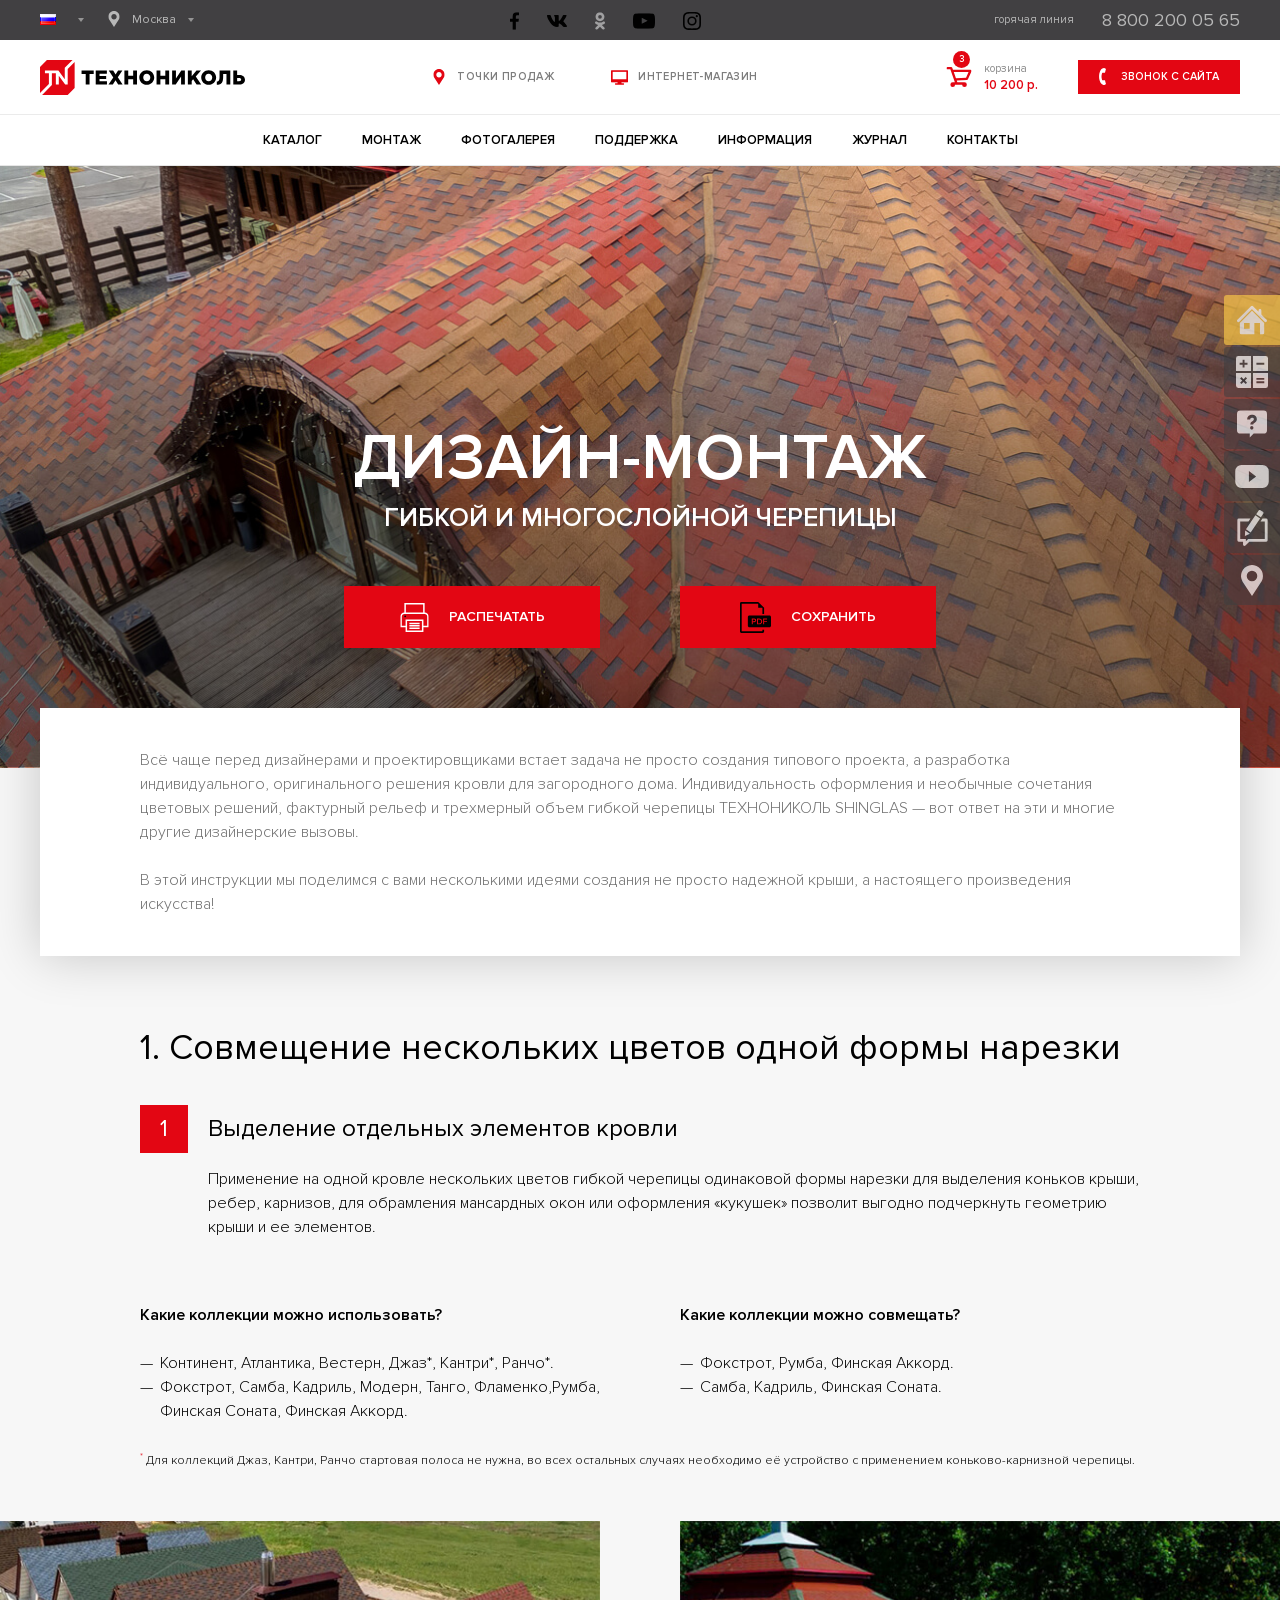
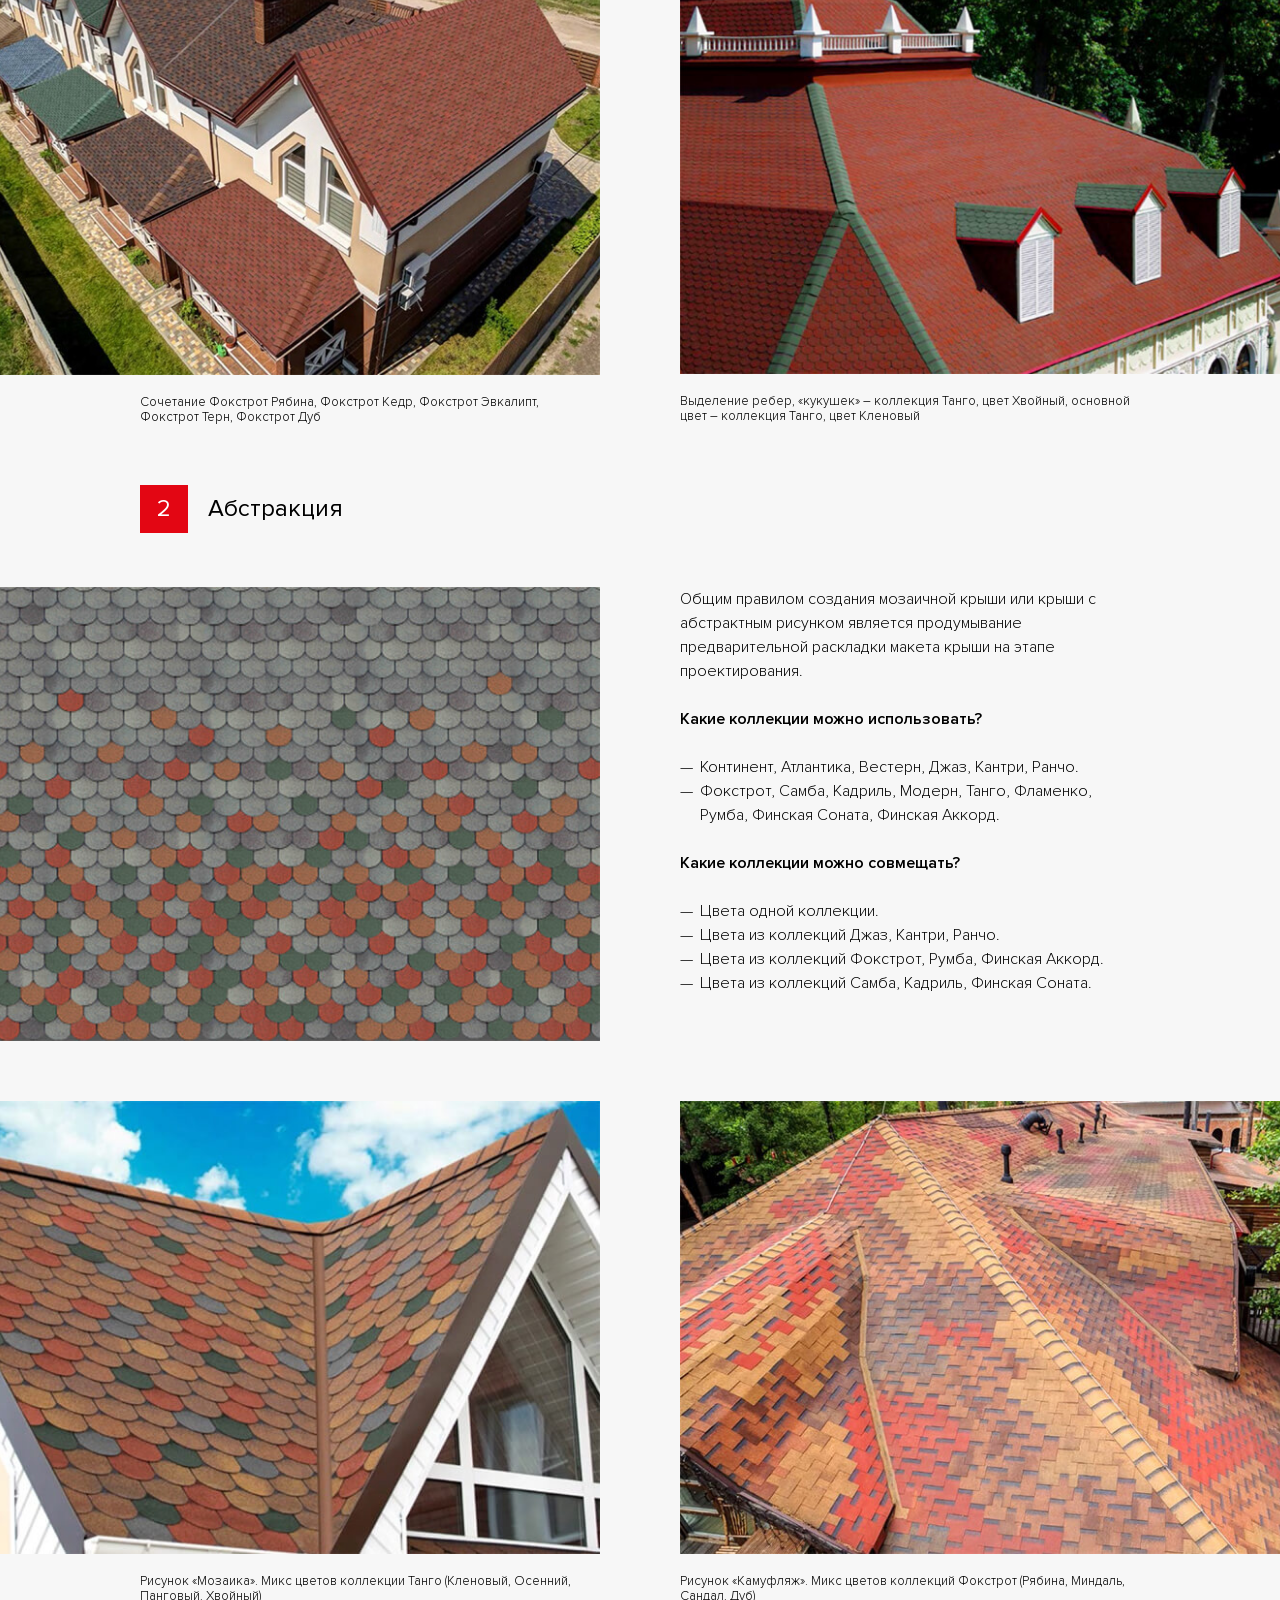
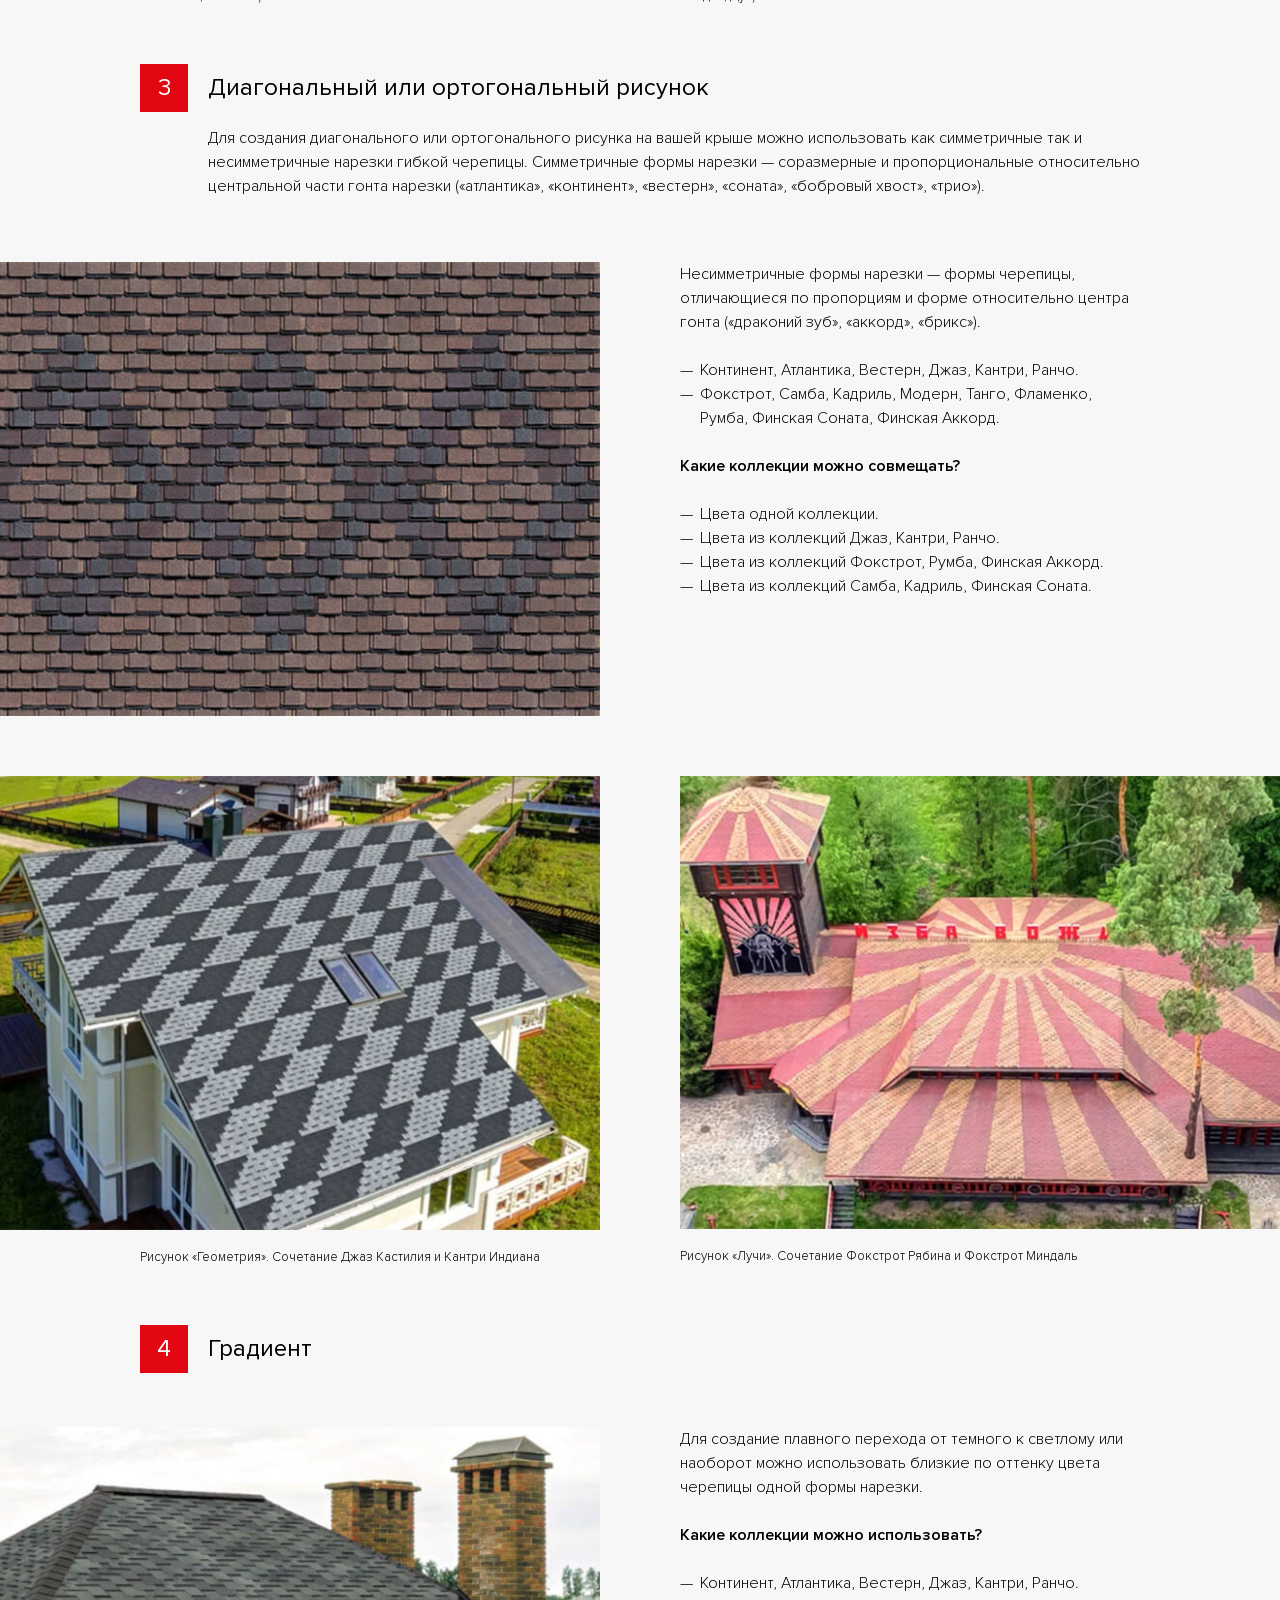
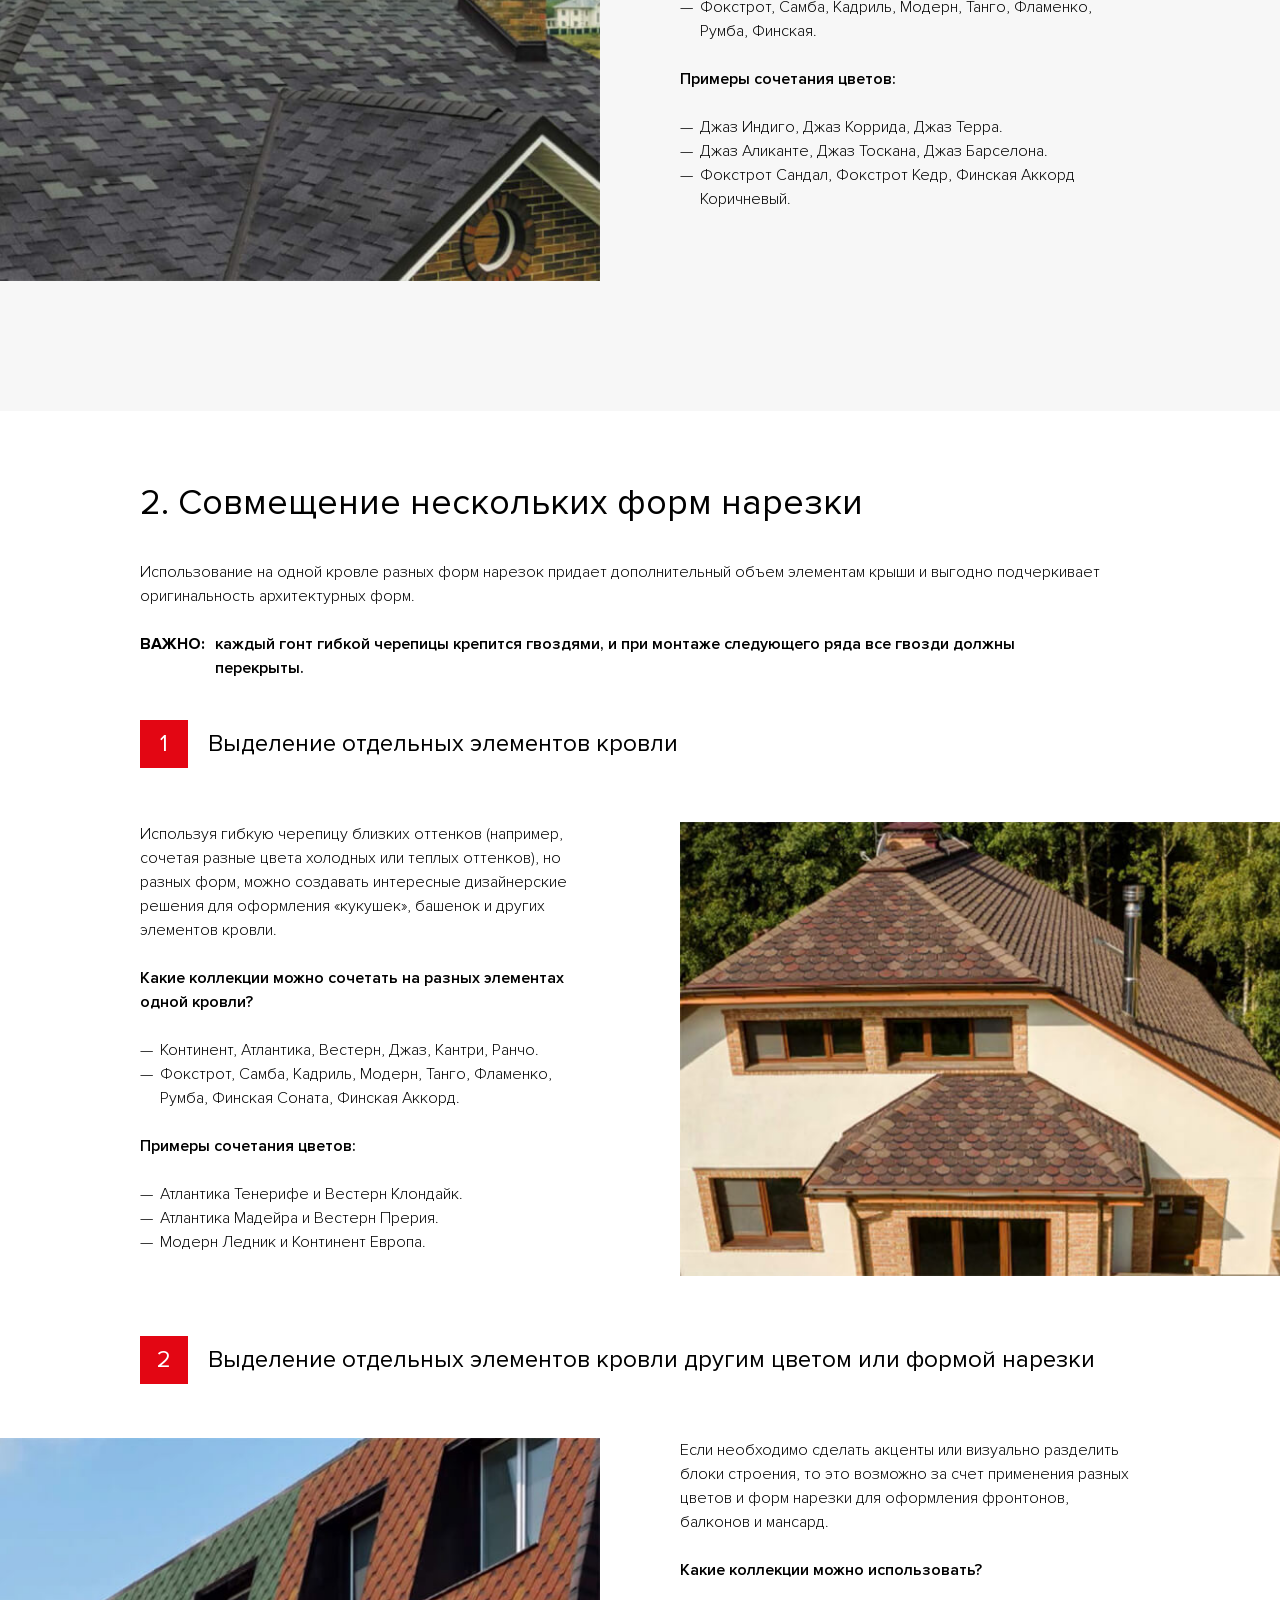
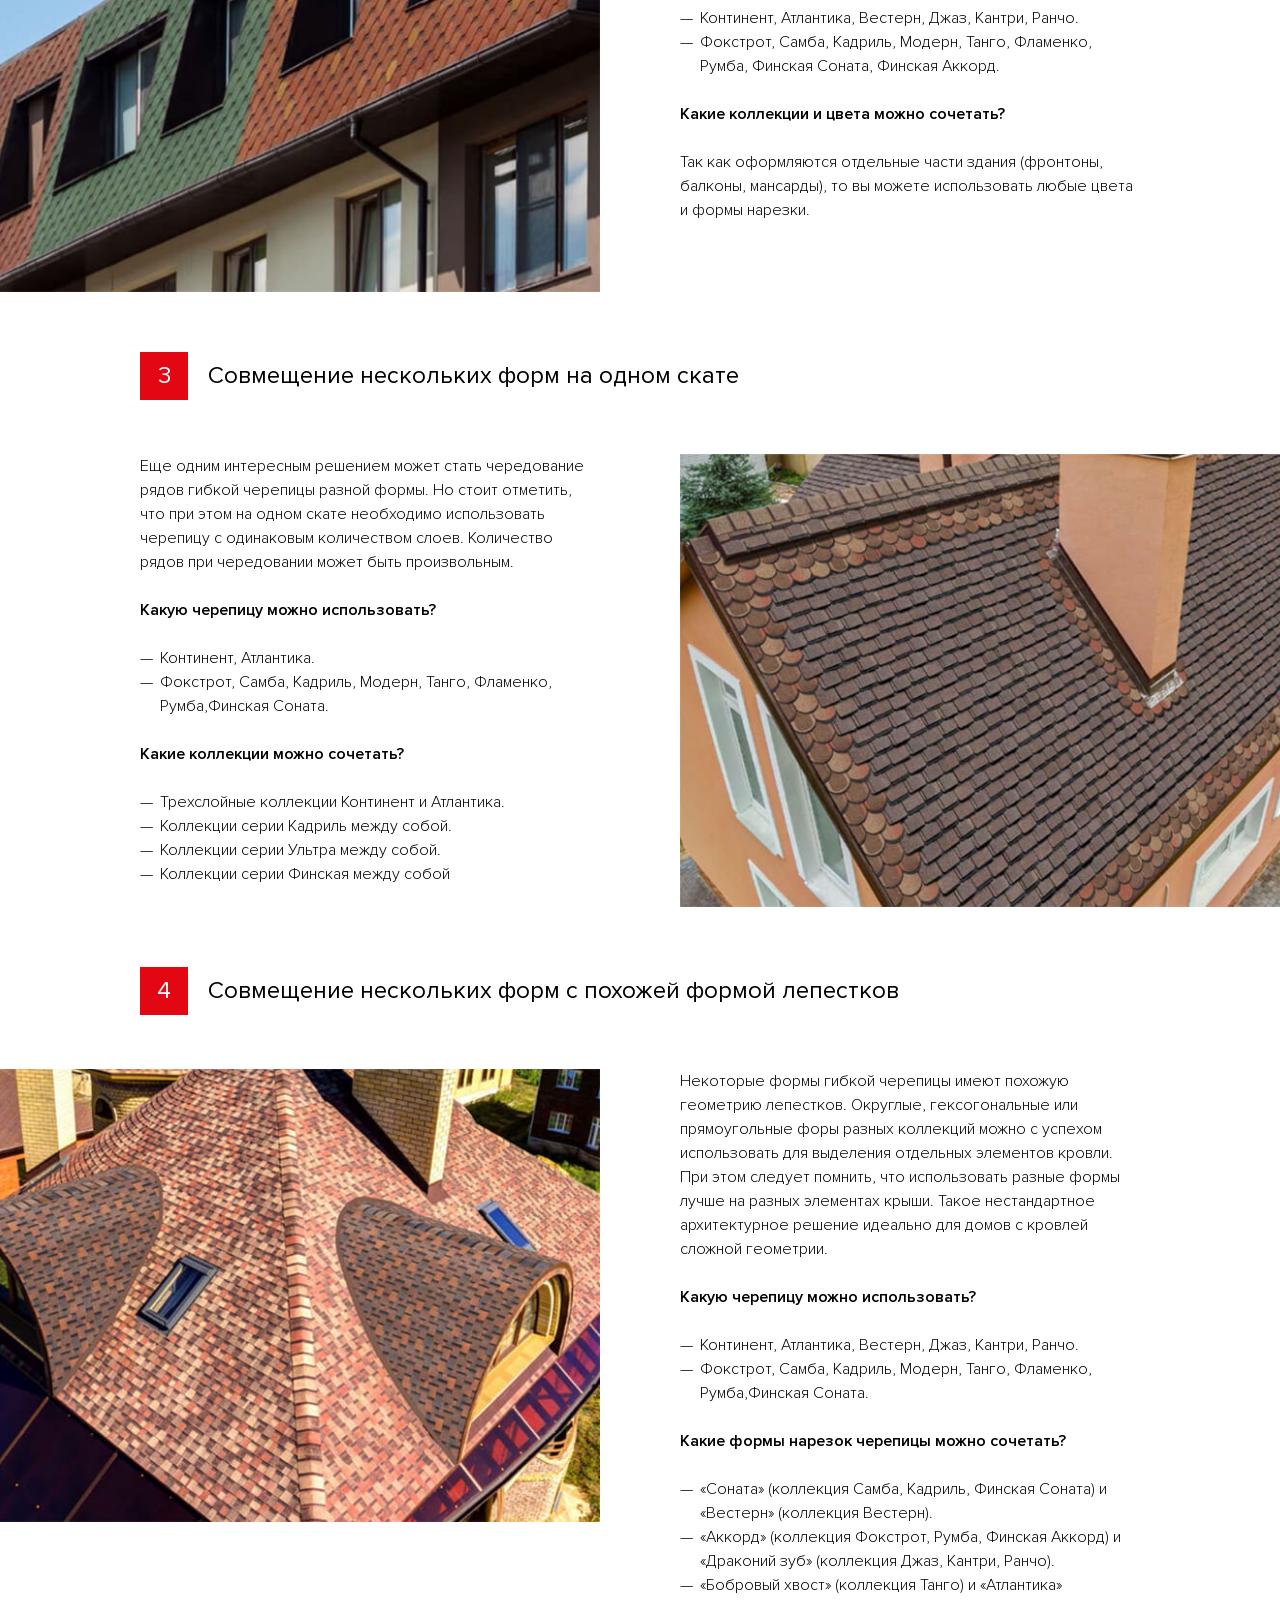
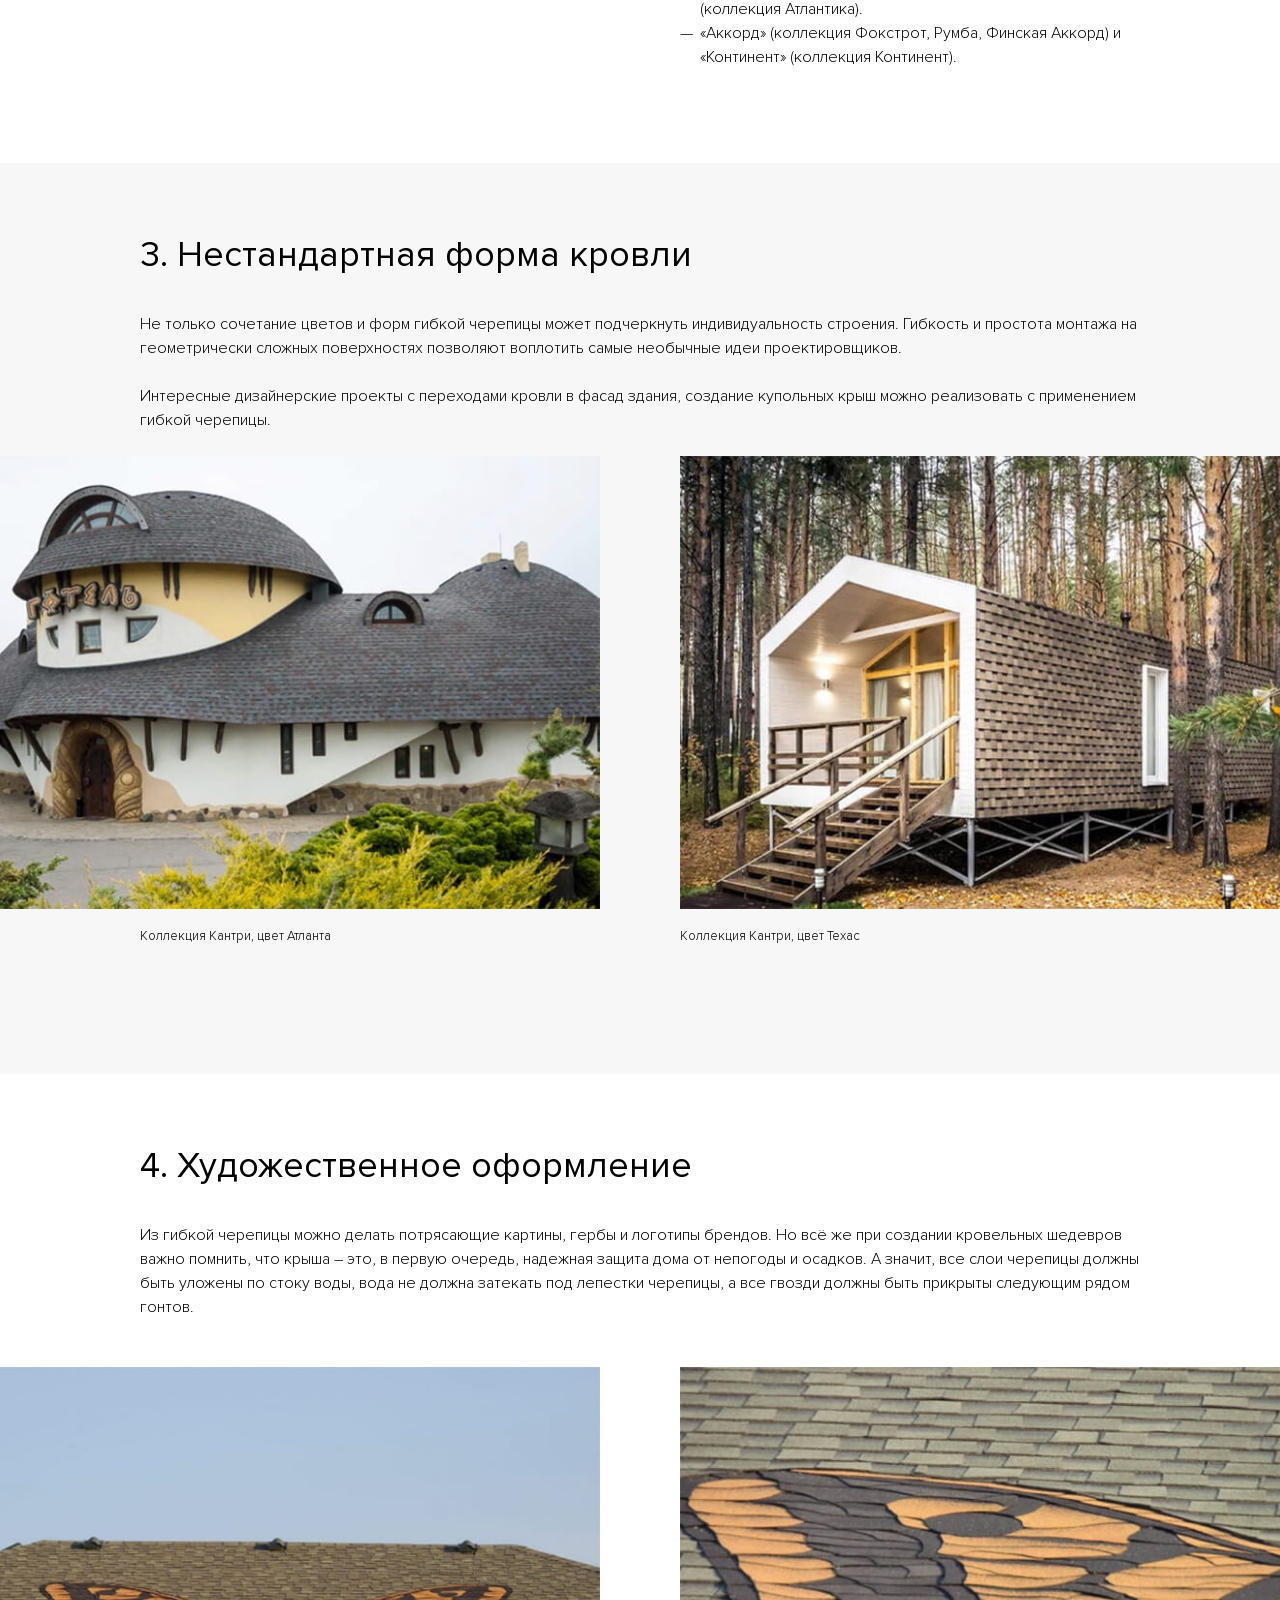
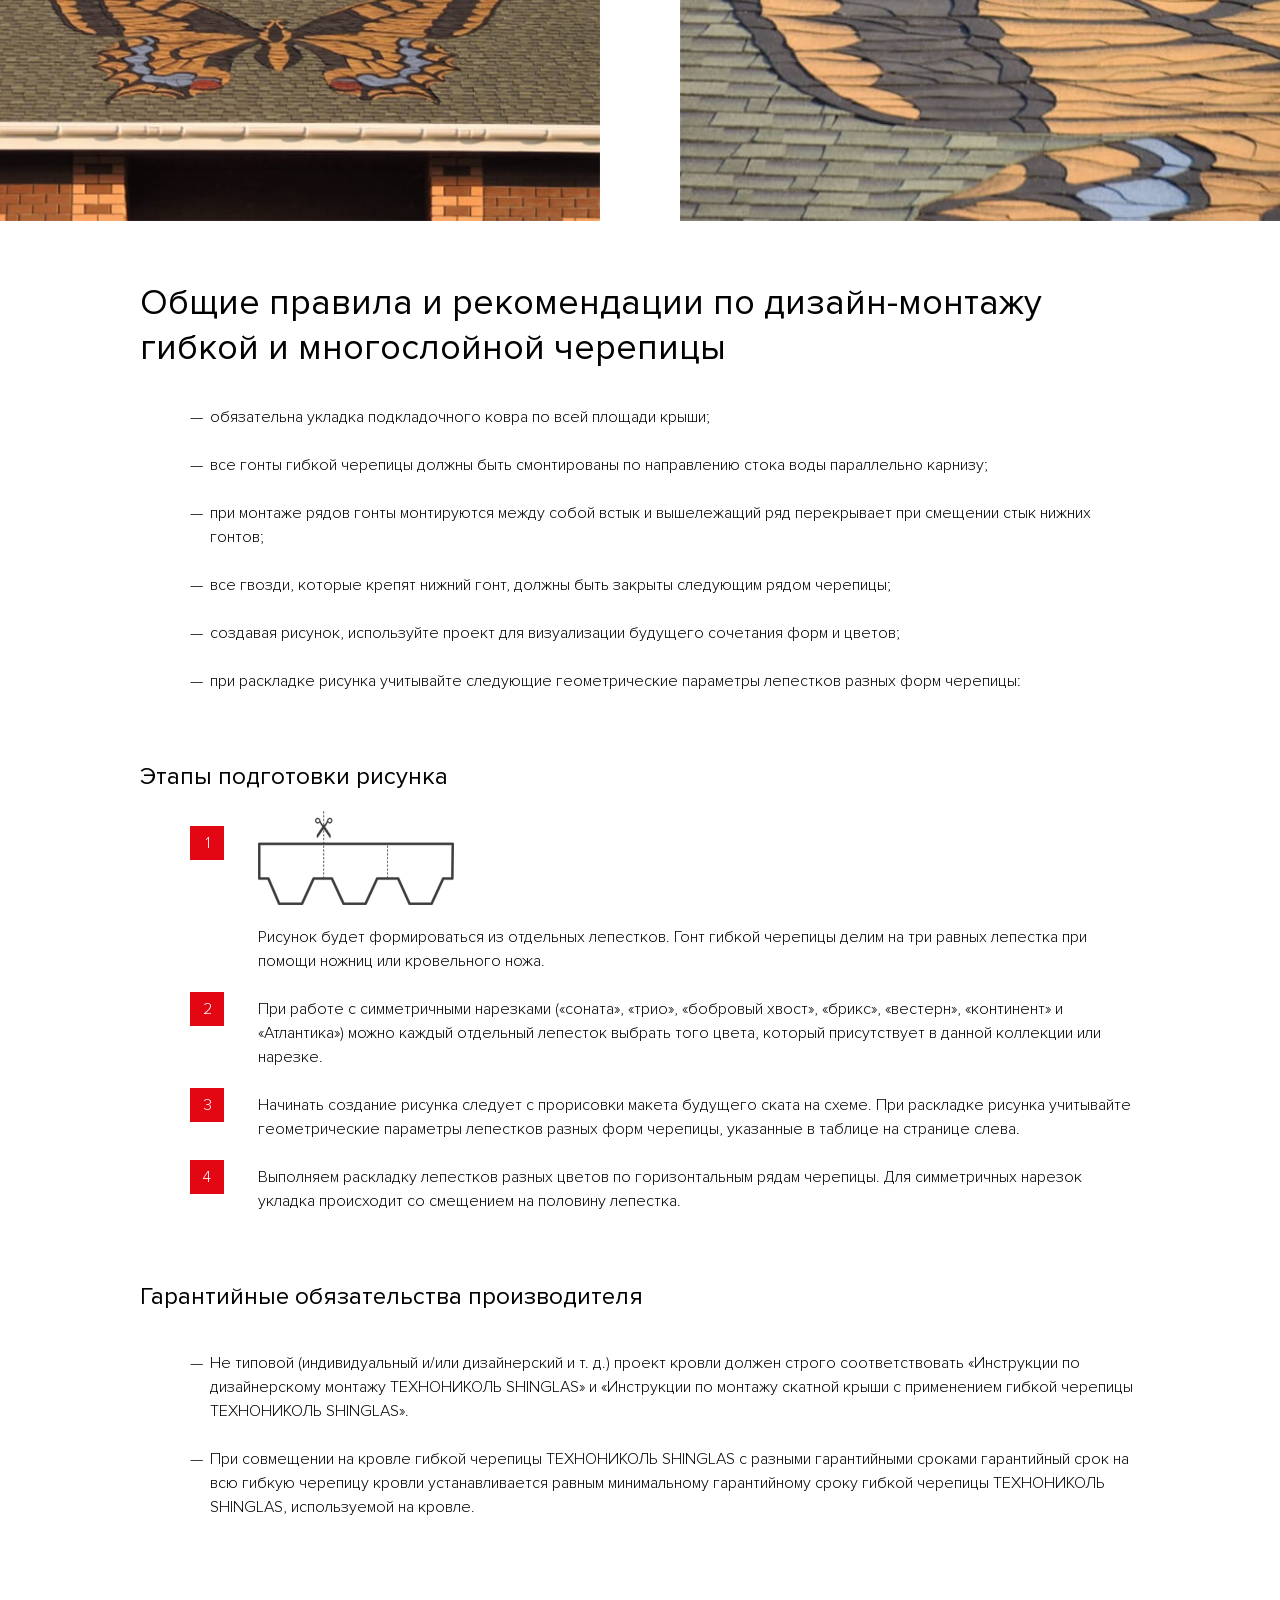
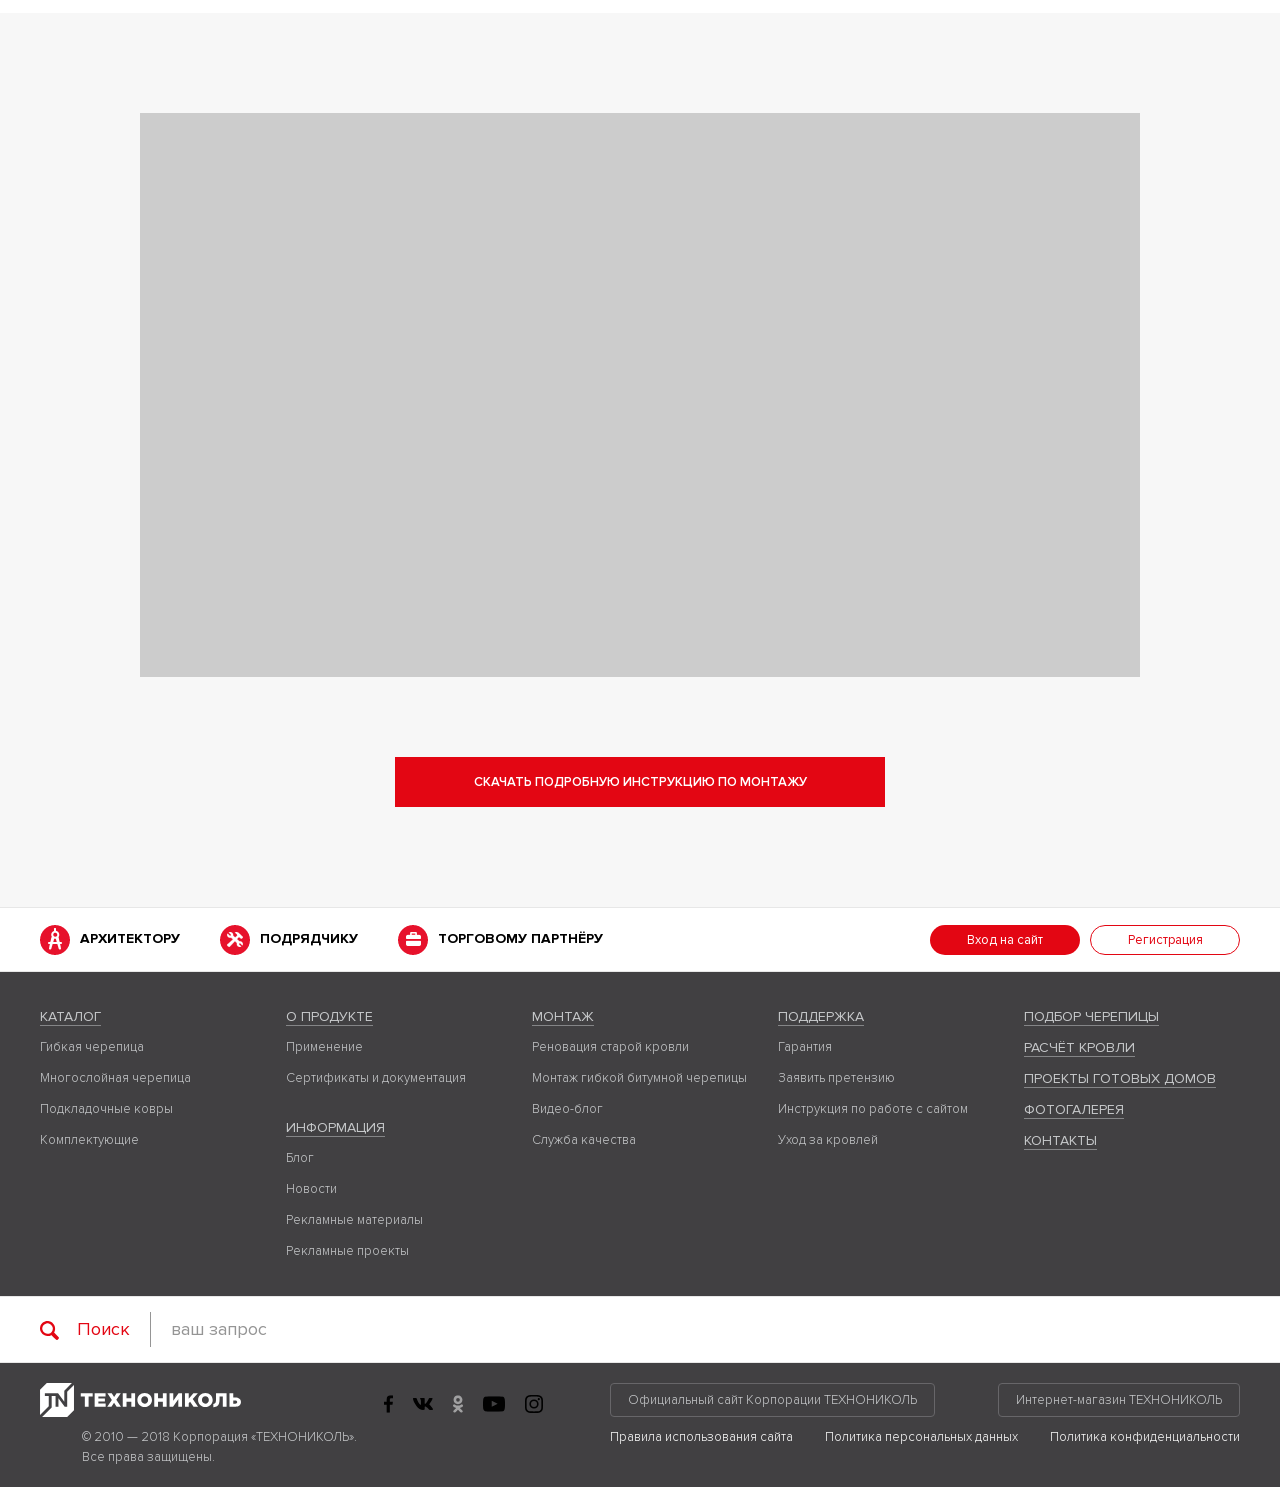
<file: mounting.html>
<!DOCTYPE html>
<html lang="ru">
  <head>
    <meta charset="utf-8">
    <meta name="viewport" content="width=device-width, initial-scale=1, shrink-to-fit=no">
    <meta name="theme-color" content="#000">
    <meta name="format-detection" content="telephone=no">
    <meta http-equiv="X-UA-Compatible" content="IE=Edge">
    <meta name="robots" content="noindex, nofollow">
    <title>Дизайн-монтаж - Technonicol</title>
    <link rel="shortcut icon" href="images/favicon.ico"><link href="http://shinglas.ru/bitrix/js/altasib/editortools/templates/spoiler_template/.default/style.css?14951244731167" type="text/css"  data-template-style="true"  rel="stylesheet" />
<link href="http://shinglas.ru/bitrix/js/altasib/editortools/templates/tabs_template/.default/style.css?14951244732774" type="text/css"  data-template-style="true"  rel="stylesheet" />
<link href="http://shinglas.ru/local/css/style.min.css?1542753164934860" type="text/css"  data-template-style="true"  rel="stylesheet" />
<link href="http://shinglas.ru/local/css/lang/ru.css?150168917556" type="text/css"  data-template-style="true"  rel="stylesheet" />
<link href="http://shinglas.ru/bitrix/js/main/core/css/core.min.css?14951244742854" type="text/css"  data-template-style="true"  rel="stylesheet" />
<link href="http://shinglas.ru/local/bitrix/templates/smartinner/styles.css?1501689175365" type="text/css"  data-template-style="true"  rel="stylesheet" />
    <link rel="stylesheet" href="css/sprites.css">
    <link rel="stylesheet" href="css/normalize.css">
    <link rel="stylesheet" href="css/base.css">
    <link rel="stylesheet" href="css/slick.css">
    <link rel="stylesheet" href="css/fancybox.css">
    <link rel="stylesheet" href="css/autocomplete.css">
    <link rel="stylesheet" href="css/components.css">
    <link rel="stylesheet" href="css/layout.css">
    <link rel="stylesheet" href="css/states.css">
    <link rel="stylesheet" href="css/prod.css">
    <link rel="stylesheet" href="css/read.css">
    <link rel="stylesheet" href="css/comfort.css">
    <link rel="stylesheet" href="css/mounting.css">
    <link rel="stylesheet" href="css/claim.css">
  </head>
  <body class="page-inner">
    <div class="app">
      <!-- Nav Fixed :: Start-->
      <nav class="nav-fixed js-nav-fixed">
        <button class="nav-fixed__trigger"></button>
        <ul class="nav-fixed__menu">
          <li><a class="nav-fixed__link nav-fixed__link--hightlight" href="#"><span class="nav-fixed__link-icon">
                <svg class="icon-nav-01">
                  <use xlink:href="sprites/sprite.svg#icon-nav-01"></use>
                </svg></span><span class="nav-fixed__link-text">Подбор черепицы</span></a></li>
          <li><a class="nav-fixed__link" href="#"><span class="nav-fixed__link-icon">
                <svg class="icon-nav-02">
                  <use xlink:href="sprites/sprite.svg#icon-nav-02"></use>
                </svg></span><span class="nav-fixed__link-text">...</span></a></li>
          <li><a class="nav-fixed__link" href="#"><span class="nav-fixed__link-icon">
                <svg class="icon-nav-03">
                  <use xlink:href="sprites/sprite.svg#icon-nav-03"></use>
                </svg></span><span class="nav-fixed__link-text">...</span></a></li>
          <li><a class="nav-fixed__link" href="#"><span class="nav-fixed__link-icon">
                <svg class="icon-nav-04">
                  <use xlink:href="sprites/sprite.svg#icon-nav-04"></use>
                </svg></span><span class="nav-fixed__link-text">...</span></a></li>
          <li><a class="nav-fixed__link" href="#"><span class="nav-fixed__link-icon">
                <svg class="icon-nav-05">
                  <use xlink:href="sprites/sprite.svg#icon-nav-05"></use>
                </svg></span><span class="nav-fixed__link-text">...</span></a></li>
          <li><a class="nav-fixed__link" href="#"><span class="nav-fixed__link-icon">
                <svg class="icon-nav-06">
                  <use xlink:href="sprites/sprite.svg#icon-nav-06"></use>
                </svg></span><span class="nav-fixed__link-text">...</span></a></li>
        </ul>
      </nav>
      <!-- Nav :: Fixed :: End-->
      <!-- Header :: Start-->
      <header class="header">
        <div class="header__panel header__panel--top">
          <div class="container-fluid">
            <div class="header__language">
              <button class="header__language-trigger">
                <svg class="icon-language-ru">
                  <use xlink:href="sprites/sprite.svg#icon-language-ru"></use>
                </svg>
              </button>
              <div class="header__language-dropdown">
                <ul class="header__language-menu">
                  <li><a class="header__language-link is-active" href="#">
                      <svg class="icon-language-ru">
                        <use xlink:href="sprites/sprite.svg#icon-language-ru"></use>
                      </svg>Русский</a></li>
                  <li><a class="header__language-link" href="#">
                      <svg class="icon-language-kz">
                        <use xlink:href="sprites/sprite.svg#icon-language-kz"></use>
                      </svg>Қазақ Тілі</a></li>
                  <li><a class="header__language-link" href="#">
                      <svg class="icon-language-ita">
                        <use xlink:href="sprites/sprite.svg#icon-language-ita"></use>
                      </svg>Italiano</a></li>
                  <li><a class="header__language-link" href="#">
                      <svg class="icon-language-hun">
                        <use xlink:href="sprites/sprite.svg#icon-language-hun"></use>
                      </svg>Magyar</a></li>
                  <li><a class="header__language-link" href="#">
                      <svg class="icon-language-est">
                        <use xlink:href="sprites/sprite.svg#icon-language-est"></use>
                      </svg>Eesti Keel</a></li>
                  <li><a class="header__language-link" href="#">
                      <svg class="icon-language-lva">
                        <use xlink:href="sprites/sprite.svg#icon-language-lva"></use>
                      </svg>Latviešu Valoda</a></li>
                  <li><a class="header__language-link" href="#">
                      <svg class="icon-language-ltu">
                        <use xlink:href="sprites/sprite.svg#icon-language-ltu"></use>
                      </svg>Lietùvių Kalbà</a></li>
                  <li><a class="header__language-link" href="#">
                      <svg class="icon-language-ua">
                        <use xlink:href="sprites/sprite.svg#icon-language-ua"></use>
                      </svg>Українська</a></li>
                  <li><a class="header__language-link" href="#">
                      <svg class="icon-language-svn">
                        <use xlink:href="sprites/sprite.svg#icon-language-svn"></use>
                      </svg>Slovenský Jazyk</a></li>
                  <li><a class="header__language-link" href="#">
                      <svg class="icon-language-pol">
                        <use xlink:href="sprites/sprite.svg#icon-language-pol"></use>
                      </svg>Język Polski</a></li>
                  <li><a class="header__language-link" href="#">
                      <svg class="icon-language-tur">
                        <use xlink:href="sprites/sprite.svg#icon-language-tur"></use>
                      </svg>Türkçe</a></li>
                  <li><a class="header__language-link" href="#">
                      <svg class="icon-language-rou">
                        <use xlink:href="sprites/sprite.svg#icon-language-rou"></use>
                      </svg>Limba Română</a></li>
                  <li><a class="header__language-link" href="#">
                      <svg class="icon-language-bgr">
                        <use xlink:href="sprites/sprite.svg#icon-language-bgr"></use>
                      </svg>Български Езык</a></li>
                  <li><a class="header__language-link" href="#">
                      <svg class="icon-language-cze">
                        <use xlink:href="sprites/sprite.svg#icon-language-cze"></use>
                      </svg>Čeština</a></li>
                  <li><a class="header__language-link" href="#">
                      <svg class="icon-language-deu">
                        <use xlink:href="sprites/sprite.svg#icon-language-deu"></use>
                      </svg>Deutsch</a></li>
                  <li><a class="header__language-link" href="#">
                      <svg class="icon-language-eng">
                        <use xlink:href="sprites/sprite.svg#icon-language-eng"></use>
                      </svg>English</a></li>
                </ul>
              </div>
            </div>
            <div class="header__location">
              <button class="header__location-trigger" data-fancybox data-src="#popup-location">
                <svg class="icon-location">
                  <use xlink:href="sprites/sprite.svg#icon-location"></use>
                </svg>Москва
              </button>
            </div>
            <nav class="header__social"><a class="header__social-link" href="#">
                <svg class="icon-social-fb">
                  <use xlink:href="sprites/sprite.svg#icon-social-fb"></use>
                </svg></a><a class="header__social-link" href="#">
                <svg class="icon-social-vk">
                  <use xlink:href="sprites/sprite.svg#icon-social-vk"></use>
                </svg></a><a class="header__social-link" href="#">
                <svg class="icon-social-od">
                  <use xlink:href="sprites/sprite.svg#icon-social-od"></use>
                </svg></a><a class="header__social-link" href="#">
                <svg class="icon-social-yt">
                  <use xlink:href="sprites/sprite.svg#icon-social-yt"></use>
                </svg></a><a class="header__social-link" href="#">
                <svg class="icon-social-im">
                  <use xlink:href="sprites/sprite.svg#icon-social-im"></use>
                </svg></a></nav>
            <p class="header__phone"><small class="header__phone-text">горячая линия</small><a class="header__phone-link" href="tel:88002000565">8 800 200 05 65</a></p>
          </div>
        </div>
        <div class="header__panel header__panel--middle">
          <div class="container-fluid">
            <div class="header__logo"><a href="#"><img src="images/logo.svg" alt="ТЕХНОНИКОЛЬ"></a></div>
            <nav class="header__links"><a class="header__links-item" href="#">
                <svg class="icon-location">
                  <use xlink:href="sprites/sprite.svg#icon-location"></use>
                </svg>точки продаж</a><a class="header__links-item" href="#">
                <svg class="icon-shop">
                  <use xlink:href="sprites/sprite.svg#icon-shop"></use>
                </svg>интернет-магазин</a></nav><a class="header__basket" href="#">
              <figure class="header__basket-icon">
                <svg class="icon-basket">
                  <use xlink:href="sprites/sprite.svg#icon-basket"></use>
                </svg>
                <mark>3</mark>
              </figure>
              <p class="header__basket-price"><small>корзина</small>10 200 р.</p></a>
            <div class="header__call"><a class="btn btn--34 btn--red" href="#">
                <svg class="icon-call">
                  <use xlink:href="sprites/sprite.svg#icon-call"></use>
                </svg>звонок с сайта</a></div>
          </div>
        </div>
        <div class="header__panel header__panel--bottom">
          <div class="container-fluid">
            <nav class="header__nav">
              <button class="header__nav-trigger"><span></span><span></span><span></span></button>
              <div class="header__nav-content">
                <ul class="header__nav-menu">
                  <li><a class="header__nav-link header__nav-link--arrow" href="#">Каталог</a>
                    <div class="header__nav-dropdown"><span class="header__nav-back">
                        <svg class="icon-back">
                          <use xlink:href="sprites/sprite.svg#icon-back"></use>
                        </svg>назад</span>
                      <div class="header__nav-group">
                        <ul class="header__nav-menu">
                          <li><a class="header__nav-link header__nav-link--arrow" href="#">Гибкая черепица</a>
                            <div class="header__nav-dropdown"><span class="header__nav-back">
                                <svg class="icon-back">
                                  <use xlink:href="sprites/sprite.svg#icon-back"></use>
                                </svg>назад</span>
                              <ul class="header__nav-menu">
                                <li><a class="header__nav-link" href="#">Серия Ультра</a>
                                  <ul class="header__nav-menu header__nav-menu--sub">
                                    <li><a class="header__nav-link" href="#">Самба</a></li>
                                    <li><a class="header__nav-link" href="#">Фокстрот</a></li>
                                  </ul>
                                </li>
                                <li><a class="header__nav-link" href="#">Серия Классик</a>
                                  <ul class="header__nav-menu header__nav-menu--sub">
                                    <li><a class="header__nav-link" href="#">Модерн</a></li>
                                    <li><a class="header__nav-link" href="#">Румба</a></li>
                                    <li><a class="header__nav-link" href="#">Кадриль</a></li>
                                    <li><a class="header__nav-link" href="#">Фламенко</a></li>
                                    <li><a class="header__nav-link" href="#">Танго</a></li>
                                  </ul>
                                </li>
                                <li><a class="header__nav-link" href="#">Серия Финская</a>
                                  <ul class="header__nav-menu header__nav-menu--sub">
                                    <li><a class="header__nav-link" href="#">Аккорд</a></li>
                                    <li><a class="header__nav-link" href="#">Соната</a></li>
                                  </ul>
                                </li>
                                <li><a class="header__nav-link" href="#">КОНЬКОВО-КАРНИЗНАЯ ЧЕРЕПИЦА</a></li>
                              </ul>
                            </div>
                          </li>
                        </ul>
                      </div>
                      <div class="header__nav-group">
                        <ul class="header__nav-menu">
                          <li><a class="header__nav-link header__nav-link--arrow" href="#">Многослойная черепица</a>
                            <div class="header__nav-dropdown"><span class="header__nav-back">
                                <svg class="icon-back">
                                  <use xlink:href="sprites/sprite.svg#icon-back"></use>
                                </svg>назад</span>
                              <ul class="header__nav-menu header__nav-menu--sub">
                                <li><a class="header__nav-link" href="#">Атлантика</a></li>
                                <li><a class="header__nav-link" href="#">Континент</a></li>
                                <li><a class="header__nav-link" href="#">Вестерн</a></li>
                                <li><a class="header__nav-link" href="#">Джаз</a></li>
                                <li><a class="header__nav-link" href="#">Кантри</a></li>
                                <li><a class="header__nav-link" href="#">Ранчо</a></li>
                              </ul>
                            </div>
                          </li>
                        </ul>
                      </div>
                      <div class="header__nav-group">
                        <ul class="header__nav-menu">
                          <li><a class="header__nav-link" href="#">Комплектующие для кровли</a>
                            <div class="header__nav-dropdown"><span class="header__nav-back">
                                <svg class="icon-back">
                                  <use xlink:href="sprites/sprite.svg#icon-back"></use>
                                </svg>назад</span>
                              <ul class="header__nav-menu header__nav-menu--sub">
                                <li><a class="header__nav-link" href="#">Планки и гвозди</a></li>
                                <li><a class="header__nav-link" href="#">Снегодержатели</a></li>
                                <li><a class="header__nav-link" href="#">Строительная химия</a></li>
                                <li><a class="header__nav-link" href="#">Планки и гвозди</a></li>
                                <li><a class="header__nav-link" href="#">Снегодержатели</a></li>
                              </ul>
                            </div>
                          </li>
                        </ul>
                      </div>
                      <div class="header__nav-group">
                        <ul class="header__nav-menu">
                          <li><a class="header__nav-link" href="#">Фасадная плитка</a></li>
                          <li><a class="header__nav-link" href="#">Водосточная система</a></li>
                          <li><a class="header__nav-link" href="#">Пластиковая вентиляция</a></li>
                          <li><a class="header__nav-link" href="#">Пневмоинструмент</a></li>
                        </ul>
                      </div>
                    </div>
                  </li>
                  <li><a class="header__nav-link header__nav-link--arrow" href="#">Монтаж</a>
                    <div class="header__nav-dropdown"><span class="header__nav-back">
                        <svg class="icon-back">
                          <use xlink:href="sprites/sprite.svg#icon-back"></use>
                        </svg>назад</span>
                      <ul class="header__nav-menu">
                        <li><a class="header__nav-link" href="#">Гибкая черепица</a></li>
                        <li><a class="header__nav-link" href="#">Многослойная черепица</a></li>
                        <li><a class="header__nav-link" href="#">Фасадная плитка</a></li>
                        <li><a class="header__nav-link" href="#">Водосточная система</a></li>
                      </ul>
                    </div>
                  </li>
                  <li><a class="header__nav-link" href="#">Фотогалерея</a></li>
                  <li><a class="header__nav-link" href="#">Поддержка</a></li>
                  <li><a class="header__nav-link" href="#">Информация</a></li>
                  <li><a class="header__nav-link" href="#">Журнал</a></li>
                  <li><a class="header__nav-link" href="#">Контакты</a></li>
                </ul>
                <!-- For mobile only < 768px-->
                <div class="is-md-hidden">
                  <div class="header__nav-panel header__nav-panel--white">
                    <nav class="header__links"><a class="header__links-item" href="#">
                        <svg class="icon-location">
                          <use xlink:href="sprites/sprite.svg#icon-location"></use>
                        </svg>точки продаж</a><a class="header__links-item" href="#">
                        <svg class="icon-shop">
                          <use xlink:href="sprites/sprite.svg#icon-shop"></use>
                        </svg>интернет-магазин</a></nav><a class="header__basket" href="#">
                      <figure class="header__basket-icon">
                        <svg class="icon-basket">
                          <use xlink:href="sprites/sprite.svg#icon-basket"></use>
                        </svg>
                        <mark>3</mark>
                      </figure>
                      <p class="header__basket-price"><small>корзина</small>10 200 р.</p></a>
                    <div class="header__call"><a class="btn btn--34 btn--red" href="#">
                        <svg class="icon-call">
                          <use xlink:href="sprites/sprite.svg#icon-call"></use>
                        </svg>звонок с сайта</a></div>
                  </div>
                  <div class="header__nav-panel header__nav-panel--dark">
                    <div class="header__language">
                      <button class="header__language-trigger">
                        <svg class="icon-language-ru">
                          <use xlink:href="sprites/sprite.svg#icon-language-ru"></use>
                        </svg>Русский
                      </button>
                      <div class="header__language-dropdown">
                        <ul class="header__language-menu">
                          <li><a class="header__language-link is-active" href="#">
                              <svg class="icon-language-ru">
                                <use xlink:href="sprites/sprite.svg#icon-language-ru"></use>
                              </svg>Русский</a></li>
                          <li><a class="header__language-link" href="#">
                              <svg class="icon-language-kz">
                                <use xlink:href="sprites/sprite.svg#icon-language-kz"></use>
                              </svg>Қазақ Тілі</a></li>
                          <li><a class="header__language-link" href="#">
                              <svg class="icon-language-ita">
                                <use xlink:href="sprites/sprite.svg#icon-language-ita"></use>
                              </svg>Italiano</a></li>
                          <li><a class="header__language-link" href="#">
                              <svg class="icon-language-hun">
                                <use xlink:href="sprites/sprite.svg#icon-language-hun"></use>
                              </svg>Magyar</a></li>
                          <li><a class="header__language-link" href="#">
                              <svg class="icon-language-est">
                                <use xlink:href="sprites/sprite.svg#icon-language-est"></use>
                              </svg>Eesti Keel</a></li>
                          <li><a class="header__language-link" href="#">
                              <svg class="icon-language-lva">
                                <use xlink:href="sprites/sprite.svg#icon-language-lva"></use>
                              </svg>Latviešu Valoda</a></li>
                          <li><a class="header__language-link" href="#">
                              <svg class="icon-language-ltu">
                                <use xlink:href="sprites/sprite.svg#icon-language-ltu"></use>
                              </svg>Lietùvių Kalbà</a></li>
                          <li><a class="header__language-link" href="#">
                              <svg class="icon-language-ua">
                                <use xlink:href="sprites/sprite.svg#icon-language-ua"></use>
                              </svg>Українська</a></li>
                          <li><a class="header__language-link" href="#">
                              <svg class="icon-language-svn">
                                <use xlink:href="sprites/sprite.svg#icon-language-svn"></use>
                              </svg>Slovenský Jazyk</a></li>
                          <li><a class="header__language-link" href="#">
                              <svg class="icon-language-pol">
                                <use xlink:href="sprites/sprite.svg#icon-language-pol"></use>
                              </svg>Język Polski</a></li>
                          <li><a class="header__language-link" href="#">
                              <svg class="icon-language-tur">
                                <use xlink:href="sprites/sprite.svg#icon-language-tur"></use>
                              </svg>Türkçe</a></li>
                          <li><a class="header__language-link" href="#">
                              <svg class="icon-language-rou">
                                <use xlink:href="sprites/sprite.svg#icon-language-rou"></use>
                              </svg>Limba Română</a></li>
                          <li><a class="header__language-link" href="#">
                              <svg class="icon-language-bgr">
                                <use xlink:href="sprites/sprite.svg#icon-language-bgr"></use>
                              </svg>Български Езык</a></li>
                          <li><a class="header__language-link" href="#">
                              <svg class="icon-language-cze">
                                <use xlink:href="sprites/sprite.svg#icon-language-cze"></use>
                              </svg>Čeština</a></li>
                          <li><a class="header__language-link" href="#">
                              <svg class="icon-language-deu">
                                <use xlink:href="sprites/sprite.svg#icon-language-deu"></use>
                              </svg>Deutsch</a></li>
                          <li><a class="header__language-link" href="#">
                              <svg class="icon-language-eng">
                                <use xlink:href="sprites/sprite.svg#icon-language-eng"></use>
                              </svg>English</a></li>
                        </ul>
                      </div>
                    </div>
                    <div class="header__location">
                      <button class="header__location-trigger" data-fancybox data-src="#popup-location">
                        <svg class="icon-location">
                          <use xlink:href="sprites/sprite.svg#icon-location"></use>
                        </svg>Москва
                      </button>
                    </div>
                    <nav class="header__social"><a class="header__social-link" href="#">
                        <svg class="icon-social-fb">
                          <use xlink:href="sprites/sprite.svg#icon-social-fb"></use>
                        </svg></a><a class="header__social-link" href="#">
                        <svg class="icon-social-vk">
                          <use xlink:href="sprites/sprite.svg#icon-social-vk"></use>
                        </svg></a><a class="header__social-link" href="#">
                        <svg class="icon-social-od">
                          <use xlink:href="sprites/sprite.svg#icon-social-od"></use>
                        </svg></a><a class="header__social-link" href="#">
                        <svg class="icon-social-yt">
                          <use xlink:href="sprites/sprite.svg#icon-social-yt"></use>
                        </svg></a><a class="header__social-link" href="#">
                        <svg class="icon-social-im">
                          <use xlink:href="sprites/sprite.svg#icon-social-im"></use>
                        </svg></a></nav>
                    <p class="header__phone"><small class="header__phone-text">горячая линия</small><a class="header__phone-link" href="tel:88002000565">8 800 200 05 65</a></p>
                  </div>
                </div>
              </div>
            </nav>
          </div>
        </div>
      </header>
      <!-- Header :: End-->
      <!-- Main :: Start-->
      <main class="main">
        <!-- Mounting :: Start-->
        <article class="mounting">
          <div class="mounting__head">
            <div class="container-fluid">
              <picture class="mounting__head-image">
                <source srcset="images/img-mounting-hero-320.jpg" media="(max-width: 576px)"><img src="images/img-mounting-hero.jpg" alt="">
              </picture>
              <div class="mounting__head-desc">
                <h1 class="mounting__head-title">Дизайн-монтаж<small>гибкой и многослойной черепицы</small></h1>
                <div class="mounting__head-buttons">
                  <div class="row">
                    <div class="col-sm-auto"><a class="btn btn--red" href="#">
                        <svg class="icon-print">
                          <use xlink:href="sprites/sprite.svg#icon-print"></use>
                        </svg>распечатать</a></div>
                    <div class="col-sm-auto"><a class="btn btn--red" href="#">
                        <svg class="icon-pdf">
                          <use xlink:href="sprites/sprite.svg#icon-pdf"></use>
                        </svg>сохранить</a></div>
                  </div>
                </div>
              </div>
            </div>
          </div>
          <div class="mounting__body">
            <div class="container-fluid">
              <section class="mounting__section">
                <div class="mounting__section-text">
                  <p>Всё чаще перед дизайнерами и проектировщиками встает задача не просто создания типового проекта, а разработка индивидуального, оригинального решения кровли для загородного дома. Индивидуальность оформления и необычные сочетания цветовых решений, фактурный рельеф и трехмерный объем гибкой черепицы ТЕХНОНИКОЛЬ SHINGLAS — вот ответ на эти и многие другие дизайнерские вызовы.</p>
                  <p>В этой инструкции мы поделимся с вами несколькими идеями создания не просто надежной крыши, а настоящего произведения искусства!</p>
                </div>
                <h2>1. Совмещение нескольких цветов одной формы нарезки</h2>
                <div class="mounting__section-group">
                  <mark>1</mark>
                  <h3>Выделение отдельных элементов кровли</h3>
                  <p>Применение на одной кровле нескольких цветов гибкой черепицы одинаковой формы нарезки для выделения коньков крыши, ребер, карнизов, для обрамления мансардных окон или оформления «кукушек» позволит выгодно подчеркнуть геометрию крыши и ее элементов.</p>
                </div>
                <div class="row">
                  <div class="col-sm-6">
                    <p><strong>Какие коллекции можно использовать?</strong></p>
                    <ul>
                      <li>Континент, Атлантика, Вестерн, Джаз*, Кантри*, Ранчо*.</li>
                      <li>Фокстрот, Самба, Кадриль, Модерн, Танго, Фламенко,Румба, Финская Соната, Финская Аккорд.</li>
                    </ul>
                  </div>
                  <div class="col-sm-6">
                    <p><strong>Какие коллекции можно совмещать?</strong></p>
                    <ul>
                      <li>Фокстрот, Румба, Финская Аккорд.</li>
                      <li>Самба, Кадриль, Финская Соната.</li>
                    </ul>
                  </div>
                </div>
                <p><small><sup>*</sup> Для коллекций Джаз, Кантри, Ранчо стартовая полоса не нужна, во всех остальных случаях необходимо её устройство с применением коньково-карнизной черепицы.</small></p><br>
                <div class="row">
                  <div class="col-sm-6">
                    <figure class="mounting__section-image mounting__section-image--left"><img src="images/img-mounting-01.jpg" alt="">
                      <figcaption>Сочетание Фокстрот Рябина, Фокстрот Кедр, Фокстрот Эвкалипт, Фокстрот Терн, Фокстрот Дуб</figcaption>
                    </figure>
                  </div>
                  <div class="col-sm-6">
                    <figure class="mounting__section-image mounting__section-image--right"><img src="images/img-mounting-02.jpg" alt="">
                      <figcaption>Выделение ребер, «кукушек» – коллекция Танго, цвет Хвойный, основной цвет – коллекция Танго, цвет Кленовый</figcaption>
                    </figure>
                  </div>
                </div>
                <div class="mounting__section-group">
                  <mark>2</mark>
                  <h3>Абстракция</h3>
                </div>
                <div class="row">
                  <div class="col-sm-6">
                    <figure class="mounting__section-image mounting__section-image--left"><img src="images/img-mounting-03.jpg" alt=""></figure>
                  </div>
                  <div class="col-sm-6">
                    <p>Общим правилом создания мозаичной крыши или крыши с абстрактным рисунком является продумывание предварительной раскладки макета крыши на этапе проектирования.</p>
                    <p><strong>Какие коллекции можно использовать?</strong></p>
                    <ul>
                      <li>Континент, Атлантика, Вестерн, Джаз, Кантри, Ранчо.</li>
                      <li>Фокстрот, Самба, Кадриль, Модерн, Танго, Фламенко, Румба, Финская Соната, Финская Аккорд.</li>
                    </ul>
                    <p><strong>Какие коллекции можно совмещать?</strong></p>
                    <ul>
                      <li>Цвета одной коллекции.</li>
                      <li>Цвета из коллекций Джаз, Кантри, Ранчо.</li>
                      <li>Цвета из коллекций Фокстрот, Румба, Финская Аккорд.</li>
                      <li>Цвета из коллекций Самба, Кадриль, Финская Соната.</li>
                    </ul>
                  </div>
                  <div class="col-sm-6">
                    <figure class="mounting__section-image mounting__section-image--left"><img src="images/img-mounting-04.jpg" alt="">
                      <figcaption>Рисунок «Мозаика». Микс цветов коллекции Танго (Кленовый, Осенний, Панговый, Хвойный)</figcaption>
                    </figure>
                  </div>
                  <div class="col-sm-6">
                    <figure class="mounting__section-image mounting__section-image--right"><img src="images/img-mounting-05.jpg" alt="">
                      <figcaption>Рисунок «Камуфляж». Микс цветов коллекций Фокстрот (Рябина, Миндаль, Сандал, Дуб)</figcaption>
                    </figure>
                  </div>
                </div>
                <div class="mounting__section-group">
                  <mark>3</mark>
                  <h3>Диагональный или ортогональный рисунок</h3>
                  <p>Для создания диагонального или ортогонального рисунка на вашей крыше можно использовать как симметричные так и несимметричные нарезки гибкой черепицы.  Симметричные формы нарезки — соразмерные и пропорциональные относительно центральной части гонта нарезки («атлантика», «континент», «вестерн», «соната», «бобровый хвост», «трио»).</p>
                </div>
                <div class="row">
                  <div class="col-sm-6">
                    <figure class="mounting__section-image mounting__section-image--left"><img src="images/img-mounting-06.jpg" alt=""></figure>
                  </div>
                  <div class="col-sm-6">
                    <p>Несимметричные формы нарезки — формы черепицы, отличающиеся по пропорциям и форме относительно центра гонта («драконий зуб», «аккорд», «брикс»).</p>
                    <ul>
                      <li>Континент, Атлантика, Вестерн, Джаз, Кантри, Ранчо.</li>
                      <li>Фокстрот, Самба, Кадриль, Модерн, Танго, Фламенко, Румба, Финская Соната, Финская Аккорд.</li>
                    </ul>
                    <p><strong>Какие коллекции можно совмещать?</strong></p>
                    <ul>
                      <li>Цвета одной коллекции.</li>
                      <li>Цвета из коллекций Джаз, Кантри, Ранчо.</li>
                      <li>Цвета из коллекций Фокстрот, Румба, Финская Аккорд.</li>
                      <li>Цвета из коллекций Самба, Кадриль, Финская Соната.</li>
                    </ul>
                  </div>
                  <div class="col-sm-6">
                    <figure class="mounting__section-image mounting__section-image--left"><img src="images/img-mounting-07.jpg" alt="">
                      <figcaption>Рисунок «Геометрия». Сочетание Джаз Кастилия и Кантри Индиана</figcaption>
                    </figure>
                  </div>
                  <div class="col-sm-6">
                    <figure class="mounting__section-image mounting__section-image--right"><img src="images/img-mounting-08.jpg" alt="">
                      <figcaption>Рисунок «Лучи». Сочетание Фокстрот Рябина и Фокстрот Миндаль</figcaption>
                    </figure>
                  </div>
                </div>
                <div class="mounting__section-group">
                  <mark>4</mark>
                  <h3>Градиент</h3>
                </div>
                <div class="row">
                  <div class="col-sm-6">
                    <figure class="mounting__section-image mounting__section-image--left"><img src="images/img-mounting-09.jpg" alt=""></figure>
                  </div>
                  <div class="col-sm-6">
                    <p>Для создание плавного перехода от темного к светлому или наоборот можно использовать близкие по оттенку цвета черепицы одной формы нарезки.</p>
                    <p><strong>Какие коллекции можно использовать?</strong></p>
                    <ul>
                      <li>Континент, Атлантика, Вестерн, Джаз, Кантри, Ранчо.</li>
                      <li>Фокстрот, Самба, Кадриль, Модерн, Танго, Фламенко, Румба, Финская.</li>
                    </ul>
                    <p><strong>Примеры сочетания цветов:</strong></p>
                    <ul>
                      <li>Джаз Индиго, Джаз Коррида, Джаз Терра.</li>
                      <li>Джаз Аликанте, Джаз Тоскана, Джаз Барселона.</li>
                      <li>Фокстрот Сандал, Фокстрот Кедр, Финская Аккорд Коричневый.</li>
                    </ul>
                  </div>
                </div>
              </section>
              <section class="mounting__section">
                <h2>2. Совмещение нескольких форм нарезки</h2>
                <p>Использование на одной кровле разных форм нарезок придает дополнительный объем элементам крыши и выгодно подчеркивает оригинальность архитектурных форм.</p>
                <div class="mounting__section-important"><b>ВАЖНО:</b>
                  <p>каждый гонт гибкой черепицы крепится гвоздями, и при монтаже следующего ряда все гвозди должны  перекрыты.</p>
                </div>
                <div class="mounting__section-group">
                  <mark>1</mark>
                  <h3>Выделение отдельных элементов кровли</h3>
                </div>
                <div class="row">
                  <div class="col-sm-6">
                    <p>Используя гибкую черепицу близких оттенков (например, сочетая разные цвета холодных или теплых оттенков), но разных форм, можно создавать интересные дизайнерские решения для оформления «кукушек», башенок и других элементов кровли.</p>
                    <p><strong>Какие коллекции можно сочетать на разных элементах одной кровли?</strong></p>
                    <ul>
                      <li>Континент, Атлантика, Вестерн, Джаз, Кантри, Ранчо.</li>
                      <li>Фокстрот, Самба, Кадриль, Модерн, Танго, Фламенко, Румба, Финская Соната, Финская Аккорд.</li>
                    </ul>
                    <p><strong>Примеры сочетания цветов:</strong></p>
                    <ul>
                      <li>Атлантика Тенерифе и Вестерн Клондайк.</li>
                      <li>Атлантика Мадейра и Вестерн Прерия.</li>
                      <li>Модерн Ледник и Континент Европа.</li>
                    </ul>
                  </div>
                  <div class="col-sm-6">
                    <figure class="mounting__section-image mounting__section-image--right"><img src="images/img-mounting-10.jpg" alt=""></figure>
                  </div>
                </div>
                <div class="mounting__section-group">
                  <mark>2</mark>
                  <h3>Выделение отдельных элементов кровли другим цветом или формой нарезки</h3>
                </div>
                <div class="row">
                  <div class="col-sm-6">
                    <figure class="mounting__section-image mounting__section-image--left"><img src="images/img-mounting-11.jpg" alt=""></figure>
                  </div>
                  <div class="col-sm-6">
                    <p>Если необходимо сделать акценты или визуально разделить блоки строения, то это возможно за счет применения разных цветов и форм нарезки для оформления фронтонов, балконов и мансард.</p>
                    <p><strong>Какие коллекции можно использовать?</strong></p>
                    <ul>
                      <li>Континент, Атлантика, Вестерн, Джаз, Кантри, Ранчо.</li>
                      <li>Фокстрот, Самба, Кадриль, Модерн, Танго, Фламенко, Румба, Финская Соната, Финская Аккорд.</li>
                    </ul>
                    <p><strong>Какие коллекции и цвета можно сочетать?</strong></p>
                    <p>Так как оформляются отдельные части здания (фронтоны, балконы, мансарды), то вы можете использовать любые цвета и формы нарезки.</p>
                  </div>
                </div>
                <div class="mounting__section-group">
                  <mark>3</mark>
                  <h3>Совмещение нескольких форм на одном скате</h3>
                </div>
                <div class="row">
                  <div class="col-sm-6">
                    <p>Еще одним интересным решением может стать чередование рядов гибкой черепицы разной формы. Но стоит отметить, что при этом на одном скате необходимо использовать черепицу с одинаковым количеством слоев. Количество рядов при чередовании может быть произвольным.</p>
                    <p><strong>Какую черепицу можно использовать?</strong></p>
                    <ul>
                      <li>Континент, Атлантика.</li>
                      <li>Фокстрот, Самба, Кадриль, Модерн, Танго, Фламенко, Румба,Финская Соната.</li>
                    </ul>
                    <p><strong>Какие коллекции можно сочетать?</strong></p>
                    <ul>
                      <li>Трехслойные коллекции Континент и Атлантика.</li>
                      <li>Коллекции серии Кадриль между собой.</li>
                      <li>Коллекции серии Ультра между собой.</li>
                      <li>Коллекции серии Финская между собой</li>
                    </ul>
                  </div>
                  <div class="col-sm-6">
                    <figure class="mounting__section-image mounting__section-image--right"><img src="images/img-mounting-12.jpg" alt=""></figure>
                  </div>
                </div>
                <div class="mounting__section-group">
                  <mark>4</mark>
                  <h3>Совмещение нескольких форм с похожей формой лепестков</h3>
                </div>
                <div class="row">
                  <div class="col-sm-6">
                    <figure class="mounting__section-image mounting__section-image--left"><img src="images/img-mounting-13.jpg" alt=""></figure>
                  </div>
                  <div class="col-sm-6">
                    <p>Некоторые формы гибкой черепицы имеют похожую геометрию лепестков. Округлые, гексогональные или прямоугольные форы разных коллекций можно с успехом использовать для выделения отдельных элементов кровли. При этом следует помнить, что использовать разные формы лучше на разных элементах крыши. Такое нестандартное архитектурное решение идеально для домов с кровлей сложной геометрии.</p>
                    <p><strong>Какую черепицу можно использовать?</strong></p>
                    <ul>
                      <li>Континент, Атлантика, Вестерн, Джаз, Кантри, Ранчо.</li>
                      <li>Фокстрот, Самба, Кадриль, Модерн, Танго, Фламенко, Румба,Финская Соната.</li>
                    </ul>
                    <p><strong>Какие формы нарезок черепицы можно сочетать?</strong></p>
                    <ul>
                      <li>«Соната» (коллекция Самба, Кадриль, Финская Соната) и «Вестерн» (коллекция Вестерн).</li>
                      <li>«Аккорд» (коллекция Фокстрот, Румба, Финская Аккорд) и «Драконий зуб» (коллекция Джаз, Кантри, Ранчо).</li>
                      <li>«Бобровый хвост» (коллекция Танго) и «Атлантика» (коллекция Атлантика).</li>
                      <li>«Аккорд» (коллекция Фокстрот, Румба, Финская Аккорд) и «Континент» (коллекция Континент).</li>
                    </ul>
                  </div>
                </div>
              </section>
              <section class="mounting__section">
                <h2>3. Нестандартная форма кровли</h2>
                <p>Не только сочетание цветов и форм гибкой черепицы может подчеркнуть индивидуальность строения. Гибкость и простота монтажа на геометрически сложных поверхностях позволяют воплотить самые необычные идеи проектировщиков.</p>
                <p>Интересные дизайнерские проекты с переходами кровли в фасад здания, создание купольных крыш можно реализовать с применением гибкой черепицы.</p>
                <div class="row">
                  <div class="col-sm-6">
                    <figure class="mounting__section-image mounting__section-image--left"><img src="images/img-mounting-14.jpg" alt="">
                      <figcaption>Коллекция Кантри, цвет Атланта</figcaption>
                    </figure>
                  </div>
                  <div class="col-sm-6">
                    <figure class="mounting__section-image mounting__section-image--right"><img src="images/img-mounting-15.jpg" alt="">
                      <figcaption>Коллекция Кантри, цвет Техас</figcaption>
                    </figure>
                  </div>
                </div>
              </section>
              <section class="mounting__section">
                <h2>4. Художественное оформление</h2>
                <p>Из гибкой черепицы можно делать потрясающие картины, гербы и логотипы брендов. Но всё же при создании кровельных шедевров важно помнить, что крыша – это, в первую очередь, надежная защита дома от непогоды и осадков. А значит, все слои черепицы должны быть уложены по стоку воды, вода не должна затекать под лепестки черепицы, а все гвозди должны быть прикрыты следующим рядом гонтов.</p><br>
                <div class="row">
                  <div class="col-sm-6">
                    <figure class="mounting__section-image mounting__section-image--left"><img src="images/img-mounting-16.jpg" alt=""></figure>
                  </div>
                  <div class="col-sm-6">
                    <figure class="mounting__section-image mounting__section-image--right"><img src="images/img-mounting-17.jpg" alt=""></figure>
                  </div>
                </div>
                <div class="mounting__section-rules">
                  <h2>Общие правила и рекомендации по дизайн-монтажу гибкой и многослойной черепицы</h2>
                  <ul>
                    <li>обязательна укладка подкладочного ковра по всей площади крыши;</li>
                    <li>все гонты гибкой черепицы должны быть смонтированы по направлению стока воды параллельно карнизу;</li>
                    <li>при монтаже рядов гонты монтируются между собой встык и вышележащий ряд перекрывает при смещении стык нижних гонтов;</li>
                    <li>все гвозди, которые крепят нижний гонт, должны быть закрыты следующим рядом черепицы;</li>
                    <li>создавая рисунок, используйте проект для визуализации будущего сочетания форм и цветов;</li>
                    <li>при раскладке рисунка учитывайте следующие геометрические параметры лепестков разных форм черепицы:</li>
                  </ul>
                  <h3>Этапы подготовки рисунка</h3>
                  <ol>
                    <li>
                      <figure><img src="images/img-mounting-steps.png" alt="">
                        <p>Рисунок будет формироваться из отдельных лепестков. Гонт гибкой черепицы делим на три равных лепестка при помощи ножниц или кровельного ножа.</p>
                      </figure>
                    </li>
                    <li>При работе с симметричными нарезками («соната», «трио», «бобровый хвост», «брикс», «вестерн», «континент» и «Атлантика») можно каждый отдельный лепесток выбрать того цвета, который присутствует в данной коллекции или нарезке.</li>
                    <li>Начинать создание рисунка следует с прорисовки макета будущего ската на схеме. При раскладке рисунка учитывайте геометрические параметры лепестков разных форм черепицы, указанные в таблице на странице слева.</li>
                    <li>Выполняем раскладку лепестков разных цветов по горизонтальным рядам черепицы. Для симметричных нарезок укладка происходит со смещением на половину лепестка.</li>
                  </ol>
                  <h3>Гарантийные обязательства производителя</h3>
                  <ul>
                    <li>Не типовой (индивидуальный и/или дизайнерский и т. д.) проект кровли должен строго соответствовать «Инструкции по дизайнерскому монтажу ТЕХНОНИКОЛЬ SHINGLAS» и «Инструкции по монтажу скатной крыши с применением гибкой черепицы ТЕХНОНИКОЛЬ SHINGLAS».</li>
                    <li>При совмещении на кровле гибкой черепицы ТЕХНОНИКОЛЬ SHINGLAS с разными гарантийными сроками гарантийный срок на всю гибкую черепицу кровли устанавливается равным минимальному гарантийному сроку гибкой черепицы ТЕХНОНИКОЛЬ SHINGLAS, используемой на кровле.</li>
                  </ul>
                </div>
              </section>
              <section class="mounting__section">
                <figure class="mounting__section-video">
                  <div class="mounting__section-video-obj"><iframe width="100%" height="560" src="https://www.youtube.com/embed/nJP_1p0Q494" frameborder="0" allow="accelerometer; autoplay; encrypted-media; gyroscope; picture-in-picture" allowfullscreen></iframe></div>
                  <figcaption><a class="btn btn--50 btn--red" href="#">скачать подробную инструкцию по монтажу</a></figcaption>
                </figure>
              </section>
            </div>
          </div>
        </article>
        <!-- Mounting :: End-->
      </main>
      <!-- Main :: End-->
      <!-- Footer :: Start-->
      <footer class="footer">
        <div class="footer__panel footer__panel--white">
          <div class="container-fluid">
            <div class="footer__partners">
              <button class="footer__partners-btn">партнёрам
                <svg class="icon-arrow-down">
                  <use xlink:href="sprites/sprite.svg#icon-arrow-down"></use>
                </svg>
              </button>
              <div class="footer__partners-dropdown">
                <ul class="footer__partners-menu">
                  <li><a class="footer__partners-link" href="#">
                      <svg class="icon-partners-01">
                        <use xlink:href="sprites/sprite.svg#icon-partners-01"></use>
                      </svg>архитектору</a></li>
                  <li><a class="footer__partners-link" href="#">
                      <svg class="icon-partners-02">
                        <use xlink:href="sprites/sprite.svg#icon-partners-02"></use>
                      </svg>подрядчику</a></li>
                  <li><a class="footer__partners-link" href="#">
                      <svg class="icon-partners-03">
                        <use xlink:href="sprites/sprite.svg#icon-partners-03"></use>
                      </svg>торговому партнёру</a></li>
                </ul>
                <div class="footer__partners-control"><a class="btn btn--rounded btn--30 btn--red" href="#">Вход на сайт</a><a class="btn btn--rounded btn--30 btn--red-empty" href="#">Регистрация</a></div>
              </div>
            </div>
          </div>
        </div>
        <div class="footer__panel footer__panel--dark">
          <div class="container-fluid">
            <nav class="footer__nav">
              <div class="row">
                <div class="col-md">
                  <div class="footer__nav-group"><span class="footer__nav-title"><a class="footer__nav-link" href="#">Каталог</a></span>
                    <ul class="footer__nav-menu">
                      <li><a class="footer__nav-link" href="#">Гибкая черепица</a></li>
                      <li><a class="footer__nav-link" href="#">Многослойная черепица</a></li>
                      <li><a class="footer__nav-link" href="#">Подкладочные ковры</a></li>
                      <li><a class="footer__nav-link" href="#">Комплектующие</a></li>
                    </ul>
                  </div>
                </div>
                <div class="col-md">
                  <div class="footer__nav-group"><span class="footer__nav-title"><a class="footer__nav-link" href="#">о продукте</a></span>
                    <ul class="footer__nav-menu">
                      <li><a class="footer__nav-link" href="#">Применение</a></li>
                      <li><a class="footer__nav-link" href="#">Сертификаты и документация</a></li>
                    </ul>
                  </div>
                  <div class="footer__nav-group"><span class="footer__nav-title"><a class="footer__nav-link" href="#">информация</a></span>
                    <ul class="footer__nav-menu">
                      <li><a class="footer__nav-link" href="#">Блог</a></li>
                      <li><a class="footer__nav-link" href="#">Новости</a></li>
                      <li><a class="footer__nav-link" href="#">Рекламные материалы</a></li>
                      <li><a class="footer__nav-link" href="#">Рекламные проекты</a></li>
                    </ul>
                  </div>
                </div>
                <div class="col-md">
                  <div class="footer__nav-group"><span class="footer__nav-title"><a class="footer__nav-link" href="#">монтаж</a></span>
                    <ul class="footer__nav-menu">
                      <li><a class="footer__nav-link" href="#">Реновация старой кровли</a></li>
                      <li><a class="footer__nav-link" href="#">Монтаж гибкой битумной черепицы</a></li>
                      <li><a class="footer__nav-link" href="#">Видео-блог</a></li>
                      <li><a class="footer__nav-link" href="#">Служба качества</a></li>
                    </ul>
                  </div>
                </div>
                <div class="col-md">
                  <div class="footer__nav-group"><span class="footer__nav-title"><a class="footer__nav-link" href="#">поддержка</a></span>
                    <ul class="footer__nav-menu">
                      <li><a class="footer__nav-link" href="#">Гарантия</a></li>
                      <li><a class="footer__nav-link" href="#">Заявить претензию</a></li>
                      <li><a class="footer__nav-link" href="#">Инструкция по работе с сайтом</a></li>
                      <li><a class="footer__nav-link" href="#">Уход за кровлей</a></li>
                    </ul>
                  </div>
                </div>
                <div class="col-md">
                  <div class="footer__nav-group"><span class="footer__nav-title"><a class="footer__nav-link" href="#">подбор черепицы</a></span><span class="footer__nav-title"><a class="footer__nav-link" href="#">Расчёт кровли</a></span><span class="footer__nav-title"><a class="footer__nav-link" href="#">проекты готовых домов</a></span><span class="footer__nav-title"><a class="footer__nav-link" href="#">фотогалерея</a></span><span class="footer__nav-title"><a class="footer__nav-link" href="#">контакты</a></span></div>
                </div>
              </div>
            </nav>
          </div>
        </div>
        <div class="footer__panel footer__panel--white">
          <div class="container-fluid">
            <div class="footer__search">
              <form action="#">
                <div class="footer__search-field">
                  <button class="footer__search-btn">
                    <svg class="icon-search">
                      <use xlink:href="sprites/sprite.svg#icon-search"></use>
                    </svg>Поиск
                  </button>
                  <input class="footer__search-input" type="search" placeholder="ваш запрос">
                </div>
              </form>
            </div>
          </div>
        </div>
        <div class="footer__panel footer__panel--dark">
          <div class="container-fluid">
            <div class="row">
              <div class="col-xl-auto order-xl-2">
                <nav class="footer__social"><a class="footer__social-link" href="#">
                    <svg class="icon-social-fb">
                      <use xlink:href="sprites/sprite.svg#icon-social-fb"></use>
                    </svg></a><a class="footer__social-link" href="#">
                    <svg class="icon-social-vk">
                      <use xlink:href="sprites/sprite.svg#icon-social-vk"></use>
                    </svg></a><a class="footer__social-link" href="#">
                    <svg class="icon-social-od">
                      <use xlink:href="sprites/sprite.svg#icon-social-od"></use>
                    </svg></a><a class="footer__social-link" href="#">
                    <svg class="icon-social-yt">
                      <use xlink:href="sprites/sprite.svg#icon-social-yt"></use>
                    </svg></a><a class="footer__social-link" href="#">
                    <svg class="icon-social-im">
                      <use xlink:href="sprites/sprite.svg#icon-social-im"></use>
                    </svg></a></nav>
              </div>
              <div class="col-xl-auto order-xl-3">
                <nav class="footer__info">
                  <div class="footer__info-group"><a class="footer__info-btn" href="#">Официальный сайт Корпорации ТЕХНОНИКОЛЬ</a><a class="footer__info-btn" href="#">Интернет-магазин ТЕХНОНИКОЛЬ</a></div>
                  <div class="footer__info-group"><a class="footer__info-link" href="#">Правила использования сайта </a><a class="footer__info-link" href="#">Политика персональных данных</a><a class="footer__info-link" href="#">Политика конфиденциальности</a></div>
                </nav>
              </div>
              <div class="col-xl-3 order-xl-1">
                <div class="footer__logo"><a href="#"><img src="images/logo-white.svg" alt="ТЕХНОНИКОЛЬ"></a></div>
                <p class="footer__copyright">© 2010 — 2018 Корпорация «ТЕХНОНИКОЛЬ». Все права защищены.</p>
              </div>
            </div>
          </div>
        </div>
      </footer>
      <!-- Footer :: End-->
      <!-- Popups :: Start-->
      <div class="popup" style="display: none;" id="popup-location">
        <div class="location">
          <button class="location__close" data-fancybox-close>
            <svg class="icon-close">
              <use xlink:href="sprites/sprite.svg#icon-close"></use>
            </svg>
          </button><span class="location__heading">
            <svg class="icon-location">
              <use xlink:href="sprites/sprite.svg#icon-location"></use>
            </svg>Выберите ваше местоположение</span>
          <ul class="location__cities">
            <li><a class="location__cities-link" href="#">Москва</a></li>
            <li><a class="location__cities-link" href="#">Сочи</a></li>
            <li><a class="location__cities-link" href="#">Пермь</a></li>
            <li><a class="location__cities-link" href="#">Тула</a></li>
            <li><a class="location__cities-link" href="#">Барнаул</a></li>
            <li><a class="location__cities-link" href="#">Самара</a></li>
            <li><a class="location__cities-link" href="#">Владивосток</a></li>
            <li><a class="location__cities-link" href="#">Тюмень</a></li>
            <li><a class="location__cities-link" href="#">Уфа</a></li>
            <li><a class="location__cities-link" href="#">Курган</a></li>
            <li><a class="location__cities-link" href="#">Ростов-на-Дону</a></li>
            <li><a class="location__cities-link" href="#">Сургут</a></li>
            <li><a class="location__cities-link" href="#">Волгоград</a></li>
            <li><a class="location__cities-link" href="#">Санкт-Петербург</a></li>
            <li><a class="location__cities-link" href="#">Рязань</a></li>
            <li><a class="location__cities-link" href="#">Хабаровск</a></li>
            <li><a class="location__cities-link" href="#">Нижний Новгород</a></li>
            <li><a class="location__cities-link" href="#">Новосибирск</a></li>
            <li><a class="location__cities-link" href="#">Екатеринбург</a></li>
            <li><a class="location__cities-link" href="#">Челябинск</a></li>
            <li><a class="location__cities-link" href="#">Краснодар</a></li>
            <li><a class="location__cities-link" href="#">Омск</a></li>
            <li><a class="location__cities-link" href="#">Казань</a></li>
            <li><a class="location__cities-link" href="#">Ярославль</a></li>
          </ul>
          <div class="location__form">
            <form action="#">
              <label class="location__label">Не нашли свой город в списке — воспользуйтесь поиском:</label>
              <div class="location__field">
                <button class="location__btn">
                  <svg class="icon-search">
                    <use xlink:href="sprites/sprite.svg#icon-search"></use>
                  </svg>
                </button>
                <input class="location__input js-autocomplete" type="text" placeholder="Введите название города, региона или страны">
              </div>
              <div class="location__control">
                <p class="location__choice">Ваше местоположение:<b>Москва</b></p>
                <button class="btn btn--50 btn--red">подтвердить</button>
              </div>
            </form>
          </div>
        </div>
      </div>
      <!-- Popups :: End-->
    </div>
    <!-- Scripts :: Start--><script type="text/javascript">var APP = {"locationData":{"LOCATIONS_CODES":{"COUNTRY":"russia","GIPER_REGION":"russia_centr","REGION":"russia_centr:moscow_region","CITY":"moscow"},"CURRENCY":{"CURRENCY":"RUB","FORMAT_STRING":"#<span class=\"rub\"><\/span>","DEC_POINT":".","THOUSANDS_SEP":"","DECIMALS":"0","HIDE_ZERO":"Y","FORMAT_DEBRIS":["","<span class=\"rub\"><\/span>"]}},"DEVICE":{"mobile":false,"tablet":false},"xLocMessages":{"COLOR_NOTACCESS":"\u0414\u0430\u043d\u043d\u044b\u0439 \u0446\u0432\u0435\u0442 \u043d\u0435\u0434\u043e\u0441\u0442\u0443\u043f\u0435\u043d \u0432 \u0432\u044b\u0431\u0440\u0430\u043d\u043d\u043e\u0439 \u043d\u0430\u0440\u0435\u0437\u043a\u0435","FACTORY":"\u0417\u0430\u0432\u043e\u0434","TILES_KIND":"\u0412\u0438\u0434 \u0447\u0435\u0440\u0435\u043f\u0438\u0446\u044b","TILES_SERIES":"\u0421\u0435\u0440\u0438\u044f","TILES_COLLECTION":"\u041a\u043e\u043b\u043b\u0435\u043a\u0446\u0438\u044f","TILES_COLOR":"\u0426\u0432\u0435\u0442","FACE_COLOR":"\u0426\u0432\u0435\u0442","FACE_TYPE":"\u0422\u0438\u043f","DRAINS":"\u0412\u043e\u0434\u043e\u0441\u0442\u043e\u043a\u0438","VENTING":"\u0412\u0435\u043d\u0442\u0438\u043b\u044f\u0446\u0438\u044f","WINDOWS":"\u041e\u043a\u043d\u0430","ASSIST_TILES_IMAGE_NAME":"\u041f\u043e\u0434\u0431\u043e\u0440 \u0446\u0432\u0435\u0442\u0430 \u0447\u0435\u0440\u0435\u043f\u0438\u0446\u044b","WARRANTY_SUCCESS_TITLE":"\u0417\u0430\u044f\u0432\u043a\u0430 \u043e\u0442\u043f\u0440\u0430\u0432\u043b\u0435\u043d\u0430 \u0443\u0441\u043f\u0435\u0448\u043d\u043e.","WARRANTY_SUCCESS_MESSAGE":"\u0412 \u0431\u043b\u0438\u0436\u0430\u0439\u0448\u0435\u0435 \u0432\u0440\u0435\u043c\u044f \u0432\u044b \u043f\u043e\u043b\u0443\u0447\u0438\u0442\u0435 \u043d\u0430 email, \u0443\u043a\u0430\u0437\u0430\u043d\u043d\u044b\u0439 \u0432 \u0437\u0430\u044f\u0432\u043a\u0435, \u043f\u0435\u0447\u0430\u0442\u043d\u0443\u044e \u0444\u043e\u0440\u043c\u0443 \u0441\u0435\u0440\u0442\u0438\u0444\u0438\u043a\u0430\u0442\u0430.<br>\u0421\u043f\u0430\u0441\u0438\u0431\u043e!","ADDED":"\u041f\u0435\u0440\u0435\u0439\u0442\u0438 \u0432 \u043a\u043e\u0440\u0437\u0438\u043d\u0443","BUY":"\u041a\u0443\u043f\u0438\u0442\u044c","ADDED2BASKET":"\u0422\u043e\u0432\u0430\u0440 \u0443\u0441\u043f\u0435\u0448\u043d\u043e \u0434\u043e\u0431\u0430\u0432\u043b\u0435\u043d \u0432 \u043a\u043e\u0440\u0437\u0438\u043d\u0443","YOU_CART":"\u0412\u0430\u0448\u0430 \u043a\u043e\u0440\u0437\u0438\u043d\u0430","YOU_CART_EMPTY":"\u0412\u0430\u0448\u0430 \u043a\u043e\u0440\u0437\u0438\u043d\u0430 \u043f\u0443\u0441\u0442\u0430","BACK2CATALOG":"\u0412\u0435\u0440\u043d\u0443\u0442\u044c\u0441\u044f \u0432 \u043a\u0430\u0442\u0430\u043b\u043e\u0433","GO2CATALOG":"\u041f\u0435\u0440\u0435\u0439\u0442\u0438 \u0432 \u043a\u0430\u0442\u0430\u043b\u043e\u0433","ONORDER_NOTE":"\u0421\u0440\u043e\u043a \u043f\u043e\u0441\u0442\u0430\u0432\u043a\u0438 \u0443\u0442\u043e\u0447\u043d\u044f\u0439\u0442\u0435 \u0443 \u043c\u0435\u043d\u0435\u0434\u0436\u0435\u0440\u0430 \u0438\u043d\u0442\u0435\u0440\u043d\u0435\u0442-\u043c\u0430\u0433\u0430\u0437\u0438\u043d\u0430.","success_title":"\u0412\u044b\u043f\u043e\u043b\u043d\u0435\u043d\u043e","success_title_err":"\u041e\u0448\u0438\u0431\u043a\u0430","success_msg_err":"\u041f\u0440\u043e\u0438\u0437\u043e\u0448\u043b\u0430 \u043e\u0448\u0438\u0431\u043a\u0430, \u043f\u043e\u043f\u0440\u043e\u0431\u0443\u0439\u0442\u0435 \u043f\u043e\u0437\u0436\u0435.","success_msg_crmaddr":"\u041a\u043e\u043d\u0442\u0430\u043a\u0442 \u0441\u043e\u0445\u0440\u0430\u043d\u0435\u043d","change":"\u0418\u0437\u043c\u0435\u043d\u0438\u0442\u044c","add":"\u0414\u043e\u0431\u0430\u0432\u0438\u0442\u044c","crm_mapselector_before":"\u041c\u0435\u0442\u043a\u0443 \u043d\u0430 \u043a\u0430\u0440\u0442\u0435 \u043c\u043e\u0436\u0435\u043d\u043e \u0434\u043e\u0431\u0430\u0432\u0438\u0442\u044c \u0438\u043b\u0438 \u0438\u0437\u043c\u0435\u043d\u0438\u0442\u044c \u0432\u0440\u0443\u0447\u043d\u0443\u044e","crm_mapselector_prepend":"\u0412\u044b \u043c\u043e\u0436\u0435\u0442\u0435 \u0443\u043a\u0430\u0437\u0430\u0442\u044c \u043a\u043e\u043e\u0440\u0434\u0438\u043d\u0430\u0442\u044b \u0432\u0440\u0443\u0447\u043d\u0443\u044e \u0438\u043b\u0438 \u0434\u0432\u0430\u0436\u0434\u044b \u043a\u043b\u0438\u043a\u043d\u0443\u0442\u044c \u043d\u0430 \u043a\u0430\u0440\u0442\u0435 \u043b\u0435\u0432\u043e\u0439 \u043a\u043d\u043e\u043f\u043e\u043a\u043e\u0439 \u043c\u044b\u0448\u0438, \u0434\u043b\u044f \u0434\u043e\u0431\u0430\u0432\u043b\u0435\u043d\u0438\u044f \u043c\u0435\u0442\u043a\u0438","close_window":"\u0417\u0430\u043a\u0440\u044b\u0442\u044c \u043e\u043a\u043d\u043e"},"USER":{"IS_LOGGED":false}}; </script>
<script type="text/javascript">if(!window.BX)window.BX={};if(!window.BX.message)window.BX.message=function(mess){if(typeof mess=='object') for(var i in mess) BX.message[i]=mess[i]; return true;};</script>
<script type="text/javascript">(window.BX||top.BX).message({'JS_CORE_LOADING':'Загрузка...','JS_CORE_NO_DATA':'- Нет данных -','JS_CORE_WINDOW_CLOSE':'Закрыть','JS_CORE_WINDOW_EXPAND':'Развернуть','JS_CORE_WINDOW_NARROW':'Свернуть в окно','JS_CORE_WINDOW_SAVE':'Сохранить','JS_CORE_WINDOW_CANCEL':'Отменить','JS_CORE_WINDOW_CONTINUE':'Продолжить','JS_CORE_H':'ч','JS_CORE_M':'м','JS_CORE_S':'с','JSADM_AI_HIDE_EXTRA':'Скрыть лишние','JSADM_AI_ALL_NOTIF':'Показать все','JSADM_AUTH_REQ':'Требуется авторизация!','JS_CORE_WINDOW_AUTH':'Войти','JS_CORE_IMAGE_FULL':'Полный размер'});</script>
<script type="text/javascript">(window.BX||top.BX).message({'LANGUAGE_ID':'ru','FORMAT_DATE':'DD.MM.YYYY','FORMAT_DATETIME':'DD.MM.YYYY HH:MI:SS','COOKIE_PREFIX':'BITRIX_SM','SERVER_TZ_OFFSET':'10800','SITE_ID':'s1','SITE_DIR':'/','USER_ID':'','SERVER_TIME':'1543060153','USER_TZ_OFFSET':'0','USER_TZ_AUTO':'Y','bitrix_sessid':'23888e66a45adb65ac740ddb61b6d368'});</script>
<script type="text/javascript" src="http://shinglas.ru/bitrix/js/main/jquery/jquery-1.8.3.min.js?152813303093637"></script>
<script type="text/javascript" src="http://shinglas.ru/bitrix/js/main/core/core.min.js?153391415377789"></script>
<script type="text/javascript" src="http://shinglas.ru/bitrix/js/altasib/editortools/templates/spoiler_template/.default/script.js?1495124473914"></script>
<script type="text/javascript" src="http://shinglas.ru/bitrix/js/altasib/editortools/templates/tabs_template/.default/script.min.js?14951244731491"></script>
<script type="text/javascript" src="http://shinglas.ru/local/js/libs/jquery.min.js?149512620496297"></script>
<script type="text/javascript" src="http://shinglas.ru/local/js/libs/jquery-ui.min.js?149512620452557"></script>
<script type="text/javascript" src="http://shinglas.ru/local/js/libs/can.custom.min.js?1495126204131900"></script>
<script type="text/javascript" src="http://shinglas.ru/local/js/libs/intlTelInput.min.js?149512620421345"></script>
<script type="text/javascript" src="http://shinglas.ru/local/js/libs/jquery.bxslider.min.js?149512620419359"></script>
<script type="text/javascript" src="http://shinglas.ru/local/js/libs/select2.min.js?149512620462747"></script>
<script type="text/javascript" src="http://shinglas.ru/local/js/libs/skrollr.min.js?149512620412552"></script>
<script type="text/javascript" src="http://shinglas.ru/local/js/libs/jquery.scrollTo.min.js?14951262042267"></script>
<script type="text/javascript" src="http://shinglas.ru/local/js/libs/jquery.cycle2.min.js?149512620422312"></script>
<script type="text/javascript" src="http://shinglas.ru/local/js/libs/jquery.cycle2.carousel.min.js?14951262044188"></script>
<script type="text/javascript" src="http://shinglas.ru/local/js/libs/jquery.cycle2.caption2.min.js?1495126204904"></script>
<script type="text/javascript" src="http://shinglas.ru/local/js/libs/jquery.fancybox.min.js?149512620423064"></script>
<script type="text/javascript" src="http://shinglas.ru/local/js/libs/jquery.fancybox-thumbs.min.js?14951262041706"></script>
<script type="text/javascript" src="http://shinglas.ru/local/js/libs/jquery.fancybox-media.js?14951262042014"></script>
<script type="text/javascript" src="http://shinglas.ru/local/js/libs/jquery.form.min.js?149512620415248"></script>
<script type="text/javascript" src="http://shinglas.ru/local/js/libs/jquery.validate.min.js?149512620421583"></script>
<script type="text/javascript" src="http://shinglas.ru/local/js/libs/history.min.js?14951262047435"></script>
<script type="text/javascript" src="http://shinglas.ru/local/js/libs/jquery.barousel.min.js?14951262046220"></script>
<script type="text/javascript" src="http://shinglas.ru/local/js/libs/jquery.thslide.min.js?14951262045176"></script>
<script type="text/javascript" src="http://shinglas.ru/local/js/libs/jquery.scrollbar.min.js?149512620412223"></script>
<script type="text/javascript" src="http://shinglas.ru/local/js/libs/jquery.inputmask.bundle.js?1495126204164983"></script>
<script type="text/javascript" src="http://shinglas.ru/local/js/libs/ajaxform.js?150841550615252"></script>
<script type="text/javascript" src="http://shinglas.ru/local/js/libs/animateAddBasket.js?15034146852888"></script>
<script type="text/javascript" src="http://shinglas.ru/local/js/libs/infobubble.js?152658755815817"></script>
<script type="text/javascript" src="http://shinglas.ru/local/js/libs/tabs.js?14951262041007"></script>
<script type="text/javascript" src="http://shinglas.ru/local/js/libs/sly.js?149512620460420"></script>
<script type="text/javascript" src="http://shinglas.ru/local/js/libs/slick.min.js?149512620441953"></script>
<script type="text/javascript" src="http://shinglas.ru/local/js/libs/slfabric.js?14951262047040"></script>
<script type="text/javascript" src="http://shinglas.ru/local/js/libs/swfabric.js?15234725325300"></script>
<script type="text/javascript" src="http://shinglas.ru/local/js/libs/gfabric.js?15181828551420"></script>
<script type="text/javascript" src="http://shinglas.ru/local/js/libs/sfabric.js?15064154033930"></script>
<script type="text/javascript" src="http://shinglas.ru/local/js/controllers/-pre-init.js?1510165758823"></script>
<script type="text/javascript" src="http://shinglas.ru/local/js/helpers.js?152347318117408"></script>
<script type="text/javascript" src="http://shinglas.ru/local/js/controllers/auto/poll.js?14962987999458"></script>
<script type="text/javascript" src="http://shinglas.ru/local/js/controllers/auto/contactcard.js?15048761631950"></script>
<script type="text/javascript" src="http://shinglas.ru/local/js/controllers/auto/calculatordrain.js?153013124620223"></script>
<script type="text/javascript" src="http://shinglas.ru/local/js/controllers/page/assist.js?150841568927655"></script>
<script type="text/javascript" src="http://shinglas.ru/local/js/controllers/page/catalog-item.js?152905792718736"></script>
<script type="text/javascript" src="http://shinglas.ru/local/js/controllers/page/catalog-section.js?14951262044350"></script>
<script type="text/javascript" src="http://shinglas.ru/local/js/controllers/page/complects.js?15223403158657"></script>
<script type="text/javascript" src="http://shinglas.ru/local/js/controllers/page/complects-item.js?15063386625934"></script>
<script type="text/javascript" src="http://shinglas.ru/local/js/controllers/page/contact.js?150487616311042"></script>
<script type="text/javascript" src="http://shinglas.ru/local/js/controllers/page/docs.js?15016891751812"></script>
<script type="text/javascript" src="http://shinglas.ru/local/js/controllers/page/gallery.js?14951262043980"></script>
<script type="text/javascript" src="http://shinglas.ru/local/js/controllers/page/main.js?151818285511154"></script>
<script type="text/javascript" src="http://shinglas.ru/local/js/controllers/page/news-detail.js?1495126204364"></script>
<script type="text/javascript" src="http://shinglas.ru/local/js/controllers/page/not-found.js?14951262041189"></script>
<script type="text/javascript" src="http://shinglas.ru/local/js/controllers/page/product-info.js?14951262047382"></script>
<script type="text/javascript" src="http://shinglas.ru/local/js/controllers/page/projects.js?14951262048761"></script>
<script type="text/javascript" src="http://shinglas.ru/local/js/controllers/page/search.js?1501689175964"></script>
<script type="text/javascript" src="http://shinglas.ru/local/js/controllers/page/videoblog.js?14951262045692"></script>
<script type="text/javascript" src="http://shinglas.ru/local/js/controllers/page/blog.js?14951262041593"></script>
<script type="text/javascript" src="http://shinglas.ru/local/js/controllers/page/guarantee.js?1495126204735"></script>
<script type="text/javascript" src="http://shinglas.ru/local/js/controllers/page/calculator.js?1495126204597"></script>
<script type="text/javascript" src="http://shinglas.ru/local/js/controllers/page/support.js?14951262043807"></script>
<script type="text/javascript" src="http://shinglas.ru/local/js/controllers/page/landing-technonicole.js?14951262044529"></script>
<script type="text/javascript" src="http://shinglas.ru/local/js/controllers/page/register.js?14951262044954"></script>
<script type="text/javascript" src="http://shinglas.ru/local/js/controllers/page/instructions.js?14951262042280"></script>
<script type="text/javascript" src="http://shinglas.ru/local/js/controllers/page/insurance.js?14951262042873"></script>
<script type="text/javascript" src="http://shinglas.ru/local/js/controllers/page/offers.js?14951262044390"></script>
<script type="text/javascript" src="http://shinglas.ru/local/js/controllers/partials/body.js?15235303054921"></script>
<script type="text/javascript" src="http://shinglas.ru/local/js/controllers/partials/header.js?15175064048922"></script>
<script type="text/javascript" src="http://shinglas.ru/local/js/controllers/partials/toggler.js?14951262041535"></script>
<script type="text/javascript" src="http://shinglas.ru/local/js/controllers/partials/footer-toggler.js?14951262041134"></script>
<script type="text/javascript" src="http://shinglas.ru/local/js/controllers/partials/page-panel.js?15369293863321"></script>
<script type="text/javascript" src="http://shinglas.ru/local/js/controllers/partials/fixed-menu.js?15369293231982"></script>
<script type="text/javascript" src="http://shinglas.ru/local/js/controllers/partials/popup/location-selector.js?14951262043494"></script>
<script type="text/javascript" src="http://shinglas.ru/local/js/controllers/partials/form.js?15384640715089"></script>
<script type="text/javascript" src="http://shinglas.ru/local/js/controllers/partials/form/become-partner.js?14951262041287"></script>
<script type="text/javascript" src="http://shinglas.ru/local/js/controllers/partials/form/request-call.js?14951262041285"></script>
<script type="text/javascript" src="http://shinglas.ru/local/js/controllers/partials/footer.js?15016891751091"></script>
<script type="text/javascript" src="http://shinglas.ru/local/js/controllers/partials/slon.js?1495126204957"></script>
<script type="text/javascript" src="http://shinglas.ru/local/js/controllers/partials/live-filter.js?14951262045947"></script>
<script type="text/javascript" src="http://shinglas.ru/local/js/controllers/partials/complects-list.js?15301296456548"></script>
<script type="text/javascript" src="http://shinglas.ru/local/js/controllers/partials/gallery-popup.js?14951262041636"></script>
<script type="text/javascript" src="http://shinglas.ru/local/js/controllers/partials/scroll-to.js?1495126204445"></script>
<script type="text/javascript" src="http://shinglas.ru/local/js/controllers/partials/slideshow.js?15136966183979"></script>
<script type="text/javascript" src="http://shinglas.ru/local/js/controllers/partials/slideshow-on-text-page.js?14951262042742"></script>
<script type="text/javascript" src="http://shinglas.ru/local/js/controllers/partials/tabs.js?14951262043723"></script>
<script type="text/javascript" src="http://shinglas.ru/local/js/controllers/partials/toggle-active.js?14951262041153"></script>
<script type="text/javascript" src="http://shinglas.ru/local/js/controllers/partials/toggle-state.js?1495126204646"></script>
<script type="text/javascript" src="http://shinglas.ru/local/js/controllers/partials/form/project-download.js?14951262042390"></script>
<script type="text/javascript" src="http://shinglas.ru/local/js/controllers/partials/form/guarantee.js?14951262045544"></script>
<script type="text/javascript" src="http://shinglas.ru/local/js/controllers/partials/form/calculator.js?15384651287009"></script>
<script type="text/javascript" src="http://shinglas.ru/local/js/controllers/partials/form/calculator-result.js?15398638443510"></script>
<script type="text/javascript" src="http://shinglas.ru/local/js/controllers/partials/form/calculator-request.js?15415282933066"></script>
<script type="text/javascript" src="http://shinglas.ru/local/js/controllers/partials/subscribe.js?1495126204899"></script>
<script type="text/javascript" src="http://shinglas.ru/local/js/controllers/partials/map.js?14951262047805"></script>
<script type="text/javascript" src="http://shinglas.ru/local/js/controllers/partials/assist/recommend.js?15157475111307"></script>
<script type="text/javascript" src="http://shinglas.ru/local/js/controllers/partials/assist/region.js?14951262047498"></script>
<script type="text/javascript" src="http://shinglas.ru/local/js/controllers/partials/assist/renderer.js?153864324214770"></script>
<script type="text/javascript" src="http://shinglas.ru/local/js/controllers/partials/assist/selector.js?15386435337464"></script>
<script type="text/javascript" src="http://shinglas.ru/local/js/application.js?152352957210402"></script>
<script type="text/javascript" src="http://shinglas.ru/local/js/libs/jquery.barrating.min.js?14951262044991"></script>
<script type="text/javascript" src="http://shinglas.ru/local/js/controllers/page/partners.js?151695129627937"></script>
<script type="text/javascript" src="http://shinglas.ru/local/js/basket/basket.js?14951262043187"></script>
<script type="text/javascript" src="http://shinglas.ru/local/js/cart/cart.js?151136789521536"></script>
<script type="text/javascript" src="http://shinglas.ru/local/js/libs/gaevents.js?15383773355608"></script>
<script type="text/javascript" src="http://shinglas.ru/local/js/libs/bootstrap.js?14951262047029"></script>
<script type="text/javascript" src="http://shinglas.ru/local/js/libs/mousewheel.js?14951262042610"></script>
<script type="text/javascript" src="http://shinglas.ru/local/js/basket/header_basket.js?150168917510899"></script>
<script type="text/javascript" src="http://shinglas.ru/local/js/mobile/app.js?15175064048362"></script>
    <script src="https://api-maps.yandex.ru/2.1/?lang=ru_RU"></script>
    <script src="js/plugins.min.js"></script>
    <script src="js/app.min.js"></script>
    <!-- Scripts :: End-->
  </body>
</html>
</file>
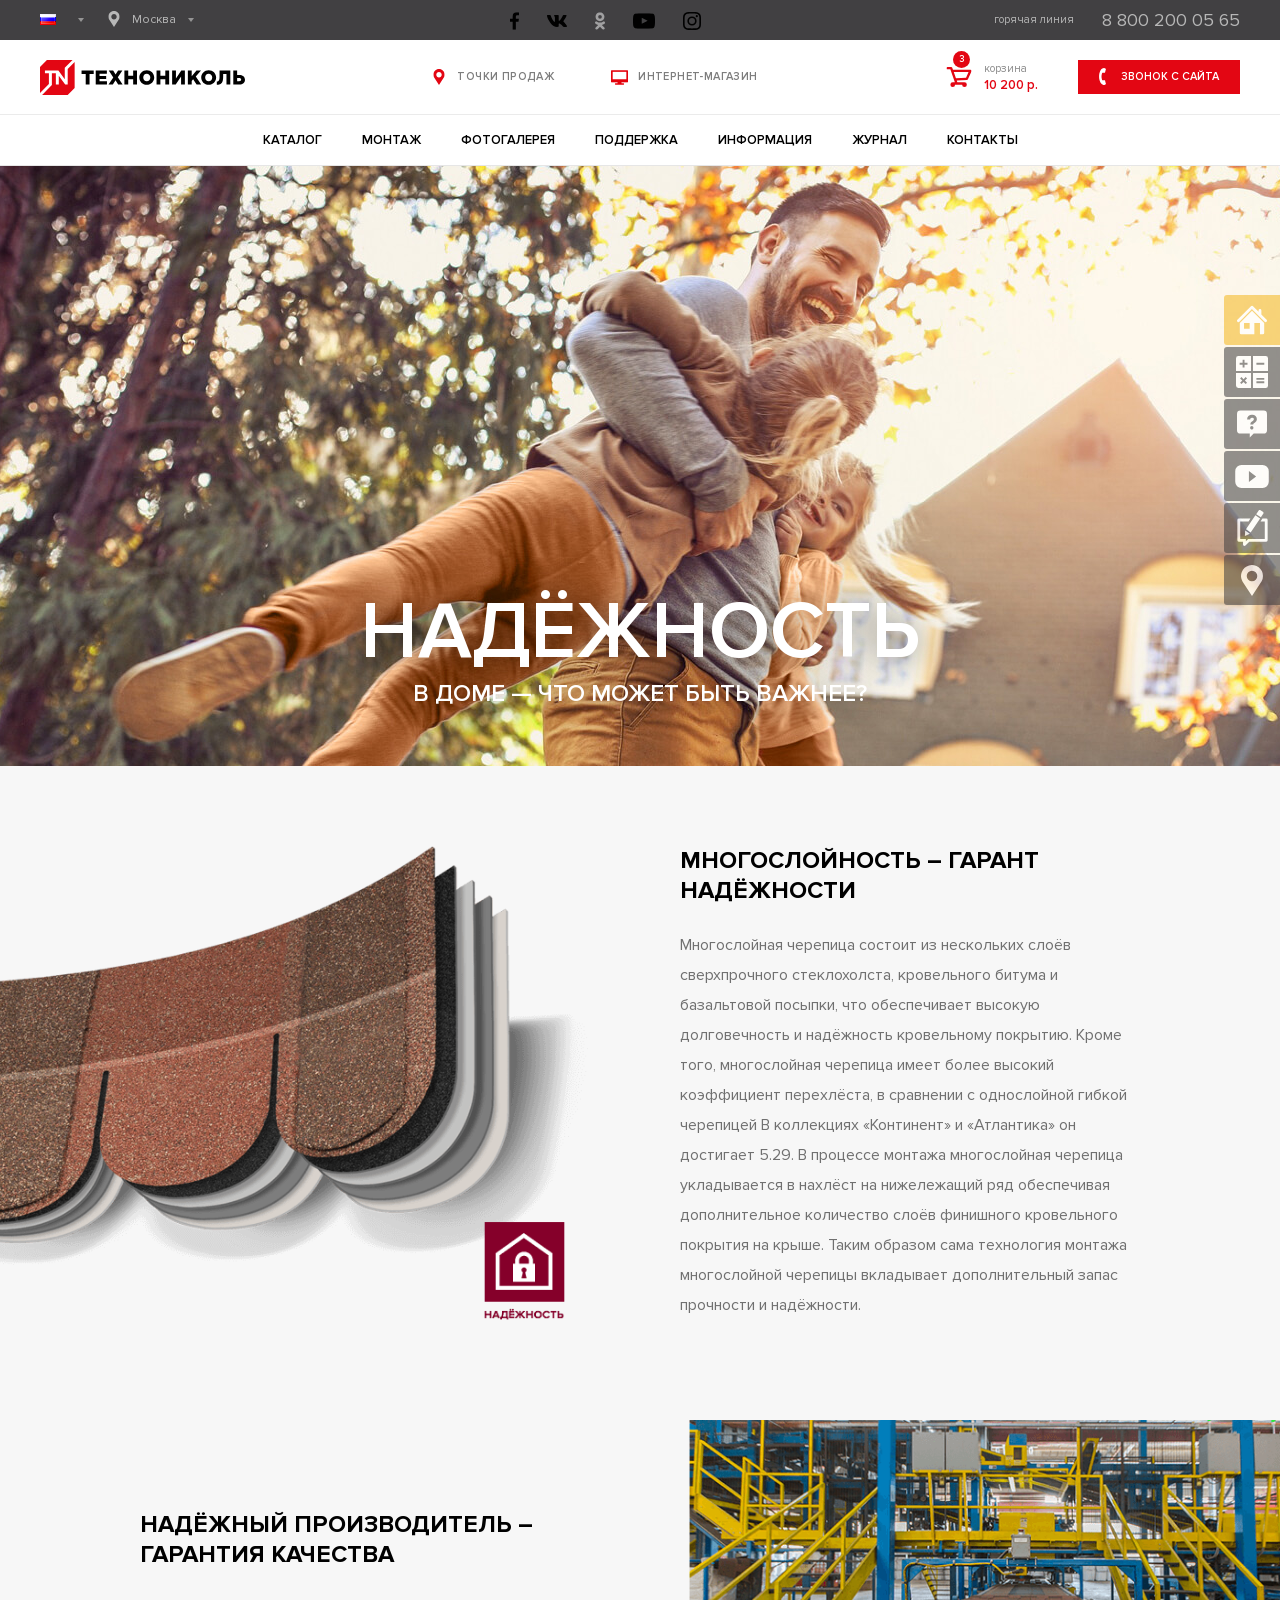
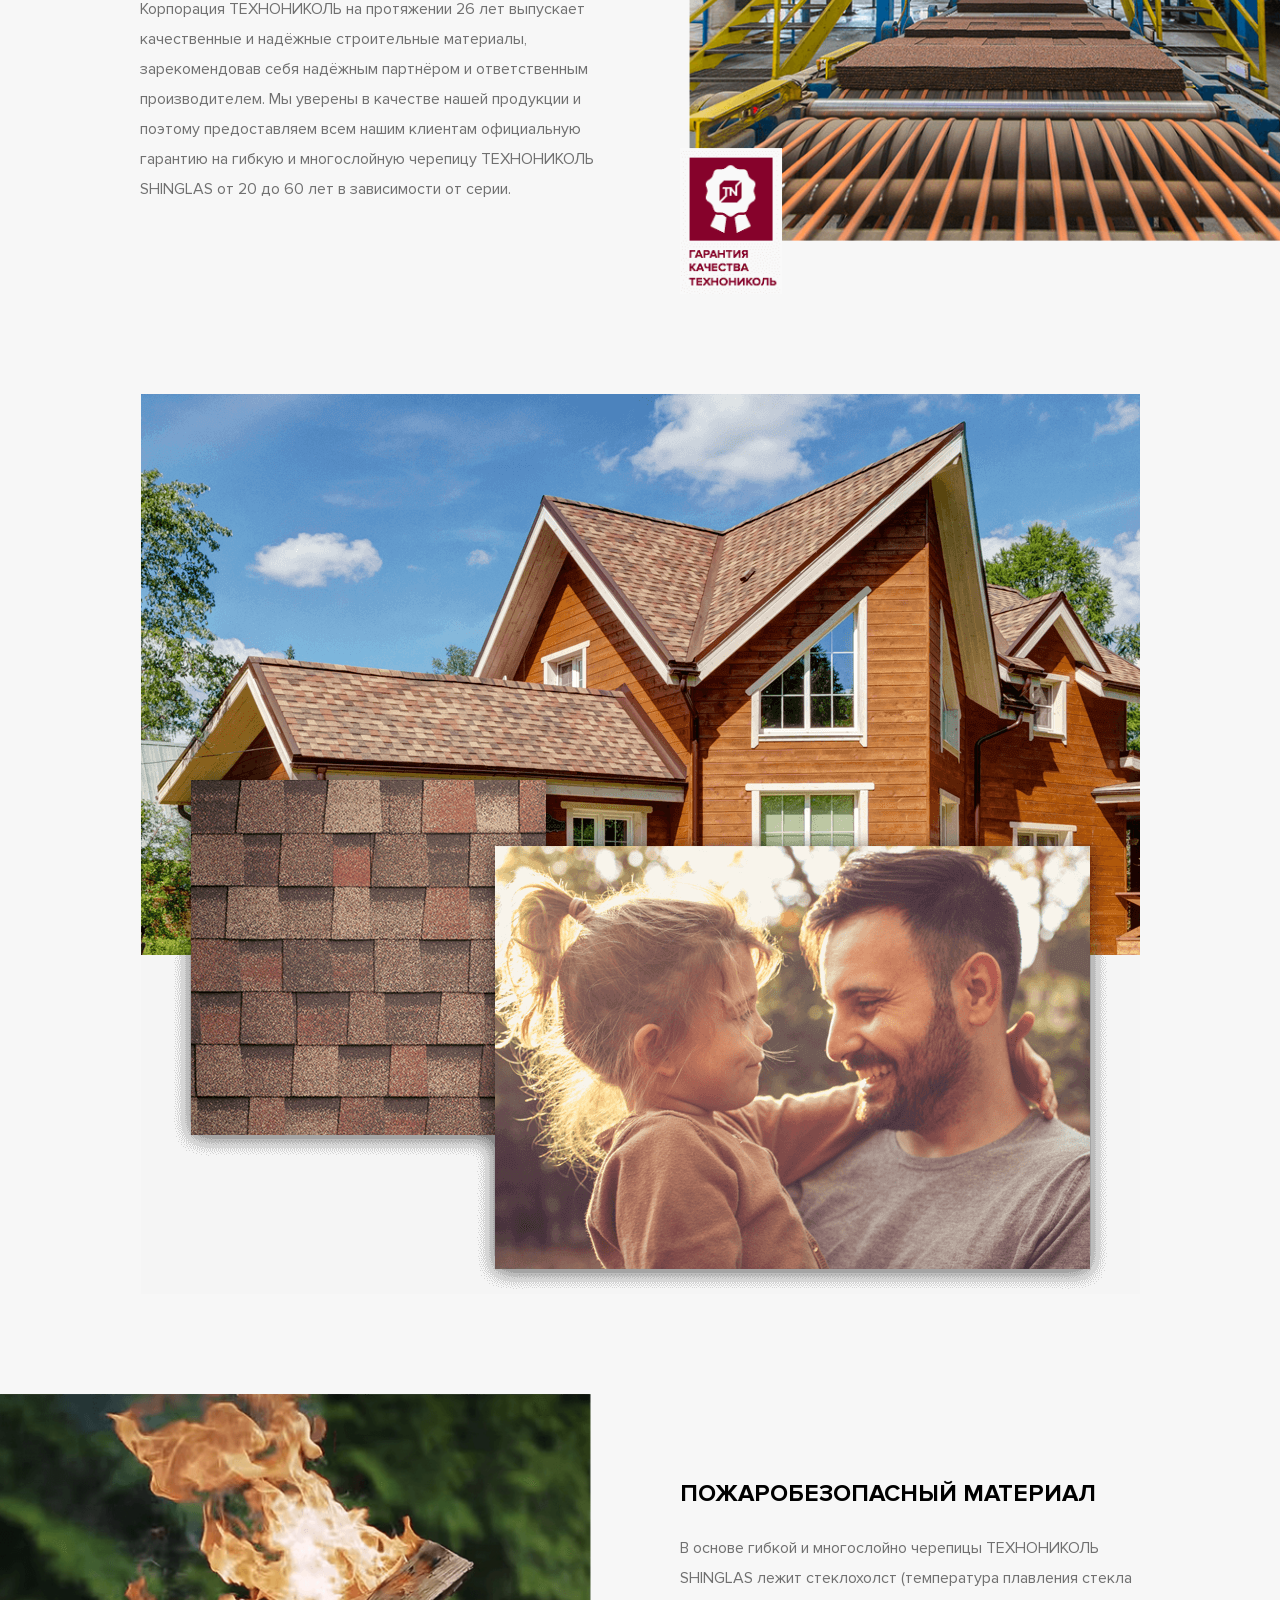
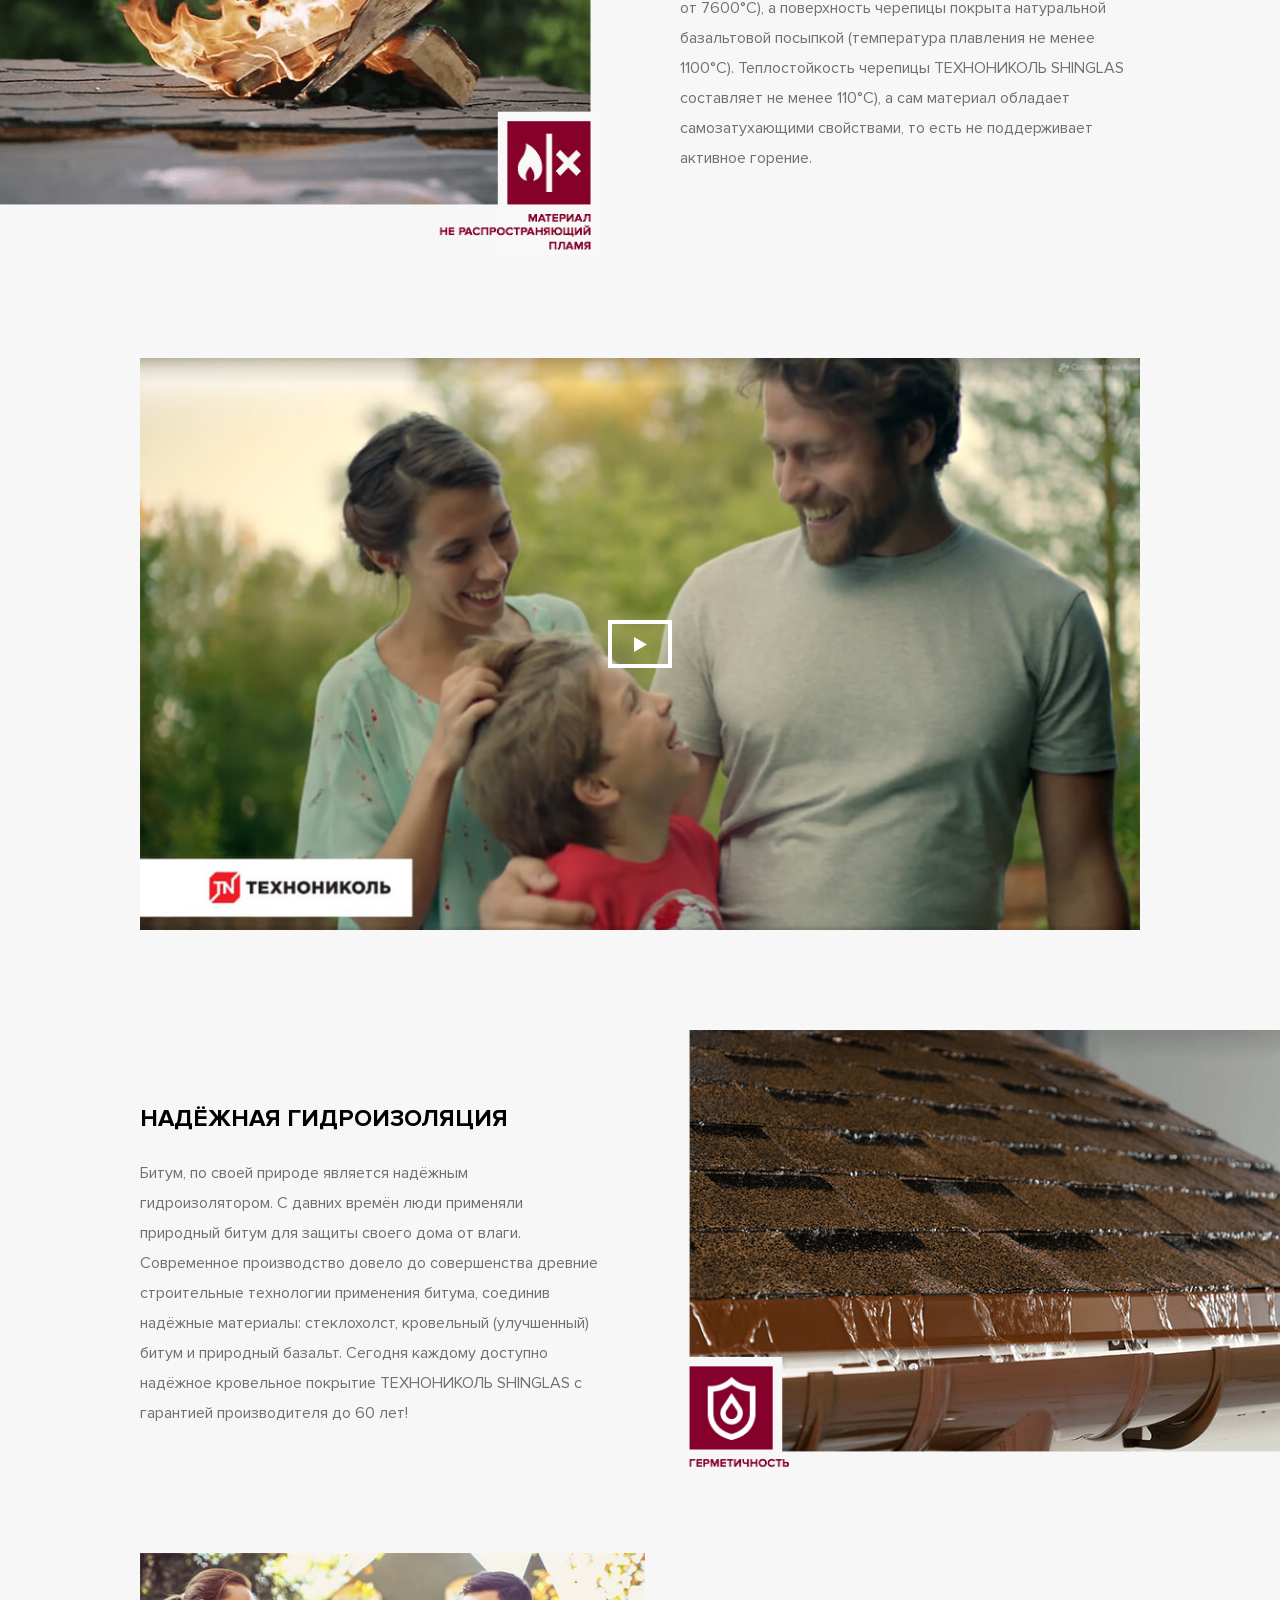
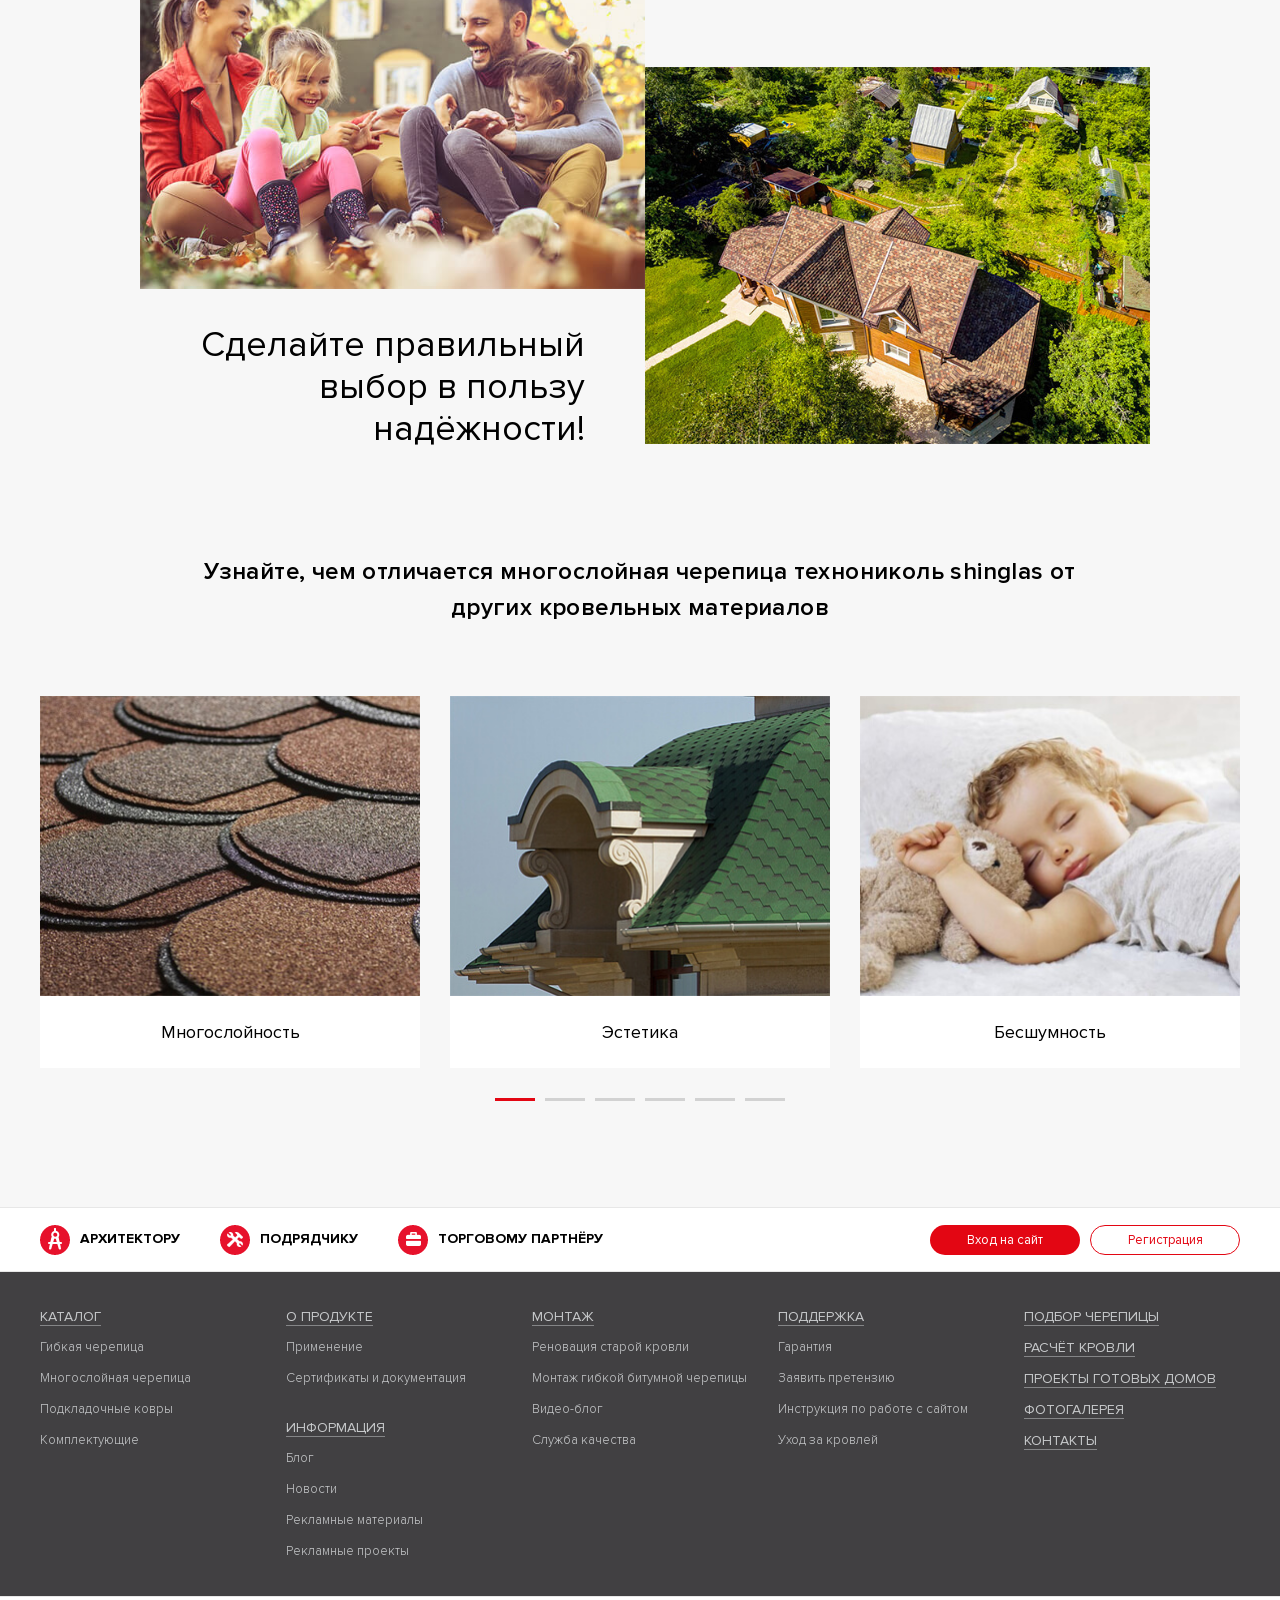
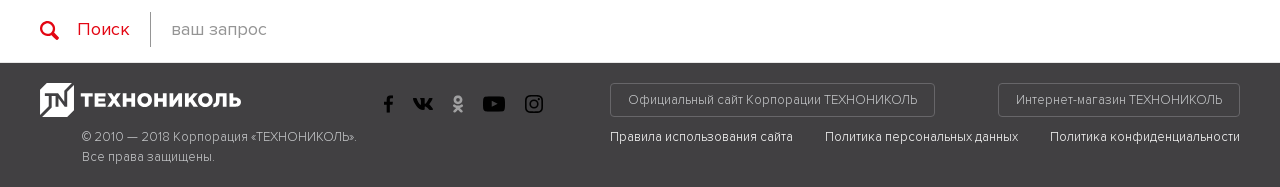
<file: nadejnost.html>
<!DOCTYPE html>
<html lang="ru">
  <head>
    <meta charset="utf-8">
    <meta name="viewport" content="width=device-width, initial-scale=1, shrink-to-fit=no">
    <meta name="theme-color" content="#000">
    <meta name="format-detection" content="telephone=no">
    <meta http-equiv="X-UA-Compatible" content="IE=Edge">
    <meta name="robots" content="noindex, nofollow">
    <title>Надёжность - Technonicol</title>
    <link rel="shortcut icon" href="images/favicon.ico"><link href="http://shinglas.ru/bitrix/js/altasib/editortools/templates/spoiler_template/.default/style.css?14951244731167" type="text/css"  data-template-style="true"  rel="stylesheet" />
<link href="http://shinglas.ru/bitrix/js/altasib/editortools/templates/tabs_template/.default/style.css?14951244732774" type="text/css"  data-template-style="true"  rel="stylesheet" />
<link href="http://shinglas.ru/local/css/style.min.css?1542753164934860" type="text/css"  data-template-style="true"  rel="stylesheet" />
<link href="http://shinglas.ru/local/css/lang/ru.css?150168917556" type="text/css"  data-template-style="true"  rel="stylesheet" />
<link href="http://shinglas.ru/bitrix/js/main/core/css/core.min.css?14951244742854" type="text/css"  data-template-style="true"  rel="stylesheet" />
<link href="http://shinglas.ru/local/bitrix/templates/smartinner/styles.css?1501689175365" type="text/css"  data-template-style="true"  rel="stylesheet" />
    <link rel="stylesheet" href="css/sprites.css">
    <link rel="stylesheet" href="css/normalize.css">
    <link rel="stylesheet" href="css/base.css">
    <link rel="stylesheet" href="css/slick.css">
    <link rel="stylesheet" href="css/fancybox.css">
    <link rel="stylesheet" href="css/autocomplete.css">
    <link rel="stylesheet" href="css/components.css">
    <link rel="stylesheet" href="css/layout.css">
    <link rel="stylesheet" href="css/states.css">
    <link rel="stylesheet" href="css/prod.css">
    <link rel="stylesheet" href="css/read.css">
    <link rel="stylesheet" href="css/comfort.css">
    <link rel="stylesheet" href="css/mounting.css">
    <link rel="stylesheet" href="css/claim.css">
  </head>
  <body class="page-article">
    <div class="app">
      <!-- Nav Fixed :: Start-->
      <nav class="nav-fixed js-nav-fixed">
        <button class="nav-fixed__trigger"></button>
        <ul class="nav-fixed__menu">
          <li><a class="nav-fixed__link nav-fixed__link--hightlight" href="#"><span class="nav-fixed__link-icon">
                <svg class="icon-nav-01">
                  <use xlink:href="sprites/sprite.svg#icon-nav-01"></use>
                </svg></span><span class="nav-fixed__link-text">Подбор черепицы</span></a></li>
          <li><a class="nav-fixed__link" href="#"><span class="nav-fixed__link-icon">
                <svg class="icon-nav-02">
                  <use xlink:href="sprites/sprite.svg#icon-nav-02"></use>
                </svg></span><span class="nav-fixed__link-text">...</span></a></li>
          <li><a class="nav-fixed__link" href="#"><span class="nav-fixed__link-icon">
                <svg class="icon-nav-03">
                  <use xlink:href="sprites/sprite.svg#icon-nav-03"></use>
                </svg></span><span class="nav-fixed__link-text">...</span></a></li>
          <li><a class="nav-fixed__link" href="#"><span class="nav-fixed__link-icon">
                <svg class="icon-nav-04">
                  <use xlink:href="sprites/sprite.svg#icon-nav-04"></use>
                </svg></span><span class="nav-fixed__link-text">...</span></a></li>
          <li><a class="nav-fixed__link" href="#"><span class="nav-fixed__link-icon">
                <svg class="icon-nav-05">
                  <use xlink:href="sprites/sprite.svg#icon-nav-05"></use>
                </svg></span><span class="nav-fixed__link-text">...</span></a></li>
          <li><a class="nav-fixed__link" href="#"><span class="nav-fixed__link-icon">
                <svg class="icon-nav-06">
                  <use xlink:href="sprites/sprite.svg#icon-nav-06"></use>
                </svg></span><span class="nav-fixed__link-text">...</span></a></li>
        </ul>
      </nav>
      <!-- Nav :: Fixed :: End-->
      <!-- Header :: Start-->
      <header class="header">
        <div class="header__panel header__panel--top">
          <div class="container-fluid">
            <div class="header__language">
              <button class="header__language-trigger">
                <svg class="icon-language-ru">
                  <use xlink:href="sprites/sprite.svg#icon-language-ru"></use>
                </svg>
              </button>
              <div class="header__language-dropdown">
                <ul class="header__language-menu">
                  <li><a class="header__language-link is-active" href="#">
                      <svg class="icon-language-ru">
                        <use xlink:href="sprites/sprite.svg#icon-language-ru"></use>
                      </svg>Русский</a></li>
                  <li><a class="header__language-link" href="#">
                      <svg class="icon-language-kz">
                        <use xlink:href="sprites/sprite.svg#icon-language-kz"></use>
                      </svg>Қазақ Тілі</a></li>
                  <li><a class="header__language-link" href="#">
                      <svg class="icon-language-ita">
                        <use xlink:href="sprites/sprite.svg#icon-language-ita"></use>
                      </svg>Italiano</a></li>
                  <li><a class="header__language-link" href="#">
                      <svg class="icon-language-hun">
                        <use xlink:href="sprites/sprite.svg#icon-language-hun"></use>
                      </svg>Magyar</a></li>
                  <li><a class="header__language-link" href="#">
                      <svg class="icon-language-est">
                        <use xlink:href="sprites/sprite.svg#icon-language-est"></use>
                      </svg>Eesti Keel</a></li>
                  <li><a class="header__language-link" href="#">
                      <svg class="icon-language-lva">
                        <use xlink:href="sprites/sprite.svg#icon-language-lva"></use>
                      </svg>Latviešu Valoda</a></li>
                  <li><a class="header__language-link" href="#">
                      <svg class="icon-language-ltu">
                        <use xlink:href="sprites/sprite.svg#icon-language-ltu"></use>
                      </svg>Lietùvių Kalbà</a></li>
                  <li><a class="header__language-link" href="#">
                      <svg class="icon-language-ua">
                        <use xlink:href="sprites/sprite.svg#icon-language-ua"></use>
                      </svg>Українська</a></li>
                  <li><a class="header__language-link" href="#">
                      <svg class="icon-language-svn">
                        <use xlink:href="sprites/sprite.svg#icon-language-svn"></use>
                      </svg>Slovenský Jazyk</a></li>
                  <li><a class="header__language-link" href="#">
                      <svg class="icon-language-pol">
                        <use xlink:href="sprites/sprite.svg#icon-language-pol"></use>
                      </svg>Język Polski</a></li>
                  <li><a class="header__language-link" href="#">
                      <svg class="icon-language-tur">
                        <use xlink:href="sprites/sprite.svg#icon-language-tur"></use>
                      </svg>Türkçe</a></li>
                  <li><a class="header__language-link" href="#">
                      <svg class="icon-language-rou">
                        <use xlink:href="sprites/sprite.svg#icon-language-rou"></use>
                      </svg>Limba Română</a></li>
                  <li><a class="header__language-link" href="#">
                      <svg class="icon-language-bgr">
                        <use xlink:href="sprites/sprite.svg#icon-language-bgr"></use>
                      </svg>Български Езык</a></li>
                  <li><a class="header__language-link" href="#">
                      <svg class="icon-language-cze">
                        <use xlink:href="sprites/sprite.svg#icon-language-cze"></use>
                      </svg>Čeština</a></li>
                  <li><a class="header__language-link" href="#">
                      <svg class="icon-language-deu">
                        <use xlink:href="sprites/sprite.svg#icon-language-deu"></use>
                      </svg>Deutsch</a></li>
                  <li><a class="header__language-link" href="#">
                      <svg class="icon-language-eng">
                        <use xlink:href="sprites/sprite.svg#icon-language-eng"></use>
                      </svg>English</a></li>
                </ul>
              </div>
            </div>
            <div class="header__location">
              <button class="header__location-trigger" data-fancybox data-src="#popup-location">
                <svg class="icon-location">
                  <use xlink:href="sprites/sprite.svg#icon-location"></use>
                </svg>Москва
              </button>
            </div>
            <nav class="header__social"><a class="header__social-link" href="#">
                <svg class="icon-social-fb">
                  <use xlink:href="sprites/sprite.svg#icon-social-fb"></use>
                </svg></a><a class="header__social-link" href="#">
                <svg class="icon-social-vk">
                  <use xlink:href="sprites/sprite.svg#icon-social-vk"></use>
                </svg></a><a class="header__social-link" href="#">
                <svg class="icon-social-od">
                  <use xlink:href="sprites/sprite.svg#icon-social-od"></use>
                </svg></a><a class="header__social-link" href="#">
                <svg class="icon-social-yt">
                  <use xlink:href="sprites/sprite.svg#icon-social-yt"></use>
                </svg></a><a class="header__social-link" href="#">
                <svg class="icon-social-im">
                  <use xlink:href="sprites/sprite.svg#icon-social-im"></use>
                </svg></a></nav>
            <p class="header__phone"><small class="header__phone-text">горячая линия</small><a class="header__phone-link" href="tel:88002000565">8 800 200 05 65</a></p>
          </div>
        </div>
        <div class="header__panel header__panel--middle">
          <div class="container-fluid">
            <div class="header__logo"><a href="#"><img src="images/logo.svg" alt="ТЕХНОНИКОЛЬ"></a></div>
            <nav class="header__links"><a class="header__links-item" href="#">
                <svg class="icon-location">
                  <use xlink:href="sprites/sprite.svg#icon-location"></use>
                </svg>точки продаж</a><a class="header__links-item" href="#">
                <svg class="icon-shop">
                  <use xlink:href="sprites/sprite.svg#icon-shop"></use>
                </svg>интернет-магазин</a></nav><a class="header__basket" href="#">
              <figure class="header__basket-icon">
                <svg class="icon-basket">
                  <use xlink:href="sprites/sprite.svg#icon-basket"></use>
                </svg>
                <mark>3</mark>
              </figure>
              <p class="header__basket-price"><small>корзина</small>10 200 р.</p></a>
            <div class="header__call"><a class="btn btn--34 btn--red" href="#">
                <svg class="icon-call">
                  <use xlink:href="sprites/sprite.svg#icon-call"></use>
                </svg>звонок с сайта</a></div>
          </div>
        </div>
        <div class="header__panel header__panel--bottom">
          <div class="container-fluid">
            <nav class="header__nav">
              <button class="header__nav-trigger"><span></span><span></span><span></span></button>
              <div class="header__nav-content">
                <ul class="header__nav-menu">
                  <li><a class="header__nav-link header__nav-link--arrow" href="#">Каталог</a>
                    <div class="header__nav-dropdown"><span class="header__nav-back">
                        <svg class="icon-back">
                          <use xlink:href="sprites/sprite.svg#icon-back"></use>
                        </svg>назад</span>
                      <div class="header__nav-group">
                        <ul class="header__nav-menu">
                          <li><a class="header__nav-link header__nav-link--arrow" href="#">Гибкая черепица</a>
                            <div class="header__nav-dropdown"><span class="header__nav-back">
                                <svg class="icon-back">
                                  <use xlink:href="sprites/sprite.svg#icon-back"></use>
                                </svg>назад</span>
                              <ul class="header__nav-menu">
                                <li><a class="header__nav-link" href="#">Серия Ультра</a>
                                  <ul class="header__nav-menu header__nav-menu--sub">
                                    <li><a class="header__nav-link" href="#">Самба</a></li>
                                    <li><a class="header__nav-link" href="#">Фокстрот</a></li>
                                  </ul>
                                </li>
                                <li><a class="header__nav-link" href="#">Серия Классик</a>
                                  <ul class="header__nav-menu header__nav-menu--sub">
                                    <li><a class="header__nav-link" href="#">Модерн</a></li>
                                    <li><a class="header__nav-link" href="#">Румба</a></li>
                                    <li><a class="header__nav-link" href="#">Кадриль</a></li>
                                    <li><a class="header__nav-link" href="#">Фламенко</a></li>
                                    <li><a class="header__nav-link" href="#">Танго</a></li>
                                  </ul>
                                </li>
                                <li><a class="header__nav-link" href="#">Серия Финская</a>
                                  <ul class="header__nav-menu header__nav-menu--sub">
                                    <li><a class="header__nav-link" href="#">Аккорд</a></li>
                                    <li><a class="header__nav-link" href="#">Соната</a></li>
                                  </ul>
                                </li>
                                <li><a class="header__nav-link" href="#">КОНЬКОВО-КАРНИЗНАЯ ЧЕРЕПИЦА</a></li>
                              </ul>
                            </div>
                          </li>
                        </ul>
                      </div>
                      <div class="header__nav-group">
                        <ul class="header__nav-menu">
                          <li><a class="header__nav-link header__nav-link--arrow" href="#">Многослойная черепица</a>
                            <div class="header__nav-dropdown"><span class="header__nav-back">
                                <svg class="icon-back">
                                  <use xlink:href="sprites/sprite.svg#icon-back"></use>
                                </svg>назад</span>
                              <ul class="header__nav-menu header__nav-menu--sub">
                                <li><a class="header__nav-link" href="#">Атлантика</a></li>
                                <li><a class="header__nav-link" href="#">Континент</a></li>
                                <li><a class="header__nav-link" href="#">Вестерн</a></li>
                                <li><a class="header__nav-link" href="#">Джаз</a></li>
                                <li><a class="header__nav-link" href="#">Кантри</a></li>
                                <li><a class="header__nav-link" href="#">Ранчо</a></li>
                              </ul>
                            </div>
                          </li>
                        </ul>
                      </div>
                      <div class="header__nav-group">
                        <ul class="header__nav-menu">
                          <li><a class="header__nav-link" href="#">Комплектующие для кровли</a>
                            <div class="header__nav-dropdown"><span class="header__nav-back">
                                <svg class="icon-back">
                                  <use xlink:href="sprites/sprite.svg#icon-back"></use>
                                </svg>назад</span>
                              <ul class="header__nav-menu header__nav-menu--sub">
                                <li><a class="header__nav-link" href="#">Планки и гвозди</a></li>
                                <li><a class="header__nav-link" href="#">Снегодержатели</a></li>
                                <li><a class="header__nav-link" href="#">Строительная химия</a></li>
                                <li><a class="header__nav-link" href="#">Планки и гвозди</a></li>
                                <li><a class="header__nav-link" href="#">Снегодержатели</a></li>
                              </ul>
                            </div>
                          </li>
                        </ul>
                      </div>
                      <div class="header__nav-group">
                        <ul class="header__nav-menu">
                          <li><a class="header__nav-link" href="#">Фасадная плитка</a></li>
                          <li><a class="header__nav-link" href="#">Водосточная система</a></li>
                          <li><a class="header__nav-link" href="#">Пластиковая вентиляция</a></li>
                          <li><a class="header__nav-link" href="#">Пневмоинструмент</a></li>
                        </ul>
                      </div>
                    </div>
                  </li>
                  <li><a class="header__nav-link header__nav-link--arrow" href="#">Монтаж</a>
                    <div class="header__nav-dropdown"><span class="header__nav-back">
                        <svg class="icon-back">
                          <use xlink:href="sprites/sprite.svg#icon-back"></use>
                        </svg>назад</span>
                      <ul class="header__nav-menu">
                        <li><a class="header__nav-link" href="#">Гибкая черепица</a></li>
                        <li><a class="header__nav-link" href="#">Многослойная черепица</a></li>
                        <li><a class="header__nav-link" href="#">Фасадная плитка</a></li>
                        <li><a class="header__nav-link" href="#">Водосточная система</a></li>
                      </ul>
                    </div>
                  </li>
                  <li><a class="header__nav-link" href="#">Фотогалерея</a></li>
                  <li><a class="header__nav-link" href="#">Поддержка</a></li>
                  <li><a class="header__nav-link" href="#">Информация</a></li>
                  <li><a class="header__nav-link" href="#">Журнал</a></li>
                  <li><a class="header__nav-link" href="#">Контакты</a></li>
                </ul>
                <!-- For mobile only < 768px-->
                <div class="is-md-hidden">
                  <div class="header__nav-panel header__nav-panel--white">
                    <nav class="header__links"><a class="header__links-item" href="#">
                        <svg class="icon-location">
                          <use xlink:href="sprites/sprite.svg#icon-location"></use>
                        </svg>точки продаж</a><a class="header__links-item" href="#">
                        <svg class="icon-shop">
                          <use xlink:href="sprites/sprite.svg#icon-shop"></use>
                        </svg>интернет-магазин</a></nav><a class="header__basket" href="#">
                      <figure class="header__basket-icon">
                        <svg class="icon-basket">
                          <use xlink:href="sprites/sprite.svg#icon-basket"></use>
                        </svg>
                        <mark>3</mark>
                      </figure>
                      <p class="header__basket-price"><small>корзина</small>10 200 р.</p></a>
                    <div class="header__call"><a class="btn btn--34 btn--red" href="#">
                        <svg class="icon-call">
                          <use xlink:href="sprites/sprite.svg#icon-call"></use>
                        </svg>звонок с сайта</a></div>
                  </div>
                  <div class="header__nav-panel header__nav-panel--dark">
                    <div class="header__language">
                      <button class="header__language-trigger">
                        <svg class="icon-language-ru">
                          <use xlink:href="sprites/sprite.svg#icon-language-ru"></use>
                        </svg>Русский
                      </button>
                      <div class="header__language-dropdown">
                        <ul class="header__language-menu">
                          <li><a class="header__language-link is-active" href="#">
                              <svg class="icon-language-ru">
                                <use xlink:href="sprites/sprite.svg#icon-language-ru"></use>
                              </svg>Русский</a></li>
                          <li><a class="header__language-link" href="#">
                              <svg class="icon-language-kz">
                                <use xlink:href="sprites/sprite.svg#icon-language-kz"></use>
                              </svg>Қазақ Тілі</a></li>
                          <li><a class="header__language-link" href="#">
                              <svg class="icon-language-ita">
                                <use xlink:href="sprites/sprite.svg#icon-language-ita"></use>
                              </svg>Italiano</a></li>
                          <li><a class="header__language-link" href="#">
                              <svg class="icon-language-hun">
                                <use xlink:href="sprites/sprite.svg#icon-language-hun"></use>
                              </svg>Magyar</a></li>
                          <li><a class="header__language-link" href="#">
                              <svg class="icon-language-est">
                                <use xlink:href="sprites/sprite.svg#icon-language-est"></use>
                              </svg>Eesti Keel</a></li>
                          <li><a class="header__language-link" href="#">
                              <svg class="icon-language-lva">
                                <use xlink:href="sprites/sprite.svg#icon-language-lva"></use>
                              </svg>Latviešu Valoda</a></li>
                          <li><a class="header__language-link" href="#">
                              <svg class="icon-language-ltu">
                                <use xlink:href="sprites/sprite.svg#icon-language-ltu"></use>
                              </svg>Lietùvių Kalbà</a></li>
                          <li><a class="header__language-link" href="#">
                              <svg class="icon-language-ua">
                                <use xlink:href="sprites/sprite.svg#icon-language-ua"></use>
                              </svg>Українська</a></li>
                          <li><a class="header__language-link" href="#">
                              <svg class="icon-language-svn">
                                <use xlink:href="sprites/sprite.svg#icon-language-svn"></use>
                              </svg>Slovenský Jazyk</a></li>
                          <li><a class="header__language-link" href="#">
                              <svg class="icon-language-pol">
                                <use xlink:href="sprites/sprite.svg#icon-language-pol"></use>
                              </svg>Język Polski</a></li>
                          <li><a class="header__language-link" href="#">
                              <svg class="icon-language-tur">
                                <use xlink:href="sprites/sprite.svg#icon-language-tur"></use>
                              </svg>Türkçe</a></li>
                          <li><a class="header__language-link" href="#">
                              <svg class="icon-language-rou">
                                <use xlink:href="sprites/sprite.svg#icon-language-rou"></use>
                              </svg>Limba Română</a></li>
                          <li><a class="header__language-link" href="#">
                              <svg class="icon-language-bgr">
                                <use xlink:href="sprites/sprite.svg#icon-language-bgr"></use>
                              </svg>Български Езык</a></li>
                          <li><a class="header__language-link" href="#">
                              <svg class="icon-language-cze">
                                <use xlink:href="sprites/sprite.svg#icon-language-cze"></use>
                              </svg>Čeština</a></li>
                          <li><a class="header__language-link" href="#">
                              <svg class="icon-language-deu">
                                <use xlink:href="sprites/sprite.svg#icon-language-deu"></use>
                              </svg>Deutsch</a></li>
                          <li><a class="header__language-link" href="#">
                              <svg class="icon-language-eng">
                                <use xlink:href="sprites/sprite.svg#icon-language-eng"></use>
                              </svg>English</a></li>
                        </ul>
                      </div>
                    </div>
                    <div class="header__location">
                      <button class="header__location-trigger" data-fancybox data-src="#popup-location">
                        <svg class="icon-location">
                          <use xlink:href="sprites/sprite.svg#icon-location"></use>
                        </svg>Москва
                      </button>
                    </div>
                    <nav class="header__social"><a class="header__social-link" href="#">
                        <svg class="icon-social-fb">
                          <use xlink:href="sprites/sprite.svg#icon-social-fb"></use>
                        </svg></a><a class="header__social-link" href="#">
                        <svg class="icon-social-vk">
                          <use xlink:href="sprites/sprite.svg#icon-social-vk"></use>
                        </svg></a><a class="header__social-link" href="#">
                        <svg class="icon-social-od">
                          <use xlink:href="sprites/sprite.svg#icon-social-od"></use>
                        </svg></a><a class="header__social-link" href="#">
                        <svg class="icon-social-yt">
                          <use xlink:href="sprites/sprite.svg#icon-social-yt"></use>
                        </svg></a><a class="header__social-link" href="#">
                        <svg class="icon-social-im">
                          <use xlink:href="sprites/sprite.svg#icon-social-im"></use>
                        </svg></a></nav>
                    <p class="header__phone"><small class="header__phone-text">горячая линия</small><a class="header__phone-link" href="tel:88002000565">8 800 200 05 65</a></p>
                  </div>
                </div>
              </div>
            </nav>
          </div>
        </div>
      </header>
      <!-- Header :: End-->
      <!-- Main :: Start-->
      <main class="main">
        <!-- Article :: Start-->
        <article class="article">
          <div class="container-fluid">
            <div class="article__head article__head--white">
              <picture class="article__head-image">
                <source srcset="images/img-n-hero-320.jpg" media="(max-width: 576px)"><img src="images/img-n-hero.jpg" alt="">
              </picture>
              <h1 class="article__head-title">Надёжность<small>в доме — что может быть важнее?</small></h1>
            </div>
            <div class="article__body">
              <section class="article__section">
                <div class="row">
                  <div class="col-sm-6">
                    <figure class="article__section-image article__section-image--left article__section-image--50vw"><img src="images/img-n-01.png" alt=""></figure>
                  </div>
                  <div class="col-sm-6 align-self-center">
                    <div class="article__section-desc">
                      <h2>Многослойность – гарант надёжности</h2>
                      <p>Многослойная черепица состоит из нескольких слоёв сверхпрочного стеклохолста, кровельного битума и базальтовой посыпки, что обеспечивает высокую долговечность и надёжность кровельному покрытию. Кроме того, многослойная черепица имеет более высокий коэффициент перехлёста, в сравнении с однослойной гибкой черепицей В коллекциях «Континент» и «Атлантика» он достигает 5.29.  В процессе монтажа многослойная черепица укладывается в нахлёст на нижележащий ряд обеспечивая дополнительное количество слоёв финишного кровельного покрытия на крыше. Таким образом сама технология монтажа многослойной черепицы вкладывает дополнительный запас прочности и надёжности.</p>
                    </div>
                  </div>
                </div>
              </section>
              <section class="article__section">
                <div class="row">
                  <div class="col-sm-6 push-sm-6">
                    <figure class="article__section-imaget article__section-image--right article__section-image--50vw"><img src="images/img-n-02.png" alt=""></figure>
                  </div>
                  <div class="col-sm-6 pull-sm-6 align-self-center">
                    <div class="article__section-desc">
                      <h2>Надёжный производитель – гарантия качества</h2>
                      <p>Корпорация ТЕХНОНИКОЛЬ на протяжении 26 лет выпускает качественные и надёжные строительные материалы, зарекомендовав себя надёжным партнёром и ответственным производителем. Мы уверены в качестве нашей продукции и поэтому предоставляем всем нашим клиентам официальную гарантию на гибкую и многослойную черепицу ТЕХНОНИКОЛЬ SHINGLAS от 20 до 60 лет в зависимости от серии.</p>
                    </div>
                  </div>
                </div>
              </section>
              <section class="article__section article__section--collage"><img src="images/img-collage.png" alt=""></section>
              <section class="article__section">
                <div class="row">
                  <div class="col-sm-6">
                    <figure class="article__section-image article__section-image--left article__section-image--50vw"><img src="images/img-n-03.png" alt=""></figure>
                  </div>
                  <div class="col-sm-6 align-self-center">
                    <div class="article__section-desc">
                      <h2>Пожаробезопасный материал</h2>
                      <p>В основе гибкой и многослойно черепицы ТЕХНОНИКОЛЬ SHINGLAS лежит стеклохолст (температура плавления стекла от 7600°С), а поверхность черепицы покрыта натуральной базальтовой посыпкой (температура плавления не менее 1100°C). Теплостойкость черепицы ТЕХНОНИКОЛЬ SHINGLAS составляет не менее 110°C), а сам материал обладает самозатухающими свойствами, то есть не поддерживает активное горение.</p>
                    </div>
                  </div>
                </div>
              </section>
              <section class="article__section">
                <figure class="article__section-video js-video" data-video="https://www.youtube.com/embed/nJP_1p0Q494?autoplay=1"><img src="images/img-n-04.jpg" alt="">
                  <svg class="icon-video">
                    <use xlink:href="sprites/sprite.svg#icon-video"></use>
                  </svg>
                </figure>
              </section>
              <section class="article__section">
                <div class="row">
                  <div class="col-sm-6 push-sm-6">
                    <figure class="article__section-image article__section-image--right article__section-image--50vw"><img src="images/img-n-05.png" alt=""></figure>
                  </div>
                  <div class="col-sm-6 pull-sm-6 align-self-center">
                    <div class="article__section-desc">
                      <h2>Надёжная гидроизоляция</h2>
                      <p>Битум, по своей природе является надёжным гидроизолятором. С давних времён люди применяли природный битум для защиты своего дома от влаги. Современное производство довело до совершенства древние строительные технологии применения битума, соединив надёжные материалы: стеклохолст, кровельный (улучшенный) битум и природный базальт. Сегодня каждому доступно надёжное кровельное покрытие ТЕХНОНИКОЛЬ SHINGLAS с гарантией производителя до 60 лет! </p>
                    </div>
                  </div>
                </div>
              </section>
              <section class="article__section article__section--choice">
                <div class="row">
                  <div class="col-sm-6"><img src="images/img-n-06.jpg" alt="">
                    <h2>Сделайте правильный выбор в пользу надёжности!</h2>
                  </div>
                  <div class="col-sm-6"><img src="images/img-n-07.jpg" alt=""></div>
                </div>
              </section>
            </div>
          </div>
        </article>
        <!-- Article :: End-->
        <!-- Other :: Start-->
        <div class="other">
          <div class="container-fluid">
            <h2 class="other__heading">Узнайте, чем отличается многослойная черепица технониколь shinglas от других кровельных материалов</h2>
            <div class="other__slides js-slick-other"><a class="other__item" href="#">
                <figure class="other__item-image"><img src="images/img-other-01.jpg" alt=""></figure>
                <div class="other__item-desc">
                  <h3 class="other__item-title">Многослойность</h3>
                </div></a><a class="other__item" href="#">
                <figure class="other__item-image"><img src="images/img-other-02.jpg" alt=""></figure>
                <div class="other__item-desc">
                  <h3 class="other__item-title">Эстетика</h3>
                </div></a><a class="other__item" href="#">
                <figure class="other__item-image"><img src="images/img-other-03.jpg" alt=""></figure>
                <div class="other__item-desc">
                  <h3 class="other__item-title">Бесшумность</h3>
                </div></a><a class="other__item" href="#">
                <figure class="other__item-image"><img src="images/img-other-01.jpg" alt=""></figure>
                <div class="other__item-desc">
                  <h3 class="other__item-title">Многослойность</h3>
                </div></a><a class="other__item" href="#">
                <figure class="other__item-image"><img src="images/img-other-02.jpg" alt=""></figure>
                <div class="other__item-desc">
                  <h3 class="other__item-title">Эстетика</h3>
                </div></a><a class="other__item" href="#">
                <figure class="other__item-image"><img src="images/img-other-03.jpg" alt=""></figure>
                <div class="other__item-desc">
                  <h3 class="other__item-title">Бесшумность</h3>
                </div></a></div>
          </div>
        </div>
        <!-- Other :: End-->
      </main>
      <!-- Main :: End-->
      <!-- Footer :: Start-->
      <footer class="footer">
        <div class="footer__panel footer__panel--white">
          <div class="container-fluid">
            <div class="footer__partners">
              <button class="footer__partners-btn">партнёрам
                <svg class="icon-arrow-down">
                  <use xlink:href="sprites/sprite.svg#icon-arrow-down"></use>
                </svg>
              </button>
              <div class="footer__partners-dropdown">
                <ul class="footer__partners-menu">
                  <li><a class="footer__partners-link" href="#">
                      <svg class="icon-partners-01">
                        <use xlink:href="sprites/sprite.svg#icon-partners-01"></use>
                      </svg>архитектору</a></li>
                  <li><a class="footer__partners-link" href="#">
                      <svg class="icon-partners-02">
                        <use xlink:href="sprites/sprite.svg#icon-partners-02"></use>
                      </svg>подрядчику</a></li>
                  <li><a class="footer__partners-link" href="#">
                      <svg class="icon-partners-03">
                        <use xlink:href="sprites/sprite.svg#icon-partners-03"></use>
                      </svg>торговому партнёру</a></li>
                </ul>
                <div class="footer__partners-control"><a class="btn btn--rounded btn--30 btn--red" href="#">Вход на сайт</a><a class="btn btn--rounded btn--30 btn--red-empty" href="#">Регистрация</a></div>
              </div>
            </div>
          </div>
        </div>
        <div class="footer__panel footer__panel--dark">
          <div class="container-fluid">
            <nav class="footer__nav">
              <div class="row">
                <div class="col-md">
                  <div class="footer__nav-group"><span class="footer__nav-title"><a class="footer__nav-link" href="#">Каталог</a></span>
                    <ul class="footer__nav-menu">
                      <li><a class="footer__nav-link" href="#">Гибкая черепица</a></li>
                      <li><a class="footer__nav-link" href="#">Многослойная черепица</a></li>
                      <li><a class="footer__nav-link" href="#">Подкладочные ковры</a></li>
                      <li><a class="footer__nav-link" href="#">Комплектующие</a></li>
                    </ul>
                  </div>
                </div>
                <div class="col-md">
                  <div class="footer__nav-group"><span class="footer__nav-title"><a class="footer__nav-link" href="#">о продукте</a></span>
                    <ul class="footer__nav-menu">
                      <li><a class="footer__nav-link" href="#">Применение</a></li>
                      <li><a class="footer__nav-link" href="#">Сертификаты и документация</a></li>
                    </ul>
                  </div>
                  <div class="footer__nav-group"><span class="footer__nav-title"><a class="footer__nav-link" href="#">информация</a></span>
                    <ul class="footer__nav-menu">
                      <li><a class="footer__nav-link" href="#">Блог</a></li>
                      <li><a class="footer__nav-link" href="#">Новости</a></li>
                      <li><a class="footer__nav-link" href="#">Рекламные материалы</a></li>
                      <li><a class="footer__nav-link" href="#">Рекламные проекты</a></li>
                    </ul>
                  </div>
                </div>
                <div class="col-md">
                  <div class="footer__nav-group"><span class="footer__nav-title"><a class="footer__nav-link" href="#">монтаж</a></span>
                    <ul class="footer__nav-menu">
                      <li><a class="footer__nav-link" href="#">Реновация старой кровли</a></li>
                      <li><a class="footer__nav-link" href="#">Монтаж гибкой битумной черепицы</a></li>
                      <li><a class="footer__nav-link" href="#">Видео-блог</a></li>
                      <li><a class="footer__nav-link" href="#">Служба качества</a></li>
                    </ul>
                  </div>
                </div>
                <div class="col-md">
                  <div class="footer__nav-group"><span class="footer__nav-title"><a class="footer__nav-link" href="#">поддержка</a></span>
                    <ul class="footer__nav-menu">
                      <li><a class="footer__nav-link" href="#">Гарантия</a></li>
                      <li><a class="footer__nav-link" href="#">Заявить претензию</a></li>
                      <li><a class="footer__nav-link" href="#">Инструкция по работе с сайтом</a></li>
                      <li><a class="footer__nav-link" href="#">Уход за кровлей</a></li>
                    </ul>
                  </div>
                </div>
                <div class="col-md">
                  <div class="footer__nav-group"><span class="footer__nav-title"><a class="footer__nav-link" href="#">подбор черепицы</a></span><span class="footer__nav-title"><a class="footer__nav-link" href="#">Расчёт кровли</a></span><span class="footer__nav-title"><a class="footer__nav-link" href="#">проекты готовых домов</a></span><span class="footer__nav-title"><a class="footer__nav-link" href="#">фотогалерея</a></span><span class="footer__nav-title"><a class="footer__nav-link" href="#">контакты</a></span></div>
                </div>
              </div>
            </nav>
          </div>
        </div>
        <div class="footer__panel footer__panel--white">
          <div class="container-fluid">
            <div class="footer__search">
              <form action="#">
                <div class="footer__search-field">
                  <button class="footer__search-btn">
                    <svg class="icon-search">
                      <use xlink:href="sprites/sprite.svg#icon-search"></use>
                    </svg>Поиск
                  </button>
                  <input class="footer__search-input" type="search" placeholder="ваш запрос">
                </div>
              </form>
            </div>
          </div>
        </div>
        <div class="footer__panel footer__panel--dark">
          <div class="container-fluid">
            <div class="row">
              <div class="col-xl-auto order-xl-2">
                <nav class="footer__social"><a class="footer__social-link" href="#">
                    <svg class="icon-social-fb">
                      <use xlink:href="sprites/sprite.svg#icon-social-fb"></use>
                    </svg></a><a class="footer__social-link" href="#">
                    <svg class="icon-social-vk">
                      <use xlink:href="sprites/sprite.svg#icon-social-vk"></use>
                    </svg></a><a class="footer__social-link" href="#">
                    <svg class="icon-social-od">
                      <use xlink:href="sprites/sprite.svg#icon-social-od"></use>
                    </svg></a><a class="footer__social-link" href="#">
                    <svg class="icon-social-yt">
                      <use xlink:href="sprites/sprite.svg#icon-social-yt"></use>
                    </svg></a><a class="footer__social-link" href="#">
                    <svg class="icon-social-im">
                      <use xlink:href="sprites/sprite.svg#icon-social-im"></use>
                    </svg></a></nav>
              </div>
              <div class="col-xl-auto order-xl-3">
                <nav class="footer__info">
                  <div class="footer__info-group"><a class="footer__info-btn" href="#">Официальный сайт Корпорации ТЕХНОНИКОЛЬ</a><a class="footer__info-btn" href="#">Интернет-магазин ТЕХНОНИКОЛЬ</a></div>
                  <div class="footer__info-group"><a class="footer__info-link" href="#">Правила использования сайта </a><a class="footer__info-link" href="#">Политика персональных данных</a><a class="footer__info-link" href="#">Политика конфиденциальности</a></div>
                </nav>
              </div>
              <div class="col-xl-3 order-xl-1">
                <div class="footer__logo"><a href="#"><img src="images/logo-white.svg" alt="ТЕХНОНИКОЛЬ"></a></div>
                <p class="footer__copyright">© 2010 — 2018 Корпорация «ТЕХНОНИКОЛЬ». Все права защищены.</p>
              </div>
            </div>
          </div>
        </div>
      </footer>
      <!-- Footer :: End-->
      <!-- Popups :: Start-->
      <div class="popup" style="display: none;" id="popup-location">
        <div class="location">
          <button class="location__close" data-fancybox-close>
            <svg class="icon-close">
              <use xlink:href="sprites/sprite.svg#icon-close"></use>
            </svg>
          </button><span class="location__heading">
            <svg class="icon-location">
              <use xlink:href="sprites/sprite.svg#icon-location"></use>
            </svg>Выберите ваше местоположение</span>
          <ul class="location__cities">
            <li><a class="location__cities-link" href="#">Москва</a></li>
            <li><a class="location__cities-link" href="#">Сочи</a></li>
            <li><a class="location__cities-link" href="#">Пермь</a></li>
            <li><a class="location__cities-link" href="#">Тула</a></li>
            <li><a class="location__cities-link" href="#">Барнаул</a></li>
            <li><a class="location__cities-link" href="#">Самара</a></li>
            <li><a class="location__cities-link" href="#">Владивосток</a></li>
            <li><a class="location__cities-link" href="#">Тюмень</a></li>
            <li><a class="location__cities-link" href="#">Уфа</a></li>
            <li><a class="location__cities-link" href="#">Курган</a></li>
            <li><a class="location__cities-link" href="#">Ростов-на-Дону</a></li>
            <li><a class="location__cities-link" href="#">Сургут</a></li>
            <li><a class="location__cities-link" href="#">Волгоград</a></li>
            <li><a class="location__cities-link" href="#">Санкт-Петербург</a></li>
            <li><a class="location__cities-link" href="#">Рязань</a></li>
            <li><a class="location__cities-link" href="#">Хабаровск</a></li>
            <li><a class="location__cities-link" href="#">Нижний Новгород</a></li>
            <li><a class="location__cities-link" href="#">Новосибирск</a></li>
            <li><a class="location__cities-link" href="#">Екатеринбург</a></li>
            <li><a class="location__cities-link" href="#">Челябинск</a></li>
            <li><a class="location__cities-link" href="#">Краснодар</a></li>
            <li><a class="location__cities-link" href="#">Омск</a></li>
            <li><a class="location__cities-link" href="#">Казань</a></li>
            <li><a class="location__cities-link" href="#">Ярославль</a></li>
          </ul>
          <div class="location__form">
            <form action="#">
              <label class="location__label">Не нашли свой город в списке — воспользуйтесь поиском:</label>
              <div class="location__field">
                <button class="location__btn">
                  <svg class="icon-search">
                    <use xlink:href="sprites/sprite.svg#icon-search"></use>
                  </svg>
                </button>
                <input class="location__input js-autocomplete" type="text" placeholder="Введите название города, региона или страны">
              </div>
              <div class="location__control">
                <p class="location__choice">Ваше местоположение:<b>Москва</b></p>
                <button class="btn btn--50 btn--red">подтвердить</button>
              </div>
            </form>
          </div>
        </div>
      </div>
      <!-- Popups :: End-->
    </div>
    <!-- Scripts :: Start--><script type="text/javascript">var APP = {"locationData":{"LOCATIONS_CODES":{"COUNTRY":"russia","GIPER_REGION":"russia_centr","REGION":"russia_centr:moscow_region","CITY":"moscow"},"CURRENCY":{"CURRENCY":"RUB","FORMAT_STRING":"#<span class=\"rub\"><\/span>","DEC_POINT":".","THOUSANDS_SEP":"","DECIMALS":"0","HIDE_ZERO":"Y","FORMAT_DEBRIS":["","<span class=\"rub\"><\/span>"]}},"DEVICE":{"mobile":false,"tablet":false},"xLocMessages":{"COLOR_NOTACCESS":"\u0414\u0430\u043d\u043d\u044b\u0439 \u0446\u0432\u0435\u0442 \u043d\u0435\u0434\u043e\u0441\u0442\u0443\u043f\u0435\u043d \u0432 \u0432\u044b\u0431\u0440\u0430\u043d\u043d\u043e\u0439 \u043d\u0430\u0440\u0435\u0437\u043a\u0435","FACTORY":"\u0417\u0430\u0432\u043e\u0434","TILES_KIND":"\u0412\u0438\u0434 \u0447\u0435\u0440\u0435\u043f\u0438\u0446\u044b","TILES_SERIES":"\u0421\u0435\u0440\u0438\u044f","TILES_COLLECTION":"\u041a\u043e\u043b\u043b\u0435\u043a\u0446\u0438\u044f","TILES_COLOR":"\u0426\u0432\u0435\u0442","FACE_COLOR":"\u0426\u0432\u0435\u0442","FACE_TYPE":"\u0422\u0438\u043f","DRAINS":"\u0412\u043e\u0434\u043e\u0441\u0442\u043e\u043a\u0438","VENTING":"\u0412\u0435\u043d\u0442\u0438\u043b\u044f\u0446\u0438\u044f","WINDOWS":"\u041e\u043a\u043d\u0430","ASSIST_TILES_IMAGE_NAME":"\u041f\u043e\u0434\u0431\u043e\u0440 \u0446\u0432\u0435\u0442\u0430 \u0447\u0435\u0440\u0435\u043f\u0438\u0446\u044b","WARRANTY_SUCCESS_TITLE":"\u0417\u0430\u044f\u0432\u043a\u0430 \u043e\u0442\u043f\u0440\u0430\u0432\u043b\u0435\u043d\u0430 \u0443\u0441\u043f\u0435\u0448\u043d\u043e.","WARRANTY_SUCCESS_MESSAGE":"\u0412 \u0431\u043b\u0438\u0436\u0430\u0439\u0448\u0435\u0435 \u0432\u0440\u0435\u043c\u044f \u0432\u044b \u043f\u043e\u043b\u0443\u0447\u0438\u0442\u0435 \u043d\u0430 email, \u0443\u043a\u0430\u0437\u0430\u043d\u043d\u044b\u0439 \u0432 \u0437\u0430\u044f\u0432\u043a\u0435, \u043f\u0435\u0447\u0430\u0442\u043d\u0443\u044e \u0444\u043e\u0440\u043c\u0443 \u0441\u0435\u0440\u0442\u0438\u0444\u0438\u043a\u0430\u0442\u0430.<br>\u0421\u043f\u0430\u0441\u0438\u0431\u043e!","ADDED":"\u041f\u0435\u0440\u0435\u0439\u0442\u0438 \u0432 \u043a\u043e\u0440\u0437\u0438\u043d\u0443","BUY":"\u041a\u0443\u043f\u0438\u0442\u044c","ADDED2BASKET":"\u0422\u043e\u0432\u0430\u0440 \u0443\u0441\u043f\u0435\u0448\u043d\u043e \u0434\u043e\u0431\u0430\u0432\u043b\u0435\u043d \u0432 \u043a\u043e\u0440\u0437\u0438\u043d\u0443","YOU_CART":"\u0412\u0430\u0448\u0430 \u043a\u043e\u0440\u0437\u0438\u043d\u0430","YOU_CART_EMPTY":"\u0412\u0430\u0448\u0430 \u043a\u043e\u0440\u0437\u0438\u043d\u0430 \u043f\u0443\u0441\u0442\u0430","BACK2CATALOG":"\u0412\u0435\u0440\u043d\u0443\u0442\u044c\u0441\u044f \u0432 \u043a\u0430\u0442\u0430\u043b\u043e\u0433","GO2CATALOG":"\u041f\u0435\u0440\u0435\u0439\u0442\u0438 \u0432 \u043a\u0430\u0442\u0430\u043b\u043e\u0433","ONORDER_NOTE":"\u0421\u0440\u043e\u043a \u043f\u043e\u0441\u0442\u0430\u0432\u043a\u0438 \u0443\u0442\u043e\u0447\u043d\u044f\u0439\u0442\u0435 \u0443 \u043c\u0435\u043d\u0435\u0434\u0436\u0435\u0440\u0430 \u0438\u043d\u0442\u0435\u0440\u043d\u0435\u0442-\u043c\u0430\u0433\u0430\u0437\u0438\u043d\u0430.","success_title":"\u0412\u044b\u043f\u043e\u043b\u043d\u0435\u043d\u043e","success_title_err":"\u041e\u0448\u0438\u0431\u043a\u0430","success_msg_err":"\u041f\u0440\u043e\u0438\u0437\u043e\u0448\u043b\u0430 \u043e\u0448\u0438\u0431\u043a\u0430, \u043f\u043e\u043f\u0440\u043e\u0431\u0443\u0439\u0442\u0435 \u043f\u043e\u0437\u0436\u0435.","success_msg_crmaddr":"\u041a\u043e\u043d\u0442\u0430\u043a\u0442 \u0441\u043e\u0445\u0440\u0430\u043d\u0435\u043d","change":"\u0418\u0437\u043c\u0435\u043d\u0438\u0442\u044c","add":"\u0414\u043e\u0431\u0430\u0432\u0438\u0442\u044c","crm_mapselector_before":"\u041c\u0435\u0442\u043a\u0443 \u043d\u0430 \u043a\u0430\u0440\u0442\u0435 \u043c\u043e\u0436\u0435\u043d\u043e \u0434\u043e\u0431\u0430\u0432\u0438\u0442\u044c \u0438\u043b\u0438 \u0438\u0437\u043c\u0435\u043d\u0438\u0442\u044c \u0432\u0440\u0443\u0447\u043d\u0443\u044e","crm_mapselector_prepend":"\u0412\u044b \u043c\u043e\u0436\u0435\u0442\u0435 \u0443\u043a\u0430\u0437\u0430\u0442\u044c \u043a\u043e\u043e\u0440\u0434\u0438\u043d\u0430\u0442\u044b \u0432\u0440\u0443\u0447\u043d\u0443\u044e \u0438\u043b\u0438 \u0434\u0432\u0430\u0436\u0434\u044b \u043a\u043b\u0438\u043a\u043d\u0443\u0442\u044c \u043d\u0430 \u043a\u0430\u0440\u0442\u0435 \u043b\u0435\u0432\u043e\u0439 \u043a\u043d\u043e\u043f\u043e\u043a\u043e\u0439 \u043c\u044b\u0448\u0438, \u0434\u043b\u044f \u0434\u043e\u0431\u0430\u0432\u043b\u0435\u043d\u0438\u044f \u043c\u0435\u0442\u043a\u0438","close_window":"\u0417\u0430\u043a\u0440\u044b\u0442\u044c \u043e\u043a\u043d\u043e"},"USER":{"IS_LOGGED":false}}; </script>
<script type="text/javascript">if(!window.BX)window.BX={};if(!window.BX.message)window.BX.message=function(mess){if(typeof mess=='object') for(var i in mess) BX.message[i]=mess[i]; return true;};</script>
<script type="text/javascript">(window.BX||top.BX).message({'JS_CORE_LOADING':'Загрузка...','JS_CORE_NO_DATA':'- Нет данных -','JS_CORE_WINDOW_CLOSE':'Закрыть','JS_CORE_WINDOW_EXPAND':'Развернуть','JS_CORE_WINDOW_NARROW':'Свернуть в окно','JS_CORE_WINDOW_SAVE':'Сохранить','JS_CORE_WINDOW_CANCEL':'Отменить','JS_CORE_WINDOW_CONTINUE':'Продолжить','JS_CORE_H':'ч','JS_CORE_M':'м','JS_CORE_S':'с','JSADM_AI_HIDE_EXTRA':'Скрыть лишние','JSADM_AI_ALL_NOTIF':'Показать все','JSADM_AUTH_REQ':'Требуется авторизация!','JS_CORE_WINDOW_AUTH':'Войти','JS_CORE_IMAGE_FULL':'Полный размер'});</script>
<script type="text/javascript">(window.BX||top.BX).message({'LANGUAGE_ID':'ru','FORMAT_DATE':'DD.MM.YYYY','FORMAT_DATETIME':'DD.MM.YYYY HH:MI:SS','COOKIE_PREFIX':'BITRIX_SM','SERVER_TZ_OFFSET':'10800','SITE_ID':'s1','SITE_DIR':'/','USER_ID':'','SERVER_TIME':'1543060153','USER_TZ_OFFSET':'0','USER_TZ_AUTO':'Y','bitrix_sessid':'23888e66a45adb65ac740ddb61b6d368'});</script>
<script type="text/javascript" src="http://shinglas.ru/bitrix/js/main/jquery/jquery-1.8.3.min.js?152813303093637"></script>
<script type="text/javascript" src="http://shinglas.ru/bitrix/js/main/core/core.min.js?153391415377789"></script>
<script type="text/javascript" src="http://shinglas.ru/bitrix/js/altasib/editortools/templates/spoiler_template/.default/script.js?1495124473914"></script>
<script type="text/javascript" src="http://shinglas.ru/bitrix/js/altasib/editortools/templates/tabs_template/.default/script.min.js?14951244731491"></script>
<script type="text/javascript" src="http://shinglas.ru/local/js/libs/jquery.min.js?149512620496297"></script>
<script type="text/javascript" src="http://shinglas.ru/local/js/libs/jquery-ui.min.js?149512620452557"></script>
<script type="text/javascript" src="http://shinglas.ru/local/js/libs/can.custom.min.js?1495126204131900"></script>
<script type="text/javascript" src="http://shinglas.ru/local/js/libs/intlTelInput.min.js?149512620421345"></script>
<script type="text/javascript" src="http://shinglas.ru/local/js/libs/jquery.bxslider.min.js?149512620419359"></script>
<script type="text/javascript" src="http://shinglas.ru/local/js/libs/select2.min.js?149512620462747"></script>
<script type="text/javascript" src="http://shinglas.ru/local/js/libs/skrollr.min.js?149512620412552"></script>
<script type="text/javascript" src="http://shinglas.ru/local/js/libs/jquery.scrollTo.min.js?14951262042267"></script>
<script type="text/javascript" src="http://shinglas.ru/local/js/libs/jquery.cycle2.min.js?149512620422312"></script>
<script type="text/javascript" src="http://shinglas.ru/local/js/libs/jquery.cycle2.carousel.min.js?14951262044188"></script>
<script type="text/javascript" src="http://shinglas.ru/local/js/libs/jquery.cycle2.caption2.min.js?1495126204904"></script>
<script type="text/javascript" src="http://shinglas.ru/local/js/libs/jquery.fancybox.min.js?149512620423064"></script>
<script type="text/javascript" src="http://shinglas.ru/local/js/libs/jquery.fancybox-thumbs.min.js?14951262041706"></script>
<script type="text/javascript" src="http://shinglas.ru/local/js/libs/jquery.fancybox-media.js?14951262042014"></script>
<script type="text/javascript" src="http://shinglas.ru/local/js/libs/jquery.form.min.js?149512620415248"></script>
<script type="text/javascript" src="http://shinglas.ru/local/js/libs/jquery.validate.min.js?149512620421583"></script>
<script type="text/javascript" src="http://shinglas.ru/local/js/libs/history.min.js?14951262047435"></script>
<script type="text/javascript" src="http://shinglas.ru/local/js/libs/jquery.barousel.min.js?14951262046220"></script>
<script type="text/javascript" src="http://shinglas.ru/local/js/libs/jquery.thslide.min.js?14951262045176"></script>
<script type="text/javascript" src="http://shinglas.ru/local/js/libs/jquery.scrollbar.min.js?149512620412223"></script>
<script type="text/javascript" src="http://shinglas.ru/local/js/libs/jquery.inputmask.bundle.js?1495126204164983"></script>
<script type="text/javascript" src="http://shinglas.ru/local/js/libs/ajaxform.js?150841550615252"></script>
<script type="text/javascript" src="http://shinglas.ru/local/js/libs/animateAddBasket.js?15034146852888"></script>
<script type="text/javascript" src="http://shinglas.ru/local/js/libs/infobubble.js?152658755815817"></script>
<script type="text/javascript" src="http://shinglas.ru/local/js/libs/tabs.js?14951262041007"></script>
<script type="text/javascript" src="http://shinglas.ru/local/js/libs/sly.js?149512620460420"></script>
<script type="text/javascript" src="http://shinglas.ru/local/js/libs/slick.min.js?149512620441953"></script>
<script type="text/javascript" src="http://shinglas.ru/local/js/libs/slfabric.js?14951262047040"></script>
<script type="text/javascript" src="http://shinglas.ru/local/js/libs/swfabric.js?15234725325300"></script>
<script type="text/javascript" src="http://shinglas.ru/local/js/libs/gfabric.js?15181828551420"></script>
<script type="text/javascript" src="http://shinglas.ru/local/js/libs/sfabric.js?15064154033930"></script>
<script type="text/javascript" src="http://shinglas.ru/local/js/controllers/-pre-init.js?1510165758823"></script>
<script type="text/javascript" src="http://shinglas.ru/local/js/helpers.js?152347318117408"></script>
<script type="text/javascript" src="http://shinglas.ru/local/js/controllers/auto/poll.js?14962987999458"></script>
<script type="text/javascript" src="http://shinglas.ru/local/js/controllers/auto/contactcard.js?15048761631950"></script>
<script type="text/javascript" src="http://shinglas.ru/local/js/controllers/auto/calculatordrain.js?153013124620223"></script>
<script type="text/javascript" src="http://shinglas.ru/local/js/controllers/page/assist.js?150841568927655"></script>
<script type="text/javascript" src="http://shinglas.ru/local/js/controllers/page/catalog-item.js?152905792718736"></script>
<script type="text/javascript" src="http://shinglas.ru/local/js/controllers/page/catalog-section.js?14951262044350"></script>
<script type="text/javascript" src="http://shinglas.ru/local/js/controllers/page/complects.js?15223403158657"></script>
<script type="text/javascript" src="http://shinglas.ru/local/js/controllers/page/complects-item.js?15063386625934"></script>
<script type="text/javascript" src="http://shinglas.ru/local/js/controllers/page/contact.js?150487616311042"></script>
<script type="text/javascript" src="http://shinglas.ru/local/js/controllers/page/docs.js?15016891751812"></script>
<script type="text/javascript" src="http://shinglas.ru/local/js/controllers/page/gallery.js?14951262043980"></script>
<script type="text/javascript" src="http://shinglas.ru/local/js/controllers/page/main.js?151818285511154"></script>
<script type="text/javascript" src="http://shinglas.ru/local/js/controllers/page/news-detail.js?1495126204364"></script>
<script type="text/javascript" src="http://shinglas.ru/local/js/controllers/page/not-found.js?14951262041189"></script>
<script type="text/javascript" src="http://shinglas.ru/local/js/controllers/page/product-info.js?14951262047382"></script>
<script type="text/javascript" src="http://shinglas.ru/local/js/controllers/page/projects.js?14951262048761"></script>
<script type="text/javascript" src="http://shinglas.ru/local/js/controllers/page/search.js?1501689175964"></script>
<script type="text/javascript" src="http://shinglas.ru/local/js/controllers/page/videoblog.js?14951262045692"></script>
<script type="text/javascript" src="http://shinglas.ru/local/js/controllers/page/blog.js?14951262041593"></script>
<script type="text/javascript" src="http://shinglas.ru/local/js/controllers/page/guarantee.js?1495126204735"></script>
<script type="text/javascript" src="http://shinglas.ru/local/js/controllers/page/calculator.js?1495126204597"></script>
<script type="text/javascript" src="http://shinglas.ru/local/js/controllers/page/support.js?14951262043807"></script>
<script type="text/javascript" src="http://shinglas.ru/local/js/controllers/page/landing-technonicole.js?14951262044529"></script>
<script type="text/javascript" src="http://shinglas.ru/local/js/controllers/page/register.js?14951262044954"></script>
<script type="text/javascript" src="http://shinglas.ru/local/js/controllers/page/instructions.js?14951262042280"></script>
<script type="text/javascript" src="http://shinglas.ru/local/js/controllers/page/insurance.js?14951262042873"></script>
<script type="text/javascript" src="http://shinglas.ru/local/js/controllers/page/offers.js?14951262044390"></script>
<script type="text/javascript" src="http://shinglas.ru/local/js/controllers/partials/body.js?15235303054921"></script>
<script type="text/javascript" src="http://shinglas.ru/local/js/controllers/partials/header.js?15175064048922"></script>
<script type="text/javascript" src="http://shinglas.ru/local/js/controllers/partials/toggler.js?14951262041535"></script>
<script type="text/javascript" src="http://shinglas.ru/local/js/controllers/partials/footer-toggler.js?14951262041134"></script>
<script type="text/javascript" src="http://shinglas.ru/local/js/controllers/partials/page-panel.js?15369293863321"></script>
<script type="text/javascript" src="http://shinglas.ru/local/js/controllers/partials/fixed-menu.js?15369293231982"></script>
<script type="text/javascript" src="http://shinglas.ru/local/js/controllers/partials/popup/location-selector.js?14951262043494"></script>
<script type="text/javascript" src="http://shinglas.ru/local/js/controllers/partials/form.js?15384640715089"></script>
<script type="text/javascript" src="http://shinglas.ru/local/js/controllers/partials/form/become-partner.js?14951262041287"></script>
<script type="text/javascript" src="http://shinglas.ru/local/js/controllers/partials/form/request-call.js?14951262041285"></script>
<script type="text/javascript" src="http://shinglas.ru/local/js/controllers/partials/footer.js?15016891751091"></script>
<script type="text/javascript" src="http://shinglas.ru/local/js/controllers/partials/slon.js?1495126204957"></script>
<script type="text/javascript" src="http://shinglas.ru/local/js/controllers/partials/live-filter.js?14951262045947"></script>
<script type="text/javascript" src="http://shinglas.ru/local/js/controllers/partials/complects-list.js?15301296456548"></script>
<script type="text/javascript" src="http://shinglas.ru/local/js/controllers/partials/gallery-popup.js?14951262041636"></script>
<script type="text/javascript" src="http://shinglas.ru/local/js/controllers/partials/scroll-to.js?1495126204445"></script>
<script type="text/javascript" src="http://shinglas.ru/local/js/controllers/partials/slideshow.js?15136966183979"></script>
<script type="text/javascript" src="http://shinglas.ru/local/js/controllers/partials/slideshow-on-text-page.js?14951262042742"></script>
<script type="text/javascript" src="http://shinglas.ru/local/js/controllers/partials/tabs.js?14951262043723"></script>
<script type="text/javascript" src="http://shinglas.ru/local/js/controllers/partials/toggle-active.js?14951262041153"></script>
<script type="text/javascript" src="http://shinglas.ru/local/js/controllers/partials/toggle-state.js?1495126204646"></script>
<script type="text/javascript" src="http://shinglas.ru/local/js/controllers/partials/form/project-download.js?14951262042390"></script>
<script type="text/javascript" src="http://shinglas.ru/local/js/controllers/partials/form/guarantee.js?14951262045544"></script>
<script type="text/javascript" src="http://shinglas.ru/local/js/controllers/partials/form/calculator.js?15384651287009"></script>
<script type="text/javascript" src="http://shinglas.ru/local/js/controllers/partials/form/calculator-result.js?15398638443510"></script>
<script type="text/javascript" src="http://shinglas.ru/local/js/controllers/partials/form/calculator-request.js?15415282933066"></script>
<script type="text/javascript" src="http://shinglas.ru/local/js/controllers/partials/subscribe.js?1495126204899"></script>
<script type="text/javascript" src="http://shinglas.ru/local/js/controllers/partials/map.js?14951262047805"></script>
<script type="text/javascript" src="http://shinglas.ru/local/js/controllers/partials/assist/recommend.js?15157475111307"></script>
<script type="text/javascript" src="http://shinglas.ru/local/js/controllers/partials/assist/region.js?14951262047498"></script>
<script type="text/javascript" src="http://shinglas.ru/local/js/controllers/partials/assist/renderer.js?153864324214770"></script>
<script type="text/javascript" src="http://shinglas.ru/local/js/controllers/partials/assist/selector.js?15386435337464"></script>
<script type="text/javascript" src="http://shinglas.ru/local/js/application.js?152352957210402"></script>
<script type="text/javascript" src="http://shinglas.ru/local/js/libs/jquery.barrating.min.js?14951262044991"></script>
<script type="text/javascript" src="http://shinglas.ru/local/js/controllers/page/partners.js?151695129627937"></script>
<script type="text/javascript" src="http://shinglas.ru/local/js/basket/basket.js?14951262043187"></script>
<script type="text/javascript" src="http://shinglas.ru/local/js/cart/cart.js?151136789521536"></script>
<script type="text/javascript" src="http://shinglas.ru/local/js/libs/gaevents.js?15383773355608"></script>
<script type="text/javascript" src="http://shinglas.ru/local/js/libs/bootstrap.js?14951262047029"></script>
<script type="text/javascript" src="http://shinglas.ru/local/js/libs/mousewheel.js?14951262042610"></script>
<script type="text/javascript" src="http://shinglas.ru/local/js/basket/header_basket.js?150168917510899"></script>
<script type="text/javascript" src="http://shinglas.ru/local/js/mobile/app.js?15175064048362"></script>
    <script src="https://api-maps.yandex.ru/2.1/?lang=ru_RU"></script>
    <script src="js/plugins.min.js"></script>
    <script src="js/app.min.js"></script>
    <!-- Scripts :: End-->
  </body>
</html>
</file>
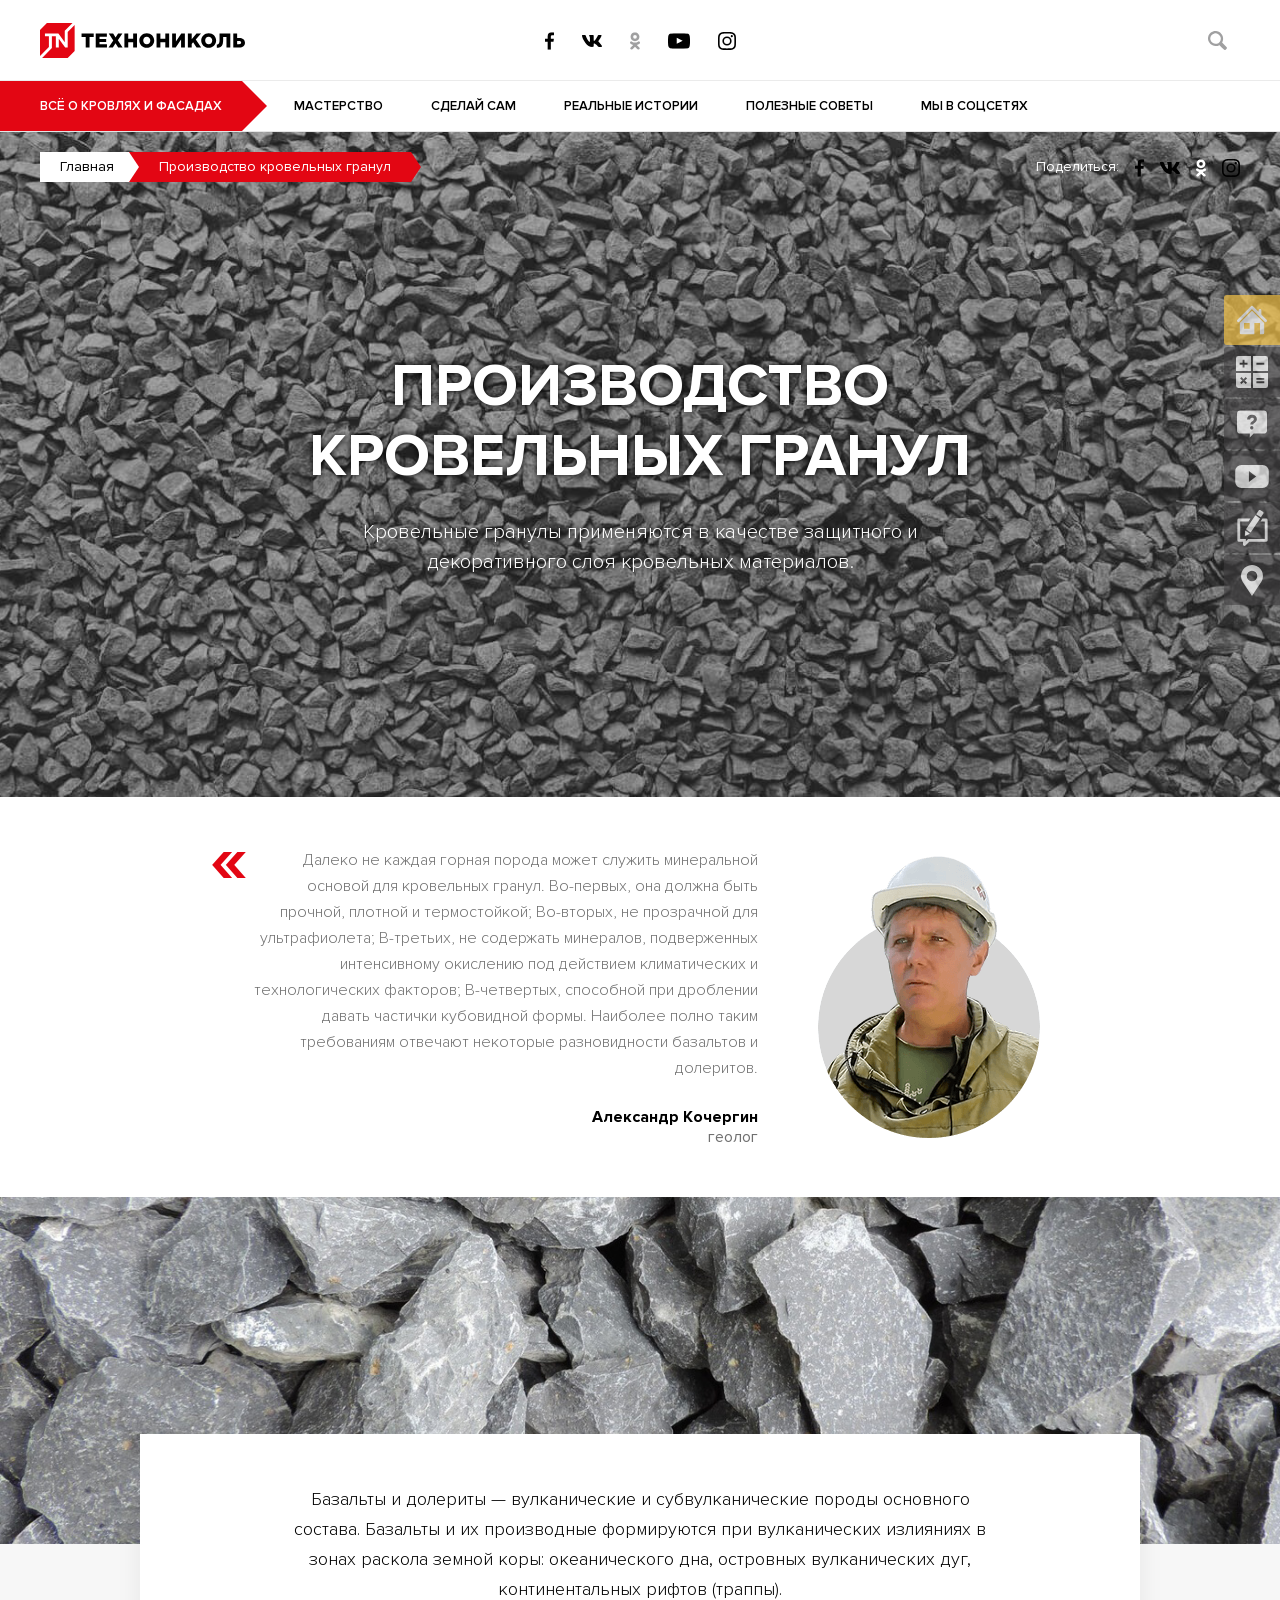
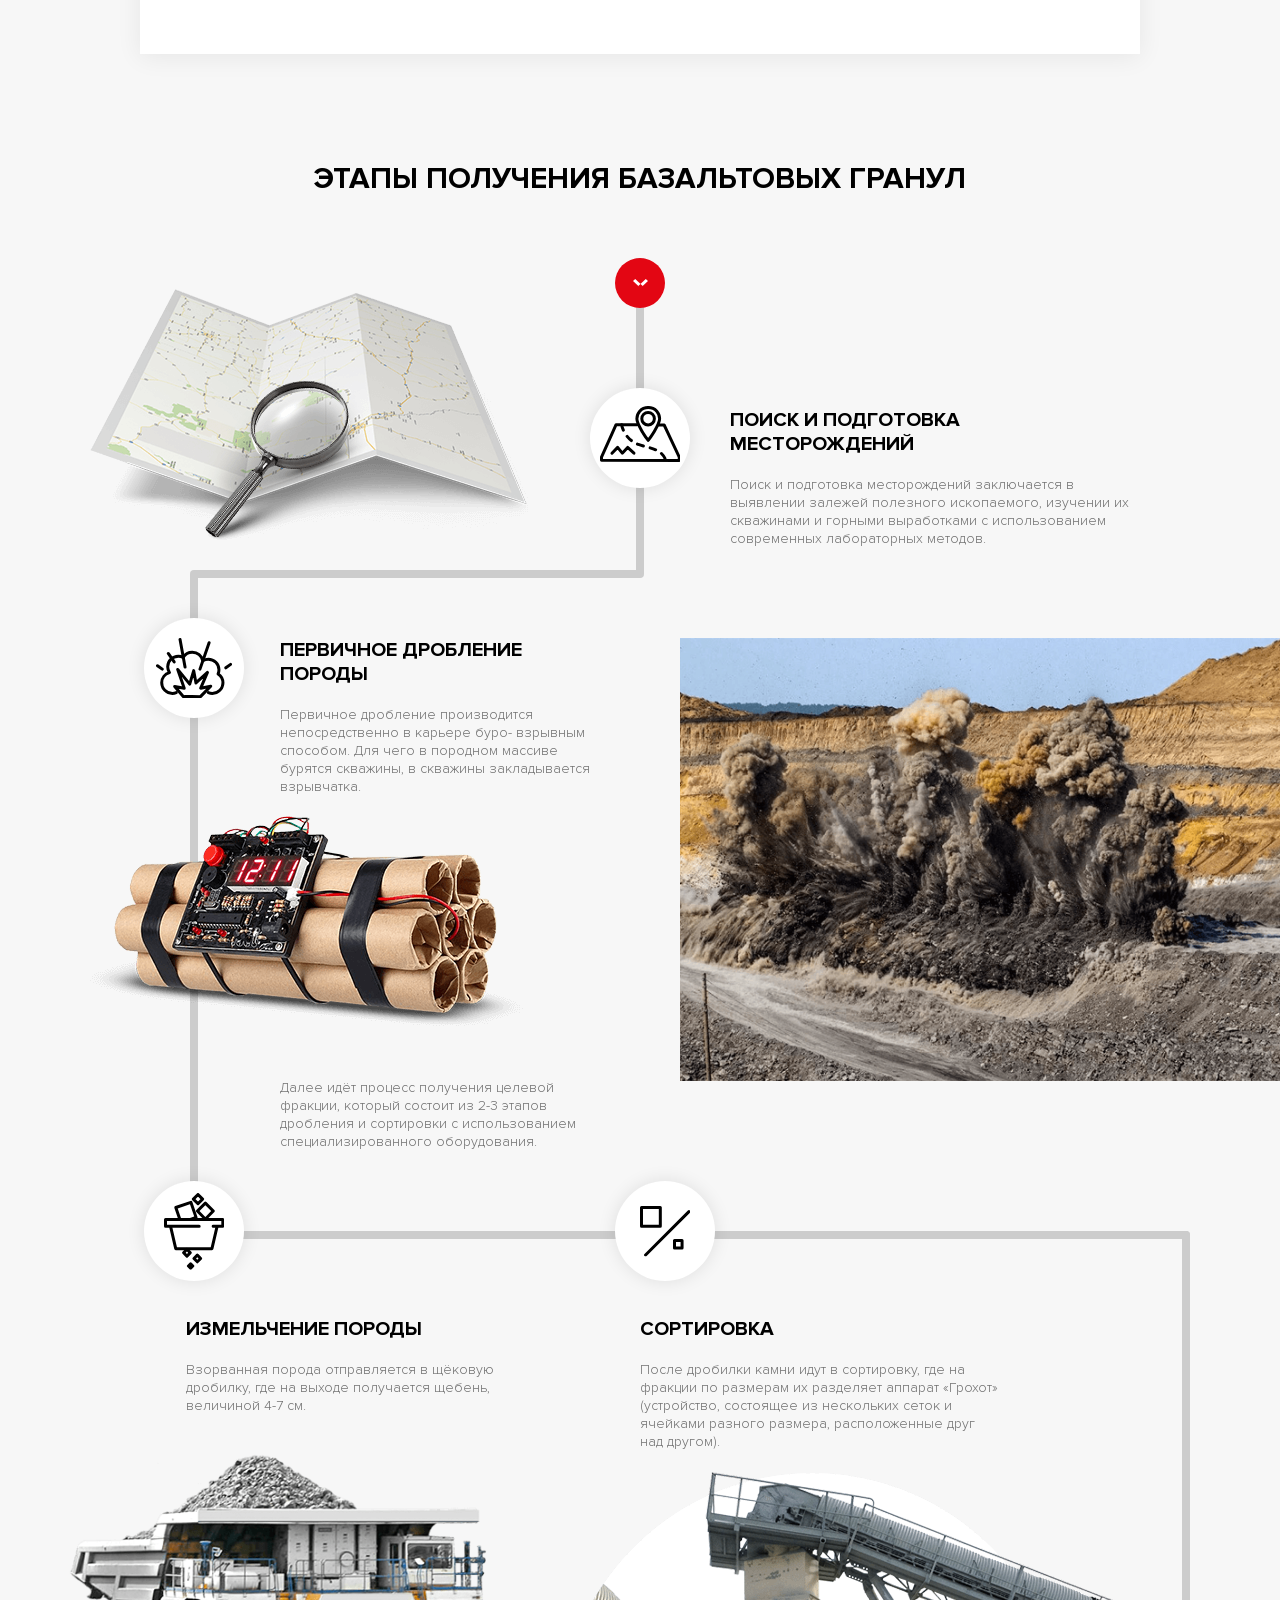
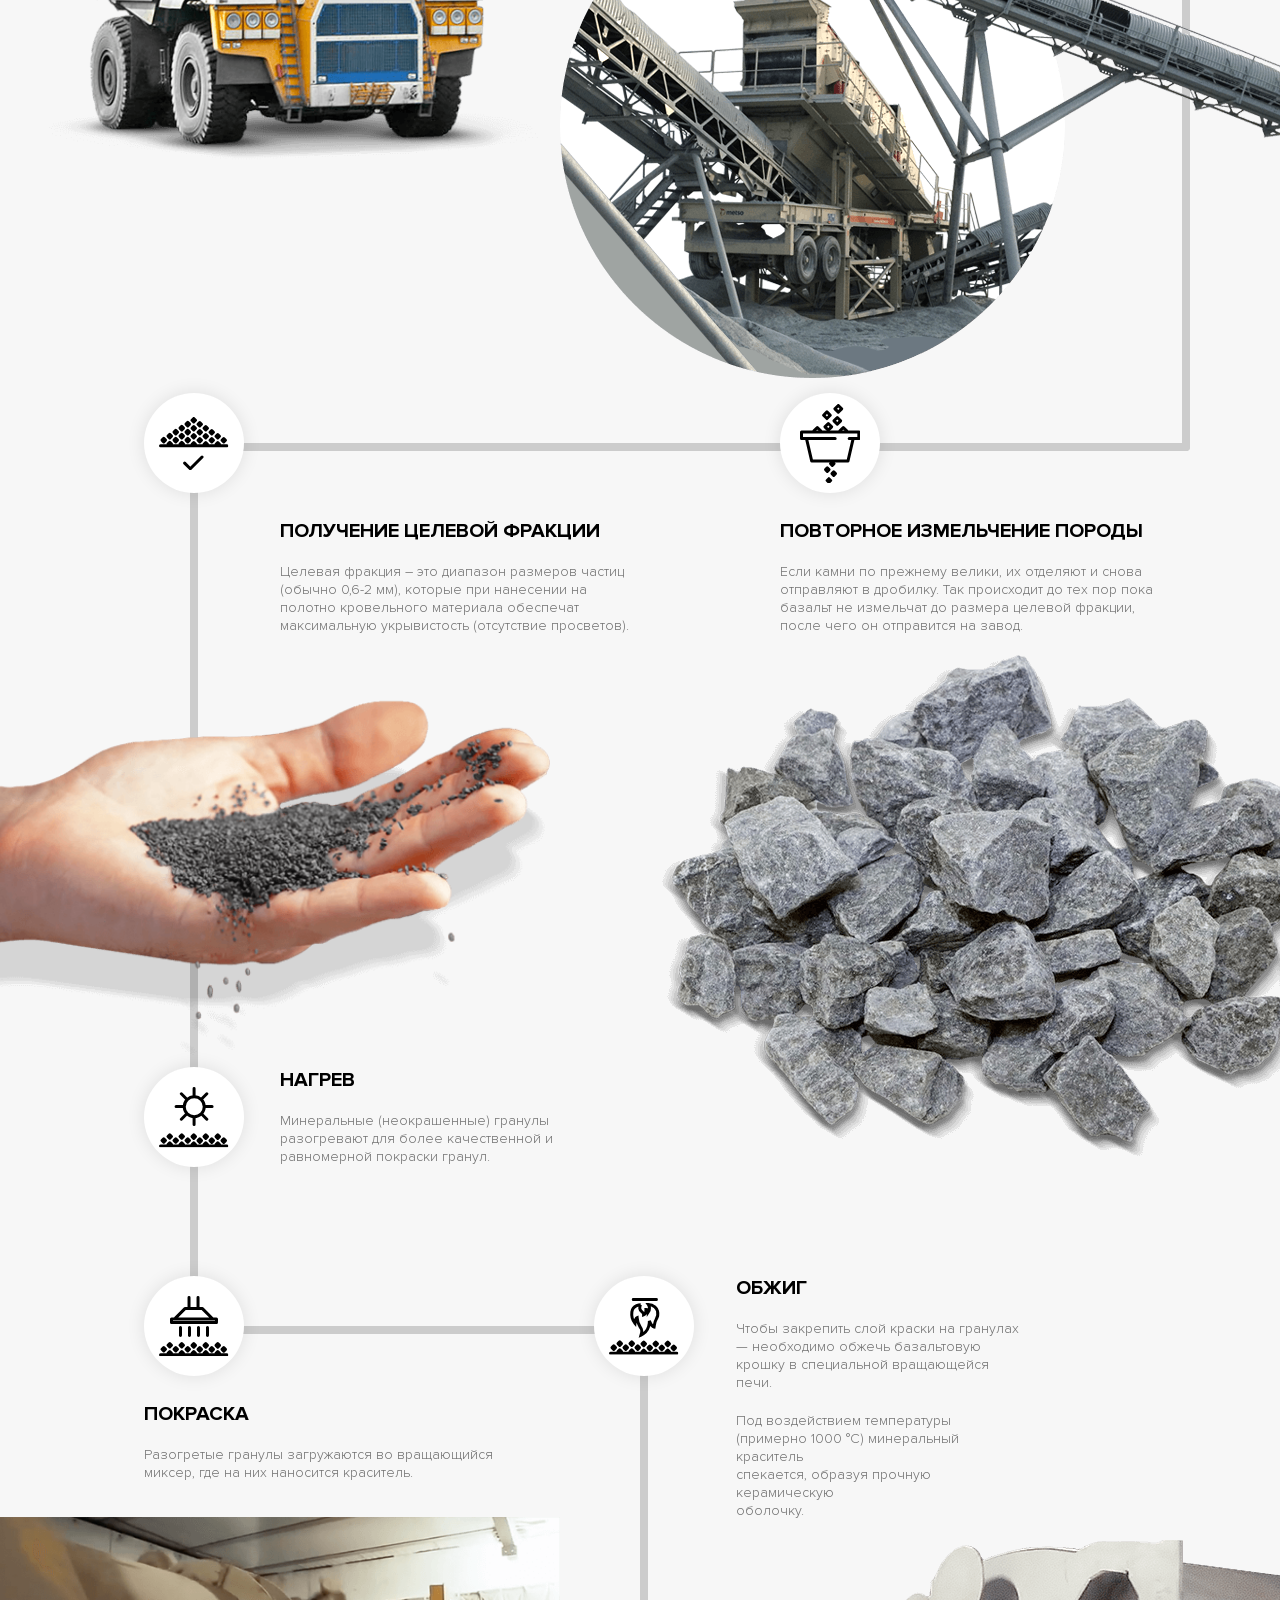
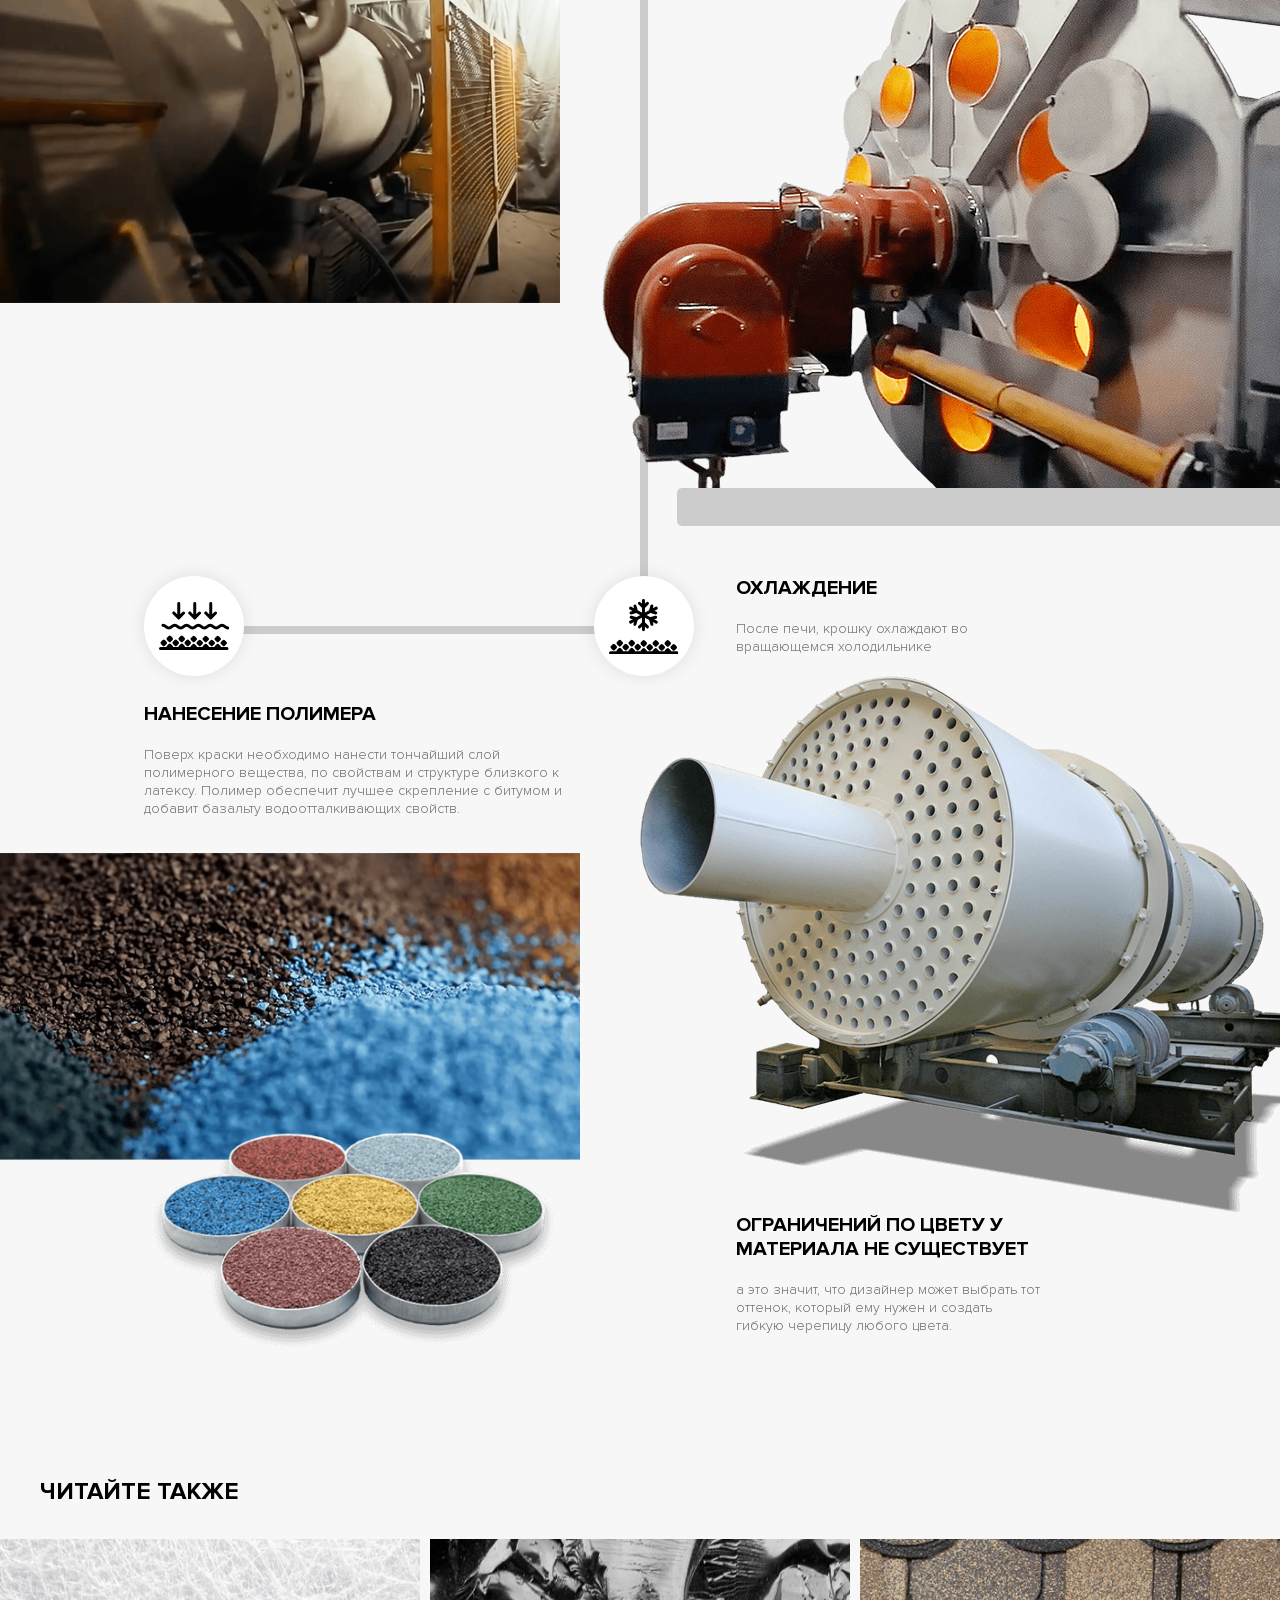
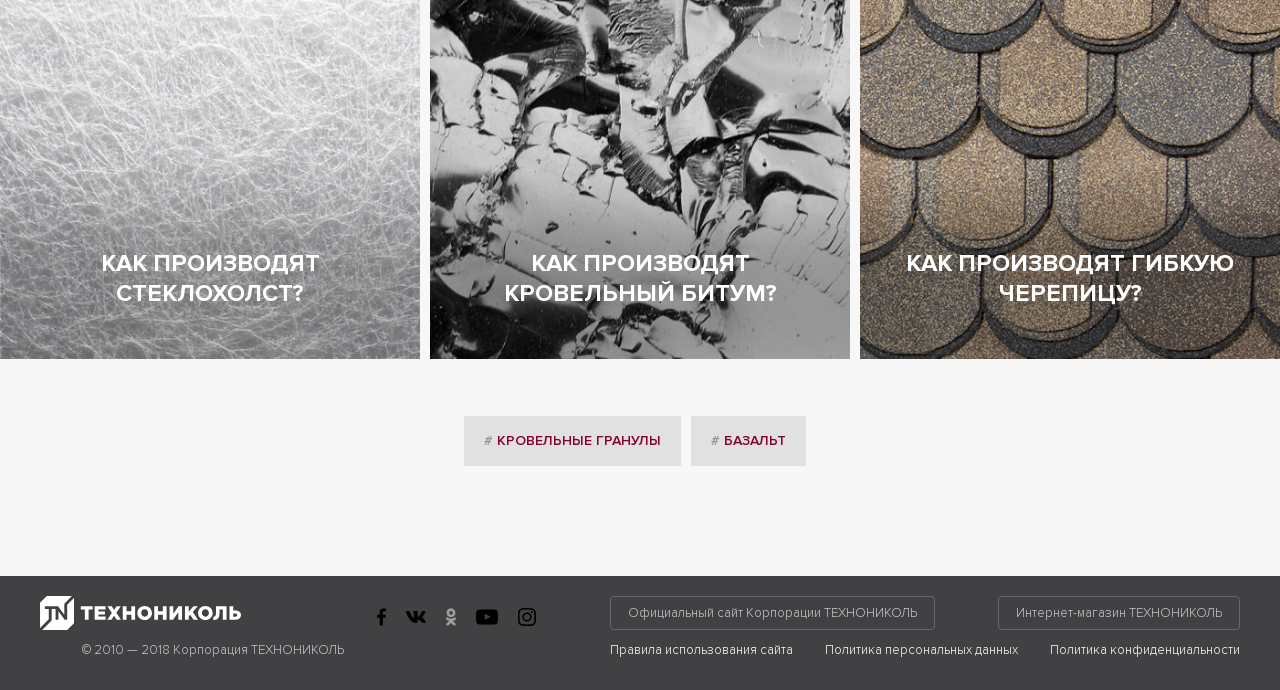
<file: prod-bazalt.html>
<!DOCTYPE html>
<html lang="ru">
  <head>
    <meta charset="utf-8">
    <meta name="viewport" content="width=device-width, initial-scale=1, shrink-to-fit=no">
    <meta name="theme-color" content="#000">
    <meta name="format-detection" content="telephone=no">
    <meta http-equiv="X-UA-Compatible" content="IE=Edge">
    <meta name="robots" content="noindex, nofollow">
    <title>Производство кровельных гранул - Technonicol</title>
    <link rel="shortcut icon" href="images/favicon.ico"><link href="http://shinglas.ru/bitrix/js/altasib/editortools/templates/spoiler_template/.default/style.css?14951244731167" type="text/css"  data-template-style="true"  rel="stylesheet" />
<link href="http://shinglas.ru/bitrix/js/altasib/editortools/templates/tabs_template/.default/style.css?14951244732774" type="text/css"  data-template-style="true"  rel="stylesheet" />
<link href="http://shinglas.ru/local/css/style.min.css?1542753164934860" type="text/css"  data-template-style="true"  rel="stylesheet" />
<link href="http://shinglas.ru/local/css/lang/ru.css?150168917556" type="text/css"  data-template-style="true"  rel="stylesheet" />
<link href="http://shinglas.ru/bitrix/js/main/core/css/core.min.css?14951244742854" type="text/css"  data-template-style="true"  rel="stylesheet" />
<link href="http://shinglas.ru/local/bitrix/templates/smartinner/styles.css?1501689175365" type="text/css"  data-template-style="true"  rel="stylesheet" />
    <link rel="stylesheet" href="css/sprites.css">
    <link rel="stylesheet" href="css/normalize.css">
    <link rel="stylesheet" href="css/base.css">
    <link rel="stylesheet" href="css/slick.css">
    <link rel="stylesheet" href="css/fancybox.css">
    <link rel="stylesheet" href="css/autocomplete.css">
    <link rel="stylesheet" href="css/components.css">
    <link rel="stylesheet" href="css/layout.css">
    <link rel="stylesheet" href="css/states.css">
    <link rel="stylesheet" href="css/prod.css">
    <link rel="stylesheet" href="css/read.css">
    <link rel="stylesheet" href="css/comfort.css">
    <link rel="stylesheet" href="css/mounting.css">
    <link rel="stylesheet" href="css/claim.css">
  </head>
  <body class="page-inner">
    <div class="app">
      <!-- Nav Fixed :: Start-->
      <nav class="nav-fixed js-nav-fixed">
        <button class="nav-fixed__trigger"></button>
        <ul class="nav-fixed__menu">
          <li><a class="nav-fixed__link nav-fixed__link--hightlight" href="#"><span class="nav-fixed__link-icon">
                <svg class="icon-nav-01">
                  <use xlink:href="sprites/sprite.svg#icon-nav-01"></use>
                </svg></span><span class="nav-fixed__link-text">Подбор черепицы</span></a></li>
          <li><a class="nav-fixed__link" href="#"><span class="nav-fixed__link-icon">
                <svg class="icon-nav-02">
                  <use xlink:href="sprites/sprite.svg#icon-nav-02"></use>
                </svg></span><span class="nav-fixed__link-text">...</span></a></li>
          <li><a class="nav-fixed__link" href="#"><span class="nav-fixed__link-icon">
                <svg class="icon-nav-03">
                  <use xlink:href="sprites/sprite.svg#icon-nav-03"></use>
                </svg></span><span class="nav-fixed__link-text">...</span></a></li>
          <li><a class="nav-fixed__link" href="#"><span class="nav-fixed__link-icon">
                <svg class="icon-nav-04">
                  <use xlink:href="sprites/sprite.svg#icon-nav-04"></use>
                </svg></span><span class="nav-fixed__link-text">...</span></a></li>
          <li><a class="nav-fixed__link" href="#"><span class="nav-fixed__link-icon">
                <svg class="icon-nav-05">
                  <use xlink:href="sprites/sprite.svg#icon-nav-05"></use>
                </svg></span><span class="nav-fixed__link-text">...</span></a></li>
          <li><a class="nav-fixed__link" href="#"><span class="nav-fixed__link-icon">
                <svg class="icon-nav-06">
                  <use xlink:href="sprites/sprite.svg#icon-nav-06"></use>
                </svg></span><span class="nav-fixed__link-text">...</span></a></li>
        </ul>
      </nav>
      <!-- Nav :: Fixed :: End-->
      <!-- Header :: Start-->
      <header class="header">
        <div class="header__panel header__panel--middle">
          <div class="container-fluid">
            <div class="header__logo"><a href="#"><img src="images/logo.svg" alt="ТЕХНОНИКОЛЬ"></a></div>
            <nav class="header__social"><a class="header__social-link" href="#">
                <svg class="icon-social-fb">
                  <use xlink:href="sprites/sprite.svg#icon-social-fb"></use>
                </svg></a><a class="header__social-link" href="#">
                <svg class="icon-social-vk">
                  <use xlink:href="sprites/sprite.svg#icon-social-vk"></use>
                </svg></a><a class="header__social-link" href="#">
                <svg class="icon-social-od">
                  <use xlink:href="sprites/sprite.svg#icon-social-od"></use>
                </svg></a><a class="header__social-link" href="#">
                <svg class="icon-social-yt">
                  <use xlink:href="sprites/sprite.svg#icon-social-yt"></use>
                </svg></a><a class="header__social-link" href="#">
                <svg class="icon-social-im">
                  <use xlink:href="sprites/sprite.svg#icon-social-im"></use>
                </svg></a></nav>
            <div class="header__search">
              <form action="#">
                <button class="header__search-btn">
                  <svg class="icon-search">
                    <use xlink:href="sprites/sprite.svg#icon-search"></use>
                  </svg>
                </button>
                <div class="header__search-field">
                  <input class="header__search-input" type="search" placeholder="Поиск">
                </div>
              </form>
            </div>
          </div>
        </div>
        <div class="header__panel header__panel--bottom">
          <div class="container-fluid">
            <nav class="header__innernav"><span class="header__innernav-title">всё о кровлях и фасадах</span>
              <button class="header__innernav-trigger">Темы<span class="header__innernav-trigger-icon"></span></button>
              <div class="header__innernav-content">
                <ul class="header__innernav-menu">
                  <li><a class="header__innernav-link" href="#">мастерство</a></li>
                  <li><a class="header__innernav-link" href="#">сделай сам</a></li>
                  <li><a class="header__innernav-link" href="#">реальные истории </a></li>
                  <li><a class="header__innernav-link" href="#">полезные советы</a></li>
                  <li><a class="header__innernav-link" href="#">мы в соцсетях</a></li>
                </ul>
              </div>
            </nav>
          </div>
        </div>
      </header>
      <!-- Header :: End-->
      <!-- Main :: Start-->
      <main class="main">
        <!-- Prod :: Start-->
        <article class="prod">
          <div class="prod__head">
            <div class="container-fluid">
              <ul class="prod__head-breadcrumbs">
                <li><a class="prod__head-breadcrumbs-link" href="#">Главная</a></li>
                <li><a class="prod__head-breadcrumbs-link" href="#">Производство кровельных гранул</a></li>
              </ul>
              <ul class="prod__head-social">
                <li>Поделиться:</li>
                <li><a class="prod__head-social-link" href="#">
                    <svg class="icon-social-fb">
                      <use xlink:href="sprites/sprite.svg#icon-social-fb"></use>
                    </svg></a></li>
                <li><a class="prod__head-social-link" href="#">
                    <svg class="icon-social-vk">
                      <use xlink:href="sprites/sprite.svg#icon-social-vk"></use>
                    </svg></a></li>
                <li><a class="prod__head-social-link" href="#">
                    <svg class="icon-social-od">
                      <use xlink:href="sprites/sprite.svg#icon-social-od"></use>
                    </svg></a></li>
                <li><a class="prod__head-social-link" href="#">
                    <svg class="icon-social-im">
                      <use xlink:href="sprites/sprite.svg#icon-social-im"></use>
                    </svg></a></li>
              </ul>
              <picture class="prod__head-image"><img src="images/img-basalt-hero.jpg" alt=""></picture>
              <div class="prod__head-desc">
                <h1 class="prod__head-title">производство кровельных гранул</h1>
                <p class="prod__head-text">Кровельные гранулы применяются в качестве защитного и декоративного слоя кровельных материалов.</p>
              </div>
            </div>
          </div>
          <div class="prod__body">
            <div class="container-fluid">
              <blockquote class="prod__blockquote">
                <div class="prod__blockquote-desc">
                  <p>Далеко не каждая горная порода может служить минеральной основой для кровельных гранул. Во-первых, она должна быть прочной, плотной и термостойкой; Во-вторых, не прозрачной для ультрафиолета; В-третьих, не содержать минералов, подверженных интенсивному окислению под действием климатических и технологических факторов; В-четвертых, способной при дроблении давать частички кубовидной формы. Наиболее полно таким требованиям отвечают некоторые разновидности базальтов и долеритов.</p>
                  <cite class="prod__blockquote-cite"><span class="prod__blockquote-cite-author">Александр Кочергин<small>геолог</small></span>
                    <div class="prod__blockquote-cite-image"><img src="images/img-bazalt-blockquote.png" alt=""></div>
                  </cite>
                </div>
                <picture class="prod__blockquote-image"><img src="images/img-bazalt-blockquote.png" alt=""></picture>
              </blockquote>
              <div class="prod__scheme">
                <picture class="prod__scheme-image"><img src="images/img-bazalt-01.jpg" alt="">
                  <figcaption>Базальты и долериты — вулканические и субвулканические породы основного состава. Базальты и их производные формируются при вулканических излияниях в зонах раскола земной коры: океанического дна, островных вулканических дуг, континентальных рифтов (траппы).</figcaption>
                </picture>
                <h2 class="prod__scheme-title">Этапы получения базальтовых гранул</h2>
                <div class="prod__scheme-group">
                  <!-- 01 :: Start-->
                  <div class="prod__scheme-item prod__scheme-item--01">
                    <div class="prod__scheme-item-arrow">
                      <svg class="icon-scheme-arrow">
                        <use xlink:href="sprites/sprite.svg#icon-scheme-arrow"></use>
                      </svg>
                    </div>
                    <div class="row">
                      <div class="col-md-6 push-md-6">
                        <div class="prod__scheme-item-desc">
                          <div class="prod__scheme-item-icon">
                            <svg class="icon-scheme-01">
                              <use xlink:href="sprites/sprite.svg#icon-scheme-01"></use>
                            </svg>
                          </div>
                          <h3>Поиск и подготовка месторождений</h3>
                          <p>Поиск и подготовка месторождений заключается в выявлении залежей полезного ископаемого, изучении их скважинами и горными выработками с использованием современных лабораторных методов.</p>
                        </div>
                      </div>
                      <div class="col-md-6 pull-md-6">
                        <picture class="prod__scheme-item-image"><img src="images/img-scheme-01.png" alt=""></picture>
                      </div>
                    </div>
                  </div>
                  <!-- 01 :: End-->
                  <!-- 02 :: Start-->
                  <div class="prod__scheme-item prod__scheme-item--02">
                    <div class="row">
                      <div class="col-md-6">
                        <div class="prod__scheme-item-desc">
                          <div class="prod__scheme-item-icon">
                            <svg class="icon-scheme-02">
                              <use xlink:href="sprites/sprite.svg#icon-scheme-02"></use>
                            </svg>
                          </div>
                          <h3>первичное дробление породы</h3>
                          <p>Первичное дробление производится непосредственно в карьере буро- взрывным способом. Для чего в породном массиве бурятся скважины, в скважины закладывается взрывчатка.</p>
                          <figure><img src="images/img-scheme-02-desc.png" alt=""></figure>
                          <p>Далее идёт процесс получения целевой фракции, который состоит из 2-3 этапов дробления и сортировки с использованием специализированного оборудования. </p>
                        </div>
                      </div>
                      <div class="col-md-6">
                        <picture class="prod__scheme-item-image"><img src="images/img-scheme-02.png" alt=""></picture>
                      </div>
                    </div>
                  </div>
                  <!-- 02 :: End-->
                  <!-- 03 :: Start-->
                  <div class="prod__scheme-item prod__scheme-item--03">
                    <div class="prod__scheme-item-desc">
                      <div class="prod__scheme-item-icon">
                        <svg class="icon-scheme-03">
                          <use xlink:href="sprites/sprite.svg#icon-scheme-03"></use>
                        </svg>
                      </div>
                      <h3>измельчение породы</h3>
                      <p>Взорванная порода отправляется в щёковую дробилку, где на выходе получается щебень, величиной 4-7 см.</p>
                      <figure><img src="images/img-scheme-03-desc.png" alt=""></figure>
                    </div>
                  </div>
                  <!-- 03 :: End-->
                  <!-- 04 :: Start-->
                  <div class="prod__scheme-item prod__scheme-item--04">
                    <div class="prod__scheme-item-desc">
                      <div class="prod__scheme-item-icon">
                        <svg class="icon-scheme-04">
                          <use xlink:href="sprites/sprite.svg#icon-scheme-04"></use>
                        </svg>
                      </div>
                      <h3>сортировка</h3>
                      <p>После дробилки камни идут в сортировку, где на фракции по размерам их разделяет аппарат «Грохот» (устройство, состоящее из нескольких сеток и ячейками разного размера, расположенные друг над другом). </p>
                      <figure><img src="images/img-scheme-04-desc.png" alt=""></figure>
                    </div>
                  </div>
                  <!-- 04 :: End-->
                  <!-- 05 :: Start-->
                  <div class="prod__scheme-item prod__scheme-item--05">
                    <div class="prod__scheme-item-desc">
                      <div class="prod__scheme-item-icon">
                        <svg class="icon-scheme-05">
                          <use xlink:href="sprites/sprite.svg#icon-scheme-05"></use>
                        </svg>
                      </div>
                      <h3>получение целевой фракции</h3>
                      <p>Целевая фракция – это диапазон размеров частиц (обычно 0,6-2 мм), которые при нанесении на полотно кровельного материала обеспечат максимальную укрывистость (отсутствие просветов).</p>
                      <figure><img src="images/img-scheme-05-desc.png" alt=""></figure>
                    </div>
                  </div>
                  <!-- 05 :: End-->
                  <!-- 06 :: Start-->
                  <div class="prod__scheme-item prod__scheme-item--06">
                    <div class="prod__scheme-item-desc">
                      <div class="prod__scheme-item-icon">
                        <svg class="icon-scheme-06">
                          <use xlink:href="sprites/sprite.svg#icon-scheme-06"></use>
                        </svg>
                      </div>
                      <h3>повторное измельчение породы</h3>
                      <p>Если камни по прежнему велики, их отделяют и снова отправляют в дробилку. Так происходит до тех пор пока базальт не измельчат до размера целевой фракции, после чего он отправится на завод.</p>
                      <figure><img src="images/img-scheme-06-desc.png" alt=""></figure>
                    </div>
                  </div>
                  <!-- 06 :: End-->
                  <!-- 07 :: Start-->
                  <div class="prod__scheme-item prod__scheme-item--07">
                    <div class="prod__scheme-item-desc">
                      <div class="prod__scheme-item-icon">
                        <svg class="icon-scheme-07">
                          <use xlink:href="sprites/sprite.svg#icon-scheme-07"></use>
                        </svg>
                      </div>
                      <h3>нагрев</h3>
                      <p>Минеральные (неокрашенные) гранулы разогревают для более качественной и равномерной покраски гранул. </p>
                    </div>
                  </div>
                  <!-- 07 :: End-->
                  <!-- 08 :: Start-->
                  <div class="prod__scheme-item prod__scheme-item--08">
                    <div class="prod__scheme-item-desc">
                      <div class="prod__scheme-item-icon">
                        <svg class="icon-scheme-08">
                          <use xlink:href="sprites/sprite.svg#icon-scheme-08"></use>
                        </svg>
                      </div>
                      <h3>покраска</h3>
                      <p>Разогретые гранулы загружаются во вращающийся миксер, где на них наносится краситель.</p>
                      <figure><img src="images/img-scheme-08-desc.png" alt=""></figure>
                    </div>
                  </div>
                  <!-- 08 :: End-->
                  <!-- 09 :: Start-->
                  <div class="prod__scheme-item prod__scheme-item--09">
                    <div class="prod__scheme-item-desc">
                      <div class="prod__scheme-item-icon">
                        <svg class="icon-scheme-09">
                          <use xlink:href="sprites/sprite.svg#icon-scheme-09"></use>
                        </svg>
                      </div>
                      <h3>обжиг</h3>
                      <p>Чтобы закрепить слой краски на гранулах — необходимо обжечь базальтовую крошку в специальной вращающейся печи.</p>
                      <p>Под воздействием температуры (примерно 1000 °С) минеральный краситель <br>спекается, образуя прочную <br>керамическую <br> оболочку.</p>
                      <figure><img src="images/img-scheme-09-desc.png" alt=""></figure>
                    </div>
                  </div>
                  <!-- 09 :: End-->
                  <!-- 10 :: Start-->
                  <div class="prod__scheme-item prod__scheme-item--10">
                    <div class="prod__scheme-item-desc">
                      <div class="prod__scheme-item-icon">
                        <svg class="icon-scheme-10">
                          <use xlink:href="sprites/sprite.svg#icon-scheme-10"></use>
                        </svg>
                      </div>
                      <h3>нанесение полимера</h3>
                      <p>Поверх краски необходимо нанести тончайший слой полимерного вещества, по свойствам и структуре близкого к латексу. Полимер обеспечит лучшее скрепление с битумом и добавит базальту водоотталкивающих свойств.</p>
                      <figure><img src="images/img-scheme-10-desc.png" alt=""></figure>
                    </div>
                  </div>
                  <!-- 10 :: End-->
                  <!-- 11 :: Start-->
                  <div class="prod__scheme-item prod__scheme-item--11">
                    <div class="prod__scheme-item-desc">
                      <div class="prod__scheme-item-icon">
                        <svg class="icon-scheme-11">
                          <use xlink:href="sprites/sprite.svg#icon-scheme-11"></use>
                        </svg>
                      </div>
                      <h3>Охлаждение</h3>
                      <p>После печи, крошку охлаждают во вращающемся холодильнике</p>
                      <figure><img src="images/img-scheme-11-desc.png" alt=""></figure>
                      <h3>ограничений по цвету у материала не существует</h3>
                      <p>а это значит, что дизайнер может выбрать тот оттенок, который ему нужен и создать гибкую  черепицу любого цвета.</p>
                    </div>
                  </div>
                  <!-- 11 :: End-->
                </div>
              </div>
            </div>
          </div>
        </article>
        <!-- Prod :: End-->
        <!-- Read :: Start-->
        <div class="read">
          <div class="container-fluid">
            <h2 class="read__heading">ЧИТАЙТЕ ТАКЖЕ</h2>
            <div class="read__slides js-slick-read"><a class="read__item" href="#">
                <figure class="read__item-image"><img src="images/img-read-01.jpg" alt=""></figure>
                <div class="read__item-desc">
                  <h3 class="read__item-title">как производят стеклохолст?</h3>
                </div></a><a class="read__item" href="#">
                <figure class="read__item-image"><img src="images/img-read-02.jpg" alt=""></figure>
                <div class="read__item-desc">
                  <h3 class="read__item-title">как производят кровельный битум?</h3>
                </div></a><a class="read__item" href="#">
                <figure class="read__item-image"><img src="images/img-read-03.jpg" alt=""></figure>
                <div class="read__item-desc">
                  <h3 class="read__item-title">как производят гибкую черепицу?</h3>
                </div></a></div>
            <div class="read__hashtag"><a class="read__hashtag-link" href="#">кровельные гранулы</a><a class="read__hashtag-link" href="#">базальт</a></div>
          </div>
        </div>
        <!-- Read :: End-->
      </main>
      <!-- Main :: End-->
      <!-- Footer :: Start-->
      <footer class="footer">
        <div class="footer__panel footer__panel--dark">
          <div class="container-fluid">
            <div class="row">
              <div class="col-xl-auto order-xl-2">
                <nav class="footer__social"><a class="footer__social-link" href="#">
                    <svg class="icon-social-fb">
                      <use xlink:href="sprites/sprite.svg#icon-social-fb"></use>
                    </svg></a><a class="footer__social-link" href="#">
                    <svg class="icon-social-vk">
                      <use xlink:href="sprites/sprite.svg#icon-social-vk"></use>
                    </svg></a><a class="footer__social-link" href="#">
                    <svg class="icon-social-od">
                      <use xlink:href="sprites/sprite.svg#icon-social-od"></use>
                    </svg></a><a class="footer__social-link" href="#">
                    <svg class="icon-social-yt">
                      <use xlink:href="sprites/sprite.svg#icon-social-yt"></use>
                    </svg></a><a class="footer__social-link" href="#">
                    <svg class="icon-social-im">
                      <use xlink:href="sprites/sprite.svg#icon-social-im"></use>
                    </svg></a></nav>
              </div>
              <div class="col-xl-auto order-xl-3">
                <nav class="footer__info">
                  <div class="footer__info-group"><a class="footer__info-btn" href="#"><span>Официальный</span> сайт Корпорации ТЕХНОНИКОЛЬ</a><a class="footer__info-btn" href="#">Интернет-магазин ТЕХНОНИКОЛЬ</a></div>
                  <div class="footer__info-group"><a class="footer__info-link" href="#">Правила использования сайта </a><a class="footer__info-link" href="#">Политика персональных данных</a><a class="footer__info-link" href="#">Политика конфиденциальности</a></div>
                </nav>
              </div>
              <div class="col-xl-auto order-xl-1">
                <div class="footer__logo"><a href="#"><img src="images/logo-white.svg" alt="ТЕХНОНИКОЛЬ"></a></div>
                <p class="footer__copyright">© 2010 — 2018 Корпорация ТЕХНОНИКОЛЬ</p>
              </div>
            </div>
          </div>
        </div>
      </footer>
      <!-- Footer :: End-->
      <!-- Popups :: Start-->
      <div class="popup" style="display: none;" id="popup-location">
        <div class="location">
          <button class="location__close" data-fancybox-close>
            <svg class="icon-close">
              <use xlink:href="sprites/sprite.svg#icon-close"></use>
            </svg>
          </button><span class="location__heading">
            <svg class="icon-location">
              <use xlink:href="sprites/sprite.svg#icon-location"></use>
            </svg>Выберите ваше местоположение</span>
          <ul class="location__cities">
            <li><a class="location__cities-link" href="#">Москва</a></li>
            <li><a class="location__cities-link" href="#">Сочи</a></li>
            <li><a class="location__cities-link" href="#">Пермь</a></li>
            <li><a class="location__cities-link" href="#">Тула</a></li>
            <li><a class="location__cities-link" href="#">Барнаул</a></li>
            <li><a class="location__cities-link" href="#">Самара</a></li>
            <li><a class="location__cities-link" href="#">Владивосток</a></li>
            <li><a class="location__cities-link" href="#">Тюмень</a></li>
            <li><a class="location__cities-link" href="#">Уфа</a></li>
            <li><a class="location__cities-link" href="#">Курган</a></li>
            <li><a class="location__cities-link" href="#">Ростов-на-Дону</a></li>
            <li><a class="location__cities-link" href="#">Сургут</a></li>
            <li><a class="location__cities-link" href="#">Волгоград</a></li>
            <li><a class="location__cities-link" href="#">Санкт-Петербург</a></li>
            <li><a class="location__cities-link" href="#">Рязань</a></li>
            <li><a class="location__cities-link" href="#">Хабаровск</a></li>
            <li><a class="location__cities-link" href="#">Нижний Новгород</a></li>
            <li><a class="location__cities-link" href="#">Новосибирск</a></li>
            <li><a class="location__cities-link" href="#">Екатеринбург</a></li>
            <li><a class="location__cities-link" href="#">Челябинск</a></li>
            <li><a class="location__cities-link" href="#">Краснодар</a></li>
            <li><a class="location__cities-link" href="#">Омск</a></li>
            <li><a class="location__cities-link" href="#">Казань</a></li>
            <li><a class="location__cities-link" href="#">Ярославль</a></li>
          </ul>
          <div class="location__form">
            <form action="#">
              <label class="location__label">Не нашли свой город в списке — воспользуйтесь поиском:</label>
              <div class="location__field">
                <button class="location__btn">
                  <svg class="icon-search">
                    <use xlink:href="sprites/sprite.svg#icon-search"></use>
                  </svg>
                </button>
                <input class="location__input js-autocomplete" type="text" placeholder="Введите название города, региона или страны">
              </div>
              <div class="location__control">
                <p class="location__choice">Ваше местоположение:<b>Москва</b></p>
                <button class="btn btn--50 btn--red">подтвердить</button>
              </div>
            </form>
          </div>
        </div>
      </div>
      <!-- Popups :: End-->
    </div>
    <!-- Scripts :: Start--><script type="text/javascript">var APP = {"locationData":{"LOCATIONS_CODES":{"COUNTRY":"russia","GIPER_REGION":"russia_centr","REGION":"russia_centr:moscow_region","CITY":"moscow"},"CURRENCY":{"CURRENCY":"RUB","FORMAT_STRING":"#<span class=\"rub\"><\/span>","DEC_POINT":".","THOUSANDS_SEP":"","DECIMALS":"0","HIDE_ZERO":"Y","FORMAT_DEBRIS":["","<span class=\"rub\"><\/span>"]}},"DEVICE":{"mobile":false,"tablet":false},"xLocMessages":{"COLOR_NOTACCESS":"\u0414\u0430\u043d\u043d\u044b\u0439 \u0446\u0432\u0435\u0442 \u043d\u0435\u0434\u043e\u0441\u0442\u0443\u043f\u0435\u043d \u0432 \u0432\u044b\u0431\u0440\u0430\u043d\u043d\u043e\u0439 \u043d\u0430\u0440\u0435\u0437\u043a\u0435","FACTORY":"\u0417\u0430\u0432\u043e\u0434","TILES_KIND":"\u0412\u0438\u0434 \u0447\u0435\u0440\u0435\u043f\u0438\u0446\u044b","TILES_SERIES":"\u0421\u0435\u0440\u0438\u044f","TILES_COLLECTION":"\u041a\u043e\u043b\u043b\u0435\u043a\u0446\u0438\u044f","TILES_COLOR":"\u0426\u0432\u0435\u0442","FACE_COLOR":"\u0426\u0432\u0435\u0442","FACE_TYPE":"\u0422\u0438\u043f","DRAINS":"\u0412\u043e\u0434\u043e\u0441\u0442\u043e\u043a\u0438","VENTING":"\u0412\u0435\u043d\u0442\u0438\u043b\u044f\u0446\u0438\u044f","WINDOWS":"\u041e\u043a\u043d\u0430","ASSIST_TILES_IMAGE_NAME":"\u041f\u043e\u0434\u0431\u043e\u0440 \u0446\u0432\u0435\u0442\u0430 \u0447\u0435\u0440\u0435\u043f\u0438\u0446\u044b","WARRANTY_SUCCESS_TITLE":"\u0417\u0430\u044f\u0432\u043a\u0430 \u043e\u0442\u043f\u0440\u0430\u0432\u043b\u0435\u043d\u0430 \u0443\u0441\u043f\u0435\u0448\u043d\u043e.","WARRANTY_SUCCESS_MESSAGE":"\u0412 \u0431\u043b\u0438\u0436\u0430\u0439\u0448\u0435\u0435 \u0432\u0440\u0435\u043c\u044f \u0432\u044b \u043f\u043e\u043b\u0443\u0447\u0438\u0442\u0435 \u043d\u0430 email, \u0443\u043a\u0430\u0437\u0430\u043d\u043d\u044b\u0439 \u0432 \u0437\u0430\u044f\u0432\u043a\u0435, \u043f\u0435\u0447\u0430\u0442\u043d\u0443\u044e \u0444\u043e\u0440\u043c\u0443 \u0441\u0435\u0440\u0442\u0438\u0444\u0438\u043a\u0430\u0442\u0430.<br>\u0421\u043f\u0430\u0441\u0438\u0431\u043e!","ADDED":"\u041f\u0435\u0440\u0435\u0439\u0442\u0438 \u0432 \u043a\u043e\u0440\u0437\u0438\u043d\u0443","BUY":"\u041a\u0443\u043f\u0438\u0442\u044c","ADDED2BASKET":"\u0422\u043e\u0432\u0430\u0440 \u0443\u0441\u043f\u0435\u0448\u043d\u043e \u0434\u043e\u0431\u0430\u0432\u043b\u0435\u043d \u0432 \u043a\u043e\u0440\u0437\u0438\u043d\u0443","YOU_CART":"\u0412\u0430\u0448\u0430 \u043a\u043e\u0440\u0437\u0438\u043d\u0430","YOU_CART_EMPTY":"\u0412\u0430\u0448\u0430 \u043a\u043e\u0440\u0437\u0438\u043d\u0430 \u043f\u0443\u0441\u0442\u0430","BACK2CATALOG":"\u0412\u0435\u0440\u043d\u0443\u0442\u044c\u0441\u044f \u0432 \u043a\u0430\u0442\u0430\u043b\u043e\u0433","GO2CATALOG":"\u041f\u0435\u0440\u0435\u0439\u0442\u0438 \u0432 \u043a\u0430\u0442\u0430\u043b\u043e\u0433","ONORDER_NOTE":"\u0421\u0440\u043e\u043a \u043f\u043e\u0441\u0442\u0430\u0432\u043a\u0438 \u0443\u0442\u043e\u0447\u043d\u044f\u0439\u0442\u0435 \u0443 \u043c\u0435\u043d\u0435\u0434\u0436\u0435\u0440\u0430 \u0438\u043d\u0442\u0435\u0440\u043d\u0435\u0442-\u043c\u0430\u0433\u0430\u0437\u0438\u043d\u0430.","success_title":"\u0412\u044b\u043f\u043e\u043b\u043d\u0435\u043d\u043e","success_title_err":"\u041e\u0448\u0438\u0431\u043a\u0430","success_msg_err":"\u041f\u0440\u043e\u0438\u0437\u043e\u0448\u043b\u0430 \u043e\u0448\u0438\u0431\u043a\u0430, \u043f\u043e\u043f\u0440\u043e\u0431\u0443\u0439\u0442\u0435 \u043f\u043e\u0437\u0436\u0435.","success_msg_crmaddr":"\u041a\u043e\u043d\u0442\u0430\u043a\u0442 \u0441\u043e\u0445\u0440\u0430\u043d\u0435\u043d","change":"\u0418\u0437\u043c\u0435\u043d\u0438\u0442\u044c","add":"\u0414\u043e\u0431\u0430\u0432\u0438\u0442\u044c","crm_mapselector_before":"\u041c\u0435\u0442\u043a\u0443 \u043d\u0430 \u043a\u0430\u0440\u0442\u0435 \u043c\u043e\u0436\u0435\u043d\u043e \u0434\u043e\u0431\u0430\u0432\u0438\u0442\u044c \u0438\u043b\u0438 \u0438\u0437\u043c\u0435\u043d\u0438\u0442\u044c \u0432\u0440\u0443\u0447\u043d\u0443\u044e","crm_mapselector_prepend":"\u0412\u044b \u043c\u043e\u0436\u0435\u0442\u0435 \u0443\u043a\u0430\u0437\u0430\u0442\u044c \u043a\u043e\u043e\u0440\u0434\u0438\u043d\u0430\u0442\u044b \u0432\u0440\u0443\u0447\u043d\u0443\u044e \u0438\u043b\u0438 \u0434\u0432\u0430\u0436\u0434\u044b \u043a\u043b\u0438\u043a\u043d\u0443\u0442\u044c \u043d\u0430 \u043a\u0430\u0440\u0442\u0435 \u043b\u0435\u0432\u043e\u0439 \u043a\u043d\u043e\u043f\u043e\u043a\u043e\u0439 \u043c\u044b\u0448\u0438, \u0434\u043b\u044f \u0434\u043e\u0431\u0430\u0432\u043b\u0435\u043d\u0438\u044f \u043c\u0435\u0442\u043a\u0438","close_window":"\u0417\u0430\u043a\u0440\u044b\u0442\u044c \u043e\u043a\u043d\u043e"},"USER":{"IS_LOGGED":false}}; </script>
<script type="text/javascript">if(!window.BX)window.BX={};if(!window.BX.message)window.BX.message=function(mess){if(typeof mess=='object') for(var i in mess) BX.message[i]=mess[i]; return true;};</script>
<script type="text/javascript">(window.BX||top.BX).message({'JS_CORE_LOADING':'Загрузка...','JS_CORE_NO_DATA':'- Нет данных -','JS_CORE_WINDOW_CLOSE':'Закрыть','JS_CORE_WINDOW_EXPAND':'Развернуть','JS_CORE_WINDOW_NARROW':'Свернуть в окно','JS_CORE_WINDOW_SAVE':'Сохранить','JS_CORE_WINDOW_CANCEL':'Отменить','JS_CORE_WINDOW_CONTINUE':'Продолжить','JS_CORE_H':'ч','JS_CORE_M':'м','JS_CORE_S':'с','JSADM_AI_HIDE_EXTRA':'Скрыть лишние','JSADM_AI_ALL_NOTIF':'Показать все','JSADM_AUTH_REQ':'Требуется авторизация!','JS_CORE_WINDOW_AUTH':'Войти','JS_CORE_IMAGE_FULL':'Полный размер'});</script>
<script type="text/javascript">(window.BX||top.BX).message({'LANGUAGE_ID':'ru','FORMAT_DATE':'DD.MM.YYYY','FORMAT_DATETIME':'DD.MM.YYYY HH:MI:SS','COOKIE_PREFIX':'BITRIX_SM','SERVER_TZ_OFFSET':'10800','SITE_ID':'s1','SITE_DIR':'/','USER_ID':'','SERVER_TIME':'1543060153','USER_TZ_OFFSET':'0','USER_TZ_AUTO':'Y','bitrix_sessid':'23888e66a45adb65ac740ddb61b6d368'});</script>
<script type="text/javascript" src="http://shinglas.ru/bitrix/js/main/jquery/jquery-1.8.3.min.js?152813303093637"></script>
<script type="text/javascript" src="http://shinglas.ru/bitrix/js/main/core/core.min.js?153391415377789"></script>
<script type="text/javascript" src="http://shinglas.ru/bitrix/js/altasib/editortools/templates/spoiler_template/.default/script.js?1495124473914"></script>
<script type="text/javascript" src="http://shinglas.ru/bitrix/js/altasib/editortools/templates/tabs_template/.default/script.min.js?14951244731491"></script>
<script type="text/javascript" src="http://shinglas.ru/local/js/libs/jquery.min.js?149512620496297"></script>
<script type="text/javascript" src="http://shinglas.ru/local/js/libs/jquery-ui.min.js?149512620452557"></script>
<script type="text/javascript" src="http://shinglas.ru/local/js/libs/can.custom.min.js?1495126204131900"></script>
<script type="text/javascript" src="http://shinglas.ru/local/js/libs/intlTelInput.min.js?149512620421345"></script>
<script type="text/javascript" src="http://shinglas.ru/local/js/libs/jquery.bxslider.min.js?149512620419359"></script>
<script type="text/javascript" src="http://shinglas.ru/local/js/libs/select2.min.js?149512620462747"></script>
<script type="text/javascript" src="http://shinglas.ru/local/js/libs/skrollr.min.js?149512620412552"></script>
<script type="text/javascript" src="http://shinglas.ru/local/js/libs/jquery.scrollTo.min.js?14951262042267"></script>
<script type="text/javascript" src="http://shinglas.ru/local/js/libs/jquery.cycle2.min.js?149512620422312"></script>
<script type="text/javascript" src="http://shinglas.ru/local/js/libs/jquery.cycle2.carousel.min.js?14951262044188"></script>
<script type="text/javascript" src="http://shinglas.ru/local/js/libs/jquery.cycle2.caption2.min.js?1495126204904"></script>
<script type="text/javascript" src="http://shinglas.ru/local/js/libs/jquery.fancybox.min.js?149512620423064"></script>
<script type="text/javascript" src="http://shinglas.ru/local/js/libs/jquery.fancybox-thumbs.min.js?14951262041706"></script>
<script type="text/javascript" src="http://shinglas.ru/local/js/libs/jquery.fancybox-media.js?14951262042014"></script>
<script type="text/javascript" src="http://shinglas.ru/local/js/libs/jquery.form.min.js?149512620415248"></script>
<script type="text/javascript" src="http://shinglas.ru/local/js/libs/jquery.validate.min.js?149512620421583"></script>
<script type="text/javascript" src="http://shinglas.ru/local/js/libs/history.min.js?14951262047435"></script>
<script type="text/javascript" src="http://shinglas.ru/local/js/libs/jquery.barousel.min.js?14951262046220"></script>
<script type="text/javascript" src="http://shinglas.ru/local/js/libs/jquery.thslide.min.js?14951262045176"></script>
<script type="text/javascript" src="http://shinglas.ru/local/js/libs/jquery.scrollbar.min.js?149512620412223"></script>
<script type="text/javascript" src="http://shinglas.ru/local/js/libs/jquery.inputmask.bundle.js?1495126204164983"></script>
<script type="text/javascript" src="http://shinglas.ru/local/js/libs/ajaxform.js?150841550615252"></script>
<script type="text/javascript" src="http://shinglas.ru/local/js/libs/animateAddBasket.js?15034146852888"></script>
<script type="text/javascript" src="http://shinglas.ru/local/js/libs/infobubble.js?152658755815817"></script>
<script type="text/javascript" src="http://shinglas.ru/local/js/libs/tabs.js?14951262041007"></script>
<script type="text/javascript" src="http://shinglas.ru/local/js/libs/sly.js?149512620460420"></script>
<script type="text/javascript" src="http://shinglas.ru/local/js/libs/slick.min.js?149512620441953"></script>
<script type="text/javascript" src="http://shinglas.ru/local/js/libs/slfabric.js?14951262047040"></script>
<script type="text/javascript" src="http://shinglas.ru/local/js/libs/swfabric.js?15234725325300"></script>
<script type="text/javascript" src="http://shinglas.ru/local/js/libs/gfabric.js?15181828551420"></script>
<script type="text/javascript" src="http://shinglas.ru/local/js/libs/sfabric.js?15064154033930"></script>
<script type="text/javascript" src="http://shinglas.ru/local/js/controllers/-pre-init.js?1510165758823"></script>
<script type="text/javascript" src="http://shinglas.ru/local/js/helpers.js?152347318117408"></script>
<script type="text/javascript" src="http://shinglas.ru/local/js/controllers/auto/poll.js?14962987999458"></script>
<script type="text/javascript" src="http://shinglas.ru/local/js/controllers/auto/contactcard.js?15048761631950"></script>
<script type="text/javascript" src="http://shinglas.ru/local/js/controllers/auto/calculatordrain.js?153013124620223"></script>
<script type="text/javascript" src="http://shinglas.ru/local/js/controllers/page/assist.js?150841568927655"></script>
<script type="text/javascript" src="http://shinglas.ru/local/js/controllers/page/catalog-item.js?152905792718736"></script>
<script type="text/javascript" src="http://shinglas.ru/local/js/controllers/page/catalog-section.js?14951262044350"></script>
<script type="text/javascript" src="http://shinglas.ru/local/js/controllers/page/complects.js?15223403158657"></script>
<script type="text/javascript" src="http://shinglas.ru/local/js/controllers/page/complects-item.js?15063386625934"></script>
<script type="text/javascript" src="http://shinglas.ru/local/js/controllers/page/contact.js?150487616311042"></script>
<script type="text/javascript" src="http://shinglas.ru/local/js/controllers/page/docs.js?15016891751812"></script>
<script type="text/javascript" src="http://shinglas.ru/local/js/controllers/page/gallery.js?14951262043980"></script>
<script type="text/javascript" src="http://shinglas.ru/local/js/controllers/page/main.js?151818285511154"></script>
<script type="text/javascript" src="http://shinglas.ru/local/js/controllers/page/news-detail.js?1495126204364"></script>
<script type="text/javascript" src="http://shinglas.ru/local/js/controllers/page/not-found.js?14951262041189"></script>
<script type="text/javascript" src="http://shinglas.ru/local/js/controllers/page/product-info.js?14951262047382"></script>
<script type="text/javascript" src="http://shinglas.ru/local/js/controllers/page/projects.js?14951262048761"></script>
<script type="text/javascript" src="http://shinglas.ru/local/js/controllers/page/search.js?1501689175964"></script>
<script type="text/javascript" src="http://shinglas.ru/local/js/controllers/page/videoblog.js?14951262045692"></script>
<script type="text/javascript" src="http://shinglas.ru/local/js/controllers/page/blog.js?14951262041593"></script>
<script type="text/javascript" src="http://shinglas.ru/local/js/controllers/page/guarantee.js?1495126204735"></script>
<script type="text/javascript" src="http://shinglas.ru/local/js/controllers/page/calculator.js?1495126204597"></script>
<script type="text/javascript" src="http://shinglas.ru/local/js/controllers/page/support.js?14951262043807"></script>
<script type="text/javascript" src="http://shinglas.ru/local/js/controllers/page/landing-technonicole.js?14951262044529"></script>
<script type="text/javascript" src="http://shinglas.ru/local/js/controllers/page/register.js?14951262044954"></script>
<script type="text/javascript" src="http://shinglas.ru/local/js/controllers/page/instructions.js?14951262042280"></script>
<script type="text/javascript" src="http://shinglas.ru/local/js/controllers/page/insurance.js?14951262042873"></script>
<script type="text/javascript" src="http://shinglas.ru/local/js/controllers/page/offers.js?14951262044390"></script>
<script type="text/javascript" src="http://shinglas.ru/local/js/controllers/partials/body.js?15235303054921"></script>
<script type="text/javascript" src="http://shinglas.ru/local/js/controllers/partials/header.js?15175064048922"></script>
<script type="text/javascript" src="http://shinglas.ru/local/js/controllers/partials/toggler.js?14951262041535"></script>
<script type="text/javascript" src="http://shinglas.ru/local/js/controllers/partials/footer-toggler.js?14951262041134"></script>
<script type="text/javascript" src="http://shinglas.ru/local/js/controllers/partials/page-panel.js?15369293863321"></script>
<script type="text/javascript" src="http://shinglas.ru/local/js/controllers/partials/fixed-menu.js?15369293231982"></script>
<script type="text/javascript" src="http://shinglas.ru/local/js/controllers/partials/popup/location-selector.js?14951262043494"></script>
<script type="text/javascript" src="http://shinglas.ru/local/js/controllers/partials/form.js?15384640715089"></script>
<script type="text/javascript" src="http://shinglas.ru/local/js/controllers/partials/form/become-partner.js?14951262041287"></script>
<script type="text/javascript" src="http://shinglas.ru/local/js/controllers/partials/form/request-call.js?14951262041285"></script>
<script type="text/javascript" src="http://shinglas.ru/local/js/controllers/partials/footer.js?15016891751091"></script>
<script type="text/javascript" src="http://shinglas.ru/local/js/controllers/partials/slon.js?1495126204957"></script>
<script type="text/javascript" src="http://shinglas.ru/local/js/controllers/partials/live-filter.js?14951262045947"></script>
<script type="text/javascript" src="http://shinglas.ru/local/js/controllers/partials/complects-list.js?15301296456548"></script>
<script type="text/javascript" src="http://shinglas.ru/local/js/controllers/partials/gallery-popup.js?14951262041636"></script>
<script type="text/javascript" src="http://shinglas.ru/local/js/controllers/partials/scroll-to.js?1495126204445"></script>
<script type="text/javascript" src="http://shinglas.ru/local/js/controllers/partials/slideshow.js?15136966183979"></script>
<script type="text/javascript" src="http://shinglas.ru/local/js/controllers/partials/slideshow-on-text-page.js?14951262042742"></script>
<script type="text/javascript" src="http://shinglas.ru/local/js/controllers/partials/tabs.js?14951262043723"></script>
<script type="text/javascript" src="http://shinglas.ru/local/js/controllers/partials/toggle-active.js?14951262041153"></script>
<script type="text/javascript" src="http://shinglas.ru/local/js/controllers/partials/toggle-state.js?1495126204646"></script>
<script type="text/javascript" src="http://shinglas.ru/local/js/controllers/partials/form/project-download.js?14951262042390"></script>
<script type="text/javascript" src="http://shinglas.ru/local/js/controllers/partials/form/guarantee.js?14951262045544"></script>
<script type="text/javascript" src="http://shinglas.ru/local/js/controllers/partials/form/calculator.js?15384651287009"></script>
<script type="text/javascript" src="http://shinglas.ru/local/js/controllers/partials/form/calculator-result.js?15398638443510"></script>
<script type="text/javascript" src="http://shinglas.ru/local/js/controllers/partials/form/calculator-request.js?15415282933066"></script>
<script type="text/javascript" src="http://shinglas.ru/local/js/controllers/partials/subscribe.js?1495126204899"></script>
<script type="text/javascript" src="http://shinglas.ru/local/js/controllers/partials/map.js?14951262047805"></script>
<script type="text/javascript" src="http://shinglas.ru/local/js/controllers/partials/assist/recommend.js?15157475111307"></script>
<script type="text/javascript" src="http://shinglas.ru/local/js/controllers/partials/assist/region.js?14951262047498"></script>
<script type="text/javascript" src="http://shinglas.ru/local/js/controllers/partials/assist/renderer.js?153864324214770"></script>
<script type="text/javascript" src="http://shinglas.ru/local/js/controllers/partials/assist/selector.js?15386435337464"></script>
<script type="text/javascript" src="http://shinglas.ru/local/js/application.js?152352957210402"></script>
<script type="text/javascript" src="http://shinglas.ru/local/js/libs/jquery.barrating.min.js?14951262044991"></script>
<script type="text/javascript" src="http://shinglas.ru/local/js/controllers/page/partners.js?151695129627937"></script>
<script type="text/javascript" src="http://shinglas.ru/local/js/basket/basket.js?14951262043187"></script>
<script type="text/javascript" src="http://shinglas.ru/local/js/cart/cart.js?151136789521536"></script>
<script type="text/javascript" src="http://shinglas.ru/local/js/libs/gaevents.js?15383773355608"></script>
<script type="text/javascript" src="http://shinglas.ru/local/js/libs/bootstrap.js?14951262047029"></script>
<script type="text/javascript" src="http://shinglas.ru/local/js/libs/mousewheel.js?14951262042610"></script>
<script type="text/javascript" src="http://shinglas.ru/local/js/basket/header_basket.js?150168917510899"></script>
<script type="text/javascript" src="http://shinglas.ru/local/js/mobile/app.js?15175064048362"></script>
    <script src="https://api-maps.yandex.ru/2.1/?lang=ru_RU"></script>
    <script src="js/plugins.min.js"></script>
    <script src="js/app.min.js"></script>
    <!-- Scripts :: End-->
  </body>
</html>
</file>
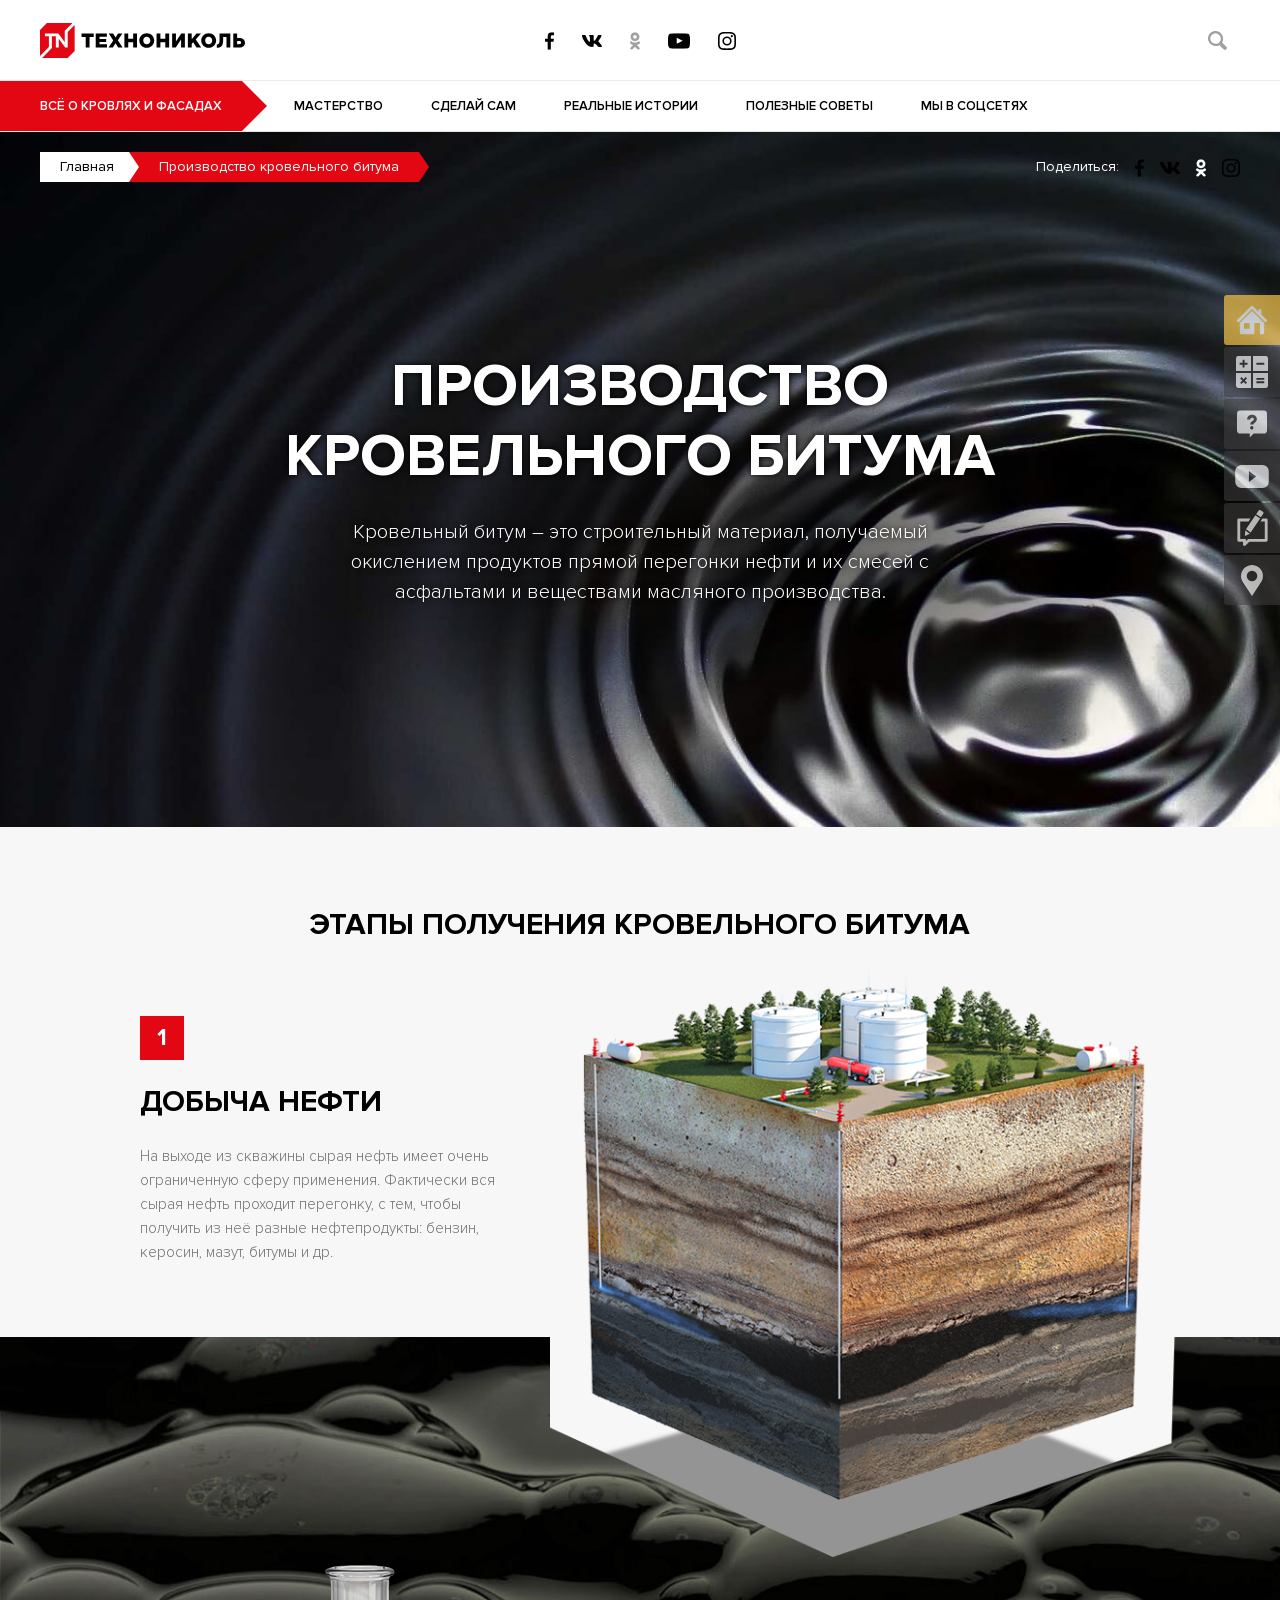
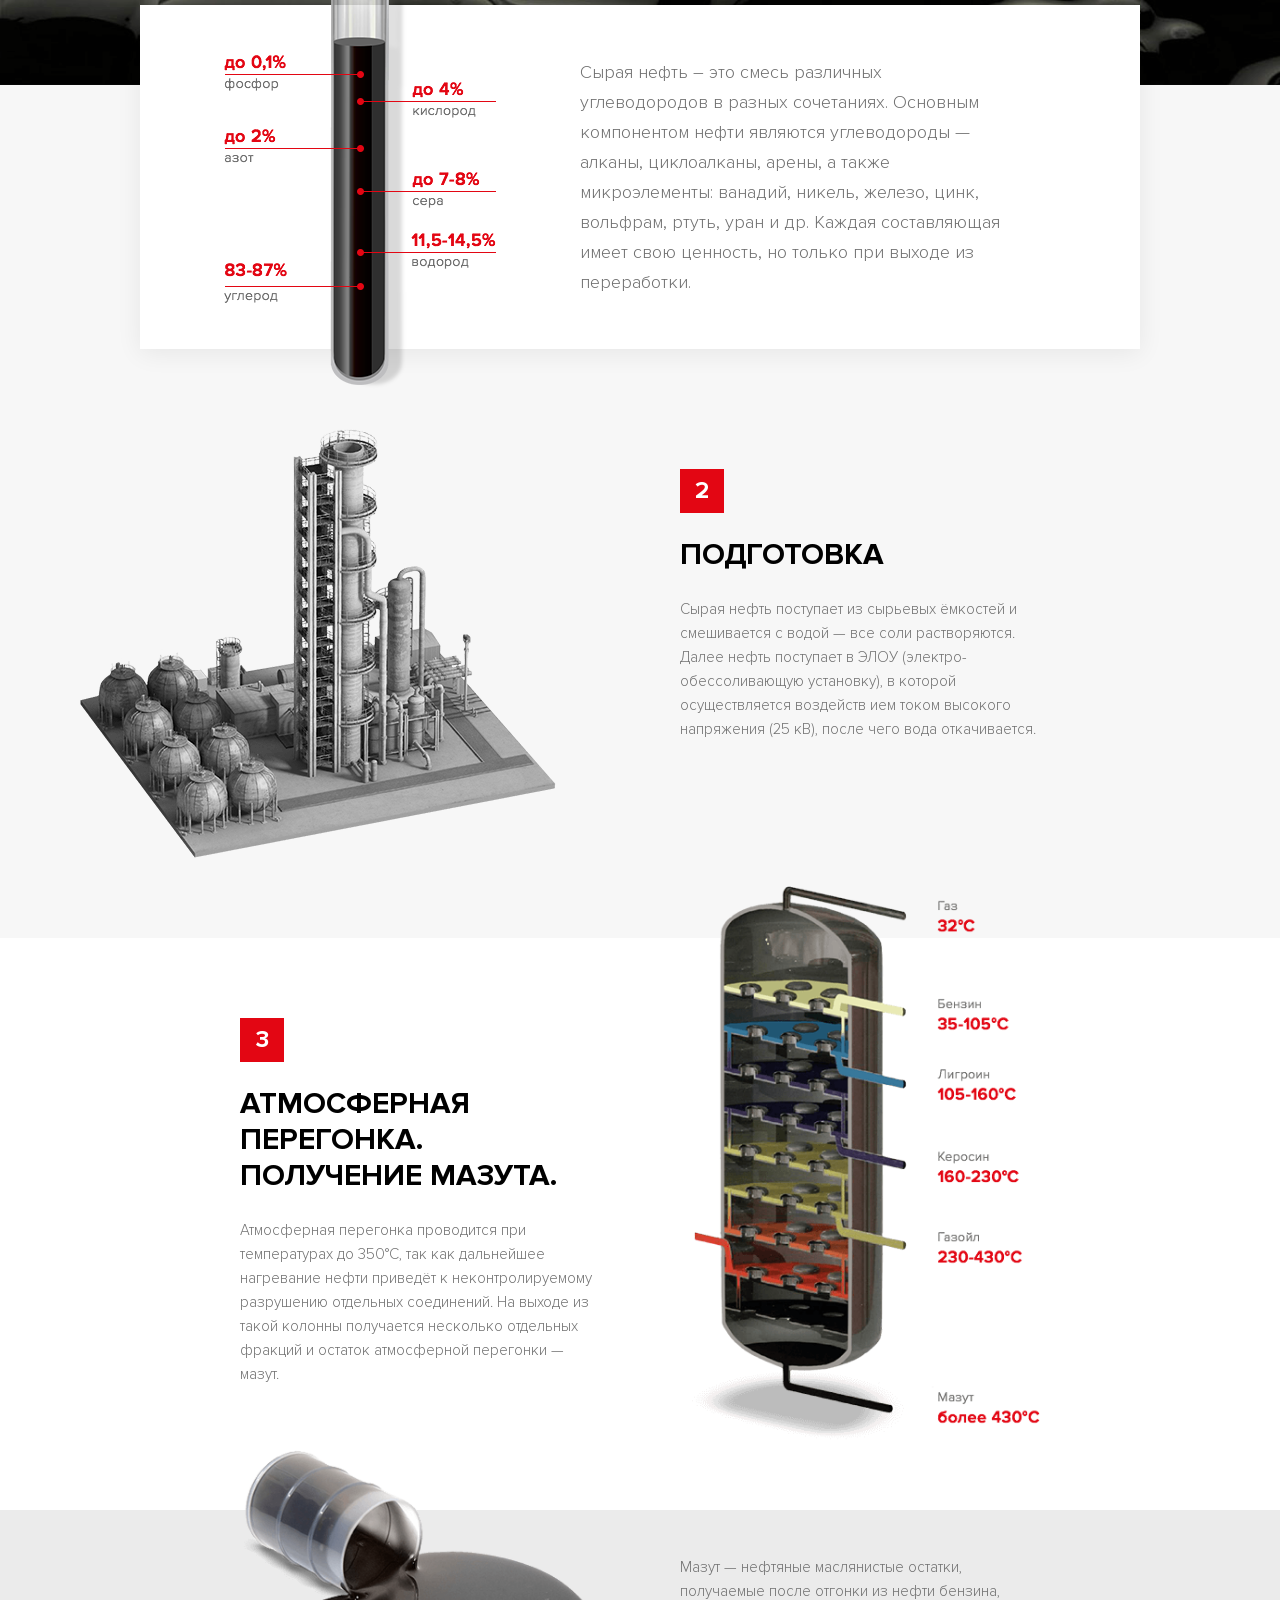
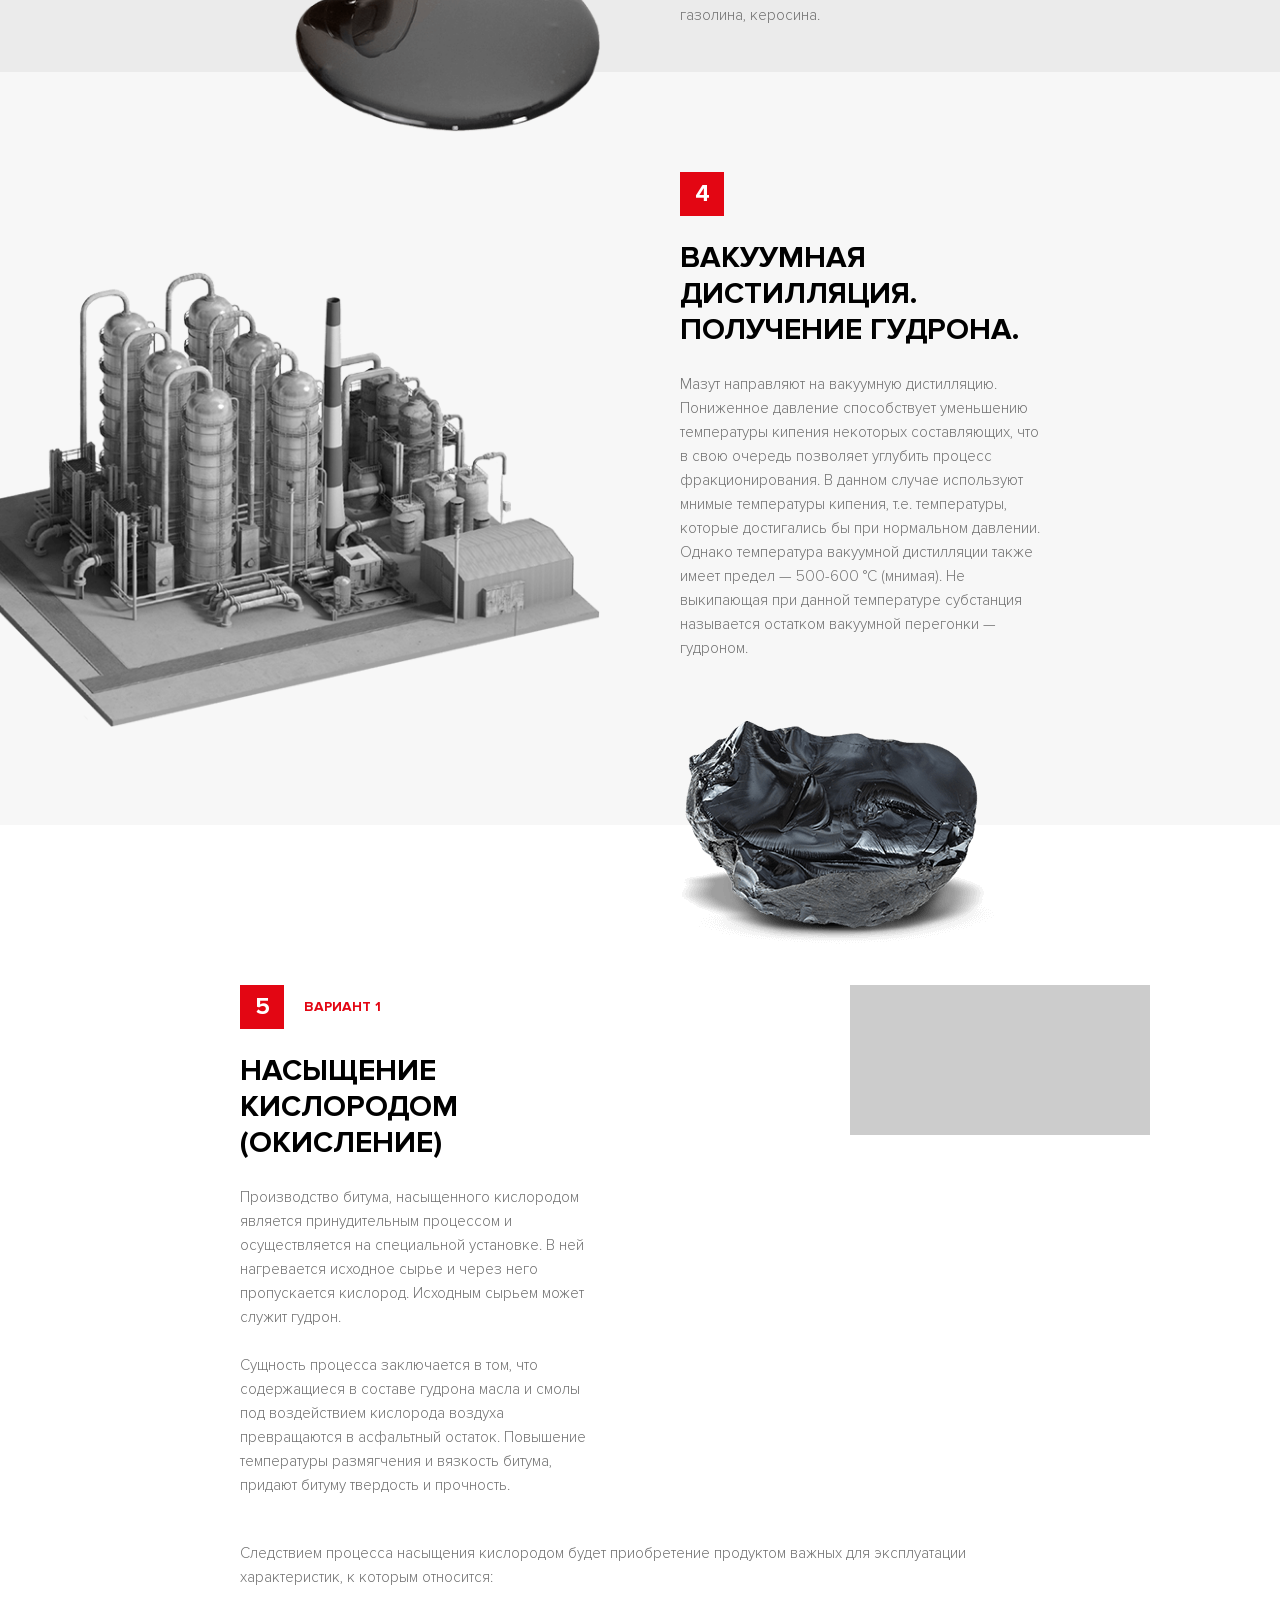
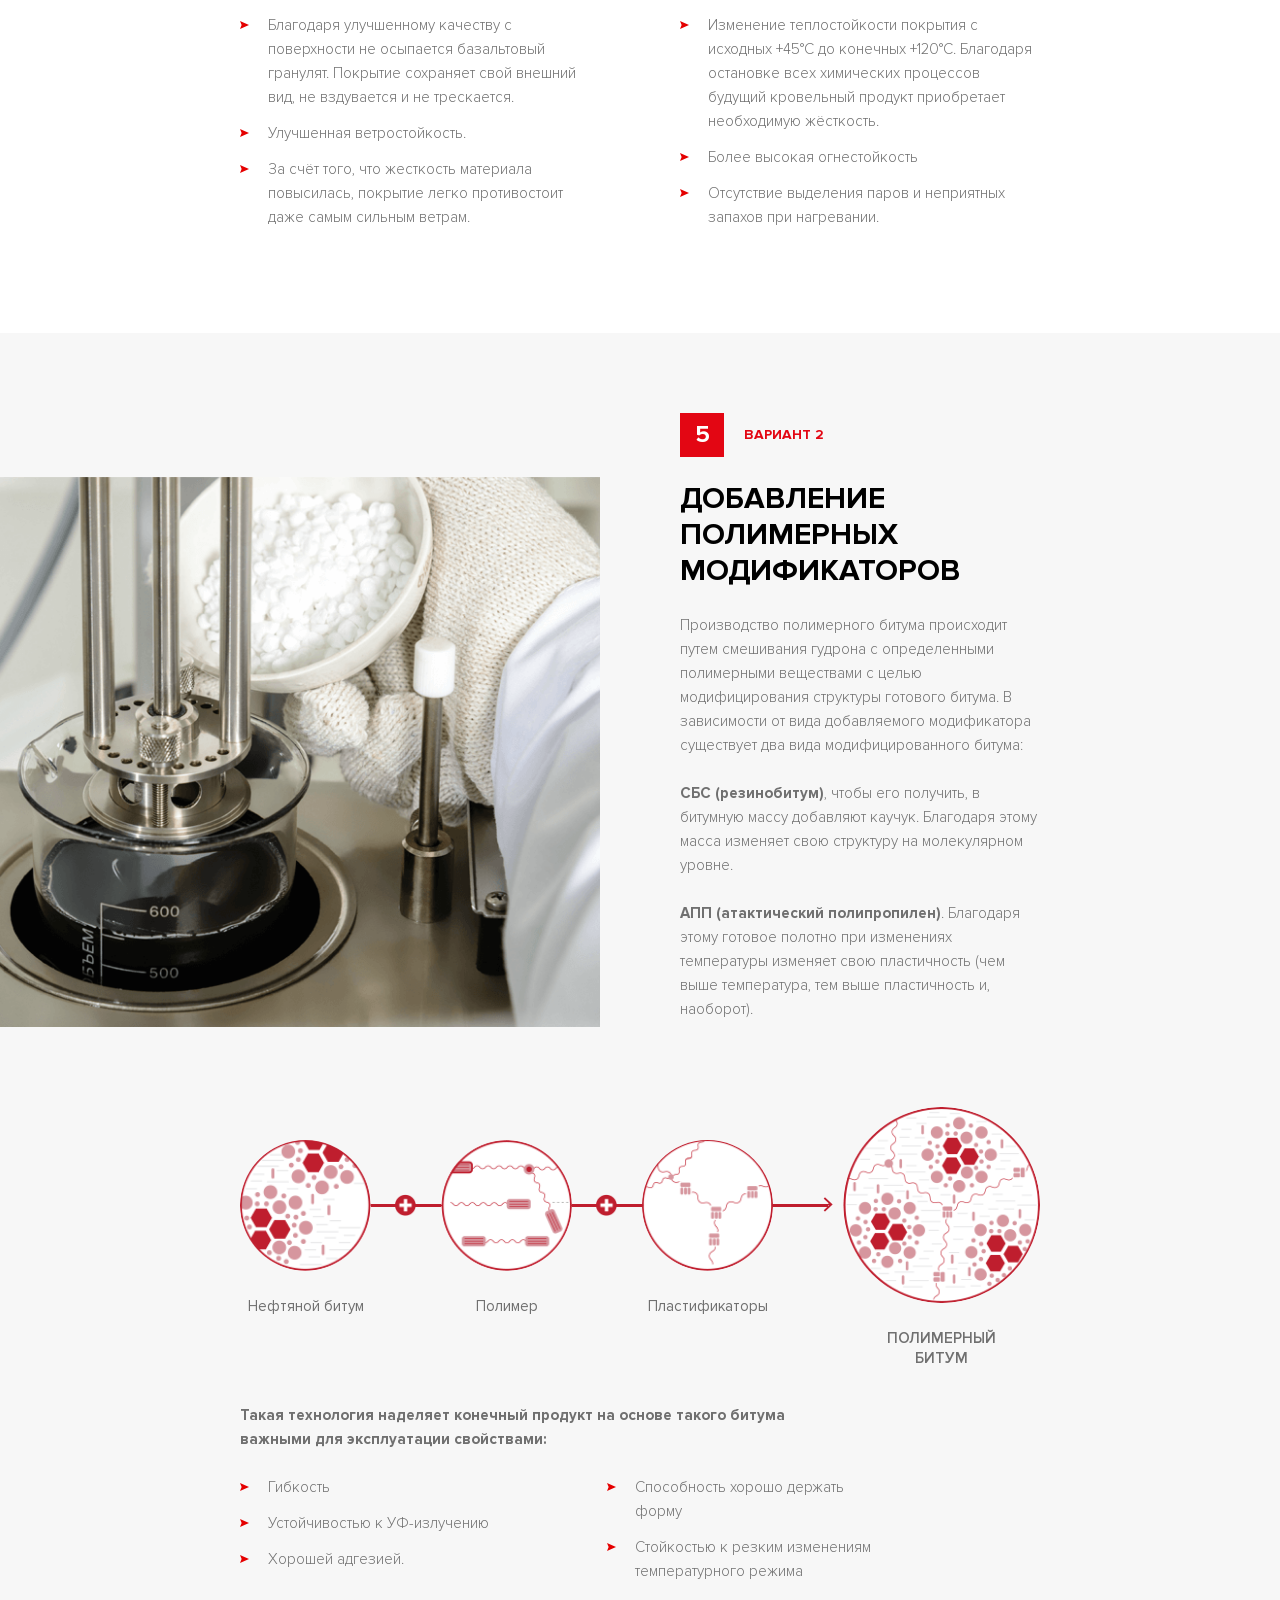
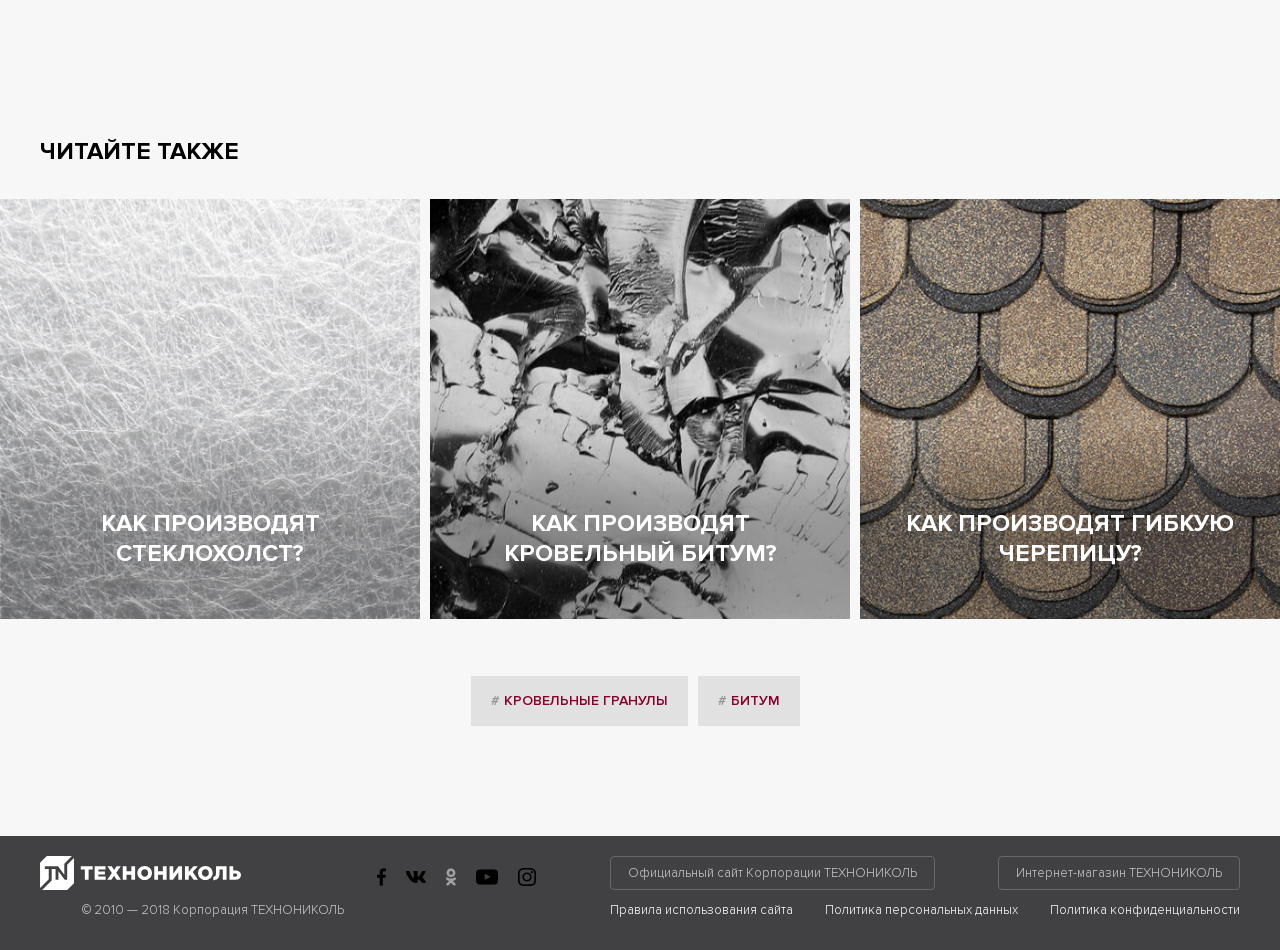
<file: prod-bitum.html>
<!DOCTYPE html>
<html lang="ru">
  <head>
    <meta charset="utf-8">
    <meta name="viewport" content="width=device-width, initial-scale=1, shrink-to-fit=no">
    <meta name="theme-color" content="#000">
    <meta name="format-detection" content="telephone=no">
    <meta http-equiv="X-UA-Compatible" content="IE=Edge">
    <meta name="robots" content="noindex, nofollow">
    <title>Производство кровельного битума - Technonicol</title>
    <link rel="shortcut icon" href="images/favicon.ico"><link href="http://shinglas.ru/bitrix/js/altasib/editortools/templates/spoiler_template/.default/style.css?14951244731167" type="text/css"  data-template-style="true"  rel="stylesheet" />
<link href="http://shinglas.ru/bitrix/js/altasib/editortools/templates/tabs_template/.default/style.css?14951244732774" type="text/css"  data-template-style="true"  rel="stylesheet" />
<link href="http://shinglas.ru/local/css/style.min.css?1542753164934860" type="text/css"  data-template-style="true"  rel="stylesheet" />
<link href="http://shinglas.ru/local/css/lang/ru.css?150168917556" type="text/css"  data-template-style="true"  rel="stylesheet" />
<link href="http://shinglas.ru/bitrix/js/main/core/css/core.min.css?14951244742854" type="text/css"  data-template-style="true"  rel="stylesheet" />
<link href="http://shinglas.ru/local/bitrix/templates/smartinner/styles.css?1501689175365" type="text/css"  data-template-style="true"  rel="stylesheet" />
    <link rel="stylesheet" href="css/sprites.css">
    <link rel="stylesheet" href="css/normalize.css">
    <link rel="stylesheet" href="css/base.css">
    <link rel="stylesheet" href="css/slick.css">
    <link rel="stylesheet" href="css/fancybox.css">
    <link rel="stylesheet" href="css/autocomplete.css">
    <link rel="stylesheet" href="css/components.css">
    <link rel="stylesheet" href="css/layout.css">
    <link rel="stylesheet" href="css/states.css">
    <link rel="stylesheet" href="css/prod.css">
    <link rel="stylesheet" href="css/read.css">
    <link rel="stylesheet" href="css/comfort.css">
    <link rel="stylesheet" href="css/mounting.css">
    <link rel="stylesheet" href="css/claim.css">
  </head>
  <body class="page-inner">
    <div class="app">
      <!-- Nav Fixed :: Start-->
      <nav class="nav-fixed js-nav-fixed">
        <button class="nav-fixed__trigger"></button>
        <ul class="nav-fixed__menu">
          <li><a class="nav-fixed__link nav-fixed__link--hightlight" href="#"><span class="nav-fixed__link-icon">
                <svg class="icon-nav-01">
                  <use xlink:href="sprites/sprite.svg#icon-nav-01"></use>
                </svg></span><span class="nav-fixed__link-text">Подбор черепицы</span></a></li>
          <li><a class="nav-fixed__link" href="#"><span class="nav-fixed__link-icon">
                <svg class="icon-nav-02">
                  <use xlink:href="sprites/sprite.svg#icon-nav-02"></use>
                </svg></span><span class="nav-fixed__link-text">...</span></a></li>
          <li><a class="nav-fixed__link" href="#"><span class="nav-fixed__link-icon">
                <svg class="icon-nav-03">
                  <use xlink:href="sprites/sprite.svg#icon-nav-03"></use>
                </svg></span><span class="nav-fixed__link-text">...</span></a></li>
          <li><a class="nav-fixed__link" href="#"><span class="nav-fixed__link-icon">
                <svg class="icon-nav-04">
                  <use xlink:href="sprites/sprite.svg#icon-nav-04"></use>
                </svg></span><span class="nav-fixed__link-text">...</span></a></li>
          <li><a class="nav-fixed__link" href="#"><span class="nav-fixed__link-icon">
                <svg class="icon-nav-05">
                  <use xlink:href="sprites/sprite.svg#icon-nav-05"></use>
                </svg></span><span class="nav-fixed__link-text">...</span></a></li>
          <li><a class="nav-fixed__link" href="#"><span class="nav-fixed__link-icon">
                <svg class="icon-nav-06">
                  <use xlink:href="sprites/sprite.svg#icon-nav-06"></use>
                </svg></span><span class="nav-fixed__link-text">...</span></a></li>
        </ul>
      </nav>
      <!-- Nav :: Fixed :: End-->
      <!-- Header :: Start-->
      <header class="header">
        <div class="header__panel header__panel--middle">
          <div class="container-fluid">
            <div class="header__logo"><a href="#"><img src="images/logo.svg" alt="ТЕХНОНИКОЛЬ"></a></div>
            <nav class="header__social"><a class="header__social-link" href="#">
                <svg class="icon-social-fb">
                  <use xlink:href="sprites/sprite.svg#icon-social-fb"></use>
                </svg></a><a class="header__social-link" href="#">
                <svg class="icon-social-vk">
                  <use xlink:href="sprites/sprite.svg#icon-social-vk"></use>
                </svg></a><a class="header__social-link" href="#">
                <svg class="icon-social-od">
                  <use xlink:href="sprites/sprite.svg#icon-social-od"></use>
                </svg></a><a class="header__social-link" href="#">
                <svg class="icon-social-yt">
                  <use xlink:href="sprites/sprite.svg#icon-social-yt"></use>
                </svg></a><a class="header__social-link" href="#">
                <svg class="icon-social-im">
                  <use xlink:href="sprites/sprite.svg#icon-social-im"></use>
                </svg></a></nav>
            <div class="header__search">
              <form action="#">
                <button class="header__search-btn">
                  <svg class="icon-search">
                    <use xlink:href="sprites/sprite.svg#icon-search"></use>
                  </svg>
                </button>
                <div class="header__search-field">
                  <input class="header__search-input" type="search" placeholder="Поиск">
                </div>
              </form>
            </div>
          </div>
        </div>
        <div class="header__panel header__panel--bottom">
          <div class="container-fluid">
            <nav class="header__innernav"><span class="header__innernav-title">всё о кровлях и фасадах</span>
              <button class="header__innernav-trigger">Темы<span class="header__innernav-trigger-icon"></span></button>
              <div class="header__innernav-content">
                <ul class="header__innernav-menu">
                  <li><a class="header__innernav-link" href="#">мастерство</a></li>
                  <li><a class="header__innernav-link" href="#">сделай сам</a></li>
                  <li><a class="header__innernav-link" href="#">реальные истории </a></li>
                  <li><a class="header__innernav-link" href="#">полезные советы</a></li>
                  <li><a class="header__innernav-link" href="#">мы в соцсетях</a></li>
                </ul>
              </div>
            </nav>
          </div>
        </div>
      </header>
      <!-- Header :: End-->
      <!-- Main :: Start-->
      <main class="main">
        <!-- Prod :: Start-->
        <article class="prod">
          <div class="prod__head">
            <div class="container-fluid">
              <ul class="prod__head-breadcrumbs">
                <li><a class="prod__head-breadcrumbs-link" href="#">Главная</a></li>
                <li><a class="prod__head-breadcrumbs-link" href="#">Производство кровельного битума</a></li>
              </ul>
              <ul class="prod__head-social">
                <li>Поделиться:</li>
                <li><a class="prod__head-social-link" href="#">
                    <svg class="icon-social-fb">
                      <use xlink:href="sprites/sprite.svg#icon-social-fb"></use>
                    </svg></a></li>
                <li><a class="prod__head-social-link" href="#">
                    <svg class="icon-social-vk">
                      <use xlink:href="sprites/sprite.svg#icon-social-vk"></use>
                    </svg></a></li>
                <li><a class="prod__head-social-link" href="#">
                    <svg class="icon-social-od">
                      <use xlink:href="sprites/sprite.svg#icon-social-od"></use>
                    </svg></a></li>
                <li><a class="prod__head-social-link" href="#">
                    <svg class="icon-social-im">
                      <use xlink:href="sprites/sprite.svg#icon-social-im"></use>
                    </svg></a></li>
              </ul>
              <picture class="prod__head-image"><img src="images/img-bitum-hero.jpg" alt=""></picture>
              <div class="prod__head-desc">
                <h1 class="prod__head-title">производство кровельного битума</h1>
                <p class="prod__head-text">Кровельный битум – это строительный материал, получаемый окислением продуктов прямой перегонки нефти и их смесей с асфальтами и веществами масляного производства.</p>
              </div>
            </div>
          </div>
          <div class="prod__body">
            <div class="container-fluid">
              <section class="prod__section prod__section--bitum-01">
                <h2 class="prod__section-title">Этапы получения кровельного битума</h2>
                <div class="row">
                  <div class="col-sm-5">
                    <div class="prod__section-desc">
                      <mark>1</mark>
                      <h3>Добыча нефти</h3>
                      <p>На выходе из скважины сырая нефть имеет очень ограниченную сферу применения. Фактически вся сырая нефть проходит перегонку, с тем, чтобы получить из неё разные нефтепродукты: бензин, керосин, мазут, битумы и др.</p>
                    </div>
                  </div>
                  <div class="col-sm-7">
                    <picture class="prod__section-image prod__section-image--offset"><img src="images/img-bitum-01.png" alt=""></picture>
                  </div>
                </div>
                <picture class="prod__section-image prod__section-image--100vw"><img src="images/img-bitum-02.png" alt=""></picture>
                <div class="prod__section-panel">
                  <div class="row">
                    <div class="col-sm-5">
                      <picture class="prod__section-panel-image"><img src="images/img-bitum-info-01.png" alt=""></picture>
                    </div>
                    <div class="col-sm-7">
                      <div class="prod__section-panel-desc">
                        <p>Сырая нефть – это смесь различных углеводородов в разных сочетаниях. Основным компонентом нефти являются углеводороды — алканы, циклоалканы, арены, а также микроэлементы: ванадий, никель, железо, цинк, вольфрам, ртуть, уран и др. Каждая составляющая имеет свою ценность, но только при выходе из переработки. </p>
                      </div>
                    </div>
                  </div>
                </div>
              </section>
              <section class="prod__section prod__section--bitum-02">
                <div class="prod__section-content">
                  <div class="row">
                    <div class="col-sm-6 push-sm-6">
                      <div class="prod__section-desc">
                        <mark>2</mark>
                        <h3>Подготовка</h3>
                        <p>Сырая нефть поступает из сырьевых ёмкостей и смешивается с водой — все соли растворяются. Далее нефть поступает в ЭЛОУ (электро- обессоливающую установку), в которой осуществляется воздейств ием током высокого напряжения (25 кВ), после чего вода откачивается.</p>
                      </div>
                    </div>
                    <div class="col-sm-6 pull-sm-6">
                      <picture class="prod__section-image prod__section-image--offset"><img src="images/img-bitum-03.png" alt=""></picture>
                    </div>
                  </div>
                </div>
              </section>
              <section class="prod__section prod__section--bitum-03 prod__section--white">
                <div class="prod__section-content">
                  <div class="row">
                    <div class="col-sm-6">
                      <div class="prod__section-desc">
                        <mark>3</mark>
                        <h3>Атмосферная<br>перегонка.<br>Получение мазута.</h3>
                        <p>Атмосферная перегонка проводится при температурах до 350°С, так как дальнейшее нагревание нефти приведёт к неконтролируемому разрушению отдельных соединений. На выходе из такой колонны получается несколько отдельных фракций и остаток атмосферной перегонки — мазут.</p>
                      </div>
                    </div>
                    <div class="col-sm-6">
                      <picture class="prod__section-image prod__section-image--offset"><img src="images/img-bitum-info-02.png" alt=""></picture>
                    </div>
                  </div>
                  <div class="prod__section-caption">
                    <div class="row">
                      <div class="col-sm-6">
                        <picture class="prod__section-image"><img src="images/img-bitum-caption-01.png" alt=""></picture>
                      </div>
                      <div class="col-sm-6">
                        <div class="prod__section-desc">
                          <p>Мазут — нефтяные маслянистые остатки, получаемые после отгонки из нефти бензина, газолина, керосина.</p>
                        </div>
                      </div>
                    </div>
                  </div>
                </div>
              </section>
              <section class="prod__section prod__section--bitum-04">
                <div class="prod__section-content">
                  <div class="row">
                    <div class="col-sm-6 push-sm-6">
                      <div class="prod__section-desc">
                        <mark>4</mark>
                        <h3>Вакуумная <br>дистилляция. <br>Получение гудрона.</h3>
                        <p>Мазут направляют на вакуумную дистилляцию. Пониженное давление способствует уменьшению температуры кипения некоторых составляющих, что в свою очередь позволяет углубить процесс фракционирования. В данном случае используют мнимые температуры кипения, т.е. температуры, которые достигались бы при нормальном давлении. Однако температура вакуумной дистилляции также имеет предел — 500-600 °С (мнимая). Не выкипающая при данной температуре субстанция называется остатком вакуумной перегонки — гудроном.</p>
                        <figure><img src="images/img-bitum-05.png" alt=""></figure>
                      </div>
                    </div>
                    <div class="col-sm-6 pull-sm-6">
                      <picture class="prod__section-image prod__section-image--left"><img src="images/img-bitum-04.png" alt=""></picture>
                    </div>
                  </div>
                </div>
              </section>
              <section class="prod__section prod__section--bitum-05_1 prod__section--white">
                <div class="prod__section-content">
                  <div class="row">
                    <div class="col-sm-6">
                      <div class="prod__section-desc">
                        <mark>5 <small>Вариант 1</small></mark>
                        <h3>Насыщение <br>кислородом <br>(окисление)</h3>
                        <p>Производство битума, насыщенного кислородом является принудительным процессом и осуществляется на специальной установке. В ней нагревается исходное сырье и через него пропускается кислород. Исходным сырьем может служит гудрон.</p>
                        <p>Сущность процесса заключается в том, что содержащиеся в составе гудрона масла и смолы под воздействием кислорода воздуха превращаются в асфальтный остаток. Повышение температуры размягчения и вязкость битума, придают битуму твердость и прочность.</p>
                      </div>
                    </div>
                    <div class="col-sm-6">
                      <picture class="prod__section-image prod__section-image--right">
                        <video loop="true" autoplay="true">
                          <source src="images/video-oxidation.mp4" type="video/mp4; codecs=&quot;avc1.42E01E, mp4a.40.2&quot;">
                        </video>
                      </picture>
                    </div>
                    <div class="col-sm-12">
                      <p>Следствием процесса насыщения кислородом будет приобретение продуктом важных для эксплуатации характеристик, к которым относится:</p>
                    </div>
                    <div class="col-sm-6">
                      <ul class="prod__section-list">
                        <li>Благодаря улучшенному качеству с поверхности не осыпается базальтовый гранулят. Покрытие сохраняет свой внешний вид, не вздувается и не трескается.</li>
                        <li>Улучшенная ветростойкость.</li>
                        <li>За счёт того, что жесткость материала повысилась, покрытие легко противостоит даже самым сильным ветрам.</li>
                      </ul>
                    </div>
                    <div class="col-sm-6">
                      <ul class="prod__section-list">
                        <li>Изменение теплостойкости покрытия с исходных +45°C до конечных +120°C. Благодаря остановке всех химических процессов будущий кровельный продукт приобретает необходимую жёсткость. </li>
                        <li>Более высокая огнестойкость</li>
                        <li>Отсутствие выделения паров и неприятных запахов при нагревании.</li>
                      </ul>
                    </div>
                  </div>
                </div>
              </section>
              <section class="prod__section prod__section--bitum-05_2">
                <div class="prod__section-content">
                  <div class="row">
                    <div class="col-sm-6 push-sm-6">
                      <div class="prod__section-desc">
                        <mark>5 <small>Вариант 2</small></mark>
                        <h3>Добавление <br>полимерных <br>модификаторов </h3>
                        <p>Производство полимерного битума происходит путем смешивания гудрона с определенными полимерными веществами с целью модифицирования структуры готового битума. В зависимости от вида добавляемого модификатора существует два вида модифицированного битума:</p>
                        <p><b>СБС (резинобитум)</b>, чтобы его получить, в битумную массу добавляют каучук. Благодаря этому масса изменяет свою структуру на молекулярном уровне.</p>
                        <p><b>АПП (атактический полипропилен)</b>. Благодаря этому готовое полотно при изменениях температуры изменяет свою пластичность (чем выше температура, тем выше пластичность и, наоборот).</p>
                      </div>
                    </div>
                    <div class="col-sm-6 pull-sm-6">
                      <picture class="prod__section-image prod__section-image--left"><img src="images/img-bitum-07.png" alt=""></picture>
                    </div>
                    <div class="col-sm-12">
                      <ul class="prod__section-progress">
                        <li>
                          <picture><img src="images/img-bitum-progress-01.png" alt=""></picture>
                          <p>Нефтяной битум</p>
                        </li>
                        <li>
                          <picture><img src="images/img-bitum-progress-02.png" alt=""></picture>
                          <p>Полимер</p>
                        </li>
                        <li>
                          <picture><img src="images/img-bitum-progress-03.png" alt=""></picture>
                          <p>Пластификаторы</p>
                        </li>
                        <li>
                          <picture><img src="images/img-bitum-progress-04.png" alt=""></picture>
                          <p>Полимерный<br>битум</p>
                        </li>
                      </ul>
                    </div>
                    <div class="col-sm-12">
                      <p><b>Такая технология наделяет конечный продукт на основе такого битума <br>важными для эксплуатации свойствами:</b></p>
                    </div>
                    <div class="col-sm-5">
                      <ul class="prod__section-list">
                        <li>Гибкость</li>
                        <li>Устойчивостью к УФ-излучению</li>
                        <li>Хорошей адгезией. </li>
                      </ul>
                    </div>
                    <div class="col-sm-5">
                      <ul class="prod__section-list">
                        <li>Способность хорошо держать форму </li>
                        <li>Стойкостью к резким изменениям температурного режима</li>
                      </ul>
                    </div>
                  </div>
                </div>
              </section>
            </div>
          </div>
        </article>
        <!-- Prod :: End-->
        <!-- Read :: Start-->
        <div class="read">
          <div class="container-fluid">
            <h2 class="read__heading">ЧИТАЙТЕ ТАКЖЕ</h2>
            <div class="read__slides js-slick-read"><a class="read__item" href="#">
                <figure class="read__item-image"><img src="images/img-read-01.jpg" alt=""></figure>
                <div class="read__item-desc">
                  <h3 class="read__item-title">как производят стеклохолст?</h3>
                </div></a><a class="read__item" href="#">
                <figure class="read__item-image"><img src="images/img-read-02.jpg" alt=""></figure>
                <div class="read__item-desc">
                  <h3 class="read__item-title">как производят кровельный битум?</h3>
                </div></a><a class="read__item" href="#">
                <figure class="read__item-image"><img src="images/img-read-03.jpg" alt=""></figure>
                <div class="read__item-desc">
                  <h3 class="read__item-title">как производят гибкую черепицу?</h3>
                </div></a></div>
            <div class="read__hashtag"><a class="read__hashtag-link" href="#">кровельные гранулы</a><a class="read__hashtag-link" href="#">Битум</a></div>
          </div>
        </div>
        <!-- Read :: End-->
      </main>
      <!-- Main :: End-->
      <!-- Footer :: Start-->
      <footer class="footer">
        <div class="footer__panel footer__panel--dark">
          <div class="container-fluid">
            <div class="row">
              <div class="col-xl-auto order-xl-2">
                <nav class="footer__social"><a class="footer__social-link" href="#">
                    <svg class="icon-social-fb">
                      <use xlink:href="sprites/sprite.svg#icon-social-fb"></use>
                    </svg></a><a class="footer__social-link" href="#">
                    <svg class="icon-social-vk">
                      <use xlink:href="sprites/sprite.svg#icon-social-vk"></use>
                    </svg></a><a class="footer__social-link" href="#">
                    <svg class="icon-social-od">
                      <use xlink:href="sprites/sprite.svg#icon-social-od"></use>
                    </svg></a><a class="footer__social-link" href="#">
                    <svg class="icon-social-yt">
                      <use xlink:href="sprites/sprite.svg#icon-social-yt"></use>
                    </svg></a><a class="footer__social-link" href="#">
                    <svg class="icon-social-im">
                      <use xlink:href="sprites/sprite.svg#icon-social-im"></use>
                    </svg></a></nav>
              </div>
              <div class="col-xl-auto order-xl-3">
                <nav class="footer__info">
                  <div class="footer__info-group"><a class="footer__info-btn" href="#"><span>Официальный</span> сайт Корпорации ТЕХНОНИКОЛЬ</a><a class="footer__info-btn" href="#">Интернет-магазин ТЕХНОНИКОЛЬ</a></div>
                  <div class="footer__info-group"><a class="footer__info-link" href="#">Правила использования сайта </a><a class="footer__info-link" href="#">Политика персональных данных</a><a class="footer__info-link" href="#">Политика конфиденциальности</a></div>
                </nav>
              </div>
              <div class="col-xl-auto order-xl-1">
                <div class="footer__logo"><a href="#"><img src="images/logo-white.svg" alt="ТЕХНОНИКОЛЬ"></a></div>
                <p class="footer__copyright">© 2010 — 2018 Корпорация ТЕХНОНИКОЛЬ</p>
              </div>
            </div>
          </div>
        </div>
      </footer>
      <!-- Footer :: End-->
      <!-- Popups :: Start-->
      <div class="popup" style="display: none;" id="popup-location">
        <div class="location">
          <button class="location__close" data-fancybox-close>
            <svg class="icon-close">
              <use xlink:href="sprites/sprite.svg#icon-close"></use>
            </svg>
          </button><span class="location__heading">
            <svg class="icon-location">
              <use xlink:href="sprites/sprite.svg#icon-location"></use>
            </svg>Выберите ваше местоположение</span>
          <ul class="location__cities">
            <li><a class="location__cities-link" href="#">Москва</a></li>
            <li><a class="location__cities-link" href="#">Сочи</a></li>
            <li><a class="location__cities-link" href="#">Пермь</a></li>
            <li><a class="location__cities-link" href="#">Тула</a></li>
            <li><a class="location__cities-link" href="#">Барнаул</a></li>
            <li><a class="location__cities-link" href="#">Самара</a></li>
            <li><a class="location__cities-link" href="#">Владивосток</a></li>
            <li><a class="location__cities-link" href="#">Тюмень</a></li>
            <li><a class="location__cities-link" href="#">Уфа</a></li>
            <li><a class="location__cities-link" href="#">Курган</a></li>
            <li><a class="location__cities-link" href="#">Ростов-на-Дону</a></li>
            <li><a class="location__cities-link" href="#">Сургут</a></li>
            <li><a class="location__cities-link" href="#">Волгоград</a></li>
            <li><a class="location__cities-link" href="#">Санкт-Петербург</a></li>
            <li><a class="location__cities-link" href="#">Рязань</a></li>
            <li><a class="location__cities-link" href="#">Хабаровск</a></li>
            <li><a class="location__cities-link" href="#">Нижний Новгород</a></li>
            <li><a class="location__cities-link" href="#">Новосибирск</a></li>
            <li><a class="location__cities-link" href="#">Екатеринбург</a></li>
            <li><a class="location__cities-link" href="#">Челябинск</a></li>
            <li><a class="location__cities-link" href="#">Краснодар</a></li>
            <li><a class="location__cities-link" href="#">Омск</a></li>
            <li><a class="location__cities-link" href="#">Казань</a></li>
            <li><a class="location__cities-link" href="#">Ярославль</a></li>
          </ul>
          <div class="location__form">
            <form action="#">
              <label class="location__label">Не нашли свой город в списке — воспользуйтесь поиском:</label>
              <div class="location__field">
                <button class="location__btn">
                  <svg class="icon-search">
                    <use xlink:href="sprites/sprite.svg#icon-search"></use>
                  </svg>
                </button>
                <input class="location__input js-autocomplete" type="text" placeholder="Введите название города, региона или страны">
              </div>
              <div class="location__control">
                <p class="location__choice">Ваше местоположение:<b>Москва</b></p>
                <button class="btn btn--50 btn--red">подтвердить</button>
              </div>
            </form>
          </div>
        </div>
      </div>
      <!-- Popups :: End-->
    </div>
    <!-- Scripts :: Start--><script type="text/javascript">var APP = {"locationData":{"LOCATIONS_CODES":{"COUNTRY":"russia","GIPER_REGION":"russia_centr","REGION":"russia_centr:moscow_region","CITY":"moscow"},"CURRENCY":{"CURRENCY":"RUB","FORMAT_STRING":"#<span class=\"rub\"><\/span>","DEC_POINT":".","THOUSANDS_SEP":"","DECIMALS":"0","HIDE_ZERO":"Y","FORMAT_DEBRIS":["","<span class=\"rub\"><\/span>"]}},"DEVICE":{"mobile":false,"tablet":false},"xLocMessages":{"COLOR_NOTACCESS":"\u0414\u0430\u043d\u043d\u044b\u0439 \u0446\u0432\u0435\u0442 \u043d\u0435\u0434\u043e\u0441\u0442\u0443\u043f\u0435\u043d \u0432 \u0432\u044b\u0431\u0440\u0430\u043d\u043d\u043e\u0439 \u043d\u0430\u0440\u0435\u0437\u043a\u0435","FACTORY":"\u0417\u0430\u0432\u043e\u0434","TILES_KIND":"\u0412\u0438\u0434 \u0447\u0435\u0440\u0435\u043f\u0438\u0446\u044b","TILES_SERIES":"\u0421\u0435\u0440\u0438\u044f","TILES_COLLECTION":"\u041a\u043e\u043b\u043b\u0435\u043a\u0446\u0438\u044f","TILES_COLOR":"\u0426\u0432\u0435\u0442","FACE_COLOR":"\u0426\u0432\u0435\u0442","FACE_TYPE":"\u0422\u0438\u043f","DRAINS":"\u0412\u043e\u0434\u043e\u0441\u0442\u043e\u043a\u0438","VENTING":"\u0412\u0435\u043d\u0442\u0438\u043b\u044f\u0446\u0438\u044f","WINDOWS":"\u041e\u043a\u043d\u0430","ASSIST_TILES_IMAGE_NAME":"\u041f\u043e\u0434\u0431\u043e\u0440 \u0446\u0432\u0435\u0442\u0430 \u0447\u0435\u0440\u0435\u043f\u0438\u0446\u044b","WARRANTY_SUCCESS_TITLE":"\u0417\u0430\u044f\u0432\u043a\u0430 \u043e\u0442\u043f\u0440\u0430\u0432\u043b\u0435\u043d\u0430 \u0443\u0441\u043f\u0435\u0448\u043d\u043e.","WARRANTY_SUCCESS_MESSAGE":"\u0412 \u0431\u043b\u0438\u0436\u0430\u0439\u0448\u0435\u0435 \u0432\u0440\u0435\u043c\u044f \u0432\u044b \u043f\u043e\u043b\u0443\u0447\u0438\u0442\u0435 \u043d\u0430 email, \u0443\u043a\u0430\u0437\u0430\u043d\u043d\u044b\u0439 \u0432 \u0437\u0430\u044f\u0432\u043a\u0435, \u043f\u0435\u0447\u0430\u0442\u043d\u0443\u044e \u0444\u043e\u0440\u043c\u0443 \u0441\u0435\u0440\u0442\u0438\u0444\u0438\u043a\u0430\u0442\u0430.<br>\u0421\u043f\u0430\u0441\u0438\u0431\u043e!","ADDED":"\u041f\u0435\u0440\u0435\u0439\u0442\u0438 \u0432 \u043a\u043e\u0440\u0437\u0438\u043d\u0443","BUY":"\u041a\u0443\u043f\u0438\u0442\u044c","ADDED2BASKET":"\u0422\u043e\u0432\u0430\u0440 \u0443\u0441\u043f\u0435\u0448\u043d\u043e \u0434\u043e\u0431\u0430\u0432\u043b\u0435\u043d \u0432 \u043a\u043e\u0440\u0437\u0438\u043d\u0443","YOU_CART":"\u0412\u0430\u0448\u0430 \u043a\u043e\u0440\u0437\u0438\u043d\u0430","YOU_CART_EMPTY":"\u0412\u0430\u0448\u0430 \u043a\u043e\u0440\u0437\u0438\u043d\u0430 \u043f\u0443\u0441\u0442\u0430","BACK2CATALOG":"\u0412\u0435\u0440\u043d\u0443\u0442\u044c\u0441\u044f \u0432 \u043a\u0430\u0442\u0430\u043b\u043e\u0433","GO2CATALOG":"\u041f\u0435\u0440\u0435\u0439\u0442\u0438 \u0432 \u043a\u0430\u0442\u0430\u043b\u043e\u0433","ONORDER_NOTE":"\u0421\u0440\u043e\u043a \u043f\u043e\u0441\u0442\u0430\u0432\u043a\u0438 \u0443\u0442\u043e\u0447\u043d\u044f\u0439\u0442\u0435 \u0443 \u043c\u0435\u043d\u0435\u0434\u0436\u0435\u0440\u0430 \u0438\u043d\u0442\u0435\u0440\u043d\u0435\u0442-\u043c\u0430\u0433\u0430\u0437\u0438\u043d\u0430.","success_title":"\u0412\u044b\u043f\u043e\u043b\u043d\u0435\u043d\u043e","success_title_err":"\u041e\u0448\u0438\u0431\u043a\u0430","success_msg_err":"\u041f\u0440\u043e\u0438\u0437\u043e\u0448\u043b\u0430 \u043e\u0448\u0438\u0431\u043a\u0430, \u043f\u043e\u043f\u0440\u043e\u0431\u0443\u0439\u0442\u0435 \u043f\u043e\u0437\u0436\u0435.","success_msg_crmaddr":"\u041a\u043e\u043d\u0442\u0430\u043a\u0442 \u0441\u043e\u0445\u0440\u0430\u043d\u0435\u043d","change":"\u0418\u0437\u043c\u0435\u043d\u0438\u0442\u044c","add":"\u0414\u043e\u0431\u0430\u0432\u0438\u0442\u044c","crm_mapselector_before":"\u041c\u0435\u0442\u043a\u0443 \u043d\u0430 \u043a\u0430\u0440\u0442\u0435 \u043c\u043e\u0436\u0435\u043d\u043e \u0434\u043e\u0431\u0430\u0432\u0438\u0442\u044c \u0438\u043b\u0438 \u0438\u0437\u043c\u0435\u043d\u0438\u0442\u044c \u0432\u0440\u0443\u0447\u043d\u0443\u044e","crm_mapselector_prepend":"\u0412\u044b \u043c\u043e\u0436\u0435\u0442\u0435 \u0443\u043a\u0430\u0437\u0430\u0442\u044c \u043a\u043e\u043e\u0440\u0434\u0438\u043d\u0430\u0442\u044b \u0432\u0440\u0443\u0447\u043d\u0443\u044e \u0438\u043b\u0438 \u0434\u0432\u0430\u0436\u0434\u044b \u043a\u043b\u0438\u043a\u043d\u0443\u0442\u044c \u043d\u0430 \u043a\u0430\u0440\u0442\u0435 \u043b\u0435\u0432\u043e\u0439 \u043a\u043d\u043e\u043f\u043e\u043a\u043e\u0439 \u043c\u044b\u0448\u0438, \u0434\u043b\u044f \u0434\u043e\u0431\u0430\u0432\u043b\u0435\u043d\u0438\u044f \u043c\u0435\u0442\u043a\u0438","close_window":"\u0417\u0430\u043a\u0440\u044b\u0442\u044c \u043e\u043a\u043d\u043e"},"USER":{"IS_LOGGED":false}}; </script>
<script type="text/javascript">if(!window.BX)window.BX={};if(!window.BX.message)window.BX.message=function(mess){if(typeof mess=='object') for(var i in mess) BX.message[i]=mess[i]; return true;};</script>
<script type="text/javascript">(window.BX||top.BX).message({'JS_CORE_LOADING':'Загрузка...','JS_CORE_NO_DATA':'- Нет данных -','JS_CORE_WINDOW_CLOSE':'Закрыть','JS_CORE_WINDOW_EXPAND':'Развернуть','JS_CORE_WINDOW_NARROW':'Свернуть в окно','JS_CORE_WINDOW_SAVE':'Сохранить','JS_CORE_WINDOW_CANCEL':'Отменить','JS_CORE_WINDOW_CONTINUE':'Продолжить','JS_CORE_H':'ч','JS_CORE_M':'м','JS_CORE_S':'с','JSADM_AI_HIDE_EXTRA':'Скрыть лишние','JSADM_AI_ALL_NOTIF':'Показать все','JSADM_AUTH_REQ':'Требуется авторизация!','JS_CORE_WINDOW_AUTH':'Войти','JS_CORE_IMAGE_FULL':'Полный размер'});</script>
<script type="text/javascript">(window.BX||top.BX).message({'LANGUAGE_ID':'ru','FORMAT_DATE':'DD.MM.YYYY','FORMAT_DATETIME':'DD.MM.YYYY HH:MI:SS','COOKIE_PREFIX':'BITRIX_SM','SERVER_TZ_OFFSET':'10800','SITE_ID':'s1','SITE_DIR':'/','USER_ID':'','SERVER_TIME':'1543060153','USER_TZ_OFFSET':'0','USER_TZ_AUTO':'Y','bitrix_sessid':'23888e66a45adb65ac740ddb61b6d368'});</script>
<script type="text/javascript" src="http://shinglas.ru/bitrix/js/main/jquery/jquery-1.8.3.min.js?152813303093637"></script>
<script type="text/javascript" src="http://shinglas.ru/bitrix/js/main/core/core.min.js?153391415377789"></script>
<script type="text/javascript" src="http://shinglas.ru/bitrix/js/altasib/editortools/templates/spoiler_template/.default/script.js?1495124473914"></script>
<script type="text/javascript" src="http://shinglas.ru/bitrix/js/altasib/editortools/templates/tabs_template/.default/script.min.js?14951244731491"></script>
<script type="text/javascript" src="http://shinglas.ru/local/js/libs/jquery.min.js?149512620496297"></script>
<script type="text/javascript" src="http://shinglas.ru/local/js/libs/jquery-ui.min.js?149512620452557"></script>
<script type="text/javascript" src="http://shinglas.ru/local/js/libs/can.custom.min.js?1495126204131900"></script>
<script type="text/javascript" src="http://shinglas.ru/local/js/libs/intlTelInput.min.js?149512620421345"></script>
<script type="text/javascript" src="http://shinglas.ru/local/js/libs/jquery.bxslider.min.js?149512620419359"></script>
<script type="text/javascript" src="http://shinglas.ru/local/js/libs/select2.min.js?149512620462747"></script>
<script type="text/javascript" src="http://shinglas.ru/local/js/libs/skrollr.min.js?149512620412552"></script>
<script type="text/javascript" src="http://shinglas.ru/local/js/libs/jquery.scrollTo.min.js?14951262042267"></script>
<script type="text/javascript" src="http://shinglas.ru/local/js/libs/jquery.cycle2.min.js?149512620422312"></script>
<script type="text/javascript" src="http://shinglas.ru/local/js/libs/jquery.cycle2.carousel.min.js?14951262044188"></script>
<script type="text/javascript" src="http://shinglas.ru/local/js/libs/jquery.cycle2.caption2.min.js?1495126204904"></script>
<script type="text/javascript" src="http://shinglas.ru/local/js/libs/jquery.fancybox.min.js?149512620423064"></script>
<script type="text/javascript" src="http://shinglas.ru/local/js/libs/jquery.fancybox-thumbs.min.js?14951262041706"></script>
<script type="text/javascript" src="http://shinglas.ru/local/js/libs/jquery.fancybox-media.js?14951262042014"></script>
<script type="text/javascript" src="http://shinglas.ru/local/js/libs/jquery.form.min.js?149512620415248"></script>
<script type="text/javascript" src="http://shinglas.ru/local/js/libs/jquery.validate.min.js?149512620421583"></script>
<script type="text/javascript" src="http://shinglas.ru/local/js/libs/history.min.js?14951262047435"></script>
<script type="text/javascript" src="http://shinglas.ru/local/js/libs/jquery.barousel.min.js?14951262046220"></script>
<script type="text/javascript" src="http://shinglas.ru/local/js/libs/jquery.thslide.min.js?14951262045176"></script>
<script type="text/javascript" src="http://shinglas.ru/local/js/libs/jquery.scrollbar.min.js?149512620412223"></script>
<script type="text/javascript" src="http://shinglas.ru/local/js/libs/jquery.inputmask.bundle.js?1495126204164983"></script>
<script type="text/javascript" src="http://shinglas.ru/local/js/libs/ajaxform.js?150841550615252"></script>
<script type="text/javascript" src="http://shinglas.ru/local/js/libs/animateAddBasket.js?15034146852888"></script>
<script type="text/javascript" src="http://shinglas.ru/local/js/libs/infobubble.js?152658755815817"></script>
<script type="text/javascript" src="http://shinglas.ru/local/js/libs/tabs.js?14951262041007"></script>
<script type="text/javascript" src="http://shinglas.ru/local/js/libs/sly.js?149512620460420"></script>
<script type="text/javascript" src="http://shinglas.ru/local/js/libs/slick.min.js?149512620441953"></script>
<script type="text/javascript" src="http://shinglas.ru/local/js/libs/slfabric.js?14951262047040"></script>
<script type="text/javascript" src="http://shinglas.ru/local/js/libs/swfabric.js?15234725325300"></script>
<script type="text/javascript" src="http://shinglas.ru/local/js/libs/gfabric.js?15181828551420"></script>
<script type="text/javascript" src="http://shinglas.ru/local/js/libs/sfabric.js?15064154033930"></script>
<script type="text/javascript" src="http://shinglas.ru/local/js/controllers/-pre-init.js?1510165758823"></script>
<script type="text/javascript" src="http://shinglas.ru/local/js/helpers.js?152347318117408"></script>
<script type="text/javascript" src="http://shinglas.ru/local/js/controllers/auto/poll.js?14962987999458"></script>
<script type="text/javascript" src="http://shinglas.ru/local/js/controllers/auto/contactcard.js?15048761631950"></script>
<script type="text/javascript" src="http://shinglas.ru/local/js/controllers/auto/calculatordrain.js?153013124620223"></script>
<script type="text/javascript" src="http://shinglas.ru/local/js/controllers/page/assist.js?150841568927655"></script>
<script type="text/javascript" src="http://shinglas.ru/local/js/controllers/page/catalog-item.js?152905792718736"></script>
<script type="text/javascript" src="http://shinglas.ru/local/js/controllers/page/catalog-section.js?14951262044350"></script>
<script type="text/javascript" src="http://shinglas.ru/local/js/controllers/page/complects.js?15223403158657"></script>
<script type="text/javascript" src="http://shinglas.ru/local/js/controllers/page/complects-item.js?15063386625934"></script>
<script type="text/javascript" src="http://shinglas.ru/local/js/controllers/page/contact.js?150487616311042"></script>
<script type="text/javascript" src="http://shinglas.ru/local/js/controllers/page/docs.js?15016891751812"></script>
<script type="text/javascript" src="http://shinglas.ru/local/js/controllers/page/gallery.js?14951262043980"></script>
<script type="text/javascript" src="http://shinglas.ru/local/js/controllers/page/main.js?151818285511154"></script>
<script type="text/javascript" src="http://shinglas.ru/local/js/controllers/page/news-detail.js?1495126204364"></script>
<script type="text/javascript" src="http://shinglas.ru/local/js/controllers/page/not-found.js?14951262041189"></script>
<script type="text/javascript" src="http://shinglas.ru/local/js/controllers/page/product-info.js?14951262047382"></script>
<script type="text/javascript" src="http://shinglas.ru/local/js/controllers/page/projects.js?14951262048761"></script>
<script type="text/javascript" src="http://shinglas.ru/local/js/controllers/page/search.js?1501689175964"></script>
<script type="text/javascript" src="http://shinglas.ru/local/js/controllers/page/videoblog.js?14951262045692"></script>
<script type="text/javascript" src="http://shinglas.ru/local/js/controllers/page/blog.js?14951262041593"></script>
<script type="text/javascript" src="http://shinglas.ru/local/js/controllers/page/guarantee.js?1495126204735"></script>
<script type="text/javascript" src="http://shinglas.ru/local/js/controllers/page/calculator.js?1495126204597"></script>
<script type="text/javascript" src="http://shinglas.ru/local/js/controllers/page/support.js?14951262043807"></script>
<script type="text/javascript" src="http://shinglas.ru/local/js/controllers/page/landing-technonicole.js?14951262044529"></script>
<script type="text/javascript" src="http://shinglas.ru/local/js/controllers/page/register.js?14951262044954"></script>
<script type="text/javascript" src="http://shinglas.ru/local/js/controllers/page/instructions.js?14951262042280"></script>
<script type="text/javascript" src="http://shinglas.ru/local/js/controllers/page/insurance.js?14951262042873"></script>
<script type="text/javascript" src="http://shinglas.ru/local/js/controllers/page/offers.js?14951262044390"></script>
<script type="text/javascript" src="http://shinglas.ru/local/js/controllers/partials/body.js?15235303054921"></script>
<script type="text/javascript" src="http://shinglas.ru/local/js/controllers/partials/header.js?15175064048922"></script>
<script type="text/javascript" src="http://shinglas.ru/local/js/controllers/partials/toggler.js?14951262041535"></script>
<script type="text/javascript" src="http://shinglas.ru/local/js/controllers/partials/footer-toggler.js?14951262041134"></script>
<script type="text/javascript" src="http://shinglas.ru/local/js/controllers/partials/page-panel.js?15369293863321"></script>
<script type="text/javascript" src="http://shinglas.ru/local/js/controllers/partials/fixed-menu.js?15369293231982"></script>
<script type="text/javascript" src="http://shinglas.ru/local/js/controllers/partials/popup/location-selector.js?14951262043494"></script>
<script type="text/javascript" src="http://shinglas.ru/local/js/controllers/partials/form.js?15384640715089"></script>
<script type="text/javascript" src="http://shinglas.ru/local/js/controllers/partials/form/become-partner.js?14951262041287"></script>
<script type="text/javascript" src="http://shinglas.ru/local/js/controllers/partials/form/request-call.js?14951262041285"></script>
<script type="text/javascript" src="http://shinglas.ru/local/js/controllers/partials/footer.js?15016891751091"></script>
<script type="text/javascript" src="http://shinglas.ru/local/js/controllers/partials/slon.js?1495126204957"></script>
<script type="text/javascript" src="http://shinglas.ru/local/js/controllers/partials/live-filter.js?14951262045947"></script>
<script type="text/javascript" src="http://shinglas.ru/local/js/controllers/partials/complects-list.js?15301296456548"></script>
<script type="text/javascript" src="http://shinglas.ru/local/js/controllers/partials/gallery-popup.js?14951262041636"></script>
<script type="text/javascript" src="http://shinglas.ru/local/js/controllers/partials/scroll-to.js?1495126204445"></script>
<script type="text/javascript" src="http://shinglas.ru/local/js/controllers/partials/slideshow.js?15136966183979"></script>
<script type="text/javascript" src="http://shinglas.ru/local/js/controllers/partials/slideshow-on-text-page.js?14951262042742"></script>
<script type="text/javascript" src="http://shinglas.ru/local/js/controllers/partials/tabs.js?14951262043723"></script>
<script type="text/javascript" src="http://shinglas.ru/local/js/controllers/partials/toggle-active.js?14951262041153"></script>
<script type="text/javascript" src="http://shinglas.ru/local/js/controllers/partials/toggle-state.js?1495126204646"></script>
<script type="text/javascript" src="http://shinglas.ru/local/js/controllers/partials/form/project-download.js?14951262042390"></script>
<script type="text/javascript" src="http://shinglas.ru/local/js/controllers/partials/form/guarantee.js?14951262045544"></script>
<script type="text/javascript" src="http://shinglas.ru/local/js/controllers/partials/form/calculator.js?15384651287009"></script>
<script type="text/javascript" src="http://shinglas.ru/local/js/controllers/partials/form/calculator-result.js?15398638443510"></script>
<script type="text/javascript" src="http://shinglas.ru/local/js/controllers/partials/form/calculator-request.js?15415282933066"></script>
<script type="text/javascript" src="http://shinglas.ru/local/js/controllers/partials/subscribe.js?1495126204899"></script>
<script type="text/javascript" src="http://shinglas.ru/local/js/controllers/partials/map.js?14951262047805"></script>
<script type="text/javascript" src="http://shinglas.ru/local/js/controllers/partials/assist/recommend.js?15157475111307"></script>
<script type="text/javascript" src="http://shinglas.ru/local/js/controllers/partials/assist/region.js?14951262047498"></script>
<script type="text/javascript" src="http://shinglas.ru/local/js/controllers/partials/assist/renderer.js?153864324214770"></script>
<script type="text/javascript" src="http://shinglas.ru/local/js/controllers/partials/assist/selector.js?15386435337464"></script>
<script type="text/javascript" src="http://shinglas.ru/local/js/application.js?152352957210402"></script>
<script type="text/javascript" src="http://shinglas.ru/local/js/libs/jquery.barrating.min.js?14951262044991"></script>
<script type="text/javascript" src="http://shinglas.ru/local/js/controllers/page/partners.js?151695129627937"></script>
<script type="text/javascript" src="http://shinglas.ru/local/js/basket/basket.js?14951262043187"></script>
<script type="text/javascript" src="http://shinglas.ru/local/js/cart/cart.js?151136789521536"></script>
<script type="text/javascript" src="http://shinglas.ru/local/js/libs/gaevents.js?15383773355608"></script>
<script type="text/javascript" src="http://shinglas.ru/local/js/libs/bootstrap.js?14951262047029"></script>
<script type="text/javascript" src="http://shinglas.ru/local/js/libs/mousewheel.js?14951262042610"></script>
<script type="text/javascript" src="http://shinglas.ru/local/js/basket/header_basket.js?150168917510899"></script>
<script type="text/javascript" src="http://shinglas.ru/local/js/mobile/app.js?15175064048362"></script>
    <script src="https://api-maps.yandex.ru/2.1/?lang=ru_RU"></script>
    <script src="js/plugins.min.js"></script>
    <script src="js/app.min.js"></script>
    <!-- Scripts :: End-->
  </body>
</html>
</file>
<file: css/sprites.css>
.icon-grid {
  background-image: url("../sprites/sprite.png");
  background-position: 0px 0px;
  background-repeat: no-repeat;
  display: inline-block;
  vertical-align: middle;
  position: relative;
  width: 10px;
  height: 10px; }
  @media only screen and (-webkit-min-device-pixel-ratio: 2), only screen and (min--moz-device-pixel-ratio: 2), only screen and (min-device-pixel-ratio: 2), only screen and (min-resolution: 192dpi), only screen and (min-resolution: 2dppx) {
    .icon-grid {
      background-size: 30px 10px;
      background-image: url("../sprites/sprite@2x.png"); } }

.icon-list {
  background-image: url("../sprites/sprite.png");
  background-position: -20px 0px;
  background-repeat: no-repeat;
  display: inline-block;
  vertical-align: middle;
  position: relative;
  width: 10px;
  height: 10px; }
  @media only screen and (-webkit-min-device-pixel-ratio: 2), only screen and (min--moz-device-pixel-ratio: 2), only screen and (min-device-pixel-ratio: 2), only screen and (min-resolution: 192dpi), only screen and (min-resolution: 2dppx) {
    .icon-list {
      background-size: 30px 10px;
      background-image: url("../sprites/sprite@2x.png"); } }

.icon-add {
  display: inline-block;
  vertical-align: middle;
  width: 23rem;
  height: 21rem; }

.icon-arrow-btn {
  display: inline-block;
  vertical-align: middle;
  width: 6rem;
  height: 10rem; }

.icon-arrow-down {
  display: inline-block;
  vertical-align: middle;
  width: 10rem;
  height: 7rem; }

.icon-arrow-right {
  display: inline-block;
  vertical-align: middle;
  width: 7rem;
  height: 10rem; }

.icon-back {
  display: inline-block;
  vertical-align: middle;
  width: 7.343rem;
  height: 11.344rem; }

.icon-basket {
  display: inline-block;
  vertical-align: middle;
  width: 64rem;
  height: 51rem; }

.icon-call {
  display: inline-block;
  vertical-align: middle;
  width: 10.06rem;
  height: 25.04rem; }

.icon-close {
  display: inline-block;
  vertical-align: middle;
  width: 15rem;
  height: 15rem; }

.icon-colors-check {
  display: inline-block;
  vertical-align: middle;
  width: 39rem;
  height: 39rem; }

.icon-comments {
  display: inline-block;
  vertical-align: middle;
  width: 225rem;
  height: 207rem; }

.icon-docs {
  display: inline-block;
  vertical-align: middle;
  width: 15rem;
  height: 19rem; }

.icon-feedback-call {
  display: inline-block;
  vertical-align: middle;
  width: 10.06rem;
  height: 25.04rem; }

.icon-file {
  display: inline-block;
  vertical-align: middle;
  width: 980rem;
  height: 877.91rem; }

.icon-info-01 {
  display: inline-block;
  vertical-align: middle;
  width: 118.15rem;
  height: 109.63rem; }

.icon-info-02 {
  display: inline-block;
  vertical-align: middle;
  width: 150.67rem;
  height: 110.84rem; }

.icon-info-03 {
  display: inline-block;
  vertical-align: middle;
  width: 126.51rem;
  height: 110.83rem; }

.icon-info-arrow {
  display: inline-block;
  vertical-align: middle;
  width: 15rem;
  height: 26rem; }

.icon-join-comments {
  display: inline-block;
  vertical-align: middle;
  width: 12rem;
  height: 12rem; }

.icon-join-likes {
  display: inline-block;
  vertical-align: middle;
  width: 13rem;
  height: 13rem; }

.icon-join-share {
  display: inline-block;
  vertical-align: middle;
  width: 13rem;
  height: 11rem; }

.icon-language-bgr {
  display: inline-block;
  vertical-align: middle;
  width: 16rem;
  height: 11rem; }

.icon-language-cze {
  display: inline-block;
  vertical-align: middle;
  width: 16rem;
  height: 11rem; }

.icon-language-deu {
  display: inline-block;
  vertical-align: middle;
  width: 16rem;
  height: 11rem; }

.icon-language-eng {
  display: inline-block;
  vertical-align: middle;
  width: 16rem;
  height: 11rem; }

.icon-language-est {
  display: inline-block;
  vertical-align: middle;
  width: 16rem;
  height: 11rem; }

.icon-language-hun {
  display: inline-block;
  vertical-align: middle;
  width: 16rem;
  height: 11rem; }

.icon-language-ita {
  display: inline-block;
  vertical-align: middle;
  width: 16rem;
  height: 11rem; }

.icon-language-kz {
  display: inline-block;
  vertical-align: middle;
  width: 16rem;
  height: 11rem; }

.icon-language-ltu {
  display: inline-block;
  vertical-align: middle;
  width: 16rem;
  height: 11rem; }

.icon-language-lva {
  display: inline-block;
  vertical-align: middle;
  width: 16rem;
  height: 11rem; }

.icon-language-pol {
  display: inline-block;
  vertical-align: middle;
  width: 16rem;
  height: 11rem; }

.icon-language-rou {
  display: inline-block;
  vertical-align: middle;
  width: 16rem;
  height: 11rem; }

.icon-language-ru {
  display: inline-block;
  vertical-align: middle;
  width: 16rem;
  height: 11rem; }

.icon-language-svn {
  display: inline-block;
  vertical-align: middle;
  width: 16rem;
  height: 11rem; }

.icon-language-tur {
  display: inline-block;
  vertical-align: middle;
  width: 16rem;
  height: 11rem; }

.icon-language-ua {
  display: inline-block;
  vertical-align: middle;
  width: 16rem;
  height: 11rem; }

.icon-layering {
  display: inline-block;
  vertical-align: middle;
  width: 46.37rem;
  height: 44.18rem; }

.icon-location {
  display: inline-block;
  vertical-align: middle;
  width: 45.78rem;
  height: 64.66rem; }

.icon-nav-01 {
  display: inline-block;
  vertical-align: middle;
  width: 64rem;
  height: 61rem; }

.icon-nav-02 {
  display: inline-block;
  vertical-align: middle;
  width: 67.12rem;
  height: 67.12rem; }

.icon-nav-03 {
  display: inline-block;
  vertical-align: middle;
  width: 58.85rem;
  height: 52.64rem; }

.icon-nav-04 {
  display: inline-block;
  vertical-align: middle;
  width: 64.5rem;
  height: 44.25rem; }

.icon-nav-05 {
  display: inline-block;
  vertical-align: middle;
  width: 64rem;
  height: 76.13rem; }

.icon-nav-06 {
  display: inline-block;
  vertical-align: middle;
  width: 45.78rem;
  height: 64.66rem; }

.icon-nav-arrow {
  display: inline-block;
  vertical-align: middle;
  width: 7rem;
  height: 11rem; }

.icon-partners-01 {
  display: inline-block;
  vertical-align: middle;
  width: 30rem;
  height: 30rem; }

.icon-partners-02 {
  display: inline-block;
  vertical-align: middle;
  width: 30rem;
  height: 30rem; }

.icon-partners-03 {
  display: inline-block;
  vertical-align: middle;
  width: 30rem;
  height: 30rem; }

.icon-pdf {
  display: inline-block;
  vertical-align: middle;
  width: 30.5rem;
  height: 30.34rem; }

.icon-points {
  display: inline-block;
  vertical-align: middle;
  width: 45.78rem;
  height: 64.66rem; }

.icon-print {
  display: inline-block;
  vertical-align: middle;
  width: 28.32rem;
  height: 28.94rem; }

.icon-scheme-01 {
  display: inline-block;
  vertical-align: middle;
  width: 80.78rem;
  height: 55.96rem; }

.icon-scheme-02 {
  display: inline-block;
  vertical-align: middle;
  width: 76.08rem;
  height: 60.16rem; }

.icon-scheme-03 {
  display: inline-block;
  vertical-align: middle;
  width: 60.33rem;
  height: 76.64rem; }

.icon-scheme-04 {
  display: inline-block;
  vertical-align: middle;
  width: 50.45rem;
  height: 50.45rem; }

.icon-scheme-05 {
  display: inline-block;
  vertical-align: middle;
  width: 69.5rem;
  height: 53.29rem; }

.icon-scheme-06 {
  display: inline-block;
  vertical-align: middle;
  width: 60.33rem;
  height: 79.71rem; }

.icon-scheme-07 {
  display: inline-block;
  vertical-align: middle;
  width: 69.5rem;
  height: 60.58rem; }

.icon-scheme-08 {
  display: inline-block;
  vertical-align: middle;
  width: 69.5rem;
  height: 60.33rem; }

.icon-scheme-09 {
  display: inline-block;
  vertical-align: middle;
  width: 69.5rem;
  height: 56.75rem; }

.icon-scheme-10 {
  display: inline-block;
  vertical-align: middle;
  width: 70.42rem;
  height: 47.92rem; }

.icon-scheme-11 {
  display: inline-block;
  vertical-align: middle;
  width: 69.5rem;
  height: 55.25rem; }

.icon-scheme-arrow {
  display: inline-block;
  vertical-align: middle;
  width: 15rem;
  height: 9rem; }

.icon-search {
  display: inline-block;
  vertical-align: middle;
  width: 21.5rem;
  height: 21.5rem; }

.icon-security {
  display: inline-block;
  vertical-align: middle;
  width: 39.53rem;
  height: 39.53rem; }

.icon-services-01 {
  display: inline-block;
  vertical-align: middle;
  width: 74.92rem;
  height: 68.17rem; }

.icon-services-02 {
  display: inline-block;
  vertical-align: middle;
  width: 40.83rem;
  height: 57.07rem; }

.icon-services-03 {
  display: inline-block;
  vertical-align: middle;
  width: 33.95rem;
  height: 55.82rem; }

.icon-services-04 {
  display: inline-block;
  vertical-align: middle;
  width: 94.21rem;
  height: 57.23rem; }

.icon-services-calc {
  display: inline-block;
  vertical-align: middle;
  width: 29rem;
  height: 35rem; }

.icon-services-expl {
  display: inline-block;
  vertical-align: middle;
  width: 31rem;
  height: 32rem; }

.icon-services-learn {
  display: inline-block;
  vertical-align: middle;
  width: 34rem;
  height: 29rem; }

.icon-services-montage {
  display: inline-block;
  vertical-align: middle;
  width: 40rem;
  height: 34rem; }

.icon-services-planning {
  display: inline-block;
  vertical-align: middle;
  width: 34rem;
  height: 29rem; }

.icon-services-video {
  display: inline-block;
  vertical-align: middle;
  width: 38rem;
  height: 29rem; }

.icon-shop {
  display: inline-block;
  vertical-align: middle;
  width: 225rem;
  height: 193rem; }

.icon-social-fb {
  display: inline-block;
  vertical-align: middle;
  width: 9.66rem;
  height: 18.6rem; }

.icon-social-im {
  display: inline-block;
  vertical-align: middle;
  width: 18.82rem;
  height: 18.82rem; }

.icon-social-od {
  display: inline-block;
  vertical-align: middle;
  width: 10.67rem;
  height: 18.41rem; }

.icon-social-vk {
  display: inline-block;
  vertical-align: middle;
  width: 21.78rem;
  height: 12.94rem; }

.icon-social-yt {
  display: inline-block;
  vertical-align: middle;
  width: 24rem;
  height: 16.86rem; }

.icon-sound-off {
  display: inline-block;
  vertical-align: middle;
  width: 48.96rem;
  height: 44.16rem; }

.icon-subnav-arrow {
  display: inline-block;
  vertical-align: middle;
  width: 8rem;
  height: 7rem; }

.icon-support-btn {
  display: inline-block;
  vertical-align: middle;
  width: 14rem;
  height: 15rem; }

.icon-support-email {
  display: inline-block;
  vertical-align: middle;
  width: 163.03rem;
  height: 156.42rem; }

.icon-support-fb {
  display: inline-block;
  vertical-align: middle;
  width: 9.66rem;
  height: 18.6rem; }

.icon-support-forumhouse {
  display: inline-block;
  vertical-align: middle;
  width: 37.83rem;
  height: 37.83rem; }

.icon-support-instagram {
  display: inline-block;
  vertical-align: middle;
  width: 18.82rem;
  height: 18.82rem; }

.icon-support-viber {
  display: inline-block;
  vertical-align: middle;
  width: 365rem;
  height: 394.03rem; }

.icon-support-vk {
  display: inline-block;
  vertical-align: middle;
  width: 21.78rem;
  height: 12.94rem; }

.icon-support-whatsapp {
  display: inline-block;
  vertical-align: middle;
  width: 178.35rem;
  height: 179.74rem; }

.icon-video {
  display: inline-block;
  vertical-align: middle;
  width: 64rem;
  height: 48rem; }

.icon-views {
  display: inline-block;
  vertical-align: middle;
  width: 512rem;
  height: 342rem; }

.icon-zoom {
  display: inline-block;
  vertical-align: middle;
  width: 41rem;
  height: 41rem; }
</file>
<file: css/base.css>
/* ==========================================================================
   Utilites
   ========================================================================== */
@import url("https://fonts.googleapis.com/css?family=Open+Sans:300,400,700&subset=cyrillic,cyrillic-ext,latin-ext");
@font-face {
  font-family: 'Proxima Nova';
  src: url("../fonts/ProximaNova-Light.woff2") format("woff2"), url("../fonts/ProximaNova-Light.woff") format("woff");
  font-weight: 300;
  font-style: normal; }

@font-face {
  font-family: 'Proxima Nova';
  src: url("../fonts/ProximaNova-Regular.woff2") format("woff2"), url("../fonts/ProximaNova-Regular.woff") format("woff");
  font-weight: 400;
  font-style: normal; }

@font-face {
  font-family: 'Proxima Nova';
  src: url("../fonts/ProximaNova-Semibold.woff2") format("woff2"), url("../fonts/ProximaNova-Semibold.woff") format("woff");
  font-weight: 600;
  font-style: normal; }

@font-face {
  font-family: 'Proxima Nova';
  src: url("../fonts/ProximaNova-Bold.woff2") format("woff2"), url("../fonts/ProximaNova-Bold.woff") format("woff");
  font-weight: 700;
  font-style: normal; }

@font-face {
  font-family: 'DIN Pro Cond';
  src: url("../fonts/DINPro-CondensedBold.woff2") format("woff2"), url("../fonts/DINPro-CondensedBold.woff") format("woff");
  font-weight: 700;
  font-style: normal; }

[class^="icon-"], [class*=" icon-"] {
  fill: currentColor;
  position: relative;
  display: inline-block;
  vertical-align: middle; }

.icon-location {
  width: 16rem;
  height: 16rem; }

.icon-social-fb {
  width: 9rem;
  height: 18rem; }

.icon-social-vk {
  width: 20rem;
  height: 12rem; }

.icon-social-od {
  width: 10rem;
  height: 18rem; }

.icon-social-yt {
  width: 22rem;
  height: 16rem; }

.icon-social-im {
  width: 18rem;
  height: 18rem; }

.icon-points {
  width: 14rem;
  height: 20rem; }

.icon-shop {
  width: 17rem;
  height: 15rem; }

.icon-basket {
  width: 26rem;
  height: 20rem; }

.icon-call {
  width: 7rem;
  height: 17rem; }

.icon-info-01,
.icon-info-02,
.icon-info-03 {
  fill: none;
  stroke: currentColor;
  stroke-width: 4; }

.icon-info-01 {
  width: 91rem;
  height: 83rem; }

.icon-info-02 {
  width: 115rem;
  height: 84rem; }

.icon-info-03 {
  width: 97rem;
  height: 84rem; }

.icon-info-arrow {
  width: 15rem;
  height: 26rem; }

.icon-arrow-right {
  width: 7rem;
  height: 10rem;
  top: -1rem; }

.icon-arrow-down {
  width: 10rem;
  height: 7rem;
  top: -1rem; }

.icon-partners-01,
.icon-partners-02,
.icon-partners-03 {
  width: 30rem;
  height: 30rem; }

.icon-search {
  width: 19rem;
  height: 19rem; }

.icon-video {
  width: 64rem;
  height: 48rem; }

.icon-services-01,
.icon-services-02,
.icon-services-03,
.icon-services-04 {
  fill: none;
  stroke: currentColor;
  stroke-width: 2.5; }

.icon-services-01 {
  width: 45rem;
  height: 41rem; }

.icon-services-02 {
  width: 25rem;
  height: 34rem; }

.icon-services-03 {
  width: 20rem;
  height: 34rem; }

.icon-services-04 {
  width: 56rem;
  height: 34rem; }

.icon-zoom {
  width: 41rem;
  height: 41rem; }

.icon-colors-check {
  width: 39rem;
  height: 39rem; }

[class^="icon-language-"] {
  width: 16rem;
  height: 11rem; }

.icon-views {
  width: 17rem;
  height: 11rem;
  top: -1rem; }

.icon-comments {
  width: 15rem;
  height: 14rem; }

.icon-nav-01 {
  width: 30rem;
  height: 30rem; }

.icon-nav-02 {
  width: 32rem;
  height: 32rem; }

.icon-nav-03 {
  width: 30rem;
  height: 30rem; }

.icon-nav-04 {
  width: 34rem;
  height: 23rem; }

.icon-nav-05 {
  width: 37rem;
  height: 36rem; }

.icon-nav-06 {
  width: 22rem;
  height: 31rem; }

.icon-support-email {
  width: 23rem;
  height: 22rem; }

.icon-support-fb {
  width: 23rem;
  height: 22rem; }

.icon-support-vk {
  width: 23rem;
  height: 14rem; }

.icon-support-instagram {
  width: 23rem;
  height: 23rem; }

.icon-support-whatsapp {
  width: 23rem;
  height: 23rem; }

.icon-support-viber {
  width: 23rem;
  height: 24rem; }

.icon-support-forumhouse {
  width: 24rem;
  height: 24rem; }

.icon-services-learn {
  width: 34rem;
  height: 29rem;
  margin: 0 3rem; }

.icon-services-expl {
  width: 31rem;
  height: 32rem;
  margin: 0 5rem; }

.icon-services-montage {
  width: 40rem;
  height: 34rem; }

.icon-services-planning {
  width: 34rem;
  height: 29rem;
  margin: 0 3rem; }

.icon-services-calc {
  width: 29rem;
  height: 35rem;
  margin: 0 5rem; }

.icon-services-video {
  width: 38rem;
  height: 29rem;
  margin: 0 1rem; }

.icon-print {
  width: 29rem;
  height: 29rem;
  fill: none; }

.icon-pdf {
  width: 31rem;
  height: 31rem; }

.ui-legend {
  display: block;
  font-size: 24rem;
  line-height: 28rem;
  font-weight: 400;
  margin: 0 0 20rem; }

.ui-label {
  display: inline-block;
  vertical-align: top;
  font-size: 15rem;
  line-height: 1;
  color: #888888;
  padding: 0;
  margin: 0 0 10rem; }
  .ui-label .ui-select {
    margin: 0;
    vertical-align: top; }
  .ui-label--select {
    line-height: 28rem; }

.ui-validate {
  font-size: 12rem;
  line-height: 20rem;
  font-weight: 400;
  color: #E30613; }

.ui-field {
  display: block;
  position: relative;
  margin: 0 0 30rem; }
  .ui-field .ui-input,
  .ui-field .ui-textarea {
    margin: 0; }
  .ui-field .icon-error, .ui-field .icon-valid {
    position: absolute;
    top: 28rem;
    right: 22rem; }
  .ui-field .icon-error {
    color: #F1002C; }
  .ui-field .icon-valid {
    color: #4CC070; }
  .ui-field.is-error .ui-input,
  .ui-field.is-error .ui-textarea {
    border-color: #F1002C; }
  .ui-field.is-focus .ui-input,
  .ui-field.is-focus .ui-textarea, .ui-field.is-focus .ui-textarea {
    padding: 30rem 18rem 10rem; }
  .ui-field.is-focus .ui-placeholder {
    font-size: 13rem;
    padding: 8rem 18rem; }

form input.ui-input,
form input.ui-textarea,
.ui-input,
form textarea.ui-textarea,
.ui-textarea {
  transition: .25s;
  width: 100%;
  background: #FFFFFF;
  border: 1px solid #E1E1E1;
  font: 400 14rem/18rem "Proxima Nova", Helvetica, Arial, sans-serif;
  padding: 15rem 20rem;
  color: #000;
  border-radius: 0;
  -webkit-appearance: none;
  margin: 0 0 30rem;
  height: 50rem;
  -webkit-backface-visibility: hidden;
  backface-visibility: hidden; }
  form input.ui-input::-webkit-input-placeholder,
  form input.ui-textarea::-webkit-input-placeholder,
  .ui-input::-webkit-input-placeholder,
  form textarea.ui-textarea::-webkit-input-placeholder,
  .ui-textarea::-webkit-input-placeholder {
    color: #959595; }
  form input.ui-input:focus,
  form input.ui-textarea:focus,
  .ui-input:focus,
  .ui-textarea:focus {
    border-color: #414042; }
  form input.ui-input:disabled,
  form input.ui-textarea:disabled,
  .ui-input:disabled,
  .ui-textarea:disabled {
    border-color: #e4ebf1;
    background: #e4ebf1; }

form textarea.ui-textarea,
.ui-textarea {
  min-height: 170rem;
  height: 170rem;
  min-width: 100%;
  max-width: 100%;
  display: block;
  overflow: hidden; }
  @media (max-width: 767px) {
    form textarea.ui-textarea,
    .ui-textarea {
      height: 110rem;
      min-height: 110rem; } }

.ui-caption {
  text-align: center;
  font-size: 14rem;
  line-height: 20rem;
  color: #000; }
  .ui-caption a {
    text-decoration: none; }
    .ui-caption a:hover {
      text-decoration: underline; }

.ui-select {
  display: inline-block;
  position: relative;
  z-index: 10;
  width: 100%;
  margin: 0 0 10rem;
  text-align: left;
  cursor: pointer; }
  .ui-select.changed {
    color: #000; }
  .ui-select.opened .jq-selectbox__trigger {
    -ms-transform: rotate(180deg);
    transform: rotate(180deg); }
  .ui-select.is-success .jq-selectbox__select {
    border-color: #50d166; }
  .ui-select.is-error .jq-selectbox__select {
    border-color: #d0011b; }
  .ui-select select {
    position: absolute;
    top: 0;
    left: 0;
    right: 0;
    bottom: 0;
    margin: 0;
    padding: 0;
    opacity: 0;
    visibility: hidden; }
  .ui-select ul {
    margin: 0;
    padding: 0;
    list-style: none; }
  .ui-select li {
    -webkit-user-select: none;
    -moz-user-select: none;
    -ms-user-select: none;
    user-select: none;
    white-space: nowrap; }
  .ui-select .placeholder {
    color: #888888; }
  .ui-select .jq-selectbox__select {
    font: 400 14rem/18rem "Proxima Nova", Helvetica, Arial, sans-serif;
    margin: 0;
    padding: 10rem 40rem 10rem 16rem;
    background: #fff;
    color: #4c4c4c;
    position: relative;
    z-index: 110;
    border: 1px solid #C7C8C9; }
  .ui-select .jq-selectbox__select-text {
    overflow: hidden;
    white-space: nowrap;
    text-overflow: ellipsis;
    -webkit-user-select: none;
    -moz-user-select: none;
    -ms-user-select: none;
    user-select: none; }
  .ui-select .jq-selectbox__trigger {
    width: 40rem;
    height: 100%;
    display: block;
    position: absolute;
    top: 0;
    right: 0;
    transition: 0.25s; }
  .ui-select .jq-selectbox__trigger-arrow {
    position: absolute;
    top: 50%;
    left: 50%;
    width: 6rem;
    height: 6rem;
    border-right: 1px solid #888888;
    border-bottom: 1px solid #888888;
    -ms-transform: rotate(45deg);
    transform: rotate(45deg);
    margin: -3rem 0 0 -3rem; }
  .ui-select .jq-selectbox__dropdown {
    position: absolute;
    top: 100% !important;
    left: 0;
    right: 0;
    background: #fff;
    font: 400 14rem/20rem "Proxima Nova", Helvetica, Arial, sans-serif;
    border: 1px solid #CECECE;
    padding: 4rem 0;
    margin: 10rem 0 0;
    box-shadow: 0 0 7px rgba(0, 0, 0, 0.1);
    z-index: 200; }
    .ui-select .jq-selectbox__dropdown:after, .ui-select .jq-selectbox__dropdown:before {
      content: '';
      display: block;
      position: absolute;
      top: -7rem;
      right: 14rem;
      border-left: 6rem solid transparent;
      border-right: 6rem solid transparent;
      border-bottom: 6rem solid #CECECE; }
    .ui-select .jq-selectbox__dropdown:after {
      z-index: 1; }
    .ui-select .jq-selectbox__dropdown:before {
      z-index: 2;
      border-bottom-color: #fff;
      top: -6rem; }
    .ui-select .jq-selectbox__dropdown ul {
      position: relative;
      list-style: none;
      overflow: auto;
      overflow-x: hidden;
      -webkit-overflow-scrolling: touch; }
    .ui-select .jq-selectbox__dropdown li {
      padding: 6rem 16rem;
      color: #333333;
      cursor: pointer; }
      .ui-select .jq-selectbox__dropdown li:hover {
        background: #E7E8E9;
        color: #333333; }
      .ui-select .jq-selectbox__dropdown li.sel {
        display: none !important; }
  .ui-select .jq-selectbox__search input {
    -webkit-appearance: textfield; }
    .ui-select .jq-selectbox__search input::-webkit-search-cancel-button, .ui-select .jq-selectbox__search input::-webkit-search-decoration {
      -webkit-appearance: none; }
  .ui-select--inline {
    vertical-align: middle;
    border: none;
    width: auto; }
    .ui-select--inline .jq-selectbox__select {
      padding: 5px 30rem 5rem 10rem;
      border: none;
      font-size: 14rem; }
    .ui-select--inline .jq-selectbox__trigger {
      width: 30rem; }
    .ui-select--inline .jq-selectbox__select-text {
      width: auto !important; }
    .ui-select--inline .jq-selectbox__dropdown {
      left: auto;
      font-size: 14rem; }
      .ui-select--inline .jq-selectbox__dropdown:after, .ui-select--inline .jq-selectbox__dropdown:before {
        right: 8rem; }

.ui-number {
  display: inline-block;
  vertical-align: top;
  position: relative;
  width: 80rem;
  margin: 0 0 20rem; }
  .ui-number .jq-number__field {
    position: relative;
    width: 100%; }
    .ui-number .jq-number__field input {
      display: block;
      width: 100%;
      -moz-appearance: textfield;
      text-align: left;
      font: 600 24rem/28rem "Proxima Nova", Helvetica, Arial, sans-serif;
      text-align: center;
      border: 1px solid #E5E5E5;
      padding: 5rem 21rem 5rem 5rem;
      margin: 0; }
  .ui-number .jq-number__field input::-webkit-inner-spin-button,
  .ui-number .jq-number__field input::-webkit-outer-spin-button {
    margin: 0;
    -webkit-appearance: none; }
  .ui-number .jq-number__spin {
    display: block;
    position: absolute;
    right: 3rem;
    width: 17rem;
    height: 17rem;
    cursor: pointer;
    background: linear-gradient(to bottom, #e9e9e9 0%, #dadada 100%);
    color: #A4A4A4; }
    .ui-number .jq-number__spin:after {
      display: block;
      position: absolute;
      top: 0;
      left: 0;
      width: 100%;
      height: 100%;
      text-align: center;
      font-size: 13rem;
      line-height: 17rem;
      font-weight: 600; }
    .ui-number .jq-number__spin.plus {
      top: 3rem; }
      .ui-number .jq-number__spin.plus:after {
        content: '+'; }
    .ui-number .jq-number__spin.minus {
      bottom: 3rem; }
      .ui-number .jq-number__spin.minus:after {
        content: '-'; }
    .ui-number .jq-number__spin:hover {
      color: #000; }

.ui-check {
  display: inline-block;
  vertical-align: top;
  position: relative;
  padding: 0 0 0 28rem;
  font-size: 12rem;
  line-height: 20rem;
  cursor: pointer;
  -webkit-backface-visibility: hidden;
  backface-visibility: hidden;
  color: #959595;
  transition: 0.25s;
  display: block;
  margin: 0 0 30rem; }
  .ui-check.is-error .ui-check__radio, .ui-check.is-error .ui-check__checkbox {
    border-color: #F1002C; }
  .ui-check a {
    display: inline-block;
    vertical-align: top;
    text-decoration: none; }
  .ui-check .ui-check__radio, .ui-check .ui-check__checkbox {
    position: absolute;
    top: 0;
    left: 0; }
  .ui-check:hover {
    color: #57595f; }

.ui-check__input {
  position: absolute;
  top: 0;
  left: 0;
  visibility: hidden; }
  .ui-check__input:checked ~ .ui-check__radio {
    border-width: 5px;
    border-color: #E30613; }
  .ui-check__input:checked ~ .ui-check__checkbox {
    background: #E30613;
    border-color: #E30613;
    color: #fff; }
    .ui-check__input:checked ~ .ui-check__checkbox:after {
      opacity: 1; }
    .ui-check__input:checked ~ .ui-check__checkbox [class^="icon-"] {
      opacity: 1;
      -ms-transform: scale(1);
      transform: scale(1); }
  .ui-check__input:checked ~ .ui-check__btn {
    background: #fff;
    border-color: #E30613; }
    .ui-check__input:checked ~ .ui-check__btn img {
      opacity: 1;
      filter: grayscale(0%); }

.ui-check__radio {
  display: inline-block;
  vertical-align: middle;
  width: 16rem;
  height: 16rem;
  background: none;
  border: 1px solid #CECECE;
  border-radius: 50%;
  transition: 0.25s; }

.ui-check__checkbox {
  display: inline-block;
  vertical-align: middle;
  width: 20rem;
  height: 20rem;
  border: 1px solid #E1E1E1;
  background: #fff;
  transition: 0.25s; }
  .ui-check__checkbox:after {
    content: '';
    display: block;
    position: absolute;
    top: 50%;
    left: 50%;
    border-right: 2rem solid #fff;
    border-bottom: 2rem solid #fff;
    width: 6rem;
    height: 10rem;
    margin: -6rem 0 0 -3rem;
    -ms-transform: rotate(40deg);
    transform: rotate(40deg); }
  .ui-check__checkbox [class^="icon-"] {
    position: absolute;
    top: 50%;
    left: 50%;
    opacity: 0;
    width: 8rem;
    height: 8rem;
    margin: -4rem 0 0 -4rem;
    transition: opacity 0.25s; }

.ui-check__btn {
  display: block;
  background: #EEF2F7;
  border: 1px solid #EEF2F7;
  height: 66rem;
  text-align: center;
  padding: 10rem;
  line-height: 44rem;
  transition: 0.25s; }
  .ui-check__btn img {
    display: inline-block;
    vertical-align: middle;
    max-height: 100%;
    filter: grayscale(100%);
    opacity: 0.5;
    transition: 0.25s; }

.btn {
  font: 600 11rem/22rem "Proxima Nova", Helvetica, Arial, sans-serif;
  display: inline-block;
  vertical-align: top;
  position: relative;
  border: 1px solid transparent;
  padding: 5rem 20rem;
  text-decoration: none;
  transition: .25s;
  text-align: center;
  cursor: pointer;
  text-transform: uppercase;
  -webkit-backface-visibility: hidden;
  backface-visibility: hidden; }
  .btn:hover {
    text-decoration: none; }
  .btn:active {
    transition: none;
    transform: translate3d(0, 2px, 0); }
  .btn [class^="icon-add"] {
    margin: 0 0 0 10rem;
    top: -2rem; }
  .btn [class^="icon-location"] {
    margin: 0 10rem 0;
    top: -1rem; }

.btn--block {
  width: 100%; }

.btn--30 {
  font-size: 13rem;
  font-weight: 400;
  text-transform: none;
  padding: 3rem 20rem; }
  .btn--30.btn--rounded {
    border-radius: 15rem; }

.btn--50 {
  font-size: 13rem;
  padding: 13rem 30rem; }

.btn--49 {
  font-size: 12rem;
  line-height: 27rem;
  padding: 10rem 20rem; }
  .btn--49 [class^="icon-call"] {
    width: 10rem;
    height: 24rem;
    margin: 0 20rem 0 -10rem; }

.btn--53 {
  font-size: 13rem;
  line-height: 21rem;
  padding: 15rem 30rem; }

.btn--60 {
  font-size: 14rem;
  padding: 18rem 54rem; }
  @media (max-width: 991px) {
    .btn--60 {
      font-size: 13rem;
      line-height: 16rem;
      padding: 16rem 30rem; } }

.btn--62 {
  font-size: 14rem;
  padding: 19rem 64rem; }
  @media (max-width: 991px) {
    .btn--62 {
      font-size: 13rem;
      line-height: 16rem;
      padding: 16rem 30rem; } }

.btn--63 {
  font-size: 14rem;
  line-height: 41rem;
  font-weight: 600;
  padding: 9rem 32rem;
  border-radius: 3rem;
  border-width: 2rem;
  white-space: nowrap; }

.btn--dark-empty {
  border-color: #000;
  color: #000; }
  .btn--dark-empty:hover {
    background: #000;
    color: #fff; }

.btn--red-empty {
  border-color: #e30613;
  color: #e30613; }
  .btn--red-empty:hover {
    background: #e30613;
    color: #fff; }

.btn--white-empty {
  border-color: #fff;
  color: #000; }
  .btn--white-empty [class^="icon-"] {
    color: #000; }
  .btn--white-empty:hover {
    background: #fff;
    color: #000; }

.btn--red {
  background: #E30613;
  color: #fff; }
  .btn--red:hover {
    background: #b7000b;
    color: #fff; }

.btn--link {
  color: #000; }
  .btn--link [class^="icon-"] {
    color: #E50000; }
  .btn--link:hover {
    color: #E50000; }

.ui-list-ul, .ui-wysiwyg ul {
  margin: 0 0 30rem;
  padding: 0;
  list-style: none; }
  .ui-list-ul > li, .ui-wysiwyg ul > li {
    position: relative;
    padding: 0 0 0 22rem;
    margin: 0 0 20rem; }
    .ui-list-ul > li:after, .ui-wysiwyg ul > li:after {
      content: '';
      display: block;
      position: absolute;
      top: 10rem;
      left: 0;
      width: 12rem;
      height: 1rem;
      background: #E50000; }

.ui-list-arrow > li {
  padding: 0 0 0 28rem;
  margin: 0 0 24rem; }
  .ui-list-arrow > li:after {
    top: 8rem;
    background: url(../images/icon-list-arrow.png) 0 0 no-repeat;
    width: 9rem;
    height: 8rem; }

@media (max-width: 767px) {
  .ui-list-arrow > li {
    padding: 0 0 0 22rem; } }

.ui-list-ol, .ui-wysiwyg ol {
  margin: 0 0 30rem;
  padding: 0;
  list-style: none;
  counter-reset: point; }
  .ui-list-ol > li, .ui-wysiwyg ol > li {
    position: relative;
    padding: 0 0 0 22rem;
    margin: 0 0 20rem; }
    .ui-list-ol > li:after, .ui-wysiwyg ol > li:after {
      content: counter(point) ".";
      counter-increment: point 1;
      position: absolute;
      top: 0;
      left: 0;
      color: #E50000; }

.ui-table-scroll {
  overflow-x: auto;
  max-width: 100%;
  width: 100%;
  margin: 0 0 25rem; }
  .ui-table-scroll .ui-table, .ui-table-scroll .ui-wysiwyg table, .ui-wysiwyg .ui-table-scroll table {
    margin: 0; }

.ui-table, .ui-wysiwyg table {
  width: 100%;
  margin: 0 0 25rem;
  text-align: left;
  font-size: 13rem;
  line-height: 21rem;
  color: #333333;
  border-collapse: collapse;
  border-spacing: 0; }
  .ui-table th, .ui-wysiwyg table th, .ui-table td, .ui-wysiwyg table td {
    padding: 10rem 12rem;
    border-bottom: 1px solid #E7E8E9; }
  .ui-table th, .ui-wysiwyg table th {
    font-weight: 700;
    text-transform: uppercase;
    border-width: 2px;
    white-space: nowrap; }
  .ui-table tbody tr:nth-child(even) td, .ui-wysiwyg table tbody tr:nth-child(even) td {
    background: #F7F7F7; }
  .ui-table__layout {
    table-layout: fixed; }

.ui-heading {
  font: 700 20rem/1 "Proxima Nova", Helvetica, Arial, sans-serif;
  display: block;
  text-transform: uppercase;
  margin: 0 0 15rem;
  color: #000; }
  @media (min-width: 576px) {
    .ui-heading {
      margin: 0 0 25rem; } }
  @media (min-width: 992px) {
    .ui-heading {
      font-size: 24rem;
      margin: 0 0 45rem; } }

.ui-heading--center {
  text-align: center; }

body {
  font: 400 14rem/23rem "Proxima Nova", Helvetica, Arial, sans-serif;
  color: #000000; }

* {
  outline: none; }

h1, h2, h3, h4, h5, h6 {
  margin: 0 0 25rem; }

h1 {
  font-size: 30rem;
  line-height: 34rem;
  font-weight: 400;
  margin: 0 0 25rem; }
  @media (min-width: 768px) {
    h1 {
      font-size: 36rem;
      line-height: 40rem; } }

h2 {
  font-size: 24rem;
  line-height: 30rem;
  font-weight: 400;
  margin: 0 0 25rem; }
  @media (min-width: 768px) {
    h2 {
      font-size: 27rem;
      line-height: 32rem; } }

h3 {
  font-size: 20rem;
  line-height: 27rem;
  font-weight: 400;
  margin: 0 0 25rem; }
  @media (min-width: 768px) {
    h3 {
      font-size: 22rem; } }

h4 {
  font-size: 16rem;
  line-height: 27rem;
  text-transform: uppercase;
  font-weight: 700;
  margin: 0 0 25rem; }

h5 {
  font-size: 17rem;
  line-height: 23rem;
  font-weight: 700; }

p {
  margin: 0 0 25rem; }

table {
  clear: both; }

figure {
  margin: 0 0 25rem; }
  figure.pull-left {
    float: left;
    max-width: 300rem;
    margin: 0 30rem 25rem 0; }
  figure.pull-right {
    float: right;
    max-width: 300rem;
    margin: 0 0 25rem 30rem; }

figcaption {
  font-size: 13rem;
  line-height: 19rem;
  font-style: italic;
  color: #a7a7a7;
  padding: 25rem 0 0; }

img {
  vertical-align: top;
  max-width: 100%; }

hr {
  border: none;
  border-top: 1px solid rgba(0, 0, 0, 0.1);
  margin: 25rem 0; }

blockquote {
  border-left: 5px solid #E7E8E9;
  padding: 5rem 0 5rem 24rem;
  margin: 0 0 25rem;
  font-size: 17rem;
  line-height: 24rem;
  font-weight: 300;
  font-style: italic;
  color: #4c4c4c; }

b, strong {
  font-weight: 700; }

[class*="ui-"] a {
  transition: color 0.25s;
  text-decoration: underline;
  color: #E30613; }
  [class*="ui-"] a:hover {
    color: #E30613;
    text-decoration: underline; }

mark {
  background: none;
  color: #FFAD18; }
</file>
<file: css/autocomplete.css>
/* ==========================================================================
   Utilites
   ========================================================================== */
.easy-autocomplete {
  min-width: 100%;
  width: auto !important; }

.easy-autocomplete-container {
  position: absolute;
  bottom: 100%;
  left: 0;
  right: 0;
  background: #fff;
  box-shadow: 0 6px 11px 0 rgba(0, 0, 0, 0.13), inset 0 0 0 1px #dbdbdb;
  border-radius: 0 0 4px 4px;
  margin: -2px 0;
  max-height: 222px;
  overflow-y: auto;
  z-index: 100;
  height: auto !important; }
  .easy-autocomplete-container:after {
    display: none; }
  .easy-autocomplete-container ul {
    margin: 0;
    padding: 0;
    list-style: none;
    padding: 1px;
    border-radius: inherit;
    overflow: hidden;
    display: none; }
  .easy-autocomplete-container li {
    margin: 0; }
  .easy-autocomplete-container b {
    font-weight: 400;
    color: #E30613; }

.eac-item {
  display: block;
  font-size: 14px;
  line-height: 20px;
  transition: 0.25s;
  padding: 12px 30px 12px 20px;
  cursor: pointer;
  position: relative;
  overflow: hidden;
  white-space: nowrap;
  text-overflow: ellipsis;
  color: #232221;
  height: 44px; }
  .eac-item:hover {
    background-color: #f5f5f5; }

.selected .eac-item {
  background-color: #f5f5f5; }
</file>
<file: css/components.css>
/* ==========================================================================
   Utilites
   ========================================================================== */
.ui-list-ul, .use__item-content ul, .use__panel-list {
  margin: 0 0 30rem;
  padding: 0;
  list-style: none; }
  .ui-list-ul > li, .use__item-content ul > li, .use__panel-list > li {
    position: relative;
    padding: 0 0 0 22rem;
    margin: 0 0 20rem; }
    .ui-list-ul > li:after, .use__item-content ul > li:after, .use__panel-list > li:after {
      content: '';
      display: block;
      position: absolute;
      top: 10rem;
      left: 0;
      width: 12rem;
      height: 1rem;
      background: #E50000; }

.ui-list-arrow > li, .use__panel-list--arrow > li {
  padding: 0 0 0 28rem;
  margin: 0 0 24rem; }
  .ui-list-arrow > li:after, .use__panel-list--arrow > li:after {
    top: 8rem;
    background: url(../images/icon-list-arrow.png) 0 0 no-repeat;
    width: 9rem;
    height: 8rem; }

@media (max-width: 767px) {
  .ui-list-arrow > li, .use__panel-list--arrow > li {
    padding: 0 0 0 22rem; } }

.ui-list-ol, .use__item-content ol, .guide__body ol {
  margin: 0 0 30rem;
  padding: 0;
  list-style: none;
  counter-reset: point; }
  .ui-list-ol > li, .use__item-content ol > li, .guide__body ol > li {
    position: relative;
    padding: 0 0 0 22rem;
    margin: 0 0 20rem; }
    .ui-list-ol > li:after, .use__item-content ol > li:after, .guide__body ol > li:after {
      content: counter(point) ".";
      counter-increment: point 1;
      position: absolute;
      top: 0;
      left: 0;
      color: #E50000; }

.ui-heading, .catalog__heading, .products__heading, .gallery__heading, .reviews__heading, .video__heading {
  font: 700 20rem/1 "Proxima Nova", Helvetica, Arial, sans-serif;
  display: block;
  text-transform: uppercase;
  margin: 0 0 15rem;
  color: #000; }
  @media (min-width: 576px) {
    .ui-heading, .catalog__heading, .products__heading, .gallery__heading, .reviews__heading, .video__heading {
      margin: 0 0 25rem; } }
  @media (min-width: 992px) {
    .ui-heading, .catalog__heading, .products__heading, .gallery__heading, .reviews__heading, .video__heading {
      font-size: 24rem;
      margin: 0 0 45rem; } }

.ui-heading--center, .catalog__heading, .products__heading {
  text-align: center; }

.hero__slides {
  position: relative;
  white-space: nowrap; }
  .hero__slides .slick-track {
    display: -ms-flexbox;
    display: flex; }
  .hero__slides .slick-slide {
    height: auto; }
    .hero__slides .slick-slide > * {
      height: 100%; }
  .hero__slides .slick-slide img:first-child {
    height: 100%; }
  .hero__slides .slick-dots .slick-dot {
    position: relative;
    background: #D2D2D2;
    overflow: hidden; }
    .hero__slides .slick-dots .slick-dot:after {
      content: '';
      display: block;
      position: absolute;
      top: -5px;
      left: 0;
      right: 0;
      bottom: -5rem; }
    .hero__slides .slick-dots .slick-dot:hover {
      background: rgba(0, 0, 0, 0.25); }
  .hero__slides .slick-dots .slick-dot__progress {
    display: block;
    position: absolute;
    top: 0;
    left: 0;
    height: 100%;
    width: 0;
    background: #E30613; }
  .hero__slides .slick-active .hero__item-image {
    transition: transform 5s, opacity 2s;
    -ms-transform: scale(1.1);
    transform: scale(1.1); }

.hero__item {
  position: relative;
  z-index: 1;
  padding: 25rem 0;
  background: #000;
  color: #fff;
  min-height: 350rem;
  white-space: nowrap;
  display: inline-block;
  vertical-align: top;
  width: 100%;
  display: -ms-flexbox !important;
  display: flex !important;
  -ms-flex-align: center;
  align-items: center;
  min-height: 100%;
  height: 390rem; }
  @media (min-width: 576px) {
    .hero__item {
      padding: 76rem 0 58rem; } }

.hero__item-image {
  margin: 0;
  position: absolute;
  top: 0;
  left: 0;
  right: 0;
  bottom: 0;
  z-index: -1;
  transition: 2s; }
  .hero__item-image img {
    display: block;
    width: 100%;
    height: 100%;
    -o-object-fit: cover;
    object-fit: cover; }

.hero__item-desc {
  position: relative;
  -ms-transform: none;
  transform: none; }

.hero__item-title {
  display: block;
  font-size: 40rem;
  line-height: 1.2;
  font-weight: 600;
  text-transform: uppercase;
  text-shadow: 0 2px 1.8px rgba(14, 74, 143, 0.25);
  margin: 0 0 40rem; }
  .hero__item-title + .hero__item-text {
    margin-top: -25rem; }

.hero__item-text {
  font-size: 16rem;
  line-height: 1;
  font-weight: 600;
  text-shadow: 0 2px 1.8px rgba(14, 74, 143, 0.25);
  margin: 0 0 34rem; }

.hero__item-btn {
  font: 600 16rem/26rem "Proxima Nova", Helvetica, Arial, sans-serif;
  display: inline-block;
  vertical-align: top;
  text-decoration: none;
  color: #fff;
  border: 2px solid #fff;
  padding: 11rem 30rem;
  transition: 0.25s;
  text-align: center;
  text-transform: uppercase;
  min-width: 177rem; }
  .hero__item-btn:hover {
    background: #fff;
    text-decoration: none;
    color: #5189ae; }

.catalog {
  padding: 50rem 0 25rem; }
  @media (min-width: 992px) {
    .catalog {
      padding: 50rem 0; } }

.catalog__slides {
  margin: 0 -30rem; }
  .catalog__slides .slick-list {
    overflow: visible; }
  .catalog__slides .slick-track {
    display: -ms-flexbox;
    display: flex; }
  .catalog__slides .slick-slide {
    height: auto; }
    .catalog__slides .slick-slide > * {
      display: -ms-flexbox;
      display: flex; }
  @media (min-width: 768px) {
    .catalog__slides {
      margin: 0 -15rem; } }
  @media (min-width: 992px) {
    .catalog__slides {
      margin: 0 -15rem -30rem; } }

.catalog__slides-item {
  min-height: 100%;
  vertical-align: top;
  padding: 0 10rem; }
  @media (min-width: 768px) {
    .catalog__slides-item {
      padding: 0 15rem; } }
  @media (min-width: 992px) {
    .catalog__slides-item {
      padding: 0 15rem 30rem; } }

.catalog__item {
  background: #fff;
  display: block;
  text-decoration: none;
  text-align: center;
  color: #000;
  transition: 0.25s;
  height: 100%; }
  .catalog__item:hover {
    text-decoration: none;
    color: #E30613;
    box-shadow: 0 5rem 25rem rgba(0, 0, 0, 0.2); }
    .catalog__item:hover .catalog__item-image img {
      -ms-transform: scale(1.1);
      transform: scale(1.1); }

.catalog__item-image {
  margin: 0;
  overflow: hidden;
  position: relative;
  min-height: 230rem;
  max-height: 340rem; }
  .catalog__item-image:before {
    content: '';
    float: left;
    padding: 60% 0 0; }
  .catalog__item-image img {
    display: block;
    position: absolute;
    top: 0;
    left: 0;
    width: 100%;
    height: 100%;
    -o-object-fit: cover;
    object-fit: cover;
    transition: 0.75s; }

.catalog__item-desc {
  background: #fff;
  padding: 20rem 20rem; }
  @media (min-width: 992px) {
    .catalog__item-desc {
      padding: 20rem 15rem 26rem; } }

.catalog__item-title {
  display: block;
  font-size: 16rem;
  line-height: 18rem;
  font-weight: 700;
  text-transform: uppercase;
  margin: 0 0 10rem;
  color: inherit; }
  @media (min-width: 992px) {
    .catalog__item-title {
      font-size: 20rem;
      line-height: 1; } }

.catalog__item-text {
  display: block;
  margin: 0;
  font-size: 12rem;
  line-height: 1;
  font-weight: 600;
  text-transform: uppercase;
  color: #959595; }
  @media (min-width: 992px) {
    .catalog__item-text {
      font-size: 14rem; } }

.products {
  padding: 20rem 0; }
  @media (min-width: 992px) {
    .products {
      padding: 50rem 0; } }

.products__slides {
  margin: 0 -30rem; }
  .products__slides .slick-list {
    overflow: visible; }
  @media (min-width: 768px) {
    .products__slides {
      margin: 0 -15rem; } }

.products__slides-item {
  padding: 0 10rem; }
  @media (min-width: 768px) {
    .products__slides-item {
      padding: 0 15rem; } }

.products__item {
  display: block;
  background: #fff;
  transition: 0.25s;
  color: #000;
  text-align: center;
  position: relative;
  min-height: 100%;
  overflow: hidden;
  padding: 0 0 88rem; }
  .products__item:hover {
    text-decoration: none;
    color: #E30613;
    box-shadow: 0 5rem 25rem rgba(0, 0, 0, 0.2); }
    .products__item:hover .products__item-image img {
      -ms-transform: scale(1.1);
      transform: scale(1.1); }
    .products__item:hover .products__item-title {
      max-height: 96rem; }
    .products__item:hover .products__item-control {
      max-height: 104rem;
      padding: 10rem 0; }

.products__item-image {
  margin: 0;
  position: relative;
  overflow: hidden;
  max-height: 380rem; }
  .products__item-image:before {
    content: '';
    float: left;
    padding: 100% 0 0; }
  .products__item-image img {
    position: absolute;
    top: 0;
    left: 0;
    display: block;
    width: 100%;
    height: 100%;
    -o-object-fit: cover;
    object-fit: cover;
    transition: 0.75s; }

.products__item-desc {
  position: absolute;
  left: 0;
  bottom: 0;
  width: 100%;
  background: #fff;
  padding: 20rem; }

.products__item-title {
  display: block;
  font-size: 16rem;
  line-height: 24rem;
  font-weight: 600;
  margin: 0;
  min-height: 48rem;
  max-height: 48rem;
  overflow: hidden;
  transition: 0.5s; }

.products__item-control {
  overflow: hidden;
  display: -ms-flexbox;
  display: flex;
  -ms-flex-pack: center;
  justify-content: center;
  max-height: 0;
  transition: 0.5s;
  -ms-flex-wrap: wrap;
  flex-wrap: wrap;
  padding: 0; }
  .products__item-control .btn {
    margin: 4rem;
    min-width: 145rem; }

.info {
  padding: 20rem 0; }

.info__slides {
  margin: 0 -20rem; }
  .info__slides .slick-track {
    display: -ms-flexbox;
    display: flex; }
  .info__slides .slick-slide {
    height: auto; }
    .info__slides .slick-slide > * {
      height: 100%; }
  .info__slides .slick-slide:nth-child(odd) .info__item {
    background: #E2E2E2; }
  @media (min-width: 768px) {
    .info__slides {
      margin: 0; } }

.info__slides-item {
  height: 100%;
  padding: 60rem 0 0; }

.info__item {
  display: -ms-flexbox;
  display: flex;
  -ms-flex-direction: column;
  flex-direction: column;
  -ms-flex-pack: end;
  justify-content: flex-end;
  position: relative;
  background: #F7F7F7;
  text-decoration: none;
  color: #000;
  padding: 44rem 64rem 18rem 40rem;
  min-height: 100%;
  transition: 0.25s; }
  .info__item:hover {
    text-decoration: none;
    color: #E30613; }
    .info__item:hover .info__item-icon {
      color: #000; }
    .info__item:hover .icon-info-arrow {
      -ms-transform: translate(10rem, 0);
      transform: translate(10rem, 0); }
  .info__item .icon-info-arrow {
    position: absolute;
    right: 30rem;
    bottom: 42rem;
    color: #E30613;
    transition: 0.25s;
    display: none; }
  @media (min-width: 992px) {
    .info__item {
      padding: 70rem 64rem 36rem 48rem; }
      .info__item .icon-info-arrow {
        display: block; } }

.info__item-icon {
  transition: 0.25s;
  display: block;
  margin: 0;
  color: #959595;
  display: -ms-flexbox;
  display: flex;
  -ms-flex-align: center;
  align-items: center;
  -ms-flex-pack: center;
  justify-content: center;
  height: 100rem;
  position: absolute;
  top: -65rem;
  left: 0;
  width: 100%; }
  @media (min-width: 992px) {
    .info__item-icon {
      top: -55rem; } }

.info__item-title {
  display: block;
  font-size: 20rem;
  line-height: 24rem;
  font-weight: 700;
  text-transform: uppercase;
  margin: 0 0 10rem; }

.info__item-text {
  margin: 0;
  font-size: 13rem;
  line-height: 18rem;
  font-weight: 400;
  color: #898989; }

.media {
  padding: 25rem 0 50rem; }
  @media (min-width: 768px) {
    .media {
      padding: 55rem 0 85rem; } }

.media__heading {
  position: relative;
  padding: 0 0 0 78rem;
  margin: 0 0 20rem;
  font-size: 20rem;
  line-height: 38rem;
  font-weight: 700;
  text-transform: uppercase; }
  @media (min-width: 992px) {
    .media__heading {
      font-size: 30rem;
      margin: 0 0 15rem; } }

.media__heading-image {
  display: block;
  margin: 0;
  position: absolute;
  top: 0;
  left: 0;
  width: 60rem;
  height: 38rem;
  line-height: 38rem;
  border-right: 1rem solid #C0C0C0; }
  .media__heading-image img {
    display: inline-block;
    vertical-align: middle;
    max-width: 40rem; }

.media__heading-text {
  display: block; }

.media__nav {
  padding: 0 0 25rem;
  font-size: 14rem;
  line-height: 20rem;
  font-weight: 600;
  text-transform: uppercase; }
  @media (min-width: 768px) {
    .media__nav {
      padding: 0 0 15rem 78rem;
      margin: 0 0 40rem;
      display: -ms-flexbox;
      display: flex;
      border-bottom: 1px solid #D8D8D8; } }

.media__nav-menu {
  margin: 0 0 25rem;
  padding: 0 0 15rem;
  list-style: none;
  -ms-flex: 1;
  flex: 1 1;
  display: -ms-flexbox;
  display: flex;
  position: relative; }
  .media__nav-menu:after {
    content: '';
    display: block;
    position: absolute;
    bottom: 0;
    left: -20rem;
    right: -20rem;
    border-bottom: 1px solid #D8D8D8; }
  .media__nav-menu > li {
    margin: 0 30rem 0 0; }
  @media (min-width: 768px) {
    .media__nav-menu {
      padding: 0;
      margin: 0; }
      .media__nav-menu:after {
        display: none; } }

.media__nav-link {
  font: 600 14rem/20rem "Proxima Nova", Helvetica, Arial, sans-serif;
  text-transform: uppercase;
  text-decoration: none;
  color: #000;
  display: block;
  white-space: nowrap;
  padding: 0;
  border: none;
  background: none;
  cursor: pointer;
  transition: 0.25s; }
  .media__nav-link [class^="icon-"] {
    color: #E30613;
    margin: 0 0 0 10rem; }
  .media__nav-link:hover, .media__nav-link.is-active {
    text-decoration: none;
    color: #E30613; }

@keyframes fadeInScale {
  0% {
    opacity: 0;
    transform: scale(0.8); }
  100% {
    opacity: 1;
    transform: scale(1); } }

.media__grid {
  margin: 0 -20rem 30rem; }
  .media__grid .row {
    margin: 0 -10rem -20rem; }
    .media__grid .row > [class^="col-"] {
      padding: 0 10rem 20rem;
      animation: fadeInScale 0.4s forwards; }
  @media (min-width: 768px) {
    .media__grid {
      margin: 0 0 60rem; }
      .media__grid .row {
        margin: 0 -15rem -30rem; }
        .media__grid .row > [class^="col-"] {
          padding: 0 15rem 30rem; } }
  @media (max-width: 991px) {
    .media__grid .row > [class^="col-"]:nth-child(4) ~ * {
      display: none; } }
  @media (max-width: 575px) {
    .media__grid .row > [class^="col-"]:nth-child(3) ~ * {
      display: none; } }

.media__item {
  display: block;
  text-decoration: none;
  background: #fff;
  color: #000;
  transition: 0.25s;
  height: 100%;
  position: relative; }
  .media__item:hover {
    text-decoration: none;
    color: #000;
    box-shadow: 0 5rem 25rem rgba(0, 0, 0, 0.2); }
    .media__item:hover .media__item-image img {
      -ms-transform: scale(1.1);
      transform: scale(1.1); }
  @media (min-width: 992px) {
    .media__item--large .media__item-image {
      max-height: 100%;
      height: 100%; }
      .media__item--large .media__item-image:before {
        padding: 380rem 0 0; }
    .media__item--large .media__item-desc {
      position: absolute;
      left: 0;
      bottom: 0;
      max-width: 380rem; } }

.media__item-image {
  margin: 0;
  position: relative;
  overflow: hidden;
  max-height: 300rem; }
  .media__item-image:before {
    content: '';
    float: left;
    padding: 80% 0 0; }
  .media__item-image img {
    display: block;
    position: absolute;
    top: 0;
    left: 0;
    width: 100%;
    height: 100%;
    -o-object-fit: cover;
    object-fit: cover;
    transition: 0.7s; }
  .media__item-image .icon-video {
    position: absolute;
    top: 50%;
    left: 50%;
    -ms-transform: translate(-50%, -50%);
    transform: translate(-50%, -50%); }

.media__item-desc {
  background: #fff;
  padding: 22rem 40rem 48rem; }

.media__item-title {
  display: block;
  font-size: 16rem;
  line-height: 24rem;
  font-weight: 400;
  margin: 0 0 15rem; }

.media__item-date {
  position: absolute;
  left: 40rem;
  bottom: 20rem;
  display: block;
  font-size: 12rem;
  line-height: 24rem;
  font-weight: 400;
  color: #7d7d7d; }

.media__control {
  text-align: center;
  margin: -15rem 0; }
  .media__control .btn {
    margin: 15rem; }
  @media (max-width: 767px) {
    .media__control .btn {
      margin: 15rem 0;
      width: 100%; } }

.collection {
  background: #fff;
  padding: 36rem 0 20rem; }
  @media (min-width: 992px) {
    .collection {
      padding: 50rem 0 70rem; } }

.collection__heading {
  display: block;
  font-size: 24rem;
  line-height: 1;
  font-weight: 400;
  margin: 0 0 36rem;
  color: #000; }
  @media (min-width: 992px) {
    .collection__heading {
      padding: 0 0 10rem;
      margin: 0 0 30rem;
      font-size: 46rem;
      border-bottom: 1px solid #E5E5E5; } }

.collection__subheading {
  display: block;
  font-size: 13rem;
  line-height: 1;
  font-weight: 600;
  text-transform: uppercase;
  border-bottom: 1px solid #E5E5E5;
  padding: 0 0 5rem;
  margin: 0 0 20rem;
  color: #000; }

.collection__sku {
  margin: 0 0 30rem; }
  @media (min-width: 768px) {
    .collection__sku {
      margin: 0; } }
  @media (min-width: 992px) {
    .collection__sku .row {
      margin: 0 -25rem; }
      .collection__sku .row > [class^="col-"] {
        padding: 0 25rem; } }

.collection__wrapper {
  margin: 0 -20rem 45rem; }
  @media (min-width: 768px) {
    .collection__wrapper {
      margin: 0 0 45rem; } }
  @media (min-width: 992px) {
    .collection__wrapper {
      margin: 0; } }

.collection__slides {
  position: relative;
  line-height: 1; }

.collection__slides-item {
  display: block;
  position: relative;
  overflow: hidden;
  vertical-align: top;
  max-height: 400rem; }
  .collection__slides-item:before {
    content: '';
    float: left;
    padding: 68% 0 0; }
  .collection__slides-item img {
    display: block;
    position: absolute;
    top: 0;
    left: 0;
    width: 100%;
    height: 100%;
    -o-object-fit: cover;
    object-fit: cover; }

.collection__cutting {
  background: #F7F7F7;
  overflow: hidden;
  text-align: center;
  padding: 15rem 30rem;
  margin: 0;
  font-size: 16rem;
  line-height: 20rem;
  font-weight: 600;
  color: #000;
  display: -ms-flexbox;
  display: flex;
  -ms-flex-align: center;
  align-items: center;
  min-height: 70rem; }
  .collection__cutting img {
    display: inline-block;
    vertical-align: middle; }
  @media (max-width: 991px) {
    .collection__cutting {
      padding: 15rem 10rem; } }

.collection__cutting-text {
  margin: 0;
  padding: 0 10rem;
  -ms-flex: 1;
  flex: 1 1; }
  @media (max-width: 991px) {
    .collection__cutting-text {
      font-size: 12rem;
      line-height: 15rem;
      font-weight: 400; } }

.collection__cutting-title {
  margin: 0;
  padding: 0 10rem;
  -ms-flex: 1;
  flex: 1 1; }

.collection__cutting-image {
  margin: 0;
  padding: 0 10rem;
  -ms-flex: 1;
  flex: 1 1; }

.collection__adv {
  display: -ms-flexbox;
  display: flex;
  -ms-flex-wrap: wrap;
  flex-wrap: wrap;
  margin: 0 -5rem; }

.collection__adv-item {
  padding: 0 5rem 10rem;
  min-width: 100rem; }

.collection__adv-image {
  width: 66rem;
  height: 66rem;
  background: #8B1E30;
  margin: 0 0 5rem; }
  .collection__adv-image img {
    display: block;
    width: 100%;
    height: 100%;
    -o-object-fit: cover;
    object-fit: cover; }

.collection__adv-title {
  display: block;
  font: 700 14rem/16rem "DIN Pro Cond", Helvetica, Arial, sans-serif;
  text-transform: uppercase;
  color: #8b1e30; }

.collection__colors {
  display: -ms-flexbox;
  display: flex;
  -ms-flex-wrap: wrap;
  flex-wrap: wrap;
  margin: 0 -10rem 10rem; }
  @media (min-width: 768px) {
    .collection__colors {
      margin: 0 -15rem; } }

.collection__colors-item {
  padding: 0 10rem 25rem;
  color: #000;
  cursor: pointer; }
  .collection__colors-item.is-active .collection__colors-image [class^="icon-"] {
    opacity: 1;
    -ms-transform: scale(1) translate(-50%, -50%);
    transform: scale(1) translate(-50%, -50%); }
  @media (min-width: 768px) {
    .collection__colors-item {
      padding: 0 15rem 25rem; } }

.collection__colors-image {
  width: 80rem;
  height: 80rem;
  background: #ccc;
  position: relative;
  margin: 0 0 10rem; }
  .collection__colors-image img {
    display: block;
    position: absolute;
    top: 0;
    left: 0;
    width: 100%;
    height: 100%;
    -o-object-fit: cover;
    object-fit: cover; }
  .collection__colors-image [class^="icon-"] {
    position: absolute;
    top: 50%;
    left: 50%;
    -ms-transform: translate(-50%, -50%) scale(0.5);
    transform: translate(-50%, -50%) scale(0.5);
    opacity: 0;
    transition: 0.25s; }

.collection__colors-title {
  display: block;
  font-size: 13rem;
  line-height: 15rem;
  font-weight: 400;
  margin: 0; }

.collection__control {
  padding: 30rem 0 0;
  border-top: 1px solid #E5E5E5;
  display: -ms-flexbox;
  display: flex;
  -ms-flex-wrap: wrap;
  flex-wrap: wrap; }
  @media (min-width: 1200px) {
    .collection__control {
      -ms-flex-wrap: nowrap;
      flex-wrap: nowrap;
      -ms-flex-pack: justify;
      justify-content: space-between; } }

.collection__area {
  font-size: 13rem;
  line-height: 15rem;
  font-weight: 400;
  color: #7d7d7d;
  margin: 0 40rem 0 0;
  white-space: nowrap; }
  .collection__area .ui-number {
    margin: 0; }
  .collection__area p {
    display: block;
    min-height: 15rem;
    margin: 0 0 5rem; }
  .collection__area b {
    font-weight: 600; }
  .collection__area small {
    display: block;
    font-size: 11rem;
    line-height: 15rem;
    font-weight: 400;
    color: #7d7d7d;
    padding: 12rem 0 0;
    letter-spacing: 0.4rem; }
  @media (min-width: 1200px) {
    .collection__area {
      margin: 0 20rem 0 0; } }

.collection__price {
  display: block;
  margin: 0 40rem 0 0;
  padding: 20rem 0 0;
  font-size: 24rem;
  line-height: 40rem;
  font-weight: 600;
  color: #000;
  white-space: nowrap; }
  .collection__price small {
    display: block;
    font-size: 11rem;
    line-height: 15rem;
    font-weight: 400;
    color: #7d7d7d;
    padding: 12rem 0 0;
    letter-spacing: 0.4rem; }
  @media (min-width: 1200px) {
    .collection__price {
      margin: 0 20rem 0 0; } }

.collection__buttons {
  padding: 10rem 0 0;
  text-align: center;
  width: 100%; }
  .collection__buttons .btn {
    display: block; }
  .collection__buttons .btn--link {
    font-size: 13rem; }
  @media (min-width: 576px) {
    .collection__buttons {
      width: auto; } }
  @media (min-width: 992px) {
    .collection__buttons {
      width: 100%; } }
  @media (min-width: 1200px) {
    .collection__buttons {
      width: auto; } }

.collection__content {
  font-size: 14rem;
  line-height: 24rem;
  font-weight: 400;
  color: #000;
  padding: 0 0 14rem; }
  .collection__content h2 {
    display: block;
    font-size: 18rem;
    line-height: 1;
    text-transform: uppercase;
    font-weight: 700;
    color: #000;
    margin: 0 0 20rem; }
  .collection__content p {
    margin: 0 0 24rem;
    letter-spacing: 0.4rem; }
  @media (min-width: 992px) {
    .collection__content {
      font-size: 16rem;
      padding: 0 0 34rem; }
      .collection__content h2 {
        font-size: 24rem; } }

.collection__table {
  text-align: left;
  width: 100%;
  border-collapse: collapse;
  border-spacing: 0;
  font-size: 14rem;
  line-height: 20rem;
  font-weight: 600;
  color: #000;
  margin: 0 0 30rem; }
  .collection__table tr:nth-child(odd) th, .collection__table tr:nth-child(odd) td {
    background: #F7F7F7; }
  .collection__table th {
    font-weight: 400;
    color: #898989;
    white-space: nowrap; }
  .collection__table th, .collection__table td {
    height: 68rem;
    padding: 10rem 20rem;
    vertical-align: middle; }
    .collection__table th:first-child, .collection__table td:first-child {
      padding-left: 30rem; }
    .collection__table th:last-child, .collection__table td:last-child {
      padding-right: 30rem; }
  @media (max-width: 767px) {
    .collection__table {
      display: block;
      margin: 0 -20rem;
      width: auto;
      line-height: 16rem; }
      .collection__table tbody {
        display: block; }
      .collection__table tr {
        display: -ms-flexbox;
        display: flex;
        -ms-flex-wrap: wrap;
        flex-wrap: wrap; }
        .collection__table tr:nth-child(odd) th, .collection__table tr:nth-child(odd) td {
          background: none; }
          .collection__table tr:nth-child(odd) th:nth-child(1), .collection__table tr:nth-child(odd) th:nth-child(2), .collection__table tr:nth-child(odd) td:nth-child(1), .collection__table tr:nth-child(odd) td:nth-child(2) {
            background: #F7F7F7; }
      .collection__table th, .collection__table td {
        width: 50%;
        padding: 8rem 20rem;
        background: none;
        height: auto;
        min-height: 52rem; }
        .collection__table th:first-child, .collection__table th:last-child, .collection__table td:first-child, .collection__table td:last-child {
          padding: 8rem 20rem; }
        .collection__table th:nth-child(1), .collection__table th:nth-child(2), .collection__table td:nth-child(1), .collection__table td:nth-child(2) {
          background: #F7F7F7; }
      .collection__table th {
        width: 33.333%;
        white-space: normal;
        word-wrap: break-word; }
      .collection__table td {
        width: 66.666%; } }

.collection__docs {
  margin: 0 0 30rem;
  padding: 0;
  list-style: none; }
  .collection__docs > li {
    border-bottom: 1px solid #E5E5E5; }

.collection__docs-link {
  display: -ms-flexbox;
  display: flex;
  position: relative;
  min-height: 67rem;
  -ms-flex-align: center;
  align-items: center;
  font-size: 15rem;
  line-height: 18rem;
  font-weight: 400;
  text-decoration: none;
  color: #000;
  transition: 0.25s;
  padding: 10rem 20rem 10rem 94rem; }
  .collection__docs-link figure {
    margin: 0;
    position: absolute;
    top: 0;
    left: 20rem;
    height: 100%;
    display: -ms-flexbox;
    display: flex;
    -ms-flex-align: center;
    align-items: center;
    -ms-flex-pack: center;
    justify-content: center;
    width: 70rem; }
  .collection__docs-link:hover {
    text-decoration: none;
    color: #000;
    background: #F7F7F7; }

.services {
  padding: 48rem 0 44rem; }
  @media (min-width: 992px) {
    .services {
      padding: 100rem 0; } }

.services__slides {
  margin: 0 -5rem; }
  .services__slides .slick-slide {
    margin: 0 5rem; }

.services__item {
  display: block;
  text-decoration: none;
  color: #000;
  text-align: center; }
  .services__item:hover {
    text-decoration: none;
    color: #E61930; }
    .services__item:hover .services__item-image img {
      -ms-transform: scale(1.1);
      transform: scale(1.1); }

.services__item-image {
  display: block;
  position: relative;
  overflow: hidden;
  margin: 0 0 15rem;
  -webkit-backface-visibility: hidden;
  backface-visibility: hidden; }
  .services__item-image:before {
    content: '';
    float: left;
    padding: 100% 0 0; }
  .services__item-image img {
    display: block;
    position: absolute;
    top: 0;
    left: 0;
    width: 100%;
    height: 100%;
    -o-object-fit: cover;
    object-fit: cover;
    transition: 0.7s; }

.services__item-desc {
  position: relative;
  display: -ms-flexbox;
  display: flex;
  -ms-flex-align: center;
  align-items: center;
  -ms-flex-pack: center;
  justify-content: center;
  padding: 0 15rem;
  min-height: 51rem; }

.services__item-icon {
  margin: 0 18rem 0 0;
  color: #E61930; }

.services__item-title {
  font-size: 14rem;
  line-height: 17rem;
  font-weight: 600;
  text-transform: uppercase;
  text-align: left; }

.gallery {
  background: #fff;
  padding: 45rem 0; }
  @media (min-width: 992px) {
    .gallery {
      padding: 75rem 0 95rem; } }

.gallery__heading {
  margin: 0 0 30rem; }
  @media (max-width: 991px) {
    .gallery__heading {
      font-size: 18rem;
      margin: 0 0 20rem; } }

.gallery__slides {
  line-height: 1;
  margin: 0 -5rem; }
  @media (max-width: 991px) {
    .gallery__slides .slick-dots button {
      width: 20rem; } }

.gallery__slides-item {
  vertical-align: top;
  padding: 5rem; }

.gallery__item {
  display: block;
  text-decoration: none;
  position: relative;
  overflow: hidden; }
  .gallery__item:before {
    content: '';
    float: left;
    padding: 100% 0 0; }
  .gallery__item:after {
    content: '';
    display: block;
    position: absolute;
    top: 0;
    left: 0;
    width: 100%;
    height: 100%;
    z-index: 1;
    background: rgba(0, 0, 0, 0.5);
    transition: 0.5s;
    opacity: 0; }
  .gallery__item img {
    display: block;
    position: absolute;
    top: 0;
    left: 0;
    width: 100%;
    height: 100%;
    -o-object-fit: cover;
    object-fit: cover;
    transition: 0.7s; }
  .gallery__item [class^="icon-"] {
    position: absolute;
    top: 50%;
    left: 50%;
    -ms-transform: translate(-50%, -50%) scale(0.5);
    transform: translate(-50%, -50%) scale(0.5);
    opacity: 0;
    transition: 0.5s;
    z-index: 2; }
  .gallery__item:hover:after {
    opacity: 1; }
  .gallery__item:hover [class^="icon-"] {
    opacity: 1;
    -ms-transform: translate(-50%, -50%) scale(1);
    transform: translate(-50%, -50%) scale(1); }

.reviews {
  padding: 48rem 0 28rem; }
  @media (min-width: 992px) {
    .reviews {
      padding: 82rem 0 28rem; } }

.reviews__heading {
  margin: 0 0 45rem; }
  @media (max-width: 991px) {
    .reviews__heading {
      font-size: 18rem;
      margin: 0 0 25rem; } }

.reviews__slides {
  margin: 0 -35rem; }
  .reviews__slides .slick-slide {
    margin: 0 15rem; }
  .reviews__slides .slick-dots {
    padding: 30rem 0 0; }
  @media (min-width: 768px) {
    .reviews__slides {
      margin: 0 -15rem; }
      .reviews__slides .slick-slide {
        margin: 0 15rem; } }

.reviews__item {
  display: block;
  vertical-align: top;
  background: #fff; }
  .reviews__item .row {
    margin: 0; }
    .reviews__item .row > [class^="col-"] {
      padding: 0; }

.reviews__item-image {
  margin: 0;
  position: relative;
  overflow: hidden;
  -webkit-backface-visibility: hidden;
  backface-visibility: hidden;
  min-height: 100%; }
  .reviews__item-image:before {
    content: '';
    float: left;
    padding: 62% 0 0; }
  .reviews__item-image img {
    display: block;
    position: absolute;
    top: 0;
    left: 0;
    width: 100%;
    height: 100%;
    -o-object-fit: cover;
    object-fit: cover;
    transition: 0.7s; }
  .reviews__item-image [class^="icon-"] {
    position: absolute;
    top: 50%;
    left: 50%;
    -ms-transform: translate(-50%, -50%);
    transform: translate(-50%, -50%); }
  @media (max-width: 991px) {
    .reviews__item-image:before {
      padding: 82% 0 0; } }

.reviews__item-desc {
  padding: 30rem 42rem 30rem 48rem;
  -ms-flex-item-align: center;
  -ms-grid-row-align: center;
  align-self: center;
  margin: auto 0; }
  @media (max-width: 991px) {
    .reviews__item-desc {
      padding: 20rem 20rem 35rem; } }

.reviews__item-blockquote {
  margin: 0;
  padding: 0;
  border: none;
  font-size: 24rem;
  line-height: 36rem;
  font-weight: 300;
  font-style: normal;
  color: #000;
  display: block;
  position: relative;
  padding: 0 54rem; }
  .reviews__item-blockquote p {
    display: block;
    position: relative;
    margin: 0 0 42rem; }
    .reviews__item-blockquote p:before {
      content: '\00AB';
      display: block;
      font-size: 60rem;
      line-height: 1;
      font-weight: 400;
      color: #d7d7d7;
      position: absolute;
      top: -18rem;
      left: -54rem;
      height: 60rem; }
    .reviews__item-blockquote p:after {
      content: '\00BB';
      display: block;
      font-size: 60rem;
      line-height: 1;
      font-weight: 400;
      color: #d7d7d7;
      position: absolute;
      bottom: -18rem;
      right: -54rem;
      height: 60rem; }
  .reviews__item-blockquote cite {
    display: block;
    text-align: right;
    font-size: 18rem;
    line-height: 28rem;
    font-weight: 600;
    font-style: normal; }
  .reviews__item-blockquote small {
    display: block;
    font-size: 13rem;
    line-height: 28rem;
    font-weight: 400; }
  @media (max-width: 991px) {
    .reviews__item-blockquote {
      padding: 0;
      font-size: 18rem;
      line-height: 30rem; }
      .reviews__item-blockquote p {
        margin: 0 0 18rem; }
        .reviews__item-blockquote p:after, .reviews__item-blockquote p:before {
          font-size: inherit;
          position: static;
          display: inline;
          color: #000; }
      .reviews__item-blockquote cite {
        font-size: 16rem;
        line-height: 18rem; }
      .reviews__item-blockquote small {
        line-height: 18rem; } }

.video {
  display: inline-block;
  vertical-align: top;
  width: 100%;
  height: auto;
  padding: 20rem 0 45rem; }
  @media (min-width: 992px) {
    .video {
      padding: 20rem 0 100rem; } }

.video__heading {
  margin: 0 0 45rem; }
  @media (max-width: 991px) {
    .video__heading {
      font-size: 18rem;
      margin: 0 0 35rem; } }

.video__slides {
  margin: 0 -30rem; }
  .video__slides .slick-list {
    overflow: visible; }
  .video__slides .slick-slide {
    margin: 0 10rem; }
  @media (min-width: 768px) {
    .video__slides {
      margin: 0 -15rem; }
      .video__slides .slick-slide {
        margin: 0 15rem; } }

.video__item {
  display: block;
  text-decoration: none;
  background: #fff;
  color: #000;
  transition: 0.25s;
  height: 100%;
  position: relative; }
  .video__item:hover {
    text-decoration: none;
    color: #E30613;
    box-shadow: 0 5rem 25rem rgba(0, 0, 0, 0.2); }
    .video__item:hover .video__item-image img {
      -ms-transform: scale(1.1);
      transform: scale(1.1); }

.video__item-image {
  margin: 0;
  position: relative;
  overflow: hidden;
  max-height: 300rem;
  -webkit-backface-visibility: hidden;
  backface-visibility: hidden; }
  .video__item-image:before {
    content: '';
    float: left;
    padding: 80% 0 0; }
  .video__item-image img {
    display: block;
    position: absolute;
    top: 0;
    left: 0;
    width: 100%;
    height: 100%;
    -o-object-fit: cover;
    object-fit: cover;
    transition: 0.7s; }
  .video__item-image .icon-video {
    position: absolute;
    top: 50%;
    left: 50%;
    -ms-transform: translate(-50%, -50%);
    transform: translate(-50%, -50%); }

.video__item-desc {
  padding: 24rem 40rem; }

.video__item-title {
  display: block;
  font-size: 16rem;
  line-height: 24rem;
  font-weight: 400;
  margin: 0; }

.banners {
  padding: 30rem 0; }
  @media (max-width: 1439px) {
    .banners {
      padding: 30rem 10%; } }
  @media (max-width: 767px) {
    .banners {
      padding: 0; } }

.banners__slides {
  margin: 0 -25rem;
  width: auto; }
  .banners__slides .slick-list {
    overflow: visible; }
  .banners__slides .news__item {
    margin: 0 0 50rem; }
    .banners__slides .news__item:last-child {
      margin: 0; }
    .banners__slides .news__item--300 {
      height: 300rem; }
      .banners__slides .news__item--300 .news__item-desc {
        padding: 30rem 40rem; }
    .banners__slides .news__item--650 {
      height: 650rem; }
      .banners__slides .news__item--650 .news__item-desc {
        padding: 30rem 50rem; }
  @media (max-width: 991px) {
    .banners__slides {
      margin: 0 -15rem; }
      .banners__slides .news__item {
        margin: 0 0 20rem; }
        .banners__slides .news__item--650 {
          height: 320rem; }
          .banners__slides .news__item--650 .news__item-desc {
            padding: 20rem; }
        .banners__slides .news__item--300 {
          height: 150rem; }
          .banners__slides .news__item--300 .news__item-desc {
            padding: 20rem; } }
  @media (max-width: 767px) {
    .banners__slides {
      margin: 0 -30rem; } }

.banners__item {
  padding: 0 25rem; }
  @media (max-width: 991px) {
    .banners__item {
      padding: 0 15rem; } }
  @media (max-width: 767px) {
    .banners__item {
      padding: 0 10rem; }
      .banners__item .row {
        margin: 0 -10rem; }
        .banners__item .row > [class^="col-"] {
          padding: 0 10rem; } }

.txt {
  padding: 45rem 0;
  font-size: 16rem;
  line-height: 24rem;
  font-weight: 300;
  color: #959595; }
  .txt .container-fluid {
    max-width: 1040px; }
  .txt .row {
    margin: 0 -32rem; }
    .txt .row > [class^="col-"] {
      padding: 0 32rem; }
  @media (max-width: 1199px) {
    .txt .row {
      margin: 0 -15rem; }
      .txt .row > [class^="col-"] {
        padding: 0 15rem; } }
  @media (max-width: 767px) {
    .txt {
      padding: 45rem 0 15rem; } }

.txt__heading {
  display: block;
  font-size: 57rem;
  line-height: 1.175;
  font-weight: 300;
  margin: 0 0 64rem;
  color: #000;
  text-transform: uppercase; }
  @media (max-width: 1199px) {
    .txt__heading {
      font-size: 50rem; } }
  @media (max-width: 991px) {
    .txt__heading {
      font-size: 43rem;
      margin: 0 0 30rem; } }
  @media (max-width: 767px) {
    .txt__heading {
      font-size: 36rem; } }
  @media (max-width: 575px) {
    .txt__heading {
      font-size: 30rem; } }

.txt__image {
  margin: 0 0 64rem; }
  .txt__image img {
    display: block;
    width: 100%; }
  @media (max-width: 991px) {
    .txt__image {
      margin: 0 0 30rem; } }
  @media (max-width: 575px) {
    .txt__image {
      margin: 0 -20rem 30rem; } }

.txt__text {
  position: relative;
  display: block;
  margin: 0 24rem 24rem 0; }
  .txt__text--line {
    padding: 0 0 0 172rem;
    padding: 0 0 0 30%; }
    .txt__text--line:after {
      content: '';
      display: block;
      position: absolute;
      top: 12rem;
      left: 0;
      width: 22%;
      height: 1px;
      background: #E30613; }
  @media (max-width: 767px) {
    .txt__text--line {
      padding: 0; }
      .txt__text--line:after {
        display: none; } }

.news {
  padding: 40rem 0; }
  @media (max-width: 767px) {
    .news {
      padding: 15rem 0 40rem; } }

.news__sorting {
  position: relative;
  margin: 0 0 20rem;
  display: inline-block;
  vertical-align: top;
  width: 100%; }

.is-themes-open .news__themes-dropdown {
  opacity: 1;
  visibility: visible; }

.is-themes-open .news__themes-icon {
  background: none; }
  .is-themes-open .news__themes-icon:after, .is-themes-open .news__themes-icon:before {
    background: #fff; }
  .is-themes-open .news__themes-icon:after {
    -ms-transform: rotate(45deg);
    transform: rotate(45deg); }
  .is-themes-open .news__themes-icon:before {
    -ms-transform: rotate(-45deg);
    transform: rotate(-45deg); }

.is-themes-open .news__themes-trigger {
  background: #E30613;
  color: #fff; }
  .is-themes-open .news__themes-trigger:hover .news__themes-icon {
    background: none; }

.news__themes {
  position: relative;
  margin: 0 90rem 20rem 0;
  float: left; }
  @media (max-width: 991px) {
    .news__themes {
      float: none; } }

.news__themes-trigger {
  transition: 0.25s;
  display: inline-block;
  vertical-align: top;
  font: 600 13rem/29rem "Proxima Nova", Helvetica, Arial, sans-serif;
  text-decoration: none;
  background: none;
  padding: 0 10rem 0 30rem;
  border: 1px solid #E30613;
  color: #000000;
  text-transform: uppercase;
  margin: 0;
  cursor: pointer; }
  .news__themes-trigger:hover {
    background: #E30613;
    color: #fff; }
    .news__themes-trigger:hover .news__themes-icon {
      background: #fff; }
      .news__themes-trigger:hover .news__themes-icon:after, .news__themes-trigger:hover .news__themes-icon:before {
        background: #fff; }

.news__themes-icon {
  display: block;
  position: absolute;
  top: 50%;
  left: 12rem;
  width: 10rem;
  height: 2rem;
  background: #A0A0A1;
  margin: -2rem 0 0;
  transition: 0.25s; }
  .news__themes-icon:after, .news__themes-icon:before {
    content: '';
    display: block;
    position: absolute;
    top: 0;
    left: 0;
    width: 100%;
    height: 100%;
    background: #A0A0A1;
    transition: 0.25s; }
  .news__themes-icon:after {
    -ms-transform: translate(0, -4rem);
    transform: translate(0, -4rem); }
  .news__themes-icon:before {
    -ms-transform: translate(0, 4rem);
    transform: translate(0, 4rem); }

.news__themes-dropdown {
  position: absolute;
  top: 100%;
  left: 0;
  background: #fff;
  z-index: 100;
  transition: 0.25s;
  opacity: 0;
  visibility: hidden;
  min-width: 100%;
  margin: -1px 0 0;
  border: 1px solid #E30613; }

.news__themes-menu {
  margin: 0;
  padding: 0;
  list-style: none;
  display: -ms-flexbox;
  display: flex;
  -ms-flex-wrap: wrap;
  flex-wrap: wrap;
  font-size: 13rem;
  line-height: 20rem;
  font-weight: 600;
  text-transform: uppercase; }
  .news__themes-menu > li {
    width: 100%;
    border-bottom: 1px solid #E5E5E5; }

.news__themes-link {
  display: block;
  text-decoration: none;
  padding: 10rem 20rem;
  color: #000;
  position: relative;
  transition: 0.25s;
  white-space: nowrap; }
  .news__themes-link:hover {
    text-decoration: none;
    color: #E30613; }

.news__tags {
  overflow: hidden;
  display: -ms-flexbox;
  display: flex;
  -ms-flex-wrap: wrap;
  flex-wrap: wrap;
  margin: 0 0 -9rem;
  padding: 0 0 20rem; }

.news__tags-btn {
  transition: 0.25s;
  display: inline-block;
  vertical-align: top;
  font-size: 14rem;
  line-height: 29rem;
  text-decoration: none;
  padding: 0 10rem;
  border: 1px solid #B7B7B7;
  color: #B7B7B7;
  text-transform: uppercase;
  margin: 0 9rem 9rem 0; }
  .news__tags-btn:hover {
    border-color: #E30613;
    color: #E30613;
    text-decoration: none; }

.news__grid {
  margin: 0 0 60rem; }
  .news__grid .row {
    margin: 0 -20rem -80rem; }
    .news__grid .row > [class^="col-"] {
      padding: 0 20rem 80rem; }
  @media (max-width: 1199px) {
    .news__grid .row {
      margin: 0 -15rem -40rem; }
      .news__grid .row > [class^="col-"] {
        padding: 0 15rem 40rem; } }
  @media (max-width: 767px) {
    .news__grid {
      margin: 0 -20rem 60rem; }
      .news__grid .row {
        margin: 0 -10rem -20rem; }
        .news__grid .row > [class^="col-"] {
          padding: 0 10rem 20rem; } }

.news__item {
  overflow: hidden;
  position: relative;
  display: block;
  text-decoration: none;
  color: #000;
  min-height: 100%;
  transition: 0.25s;
  -webkit-backface-visibility: hidden;
  backface-visibility: hidden; }
  .news__item:before {
    content: '';
    float: left;
    padding: 100% 0 0; }
  .news__item:hover {
    text-decoration: none;
    color: #000;
    box-shadow: 0 5rem 25rem rgba(0, 0, 0, 0.2); }
    .news__item:hover .news__item-image img {
      -ms-transform: scale(1.1);
      transform: scale(1.1); }
  .news__item--bg {
    color: #fff; }
    .news__item--bg:hover {
      color: #fff; }
    .news__item--bg .news__item-image {
      position: absolute;
      top: 0;
      left: 0;
      width: 100%;
      height: 100%; }
      .news__item--bg .news__item-image:after {
        opacity: 1; }
    .news__item--bg .news__item-desc {
      position: absolute;
      left: 0;
      bottom: 0;
      z-index: 2; }
    .news__item--bg .news__item-title {
      font-size: 36rem;
      line-height: 1;
      font-weight: 300;
      margin: 0 0 20rem; }
    .news__item--bg .news__item-info {
      color: #fff; }
  @media (max-width: 1199px) {
    .news__item--bg .news__item-title {
      font-size: 30rem; } }
  @media (max-width: 991px) {
    .news__item--bg .news__item-title {
      font-size: 24rem;
      margin: 0 0 10rem;
      max-width: 90%; } }

.news__item-image {
  background: #EBEBEB;
  margin: 0;
  position: relative;
  overflow: hidden;
  height: 100%; }
  .news__item-image:before {
    content: '';
    float: left;
    padding: 100% 0 0; }
  .news__item-image:after {
    content: '';
    display: block;
    position: absolute;
    left: 0;
    bottom: 0;
    right: 0;
    height: 40%;
    background: linear-gradient(to bottom, rgba(0, 0, 0, 0) 0%, rgba(0, 0, 0, 0.7) 100%);
    z-index: 1;
    opacity: 0; }
  .news__item-image img {
    display: block;
    position: absolute;
    top: 0;
    left: 0;
    width: 100%;
    height: 100%;
    -o-object-fit: cover;
    object-fit: cover;
    transition: 0.7s; }

.news__item-desc {
  padding: 20rem 30rem; }
  @media (max-width: 767px) {
    .news__item-desc {
      padding: 20rem; } }

.news__item-title {
  display: block;
  font-size: 16px;
  line-height: 19px;
  font-weight: 600;
  margin: 0 0 10px;
  max-width: 620rem; }

.news__item-text {
  display: block;
  margin: 0 0 30px;
  font-size: 14px;
  line-height: 18px;
  color: #959595; }

.news__item-info {
  margin: 0;
  padding: 0;
  list-style: none;
  display: -ms-flexbox;
  display: flex;
  -ms-flex-align: center;
  align-items: center;
  white-space: nowrap;
  font-size: 12px;
  line-height: 20px;
  color: #acacac; }
  .news__item-info > li {
    margin: 0 36px 0 0; }
  .news__item-info [class^="icon-"] {
    margin: 0 6rem 0 0; }

.news__control {
  text-align: center; }
  .news__control .btn {
    width: 100%;
    max-width: 305rem; }

.join {
  padding: 50rem 0 100rem; }

.join__desc {
  max-width: 1000rem;
  margin: 0 auto;
  font-size: 16rem;
  line-height: 24rem;
  font-weight: 300;
  color: #959595;
  padding: 0 0 30rem; }

.join__heading {
  display: block;
  font-size: 72rem;
  line-height: 1;
  font-weight: 300;
  margin: 0 0 30rem;
  color: #000; }
  @media (max-width: 1199px) {
    .join__heading {
      font-size: 64rem; } }
  @media (max-width: 991px) {
    .join__heading {
      font-size: 56rem; } }
  @media (max-width: 767px) {
    .join__heading {
      font-size: 48rem; } }
  @media (max-width: 575px) {
    .join__heading {
      font-size: 30rem; } }

.join__hashtag {
  font-size: 24rem;
  line-height: 1;
  font-weight: 400;
  color: #959595;
  margin: 0 0 40rem;
  text-transform: uppercase;
  display: block;
  max-width: 90%; }
  @media (max-width: 991px) {
    .join__hashtag {
      font-size: 20rem; } }

.join__text {
  margin: 0 0 30rem; }

.join__grid {
  margin: 0 0 10rem; }
  @media (max-width: 767px) {
    .join__grid {
      margin: 0 0 10rem; }
      .join__grid .row {
        margin: 0 -10rem -20rem; }
        .join__grid .row > [class^="col-"] {
          padding: 0 10rem 20rem; } }

.join__item {
  position: relative;
  display: block;
  margin: 0 0 30rem;
  transition: 0.25s; }
  .join__item--widget .join__item-acc {
    position: relative;
    background: #fff; }
  .join__item--widget .join__item-acc-caption b {
    color: #000; }
  .join__item:hover {
    box-shadow: 0 5rem 25rem rgba(0, 0, 0, 0.2); }
    .join__item:hover .join__item-image img {
      -ms-transform: scale(1.1);
      transform: scale(1.1); }
  @media (max-width: 767px) {
    .join__item {
      margin: 0; } }

.join__item-acc {
  display: -ms-flexbox;
  display: flex;
  -ms-flex-align: center;
  align-items: center;
  padding: 8rem;
  position: absolute;
  top: 0;
  left: 0;
  right: 0;
  z-index: 10; }

.join__item-acc-image {
  -ms-flex: 0 0 44rem;
  flex: 0 0 44rem;
  width: 44rem;
  height: 44rem;
  background: #fff;
  padding: 4rem;
  display: -ms-flexbox;
  display: flex;
  -ms-flex-align: center;
  align-items: center;
  -ms-flex-pack: center;
  justify-content: center;
  margin: -4rem 10rem -4rem 0; }
  .join__item-acc-image img {
    display: block;
    max-width: 100%;
    max-height: 100%; }

.join__item-acc-caption {
  margin: 0 10rem 0 0;
  font-size: 14rem;
  line-height: 16rem;
  font-weight: 400;
  color: #999999; }
  .join__item-acc-caption b {
    display: block;
    font-weight: 600;
    color: #fff; }

.join__item-acc-btn {
  transition: 0.25s;
  display: inline-block;
  vertical-align: top;
  margin: 0 0 0 auto;
  font-size: 13rem;
  line-height: 16rem;
  font-weight: 600;
  text-decoration: none;
  padding: 6rem 10rem;
  background: #3195F4;
  color: #fff;
  border-radius: 3rem;
  text-align: center; }
  .join__item-acc-btn:hover {
    background: #5fb1ff;
    color: #fff;
    text-decoration: none; }
  @media (max-width: 1199px) {
    .join__item-acc-btn {
      font-size: 12rem; } }

.join__item-widget img {
  display: block;
  width: 100%; }

.join__item-image {
  background: #EBEBEB;
  margin: 0;
  position: relative;
  overflow: hidden;
  max-height: 237rem; }
  .join__item-image:before {
    content: '';
    float: left;
    padding: 65% 0 0; }
  .join__item-image:after {
    content: '';
    display: block;
    position: absolute;
    top: 0;
    left: 0;
    right: 0;
    height: 45%;
    background: linear-gradient(to bottom, rgba(0, 0, 0, 0.85) 0%, rgba(255, 255, 255, 0) 100%); }
  .join__item-image img {
    display: block;
    position: absolute;
    top: 0;
    left: 0;
    width: 100%;
    height: 100%;
    -o-object-fit: cover;
    object-fit: cover;
    transition: 0.7s; }

.join__item-desc {
  padding: 20rem 20rem 20rem 30rem; }

.join__item-title {
  display: block;
  font-size: 16rem;
  line-height: 24rem;
  font-weight: 400;
  color: #000;
  margin: 0; }
  .join__item-title a {
    display: block;
    color: #000;
    text-decoration: none; }
    .join__item-title a:hover {
      color: #E30613; }

.join__item-tags {
  font-size: 16rem;
  line-height: 24rem;
  font-weight: 400;
  white-space: normal; }
  .join__item-tags a {
    display: inline-block;
    vertical-align: top;
    color: #acacac;
    text-decoration: none;
    margin: 0; }
    .join__item-tags a:hover {
      color: #000; }

.join__item-info {
  border-top: 1px solid #E5E5E5;
  margin: 20rem 0 0;
  padding: 20rem 0 0;
  list-style: none;
  display: -ms-flexbox;
  display: flex;
  -ms-flex-align: center;
  align-items: center;
  white-space: nowrap;
  font-size: 14rem;
  line-height: 24rem;
  font-weight: 700;
  color: #969AA3; }
  .join__item-info > li {
    margin: 0 22rem 0 0; }
  .join__item-info [class^="icon-"] {
    margin: 0 6rem 0 0; }

.join__control {
  text-align: center; }
  .join__control .btn {
    width: 100%;
    max-width: 305rem; }

.feedback {
  padding: 0 0 20rem; }
  .feedback .container-fluid {
    max-width: 1140rem; }
  @media (max-width: 767px) {
    .feedback {
      padding: 0;
      margin: 0 0 -20rem; } }

.feedback__head {
  position: relative;
  z-index: 1;
  margin: 0 0 50rem;
  padding: 40rem 0 30rem;
  min-height: 300rem;
  display: -ms-flexbox;
  display: flex;
  -ms-flex-align: center;
  align-items: center; }
  .feedback__head:before {
    content: '';
    min-height: 230rem;
    font-size: 0; }
  .feedback__head:after {
    content: '';
    position: absolute;
    top: 0;
    bottom: 0;
    left: 50%;
    width: 100vw;
    margin: 0 0 0 -50vw;
    z-index: -2;
    background: #F8F8FA;
    background-size: cover; }
  .feedback__head .btn {
    margin: 0 0 18rem;
    width: 296rem;
    letter-spacing: 0.4rem;
    max-width: 100%; }
  @media (max-width: 991px) {
    .feedback__head {
      text-align: center;
      min-height: 335rem; } }

.feedback__head-valign {
  width: 100%; }

.feedback__head-image {
  margin: 0;
  position: absolute;
  top: 0;
  bottom: 0;
  left: 50%;
  width: 100vw;
  margin: 0 0 0 -50vw;
  z-index: -1;
  background: #F8F8FA; }
  .feedback__head-image img {
    width: 100%;
    height: 100%;
    display: block;
    -o-object-fit: cover;
    object-fit: cover; }

.feedback__head-desc {
  max-width: 1000rem;
  width: 100%;
  margin: 0 auto; }

.feedback__head-title {
  display: block;
  font-size: 56rem;
  line-height: 1;
  font-weight: 700;
  text-transform: uppercase;
  letter-spacing: -1rem;
  margin: 0 0 28rem;
  color: #000000; }
  @media (max-width: 991px) {
    .feedback__head-title {
      font-size: 36rem;
      margin: 0 0 160rem; } }
  @media (max-width: 767px) {
    .feedback__head-title {
      font-size: 24rem; } }

.feedback__head-text {
  margin: 0;
  font-size: 12rem;
  line-height: 1;
  color: #000; }

@media (min-width: 992px) {
  .feedback__body > .row {
    margin: 0 -25rem; }
    .feedback__body > .row > [class^="col-"] {
      padding: 0 25rem;
      display: -ms-flexbox;
      display: flex;
      -ms-flex-wrap: wrap;
      flex-wrap: wrap;
      -ms-flex-direction: column;
      flex-direction: column; }
      .feedback__body > .row > [class^="col-"] > * {
        -ms-flex: 1 1 auto;
        flex: 1 1 auto; } }

.support {
  padding: 45rem 50rem 40rem;
  margin: 0 0 80rem;
  -ms-flex: 1;
  flex: 1 1; }
  .support--grey {
    background: #F7F7F7; }
  @media (max-width: 991px) {
    .support {
      padding-left: 20rem;
      padding-right: 20rem;
      margin: 0 0 50rem; } }
  @media (max-width: 767px) {
    .support {
      margin: 0 -20rem 20rem; } }

.support__heading {
  display: block;
  font-size: 24rem;
  line-height: 1;
  font-weight: 700;
  text-transform: uppercase;
  margin: 0 0 14rem;
  color: #000; }
  @media (max-width: 991px) {
    .support__heading {
      font-size: 20rem; } }

.support__list {
  margin: 0;
  padding: 0;
  list-style: none; }
  .support__list > li {
    padding: 27rem 0;
    border-bottom: 1px solid #DEDEDE; }
    .support__list > li:last-child {
      border: none;
      padding-bottom: 0; }

.support__item {
  position: relative;
  display: -ms-flexbox;
  display: flex;
  -ms-flex-wrap: wrap;
  flex-wrap: wrap;
  -ms-flex-align: center;
  align-items: center;
  padding: 0 168rem 0 0;
  min-height: 54rem;
  text-decoration: none;
  color: #000; }
  .support__item:hover {
    text-decoration: none;
    color: #000; }
    .support__item:hover .support__item-btn {
      text-decoration: none;
      border-color: #E30613;
      color: #E30613; }
      @media (max-width: 1199px) {
        .support__item:hover .support__item-btn {
          background: #E30613; }
          .support__item:hover .support__item-btn [class^="icon-"] {
            color: #fff; } }
  .support__item [class^="icon-"] {
    margin: 0 10rem 0 0;
    color: #E30613;
    top: -1rem; }
  @media (max-width: 1199px) {
    .support__item {
      padding: 0 60rem 0 0; } }

.support__item-title {
  display: block;
  font-size: 18rem;
  line-height: 1;
  font-weight: 700;
  margin: 0;
  width: 100%; }

.support__item-text {
  display: block;
  padding: 10rem 0 0;
  margin: 0;
  font-size: 14rem;
  line-height: 17rem;
  color: #707070;
  width: 100%; }

.support__item-btn {
  transition: 0.25s;
  display: block;
  width: 158rem;
  position: absolute;
  top: 50%;
  right: 0;
  margin: -25rem 0 0;
  display: -ms-flexbox;
  display: flex;
  -ms-flex-align: center;
  align-items: center;
  -ms-flex-pack: center;
  justify-content: center;
  border: 1px solid #000;
  font-size: 11rem;
  line-height: 13rem;
  font-weight: 600;
  letter-spacing: 0.4rem;
  text-transform: uppercase;
  text-decoration: none;
  color: #000;
  text-align: center;
  padding: 10rem 20rem;
  height: 49rem; }
  .support__item-btn [class^="icon-"] {
    display: none; }
  .support__item-btn:hover {
    text-decoration: none;
    border-color: #E30613;
    color: #E30613; }
  @media (max-width: 1199px) {
    .support__item-btn {
      width: 50rem;
      height: 50rem;
      text-indent: -9999px;
      border-color: #E30613;
      color: transparent;
      font-size: 0;
      overflow: hidden; }
      .support__item-btn [class^="icon-"] {
        display: block;
        position: absolute;
        top: 50%;
        left: 50%;
        -ms-transform: translate(-50%, -50%);
        transform: translate(-50%, -50%);
        color: #E30613;
        transition: 0.25s; } }

.support__services {
  margin: 0;
  padding: 15rem 0;
  list-style: none;
  font-size: 16rem;
  line-height: 20rem;
  font-weight: 400; }
  .support__services > li {
    padding: 15rem 0; }
    .support__services > li:last-child {
      margin: 0; }

.support__services-link {
  display: block;
  position: relative;
  color: #000;
  text-decoration: none;
  padding: 5rem 0 5rem 70rem;
  transition: 0.25s; }
  .support__services-link u {
    text-decoration: none;
    border-bottom: 1px solid #B9B9B9; }
  .support__services-link [class^="icon-"] {
    position: absolute;
    top: 50%;
    left: 0;
    -ms-transform: translate(0, -50%);
    transform: translate(0, -50%); }
  .support__services-link:hover {
    text-decoration: none;
    color: #E30613; }
    .support__services-link:hover u {
      border-color: #E30613; }

.regions {
  padding: 45rem 0 0;
  margin: 0 0 80rem; }
  @media (max-width: 991px) {
    .regions {
      margin: 0 0 50rem;
      padding: 0; } }

.regions__heading {
  display: block;
  font-size: 24rem;
  line-height: 1;
  font-weight: 700;
  letter-spacing: -0.2rem;
  text-transform: uppercase;
  margin: 0 0 20rem;
  color: #000; }
  @media (max-width: 991px) {
    .regions__heading {
      font-size: 20rem; } }

.regions__list {
  margin: 0;
  padding: 0;
  list-style: none; }
  .regions__list > li {
    padding: 34rem 0;
    border-bottom: 1px solid #E5E5E5; }
  @media (max-width: 991px) {
    .regions__list > li {
      padding: 26rem 0; } }

.regions__item {
  font-size: 16rem;
  line-height: 30rem;
  font-weight: 400;
  font-style: normal; }
  .regions__item a[href^="tel:"] {
    text-decoration: none;
    color: #000; }
  .regions__item a[href^="mailto:"] {
    text-decoration: none;
    color: #e30613; }
  .regions__item b {
    font-weight: 700; }
  .regions__item mark {
    color: #e30613; }
  .regions__item .row {
    margin: 0 -20rem; }
    .regions__item .row > [class^="col-"] {
      padding: 0 20rem; }
  @media (max-width: 991px) {
    .regions__item {
      font-size: 15rem;
      line-height: 22rem; } }

.regions__item-title {
  display: block;
  font-size: 20rem;
  line-height: 1;
  font-weight: 700;
  margin: 0 0 27rem; }
  @media (max-width: 991px) {
    .regions__item-title {
      font-size: 18rem;
      margin: 0 0 20rem; } }

.regions__item-list {
  margin: 0;
  padding: 0;
  list-style: none;
  letter-spacing: 0.4rem; }

.regions__item-hotline {
  font-size: 24rem;
  line-height: 1;
  color: #000;
  font-weight: 700;
  margin: 0;
  display: block;
  padding: 8rem 0; }
  .regions__item-hotline small {
    margin: 0 0 8rem;
    display: block;
    font-size: 14rem;
    font-weight: 400; }

.extra {
  margin: 0 0 -30rem; }
  @media (max-width: 991px) {
    .extra {
      margin: 0 0 30rem; } }
  @media (max-width: 767px) {
    .extra {
      margin: 0 -20rem; } }

.extra__item {
  display: block;
  margin: 0 0 60rem; }
  .extra__item img {
    display: block;
    width: 100%; }
  @media (max-width: 991px) {
    .extra__item {
      margin: 0 0 20rem; } }

.use {
  font-family: "Open Sans", Helvetica, Arial, sans-serif; }

.use__head {
  position: relative;
  z-index: 1;
  padding: 80rem 0;
  min-height: 255rem;
  color: #fff;
  margin: 0 0 30rem;
  text-align: center; }
  .use__head:after {
    content: '';
    display: block;
    position: absolute;
    top: 0;
    bottom: 0;
    left: 50%;
    width: 100vw;
    margin: 0 0 0 -50vw;
    z-index: -2;
    background: #F8F8FA;
    background-size: cover; }
  @media (max-width: 767px) {
    .use__head {
      margin: 0;
      padding: 70rem 0 40rem;
      min-height: 132rem; } }

.use__head-image {
  margin: 0;
  position: absolute;
  top: 0;
  bottom: 0;
  left: 50%;
  width: 100vw;
  margin: 0 0 0 -50vw;
  z-index: -1;
  background: #F8F8FA;
  overflow: hidden; }
  .use__head-image img {
    position: absolute;
    top: 50%;
    left: 50%;
    min-width: 100%;
    min-height: 100%;
    max-width: none;
    -ms-transform: translate(-50%, -50%);
    transform: translate(-50%, -50%); }

.use__head-title {
  margin: 0;
  font-size: 48rem;
  line-height: 1;
  font-weight: 300; }
  @media (max-width: 767px) {
    .use__head-title {
      font-size: 30rem; } }

.use__body {
  background: #fff;
  position: relative;
  z-index: 1;
  padding: 0 25rem 60rem;
  max-width: 1050rem;
  margin: 0 auto; }
  @media (max-width: 991px) {
    .use__body {
      margin: 0 -20rem;
      padding: 0 20rem 60rem; } }

.use__grid {
  margin: 0 0 30rem; }
  @media (min-width: 768px) {
    .use__grid > .row {
      margin: 0; }
      .use__grid > .row > [class^="col-"] {
        padding: 0; }
        .use__grid > .row > [class^="col-"]:nth-child(1) .use__item-content {
          margin: 0 -200% 0 0; }
        .use__grid > .row > [class^="col-"]:nth-child(2) .use__item-content {
          margin: 0 -100%; }
        .use__grid > .row > [class^="col-"]:nth-child(3) .use__item-content {
          margin: 0 0 0 -200%; } }

.use__item {
  padding: 35rem 0 0 0; }
  .use__item.is-open .use__item-control .btn {
    background: #E30613;
    color: #fff; }
  @media (max-width: 767px) {
    .use__item {
      padding: 20rem 0 0; } }

.use__item-equal {
  display: -ms-flexbox;
  display: flex;
  -ms-flex-direction: column;
  flex-direction: column; }

.use__item-title {
  display: block;
  font-size: 16rem;
  line-height: 20rem;
  font-weight: 700;
  padding: 0 20rem 0 0;
  margin: 0 0 20rem; }
  @media (max-width: 767px) {
    .use__item-title {
      border-bottom: 1px solid #CCCCCC;
      padding: 0 0 15rem;
      font-size: 18rem;
      margin: 0 0 15rem; } }

.use__item-text {
  display: block;
  font-size: 13rem;
  line-height: 20rem;
  margin: 0 0 20rem;
  padding: 0 20rem 0 0;
  min-height: 80rem; }
  .use__item-text mark {
    color: #e50000; }

.use__item-image {
  display: -ms-flexbox;
  display: flex;
  -ms-flex-align: center;
  align-items: center;
  -ms-flex-pack: center;
  justify-content: center;
  height: 300rem;
  margin: 0 0 24rem; }
  @media (max-width: 767px) {
    .use__item-image {
      height: auto;
      margin: 0 0 30rem; } }

.use__item-control {
  margin: auto 0 46rem;
  text-align: center; }
  .use__item-control .btn {
    min-width: 210rem;
    font-weight: 400;
    font-family: "Open Sans", Helvetica, Arial, sans-serif; }
  @media (max-width: 767px) {
    .use__item-control {
      margin: 0 auto 30rem; } }
  @media (max-width: 575px) {
    .use__item-control {
      margin: 0 0 30rem; }
      .use__item-control .btn {
        width: 100%;
        max-width: 380px; } }

.use__item-content {
  background: #fff;
  display: none;
  font-size: 13rem;
  line-height: 20rem; }
  .use__item-content .row {
    margin-bottom: 20rem; }
  .use__item-content h3 {
    font-size: 14rem;
    line-height: 20rem;
    font-weight: 700;
    margin: 0 0 20rem; }
  .use__item-content p {
    margin: 0 0 20rem; }

.use__panel {
  display: inline-block;
  vertical-align: top;
  min-width: 100%;
  border: 2rem solid #E50000;
  margin: 5rem 0 30rem;
  padding: 22rem 40rem 32rem;
  font-size: 14rem;
  line-height: 24rem;
  font-weight: 400;
  color: #333; }
  .use__panel .row {
    -ms-flex-align: center;
    align-items: center;
    margin-bottom: 5rem; }
  @media (max-width: 991px) {
    .use__panel {
      padding: 20rem; } }

.use__panel-title {
  text-transform: uppercase;
  display: block;
  margin: -22rem -40rem 34rem;
  padding: 5rem 40rem;
  border-bottom: 2rem solid #E50000;
  font-size: 18rem;
  line-height: 24rem;
  font-weight: 700;
  color: #fff;
  background: #E50000; }
  @media (max-width: 991px) {
    .use__panel-title {
      margin: -20rem -20rem 20rem;
      padding: 5rem 20rem;
      text-align: center; } }

.use__panel-image {
  margin: 0;
  text-align: center; }
  .use__panel-image img {
    display: inline-block;
    vertical-align: middle; }
  @media (max-width: 991px) {
    .use__panel-image {
      margin: 20rem 0; } }

.use__panel-subtitle {
  font-size: 13rem;
  line-height: 24rem;
  font-weight: 700;
  margin: 0 0 18rem; }

.use__panel-list {
  font-size: 13rem;
  line-height: 18rem; }
  .use__panel-list--arrow {
    font-size: 14rem;
    line-height: 24rem; }

.guide__head {
  position: relative;
  z-index: 1;
  display: -ms-flexbox;
  display: flex;
  -ms-flex-align: center;
  align-items: center;
  padding: 104rem 0 72rem;
  margin: 0 0 8rem; }
  .guide__head:after {
    content: '';
    position: absolute;
    top: 0;
    bottom: 0;
    left: 50%;
    width: 100vw;
    margin: 0 0 0 -50vw;
    z-index: -2;
    background: #F8F8FA;
    background-size: cover; }
  @media (max-width: 991px) {
    .guide__head {
      padding: 40rem 0; } }

.guide__head-image {
  margin: 0;
  position: absolute;
  top: 0;
  bottom: 0;
  left: 50%;
  width: 100vw;
  margin: 0 0 0 -50vw;
  z-index: -1;
  background: #F8F8FA; }
  .guide__head-image img {
    width: 100%;
    height: 100%;
    display: block;
    -o-object-fit: cover;
    object-fit: cover; }

.guide__head-valign {
  width: 100%;
  max-width: 620rem; }
  @media (max-width: 991px) {
    .guide__head-valign {
      text-align: center;
      max-width: none; } }

.guide__head-title {
  display: block;
  font-size: 70rem;
  line-height: 1;
  letter-spacing: -1rem;
  font-weight: 600;
  text-transform: uppercase;
  margin: 0 0 26rem; }
  .guide__head-title small {
    display: block;
    font-size: 18rem;
    letter-spacing: 1.8rem;
    margin: 0 0 48rem; }
  @media (max-width: 1199px) {
    .guide__head-title {
      font-size: 60rem; }
      .guide__head-title small {
        font-size: 16rem; } }
  @media (max-width: 991px) {
    .guide__head-title {
      font-size: 50rem; } }
  @media (max-width: 767px) {
    .guide__head-title {
      font-size: 40rem; } }
  @media (max-width: 575px) {
    .guide__head-title {
      font-size: 30rem; } }

.guide__head-text {
  display: block;
  font-size: 30rem;
  line-height: 1;
  font-weight: 700;
  letter-spacing: 0.4rem;
  margin: 0 0 30rem;
  text-transform: uppercase; }
  @media (max-width: 991px) {
    .guide__head-text {
      font-size: 18rem; } }
  @media (max-width: 575px) {
    .guide__head-text {
      margin: 0 0 90rem; } }

.guide__head-buttons {
  padding: 46rem 0 0; }
  .guide__head-buttons .btn {
    text-align: left;
    min-width: 260rem;
    margin: 0 40rem 20rem 0; }
    .guide__head-buttons .btn [class^="icon-"] {
      margin: 0 18rem 0 0; }
  @media (max-width: 575px) {
    .guide__head-buttons {
      margin: 0 0 -20rem; }
      .guide__head-buttons .btn {
        margin: 0 0 20rem;
        width: 100%;
        background: #FFFFFF; } }

.guide__body {
  font-size: 18rem;
  line-height: 30rem; }
  .guide__body p {
    margin: 30rem 0; }
  .guide__body ol > li {
    margin: 0; }
  @media (max-width: 991px) {
    .guide__body {
      font-size: 16rem;
      line-height: 24rem; }
      .guide__body p {
        margin: 24rem 0; } }

.guide__heading {
  display: block;
  font-size: 30rem;
  line-height: 1;
  letter-spacing: 0.7rem;
  font-weight: 700;
  text-transform: uppercase;
  margin: 0 0 36rem; }
  .guide__heading + .guide__subheading {
    margin: 0 0 40rem; }
  @media (max-width: 991px) {
    .guide__heading {
      font-size: 20rem; } }

.guide__subheading {
  display: block;
  font-size: 20rem;
  line-height: 40rem;
  font-weight: 700;
  margin: 0 0 40rem;
  position: relative;
  padding: 0 0 0 124rem;
  min-height: 40rem;
  display: -ms-flexbox;
  display: flex;
  -ms-flex-align: center;
  align-items: center; }
  .guide__subheading mark {
    display: inline-block;
    vertical-align: top;
    color: #fff;
    background: #E30613;
    padding: 0 10rem;
    margin: 0 20rem 0 0;
    text-align: center;
    width: 104rem;
    position: absolute;
    top: 50%;
    left: 0;
    margin: -20rem 0 0;
    line-height: 40rem;
    white-space: nowrap; }
  @media (max-width: 991px) {
    .guide__subheading {
      font-size: 18rem;
      line-height: 22rem;
      margin: 0 0 30rem; } }
  @media (max-width: 575px) {
    .guide__subheading {
      margin-left: -20rem; } }

.guide__panel {
  padding: 76rem 0 50rem;
  position: relative;
  z-index: 1; }
  .guide__panel:after {
    content: '';
    display: block;
    position: absolute;
    top: 0;
    bottom: 0;
    left: 50%;
    width: 100vw;
    background: #F7F7F7;
    margin: 0 0 0 -50vw;
    z-index: -1;
    opacity: 0; }
  .guide__panel:nth-child(even):after {
    opacity: 1; }
  @media (max-width: 991px) {
    .guide__panel {
      padding: 40rem 0; } }
  @media (min-width: 1200px) {
    .guide__panel .row {
      margin: 0 -40rem; }
      .guide__panel .row > [class^="col-"] {
        padding: 0 40rem; }
    .guide__panel .row-offset-0 {
      margin: 0; }
      .guide__panel .row-offset-0 > [class^="col-"] {
        padding: 0; } }

.guide__group .row {
  margin: 0 -4rem; }
  .guide__group .row > [class^="col-"] {
    padding: 0 4rem; }

.guide__group .guide__item {
  padding: 0 0 30rem; }

.guide__item {
  padding: 0 0 30rem; }
  .guide__item .row {
    -ms-flex-align: center;
    align-items: center;
    margin-bottom: 30rem; }

.guide__item-image {
  margin: 0;
  position: relative; }
  .guide__item-image img {
    display: block;
    width: 100%; }
  @media (max-width: 575px) {
    .guide__item-image {
      margin: 0 -20rem; } }

.guide__item-desc {
  font-size: 18rem;
  line-height: 30rem;
  letter-spacing: 0.3rem;
  color: #000;
  padding: 0 20rem 0 0; }
  .guide__item-desc mark {
    display: inline-block;
    vertical-align: top;
    color: #fff;
    background: #8C2232;
    font-size: 20rem;
    line-height: 40rem;
    font-weight: 600;
    min-width: 60rem;
    text-align: center;
    padding: 0 15rem;
    margin: 0; }
  .guide__item-desc p {
    margin: 24rem 0 30rem; }
    .guide__item-desc p:last-child {
      margin-bottom: 0; }
  .guide__item-desc ul {
    margin: 0;
    padding: 0;
    list-style: none;
    counter-reset: listStyle;
    font-size: 18rem;
    line-height: 22rem; }
    .guide__item-desc ul > li {
      margin: 0 0 20rem;
      padding: 0 0 0 60rem;
      position: relative;
      counter-increment: listStyle;
      min-height: 40rem;
      display: -ms-flexbox;
      display: flex;
      -ms-flex-align: center;
      align-items: center; }
      .guide__item-desc ul > li:after {
        content: counter(listStyle, lower-alpha);
        display: block;
        width: 40rem;
        height: 40rem;
        text-align: center;
        background: #E30613;
        color: #fff;
        font-size: 20rem;
        line-height: 40rem;
        font-weight: 600;
        position: absolute;
        top: 0;
        left: 0;
        text-transform: uppercase; }
  @media (max-width: 991px) {
    .guide__item-desc {
      font-size: 16rem;
      line-height: 24rem; }
      .guide__item-desc p {
        margin: 24rem 0; } }

.guide__tooltip {
  display: block;
  width: 25rem;
  height: 25rem;
  border-radius: 50%;
  position: absolute;
  top: 50%;
  left: 50%;
  z-index: 100;
  margin: -12.5rem 0 0 -12.5rem;
  line-height: 1;
  cursor: pointer; }
  .guide__tooltip:after {
    content: '';
    display: block;
    position: absolute;
    top: 0;
    left: 0;
    width: 100%;
    height: 100%;
    border-radius: 50%;
    border: 5rem solid #fff;
    background: #e30613;
    z-index: 200; }
  .guide__tooltip:hover {
    z-index: 1001; }
    .guide__tooltip:hover .guide__tooltip-dropdown {
      opacity: 1;
      visibility: visible;
      -ms-transform: translate(0, 0);
      transform: translate(0, 0); }

.guide__tooltip-dropdown {
  position: absolute;
  bottom: 100%;
  left: 50%;
  background: #fff;
  box-shadow: 0 0 30px rgba(0, 0, 0, 0.35);
  width: 294rem;
  margin: 0 0 -12.5rem -147rem;
  padding: 40rem 40rem 50rem;
  text-align: center;
  cursor: auto;
  transition: 0.25s;
  opacity: 0;
  visibility: hidden;
  -ms-transform: translate(0, -10rem);
  transform: translate(0, -10rem);
  z-index: 100;
  font-size: 16rem;
  line-height: 20rem;
  font-weight: 300; }
  .guide__tooltip-dropdown img {
    display: inline-block;
    vertical-align: top;
    margin: 0 0 40rem;
    width: auto; }
  .guide__tooltip-dropdown p {
    margin: 0; }

.guide__help {
  display: block;
  font-size: 18rem;
  line-height: 30rem;
  font-weight: 400;
  color: #000;
  margin: 0 0 30rem;
  padding: 20rem 30rem;
  border: 3rem solid #D7D7D7; }
  @media (max-width: 991px) {
    .guide__help {
      font-size: 16rem;
      line-height: 24rem; } }

.request {
  padding: 75rem 0 95rem;
  position: relative;
  z-index: 1; }
  .request:after {
    content: '';
    display: block;
    position: absolute;
    top: 0;
    bottom: 0;
    left: 50%;
    width: 100vw;
    background: #F7F7F7;
    margin: 0 0 0 -50vw;
    z-index: -1; }
  @media (max-width: 991px) {
    .request {
      padding: 45rem 0; } }

.request__heading {
  font-size: 30rem;
  line-height: 1;
  font-weight: 700;
  color: #000;
  margin: 0 0 45rem;
  text-align: center;
  text-transform: uppercase; }
  @media (max-width: 991px) {
    .request__heading {
      font-size: 24rem;
      margin: 0 0 25rem; } }

.request__form {
  max-width: 1000rem;
  margin: 0 auto; }
  .request__form .row {
    margin: 0 -10rem; }
    .request__form .row > [class^="col-"] {
      padding: 0 10rem; }
  .request__form .btn {
    width: 100%;
    max-width: 490rem;
    display: block;
    margin: 20rem auto; }
  .request__form .ui-caption {
    margin: 0; }

.popup {
  width: 100%;
  max-width: 792rem;
  background: #fff;
  box-shadow: 0 0 32px rgba(0, 0, 0, 0.2);
  position: relative; }

.popup__close {
  border: none;
  padding: 0;
  background: none;
  position: absolute;
  top: 32rem;
  right: 50rem;
  color: #e30613;
  cursor: pointer;
  z-index: 10; }

.location {
  padding: 25rem 50rem 40rem; }
  @media (max-width: 991px) {
    .location {
      padding: 25rem; } }
  @media (max-width: 767px) {
    .location {
      padding: 20rem; } }

.location__close {
  border: none;
  padding: 0;
  background: none;
  position: absolute;
  top: 32rem;
  right: 50rem;
  color: #e30613;
  cursor: pointer;
  z-index: 10; }
  @media (max-width: 991px) {
    .location__close {
      top: 28rem;
      right: 25rem; } }
  @media (max-width: 767px) {
    .location__close {
      right: 20rem;
      top: 24rem; } }

.location__heading {
  position: relative;
  display: block;
  font-size: 18rem;
  line-height: 26rem;
  font-weight: 600;
  text-transform: uppercase;
  padding: 0 0 25rem 24rem;
  margin: 0 0 16rem;
  border-bottom: 1px solid #E5E5E5; }
  .location__heading [class^="icon-"] {
    position: absolute;
    top: 5rem;
    left: 0;
    color: #E30613;
    margin: 0 10rem 0 0; }
  @media (max-width: 991px) {
    .location__heading {
      padding-right: 30rem; } }

.location__cities {
  margin: 0;
  padding: 0 0 16rem;
  list-style: none;
  display: -ms-flexbox;
  display: flex;
  -ms-flex-wrap: wrap;
  flex-wrap: wrap;
  font-size: 15rem;
  line-height: 20rem;
  font-weight: 300;
  border-bottom: 1px solid #E5E5E5; }
  .location__cities > li {
    width: 25%; }
  @media (max-width: 991px) {
    .location__cities > li {
      width: 33.333%; } }
  @media (max-width: 767px) {
    .location__cities > li {
      width: 50%; } }

.location__cities-link {
  display: block;
  color: #e30613;
  text-decoration: none;
  padding: 10rem 24rem;
  transition: 0.25s; }
  .location__cities-link:hover, .location__cities-link.is-active {
    text-decoration: none;
    background: #FEF2F3;
    color: #e30613; }
  @media (max-width: 767px) {
    .location__cities-link {
      padding: 10rem; } }

.location__label {
  display: block;
  padding: 25rem 24rem;
  margin: 0;
  font-size: 15rem;
  line-height: 22rem;
  font-weight: 300;
  color: #000; }

.location__field {
  position: relative;
  margin: 0 0 30rem; }

.location__btn {
  position: absolute;
  top: 0;
  left: 0;
  height: 100%;
  width: 50rem;
  text-align: center;
  border: none;
  padding: 0 0 0 10rem;
  background: none;
  color: #E30613;
  cursor: pointer; }

form input.location__input {
  margin: 0;
  display: block;
  width: 100%;
  border: 1px solid #E5E5E5;
  background: #fff;
  font: 300 15rem/18rem "Proxima Nova", Helvetica, Arial, sans-serif;
  color: #000;
  padding: 15rem 20rem 15rem 50rem; }
  form input.location__input:-ms-input-placeholder {
    color: #acacac; }
  form input.location__input::placeholder {
    color: #acacac; }

.location__control {
  display: -ms-flexbox;
  display: flex;
  -ms-flex-align: center;
  align-items: center;
  -ms-flex-pack: center;
  justify-content: center; }
  .location__control .btn {
    min-width: 205rem; }
  @media (max-width: 767px) {
    .location__control {
      -ms-flex-wrap: wrap;
      flex-wrap: wrap; } }

.location__choice {
  font-size: 15rem;
  line-height: 20rem;
  font-weight: 300;
  color: #959595;
  margin: 0 50rem 0 0;
  text-align: right; }
  .location__choice b {
    display: block;
    font-size: 24rem;
    line-height: 30rem;
    font-weight: 300;
    color: #000; }
  @media (max-width: 767px) {
    .location__choice {
      text-align: center;
      margin: 0 0 20rem; } }

.is-nav-fixed-open .nav-fixed__trigger:after, .is-nav-fixed-open .nav-fixed__trigger:before {
  -ms-transform: rotate(225deg);
  transform: rotate(225deg); }

.is-nav-fixed-open .nav-fixed__menu {
  -ms-transform: translate(0, 0);
  transform: translate(0, 0); }

.nav-fixed {
  position: fixed;
  top: 50%;
  right: 0;
  -ms-transform: translate(0, -50%);
  transform: translate(0, -50%);
  z-index: 1100;
  transition: 0.25s; }

.nav-fixed__trigger {
  display: none;
  width: 56rem;
  height: 50rem;
  border: none;
  background: #e80000;
  position: relative;
  margin: 0 0 1rem;
  border-radius: 3px 0 0 3px;
  cursor: pointer;
  transition: 0.25s;
  opacity: 0.7;
  -webkit-backface-visibility: hidden;
  backface-visibility: hidden; }
  .nav-fixed__trigger:after, .nav-fixed__trigger:before {
    transition: 0.25s;
    content: '';
    display: block;
    position: absolute;
    top: 50%;
    left: 50%;
    background: #fff; }
  .nav-fixed__trigger:after {
    width: 22rem;
    height: 2rem;
    margin: -1rem 0 0 -11rem; }
  .nav-fixed__trigger:before {
    width: 2rem;
    height: 22rem;
    margin: -11rem 0 0 -2rem; }
  .nav-fixed__trigger:hover {
    opacity: 1; }
  @media (max-width: 991px) {
    .nav-fixed__trigger {
      display: block; } }

.nav-fixed__menu {
  margin: 0;
  padding: 0;
  list-style: none; }
  .nav-fixed__menu > li {
    padding: 1px 0; }
  @media (max-width: 991px) {
    .nav-fixed__menu {
      transition: 0.3s;
      -ms-transform: translate(100%, 0);
      transform: translate(100%, 0); } }

.nav-fixed__link {
  transition: 0.25s;
  position: relative;
  display: block;
  width: 56rem;
  height: 50rem;
  white-space: nowrap;
  background: rgba(65, 64, 66, 0.8);
  border-radius: 3px 0 0 3px;
  color: #fff;
  opacity: 0.7; }
  .nav-fixed__link--hightlight {
    background: #F6C448; }
    .nav-fixed__link--hightlight .nav-fixed__link-text {
      background: #414042; }
  .nav-fixed__link:hover {
    opacity: 1;
    border-radius: 0;
    color: #fff; }
    .nav-fixed__link:hover .nav-fixed__link-text {
      width: 220rem;
      padding: 0 15rem; }

.nav-fixed__link-icon {
  display: block;
  margin: 0;
  display: -ms-flexbox;
  display: flex;
  -ms-flex-align: center;
  align-items: center;
  -ms-flex-pack: center;
  justify-content: center;
  width: 100%;
  height: 100%; }

.nav-fixed__link-text {
  display: block;
  position: absolute;
  top: 0;
  right: 100%;
  font-size: 12rem;
  line-height: 50rem;
  font-weight: 700;
  letter-spacing: 0.1rem;
  text-transform: uppercase;
  text-align: center;
  overflow: hidden;
  width: 0;
  background: #e31e36;
  transition: 0.3s; }

.article .container-fluid {
  max-width: 1040rem; }

.article__head {
  position: relative;
  z-index: 10;
  min-height: 600rem;
  display: -ms-flexbox;
  display: flex;
  -ms-flex-align: end;
  align-items: flex-end;
  text-align: center;
  margin: 0 0 30rem;
  padding: 60rem 0; }
  .article__head .row {
    min-width: 100%; }
  .article__head--white {
    color: #fff; }
    .article__head--white .article__head-title {
      font-size: 80rem;
      line-height: 1;
      font-weight: 600;
      text-shadow: 0 2px 30px rgba(0, 0, 0, 0.5);
      text-transform: uppercase; }
      .article__head--white .article__head-title small {
        padding: 10rem 0 0;
        display: block;
        font-size: 24rem; }
      @media (max-width: 1199px) {
        .article__head--white .article__head-title {
          font-size: 60rem; }
          .article__head--white .article__head-title small {
            font-size: 16rem;
            line-height: 20rem;
            max-width: 480rem; } }
      @media (max-width: 991px) {
        .article__head--white .article__head-title {
          font-size: 50rem; } }
      @media (max-width: 767px) {
        .article__head--white .article__head-title {
          font-size: 40rem; } }
      @media (max-width: 575px) {
        .article__head--white .article__head-title {
          font-size: 30rem; } }
  .article__head--right {
    -ms-flex-align: center;
    align-items: center;
    background: #ccc;
    text-align: left;
    color: #fff;
    margin: 0; }
    @media (max-width: 1199px) {
      .article__head--right {
        -ms-flex-align: end;
        align-items: flex-end; } }
    .article__head--right .article__head-title {
      text-transform: uppercase;
      font-size: 60rem;
      line-height: 1;
      font-weight: 700;
      margin: -65rem 0 0 -40rem;
      text-shadow: 0 2px 10px rgba(0, 0, 0, 0.5); }
      @media (max-width: 1199px) {
        .article__head--right .article__head-title {
          font-size: 60rem;
          margin: 0; } }
      @media (max-width: 991px) {
        .article__head--right .article__head-title {
          font-size: 50rem; } }
      @media (max-width: 767px) {
        .article__head--right .article__head-title {
          font-size: 40rem; } }
      @media (max-width: 575px) {
        .article__head--right .article__head-title {
          font-size: 30rem; } }
  @media (max-width: 1199px) {
    .article__head {
      padding: 50rem 0; } }
  @media (max-width: 575px) {
    .article__head {
      min-height: 380rem; } }

.article__head-image {
  background: #F4F4F6;
  margin: 0;
  position: absolute;
  top: 0;
  left: 50%;
  width: 100vw;
  height: 100%;
  margin: 0 0 0 -50vw;
  z-index: -1;
  overflow: hidden; }
  .article__head-image img {
    position: absolute;
    top: 50%;
    left: 50%;
    display: block;
    max-width: none;
    min-width: 100%;
    min-height: 100%;
    -ms-transform: translate(-50%, -50%);
    transform: translate(-50%, -50%); }

.article__head-title {
  width: 100%;
  display: block;
  font-size: 70rem;
  line-height: 1.2;
  font-weight: 400;
  margin: 0; }
  .article__head-title small {
    padding: 25rem 0 0;
    display: block;
    font-size: 20rem;
    line-height: 24rem; }
  @media (max-width: 1199px) {
    .article__head-title {
      font-size: 60rem; }
      .article__head-title small {
        font-size: 16rem;
        line-height: 20rem;
        max-width: 480rem; } }
  @media (max-width: 991px) {
    .article__head-title {
      font-size: 50rem; } }
  @media (max-width: 767px) {
    .article__head-title {
      font-size: 40rem; } }
  @media (max-width: 575px) {
    .article__head-title {
      font-size: 30rem; } }

.article__section {
  position: relative;
  z-index: 1;
  padding: 50rem 0; }
  .article__section:after {
    content: '';
    display: block;
    position: absolute;
    top: 0;
    bottom: 0;
    left: 50%;
    height: 100%;
    z-index: -1;
    width: 100vw;
    margin: 0 0 0 -50vw; }
  .article__section .row {
    margin: 0 -40rem; }
    .article__section .row > [class^="col-"] {
      padding: 0 40rem; }
  .article__section .btn {
    padding-left: 35rem;
    padding-right: 35rem;
    letter-spacing: 0.5rem; }
  .article__section.article__section--white {
    margin: 0 0 10rem;
    padding: 70rem 0; }
    .article__section.article__section--white:after {
      background: #fff;
      box-shadow: 0 5rem 10rem rgba(0, 0, 0, 0.01); }
  .article__section.article__section--0 {
    padding: 0; }
  .article__section.article__section--100 {
    padding: 100rem 0; }
  .article__section.article__section--collage {
    text-align: center; }
    .article__section.article__section--collage img {
      display: inline-block;
      vertical-align: top; }
  @media (max-width: 1199px) {
    .article__section .row {
      margin: 0 -15rem; }
      .article__section .row > [class^="col-"] {
        padding: 0 15rem; } }
  @media (max-width: 575px) {
    .article__section {
      padding: 20rem 0; }
      .article__section.article__section--100 {
        padding: 30rem 0; }
      .article__section.article__section--white {
        padding: 50rem 0; }
      .article__section.article__section--blockquote {
        margin: -30rem 0;
        padding: 30rem 0; }
      .article__section.article__section--collage {
        margin: 0 -20rem; }
      .article__section.article__section--reviews .article__section-image {
        position: relative;
        z-index: 1;
        margin: -25% 0 0;
        display: block; }
        .article__section.article__section--reviews .article__section-image img {
          width: 100%; } }

.article__section-image {
  margin: 0;
  display: inline-block;
  vertical-align: top;
  min-width: 100%; }
  .article__section-image img {
    display: block;
    width: 100%; }
  .article__section-image--left {
    margin: 0 0 0 -100rem; }
    .article__section-image--left img {
      float: right; }
  .article__section-image--right {
    margin: 0 -100rem 0 0; }
    .article__section-image--right img {
      float: left; }
  .article__section-image--50vw {
    width: 100%;
    margin: 0; }
    .article__section-image--50vw img {
      min-width: 50vw; }
  @media (max-width: 575px) {
    .article__section-image {
      display: block;
      margin: 0 -20rem; }
      .article__section-image--50vw {
        width: auto;
        margin: 0 -20rem; } }

.article__section-desc {
  font-size: 16rem;
  line-height: 30rem;
  font-weight: 400;
  color: #707070;
  position: relative;
  z-index: 2; }
  .article__section-desc h2 {
    display: block;
    font-size: 24rem;
    line-height: 30rem;
    font-weight: 700;
    text-transform: uppercase;
    margin: 0 0 24rem;
    color: #000000; }
  .article__section-desc p {
    margin: 0 0 30rem; }
    .article__section-desc p:last-child {
      margin: 0; }
  .article__section-desc blockquote {
    font-style: normal;
    margin: 0;
    padding: 0;
    border: none;
    font-size: 18rem;
    line-height: 30rem;
    margin: 0 0 30rem; }
  .article__section-desc cite {
    position: relative;
    display: block;
    font-style: normal;
    color: #000;
    line-height: 24rem;
    font-weight: 600;
    padding: 24rem 0 0; }
    .article__section-desc cite:after {
      content: '';
      display: block;
      position: absolute;
      top: 0;
      left: 0;
      width: 50rem;
      height: 2rem;
      background: #E30613; }
  .article__section-desc small {
    display: block;
    font-size: 13rem;
    font-weight: 400; }
  @media (max-width: 1199px) {
    .article__section-desc h2 {
      margin: 0 0 14rem; }
    .article__section-desc p {
      margin: 0 0 24rem; } }
  @media (max-width: 575px) {
    .article__section-desc {
      margin: 30rem 0; } }

.article__section-video {
  margin: 0;
  text-align: center; }
  .article__section-video img, .article__section-video iframe {
    display: inline-block;
    vertical-align: top;
    background: #ccc; }
  .article__section-video .icon-video {
    position: absolute;
    top: 50%;
    left: 50%;
    z-index: 2;
    -ms-transform: translate(-50%, -50%);
    transform: translate(-50%, -50%);
    cursor: pointer;
    transition: 0.25s; }
    .article__section-video .icon-video:hover {
      color: #E31E36;
      -ms-transform: scale(1.1) translate(-50%, -50%);
      transform: scale(1.1) translate(-50%, -50%); }
  @media (max-width: 575px) {
    .article__section-video {
      padding: 10rem 0 30rem;
      margin: 0 -20rem; } }

.article__section-full {
  display: -ms-flexbox;
  display: flex;
  position: relative;
  left: 50%;
  width: 100vw;
  -ms-transform: translate(-50%, 0);
  transform: translate(-50%, 0); }
  .article__section-full .article__section-image {
    width: 50%;
    min-width: auto; }
    .article__section-full .article__section-image img {
      min-height: 100%; }
  @media (max-width: 575px) {
    .article__section-full {
      -ms-flex-wrap: wrap;
      flex-wrap: wrap; }
      .article__section-full .article__section-image {
        margin: 0;
        width: 100%; } }

.article__section--blockquote .row {
  -ms-flex-align: center;
  align-items: center; }

.article__section--blockquote .article__section-desc {
  text-align: right;
  position: relative;
  padding: 35rem 0; }
  .article__section--blockquote .article__section-desc:before {
    content: '\00AB';
    display: block;
    position: absolute;
    top: 0;
    right: 100%;
    font-size: 140rem;
    line-height: 1;
    font-weight: 700;
    color: #f3eae6;
    margin: 0 40rem 0 0; }

@media (max-width: 1199px) {
  .article__section--blockquote .article__section-desc {
    text-align: left;
    padding: 0;
    margin: 0; }
    .article__section--blockquote .article__section-desc:before {
      top: auto;
      right: auto;
      left: 0;
      position: relative;
      margin: -125rem 0 0; } }

.article__section-user {
  display: -ms-flexbox;
  display: flex;
  -ms-flex-align: center;
  align-items: center; }
  @media (max-width: 1199px) {
    .article__section-user {
      display: block;
      text-align: center; } }

.article__section-user-image {
  margin: 0 50rem 0 0;
  width: 100%;
  max-width: 300rem; }
  .article__section-user-image img {
    display: block; }
  @media (max-width: 1199px) {
    .article__section-user-image {
      max-width: 200rem;
      margin: 0 auto 30rem; } }
  @media (max-width: 767px) {
    .article__section-user-image {
      max-width: 120rem; } }

.article__section-user-caption {
  display: block;
  white-space: nowrap;
  -ms-flex: 1;
  flex: 1 1;
  font-size: 17rem;
  line-height: 22rem;
  font-weight: 700;
  color: #363636; }
  .article__section-user-caption small {
    display: block;
    font-size: 14rem;
    font-weight: 400;
    color: #acacac; }

.article__section-heading {
  display: block;
  font-size: 24rem;
  line-height: 30rem;
  font-weight: 700;
  text-transform: uppercase;
  margin: 0 0 35rem;
  color: #000000;
  text-align: center; }
  @media (max-width: 575px) {
    .article__section-heading {
      text-align: left; } }

.article__section-text {
  text-align: center;
  font-size: 16rem;
  line-height: 24rem;
  font-weight: 400;
  margin: 0 0 55rem;
  color: #707070; }
  @media (max-width: 575px) {
    .article__section-text {
      text-align: left; } }

.article__fromto-slides {
  position: relative;
  margin: 0 -40rem; }
  .article__fromto-slides:after {
    content: '';
    display: block;
    position: absolute;
    top: 50%;
    left: 50%;
    background: url(../images/icon-fromto.svg) 0 0 no-repeat;
    width: 24rem;
    height: 34rem;
    background-size: contain;
    margin: -47rem 0 0 -12rem; }
  .article__fromto-slides .slick-list {
    overflow: visible; }
  .article__fromto-slides .slick-slide {
    margin: 0 40rem; }
  @media (max-width: 575px) {
    .article__fromto-slides {
      margin: 0 -20rem;
      padding: 0 50rem 0 0; }
      .article__fromto-slides:after {
        display: none; }
      .article__fromto-slides .slick-slide {
        margin: 0; }
      .article__fromto-slides .slick-dots {
        position: absolute;
        left: 0;
        right: 0;
        bottom: 60rem; } }

.article__fromto-image {
  margin: 0 0 60rem;
  position: relative;
  display: inline-block;
  vertical-align: top;
  width: 100%;
  white-space: nowrap; }
  .article__fromto-image:before {
    content: '';
    float: left;
    padding: 78% 0 0; }
  .article__fromto-image img {
    display: block;
    position: absolute;
    top: 0;
    left: 0;
    width: 100%;
    height: 100%;
    -o-object-fit: cover;
    object-fit: cover; }
  .article__fromto-image figcaption {
    position: absolute;
    top: 100%;
    left: 0;
    right: 0;
    text-align: center;
    padding: 10rem 0;
    min-height: 60rem;
    font-size: 24rem;
    line-height: 30rem;
    font-style: normal;
    font-weight: 600;
    text-transform: uppercase;
    color: #000000;
    vertical-align: bottom; }
    .article__fromto-image figcaption small {
      font-size: 16rem;
      line-height: 1;
      text-transform: none; }
  @media (max-width: 575px) {
    .article__fromto-image {
      margin: 0 0 80rem; }
      .article__fromto-image figcaption {
        padding: 40rem 0 0;
        margin: 0 -50rem 0 0; } }

.article__section--choice {
  margin: 0 -10rem 0 0;
  padding-top: 0; }
  .article__section--choice .row {
    margin: 0;
    -ms-flex-align: end;
    align-items: flex-end; }
    .article__section--choice .row > [class^="col-"] {
      padding: 0; }
  .article__section--choice h2 {
    text-align: right;
    padding: 35rem 60rem 0;
    margin: 0 0 -6rem;
    font-size: 36rem;
    line-height: 42rem;
    font-weight: 400; }
  .article__section--choice img {
    min-width: 100%; }
  @media (max-width: 575px) {
    .article__section--choice {
      margin: 0 -20rem; }
      .article__section--choice h2 {
        font-size: 24rem;
        line-height: 28rem;
        text-align: center; }
      .article__section--choice .row > [class^="col-"]:last-child {
        display: none; } }

.other {
  padding: 60rem 0 100rem; }

.other__heading {
  display: block;
  font-size: 24rem;
  line-height: 36rem;
  font-weight: 600;
  text-align: center;
  max-width: 900rem;
  margin: 0 auto 70rem;
  letter-spacing: 0.4rem;
  color: #000; }
  @media (max-width: 575px) {
    .other__heading {
      font-size: 18rem;
      line-height: 20rem;
      margin: 0 auto 30rem; } }

.other__slides {
  margin: 0 -30rem; }
  .other__slides.slick-initialized {
    overflow: hidden; }
  .other__slides .slick-list {
    overflow: visible; }
  .other__slides .slick-slide {
    margin: 0 10rem; }
  @media (min-width: 768px) {
    .other__slides {
      margin: 0 -15rem; }
      .other__slides .slick-slide {
        margin: 0 15rem; } }

.other__item {
  display: block;
  text-decoration: none;
  background: #fff;
  color: #000;
  transition: 0.25s;
  height: 100%;
  position: relative;
  text-align: center; }
  .other__item:hover {
    text-decoration: none;
    color: #E30613;
    box-shadow: 0 5rem 25rem rgba(0, 0, 0, 0.2); }
    .other__item:hover .other__item-image img {
      -ms-transform: scale(1.1);
      transform: scale(1.1); }

.other__item-image {
  margin: 0;
  position: relative;
  overflow: hidden;
  max-height: 300rem;
  -webkit-backface-visibility: hidden;
  backface-visibility: hidden; }
  .other__item-image:before {
    content: '';
    float: left;
    padding: 78.9% 0 0; }
  .other__item-image img {
    display: block;
    position: absolute;
    top: 0;
    left: 0;
    width: 100%;
    height: 100%;
    -o-object-fit: cover;
    object-fit: cover;
    transition: 0.7s; }

.other__item-desc {
  padding: 24rem 40rem; }

.other__item-title {
  display: block;
  font-size: 18rem;
  line-height: 24rem;
  font-weight: 400;
  margin: 0; }
</file>
<file: css/layout.css>
/* ==========================================================================
   Utilites
   ========================================================================== */
@-ms-viewport {
  width: device-width; }

html {
  box-sizing: border-box;
  -ms-overflow-style: scrollbar; }

*,
*::before,
*::after {
  box-sizing: inherit; }

.container {
  width: 100%;
  margin-right: auto;
  margin-left: auto;
  padding-right: 15px;
  padding-left: 15px; }
  @media (min-width: 576px) {
    .container {
      max-width: 540px; } }
  @media (min-width: 768px) {
    .container {
      max-width: 720px; } }
  @media (min-width: 992px) {
    .container {
      max-width: 960px; } }
  @media (min-width: 1200px) {
    .container {
      max-width: 1140px; } }

.container-fluid {
  width: 100%;
  margin-right: auto;
  margin-left: auto;
  padding-right: 15px;
  padding-left: 15px; }

.row {
  display: -ms-flexbox;
  display: flex;
  -ms-flex-wrap: wrap;
  flex-wrap: wrap;
  margin-right: -15px;
  margin-left: -15px; }

.no-gutters {
  margin-right: 0;
  margin-left: 0; }
  .no-gutters > .col,
  .no-gutters > [class*="col-"] {
    padding-right: 0;
    padding-left: 0; }

.col-1, .col-2, .col-3, .col-4, .col-5, .col-6, .col-7, .col-8, .col-9, .col-10, .col-11, .col-12, .col,
.col-auto, .col-sm-1, .col-sm-2, .col-sm-3, .col-sm-4, .col-sm-5, .col-sm-6, .col-sm-7, .col-sm-8, .col-sm-9, .col-sm-10, .col-sm-11, .col-sm-12, .col-sm,
.col-sm-auto, .col-md-1, .col-md-2, .col-md-3, .col-md-4, .col-md-5, .col-md-6, .col-md-7, .col-md-8, .col-md-9, .col-md-10, .col-md-11, .col-md-12, .col-md,
.col-md-auto, .col-lg-1, .col-lg-2, .col-lg-3, .col-lg-4, .col-lg-5, .col-lg-6, .col-lg-7, .col-lg-8, .col-lg-9, .col-lg-10, .col-lg-11, .col-lg-12, .col-lg,
.col-lg-auto, .col-xl-1, .col-xl-2, .col-xl-3, .col-xl-4, .col-xl-5, .col-xl-6, .col-xl-7, .col-xl-8, .col-xl-9, .col-xl-10, .col-xl-11, .col-xl-12, .col-xl,
.col-xl-auto, .col-wide-1, .col-wide-2, .col-wide-3, .col-wide-4, .col-wide-5, .col-wide-6, .col-wide-7, .col-wide-8, .col-wide-9, .col-wide-10, .col-wide-11, .col-wide-12, .col-wide,
.col-wide-auto {
  position: relative;
  width: 100%;
  min-height: 1px;
  padding-right: 15px;
  padding-left: 15px; }

.col {
  -ms-flex-preferred-size: 0;
  flex-basis: 0;
  -ms-flex-positive: 1;
  flex-grow: 1;
  max-width: 100%; }

.col-auto {
  -ms-flex: 0 0 auto;
  flex: 0 0 auto;
  width: auto;
  max-width: none; }

.col-1 {
  -ms-flex: 0 0 8.33333%;
  flex: 0 0 8.33333%;
  max-width: 8.33333%; }

.col-2 {
  -ms-flex: 0 0 16.66667%;
  flex: 0 0 16.66667%;
  max-width: 16.66667%; }

.col-3 {
  -ms-flex: 0 0 25%;
  flex: 0 0 25%;
  max-width: 25%; }

.col-4 {
  -ms-flex: 0 0 33.33333%;
  flex: 0 0 33.33333%;
  max-width: 33.33333%; }

.col-5 {
  -ms-flex: 0 0 41.66667%;
  flex: 0 0 41.66667%;
  max-width: 41.66667%; }

.col-6 {
  -ms-flex: 0 0 50%;
  flex: 0 0 50%;
  max-width: 50%; }

.col-7 {
  -ms-flex: 0 0 58.33333%;
  flex: 0 0 58.33333%;
  max-width: 58.33333%; }

.col-8 {
  -ms-flex: 0 0 66.66667%;
  flex: 0 0 66.66667%;
  max-width: 66.66667%; }

.col-9 {
  -ms-flex: 0 0 75%;
  flex: 0 0 75%;
  max-width: 75%; }

.col-10 {
  -ms-flex: 0 0 83.33333%;
  flex: 0 0 83.33333%;
  max-width: 83.33333%; }

.col-11 {
  -ms-flex: 0 0 91.66667%;
  flex: 0 0 91.66667%;
  max-width: 91.66667%; }

.col-12 {
  -ms-flex: 0 0 100%;
  flex: 0 0 100%;
  max-width: 100%; }

.order-1 {
  -ms-flex-order: 1;
  order: 1; }

.order-2 {
  -ms-flex-order: 2;
  order: 2; }

.order-3 {
  -ms-flex-order: 3;
  order: 3; }

.order-4 {
  -ms-flex-order: 4;
  order: 4; }

.order-5 {
  -ms-flex-order: 5;
  order: 5; }

.order-6 {
  -ms-flex-order: 6;
  order: 6; }

.order-7 {
  -ms-flex-order: 7;
  order: 7; }

.order-8 {
  -ms-flex-order: 8;
  order: 8; }

.order-9 {
  -ms-flex-order: 9;
  order: 9; }

.order-10 {
  -ms-flex-order: 10;
  order: 10; }

.order-11 {
  -ms-flex-order: 11;
  order: 11; }

.order-12 {
  -ms-flex-order: 12;
  order: 12; }

.offset-1 {
  margin-left: 8.33333%; }

.offset-2 {
  margin-left: 16.66667%; }

.offset-3 {
  margin-left: 25%; }

.offset-4 {
  margin-left: 33.33333%; }

.offset-5 {
  margin-left: 41.66667%; }

.offset-6 {
  margin-left: 50%; }

.offset-7 {
  margin-left: 58.33333%; }

.offset-8 {
  margin-left: 66.66667%; }

.offset-9 {
  margin-left: 75%; }

.offset-10 {
  margin-left: 83.33333%; }

.offset-11 {
  margin-left: 91.66667%; }

.push-1 {
  left: 8.33333%; }

.push-2 {
  left: 16.66667%; }

.push-3 {
  left: 25%; }

.push-4 {
  left: 33.33333%; }

.push-5 {
  left: 41.66667%; }

.push-6 {
  left: 50%; }

.push-7 {
  left: 58.33333%; }

.push-8 {
  left: 66.66667%; }

.push-9 {
  left: 75%; }

.push-10 {
  left: 83.33333%; }

.push-11 {
  left: 91.66667%; }

.pull-1 {
  right: 8.33333%; }

.pull-2 {
  right: 16.66667%; }

.pull-3 {
  right: 25%; }

.pull-4 {
  right: 33.33333%; }

.pull-5 {
  right: 41.66667%; }

.pull-6 {
  right: 50%; }

.pull-7 {
  right: 58.33333%; }

.pull-8 {
  right: 66.66667%; }

.pull-9 {
  right: 75%; }

.pull-10 {
  right: 83.33333%; }

.pull-11 {
  right: 91.66667%; }

@media (min-width: 576px) {
  .col-sm {
    -ms-flex-preferred-size: 0;
    flex-basis: 0;
    -ms-flex-positive: 1;
    flex-grow: 1;
    max-width: 100%; }
  .col-sm-auto {
    -ms-flex: 0 0 auto;
    flex: 0 0 auto;
    width: auto;
    max-width: none; }
  .col-sm-1 {
    -ms-flex: 0 0 8.33333%;
    flex: 0 0 8.33333%;
    max-width: 8.33333%; }
  .col-sm-2 {
    -ms-flex: 0 0 16.66667%;
    flex: 0 0 16.66667%;
    max-width: 16.66667%; }
  .col-sm-3 {
    -ms-flex: 0 0 25%;
    flex: 0 0 25%;
    max-width: 25%; }
  .col-sm-4 {
    -ms-flex: 0 0 33.33333%;
    flex: 0 0 33.33333%;
    max-width: 33.33333%; }
  .col-sm-5 {
    -ms-flex: 0 0 41.66667%;
    flex: 0 0 41.66667%;
    max-width: 41.66667%; }
  .col-sm-6 {
    -ms-flex: 0 0 50%;
    flex: 0 0 50%;
    max-width: 50%; }
  .col-sm-7 {
    -ms-flex: 0 0 58.33333%;
    flex: 0 0 58.33333%;
    max-width: 58.33333%; }
  .col-sm-8 {
    -ms-flex: 0 0 66.66667%;
    flex: 0 0 66.66667%;
    max-width: 66.66667%; }
  .col-sm-9 {
    -ms-flex: 0 0 75%;
    flex: 0 0 75%;
    max-width: 75%; }
  .col-sm-10 {
    -ms-flex: 0 0 83.33333%;
    flex: 0 0 83.33333%;
    max-width: 83.33333%; }
  .col-sm-11 {
    -ms-flex: 0 0 91.66667%;
    flex: 0 0 91.66667%;
    max-width: 91.66667%; }
  .col-sm-12 {
    -ms-flex: 0 0 100%;
    flex: 0 0 100%;
    max-width: 100%; }
  .order-sm-1 {
    -ms-flex-order: 1;
    order: 1; }
  .order-sm-2 {
    -ms-flex-order: 2;
    order: 2; }
  .order-sm-3 {
    -ms-flex-order: 3;
    order: 3; }
  .order-sm-4 {
    -ms-flex-order: 4;
    order: 4; }
  .order-sm-5 {
    -ms-flex-order: 5;
    order: 5; }
  .order-sm-6 {
    -ms-flex-order: 6;
    order: 6; }
  .order-sm-7 {
    -ms-flex-order: 7;
    order: 7; }
  .order-sm-8 {
    -ms-flex-order: 8;
    order: 8; }
  .order-sm-9 {
    -ms-flex-order: 9;
    order: 9; }
  .order-sm-10 {
    -ms-flex-order: 10;
    order: 10; }
  .order-sm-11 {
    -ms-flex-order: 11;
    order: 11; }
  .order-sm-12 {
    -ms-flex-order: 12;
    order: 12; }
  .offset-sm-0 {
    margin-left: 0%; }
  .offset-sm-1 {
    margin-left: 8.33333%; }
  .offset-sm-2 {
    margin-left: 16.66667%; }
  .offset-sm-3 {
    margin-left: 25%; }
  .offset-sm-4 {
    margin-left: 33.33333%; }
  .offset-sm-5 {
    margin-left: 41.66667%; }
  .offset-sm-6 {
    margin-left: 50%; }
  .offset-sm-7 {
    margin-left: 58.33333%; }
  .offset-sm-8 {
    margin-left: 66.66667%; }
  .offset-sm-9 {
    margin-left: 75%; }
  .offset-sm-10 {
    margin-left: 83.33333%; }
  .offset-sm-11 {
    margin-left: 91.66667%; }
  .push-sm-0 {
    left: auto; }
  .push-sm-1 {
    left: 8.33333%; }
  .push-sm-2 {
    left: 16.66667%; }
  .push-sm-3 {
    left: 25%; }
  .push-sm-4 {
    left: 33.33333%; }
  .push-sm-5 {
    left: 41.66667%; }
  .push-sm-6 {
    left: 50%; }
  .push-sm-7 {
    left: 58.33333%; }
  .push-sm-8 {
    left: 66.66667%; }
  .push-sm-9 {
    left: 75%; }
  .push-sm-10 {
    left: 83.33333%; }
  .push-sm-11 {
    left: 91.66667%; }
  .pull-sm-0 {
    right: auto; }
  .pull-sm-1 {
    right: 8.33333%; }
  .pull-sm-2 {
    right: 16.66667%; }
  .pull-sm-3 {
    right: 25%; }
  .pull-sm-4 {
    right: 33.33333%; }
  .pull-sm-5 {
    right: 41.66667%; }
  .pull-sm-6 {
    right: 50%; }
  .pull-sm-7 {
    right: 58.33333%; }
  .pull-sm-8 {
    right: 66.66667%; }
  .pull-sm-9 {
    right: 75%; }
  .pull-sm-10 {
    right: 83.33333%; }
  .pull-sm-11 {
    right: 91.66667%; } }

@media (min-width: 768px) {
  .col-md {
    -ms-flex-preferred-size: 0;
    flex-basis: 0;
    -ms-flex-positive: 1;
    flex-grow: 1;
    max-width: 100%; }
  .col-md-auto {
    -ms-flex: 0 0 auto;
    flex: 0 0 auto;
    width: auto;
    max-width: none; }
  .col-md-1 {
    -ms-flex: 0 0 8.33333%;
    flex: 0 0 8.33333%;
    max-width: 8.33333%; }
  .col-md-2 {
    -ms-flex: 0 0 16.66667%;
    flex: 0 0 16.66667%;
    max-width: 16.66667%; }
  .col-md-3 {
    -ms-flex: 0 0 25%;
    flex: 0 0 25%;
    max-width: 25%; }
  .col-md-4 {
    -ms-flex: 0 0 33.33333%;
    flex: 0 0 33.33333%;
    max-width: 33.33333%; }
  .col-md-5 {
    -ms-flex: 0 0 41.66667%;
    flex: 0 0 41.66667%;
    max-width: 41.66667%; }
  .col-md-6 {
    -ms-flex: 0 0 50%;
    flex: 0 0 50%;
    max-width: 50%; }
  .col-md-7 {
    -ms-flex: 0 0 58.33333%;
    flex: 0 0 58.33333%;
    max-width: 58.33333%; }
  .col-md-8 {
    -ms-flex: 0 0 66.66667%;
    flex: 0 0 66.66667%;
    max-width: 66.66667%; }
  .col-md-9 {
    -ms-flex: 0 0 75%;
    flex: 0 0 75%;
    max-width: 75%; }
  .col-md-10 {
    -ms-flex: 0 0 83.33333%;
    flex: 0 0 83.33333%;
    max-width: 83.33333%; }
  .col-md-11 {
    -ms-flex: 0 0 91.66667%;
    flex: 0 0 91.66667%;
    max-width: 91.66667%; }
  .col-md-12 {
    -ms-flex: 0 0 100%;
    flex: 0 0 100%;
    max-width: 100%; }
  .order-md-1 {
    -ms-flex-order: 1;
    order: 1; }
  .order-md-2 {
    -ms-flex-order: 2;
    order: 2; }
  .order-md-3 {
    -ms-flex-order: 3;
    order: 3; }
  .order-md-4 {
    -ms-flex-order: 4;
    order: 4; }
  .order-md-5 {
    -ms-flex-order: 5;
    order: 5; }
  .order-md-6 {
    -ms-flex-order: 6;
    order: 6; }
  .order-md-7 {
    -ms-flex-order: 7;
    order: 7; }
  .order-md-8 {
    -ms-flex-order: 8;
    order: 8; }
  .order-md-9 {
    -ms-flex-order: 9;
    order: 9; }
  .order-md-10 {
    -ms-flex-order: 10;
    order: 10; }
  .order-md-11 {
    -ms-flex-order: 11;
    order: 11; }
  .order-md-12 {
    -ms-flex-order: 12;
    order: 12; }
  .offset-md-0 {
    margin-left: 0%; }
  .offset-md-1 {
    margin-left: 8.33333%; }
  .offset-md-2 {
    margin-left: 16.66667%; }
  .offset-md-3 {
    margin-left: 25%; }
  .offset-md-4 {
    margin-left: 33.33333%; }
  .offset-md-5 {
    margin-left: 41.66667%; }
  .offset-md-6 {
    margin-left: 50%; }
  .offset-md-7 {
    margin-left: 58.33333%; }
  .offset-md-8 {
    margin-left: 66.66667%; }
  .offset-md-9 {
    margin-left: 75%; }
  .offset-md-10 {
    margin-left: 83.33333%; }
  .offset-md-11 {
    margin-left: 91.66667%; }
  .push-md-0 {
    left: auto; }
  .push-md-1 {
    left: 8.33333%; }
  .push-md-2 {
    left: 16.66667%; }
  .push-md-3 {
    left: 25%; }
  .push-md-4 {
    left: 33.33333%; }
  .push-md-5 {
    left: 41.66667%; }
  .push-md-6 {
    left: 50%; }
  .push-md-7 {
    left: 58.33333%; }
  .push-md-8 {
    left: 66.66667%; }
  .push-md-9 {
    left: 75%; }
  .push-md-10 {
    left: 83.33333%; }
  .push-md-11 {
    left: 91.66667%; }
  .pull-md-0 {
    right: auto; }
  .pull-md-1 {
    right: 8.33333%; }
  .pull-md-2 {
    right: 16.66667%; }
  .pull-md-3 {
    right: 25%; }
  .pull-md-4 {
    right: 33.33333%; }
  .pull-md-5 {
    right: 41.66667%; }
  .pull-md-6 {
    right: 50%; }
  .pull-md-7 {
    right: 58.33333%; }
  .pull-md-8 {
    right: 66.66667%; }
  .pull-md-9 {
    right: 75%; }
  .pull-md-10 {
    right: 83.33333%; }
  .pull-md-11 {
    right: 91.66667%; } }

@media (min-width: 992px) {
  .col-lg {
    -ms-flex-preferred-size: 0;
    flex-basis: 0;
    -ms-flex-positive: 1;
    flex-grow: 1;
    max-width: 100%; }
  .col-lg-auto {
    -ms-flex: 0 0 auto;
    flex: 0 0 auto;
    width: auto;
    max-width: none; }
  .col-lg-1 {
    -ms-flex: 0 0 8.33333%;
    flex: 0 0 8.33333%;
    max-width: 8.33333%; }
  .col-lg-2 {
    -ms-flex: 0 0 16.66667%;
    flex: 0 0 16.66667%;
    max-width: 16.66667%; }
  .col-lg-3 {
    -ms-flex: 0 0 25%;
    flex: 0 0 25%;
    max-width: 25%; }
  .col-lg-4 {
    -ms-flex: 0 0 33.33333%;
    flex: 0 0 33.33333%;
    max-width: 33.33333%; }
  .col-lg-5 {
    -ms-flex: 0 0 41.66667%;
    flex: 0 0 41.66667%;
    max-width: 41.66667%; }
  .col-lg-6 {
    -ms-flex: 0 0 50%;
    flex: 0 0 50%;
    max-width: 50%; }
  .col-lg-7 {
    -ms-flex: 0 0 58.33333%;
    flex: 0 0 58.33333%;
    max-width: 58.33333%; }
  .col-lg-8 {
    -ms-flex: 0 0 66.66667%;
    flex: 0 0 66.66667%;
    max-width: 66.66667%; }
  .col-lg-9 {
    -ms-flex: 0 0 75%;
    flex: 0 0 75%;
    max-width: 75%; }
  .col-lg-10 {
    -ms-flex: 0 0 83.33333%;
    flex: 0 0 83.33333%;
    max-width: 83.33333%; }
  .col-lg-11 {
    -ms-flex: 0 0 91.66667%;
    flex: 0 0 91.66667%;
    max-width: 91.66667%; }
  .col-lg-12 {
    -ms-flex: 0 0 100%;
    flex: 0 0 100%;
    max-width: 100%; }
  .order-lg-1 {
    -ms-flex-order: 1;
    order: 1; }
  .order-lg-2 {
    -ms-flex-order: 2;
    order: 2; }
  .order-lg-3 {
    -ms-flex-order: 3;
    order: 3; }
  .order-lg-4 {
    -ms-flex-order: 4;
    order: 4; }
  .order-lg-5 {
    -ms-flex-order: 5;
    order: 5; }
  .order-lg-6 {
    -ms-flex-order: 6;
    order: 6; }
  .order-lg-7 {
    -ms-flex-order: 7;
    order: 7; }
  .order-lg-8 {
    -ms-flex-order: 8;
    order: 8; }
  .order-lg-9 {
    -ms-flex-order: 9;
    order: 9; }
  .order-lg-10 {
    -ms-flex-order: 10;
    order: 10; }
  .order-lg-11 {
    -ms-flex-order: 11;
    order: 11; }
  .order-lg-12 {
    -ms-flex-order: 12;
    order: 12; }
  .offset-lg-0 {
    margin-left: 0%; }
  .offset-lg-1 {
    margin-left: 8.33333%; }
  .offset-lg-2 {
    margin-left: 16.66667%; }
  .offset-lg-3 {
    margin-left: 25%; }
  .offset-lg-4 {
    margin-left: 33.33333%; }
  .offset-lg-5 {
    margin-left: 41.66667%; }
  .offset-lg-6 {
    margin-left: 50%; }
  .offset-lg-7 {
    margin-left: 58.33333%; }
  .offset-lg-8 {
    margin-left: 66.66667%; }
  .offset-lg-9 {
    margin-left: 75%; }
  .offset-lg-10 {
    margin-left: 83.33333%; }
  .offset-lg-11 {
    margin-left: 91.66667%; }
  .push-lg-0 {
    left: auto; }
  .push-lg-1 {
    left: 8.33333%; }
  .push-lg-2 {
    left: 16.66667%; }
  .push-lg-3 {
    left: 25%; }
  .push-lg-4 {
    left: 33.33333%; }
  .push-lg-5 {
    left: 41.66667%; }
  .push-lg-6 {
    left: 50%; }
  .push-lg-7 {
    left: 58.33333%; }
  .push-lg-8 {
    left: 66.66667%; }
  .push-lg-9 {
    left: 75%; }
  .push-lg-10 {
    left: 83.33333%; }
  .push-lg-11 {
    left: 91.66667%; }
  .pull-lg-0 {
    right: auto; }
  .pull-lg-1 {
    right: 8.33333%; }
  .pull-lg-2 {
    right: 16.66667%; }
  .pull-lg-3 {
    right: 25%; }
  .pull-lg-4 {
    right: 33.33333%; }
  .pull-lg-5 {
    right: 41.66667%; }
  .pull-lg-6 {
    right: 50%; }
  .pull-lg-7 {
    right: 58.33333%; }
  .pull-lg-8 {
    right: 66.66667%; }
  .pull-lg-9 {
    right: 75%; }
  .pull-lg-10 {
    right: 83.33333%; }
  .pull-lg-11 {
    right: 91.66667%; } }

@media (min-width: 1200px) {
  .col-xl {
    -ms-flex-preferred-size: 0;
    flex-basis: 0;
    -ms-flex-positive: 1;
    flex-grow: 1;
    max-width: 100%; }
  .col-xl-auto {
    -ms-flex: 0 0 auto;
    flex: 0 0 auto;
    width: auto;
    max-width: none; }
  .col-xl-1 {
    -ms-flex: 0 0 8.33333%;
    flex: 0 0 8.33333%;
    max-width: 8.33333%; }
  .col-xl-2 {
    -ms-flex: 0 0 16.66667%;
    flex: 0 0 16.66667%;
    max-width: 16.66667%; }
  .col-xl-3 {
    -ms-flex: 0 0 25%;
    flex: 0 0 25%;
    max-width: 25%; }
  .col-xl-4 {
    -ms-flex: 0 0 33.33333%;
    flex: 0 0 33.33333%;
    max-width: 33.33333%; }
  .col-xl-5 {
    -ms-flex: 0 0 41.66667%;
    flex: 0 0 41.66667%;
    max-width: 41.66667%; }
  .col-xl-6 {
    -ms-flex: 0 0 50%;
    flex: 0 0 50%;
    max-width: 50%; }
  .col-xl-7 {
    -ms-flex: 0 0 58.33333%;
    flex: 0 0 58.33333%;
    max-width: 58.33333%; }
  .col-xl-8 {
    -ms-flex: 0 0 66.66667%;
    flex: 0 0 66.66667%;
    max-width: 66.66667%; }
  .col-xl-9 {
    -ms-flex: 0 0 75%;
    flex: 0 0 75%;
    max-width: 75%; }
  .col-xl-10 {
    -ms-flex: 0 0 83.33333%;
    flex: 0 0 83.33333%;
    max-width: 83.33333%; }
  .col-xl-11 {
    -ms-flex: 0 0 91.66667%;
    flex: 0 0 91.66667%;
    max-width: 91.66667%; }
  .col-xl-12 {
    -ms-flex: 0 0 100%;
    flex: 0 0 100%;
    max-width: 100%; }
  .order-xl-1 {
    -ms-flex-order: 1;
    order: 1; }
  .order-xl-2 {
    -ms-flex-order: 2;
    order: 2; }
  .order-xl-3 {
    -ms-flex-order: 3;
    order: 3; }
  .order-xl-4 {
    -ms-flex-order: 4;
    order: 4; }
  .order-xl-5 {
    -ms-flex-order: 5;
    order: 5; }
  .order-xl-6 {
    -ms-flex-order: 6;
    order: 6; }
  .order-xl-7 {
    -ms-flex-order: 7;
    order: 7; }
  .order-xl-8 {
    -ms-flex-order: 8;
    order: 8; }
  .order-xl-9 {
    -ms-flex-order: 9;
    order: 9; }
  .order-xl-10 {
    -ms-flex-order: 10;
    order: 10; }
  .order-xl-11 {
    -ms-flex-order: 11;
    order: 11; }
  .order-xl-12 {
    -ms-flex-order: 12;
    order: 12; }
  .offset-xl-0 {
    margin-left: 0%; }
  .offset-xl-1 {
    margin-left: 8.33333%; }
  .offset-xl-2 {
    margin-left: 16.66667%; }
  .offset-xl-3 {
    margin-left: 25%; }
  .offset-xl-4 {
    margin-left: 33.33333%; }
  .offset-xl-5 {
    margin-left: 41.66667%; }
  .offset-xl-6 {
    margin-left: 50%; }
  .offset-xl-7 {
    margin-left: 58.33333%; }
  .offset-xl-8 {
    margin-left: 66.66667%; }
  .offset-xl-9 {
    margin-left: 75%; }
  .offset-xl-10 {
    margin-left: 83.33333%; }
  .offset-xl-11 {
    margin-left: 91.66667%; }
  .push-xl-0 {
    left: auto; }
  .push-xl-1 {
    left: 8.33333%; }
  .push-xl-2 {
    left: 16.66667%; }
  .push-xl-3 {
    left: 25%; }
  .push-xl-4 {
    left: 33.33333%; }
  .push-xl-5 {
    left: 41.66667%; }
  .push-xl-6 {
    left: 50%; }
  .push-xl-7 {
    left: 58.33333%; }
  .push-xl-8 {
    left: 66.66667%; }
  .push-xl-9 {
    left: 75%; }
  .push-xl-10 {
    left: 83.33333%; }
  .push-xl-11 {
    left: 91.66667%; }
  .pull-xl-0 {
    right: auto; }
  .pull-xl-1 {
    right: 8.33333%; }
  .pull-xl-2 {
    right: 16.66667%; }
  .pull-xl-3 {
    right: 25%; }
  .pull-xl-4 {
    right: 33.33333%; }
  .pull-xl-5 {
    right: 41.66667%; }
  .pull-xl-6 {
    right: 50%; }
  .pull-xl-7 {
    right: 58.33333%; }
  .pull-xl-8 {
    right: 66.66667%; }
  .pull-xl-9 {
    right: 75%; }
  .pull-xl-10 {
    right: 83.33333%; }
  .pull-xl-11 {
    right: 91.66667%; } }

@media (min-width: 1600px) {
  .col-wide {
    -ms-flex-preferred-size: 0;
    flex-basis: 0;
    -ms-flex-positive: 1;
    flex-grow: 1;
    max-width: 100%; }
  .col-wide-auto {
    -ms-flex: 0 0 auto;
    flex: 0 0 auto;
    width: auto;
    max-width: none; }
  .col-wide-1 {
    -ms-flex: 0 0 8.33333%;
    flex: 0 0 8.33333%;
    max-width: 8.33333%; }
  .col-wide-2 {
    -ms-flex: 0 0 16.66667%;
    flex: 0 0 16.66667%;
    max-width: 16.66667%; }
  .col-wide-3 {
    -ms-flex: 0 0 25%;
    flex: 0 0 25%;
    max-width: 25%; }
  .col-wide-4 {
    -ms-flex: 0 0 33.33333%;
    flex: 0 0 33.33333%;
    max-width: 33.33333%; }
  .col-wide-5 {
    -ms-flex: 0 0 41.66667%;
    flex: 0 0 41.66667%;
    max-width: 41.66667%; }
  .col-wide-6 {
    -ms-flex: 0 0 50%;
    flex: 0 0 50%;
    max-width: 50%; }
  .col-wide-7 {
    -ms-flex: 0 0 58.33333%;
    flex: 0 0 58.33333%;
    max-width: 58.33333%; }
  .col-wide-8 {
    -ms-flex: 0 0 66.66667%;
    flex: 0 0 66.66667%;
    max-width: 66.66667%; }
  .col-wide-9 {
    -ms-flex: 0 0 75%;
    flex: 0 0 75%;
    max-width: 75%; }
  .col-wide-10 {
    -ms-flex: 0 0 83.33333%;
    flex: 0 0 83.33333%;
    max-width: 83.33333%; }
  .col-wide-11 {
    -ms-flex: 0 0 91.66667%;
    flex: 0 0 91.66667%;
    max-width: 91.66667%; }
  .col-wide-12 {
    -ms-flex: 0 0 100%;
    flex: 0 0 100%;
    max-width: 100%; }
  .order-wide-1 {
    -ms-flex-order: 1;
    order: 1; }
  .order-wide-2 {
    -ms-flex-order: 2;
    order: 2; }
  .order-wide-3 {
    -ms-flex-order: 3;
    order: 3; }
  .order-wide-4 {
    -ms-flex-order: 4;
    order: 4; }
  .order-wide-5 {
    -ms-flex-order: 5;
    order: 5; }
  .order-wide-6 {
    -ms-flex-order: 6;
    order: 6; }
  .order-wide-7 {
    -ms-flex-order: 7;
    order: 7; }
  .order-wide-8 {
    -ms-flex-order: 8;
    order: 8; }
  .order-wide-9 {
    -ms-flex-order: 9;
    order: 9; }
  .order-wide-10 {
    -ms-flex-order: 10;
    order: 10; }
  .order-wide-11 {
    -ms-flex-order: 11;
    order: 11; }
  .order-wide-12 {
    -ms-flex-order: 12;
    order: 12; }
  .offset-wide-0 {
    margin-left: 0%; }
  .offset-wide-1 {
    margin-left: 8.33333%; }
  .offset-wide-2 {
    margin-left: 16.66667%; }
  .offset-wide-3 {
    margin-left: 25%; }
  .offset-wide-4 {
    margin-left: 33.33333%; }
  .offset-wide-5 {
    margin-left: 41.66667%; }
  .offset-wide-6 {
    margin-left: 50%; }
  .offset-wide-7 {
    margin-left: 58.33333%; }
  .offset-wide-8 {
    margin-left: 66.66667%; }
  .offset-wide-9 {
    margin-left: 75%; }
  .offset-wide-10 {
    margin-left: 83.33333%; }
  .offset-wide-11 {
    margin-left: 91.66667%; }
  .push-wide-0 {
    left: auto; }
  .push-wide-1 {
    left: 8.33333%; }
  .push-wide-2 {
    left: 16.66667%; }
  .push-wide-3 {
    left: 25%; }
  .push-wide-4 {
    left: 33.33333%; }
  .push-wide-5 {
    left: 41.66667%; }
  .push-wide-6 {
    left: 50%; }
  .push-wide-7 {
    left: 58.33333%; }
  .push-wide-8 {
    left: 66.66667%; }
  .push-wide-9 {
    left: 75%; }
  .push-wide-10 {
    left: 83.33333%; }
  .push-wide-11 {
    left: 91.66667%; }
  .pull-wide-0 {
    right: auto; }
  .pull-wide-1 {
    right: 8.33333%; }
  .pull-wide-2 {
    right: 16.66667%; }
  .pull-wide-3 {
    right: 25%; }
  .pull-wide-4 {
    right: 33.33333%; }
  .pull-wide-5 {
    right: 41.66667%; }
  .pull-wide-6 {
    right: 50%; }
  .pull-wide-7 {
    right: 58.33333%; }
  .pull-wide-8 {
    right: 66.66667%; }
  .pull-wide-9 {
    right: 75%; }
  .pull-wide-10 {
    right: 83.33333%; }
  .pull-wide-11 {
    right: 91.66667%; } }

.flex-row {
  -ms-flex-direction: row !important;
  flex-direction: row !important; }

.flex-column {
  -ms-flex-direction: column !important;
  flex-direction: column !important; }

.flex-row-reverse {
  -ms-flex-direction: row-reverse !important;
  flex-direction: row-reverse !important; }

.flex-column-reverse {
  -ms-flex-direction: column-reverse !important;
  flex-direction: column-reverse !important; }

.flex-wrap {
  -ms-flex-wrap: wrap !important;
  flex-wrap: wrap !important; }

.flex-nowrap {
  -ms-flex-wrap: nowrap !important;
  flex-wrap: nowrap !important; }

.flex-wrap-reverse {
  -ms-flex-wrap: wrap-reverse !important;
  flex-wrap: wrap-reverse !important; }

.justify-content-start {
  -ms-flex-pack: start !important;
  justify-content: flex-start !important; }

.justify-content-end {
  -ms-flex-pack: end !important;
  justify-content: flex-end !important; }

.justify-content-center {
  -ms-flex-pack: center !important;
  justify-content: center !important; }

.justify-content-between {
  -ms-flex-pack: justify !important;
  justify-content: space-between !important; }

.justify-content-around {
  -ms-flex-pack: distribute !important;
  justify-content: space-around !important; }

.align-items-start {
  -ms-flex-align: start !important;
  align-items: flex-start !important; }

.align-items-end {
  -ms-flex-align: end !important;
  align-items: flex-end !important; }

.align-items-center {
  -ms-flex-align: center !important;
  align-items: center !important; }

.align-items-baseline {
  -ms-flex-align: baseline !important;
  align-items: baseline !important; }

.align-items-stretch {
  -ms-flex-align: stretch !important;
  align-items: stretch !important; }

.align-content-start {
  -ms-flex-line-pack: start !important;
  align-content: flex-start !important; }

.align-content-end {
  -ms-flex-line-pack: end !important;
  align-content: flex-end !important; }

.align-content-center {
  -ms-flex-line-pack: center !important;
  align-content: center !important; }

.align-content-between {
  -ms-flex-line-pack: justify !important;
  align-content: space-between !important; }

.align-content-around {
  -ms-flex-line-pack: distribute !important;
  align-content: space-around !important; }

.align-content-stretch {
  -ms-flex-line-pack: stretch !important;
  align-content: stretch !important; }

.align-self-auto {
  -ms-flex-item-align: auto !important;
  -ms-grid-row-align: auto !important;
  align-self: auto !important; }

.align-self-start {
  -ms-flex-item-align: start !important;
  align-self: flex-start !important; }

.align-self-end {
  -ms-flex-item-align: end !important;
  align-self: flex-end !important; }

.align-self-center {
  -ms-flex-item-align: center !important;
  -ms-grid-row-align: center !important;
  align-self: center !important; }

.align-self-baseline {
  -ms-flex-item-align: baseline !important;
  align-self: baseline !important; }

.align-self-stretch {
  -ms-flex-item-align: stretch !important;
  -ms-grid-row-align: stretch !important;
  align-self: stretch !important; }

@media (min-width: 576px) {
  .flex-sm-row {
    -ms-flex-direction: row !important;
    flex-direction: row !important; }
  .flex-sm-column {
    -ms-flex-direction: column !important;
    flex-direction: column !important; }
  .flex-sm-row-reverse {
    -ms-flex-direction: row-reverse !important;
    flex-direction: row-reverse !important; }
  .flex-sm-column-reverse {
    -ms-flex-direction: column-reverse !important;
    flex-direction: column-reverse !important; }
  .flex-sm-wrap {
    -ms-flex-wrap: wrap !important;
    flex-wrap: wrap !important; }
  .flex-sm-nowrap {
    -ms-flex-wrap: nowrap !important;
    flex-wrap: nowrap !important; }
  .flex-sm-wrap-reverse {
    -ms-flex-wrap: wrap-reverse !important;
    flex-wrap: wrap-reverse !important; }
  .justify-content-sm-start {
    -ms-flex-pack: start !important;
    justify-content: flex-start !important; }
  .justify-content-sm-end {
    -ms-flex-pack: end !important;
    justify-content: flex-end !important; }
  .justify-content-sm-center {
    -ms-flex-pack: center !important;
    justify-content: center !important; }
  .justify-content-sm-between {
    -ms-flex-pack: justify !important;
    justify-content: space-between !important; }
  .justify-content-sm-around {
    -ms-flex-pack: distribute !important;
    justify-content: space-around !important; }
  .align-items-sm-start {
    -ms-flex-align: start !important;
    align-items: flex-start !important; }
  .align-items-sm-end {
    -ms-flex-align: end !important;
    align-items: flex-end !important; }
  .align-items-sm-center {
    -ms-flex-align: center !important;
    align-items: center !important; }
  .align-items-sm-baseline {
    -ms-flex-align: baseline !important;
    align-items: baseline !important; }
  .align-items-sm-stretch {
    -ms-flex-align: stretch !important;
    align-items: stretch !important; }
  .align-content-sm-start {
    -ms-flex-line-pack: start !important;
    align-content: flex-start !important; }
  .align-content-sm-end {
    -ms-flex-line-pack: end !important;
    align-content: flex-end !important; }
  .align-content-sm-center {
    -ms-flex-line-pack: center !important;
    align-content: center !important; }
  .align-content-sm-between {
    -ms-flex-line-pack: justify !important;
    align-content: space-between !important; }
  .align-content-sm-around {
    -ms-flex-line-pack: distribute !important;
    align-content: space-around !important; }
  .align-content-sm-stretch {
    -ms-flex-line-pack: stretch !important;
    align-content: stretch !important; }
  .align-self-sm-auto {
    -ms-flex-item-align: auto !important;
    -ms-grid-row-align: auto !important;
    align-self: auto !important; }
  .align-self-sm-start {
    -ms-flex-item-align: start !important;
    align-self: flex-start !important; }
  .align-self-sm-end {
    -ms-flex-item-align: end !important;
    align-self: flex-end !important; }
  .align-self-sm-center {
    -ms-flex-item-align: center !important;
    -ms-grid-row-align: center !important;
    align-self: center !important; }
  .align-self-sm-baseline {
    -ms-flex-item-align: baseline !important;
    align-self: baseline !important; }
  .align-self-sm-stretch {
    -ms-flex-item-align: stretch !important;
    -ms-grid-row-align: stretch !important;
    align-self: stretch !important; } }

@media (min-width: 768px) {
  .flex-md-row {
    -ms-flex-direction: row !important;
    flex-direction: row !important; }
  .flex-md-column {
    -ms-flex-direction: column !important;
    flex-direction: column !important; }
  .flex-md-row-reverse {
    -ms-flex-direction: row-reverse !important;
    flex-direction: row-reverse !important; }
  .flex-md-column-reverse {
    -ms-flex-direction: column-reverse !important;
    flex-direction: column-reverse !important; }
  .flex-md-wrap {
    -ms-flex-wrap: wrap !important;
    flex-wrap: wrap !important; }
  .flex-md-nowrap {
    -ms-flex-wrap: nowrap !important;
    flex-wrap: nowrap !important; }
  .flex-md-wrap-reverse {
    -ms-flex-wrap: wrap-reverse !important;
    flex-wrap: wrap-reverse !important; }
  .justify-content-md-start {
    -ms-flex-pack: start !important;
    justify-content: flex-start !important; }
  .justify-content-md-end {
    -ms-flex-pack: end !important;
    justify-content: flex-end !important; }
  .justify-content-md-center {
    -ms-flex-pack: center !important;
    justify-content: center !important; }
  .justify-content-md-between {
    -ms-flex-pack: justify !important;
    justify-content: space-between !important; }
  .justify-content-md-around {
    -ms-flex-pack: distribute !important;
    justify-content: space-around !important; }
  .align-items-md-start {
    -ms-flex-align: start !important;
    align-items: flex-start !important; }
  .align-items-md-end {
    -ms-flex-align: end !important;
    align-items: flex-end !important; }
  .align-items-md-center {
    -ms-flex-align: center !important;
    align-items: center !important; }
  .align-items-md-baseline {
    -ms-flex-align: baseline !important;
    align-items: baseline !important; }
  .align-items-md-stretch {
    -ms-flex-align: stretch !important;
    align-items: stretch !important; }
  .align-content-md-start {
    -ms-flex-line-pack: start !important;
    align-content: flex-start !important; }
  .align-content-md-end {
    -ms-flex-line-pack: end !important;
    align-content: flex-end !important; }
  .align-content-md-center {
    -ms-flex-line-pack: center !important;
    align-content: center !important; }
  .align-content-md-between {
    -ms-flex-line-pack: justify !important;
    align-content: space-between !important; }
  .align-content-md-around {
    -ms-flex-line-pack: distribute !important;
    align-content: space-around !important; }
  .align-content-md-stretch {
    -ms-flex-line-pack: stretch !important;
    align-content: stretch !important; }
  .align-self-md-auto {
    -ms-flex-item-align: auto !important;
    -ms-grid-row-align: auto !important;
    align-self: auto !important; }
  .align-self-md-start {
    -ms-flex-item-align: start !important;
    align-self: flex-start !important; }
  .align-self-md-end {
    -ms-flex-item-align: end !important;
    align-self: flex-end !important; }
  .align-self-md-center {
    -ms-flex-item-align: center !important;
    -ms-grid-row-align: center !important;
    align-self: center !important; }
  .align-self-md-baseline {
    -ms-flex-item-align: baseline !important;
    align-self: baseline !important; }
  .align-self-md-stretch {
    -ms-flex-item-align: stretch !important;
    -ms-grid-row-align: stretch !important;
    align-self: stretch !important; } }

@media (min-width: 992px) {
  .flex-lg-row {
    -ms-flex-direction: row !important;
    flex-direction: row !important; }
  .flex-lg-column {
    -ms-flex-direction: column !important;
    flex-direction: column !important; }
  .flex-lg-row-reverse {
    -ms-flex-direction: row-reverse !important;
    flex-direction: row-reverse !important; }
  .flex-lg-column-reverse {
    -ms-flex-direction: column-reverse !important;
    flex-direction: column-reverse !important; }
  .flex-lg-wrap {
    -ms-flex-wrap: wrap !important;
    flex-wrap: wrap !important; }
  .flex-lg-nowrap {
    -ms-flex-wrap: nowrap !important;
    flex-wrap: nowrap !important; }
  .flex-lg-wrap-reverse {
    -ms-flex-wrap: wrap-reverse !important;
    flex-wrap: wrap-reverse !important; }
  .justify-content-lg-start {
    -ms-flex-pack: start !important;
    justify-content: flex-start !important; }
  .justify-content-lg-end {
    -ms-flex-pack: end !important;
    justify-content: flex-end !important; }
  .justify-content-lg-center {
    -ms-flex-pack: center !important;
    justify-content: center !important; }
  .justify-content-lg-between {
    -ms-flex-pack: justify !important;
    justify-content: space-between !important; }
  .justify-content-lg-around {
    -ms-flex-pack: distribute !important;
    justify-content: space-around !important; }
  .align-items-lg-start {
    -ms-flex-align: start !important;
    align-items: flex-start !important; }
  .align-items-lg-end {
    -ms-flex-align: end !important;
    align-items: flex-end !important; }
  .align-items-lg-center {
    -ms-flex-align: center !important;
    align-items: center !important; }
  .align-items-lg-baseline {
    -ms-flex-align: baseline !important;
    align-items: baseline !important; }
  .align-items-lg-stretch {
    -ms-flex-align: stretch !important;
    align-items: stretch !important; }
  .align-content-lg-start {
    -ms-flex-line-pack: start !important;
    align-content: flex-start !important; }
  .align-content-lg-end {
    -ms-flex-line-pack: end !important;
    align-content: flex-end !important; }
  .align-content-lg-center {
    -ms-flex-line-pack: center !important;
    align-content: center !important; }
  .align-content-lg-between {
    -ms-flex-line-pack: justify !important;
    align-content: space-between !important; }
  .align-content-lg-around {
    -ms-flex-line-pack: distribute !important;
    align-content: space-around !important; }
  .align-content-lg-stretch {
    -ms-flex-line-pack: stretch !important;
    align-content: stretch !important; }
  .align-self-lg-auto {
    -ms-flex-item-align: auto !important;
    -ms-grid-row-align: auto !important;
    align-self: auto !important; }
  .align-self-lg-start {
    -ms-flex-item-align: start !important;
    align-self: flex-start !important; }
  .align-self-lg-end {
    -ms-flex-item-align: end !important;
    align-self: flex-end !important; }
  .align-self-lg-center {
    -ms-flex-item-align: center !important;
    -ms-grid-row-align: center !important;
    align-self: center !important; }
  .align-self-lg-baseline {
    -ms-flex-item-align: baseline !important;
    align-self: baseline !important; }
  .align-self-lg-stretch {
    -ms-flex-item-align: stretch !important;
    -ms-grid-row-align: stretch !important;
    align-self: stretch !important; } }

@media (min-width: 1200px) {
  .flex-xl-row {
    -ms-flex-direction: row !important;
    flex-direction: row !important; }
  .flex-xl-column {
    -ms-flex-direction: column !important;
    flex-direction: column !important; }
  .flex-xl-row-reverse {
    -ms-flex-direction: row-reverse !important;
    flex-direction: row-reverse !important; }
  .flex-xl-column-reverse {
    -ms-flex-direction: column-reverse !important;
    flex-direction: column-reverse !important; }
  .flex-xl-wrap {
    -ms-flex-wrap: wrap !important;
    flex-wrap: wrap !important; }
  .flex-xl-nowrap {
    -ms-flex-wrap: nowrap !important;
    flex-wrap: nowrap !important; }
  .flex-xl-wrap-reverse {
    -ms-flex-wrap: wrap-reverse !important;
    flex-wrap: wrap-reverse !important; }
  .justify-content-xl-start {
    -ms-flex-pack: start !important;
    justify-content: flex-start !important; }
  .justify-content-xl-end {
    -ms-flex-pack: end !important;
    justify-content: flex-end !important; }
  .justify-content-xl-center {
    -ms-flex-pack: center !important;
    justify-content: center !important; }
  .justify-content-xl-between {
    -ms-flex-pack: justify !important;
    justify-content: space-between !important; }
  .justify-content-xl-around {
    -ms-flex-pack: distribute !important;
    justify-content: space-around !important; }
  .align-items-xl-start {
    -ms-flex-align: start !important;
    align-items: flex-start !important; }
  .align-items-xl-end {
    -ms-flex-align: end !important;
    align-items: flex-end !important; }
  .align-items-xl-center {
    -ms-flex-align: center !important;
    align-items: center !important; }
  .align-items-xl-baseline {
    -ms-flex-align: baseline !important;
    align-items: baseline !important; }
  .align-items-xl-stretch {
    -ms-flex-align: stretch !important;
    align-items: stretch !important; }
  .align-content-xl-start {
    -ms-flex-line-pack: start !important;
    align-content: flex-start !important; }
  .align-content-xl-end {
    -ms-flex-line-pack: end !important;
    align-content: flex-end !important; }
  .align-content-xl-center {
    -ms-flex-line-pack: center !important;
    align-content: center !important; }
  .align-content-xl-between {
    -ms-flex-line-pack: justify !important;
    align-content: space-between !important; }
  .align-content-xl-around {
    -ms-flex-line-pack: distribute !important;
    align-content: space-around !important; }
  .align-content-xl-stretch {
    -ms-flex-line-pack: stretch !important;
    align-content: stretch !important; }
  .align-self-xl-auto {
    -ms-flex-item-align: auto !important;
    -ms-grid-row-align: auto !important;
    align-self: auto !important; }
  .align-self-xl-start {
    -ms-flex-item-align: start !important;
    align-self: flex-start !important; }
  .align-self-xl-end {
    -ms-flex-item-align: end !important;
    align-self: flex-end !important; }
  .align-self-xl-center {
    -ms-flex-item-align: center !important;
    -ms-grid-row-align: center !important;
    align-self: center !important; }
  .align-self-xl-baseline {
    -ms-flex-item-align: baseline !important;
    align-self: baseline !important; }
  .align-self-xl-stretch {
    -ms-flex-item-align: stretch !important;
    -ms-grid-row-align: stretch !important;
    align-self: stretch !important; } }

@media (min-width: 1600px) {
  .flex-wide-row {
    -ms-flex-direction: row !important;
    flex-direction: row !important; }
  .flex-wide-column {
    -ms-flex-direction: column !important;
    flex-direction: column !important; }
  .flex-wide-row-reverse {
    -ms-flex-direction: row-reverse !important;
    flex-direction: row-reverse !important; }
  .flex-wide-column-reverse {
    -ms-flex-direction: column-reverse !important;
    flex-direction: column-reverse !important; }
  .flex-wide-wrap {
    -ms-flex-wrap: wrap !important;
    flex-wrap: wrap !important; }
  .flex-wide-nowrap {
    -ms-flex-wrap: nowrap !important;
    flex-wrap: nowrap !important; }
  .flex-wide-wrap-reverse {
    -ms-flex-wrap: wrap-reverse !important;
    flex-wrap: wrap-reverse !important; }
  .justify-content-wide-start {
    -ms-flex-pack: start !important;
    justify-content: flex-start !important; }
  .justify-content-wide-end {
    -ms-flex-pack: end !important;
    justify-content: flex-end !important; }
  .justify-content-wide-center {
    -ms-flex-pack: center !important;
    justify-content: center !important; }
  .justify-content-wide-between {
    -ms-flex-pack: justify !important;
    justify-content: space-between !important; }
  .justify-content-wide-around {
    -ms-flex-pack: distribute !important;
    justify-content: space-around !important; }
  .align-items-wide-start {
    -ms-flex-align: start !important;
    align-items: flex-start !important; }
  .align-items-wide-end {
    -ms-flex-align: end !important;
    align-items: flex-end !important; }
  .align-items-wide-center {
    -ms-flex-align: center !important;
    align-items: center !important; }
  .align-items-wide-baseline {
    -ms-flex-align: baseline !important;
    align-items: baseline !important; }
  .align-items-wide-stretch {
    -ms-flex-align: stretch !important;
    align-items: stretch !important; }
  .align-content-wide-start {
    -ms-flex-line-pack: start !important;
    align-content: flex-start !important; }
  .align-content-wide-end {
    -ms-flex-line-pack: end !important;
    align-content: flex-end !important; }
  .align-content-wide-center {
    -ms-flex-line-pack: center !important;
    align-content: center !important; }
  .align-content-wide-between {
    -ms-flex-line-pack: justify !important;
    align-content: space-between !important; }
  .align-content-wide-around {
    -ms-flex-line-pack: distribute !important;
    align-content: space-around !important; }
  .align-content-wide-stretch {
    -ms-flex-line-pack: stretch !important;
    align-content: stretch !important; }
  .align-self-wide-auto {
    -ms-flex-item-align: auto !important;
    -ms-grid-row-align: auto !important;
    align-self: auto !important; }
  .align-self-wide-start {
    -ms-flex-item-align: start !important;
    align-self: flex-start !important; }
  .align-self-wide-end {
    -ms-flex-item-align: end !important;
    align-self: flex-end !important; }
  .align-self-wide-center {
    -ms-flex-item-align: center !important;
    -ms-grid-row-align: center !important;
    align-self: center !important; }
  .align-self-wide-baseline {
    -ms-flex-item-align: baseline !important;
    align-self: baseline !important; }
  .align-self-wide-stretch {
    -ms-flex-item-align: stretch !important;
    -ms-grid-row-align: stretch !important;
    align-self: stretch !important; } }

html, body {
  height: 100%; }

html {
  font-size: 1px;
  background: none; }

body {
  background: #F0F0F0;
  overflow-x: hidden;
  overflow-y: auto; }

.app {
  position: relative;
  min-height: 100%;
  overflow: hidden;
  width: 100%;
  min-width: 320px; }

.container-fluid {
  max-width: 1240px;
  padding: 0 20rem;
  width: 100%; }

.page-inner {
  background: #fff; }

.page-article {
  background: #f7f7f7; }

.header {
  position: relative;
  z-index: 1000;
  background: #fff; }

.header__panel--top {
  background: #414042;
  height: 40px; }
  @media (max-width: 767px) {
    .header__panel--top {
      display: none; } }

.header__panel--middle {
  position: relative;
  border-bottom: 1px solid #EBEBEB;
  padding: 20rem 0; }
  @media (max-width: 767px) {
    .header__panel--middle {
      padding: 10rem 0; }
      .header__panel--middle .container-fluid {
        padding-right: 70rem; } }
  .header__panel--middle .header__social-link:hover {
    color: #000; }

.header__panel--bottom {
  border-bottom: 1px solid #E6E6E6; }
  @media (max-width: 767px) {
    .header__panel--bottom {
      border: none; } }

.header__panel .container-fluid {
  display: -ms-flexbox;
  display: flex;
  -ms-flex-align: center;
  align-items: center;
  -ms-flex-pack: justify;
  justify-content: space-between; }

.header__language,
.header__location {
  position: relative;
  margin: 0 12rem 0 0; }

.header__language-trigger,
.header__location-trigger {
  display: inline-block;
  vertical-align: top;
  position: relative;
  border: none;
  background: none;
  padding: 0 28rem 0 0;
  font: 400 12rem/40rem "Proxima Nova", Helvetica, Arial, sans-serif;
  white-space: nowrap;
  color: #b7b7b7;
  cursor: pointer;
  transition: 0.25s; }
  .header__language-trigger img,
  .header__location-trigger img {
    display: inline-block;
    vertical-align: middle; }
  .header__language-trigger [class^="icon-"],
  .header__location-trigger [class^="icon-"] {
    top: -1rem;
    margin: 0 10rem 0 0; }
  .header__language-trigger:after,
  .header__location-trigger:after {
    content: '';
    display: block;
    position: absolute;
    top: 50%;
    right: 10rem;
    border-left: 3.5rem solid transparent;
    border-right: 3.5rem solid transparent;
    border-top: 4rem solid #959595;
    transition: inherit;
    margin: -2rem 0 0; }
  .header__language-trigger:hover,
  .header__location-trigger:hover {
    color: #fff; }
    .header__language-trigger:hover:after,
    .header__location-trigger:hover:after {
      border-top-color: #fff; }

.header__language-dropdown {
  position: absolute;
  top: 100%;
  left: -30rem;
  width: 380rem;
  background: #414042;
  border-top: 1px solid #474648;
  z-index: 100;
  transition: 0.25s;
  opacity: 0;
  visibility: hidden; }
  @media (max-width: 767px) {
    .header__language-dropdown {
      left: 0;
      right: 0;
      width: auto;
      padding: 0 0 0 20rem; } }

.header__language-menu {
  margin: 0 -1px -1px 0;
  padding: 0;
  list-style: none;
  display: -ms-flexbox;
  display: flex;
  -ms-flex-wrap: wrap;
  flex-wrap: wrap;
  font-size: 12rem;
  line-height: 18rem;
  font-weight: 400; }
  .header__language-menu > li {
    width: 50%;
    margin: 0;
    padding: 0 1px 1px 0; }

.header__language-link {
  display: block;
  position: relative;
  padding: 15rem 20rem 15rem 58rem;
  color: #b7b7b7;
  text-decoration: none;
  transition: 0.25s; }
  .header__language-link img, .header__language-link [class^="icon-"] {
    display: block;
    position: absolute;
    top: 50%;
    left: 30rem;
    -ms-transform: translate(0, -50%);
    transform: translate(0, -50%); }
  .header__language-link:hover, .header__language-link.is-active {
    background: #525153;
    color: #fff;
    text-decoration: none; }

.is-open .header__language-dropdown {
  opacity: 1;
  visibility: visible; }

.header__social {
  -ms-flex: 1;
  flex: 1 1;
  display: -ms-flexbox;
  display: flex;
  -ms-flex-pack: center;
  justify-content: center; }
  @media (max-width: 767px) {
    .header__social {
      display: none; } }

.header__social-link {
  display: block;
  line-height: 40rem;
  padding: 0 14rem;
  text-decoration: none;
  color: #A0A0A1;
  transition: 0.25s; }
  .header__social-link:hover {
    text-decoration: none;
    color: #fff; }

.header__phone {
  font-size: 18rem;
  line-height: 40rem;
  font-weight: 400;
  margin: 0 0 0 auto;
  color: #b7b7b7;
  white-space: nowrap; }

.header__phone-text {
  margin: 0;
  display: inline-block;
  vertical-align: top;
  font-size: 11rem;
  margin: 0 28rem 0 0; }
  @media (max-width: 991px) {
    .header__phone-text {
      display: none; } }

.header__phone-link {
  margin: 0;
  display: inline-block;
  vertical-align: top;
  text-decoration: none;
  color: #b7b7b7;
  transition: 0.25s; }
  .header__phone-link:hover {
    text-decoration: none;
    color: #fff; }

.header__logo {
  width: 205rem;
  height: 34rem;
  line-height: 34rem; }
  .header__logo img {
    display: inline-block;
    vertical-align: middle; }
  @media (max-width: 991px) {
    .header__logo {
      max-width: 160rem; } }

.header__links {
  -ms-flex: 1;
  flex: 1 1;
  display: -ms-flexbox;
  display: flex;
  -ms-flex-pack: center;
  justify-content: center;
  font-size: 11rem;
  line-height: 34rem;
  font-weight: 600;
  text-transform: uppercase;
  letter-spacing: 0.4rem;
  white-space: nowrap; }
  @media (max-width: 767px) {
    .header__links {
      display: none; } }

.header__links-item {
  display: block;
  text-decoration: none;
  color: #7d7d7d;
  transition: 0.25s;
  margin: 0 28rem; }
  .header__links-item [class^="icon-"] {
    margin: 0 10rem 0 0;
    color: #E30613; }
  .header__links-item:hover {
    color: #E30613;
    text-decoration: none; }
  @media (max-width: 991px) {
    .header__links-item {
      margin: 0 10rem; } }

.header__basket {
  position: relative;
  padding: 0 0 0 40rem;
  min-height: 30rem;
  display: -ms-flexbox;
  display: flex;
  -ms-flex-align: center;
  align-items: center;
  text-decoration: none;
  white-space: nowrap;
  font: 600 13rem/17rem "Proxima Nova", Helvetica, Arial, sans-serif;
  color: #e30613;
  margin: 0 0 0 auto; }
  .header__basket small {
    display: block;
    font-size: 11rem;
    line-height: 17rem;
    font-weight: 400;
    color: #898989; }
  .header__basket:hover {
    text-decoration: none; }
  @media (max-width: 767px) {
    .header__basket {
      display: none; } }

.header__basket-icon {
  margin: 0;
  position: absolute;
  top: 50%;
  left: 0;
  -ms-transform: translate(0, -50%);
  transform: translate(0, -50%);
  width: 30rem;
  display: -ms-flexbox;
  display: flex;
  -ms-flex-align: center;
  align-items: center;
  -ms-flex-pack: center;
  justify-content: center; }
  .header__basket-icon mark {
    position: absolute;
    top: -16rem;
    left: 50%;
    background: #E30613;
    color: #fff;
    font-size: 9rem;
    line-height: 17rem;
    width: 17rem;
    text-align: center;
    border-radius: 50%;
    margin: 0 0 0 -6rem; }

.header__basket-price {
  margin: 0; }

.header__call {
  margin: 0 0 0 40rem; }
  .header__call .btn {
    white-space: nowrap; }
    .header__call .btn [class^="icon-"] {
      top: -1rem;
      margin: 0 15rem 0 0; }
  @media (max-width: 991px) {
    .header__call {
      margin: 0 0 0 20rem; } }
  @media (max-width: 767px) {
    .header__call {
      display: none; } }

.is-nav-open .header__nav-trigger span:nth-child(1) {
  -ms-transform: rotate(45deg);
  transform: rotate(45deg); }

.is-nav-open .header__nav-trigger span:nth-child(2) {
  opacity: 0;
  -ms-transform: scaleX(0);
  transform: scaleX(0); }

.is-nav-open .header__nav-trigger span:nth-child(3) {
  -ms-transform: rotate(-45deg);
  transform: rotate(-45deg); }

.is-nav-open .header__nav-content {
  opacity: 1;
  visibility: visible; }

.is-nav-open .nav-fixed {
  -ms-transform: translate(100%, -50%);
  transform: translate(100%, -50%); }

.header__nav {
  width: 100%; }

.header__nav-trigger {
  display: none; }
  @media (max-width: 767px) {
    .header__nav-trigger {
      border: none;
      background: none;
      padding: 0;
      display: block;
      position: absolute;
      top: 50%;
      right: 20rem;
      width: 30rem;
      height: 22rem;
      margin: -11rem 0 0;
      cursor: pointer; }
      .header__nav-trigger span {
        display: block;
        position: absolute;
        top: 50%;
        left: 0;
        width: 100%;
        height: 4rem;
        background: #E30613;
        transition: 0.25s;
        margin: -2rem 0 0; }
        .header__nav-trigger span:nth-child(1) {
          -ms-transform: translate(0, -9rem);
          transform: translate(0, -9rem); }
        .header__nav-trigger span:nth-child(2) {
          -ms-transform-origin: 0 0;
          transform-origin: 0 0; }
        .header__nav-trigger span:nth-child(3) {
          -ms-transform: translate(0, 9rem);
          transform: translate(0, 9rem); } }

@media (max-width: 767px) {
  .header__nav-content {
    position: absolute;
    top: 100%;
    left: 0;
    right: 0;
    background: #fff;
    padding: 0;
    box-shadow: 0 15rem 15rem rgba(0, 0, 0, 0.1);
    transition: 0.25s;
    opacity: 0;
    visibility: hidden; } }

.header__nav-menu {
  margin: 0 -20rem;
  padding: 0;
  list-style: none;
  display: -ms-flexbox;
  display: flex;
  -ms-flex-pack: center;
  justify-content: center;
  font-size: 13rem;
  line-height: 20rem;
  font-weight: 600;
  text-transform: uppercase;
  position: relative; }
  .header__nav-menu > li {
    padding: 0 20rem; }
  .header__nav-menu--sub {
    font-weight: 400;
    margin: 0; }
    .header__nav-menu--sub > li {
      position: relative; }
      .header__nav-menu--sub > li:after {
        content: '';
        position: absolute;
        top: 50%;
        left: 0;
        margin-top: -3.5px;
        width: 8px;
        height: 7px;
        background: url(../images/icon-subnav-arrow.svg) 0 0 no-repeat; }
  @media (max-width: 767px) {
    .header__nav-menu {
      -ms-flex-wrap: wrap;
      flex-wrap: wrap;
      margin: 0;
      position: static;
      margin: -1rem 0 0; }
      .header__nav-menu > li {
        width: 100%;
        border-top: 1px solid #E5E5E5;
        padding: 0; }
      .header__nav-menu--sub {
        text-transform: none; }
        .header__nav-menu--sub > li {
          border: none; }
          .header__nav-menu--sub > li:after {
            left: 20rem; } }
  @media (min-width: 768px) {
    .header__nav-menu .header__nav-menu {
      -ms-flex-wrap: wrap;
      flex-wrap: wrap;
      text-transform: none; }
      .header__nav-menu .header__nav-menu .header__nav-link {
        padding: 5rem 0; } }

.header__nav-link {
  position: relative;
  display: block;
  text-decoration: none;
  padding: 15rem 0;
  color: #000;
  transition: 0.25s; }
  .header__nav-link--arrow:after {
    content: '';
    display: block;
    position: absolute;
    top: 50%;
    right: 32rem;
    -ms-transform: translate(0, -50%);
    transform: translate(0, -50%);
    color: #E30613;
    width: 7rem;
    height: 11rem;
    background: url(../images/icon-nav-arrow.svg) 0 0 no-repeat;
    background-size: contain; }
    @media (min-width: 768px) {
      .header__nav-link--arrow:after {
        display: none; } }
  .header__nav-link:hover {
    text-decoration: none;
    color: #E30613; }
  @media (max-width: 767px) {
    .header__nav-link {
      padding: 15rem 20rem 15rem 50rem; }
      .header__nav-link:hover, .header__nav-link.is-active {
        background: #F3F3F3;
        color: #e30613; } }

@media (max-width: 767px) {
  .is-open > .header__nav-dropdown {
    opacity: 1;
    visibility: visible;
    -ms-transform: translate(0, 0);
    transform: translate(0, 0);
    pointer-events: initial; } }

@media (min-width: 768px) {
  .header__nav-menu > li:hover > .header__nav-dropdown {
    opacity: 1;
    visibility: visible;
    -ms-transform: translate(0, 0);
    transform: translate(0, 0);
    pointer-events: initial; } }

.header__nav-dropdown {
  pointer-events: none; }
  @media (max-width: 767px) {
    .header__nav-dropdown {
      position: absolute;
      top: 0;
      left: 0;
      width: 100%;
      height: 100%;
      overflow-x: hidden;
      overflow-y: auto;
      background: #fff;
      z-index: 100;
      transition: 0.25s;
      -ms-transform: translate(100%, 0);
      transform: translate(100%, 0);
      opacity: 0;
      visibility: hidden; } }
  @media (min-width: 768px) {
    .header__nav-dropdown {
      position: absolute;
      top: 100%;
      left: 0;
      width: 100%;
      transition: 0.25s;
      opacity: 0;
      visibility: hidden;
      padding: 15rem 20rem;
      margin: -1rem 0 0;
      display: -ms-flexbox;
      display: flex;
      -ms-flex-pack: center;
      justify-content: center;
      z-index: 1000;
      background: #fff; }
      .header__nav-dropdown:after {
        content: '';
        display: block;
        position: absolute;
        top: 0;
        left: 50%;
        bottom: 0;
        width: 120vw;
        margin: 0 0 0 -60vw;
        background: #fff;
        box-shadow: 0 10rem 25rem rgba(0, 0, 0, 0.2);
        z-index: -1; }
      .header__nav-dropdown .header__nav-dropdown {
        opacity: 1;
        visibility: visible;
        position: relative;
        top: 0;
        left: 0;
        display: block;
        padding: 0; }
        .header__nav-dropdown .header__nav-dropdown:after {
          display: none; } }

.header__nav-group {
  width: 25%;
  -ms-flex: 1;
  flex: 1 1;
  text-align: left;
  padding: 0 20rem;
  margin: 10rem 0;
  padding: 0 20rem;
  border-right: 1px solid #e5e5e5; }
  .header__nav-group:first-child {
    padding-left: 0; }
  .header__nav-group:last-child {
    padding-right: 0;
    border: none; }
  @media (max-width: 767px) {
    .header__nav-group {
      padding: 0;
      margin: 0;
      border: none;
      width: 100%; }
      .header__nav-group .header__nav-menu .header__nav-menu {
        padding: 10rem 0; }
        .header__nav-group .header__nav-menu .header__nav-menu > li {
          border: none; }
        .header__nav-group .header__nav-menu .header__nav-menu .header__nav-menu {
          padding: 0; }
          .header__nav-group .header__nav-menu .header__nav-menu .header__nav-menu > li {
            margin: 0; }
        .header__nav-group .header__nav-menu .header__nav-menu .header__nav-link {
          padding-top: 7rem;
          padding-bottom: 7rem; } }
  @media (min-width: 768px) {
    .header__nav-group .header__nav-menu {
      -ms-flex-pack: start;
      justify-content: flex-start;
      text-transform: uppercase;
      display: block;
      padding: 0 0 10rem; }
      .header__nav-group .header__nav-menu .header__nav-menu {
        text-transform: none; } }

.header__nav-back {
  display: block;
  padding: 15rem 20rem 15rem 50rem;
  color: #e30613;
  text-decoration: none;
  position: relative;
  cursor: pointer;
  border-bottom: 1px solid #E5E5E5; }
  .header__nav-back [class^="icon-"] {
    position: absolute;
    top: 50%;
    left: 24rem;
    -ms-transform: translate(0, -50%);
    transform: translate(0, -50%); }
  .header__nav-back:hover {
    color: #e30613;
    text-decoration: none; }
  @media (min-width: 768px) {
    .header__nav-back {
      display: none; } }

.header__nav-panel--white {
  background: #fff; }

.header__nav-panel--dark {
  background: #414042; }

@media (max-width: 767px) {
  .header__nav-panel .header__links {
    display: block;
    padding: 15rem 20rem 15rem 50rem;
    line-height: 48rem; }
  .header__nav-panel .header__links-item {
    position: relative;
    padding: 0 0 0 24rem; }
    .header__nav-panel .header__links-item [class^="icon-"] {
      position: absolute;
      top: 50%;
      left: 0;
      -ms-transform: translate(0, -50%);
      transform: translate(0, -50%);
      margin: 0; }
  .header__nav-panel .header__basket {
    display: block;
    margin: 0 20rem 20rem 50rem; }
  .header__nav-panel .header__call {
    margin: 0;
    padding: 0 20rem 30rem;
    display: block; }
    .header__nav-panel .header__call .btn {
      width: 100%;
      padding: 12rem 20rem; }
  .header__nav-panel .header__language {
    border-bottom: 1px solid #676668;
    margin: 0;
    padding: 0 0 0 50rem; }
  .header__nav-panel .header__language-trigger {
    line-height: 46rem; }
  .header__nav-panel .header__location {
    border-bottom: 1px solid #676668;
    margin: 0;
    padding: 0 0 0 50rem; }
  .header__nav-panel .header__location-trigger {
    line-height: 46rem; }
  .header__nav-panel .header__social {
    display: -ms-flexbox;
    display: flex;
    padding: 5rem 20rem; }
  .header__nav-panel .header__phone {
    padding: 0 20rem 20rem 50rem;
    line-height: 30rem; }
  .header__nav-panel .header__phone-text {
    display: block;
    line-height: 20rem; } }

.is-innernav-open .header__innernav-content {
  opacity: 1;
  visibility: visible; }

.is-innernav-open .header__innernav-trigger-icon {
  background: none; }
  .is-innernav-open .header__innernav-trigger-icon:after {
    -ms-transform: rotate(45deg);
    transform: rotate(45deg); }
  .is-innernav-open .header__innernav-trigger-icon:before {
    -ms-transform: rotate(-45deg);
    transform: rotate(-45deg); }

.header__innernav {
  position: relative;
  display: -ms-flexbox;
  display: flex;
  font-size: 13rem;
  line-height: 20rem;
  font-weight: 600;
  text-transform: uppercase;
  width: 100%; }
  .header__innernav:after {
    content: '';
    display: block;
    position: absolute;
    top: 100%;
    left: -20rem;
    right: -20rem;
    height: 1rem;
    background: #E5E5E5; }
  @media (max-width: 1199px) {
    .header__innernav {
      font-size: 12rem; } }

.header__innernav-trigger {
  display: none; }
  @media (max-width: 991px) {
    .header__innernav-trigger {
      display: block;
      position: absolute;
      top: 0;
      right: -5rem;
      height: 100%;
      border: none;
      padding: 0;
      background: none;
      font: 600 13rem/30rem "Proxima Nova", Helvetica, Arial, sans-serif;
      text-transform: uppercase;
      color: #000;
      white-space: nowrap;
      cursor: pointer; } }

.header__innernav-trigger-icon {
  display: inline-block;
  vertical-align: middle;
  position: relative;
  top: -2rem;
  width: 12rem;
  height: 2rem;
  background: #E30613;
  transition: 0.25s;
  margin: 0 0 0 13rem; }
  .header__innernav-trigger-icon:after, .header__innernav-trigger-icon:before {
    content: '';
    display: block;
    position: absolute;
    top: 0;
    left: 0;
    width: 100%;
    height: 100%;
    background: #E30613;
    transition: 0.25s; }
  .header__innernav-trigger-icon:after {
    -ms-transform: translate(0, -4rem);
    transform: translate(0, -4rem); }
  .header__innernav-trigger-icon:before {
    -ms-transform: translate(0, 4rem);
    transform: translate(0, 4rem); }

@media (max-width: 991px) {
  .header__innernav-content {
    position: absolute;
    top: 100%;
    left: -20rem;
    right: -20rem;
    background: #fff;
    transition: 0.25s;
    opacity: 0;
    visibility: hidden; } }

.header__innernav-title {
  display: block;
  position: relative;
  z-index: 1;
  padding: 15rem 20rem 15rem 0;
  margin: 0 28rem 0 0;
  color: #fff;
  white-space: nowrap; }
  .header__innernav-title:after {
    content: '';
    display: block;
    position: absolute;
    top: 0;
    right: 0;
    bottom: 0;
    width: 100vw;
    background: #E30613;
    z-index: -1; }
  .header__innernav-title:before {
    content: '';
    display: block;
    position: absolute;
    top: 0;
    left: 100%;
    border-top: 25rem solid transparent;
    border-bottom: 25rem solid transparent;
    border-left: 25rem solid #E30613; }
  @media (max-width: 767px) {
    .header__innernav-title {
      padding: 5rem 20rem 5rem 0; }
      .header__innernav-title:after, .header__innernav-title:before {
        border-width: 15rem; } }

.header__innernav-menu {
  margin: 0;
  padding: 0;
  list-style: none;
  display: -ms-flexbox;
  display: flex; }
  .header__innernav-menu > li {
    padding: 0 24rem; }
  @media (max-width: 991px) {
    .header__innernav-menu {
      -ms-flex-wrap: wrap;
      flex-wrap: wrap;
      margin: 0 -1rem 0 0; }
      .header__innernav-menu > li {
        padding: 0;
        width: 33.333%;
        border-bottom: 1px solid #E5E5E5;
        border-right: 1px solid #E5E5E5; } }
  @media (max-width: 575px) {
    .header__innernav-menu > li {
      width: 50%; } }

.header__innernav-link {
  display: block;
  text-decoration: none;
  padding: 15rem 0;
  color: #000;
  position: relative;
  transition: 0.25s;
  white-space: nowrap; }
  .header__innernav-link:after {
    content: '';
    display: block;
    position: absolute;
    left: 0;
    bottom: 0;
    right: 0;
    height: 3rem;
    background: #E30613;
    opacity: 0;
    transition: inherit; }
  .header__innernav-link:hover {
    text-decoration: none;
    color: #000; }
    .header__innernav-link:hover:after {
      opacity: 1; }
  @media (max-width: 991px) {
    .header__innernav-link {
      padding: 15rem 20rem; }
      .header__innernav-link:after {
        display: none; } }
  @media (max-width: 767px) {
    .header__innernav-link {
      padding: 11rem 20rem; } }

.header__search {
  display: -ms-flexbox;
  display: flex;
  -ms-flex-pack: end;
  justify-content: flex-end;
  width: 205rem;
  margin: 0 0 0 auto; }
  @media (max-width: 991px) {
    .header__search {
      max-width: 160rem;
      width: 100%; } }

.header__search-btn {
  margin: 0;
  padding: 0;
  background: none;
  border: none;
  color: #A0A0A1;
  cursor: pointer;
  transition: 0.25s;
  width: 46rem;
  text-align: center; }
  .header__search-btn:hover {
    color: #E30613; }
  @media (max-width: 991px) {
    .header__search-btn {
      position: absolute;
      top: 0;
      right: 16rem;
      height: 100%;
      width: auto; } }

.header__search-field {
  display: none; }

.main .container-fluid:after {
  content: '';
  display: table;
  clear: both; }

.main__sidebar {
  display: none; }
  @media (min-width: 1200px) {
    .main__sidebar {
      display: block;
      float: left;
      width: 270px;
      margin: 0 0 0 -100%;
      position: relative; } }

.main__content {
  width: 100%;
  padding: 0 0 40rem; }
  @media (min-width: 1200px) {
    .main__content {
      padding: 0 0 60rem;
      float: left; } }

@media (min-width: 1200px) {
  .main__content-in {
    padding: 0 0 0 300px; } }

.sidebar-nav {
  margin: 0 0 55rem; }

.sidebar-nav__heading {
  display: block;
  font-size: 24rem;
  line-height: 40rem;
  font-weight: 400;
  color: #4c4c4c;
  margin: 0 0 10rem; }

.sidebar-nav__menu {
  margin: 0;
  padding: 0;
  list-style: none;
  font-size: 13rem;
  line-height: 21rem; }
  .sidebar-nav__menu > li {
    margin: 0 0 15rem;
    position: relative; }
    .sidebar-nav__menu > li.is-active > .sidebar-nav__link {
      color: #12a28f; }
    .sidebar-nav__menu > li.is-active > .sidebar-nav__toggle {
      -ms-transform: rotate(180deg);
      transform: rotate(180deg); }

.sidebar-nav__link {
  display: block;
  text-decoration: none;
  color: #000;
  font-weight: 700;
  text-transform: uppercase; }
  .sidebar-nav__link small {
    font-size: inherit;
    font-weight: 400;
    color: #a7a7a7; }
  .sidebar-nav__link mark {
    color: #ff0000; }
  .sidebar-nav__link:hover {
    text-decoration: none;
    color: #12a28f; }

.sidebar-nav__link-400 {
  font-weight: 400; }

.sidebar-nav__toggle {
  display: block;
  width: 30rem;
  height: 20rem;
  position: absolute;
  top: 0;
  right: 0;
  -webkit-backface-visibility: hidden;
  backface-visibility: hidden;
  cursor: pointer;
  transition: 0.25s;
  opacity: 0.5; }
  .sidebar-nav__toggle:hover {
    opacity: 1; }
  .sidebar-nav__toggle:before {
    content: '';
    display: block;
    position: absolute;
    top: -10rem;
    bottom: -10rem;
    width: 100%; }
  .sidebar-nav__toggle:after {
    content: '';
    display: block;
    width: 7rem;
    height: 7rem;
    border-right: 1px solid #000;
    border-bottom: 1px solid #000;
    z-index: 10;
    -ms-transform: rotate(45deg);
    transform: rotate(45deg);
    position: absolute;
    top: 50%;
    left: 50%;
    margin: -5rem 0 0 -5rem; }

.sidebar-nav__submenu {
  display: none;
  margin: 15rem 0 30rem;
  padding: 0 0 0 20rem;
  border-left: 1px solid #E7E8E9;
  list-style: none;
  font-size: 14rem;
  line-height: 19rem; }
  .sidebar-nav__submenu > li {
    margin: 0;
    position: relative; }
    .sidebar-nav__submenu > li:last-child {
      margin: 0; }

.sidebar-nav__sublink {
  display: block;
  padding: 5rem 0;
  text-decoration: none;
  color: #4c4c4c; }
  .sidebar-nav__sublink:hover {
    text-decoration: none; }

.sidebar-manual {
  background: #F7F7F7;
  padding: 30rem 20rem 35rem;
  position: relative;
  margin: 0 0 55rem; }
  .sidebar-manual:after {
    content: '';
    display: block;
    position: absolute;
    bottom: 0;
    right: 0;
    border-right: 50rem solid transparent;
    border-top: 50rem solid #E7E8E9;
    z-index: 2; }
  .sidebar-manual:before {
    content: '';
    display: block;
    position: absolute;
    bottom: 0;
    right: 0;
    border-left: 50rem solid transparent;
    border-bottom: 50rem solid #fff;
    z-index: 1; }

.sidebar-manual__heading {
  display: block;
  font-size: 18rem;
  line-height: 1;
  font-weight: 400;
  margin: 0 0 25rem;
  color: #000; }

.sidebar-manual__menu {
  margin: 0;
  padding: 0 0 5rem;
  list-style: none;
  font-size: 14rem;
  line-height: 19rem; }
  .sidebar-manual__menu > li {
    margin: 0 0 10rem;
    position: relative; }

.sidebar-manual__link {
  display: block;
  position: relative;
  color: #4c4c4c;
  text-decoration: none;
  padding: 0 0 0 22rem; }
  .sidebar-manual__link:after {
    content: '';
    display: block;
    position: absolute;
    top: 6rem;
    left: 0;
    width: 7rem;
    height: 7rem;
    border-right: 2px solid #16A491;
    border-bottom: 2px solid #16A491;
    -ms-transform: rotate(-45deg);
    transform: rotate(-45deg); }
  .sidebar-manual__link:hover {
    text-decoration: none;
    color: #16A491; }

.sidebar-manual__all {
  display: inline-block;
  vertical-align: top;
  font-size: 14rem;
  text-decoration: none; }
  .sidebar-manual__all:hover {
    text-decoration: none; }

.footer {
  position: relative;
  background: #414042;
  color: #fff;
  font-size: 13rem;
  line-height: 20rem;
  font-weight: 300; }
  .footer .row > [class^="col-"] {
    position: initial; }
  @media (max-width: 1199px) {
    .footer {
      padding: 74rem 0 0; }
      .footer .footer__logo {
        position: absolute;
        top: 20rem;
        left: 20rem;
        right: 20rem;
        text-align: center; } }
  @media (max-width: 575px) {
    .footer .footer__logo {
      margin: 0;
      max-width: none; } }

.footer__panel {
  padding: 20rem 0; }
  .footer__panel--white {
    background: #fff;
    border-top: 1px solid #E7E7E7;
    border-bottom: 1px solid #E7E7E7; }
  @media (min-width: 1200px) {
    .footer__panel .row {
      -ms-flex-pack: justify;
      justify-content: space-between; } }

.is-partners-open .footer__partners-btn [class^="icon-"] {
  -ms-transform: rotate(180deg);
  transform: rotate(180deg); }

.is-partners-open .footer__partners-dropdown {
  display: -ms-flexbox;
  display: flex; }

.footer__partners {
  margin: -20rem 0;
  padding: 16rem 0; }

.footer__partners-btn {
  display: block;
  width: 100%;
  border: none;
  background: none;
  font: 700 14rem/30rem "Proxima Nova", Helvetica, Arial, sans-serif;
  text-transform: uppercase;
  white-space: nowrap;
  color: #000;
  cursor: pointer; }
  .footer__partners-btn [class^="icon-"] {
    transition: transform 0.25s;
    color: #E30613;
    margin: 0 0 0 10rem; }
  @media (min-width: 992px) {
    .footer__partners-btn {
      display: none; } }

.footer__partners-dropdown {
  -ms-flex-wrap: wrap;
  flex-wrap: wrap;
  -ms-flex-align: center;
  align-items: center;
  padding: 16rem 0 0;
  display: none;
  animation: fadeIn 0.5s forwards; }
  @media (min-width: 992px) {
    .footer__partners-dropdown {
      padding: 0;
      display: -ms-flexbox;
      display: flex;
      -ms-flex-wrap: nowrap;
      flex-wrap: nowrap; } }

@keyframes fadeIn {
  0% {
    opacity: 0; }
  100% {
    opacity: 1; } }

.footer__partners-menu {
  margin: 0;
  padding: 0;
  list-style: none;
  display: -ms-flexbox;
  display: flex;
  -ms-flex-wrap: wrap;
  flex-wrap: wrap;
  -ms-flex: 1 1 auto;
  flex: 1 1 auto;
  font-size: 14rem;
  line-height: 30rem;
  font-weight: 700;
  text-transform: uppercase;
  width: 100%; }
  .footer__partners-menu > li {
    width: 100%;
    margin: 0 0 20rem; }
  @media (min-width: 768px) {
    .footer__partners-menu {
      -ms-flex-pack: center;
      justify-content: center; }
      .footer__partners-menu > li {
        width: auto;
        margin: 0 40rem 20rem 0; } }
  @media (min-width: 992px) {
    .footer__partners-menu {
      -ms-flex-wrap: nowrap;
      flex-wrap: nowrap;
      -ms-flex-pack: start;
      justify-content: flex-start; }
      .footer__partners-menu > li {
        width: auto;
        margin: 0 40rem 0 0; } }

.footer__partners-link {
  display: block;
  text-decoration: none;
  color: #000;
  white-space: nowrap;
  transition: 0.25s; }
  .footer__partners-link [class^="icon-"] {
    margin: 0 10rem 0 0; }
  .footer__partners-link:hover {
    text-decoration: none;
    color: #E61930; }

.footer__partners-control {
  display: -ms-flexbox;
  display: flex;
  -ms-flex-wrap: wrap;
  flex-wrap: wrap;
  width: 100%; }
  .footer__partners-control .btn {
    min-width: 150rem;
    width: 100%;
    margin: 0 0 10rem; }
    .footer__partners-control .btn:last-child {
      margin: 0; }
  @media (min-width: 768px) {
    .footer__partners-control {
      -ms-flex-wrap: nowrap;
      flex-wrap: nowrap;
      -ms-flex-pack: center;
      justify-content: center; }
      .footer__partners-control .btn {
        width: auto;
        margin: 0 10rem 0 0; }
        .footer__partners-control .btn:last-child {
          margin-right: 0; } }
  @media (min-width: 992px) {
    .footer__partners-control {
      width: auto; } }

.footer__nav {
  margin: -20rem 0;
  padding: 34rem 0;
  font-size: 13rem;
  line-height: 21rem;
  font-weight: 300; }

@media (min-width: 768px) {
  .footer__nav-group {
    margin: 0 0 28rem; }
    .footer__nav-group:last-child {
      margin: 0; } }

.footer__nav-title {
  display: block;
  font-size: 14rem;
  font-weight: 400;
  margin: 0 0 18rem;
  text-transform: uppercase; }
  .footer__nav-title .footer__nav-link {
    border-bottom: 1px solid rgba(199, 201, 203, 0.5); }
  @media (min-width: 768px) {
    .footer__nav-title {
      margin: 0 0 10rem; } }

.footer__nav-menu {
  display: none; }
  @media (min-width: 768px) {
    .footer__nav-menu {
      display: block;
      margin: 0;
      padding: 0;
      list-style: none; }
      .footer__nav-menu > li {
        margin: 0 0 10rem; }
        .footer__nav-menu > li:last-child {
          margin: 0; } }

.footer__nav-link {
  text-decoration: none;
  color: #c7c9cb; }
  .footer__nav-link:hover {
    text-decoration: none;
    color: #fff; }

.footer__search {
  padding: 15rem 0;
  margin: -20rem 0; }

.footer__search-field {
  position: relative;
  display: -ms-flexbox;
  display: flex; }

.footer__search-btn {
  display: inline-block;
  vertical-align: top;
  border: none;
  padding: 0;
  background: none;
  font: 400 18rem/35rem "Proxima Nova", Helvetica, Arial, sans-serif;
  color: #e30613;
  cursor: pointer;
  margin: 0 20rem 0 0;
  white-space: nowrap; }
  .footer__search-btn [class^="icon-"] {
    margin: 0 18rem 0 0; }

.footer__search-input {
  font: 400 18rem/25rem "Proxima Nova", Helvetica, Arial, sans-serif;
  border: none;
  border-left: 1rem solid #959595;
  padding: 5rem 0 5rem 20rem;
  color: #000;
  width: 100%;
  -ms-flex: 1;
  flex: 1 1; }
  .footer__search-input:-ms-input-placeholder {
    color: #959595; }
  .footer__search-input::placeholder {
    color: #959595; }

.footer__logo {
  max-width: 205rem;
  margin: 0 auto 20rem;
  height: 34rem;
  text-align: center; }
  .footer__logo img {
    display: inline-block;
    max-height: 34rem; }
  @media (min-width: 1200px) {
    .footer__logo {
      text-align: left;
      margin: 0 0 10rem; } }

.footer__copyright {
  font-size: 13rem;
  line-height: 20rem;
  font-weight: 300;
  color: #c7c9cb;
  position: relative;
  display: block;
  margin: 0 0 20rem;
  text-align: center; }
  @media (min-width: 1200px) {
    .footer__copyright {
      left: 42rem;
      margin-bottom: 0;
      text-align: left; } }

.footer__social {
  -ms-flex: 1;
  flex: 1 1;
  display: -ms-flexbox;
  display: flex;
  -ms-flex-pack: center;
  justify-content: center;
  margin: 0 0 20rem; }
  @media (min-width: 1200px) {
    .footer__social {
      -ms-flex-pack: center;
      justify-content: center; } }

.footer__social-link {
  display: block;
  line-height: 40rem;
  padding: 0 20rem;
  text-decoration: none;
  color: #A0A0A1;
  transition: 0.25s; }
  .footer__social-link:hover {
    text-decoration: none;
    color: #fff; }
  @media (min-width: 768px) {
    .footer__social-link {
      padding: 0 10rem; } }

.footer__info {
  max-width: 100%;
  padding: 0 0 15rem; }
  @media (min-width: 1200px) {
    .footer__info {
      padding: 0;
      margin: 0 auto;
      width: 630rem; } }
  @media (max-width: 1199px) {
    .footer__info {
      padding: 0; } }

.footer__info-group {
  display: -ms-flexbox;
  display: flex;
  -ms-flex-wrap: wrap;
  flex-wrap: wrap;
  -ms-flex-pack: center;
  justify-content: center;
  margin: 0 0 5rem; }
  @media (min-width: 1200px) {
    .footer__info-group {
      -ms-flex-wrap: nowrap;
      flex-wrap: nowrap;
      margin: 0;
      -ms-flex-pack: justify;
      justify-content: space-between; } }

.footer__info-btn {
  transition: 0.25s;
  display: inline-block;
  vertical-align: top;
  text-align: center;
  text-decoration: none;
  color: #c7c9cb;
  padding: 6rem 17rem;
  border: 1px solid #676669;
  border-radius: 4rem;
  margin: 0 0 20rem;
  width: 100%; }
  .footer__info-btn:first-letter {
    text-transform: uppercase; }
  .footer__info-btn span {
    display: none; }
  .footer__info-btn:hover {
    border-color: #fff;
    color: #fff;
    text-decoration: none; }
  @media (min-width: 768px) {
    .footer__info-btn {
      width: auto;
      margin: 0 10rem 10rem 0; }
      .footer__info-btn span {
        display: inline; }
      .footer__info-btn:last-child {
        margin-right: 0; } }

.footer__info-link {
  transition: 0.25s;
  display: inline-block;
  vertical-align: top;
  text-decoration: none;
  color: #ffffff;
  width: 100%;
  margin: 0 0 24rem;
  text-align: center; }
  .footer__info-link:hover {
    color: #fff;
    text-decoration: underline; }
  @media (min-width: 768px) {
    .footer__info-link {
      width: auto;
      margin: 0 10rem 10rem 0; }
      .footer__info-link:last-child {
        margin-right: 0; } }
</file>
<file: css/states.css>
/* ==========================================================================
   Utilites
   ========================================================================== */
.is-hidden {
  display: none; }

.nowrap {
  white-space: nowrap; }

.row-offset-10 {
  margin: 0 -5px; }
  .row-offset-10 > [class^="col-"] {
    padding: 0 5px; }

.is-hidden {
  display: none; }

@media (max-width: 575px) {
  .is-sm-visible {
    display: block; } }

@media (max-width: 767px) {
  .is-md-visible {
    display: none; } }

@media (max-width: 991px) {
  .is-lg-visible {
    display: none; } }

@media (max-width: 1199px) {
  .is-xl-visible {
    display: none; } }

@media (min-width: 768px) {
  .is-md-hidden {
    display: none; } }

@media (min-width: 992px) {
  .is-lg-hidden {
    display: none; } }

@media (min-width: 1200px) {
  .is-xl-hidden {
    display: none; } }
</file>
<file: css/prod.css>
@charset "UTF-8";
/* ==========================================================================
   Utilites
   ========================================================================== */
.prod__head {
  position: relative;
  z-index: 1;
  background: #A0A0A1;
  color: #fff; }
  .prod__head .container-fluid {
    position: relative;
    padding-top: 220rem;
    padding-bottom: 220rem; }
  @media (max-width: 767px) {
    .prod__head .container-fluid {
      padding-top: 30rem;
      padding-bottom: 70rem; } }

.prod__head-image {
  margin: 0;
  padding: 0;
  position: absolute;
  top: 0;
  bottom: 0;
  left: 50%;
  width: 100vw;
  margin: 0 0 0 -50vw;
  z-index: -1; }
  .prod__head-image img {
    display: block;
    position: absolute;
    top: 0;
    left: 0;
    width: 100%;
    height: 100%;
    -o-object-fit: cover;
    object-fit: cover; }

.prod__head-breadcrumbs {
  margin: 0;
  padding: 0;
  list-style: none;
  position: absolute;
  top: 20rem;
  left: 20rem;
  font-size: 14rem;
  line-height: 30rem;
  font-weight: 400;
  display: -ms-flexbox;
  display: flex; }
  .prod__head-breadcrumbs > li:first-child .prod__head-breadcrumbs-link {
    background: #fff;
    color: #000;
    padding: 0 15rem 0 20rem; }
    .prod__head-breadcrumbs > li:first-child .prod__head-breadcrumbs-link:after {
      border-left-color: #fff; }
  @media (max-width: 767px) {
    .prod__head-breadcrumbs {
      display: none; } }

.prod__head-breadcrumbs-link {
  display: block;
  padding: 0 20rem 0 30rem;
  text-decoration: none;
  background: #E30613;
  color: #fff;
  position: relative; }
  .prod__head-breadcrumbs-link:after {
    content: '';
    display: block;
    position: absolute;
    top: 0;
    left: 100%;
    border-top: 15rem solid transparent;
    border-bottom: 15rem solid transparent;
    border-left: 10rem solid #E30613;
    z-index: 2; }

.prod__head-social {
  margin: 0;
  padding: 0;
  list-style: none;
  position: absolute;
  top: 20rem;
  right: 20rem;
  font-size: 14rem;
  line-height: 30rem;
  font-weight: 400;
  display: -ms-flexbox;
  display: flex;
  -ms-flex-align: center;
  align-items: center;
  color: #fff; }
  .prod__head-social > li {
    margin: 0 0 0 16rem; }
  @media (max-width: 767px) {
    .prod__head-social {
      position: relative;
      top: 0;
      right: 0;
      -ms-flex-pack: center;
      justify-content: center;
      margin: 0 0 30rem; }
      .prod__head-social > li:first-child {
        display: none; } }

.prod__head-social-link {
  display: block;
  text-decoration: none;
  color: #fff;
  transition: 0.25s; }
  .prod__head-social-link:hover {
    opacity: 0.5; }

.prod__head-desc {
  display: block;
  max-width: 800rem;
  margin: 0 auto;
  text-align: center;
  font-size: 20rem;
  line-height: 30rem;
  font-weight: 300;
  text-shadow: 0 0 6px #000;
  width: 90%; }
  @media (max-width: 767px) {
    .prod__head-desc {
      font-size: 18rem;
      line-height: 24rem; } }

.prod__head-title {
  display: block;
  text-transform: uppercase;
  font-size: 60rem;
  line-height: 70rem;
  font-weight: 700;
  margin: 0 0 25rem; }
  @media (max-width: 991px) {
    .prod__head-title {
      font-size: 50rem;
      line-height: 60rem; } }
  @media (max-width: 767px) {
    .prod__head-title {
      font-size: 40rem;
      line-height: 50rem; } }
  @media (max-width: 575px) {
    .prod__head-title {
      font-size: 30rem;
      line-height: 36rem; } }

.prod__head-text {
  display: block;
  max-width: 600rem;
  margin: 0 auto; }

.prod__body .container-fluid {
  max-width: 1040rem; }

.prod__blockquote {
  position: relative;
  border: none;
  padding: 50rem 20rem 50rem;
  margin: 0 auto;
  max-width: 840rem;
  display: -ms-flexbox;
  display: flex;
  -ms-flex-align: center;
  align-items: center;
  font-size: 16rem;
  line-height: 26rem;
  font-weight: 300;
  font-style: normal;
  color: #707070; }
  .prod__blockquote:after {
    content: '«';
    display: block;
    position: absolute;
    top: 28rem;
    left: -10rem;
    color: #e30613;
    font-size: 72rem;
    line-height: 1;
    font-weight: 700; }
  @media (max-width: 767px) {
    .prod__blockquote {
      font-size: 15rem;
      text-align: left;
      padding: 50rem 0;
      display: block; }
      .prod__blockquote:after {
        display: none; } }

.prod__blockquote-image {
  margin: 0 0 0 60rem; }
  @media (max-width: 767px) {
    .prod__blockquote-image {
      display: none; } }

.prod__blockquote-desc {
  -ms-flex: 1;
  flex: 1 1;
  text-align: right;
  padding: 0 0 0 10rem; }
  .prod__blockquote-desc p {
    margin: 0 0 26rem; }
  .prod__blockquote-desc small {
    display: block;
    font-weight: 400;
    color: #707070;
    font-size: inherit;
    line-height: inherit; }
  @media (max-width: 767px) {
    .prod__blockquote-desc {
      text-align: left;
      padding: 0; } }

.prod__blockquote-cite {
  display: block;
  font-style: normal;
  line-height: 20rem;
  font-weight: 700;
  color: #000; }
  @media (max-width: 767px) {
    .prod__blockquote-cite {
      display: -ms-flexbox;
      display: flex;
      -ms-flex-align: center;
      align-items: center; } }
  @media (max-width: 575px) {
    .prod__blockquote-cite {
      -ms-flex-pack: justify;
      justify-content: space-between; } }

.prod__blockquote-cite-author {
  display: block; }

.prod__blockquote-cite-image {
  display: none; }
  @media (max-width: 767px) {
    .prod__blockquote-cite-image {
      display: block;
      margin: 0 0 0 30rem;
      width: 90rem; } }

.prod__scheme {
  position: relative;
  z-index: 1; }
  .prod__scheme:after {
    content: '';
    display: block;
    position: absolute;
    top: 0;
    bottom: 0;
    left: 50%;
    width: 100vw;
    margin: 0 0 0 -50vw;
    background: #F7F7F7;
    z-index: -1; }

.prod__scheme-group {
  display: -ms-flexbox;
  display: flex;
  -ms-flex-wrap: wrap;
  flex-wrap: wrap; }

.prod__scheme-image {
  display: block;
  position: relative;
  left: 50%;
  margin: 0 0 0 -50vw;
  width: 100vw; }
  .prod__scheme-image img {
    display: block;
    width: 100%;
    -o-object-fit: cover;
    object-fit: cover;
    min-height: 180rem; }
  .prod__scheme-image figcaption {
    max-width: 1000rem;
    display: block;
    margin: 0 auto;
    background: #fff;
    box-shadow: 0 3px 24px rgba(0, 0, 0, 0.07);
    font-size: 18rem;
    line-height: 30rem;
    font-weight: 300;
    font-style: normal;
    color: #000000;
    text-align: center;
    padding: 50rem 140rem;
    -ms-transform: translate(0, -50%);
    transform: translate(0, -50%); }
  @media (max-width: 991px) {
    .prod__scheme-image {
      margin-bottom: 80rem; }
      .prod__scheme-image figcaption {
        -ms-transform: none;
        transform: none; } }
  @media (max-width: 767px) {
    .prod__scheme-image {
      font-size: 16rem;
      line-height: 24rem;
      margin-bottom: 40rem; }
      .prod__scheme-image figcaption {
        padding: 40rem; } }
  @media (max-width: 575px) {
    .prod__scheme-image figcaption {
      padding: 40rem 20rem; } }

.prod__scheme-title {
  display: block;
  text-align: center;
  font-size: 30rem;
  line-height: 1;
  font-weight: 700;
  text-transform: uppercase;
  margin: 0 0 64rem;
  width: 100%; }
  @media (max-width: 767px) {
    .prod__scheme-title {
      font-size: 24rem;
      line-height: 30rem;
      margin: 0 0 30rem; } }

.prod__scheme-item {
  position: relative;
  z-index: 1; }
  .prod__scheme-item .row {
    margin: 0; }
    .prod__scheme-item .row > [class^="col-"] {
      padding: 0; }
  .prod__scheme-item:after, .prod__scheme-item:before {
    content: '';
    display: block;
    position: absolute;
    background: #CCCCCC;
    z-index: -1; }
  .prod__scheme-item--01 {
    width: 100%;
    -ms-flex-order: 1;
    order: 1; }
    .prod__scheme-item--01 .row {
      -ms-flex-align: center;
      align-items: center; }
    .prod__scheme-item--01:after {
      top: 0;
      bottom: 0;
      left: 50%;
      width: 8rem;
      margin: 0 0 0 -4rem;
      border-radius: 0 0 4rem 0; }
    .prod__scheme-item--01:before {
      height: 8rem;
      right: 50%;
      left: 50rem;
      bottom: 0;
      border-radius: 4rem 0 4rem 0; }
    .prod__scheme-item--01 .prod__scheme-item-icon {
      position: absolute;
      top: 130rem;
      left: 0;
      margin: 0 0 0 -50rem; }
    .prod__scheme-item--01 .prod__scheme-item-image {
      margin: 0 -50rem; }
    .prod__scheme-item--01 .prod__scheme-item-desc {
      padding: 150rem 0 10rem 90rem; }
  .prod__scheme-item--02 {
    -ms-flex-order: 1;
    order: 1;
    width: 100%; }
    .prod__scheme-item--02:after {
      top: 0;
      bottom: 0;
      left: 50rem;
      width: 8rem; }
    .prod__scheme-item--02 .prod__scheme-item-icon {
      position: absolute;
      top: 40rem;
      left: 4rem; }
    .prod__scheme-item--02 .prod__scheme-item-image {
      padding: 60rem 0 60rem 40rem;
      min-width: 50vw; }
    .prod__scheme-item--02 .prod__scheme-item-desc {
      padding: 60rem 40rem 60rem 140rem; }
      .prod__scheme-item--02 .prod__scheme-item-desc figure {
        margin: 0 0 50rem -200rem; }
  .prod__scheme-item--03 {
    -ms-flex-order: 3;
    order: 3;
    width: 50%; }
    .prod__scheme-item--03:after {
      top: 0;
      left: 50rem;
      right: 0;
      height: 8rem;
      border-radius: 0 0 0 4rem; }
    .prod__scheme-item--03 .prod__scheme-item-icon {
      position: absolute;
      left: 4rem;
      top: -50rem; }
    .prod__scheme-item--03 .prod__scheme-item-desc {
      padding: 86rem 140rem 65rem 46rem; }
      .prod__scheme-item--03 .prod__scheme-item-desc figure {
        margin: 0 -60rem 20rem -160rem; }
  .prod__scheme-item--04 {
    -ms-flex-order: 4;
    order: 4;
    width: 50%; }
    .prod__scheme-item--04:after {
      top: 0;
      left: 50rem;
      right: -50rem;
      height: 8rem;
      border-radius: 0 4rem 0 0; }
    .prod__scheme-item--04:before {
      top: 0;
      bottom: 0;
      width: 8rem;
      right: -50rem;
      border-radius: 0 4rem 0 0; }
    .prod__scheme-item--04 .prod__scheme-item-icon {
      position: absolute;
      left: -25rem;
      top: -50rem; }
    .prod__scheme-item--04 .prod__scheme-item-desc {
      padding: 86rem 140rem 65rem 0; }
      .prod__scheme-item--04 .prod__scheme-item-desc figure {
        margin: 0 0 0 -80rem;
        min-width: 60vw; }
  .prod__scheme-item--05 {
    -ms-flex-order: 5;
    order: 5;
    width: 64%; }
    .prod__scheme-item--05:after {
      top: 0;
      left: 50rem;
      right: calc(-56.25% - 50rem);
      height: 8rem;
      border-radius: 0 0 4rem 4rem; }
    .prod__scheme-item--05:before {
      top: 0;
      bottom: 0;
      left: 50rem;
      width: 8rem; }
    .prod__scheme-item--05 .prod__scheme-item-icon {
      position: absolute;
      left: 4rem;
      top: -50rem; }
    .prod__scheme-item--05 .prod__scheme-item-desc {
      display: inline-block;
      vertical-align: top;
      width: 100%;
      padding: 76rem 140rem 50rem 140rem; }
      .prod__scheme-item--05 .prod__scheme-item-desc figure {
        margin: 0 90rem 0 0;
        padding: 45rem 0;
        min-width: 50vw;
        float: right; }
        .prod__scheme-item--05 .prod__scheme-item-desc figure img {
          min-width: 100%; }
  .prod__scheme-item--06 {
    -ms-flex-order: 6;
    order: 6;
    width: 36%; }
    .prod__scheme-item--06:after {
      top: 0;
      left: 50rem;
      right: -50rem;
      height: 8rem;
      border-radius: 0 0 4rem 0; }
    .prod__scheme-item--06 .prod__scheme-item-icon {
      position: absolute;
      left: 0;
      top: -50rem; }
    .prod__scheme-item--06 .prod__scheme-item-desc {
      margin: 0 -20rem 0 0;
      padding: 76rem 0 50rem 0; }
      .prod__scheme-item--06 .prod__scheme-item-desc figure {
        margin: 0 0 0 -120rem;
        min-width: 60vw; }
  .prod__scheme-item--07 {
    -ms-flex-order: 7;
    order: 7;
    width: 55%;
    margin: -140rem 0 0; }
    .prod__scheme-item--07:after {
      top: 0;
      left: 50rem;
      bottom: 0;
      width: 8rem;
      border-radius: 0 0 4rem 0; }
    .prod__scheme-item--07 .prod__scheme-item-icon {
      position: absolute;
      left: 4rem;
      top: 50%;
      margin: -130rem 0 0; }
    .prod__scheme-item--07 .prod__scheme-item-desc {
      padding: 0 80rem 140rem 140rem; }
  .prod__scheme-item--08 {
    -ms-flex-order: 8;
    order: 8;
    width: 50%; }
    .prod__scheme-item--08:after {
      top: 0;
      left: 50rem;
      right: 0;
      height: 8rem;
      border-radius: 0 0 0 4rem; }
    .prod__scheme-item--08 .prod__scheme-item-icon {
      position: absolute;
      left: 4rem;
      top: -50rem; }
    .prod__scheme-item--08 .prod__scheme-item-desc {
      padding: 76rem 140rem 100rem 4rem; }
      .prod__scheme-item--08 .prod__scheme-item-desc figure {
        padding: 15rem 0;
        margin: 0 -60rem 0 -160rem; }
  .prod__scheme-item--09 {
    -ms-flex-order: 9;
    order: 9;
    width: 50%; }
    .prod__scheme-item--09:after {
      top: 0;
      bottom: 0;
      width: 8rem;
      left: 0; }
    .prod__scheme-item--09 .prod__scheme-item-icon {
      position: absolute;
      left: -46rem;
      top: 0; }
    .prod__scheme-item--09 .prod__scheme-item-desc {
      padding: 0 120rem 100rem 96rem;
      position: relative;
      margin: -50rem 0 0; }
      .prod__scheme-item--09 .prod__scheme-item-desc figure {
        min-width: 692rem;
        margin: 0 0 0 -140rem; }
        .prod__scheme-item--09 .prod__scheme-item-desc figure img {
          min-width: 100%; }
  .prod__scheme-item--10 {
    -ms-flex-order: 10;
    order: 10;
    width: 50%; }
    .prod__scheme-item--10:after {
      top: 0;
      left: 50rem;
      right: 0;
      height: 8rem;
      border-radius: 0 0 0 4rem; }
    .prod__scheme-item--10 .prod__scheme-item-icon {
      position: absolute;
      left: 4rem;
      top: -50rem; }
    .prod__scheme-item--10 .prod__scheme-item-desc {
      padding: 76rem 60rem 60rem 4rem; }
      .prod__scheme-item--10 .prod__scheme-item-desc figure {
        padding: 15rem 0;
        margin: 0 0 0 -160rem; }
  .prod__scheme-item--11 {
    -ms-flex-order: 11;
    order: 11;
    width: 50%; }
    .prod__scheme-item--11 .prod__scheme-item-icon {
      position: absolute;
      left: -46rem;
      top: 0; }
    .prod__scheme-item--11 .prod__scheme-item-desc {
      padding: 0 100rem 60rem 96rem;
      position: relative;
      margin: -50rem 0 0; }
      .prod__scheme-item--11 .prod__scheme-item-desc figure {
        min-width: 60vw;
        margin: 0 0 0 -96rem; }
  @media (max-width: 767px) {
    .prod__scheme-item {
      padding: 10rem 0 10rem 100rem;
      width: 100%; }
      .prod__scheme-item:before {
        display: none; }
      .prod__scheme-item:after {
        height: auto;
        right: auto;
        top: 0;
        left: 40rem;
        bottom: 0;
        width: 8rem;
        margin: 0 0 0 -4rem;
        border-radius: 0; }
      .prod__scheme-item .prod__scheme-item-arrow {
        top: 0;
        left: 15rem;
        margin: 0;
        width: 50rem;
        height: 50rem; }
      .prod__scheme-item .prod__scheme-item-icon {
        top: 0;
        left: -100rem;
        width: 80rem;
        height: 80rem;
        margin: 0; }
        .prod__scheme-item .prod__scheme-item-icon [class^="icon-"] {
          -ms-transform: scale(0.666);
          transform: scale(0.666); }
      .prod__scheme-item .prod__scheme-item-desc {
        margin: 0;
        padding: 20rem 0; }
        .prod__scheme-item .prod__scheme-item-desc figure {
          max-width: none;
          margin: 0 -20rem 20rem -120rem; }
      .prod__scheme-item .prod__scheme-item-image {
        width: auto;
        margin: 0 -20rem 0 -120rem;
        padding: 20rem 0; }
        .prod__scheme-item .prod__scheme-item-image img {
          width: 100%; }
      .prod__scheme-item--01 {
        -ms-flex-order: 1;
        order: 1;
        padding-top: 80rem; }
        .prod__scheme-item--01 .prod__scheme-item-image img {
          width: auto; }
      .prod__scheme-item--02 {
        -ms-flex-order: 2;
        order: 2; }
      .prod__scheme-item--03 {
        -ms-flex-order: 3;
        order: 3; }
      .prod__scheme-item--02 {
        -ms-flex-order: 2;
        order: 2; }
      .prod__scheme-item--04 {
        -ms-flex-order: 4;
        order: 4; }
      .prod__scheme-item--05 {
        -ms-flex-order: 6;
        order: 6; }
        .prod__scheme-item--05 .prod__scheme-item-desc figure {
          float: left; }
          .prod__scheme-item--05 .prod__scheme-item-desc figure img {
            min-width: auto; }
      .prod__scheme-item--06 {
        -ms-flex-order: 5;
        order: 5; }
      .prod__scheme-item--07 {
        -ms-flex-order: 7;
        order: 7; }
      .prod__scheme-item--08 {
        -ms-flex-order: 8;
        order: 8; }
      .prod__scheme-item--09 {
        -ms-flex-order: 9;
        order: 9; }
      .prod__scheme-item--10 {
        -ms-flex-order: 11;
        order: 11; }
        .prod__scheme-item--10:after {
          height: 50%;
          bottom: auto; }
      .prod__scheme-item--11 {
        -ms-flex-order: 10;
        order: 10; } }

.prod__scheme-item-icon {
  display: -ms-flexbox;
  display: flex;
  -ms-flex-align: center;
  align-items: center;
  -ms-flex-pack: center;
  justify-content: center;
  width: 100rem;
  height: 100rem;
  border-radius: 50%;
  background: #fff;
  box-shadow: 0 0 18px rgba(0, 0, 0, 0.1);
  color: #000;
  z-index: 5; }
  .prod__scheme-item-icon [class^="icon-"] {
    position: relative;
    fill: none;
    stroke: currentColor;
    stroke-width: 3; }
  .prod__scheme-item-icon .icon-scheme-01 {
    top: -4rem; }

.prod__scheme-item-arrow {
  width: 50rem;
  height: 50rem;
  border-radius: 50%;
  color: #fff;
  background-color: #e30613;
  display: -ms-flexbox;
  display: flex;
  -ms-flex-align: center;
  align-items: center;
  -ms-flex-pack: center;
  justify-content: center;
  position: absolute;
  top: 0;
  left: 50%;
  margin: 0 0 0 -25rem;
  z-index: 10; }

.prod__scheme-item-image {
  display: block; }

.prod__scheme-item-desc {
  position: relative;
  font-size: 14rem;
  line-height: 18rem;
  font-weight: 300;
  color: #707070; }
  .prod__scheme-item-desc h2, .prod__scheme-item-desc h3 {
    display: block;
    font-size: 20rem;
    line-height: 24rem;
    font-weight: 700;
    text-transform: uppercase;
    color: #000;
    margin: 0 0 20rem; }
  .prod__scheme-item-desc p {
    margin: 0 0 20rem; }
  .prod__scheme-item-desc figure {
    margin: 0 0 20rem; }
  @media (max-width: 767px) {
    .prod__scheme-item-desc h2, .prod__scheme-item-desc h3 {
      font-size: 16rem;
      line-height: 20rem; } }

.prod__layers {
  position: relative;
  z-index: 1;
  display: block;
  padding: 30rem 0; }
  .prod__layers:after {
    content: '';
    display: block;
    position: absolute;
    top: 0;
    bottom: 0;
    left: 50%;
    width: 100vw;
    margin: 0 0 0 -50vw;
    z-index: -1;
    background: #F7F7F7; }
  .prod__layers .row {
    margin: 0 -40rem; }
    .prod__layers .row > [class^="col-"] {
      padding: 0 40rem; }
    @media (max-width: 1199px) {
      .prod__layers .row {
        margin: 0 -15rem; }
        .prod__layers .row > [class^="col-"] {
          padding: 0 15rem; } }

.prod__layers-image {
  display: block;
  display: -ms-flexbox;
  display: flex;
  -ms-flex-align: center;
  align-items: center;
  -ms-flex-pack: end;
  justify-content: flex-end;
  margin: -80rem -80rem -80rem 0; }
  .prod__layers-image img {
    min-width: 60vw; }
  @media (max-width: 575px) {
    .prod__layers-image {
      margin: 0 -20rem 40rem;
      -ms-flex-pack: start;
      justify-content: flex-start; } }

.prod__layers-desc {
  font-size: 15rem;
  line-height: 24rem;
  font-weight: 300;
  color: #707070;
  padding: 0 0 0 25rem; }
  .prod__layers-desc ol {
    margin: 0;
    padding: 0;
    list-style: none;
    counter-reset: point; }
    .prod__layers-desc ol > li {
      position: relative;
      padding: 0 0 0 50rem;
      margin: 0 0 50rem; }
      .prod__layers-desc ol > li:after {
        content: counter(point);
        counter-increment: point 1;
        position: absolute;
        top: 0;
        left: 0;
        color: #fff;
        width: 24rem;
        height: 24rem;
        line-height: 24rem;
        border-radius: 50%;
        background: #E30613;
        text-align: center; }
  @media (max-width: 575px) {
    .prod__layers-desc {
      padding: 0;
      font-size: 14rem;
      line-height: 18rem; }
      .prod__layers-desc ol > li {
        padding: 0 0 0 40rem;
        margin: 0 0 22rem; } }

.prod__layers-info {
  margin: 0 -20rem -10rem;
  padding: 0;
  list-style: none;
  display: -ms-flexbox;
  display: flex;
  -ms-flex-wrap: wrap;
  flex-wrap: wrap;
  font-size: 15rem;
  line-height: 24rem;
  font-weight: 300;
  color: #707070; }
  .prod__layers-info > li {
    width: 33.333%;
    padding: 0 20rem; }
  .prod__layers-info picture {
    display: block;
    overflow: hidden;
    position: relative;
    width: 100%;
    max-width: 150rem;
    margin: 0 0 24rem; }
    .prod__layers-info picture:before {
      content: '';
      float: left;
      padding: 100% 0 0; }
    .prod__layers-info picture img {
      display: block;
      position: absolute;
      top: 0;
      left: 0;
      width: 100%;
      height: 100%;
      -o-object-fit: cover;
      object-fit: cover; }
  .prod__layers-info h2, .prod__layers-info h3 {
    display: block;
    font-size: 20rem;
    line-height: 24rem;
    font-weight: 700;
    text-transform: uppercase;
    color: #000;
    margin: 0 0 24rem; }
  .prod__layers-info p {
    margin: 0 0 24rem; }
  @media (max-width: 767px) {
    .prod__layers-info {
      padding: 40rem 0 0; }
      .prod__layers-info picture {
        display: none; }
      .prod__layers-info h2, .prod__layers-info h3 {
        margin: 0 0 12rem; }
      .prod__layers-info p {
        margin: 0 0 12rem; }
      .prod__layers-info > li {
        width: 100%;
        margin: 0 0 24rem; } }

.prod__section {
  position: relative;
  z-index: 1;
  display: block;
  padding: 0 0 80rem;
  font-size: 15rem;
  line-height: 24rem;
  font-weight: 300;
  color: #707070; }
  .prod__section h2, .prod__section h3 {
    display: block;
    font-size: 30rem;
    line-height: 36rem;
    font-weight: 700;
    text-transform: uppercase;
    color: #000;
    margin: 0 0 24rem; }
    @media (max-width: 767px) {
      .prod__section h2, .prod__section h3 {
        font-size: 24rem;
        line-height: 30rem; } }
  .prod__section p {
    margin: 0 0 24rem; }
  .prod__section figure {
    margin: 0 0 24rem; }
  .prod__section mark {
    display: inline-block;
    vertical-align: top;
    font-size: 24rem;
    line-height: 44rem;
    font-weight: 700;
    color: #fff;
    background: #E30613;
    padding: 0 10rem;
    text-align: center;
    min-width: 44rem;
    margin: 0 0 24rem;
    white-space: nowrap;
    position: relative;
    text-transform: uppercase; }
    .prod__section mark small {
      display: block;
      font-size: 14rem;
      line-height: inherit;
      font-weight: 700;
      position: absolute;
      top: 0;
      left: 100%;
      margin: 0 0 0 20rem;
      color: #e30613; }
  .prod__section:after {
    content: '';
    display: block;
    position: absolute;
    top: 0;
    bottom: 0;
    left: 50%;
    width: 100vw;
    margin: 0 0 0 -50vw;
    z-index: -1;
    background: #F7F7F7; }
  .prod__section .row {
    margin: 0 -40rem; }
    .prod__section .row > [class^="col-"] {
      padding: 0 40rem; }
    @media (max-width: 1199px) {
      .prod__section .row {
        margin: 0 -15rem; }
        .prod__section .row > [class^="col-"] {
          padding: 0 15rem; } }
  .prod__section--materials {
    padding: 95rem 0 40rem; }
  .prod__section--white:after {
    background: #fff; }
  .prod__section-tile--01 {
    padding: 0 0 120rem; }
    .prod__section-tile--01 .prod__section-desc {
      padding: 0 0 40rem; }
  .prod__section-tile--02 .prod__section-desc {
    margin: -180rem 0 0;
    padding: 0 0 40rem; }
  .prod__section-tile--03 .prod__section-desc {
    padding: 80rem 0 0; }
  .prod__section--fiber-01 .prod__section-image--right {
    padding: 68rem 0; }
  .prod__section--fiber-01 .prod__section-desc {
    padding: 0 0 40rem; }
  .prod__section--fiber-02 .prod__section-desc {
    padding: 0 0 40rem; }
  .prod__section--fiber-03 {
    padding: 0 0 110rem; }
    .prod__section--fiber-03 .prod__section-image--left {
      padding: 10rem 0 0; }
    .prod__section--fiber-03 .prod__section-desc {
      padding: 0 0 40rem; }
  .prod__section--glasswear-01 .prod__section-image--right {
    padding: 68rem 0; }
  .prod__section--glasswear-01 .prod__section-desc {
    padding: 0 0 40rem; }
  .prod__section--glasswear-02 .prod__section-desc {
    padding: 0 0 40rem; }
  .prod__section--glasswear-03 .prod__section-desc {
    padding: 0 0 40rem; }
  .prod__section--glasswear-04 .prod__section-desc {
    padding: 0 0 40rem; }
  .prod__section--glasswear-05_06 {
    padding: 0 0 20rem; }
    .prod__section--glasswear-05_06 .prod__section-image--left {
      padding: 40rem 0 0; }
    .prod__section--glasswear-05_06 .prod__section-image--right {
      padding: 68rem 0; }
    .prod__section--glasswear-05_06 .prod__section-desc {
      padding: 0 0 40rem; }
  .prod__section--glasswear-07 {
    padding: 0; }
    .prod__section--glasswear-07 .prod__section-image--100vw {
      margin-bottom: 60rem; }
    .prod__section--glasswear-07 .prod__section-desc {
      padding: 30rem 0 40rem; }
  .prod__section--glasswear-08 .prod__section-desc {
    padding: 110rem 0 40rem; }
  .prod__section--bitum-01 {
    padding: 80rem 0 0; }
    .prod__section--bitum-01 .row {
      -ms-flex-align: center;
      align-items: center; }
    .prod__section--bitum-01 .prod__section-desc {
      padding: 40rem 0; }
    .prod__section--bitum-01 .prod__section-image--offset {
      margin: 0 -40rem -220rem;
      text-align: center;
      z-index: 2; }
  .prod__section--bitum-02 .prod__section-image--offset {
    margin: 0 0 0 -160rem;
    text-align: left; }
  .prod__section--bitum-03 {
    padding: 80rem 0 0;
    z-index: 10; }
    .prod__section--bitum-03 .row {
      -ms-flex-align: center;
      align-items: center; }
    .prod__section--bitum-03 .prod__section-image--offset {
      margin: -160rem 0 40rem; }
    .prod__section--bitum-03 .prod__section-desc {
      padding: 0 0 100rem; }
    .prod__section--bitum-03 .prod__section-caption {
      margin: 0;
      z-index: 10; }
      .prod__section--bitum-03 .prod__section-caption:after {
        background: #EBEBEB; }
      .prod__section--bitum-03 .prod__section-caption .prod__section-desc {
        padding: 30rem 0;
        max-width: 380rem; }
  .prod__section--bitum-04 {
    padding: 100rem 0 0;
    z-index: 5; }
    .prod__section--bitum-04 .row {
      -ms-flex-align: center;
      align-items: center; }
    .prod__section--bitum-04 .prod__section-desc {
      padding: 0; }
      .prod__section--bitum-04 .prod__section-desc figure {
        position: relative;
        margin: 60rem 0 -120rem; }
  .prod__section--bitum-05_1 {
    padding: 160rem 0 80rem; }
    .prod__section--bitum-05_1 .prod__section-image {
      padding: 0 0 40rem; }
    .prod__section--bitum-05_1 .prod__section-desc {
      padding: 0 0 20rem; }
  .prod__section--bitum-05_2 {
    padding: 80rem 0; }
    .prod__section--bitum-05_2 .prod__section-image--left {
      padding: 64rem 0 80rem; }
    .prod__section--bitum-05_2 .prod__section-desc {
      padding: 0; }
  @media (max-width: 767px) {
    .prod__section {
      padding: 40rem 0; }
      .prod__section .prod__section-desc {
        padding: 0; }
      .prod__section .prod__section-panel {
        top: 0;
        margin: 0 -20rem; }
      .prod__section .prod__section-panel-image {
        margin: -80rem 0 20rem; }
      .prod__section .prod__section-panel-desc {
        font-size: 15rem;
        line-height: 24rem; }
      .prod__section--bitum-01 .prod__section-image--offset {
        margin: 0 0 -140rem; }
      .prod__section--bitum-01 .prod__section-image--100vw img {
        min-height: 240rem;
        -o-object-fit: cover;
        object-fit: cover; }
      .prod__section--bitum-02 .prod__section-image--offset {
        margin: 0 0 20rem; }
      .prod__section--bitum-03 {
        padding-bottom: 0; }
        .prod__section--bitum-03 .prod__section-image--offset {
          margin: 0 0 20rem; }
        .prod__section--bitum-03 .prod__section-caption {
          margin: 80rem 0 0; }
          .prod__section--bitum-03 .prod__section-caption .prod__section-image {
            margin: -60rem 0 0; }
          .prod__section--bitum-03 .prod__section-caption .prod__section-desc {
            max-width: none;
            padding: 40rem 0; }
      .prod__section--bitum-04 .prod__section-desc figure {
        margin: 30rem 0;
        text-align: center; }
      .prod__section--bitum-05_1 .prod__section-image--right {
        margin: 20rem -20rem; }
        .prod__section--bitum-05_1 .prod__section-image--right img {
          width: 100%; }
        .prod__section--bitum-05_1 .prod__section-image--right video {
          max-height: 500rem;
          -o-object-fit: cover;
          object-fit: cover; }
      .prod__section--bitum-05_2 .prod__section-image--left {
        padding: 0;
        margin: 20rem -20rem; }
        .prod__section--bitum-05_2 .prod__section-image--left img {
          width: 100%; } }
  @media (max-width: 575px) {
    .prod__section mark {
      float: left;
      margin-right: 20rem; }
    .prod__section h3 {
      font-size: 18rem;
      line-height: 22rem;
      overflow: hidden;
      min-height: 44rem;
      display: -ms-flexbox;
      display: flex;
      -ms-flex-align: center;
      align-items: center; }
    .prod__section--txt {
      padding: 40rem 0 80rem; }
    .prod__section--info .prod__section-image {
      margin: -120rem auto 20rem;
      max-width: 60%; }
    .prod__section--materials .prod__section-image--left {
      float: none;
      text-align: center;
      margin: 0 -20rem 20rem; }
      .prod__section--materials .prod__section-image--left img {
        display: inline-block;
        width: auto;
        max-width: 100%; }
    .prod__section--fiber-01 {
      padding: 40rem 0 0; }
      .prod__section--fiber-01 .row > [class^="col-"] {
        display: -ms-flexbox;
        display: flex;
        -ms-flex-direction: column;
        flex-direction: column; }
      .prod__section--fiber-01 .prod__section-image--left {
        margin: 0 -20rem 20rem; }
      .prod__section--fiber-01 .prod__section-image--right {
        padding: 0;
        margin: 0 -20rem;
        -ms-flex-order: 1;
        order: 1; }
    .prod__section--fiber-02 {
      padding: 40rem 0 0; }
      .prod__section--fiber-02 .prod__section-image--left {
        margin: 0 -20rem; }
    .prod__section--fiber-03 {
      padding: 40rem 0 0; }
      .prod__section--fiber-03 .prod__section-image--left {
        margin: 0 -20rem 20rem; }
        .prod__section--fiber-03 .prod__section-image--left img {
          width: auto; }
      .prod__section--fiber-03 .prod__section-image--right {
        margin: 0 -20rem; }
    .prod__section--glasswear-01 .prod__section-image--right {
      margin: 0 -20rem 20rem;
      padding: 0; }
    .prod__section--glasswear-02 {
      padding: 40rem 0 0; }
      .prod__section--glasswear-02 .prod__section-image--left, .prod__section--glasswear-02 .prod__section-image--right {
        margin: 0 -20rem 20rem; }
      .prod__section--glasswear-02 .prod__section-image--right {
        margin: 0 -20rem; }
    .prod__section--glasswear-03 {
      padding: 40rem 0 0; }
      .prod__section--glasswear-03 .prod__section-image--right {
        margin: 0 -20rem 20rem; }
    .prod__section--glasswear-04 {
      padding: 40rem 0 0; }
      .prod__section--glasswear-04 .prod__section-image--left {
        margin: 0 -20rem; }
    .prod__section--glasswear-05_06 .prod__section-image--left {
      display: none; }
    .prod__section--glasswear-05_06 .prod__section-image--right {
      padding: 0;
      margin: 0 -20rem 40rem; }
    .prod__section--glasswear-07 {
      padding: 0; }
      .prod__section--glasswear-07 .prod__section-image--100vw {
        margin-bottom: 50rem; }
      .prod__section--glasswear-07 .prod__section-image--right {
        margin: 0 -20rem; }
    .prod__section-tile--01 {
      padding: 0 0 30rem; }
      .prod__section-tile--01 .prod__section-desc mark {
        float: none; }
      .prod__section-tile--01 .prod__section-image--left {
        margin: 0 -20rem 20rem; }
      .prod__section-tile--01 .prod__section-image--right {
        margin: 0 -20rem; }
      .prod__section-tile--01 .prod__section-image--circle {
        display: none; }
    .prod__section-tile--02 {
      padding: 0 0 30rem; }
      .prod__section-tile--02 .prod__section-desc {
        margin: 0; }
        .prod__section-tile--02 .prod__section-desc mark {
          float: none; }
      .prod__section-tile--02 .prod__section-image--left {
        margin: 0 -20rem 20rem; }
      .prod__section-tile--02 .prod__section-image--right {
        display: none; }
    .prod__section-tile--03 {
      padding: 0 0 30rem; }
      .prod__section-tile--03 .prod__section-image--100vw {
        margin-bottom: 0; }
      .prod__section-tile--03 .prod__section-image--top {
        top: 0;
        margin: 0 -20rem 20rem; }
      .prod__section-tile--03 .prod__section-image--left,
      .prod__section-tile--03 .prod__section-image--right {
        margin: 0 -20rem 0; }
      .prod__section-tile--03 .prod__section-desc {
        margin: 0; }
        .prod__section-tile--03 .prod__section-desc mark {
          float: none; }
      .prod__section-tile--03 .prod__section-caption {
        margin: 60rem 0 0; }
        .prod__section-tile--03 .prod__section-caption .prod__section-image {
          margin: -40rem auto 0;
          max-width: 70%; }
        .prod__section-tile--03 .prod__section-caption .prod__section-desc {
          padding: 40rem 0; }
    .prod__section-tile--04 {
      padding: 0 0 30rem; }
      .prod__section-tile--04 .prod__section-image--top {
        top: 0; }
      .prod__section-tile--04 .prod__section-image--right {
        margin: 0 -20rem; }
      .prod__section-tile--04 .prod__section-desc {
        margin: 0; }
        .prod__section-tile--04 .prod__section-desc mark {
          float: none; }
    .prod__section--bitum-01 mark, .prod__section--bitum-02 mark, .prod__section--bitum-03 mark, .prod__section--bitum-04 mark, .prod__section--bitum-05_1 mark, .prod__section--bitum-05_2 mark {
      float: none; }
    .prod__section--bitum-05_1 .prod__section-image video {
      width: 100%; } }

.prod__section-title {
  display: block;
  text-align: center;
  font-size: 40rem;
  line-height: 48rem;
  font-weight: 700;
  text-transform: uppercase;
  margin: 0 0 80rem;
  color: #000; }
  .prod__section-title u {
    text-decoration: none;
    border-bottom: 4rem solid #000000; }
  @media (max-width: 991px) {
    .prod__section-title {
      font-size: 30rem;
      line-height: 38rem; } }
  @media (max-width: 767px) {
    .prod__section-title {
      font-size: 24rem;
      line-height: 30rem;
      margin: 0 0 40rem; }
      .prod__section-title u {
        border: none; } }

.prod__section-content {
  max-width: 800rem;
  margin: 0 auto; }

.prod__section-image {
  position: relative;
  display: block;
  text-align: center; }
  .prod__section-image img {
    display: inline-block;
    vertical-align: top; }
  .prod__section-image video {
    background: #ccc; }
  .prod__section-image figcaption {
    font-style: normal; }
  .prod__section-image--top {
    top: -60rem;
    margin-bottom: -60rem; }
  .prod__section-image--100vw {
    left: 50%;
    width: 100vw;
    margin: 0 0 0 -50vw; }
    .prod__section-image--100vw img {
      display: block;
      width: 100%; }
  .prod__section-image--left {
    float: right;
    min-width: 50vw; }
    .prod__section-image--left img, .prod__section-image--left video {
      display: block;
      width: 100%;
      max-width: none; }
  .prod__section-image--right {
    min-width: 50vw; }
    .prod__section-image--right img {
      display: block;
      width: 100%;
      max-width: none; }
  .prod__section-image--circle {
    -ms-transform: translate(0, -50%);
    transform: translate(0, -50%);
    margin: 0 -80rem -50%; }
  @media (max-width: 767px) {
    .prod__section-image {
      margin-bottom: 20rem; } }

.prod__section-desc {
  position: relative;
  padding: 40rem 0; }
  .prod__section-desc ul {
    margin: 0 0 24rem;
    padding: 0;
    list-style: none; }
    .prod__section-desc ul > li {
      margin: 0 0 24rem;
      position: relative;
      padding: 0 0 0 24rem; }
      .prod__section-desc ul > li:after {
        content: '—';
        display: block;
        position: absolute;
        top: 0;
        left: 0; }

.prod__section-caption {
  position: relative;
  z-index: 1;
  margin: 40rem 0 120rem; }
  .prod__section-caption:after {
    content: '';
    display: block;
    position: absolute;
    top: 0;
    bottom: 0;
    left: 50%;
    width: 100vw;
    margin: 0 0 0 -50vw;
    background: #fff;
    z-index: -1; }
  .prod__section-caption .prod__section-image {
    margin: -60rem 0; }
    .prod__section-caption .prod__section-image figcaption {
      margin: -40rem 0 0; }
  .prod__section-caption p {
    margin: 0; }

.prod__video {
  display: block;
  width: 100%;
  min-width: 100%;
  max-width: 1000rem;
  margin: 0 auto;
  position: relative;
  z-index: 1; }
  .prod__video:after {
    content: '';
    display: block;
    position: absolute;
    top: 0;
    bottom: 0;
    left: 50%;
    width: 100vw;
    margin: 0 0 0 -50vw;
    z-index: -1;
    background: #F7F7F7; }
  .prod__video .icon-video {
    position: absolute;
    top: 50%;
    left: 50%;
    -ms-transform: translate(-50%, -50%);
    transform: translate(-50%, -50%);
    z-index: 10;
    cursor: pointer; }
  @media (max-width: 575px) {
    .prod__video {
      padding: 10rem 0 30rem;
      margin: 0 -20rem; } }

.prod__section-panel {
  background: #fff;
  box-shadow: 0 4rem 24rem rgba(0, 0, 0, 0.07);
  position: relative;
  top: -80rem;
  padding: 40rem; }
  .prod__section-panel .row {
    -ms-flex-align: center;
    align-items: center;
    margin: 0 -20rem; }
    .prod__section-panel .row > [class^="col-"] {
      padding: 0 20rem; }

.prod__section-panel-image {
  display: block;
  margin: -80rem 0;
  text-align: center; }
  .prod__section-panel-image img {
    display: inline-block;
    vertical-align: top; }

.prod__section-panel-desc {
  max-width: 420rem;
  font-size: 18rem;
  line-height: 30rem; }
  .prod__section-panel-desc p:last-child {
    margin: 0; }

.prod__section-list {
  margin: 0 0 24rem;
  padding: 0;
  list-style: none; }
  .prod__section-list > li {
    position: relative;
    padding: 0 0 0 28rem;
    margin: 0 0 12rem; }
    .prod__section-list > li:after {
      content: '';
      display: block;
      position: absolute;
      left: 0;
      top: 8rem;
      background: url(../images/icon-list-arrow.png) 0 0 no-repeat;
      width: 9rem;
      height: 8rem; }
  @media (max-width: 767px) {
    .prod__section-list > li {
      padding: 0 0 0 22rem; } }

.prod__section-progress {
  margin: 0 -35rem;
  padding: 0 0 100rem;
  list-style: none;
  display: -ms-flexbox;
  display: flex;
  -ms-flex-align: center;
  align-items: center;
  text-align: center;
  font-size: 15rem;
  line-height: 20rem;
  font-weight: 400; }
  .prod__section-progress > li {
    position: relative;
    z-index: 1;
    padding: 0 35rem;
    -ms-flex: 1;
    flex: 1 1; }
    .prod__section-progress > li:after {
      content: '';
      display: block;
      position: absolute;
      top: 50%;
      left: 100%;
      width: 80rem;
      height: 3rem;
      background: #BF1E2E;
      margin: -1.5rem 0 0 -40rem;
      z-index: -1; }
    .prod__section-progress > li:before {
      content: '';
      display: block;
      position: absolute;
      top: 50%;
      left: 100%;
      width: 22rem;
      height: 22rem;
      background: url(../images/icon-prod-progress-plus.png) 0 0 no-repeat;
      background-size: contain;
      margin: -11rem 0 0 -11rem; }
    .prod__section-progress > li:last-child {
      -ms-flex: 1.5;
      flex: 1.5 1;
      font-weight: 600;
      text-transform: uppercase; }
      .prod__section-progress > li:last-child:after {
        display: none; }
      .prod__section-progress > li:last-child:before {
        display: none; }
    .prod__section-progress > li:nth-last-child(2):after {
      width: 60rem; }
    .prod__section-progress > li:nth-last-child(2):before {
      width: 10rem;
      height: 16rem;
      margin: -8rem 0 0 15rem;
      background-image: url(../images/icon-prod-progress-arrow.png); }
  .prod__section-progress picture {
    display: block;
    position: relative;
    overflow: hidden;
    width: 100%;
    margin: 0;
    background: #fff;
    border-radius: 50%; }
    .prod__section-progress picture:before {
      content: '';
      float: left;
      padding: 100% 0 0; }
    .prod__section-progress picture img {
      display: block;
      position: absolute;
      top: 0;
      left: 0;
      width: 100%;
      height: 100%;
      -o-object-fit: cover;
      object-fit: cover; }
  .prod__section-progress p {
    position: absolute;
    left: 0;
    right: 0;
    display: block;
    margin: 25rem -25rem;
    text-align: center; }
  @media (max-width: 767px) {
    .prod__section-progress {
      display: block;
      padding: 20rem 0;
      margin: 0 auto;
      max-width: 300rem; }
      .prod__section-progress > li {
        display: -ms-flexbox;
        display: flex;
        -ms-flex-align: center;
        align-items: center;
        width: 100%;
        padding: 0 150rem 0 0;
        min-height: 80rem;
        margin: 0 0 50rem; }
        .prod__section-progress > li:after {
          width: 3rem;
          height: 60rem;
          top: 100%;
          left: auto;
          right: 65rem;
          margin: 0 -1.5rem 0 0; }
        .prod__section-progress > li:before {
          top: 100%;
          left: auto;
          right: 65rem;
          margin: 12rem -11rem 0 0; }
        .prod__section-progress > li:last-child {
          min-height: 130rem; }
          .prod__section-progress > li:last-child picture {
            width: 130rem;
            right: 0; }
        .prod__section-progress > li:nth-last-child(2):after {
          width: 3rem;
          height: 36rem; }
        .prod__section-progress > li:nth-last-child(2):before {
          -ms-transform: rotate(90deg);
          transform: rotate(90deg);
          width: 10rem;
          height: 16rem;
          margin: 28rem -4rem 0 0;
          background-image: url(../images/icon-prod-progress-arrow.png); }
      .prod__section-progress picture {
        width: 80rem;
        position: absolute;
        top: 50%;
        right: 25rem;
        -ms-transform: translate(0, -50%);
        transform: translate(0, -50%); }
      .prod__section-progress p {
        position: relative;
        margin: 0;
        text-align: left; } }
</file>
<file: css/read.css>
/* ==========================================================================
   Utilites
   ========================================================================== */
.read {
  padding: 50rem 0;
  position: relative;
  z-index: 1; }
  .read:after {
    content: '';
    display: block;
    position: absolute;
    top: 0;
    bottom: 0;
    left: 50%;
    width: 100vw;
    margin: 0 0 0 -50vw;
    z-index: -1;
    background: #F7F7F7; }
  @media (max-width: 767px) {
    .read {
      padding: 40rem 0; } }

.read__heading {
  display: block;
  font-size: 24rem;
  line-height: 30rem;
  font-weight: 700;
  margin: 0 0 32rem; }

.read__slides {
  position: relative;
  left: 50%;
  width: 100vw;
  margin: 0 0 0 -50vw; }
  .read__slides.slick-initialized {
    overflow: hidden; }
  .read__slides .slick-list {
    overflow: visible; }
  @media (min-width: 768px) {
    .read__slides .slick-list {
      margin: 0 -5rem; }
    .read__slides .slick-slide {
      margin: 0 5rem; } }
  @media (max-width: 767px) {
    .read__slides {
      left: 0;
      margin: 0;
      width: 100%; } }

.read__item {
  display: block;
  position: relative;
  overflow: hidden;
  color: #fff; }
  .read__item:before {
    content: '';
    float: left;
    padding: 100% 0 0; }
  .read__item:hover .read__item-image {
    -ms-transform: scale(1.1);
    transform: scale(1.1); }

.read__item-image {
  margin: 0;
  position: absolute;
  top: 0;
  left: 0;
  width: 100%;
  height: 100%;
  z-index: 1;
  -webkit-backface-visibility: hidden;
  backface-visibility: hidden;
  transition: 0.7s; }
  .read__item-image img {
    display: block;
    width: 100%;
    height: 100%;
    -o-object-fit: cover;
    object-fit: cover; }

.read__item-desc {
  position: absolute;
  left: 0;
  right: 0;
  bottom: 0;
  z-index: 2;
  text-align: center;
  padding: 50rem 30rem; }

.read__item-title {
  display: block;
  font-size: 24rem;
  line-height: 30rem;
  font-weight: 700;
  text-transform: uppercase;
  margin: 0; }

.read__hashtag {
  text-align: center;
  padding: 50rem 0; }

.read__hashtag-link {
  display: inline-block;
  vertical-align: top;
  font-size: 14rem;
  line-height: 20rem;
  font-weight: 600;
  text-transform: uppercase;
  color: #85002a;
  background: #E1E1E1;
  padding: 15rem 20rem;
  margin: 0 10rem 10rem 0;
  transition: 0.25s;
  text-decoration: none; }
  .read__hashtag-link:before {
    content: '#';
    color: #959595;
    margin: 0 5rem 0 0; }
  .read__hashtag-link:hover {
    background: #85002a;
    color: #fff;
    text-decoration: none; }
  @media (max-width: 575px) {
    .read__hashtag-link {
      margin: 0 0 10rem;
      display: block; } }
</file>
<file: css/comfort.css>
/* ==========================================================================
   Utilites
   ========================================================================== */
.icon-arrow-btn {
  display: inline-block;
  vertical-align: middle;
  position: relative;
  top: -1px;
  width: 6rem;
  height: 10rem;
  margin: 0 0 0 5rem; }

.btn--buy {
  border-color: #fff;
  color: #fff; }
  .btn--buy:hover {
    border-color: #E50000;
    background: #E50000;
    color: #fff; }
  @media (max-width: 575px) {
    .btn--buy {
      border-color: #e50000;
      color: #e50000; } }

.btn--sales {
  color: #fff; }
  .btn--sales:hover {
    color: #E50000; }
  @media (max-width: 575px) {
    .btn--sales {
      color: #e50000; } }

.btn--buy, .btn--sales {
  font-size: 14rem;
  padding: 17rem 50rem;
  border-width: 2rem; }
  @media (max-width: 1199px) {
    .btn--buy, .btn--sales {
      padding: 17rem 30rem; } }
  @media (max-width: 575px) {
    .btn--buy, .btn--sales {
      width: 100%; } }

.comfort .container-fluid {
  position: relative;
  max-width: 1040rem; }

.comfort__head {
  position: relative;
  z-index: 1;
  color: #fff; }

.comfort__head-image {
  background: #D9D9D9;
  margin: 0;
  position: absolute;
  top: 0;
  bottom: 0;
  left: 50%;
  width: 100vw;
  margin: 0 0 0 -50vw;
  z-index: -1; }
  .comfort__head-image img {
    display: block;
    width: 100%;
    height: 100%;
    -o-object-fit: cover;
    object-fit: cover; }

.comfort__head-badge {
  position: absolute;
  top: 0;
  right: 20rem; }
  .comfort__head-badge img {
    display: block; }
  @media (max-width: 767px) {
    .comfort__head-badge {
      max-width: 74rem; } }

.comfort__head-desc {
  padding: 180rem 0 110rem; }
  .comfort__head-desc .btn {
    min-width: 250rem; }
  @media (max-width: 767px) {
    .comfort__head-desc {
      padding: 160rem 0 96rem; } }
  @media (max-width: 575px) {
    .comfort__head-desc .btn {
      width: 100%; } }

.comfort__head-title {
  display: block;
  font-size: 100rem;
  line-height: 1;
  font-weight: 600;
  text-transform: uppercase;
  margin: 0 0 20rem; }
  .comfort__head-title small {
    display: block;
    font-size: 18rem;
    line-height: 24rem;
    font-weight: 600;
    text-indent: 5rem; }
  @media (max-width: 1199px) {
    .comfort__head-title {
      font-size: 90rem; } }
  @media (max-width: 991px) {
    .comfort__head-title {
      font-size: 70rem; } }
  @media (max-width: 767px) {
    .comfort__head-title {
      font-size: 50rem;
      margin: 0 0 5rem; }
      .comfort__head-title small {
        font-size: 16rem;
        line-height: 1;
        text-indent: 2rem; } }

.comfort__head-text {
  display: block;
  font-size: 24rem;
  line-height: 28rem;
  font-weight: 600;
  text-transform: uppercase;
  max-width: 420rem;
  margin: 0 0 60rem; }
  @media (max-width: 767px) {
    .comfort__head-text {
      font-size: 16rem;
      line-height: 20rem;
      margin: 0 0 30rem; } }

.comfort__info {
  padding: 60rem 0 70rem; }
  .comfort__info .row {
    margin: 0 -40rem; }
    .comfort__info .row > [class^="col-"] {
      padding: 0 40rem; }
  @media (max-width: 1199px) {
    .comfort__info .row {
      margin: 0 -15rem; }
      .comfort__info .row > [class^="col-"] {
        padding: 0 15rem; } }
  @media (max-width: 767px) {
    .comfort__info {
      padding: 30rem 0 70rem; } }

.comfort__info-desc {
  font-size: 16rem;
  line-height: 30rem;
  font-weight: 300;
  color: #555;
  padding: 0 20rem 0 0; }
  .comfort__info-desc p {
    margin: 0 0 30rem; }
  .comfort__info-desc .btn {
    min-width: 248rem;
    border-width: 2rem;
    margin: 15rem 0 0; }
  @media (max-width: 767px) {
    .comfort__info-desc {
      line-height: 24rem;
      padding: 0; } }
  @media (max-width: 575px) {
    .comfort__info-desc .btn {
      width: 100%; } }

.comfort__info-collections {
  position: relative;
  z-index: 10;
  background: #fff;
  box-shadow: 0 0 21px rgba(0, 0, 0, 0.23);
  padding: 20rem;
  display: block;
  text-align: center;
  margin: -140rem 0 42rem; }
  .comfort__info-collections img {
    display: block;
    width: 100%;
    margin: 0 0 15rem; }
  .comfort__info-collections p {
    margin: 0 0 -5rem;
    font-size: 12rem;
    line-height: 20rem;
    font-weight: 400; }
  .comfort__info-collections b {
    font-size: 16rem;
    font-weight: 600;
    text-transform: uppercase; }
  .comfort__info-collections .row {
    margin: 0 -5rem; }
    .comfort__info-collections .row > [class^="col-"] {
      padding: 0 5rem; }
  @media (max-width: 767px) {
    .comfort__info-collections {
      display: none; } }

.comfort__info-adv {
  display: -ms-flexbox;
  display: flex;
  -ms-flex-wrap: wrap;
  flex-wrap: wrap;
  padding: 0 10rem; }
  @media (max-width: 767px) {
    .comfort__info-adv {
      padding: 0; } }

.comfort__info-adv-item {
  padding: 0 10rem 25rem;
  width: 33.333%; }

.comfort__info-adv-image {
  display: block;
  width: 98rem;
  height: 98rem;
  background: #85002A;
  display: -ms-flexbox;
  display: flex;
  -ms-flex-align: center;
  align-items: center;
  -ms-flex-pack: center;
  justify-content: center;
  margin: 0 0 10rem; }
  .comfort__info-adv-image img {
    max-height: 100%;
    max-width: 100%; }
  @media (max-width: 1199px) {
    .comfort__info-adv-image {
      width: 66rem;
      height: 66rem; } }

.comfort__info-adv-title {
  display: block;
  margin: 0;
  font-size: 14rem;
  line-height: 1;
  font-weight: 600;
  text-transform: uppercase;
  color: #85002a; }
  @media (max-width: 1199px) {
    .comfort__info-adv-title {
      font-size: 12rem;
      line-height: 14rem; } }

.comfort__collection {
  margin: 0 0 140rem; }
  @media (max-width: 767px) {
    .comfort__collection {
      margin: 0 0 100rem; } }
  @media (max-width: 575px) {
    .comfort__collection {
      margin: 0 0 50rem; } }

.comfort__collection-title {
  display: block;
  font-size: 60rem;
  line-height: 1;
  font-weight: 600;
  margin: 0 0 70rem; }
  @media (max-width: 1199px) {
    .comfort__collection-title {
      font-size: 54rem;
      margin: 0 0 60rem; } }
  @media (max-width: 991px) {
    .comfort__collection-title {
      font-size: 44rem;
      margin: 0 0 50rem; } }
  @media (max-width: 767px) {
    .comfort__collection-title {
      font-size: 34rem;
      margin: 0 0 40rem; } }
  @media (max-width: 575px) {
    .comfort__collection-title {
      font-size: 24rem;
      margin: 0 0 30rem; } }

.comfort__collection-info {
  display: -ms-flexbox;
  display: flex;
  -ms-flex-align: center;
  align-items: center;
  margin: 0 0 70rem; }
  @media (max-width: 575px) {
    .comfort__collection-info {
      -ms-flex-wrap: wrap;
      flex-wrap: wrap;
      margin: 0 0 20rem; } }

.comfort__collection-info-image {
  margin: 0 60rem 0 0; }
  @media (max-width: 575px) {
    .comfort__collection-info-image {
      margin: 0 0 30rem;
      width: 100%;
      -ms-flex-order: 2;
      order: 2; } }

.comfort__collection-info-text {
  margin: 0;
  font-size: 16rem;
  line-height: 30rem;
  font-weight: 300;
  display: block;
  max-width: 420rem; }
  @media (max-width: 767px) {
    .comfort__collection-info-text {
      line-height: 24rem; } }
  @media (max-width: 575px) {
    .comfort__collection-info-text {
      max-width: none;
      -ms-flex-order: 1;
      order: 1;
      margin: 0 0 30rem; } }

.comfort__collection-group {
  display: -ms-flexbox;
  display: flex;
  -ms-flex-wrap: wrap;
  flex-wrap: wrap;
  position: relative;
  margin: 0 0 80rem;
  color: #fff; }
  .comfort__collection-group:nth-of-type(odd) .comfort__collection-group-back {
    -ms-flex-order: 1;
    order: 1; }
  .comfort__collection-group:nth-of-type(odd) .comfort__collection-group-aside {
    -ms-flex-order: 2;
    order: 2; }
  .comfort__collection-group:nth-of-type(odd) .comfort__collection-group-front {
    left: auto;
    right: 14%; }
  .comfort__collection-group:nth-of-type(odd) .comfort__collection-group-title {
    left: auto;
    right: 0; }
  .comfort__collection-group:nth-of-type(odd) .comfort__collection-group-control {
    right: auto;
    left: 0; }
  @media (max-width: 575px) {
    .comfort__collection-group {
      margin: 0 0 40rem; }
      .comfort__collection-group .comfort__collection-group-aside {
        -ms-flex-order: 1;
        order: 1; }
      .comfort__collection-group .comfort__collection-group-back {
        -ms-flex-order: 2;
        order: 2; }
      .comfort__collection-group:nth-of-type(odd) .comfort__collection-group-aside {
        -ms-flex-order: 1;
        order: 1; }
      .comfort__collection-group:nth-of-type(odd) .comfort__collection-group-back {
        -ms-flex-order: 2;
        order: 2; } }

.comfort__collection-group-back {
  display: block;
  width: 72%;
  background: #D9D9D9; }
  .comfort__collection-group-back img {
    display: block;
    width: 100%;
    height: 100%;
    -o-object-fit: cover;
    object-fit: cover; }
  @media (max-width: 575px) {
    .comfort__collection-group-back {
      display: block;
      width: 100%; } }

.comfort__collection-group-aside {
  display: block;
  width: 28%;
  overflow: hidden;
  position: relative;
  background: #D9D9D9; }
  .comfort__collection-group-aside img {
    display: block;
    width: 100%;
    height: 100%;
    -o-object-fit: cover;
    object-fit: cover; }
  @media (max-width: 575px) {
    .comfort__collection-group-aside {
      width: 100%;
      max-height: 280rem; }
      .comfort__collection-group-aside:before {
        content: '';
        float: left;
        padding: 100% 0 0; }
      .comfort__collection-group-aside img {
        position: absolute;
        top: 0;
        left: 0; } }

.comfort__collection-group-front {
  display: block;
  position: absolute;
  bottom: -50rem;
  display: block;
  width: 28%;
  border: 5rem solid #fff;
  box-shadow: 0 0 24rem rgba(0, 0, 0, 0.34);
  left: 14%;
  background: #D9D9D9; }
  .comfort__collection-group-front img {
    display: block;
    width: 100%;
    height: 100%;
    -o-object-fit: cover;
    object-fit: cover; }
  @media (max-width: 767px) {
    .comfort__collection-group-front {
      display: none; } }

.comfort__collection-group-title {
  display: block;
  margin: 0;
  width: 28%;
  text-align: center;
  font-size: 30rem;
  line-height: 1;
  font-weight: 600;
  text-transform: uppercase;
  position: absolute;
  top: 0;
  left: 0;
  padding: 30rem 0;
  z-index: 20; }
  @media (max-width: 767px) {
    .comfort__collection-group-title {
      font-size: 24rem; } }
  @media (max-width: 575px) {
    .comfort__collection-group-title {
      width: 100%; } }

.comfort__collection-group-control {
  position: absolute;
  bottom: 40rem;
  right: 0;
  width: 58%;
  display: -ms-flexbox;
  display: flex;
  -ms-flex-wrap: wrap;
  flex-wrap: wrap;
  -ms-flex-pack: center;
  justify-content: center; }
  @media (max-width: 767px) {
    .comfort__collection-group-control {
      width: 72%; } }
  @media (max-width: 575px) {
    .comfort__collection-group-control {
      -ms-flex-order: 10;
      order: 10;
      padding: 40rem 0 0;
      width: 100%;
      position: relative;
      bottom: 0; } }

.comfort__specifications-title {
  display: block;
  font-size: 30rem;
  line-height: 40rem;
  font-weight: 700;
  text-transform: uppercase;
  text-align: center;
  margin: 0 0 30rem; }
  @media (max-width: 767px) {
    .comfort__specifications-title {
      font-size: 24rem;
      line-height: 28rem;
      text-align: left; } }

@media (max-width: 767px) {
  .comfort__specifications-container {
    margin: 0 -20rem; } }

.comfort__specifications-table {
  width: 100%;
  border-collapse: collapse;
  border-spacing: 0;
  text-align: left;
  margin: 0 0 -20rem;
  font-size: 14rem;
  line-height: 23rem;
  font-weight: 400; }
  .comfort__specifications-table thead {
    border-bottom: 30rem solid #fff; }
  .comfort__specifications-table tbody {
    border-bottom: 40rem solid #fff; }
  .comfort__specifications-table th, .comfort__specifications-table td {
    padding: 5rem 20rem; }
  .comfort__specifications-table th {
    font-weight: 600; }
  .comfort__specifications-table tbody tr:nth-child(odd) th, .comfort__specifications-table tbody tr:nth-child(odd) td {
    background: #F3F3F4; }
  @media (max-width: 767px) {
    .comfort__specifications-table {
      line-height: 18rem; }
      .comfort__specifications-table thead {
        border-bottom-width: 20rem; }
      .comfort__specifications-table thead tr:first-child {
        display: none; }
      .comfort__specifications-table th, .comfort__specifications-table td {
        padding: 5rem 10rem; }
        .comfort__specifications-table th:first-child, .comfort__specifications-table td:first-child {
          padding-left: 20rem; }
        .comfort__specifications-table th:last-child, .comfort__specifications-table td:last-child {
          padding-right: 20rem; } }
</file>
<file: css/mounting.css>
@charset "UTF-8";
/* ==========================================================================
   Utilites
   ========================================================================== */
.mounting .container-fluid {
  max-width: 1040rem; }

.mounting__head {
  position: relative;
  z-index: 1;
  color: #fff; }

.mounting__head-image {
  background: #F4F4F6;
  margin: 0;
  position: absolute;
  top: 0;
  left: 50%;
  width: 100vw;
  height: 100%;
  margin: 0 0 0 -50vw;
  z-index: -1;
  overflow: hidden; }
  .mounting__head-image img {
    position: absolute;
    top: 50%;
    left: 50%;
    display: block;
    max-width: none;
    min-width: 100%;
    min-height: 100%;
    -ms-transform: translate(-50%, -50%);
    transform: translate(-50%, -50%); }

.mounting__head-desc {
  padding: 260rem 0 120rem; }
  @media (max-width: 575px) {
    .mounting__head-desc {
      padding: 40rem 0 50rem; } }

.mounting__head-title {
  display: block;
  text-align: center;
  font-size: 64rem;
  line-height: 1;
  font-weight: 600;
  text-transform: uppercase;
  margin: 0 0 55rem; }
  .mounting__head-title small {
    display: block;
    font-size: 26rem;
    padding: 15rem 0 0; }
  @media (max-width: 1199px) {
    .mounting__head-title {
      font-size: 54rem;
      margin: 0 0 45rem; }
      .mounting__head-title small {
        font-size: 16rem;
        line-height: 20rem; } }
  @media (max-width: 991px) {
    .mounting__head-title {
      font-size: 44rem; } }
  @media (max-width: 767px) {
    .mounting__head-title {
      font-size: 36rem; } }

.mounting__head-buttons .row {
  margin: 0 -40rem -20rem;
  -ms-flex-pack: center;
  justify-content: center; }
  .mounting__head-buttons .row > [class^="col-"] {
    padding: 0 40rem 20rem; }

.mounting__head-buttons .btn {
  font-size: 14rem;
  line-height: 40rem;
  padding: 10rem 40rem;
  min-width: 256rem;
  display: block;
  width: 100%; }
  .mounting__head-buttons .btn [class^="icon-"] {
    margin: 0 20rem 0 0; }

@media (max-width: 1199px) {
  .mounting__head-buttons .row {
    margin: 0 -15rem -20rem; }
    .mounting__head-buttons .row > [class^="col-"] {
      padding: 0 15rem 20rem; }
  .mounting__head-buttons .btn {
    min-width: auto; } }

.mounting__section {
  position: relative;
  z-index: 1;
  padding: 70rem 0;
  font-size: 16rem;
  line-height: 24rem;
  font-weight: 300;
  color: #000; }
  .mounting__section:after {
    content: '';
    display: block;
    position: absolute;
    top: 0;
    bottom: 0;
    left: 50%;
    height: 100%;
    z-index: -1;
    width: 100vw;
    margin: 0 0 0 -50vw;
    background: #F7F7F7; }
  .mounting__section .row {
    margin: 0 -40rem; }
    .mounting__section .row > [class^="col-"] {
      padding: 0 40rem; }
  .mounting__section:nth-of-type(even):after {
    background: #fff; }
  .mounting__section h2 {
    font-size: 36rem;
    line-height: 1.25;
    font-weight: 400;
    margin: 0 0 34rem; }
  .mounting__section h3 {
    font-size: 24rem;
    line-height: 28rem;
    font-weight: 400;
    margin: 0 0 24rem; }
  .mounting__section p {
    margin: 0 0 24rem; }
  .mounting__section strong {
    font-weight: 600; }
  .mounting__section small {
    font-size: 12rem; }
  .mounting__section sup {
    color: #e30613; }
  .mounting__section ul {
    margin: 0 0 24rem;
    padding: 0;
    list-style: none; }
    .mounting__section ul > li {
      position: relative;
      padding: 0 0 0 20rem; }
      .mounting__section ul > li:after {
        content: '—';
        display: block;
        position: absolute;
        top: 0;
        left: 0; }
  .mounting__section ol {
    margin: 0 0 24rem;
    padding: 0;
    list-style: none;
    counter-reset: point; }
    .mounting__section ol > li {
      position: relative;
      padding: 0 0 0 68rem; }
      .mounting__section ol > li:after {
        content: counter(point);
        counter-increment: point 1;
        position: absolute;
        top: -5rem;
        left: 0;
        width: 34rem;
        height: 34rem;
        background: #E30613;
        line-height: 34rem;
        font-weight: 300;
        text-align: center;
        color: #fff; }
  .mounting__section ol figure, .mounting__section ul figure {
    margin: 0;
    display: -ms-flexbox;
    display: flex;
    -ms-flex-wrap: wrap;
    flex-wrap: wrap;
    -ms-flex-align: center;
    align-items: center; }
    .mounting__section ol figure img, .mounting__section ul figure img {
      position: relative;
      top: -20rem;
      margin: 0 20rem 0 0; }
    .mounting__section ol figure p, .mounting__section ul figure p {
      margin: 0; }
  .mounting__section mark {
    display: inline-block;
    vertical-align: top;
    width: 48rem;
    height: 48rem;
    font-size: 24rem;
    line-height: 48rem;
    font-weight: 400;
    text-align: center;
    background: #E30613;
    color: #fff; }
  @media (max-width: 1199px) {
    .mounting__section .row {
      margin: 0 -15rem; }
      .mounting__section .row > [class^="col-"] {
        padding: 0 15rem; } }
  @media (max-width: 991px) {
    .mounting__section {
      padding: 50rem 0; }
      .mounting__section h2 {
        font-size: 24rem;
        margin: 0 0 20rem; }
      .mounting__section h3 {
        font-size: 20rem;
        margin: 0 0 20rem; }
      .mounting__section p {
        margin: 0 0 20rem; }
      .mounting__section mark {
        width: 36rem;
        height: 36rem;
        font-size: 19rem;
        line-height: 36rem; } }
  @media (max-width: 575px) {
    .mounting__section {
      padding: 30rem 0; } }

.mounting__section-text {
  position: relative;
  top: -60rem;
  background: #fff;
  padding: 40rem 100rem;
  margin: -70rem -100rem 10rem;
  box-shadow: 0 0 49px rgba(0, 0, 0, 0.2);
  font-size: 16rem;
  line-height: 24rem;
  font-weight: 300;
  color: #707070; }
  .mounting__section-text p {
    margin: 0 0 24rem; }
    .mounting__section-text p:last-child {
      margin: 0; }
  @media (max-width: 575px) {
    .mounting__section-text {
      top: -20rem;
      margin: -20rem -20rem 20rem;
      padding: 30rem 20rem;
      box-shadow: none; } }

.mounting__section-important {
  overflow: hidden;
  margin: 0 0 40rem;
  font-weight: 600;
  max-width: 900rem; }
  .mounting__section-important b {
    float: left;
    margin: 0 10rem 0 0; }
  .mounting__section-important p {
    display: block;
    overflow: hidden;
    margin: 0; }
  @media (max-width: 575px) {
    .mounting__section-important b {
      float: none;
      margin: 0;
      display: inline; }
    .mounting__section-important p {
      display: inline; } }

.mounting__section-rules h3 {
  margin: 0 0 40rem; }

.mounting__section-rules ol, .mounting__section-rules ul {
  margin: 0 0 70rem 50rem; }
  .mounting__section-rules ol > li, .mounting__section-rules ul > li {
    margin: 0 0 24rem; }
  .mounting__section-rules ol:last-child, .mounting__section-rules ul:last-child {
    margin-bottom: 0; }

@media (max-width: 991px) {
  .mounting__section-rules h3 {
    margin: 0 0 30rem; }
  .mounting__section-rules ol, .mounting__section-rules ul {
    margin: 0 0 24rem; } }

.mounting__section-video-obj {
  background: #ccc;
  overflow: hidden;
  position: relative;
  min-height: 180rem;
  max-height: 564rem; }
  .mounting__section-video-obj:before {
    content: '';
    float: left;
    padding: 58% 0 0; }
  .mounting__section-video-obj img, .mounting__section-video-obj iframe {
    position: absolute;
    top: 0;
    left: 0;
    width: 100%;
    height: 100%; }

.mounting__section-video {
  text-align: center;
  margin: 0;
  padding: 30rem 0; }
  .mounting__section-video figcaption {
    padding: 80rem 0 0; }
  .mounting__section-video .icon-video {
    position: absolute;
    top: 50%;
    left: 50%;
    z-index: 2;
    -ms-transform: translate(-50%, -50%);
    transform: translate(-50%, -50%);
    cursor: pointer;
    transition: 0.25s; }
    .mounting__section-video .icon-video:hover {
      color: #E31E36;
      -ms-transform: scale(1.1) translate(-50%, -50%);
      transform: scale(1.1) translate(-50%, -50%); }
  .mounting__section-video .btn {
    min-width: 490rem; }
  @media (max-width: 991px) {
    .mounting__section-video figcaption {
      padding: 40rem 20rem 0; }
    .mounting__section-video .btn {
      min-width: auto; } }
  @media (max-width: 575px) {
    .mounting__section-video {
      padding: 40rem 0;
      margin: 0 -20rem; } }

.mounting__section-group {
  position: relative;
  padding: 0 0 40rem 68rem;
  min-height: 48rem; }
  .mounting__section-group mark {
    position: absolute;
    top: 0;
    left: 0; }
  .mounting__section-group h3 {
    padding: 10rem 0 0; }
  @media (max-width: 991px) {
    .mounting__section-group {
      padding: 0;
      min-height: 36rem; }
      .mounting__section-group mark {
        position: relative;
        float: left;
        margin: 0 20rem 0 0; }
      .mounting__section-group h3 {
        display: -ms-flexbox;
        display: flex;
        -ms-flex-align: center;
        align-items: center;
        overflow: hidden;
        padding: 0;
        min-height: 36rem; } }

.mounting__section-image {
  margin: 0 0 60rem; }
  .mounting__section-image img {
    display: block;
    width: 100%;
    max-width: none;
    -o-object-fit: cover;
    object-fit: cover; }
  .mounting__section-image figcaption {
    display: block;
    font-size: 13rem;
    line-height: 15rem;
    font-weight: 300;
    color: #000;
    font-style: normal;
    padding: 20rem 0 0;
    width: 100%; }
  .mounting__section-image--left {
    display: -ms-flexbox;
    display: flex;
    -ms-flex-wrap: wrap;
    flex-wrap: wrap;
    -ms-flex-pack: end;
    justify-content: flex-end; }
    .mounting__section-image--left img {
      min-width: 50vw; }
  .mounting__section-image--right {
    display: -ms-flexbox;
    display: flex;
    -ms-flex-wrap: wrap;
    flex-wrap: wrap;
    -ms-flex-pack: start;
    justify-content: flex-start; }
    .mounting__section-image--right img {
      min-width: 50vw; }
  @media (max-width: 991px) {
    .mounting__section-image {
      margin: 0 0 40rem; } }
  @media (max-width: 575px) {
    .mounting__section-image {
      display: block;
      margin: 0 -20rem 20rem;
      width: auto; }
      .mounting__section-image figcaption {
        padding: 20rem 20rem 0; } }
</file>
<file: css/claim.css>
/* ==========================================================================
   Utilites
   ========================================================================== */
.icon-file {
  width: 27rem;
  height: 27rem; }

.icon-docs {
  width: 13rem;
  height: 17rem; }

.ui-control {
  text-align: center; }

.ui-legend {
  display: block;
  font-size: 24rem;
  line-height: 1;
  font-weight: 600;
  text-transform: uppercase;
  padding: 0 0 20rem;
  margin: 0 0 40rem;
  width: 100%;
  border-bottom: 1px solid #E30613; }
  @media (max-width: 767px) {
    .ui-legend {
      font-size: 18rem; } }

.ui-file {
  display: block;
  position: relative;
  cursor: pointer;
  margin: 0 0 30rem; }
  .ui-file:hover .ui-file__upload {
    border-color: #000;
    color: #000; }

.ui-file__input {
  position: absolute;
  top: 0;
  left: 0;
  opacity: 0;
  visibility: hidden; }

.ui-file__text {
  display: block;
  position: relative;
  font-size: 14rem;
  line-height: 18rem;
  font-weight: 400;
  padding: 0 0 0 40rem;
  margin: 0 0 10rem;
  color: #000; }
  .ui-file__text .icon-file {
    position: absolute;
    top: 50%;
    left: -5rem;
    -ms-transform: translate(0, -50%);
    transform: translate(0, -50%);
    color: #E30613; }
  @media (max-width: 767px) {
    .ui-file__text {
      padding: 0; }
      .ui-file__text .icon-file {
        visibility: hidden; } }

.ui-file__upload {
  border: 1px dashed #b7b7b7;
  background-color: rgba(255, 255, 255, 0.5);
  height: 100rem;
  display: -ms-flexbox;
  display: flex;
  -ms-flex-pack: center;
  justify-content: center;
  -ms-flex-align: center;
  align-items: center;
  font-size: 14rem;
  line-height: 18rem;
  font-weight: 400;
  color: #959595;
  transition: 0.25s;
  padding: 0 20rem; }
  @media (max-width: 767px) {
    .ui-file__upload {
      height: 50rem;
      -ms-flex-pack: start;
      justify-content: flex-start; } }

.ui-file__desktop {
  display: block; }
  @media (max-width: 767px) {
    .ui-file__desktop {
      display: none; } }

.ui-file__mobile {
  display: none;
  position: relative; }
  @media (max-width: 767px) {
    .ui-file__mobile {
      display: block;
      width: 100%; }
      .ui-file__mobile:after {
        content: '';
        display: block;
        width: 36rem;
        height: 36rem;
        position: absolute;
        top: 50%;
        right: -14rem;
        background: #E50000;
        -ms-transform: translate(0, -50%);
        transform: translate(0, -50%);
        z-index: 1; }
      .ui-file__mobile .icon-file {
        position: absolute;
        top: 50%;
        right: -7rem;
        -ms-transform: translate(0, -50%);
        transform: translate(0, -50%);
        z-index: 2;
        color: #fff;
        width: 20rem;
        height: 20rem; } }

.ui-docs {
  margin: 0 0 30rem; }

.ui-docs__item {
  position: relative;
  display: block;
  padding: 0 0 0 22rem;
  margin: 0 0 10rem;
  font-size: 14rem;
  line-height: 24rem;
  color: #000000; }
  .ui-docs__item .icon-docs {
    position: absolute;
    top: 4rem;
    left: 0;
    color: #E30613;
    fill: #e30613;
    fill-opacity: 0;
    stroke: #e30613;
    stroke-linejoin: round;
    stroke-width: 2px;
    fill-rule: evenodd; }
  .ui-docs__item:hover .ui-docs__delete {
    opacity: 1;
    visibility: visible; }

.ui-docs__delete {
  position: absolute;
  top: 50%;
  right: 0;
  cursor: pointer;
  transition: 0.25s;
  opacity: 0;
  visibility: hidden;
  width: 20rem;
  height: 20rem; }
  .ui-docs__delete:after, .ui-docs__delete:before {
    content: '';
    display: block;
    position: relative;
    top: 50%;
    left: 50%;
    width: 10rem;
    height: 1rem;
    background: #000;
    margin: -1rem 0 0 -5rem; }
  .ui-docs__delete:after {
    -ms-transform: rotate(45deg);
    transform: rotate(45deg); }
  .ui-docs__delete:before {
    -ms-transform: rotate(-45deg);
    transform: rotate(-45deg); }
  .ui-docs__delete:hover:after, .ui-docs__delete:hover:before {
    background: #E30613; }

.ui-map {
  position: relative;
  width: 100%;
  height: 300rem;
  background: #ccc;
  overflow: hidden; }

.row-gutter-10 {
  margin: 0 -5rem; }
  .row-gutter-10 > [class^="col-"] {
    padding: 0 5rem; }

.claim {
  padding: 0 0 50rem; }
  .claim .row:not(.row-gutter-10) {
    margin: 0 -30rem; }
    .claim .row:not(.row-gutter-10) > [class^="col-"] {
      padding: 0 30rem; }
  @media (max-width: 1199px) {
    .claim .row:not(.row-gutter-10) {
      margin: 0 -15rem; }
      .claim .row:not(.row-gutter-10) > [class^="col-"] {
        padding: 0 15rem; } }

.claim__head {
  position: relative;
  z-index: 1;
  color: #fff;
  padding: 82rem 0; }

.claim__head-image {
  position: absolute;
  top: 0;
  left: 50%;
  bottom: 0;
  width: 100vw;
  margin: 0 0 0 -50vw;
  z-index: -1;
  background: #ccc; }
  .claim__head-image img {
    display: block;
    width: 100%;
    height: 100%;
    -o-object-fit: cover;
    object-fit: cover; }

.claim__head-title {
  display: block;
  font-size: 56rem;
  line-height: 1.2;
  font-weight: 700;
  text-transform: uppercase;
  margin: 0; }
  @media (max-width: 1199px) {
    .claim__head-title {
      font-size: 46rem; } }
  @media (max-width: 767px) {
    .claim__head-title {
      font-size: 36rem;
      text-align: center; } }

.claim__body .container-fluid {
  max-width: 1040px; }

.claim__desc {
  position: relative;
  z-index: 1;
  font-size: 16rem;
  line-height: 24rem;
  font-weight: 300;
  color: #000;
  padding: 34rem 0;
  margin: 0 0 55rem; }
  .claim__desc:before {
    content: '';
    display: block;
    position: absolute;
    top: 0;
    left: 50%;
    bottom: 0;
    width: 100vw;
    background: #fff;
    z-index: -1;
    margin: 0 0 0 -50vw; }
  .claim__desc p {
    margin: 0 0 24rem; }
    .claim__desc p:last-child {
      margin: 0; }

.claim__form hr {
  border-color: #E30613;
  margin: 30rem 0 40rem; }

.claim__form .ui-group {
  position: relative;
  display: -ms-flexbox;
  display: flex;
  padding: 0 0 20rem; }
  .claim__form .ui-group .ui-label, .claim__form .ui-group .ui-check {
    margin: 0 40rem 20rem 0; }
  .claim__form .ui-group--about .ui-label {
    font-size: 18rem; }
  @media (max-width: 767px) {
    .claim__form .ui-group--about {
      padding: 0 0 20rem 34rem;
      -ms-flex-wrap: wrap;
      flex-wrap: wrap; }
      .claim__form .ui-group--about .ui-label {
        position: absolute;
        top: 0;
        left: 0; }
      .claim__form .ui-group--about .ui-check {
        width: 100%; } }
  .claim__form .ui-group--mounted {
    padding: 10rem 0; }
    .claim__form .ui-group--mounted .ui-label, .claim__form .ui-group--mounted .ui-check {
      margin-right: 30rem; }
    @media (max-width: 767px) {
      .claim__form .ui-group--mounted {
        -ms-flex-wrap: wrap;
        flex-wrap: wrap; }
        .claim__form .ui-group--mounted .ui-label {
          width: 100%; } }
  .claim__form .ui-group--method {
    padding: 0 0 40rem; }
    .claim__form .ui-group--method .ui-label, .claim__form .ui-group--method .ui-check {
      margin-right: 30rem; }
    @media (max-width: 767px) {
      .claim__form .ui-group--method {
        -ms-flex-wrap: wrap;
        flex-wrap: wrap; }
        .claim__form .ui-group--method .ui-label {
          width: 100%; }
        .claim__form .ui-group--method .ui-check {
          width: 100%; } }

.claim__form .ui-input {
  margin: 0 0 20rem; }

.claim__form .ui-textarea {
  height: 120rem;
  min-height: 120rem;
  margin: 0 0 20rem; }

.claim__form .ui-select {
  margin: 0 0 20rem; }
  .claim__form .ui-select .jq-selectbox__select {
    background: #FFFFFF;
    border: 1px solid #E1E1E1;
    font: 400 14rem/18rem "Proxima Nova", Helvetica, Arial, sans-serif;
    padding: 15rem 20rem; }
  .claim__form .ui-select .jq-selectbox__trigger-arrow {
    border-color: #E30613;
    border-width: 2rem;
    width: 8rem;
    height: 8rem;
    margin: -4rem 0 0 -4rem; }

.claim__form .ui-label, .claim__form .ui-check {
  font-size: 14rem;
  line-height: 20rem;
  font-weight: 400;
  color: #000; }

.claim__form .ui-check__input:checked ~ .ui-check__radio {
  border-width: 1px;
  border-color: #C3C3C3; }
  .claim__form .ui-check__input:checked ~ .ui-check__radio:after {
    opacity: 1; }

.claim__form .ui-check__radio {
  top: 0;
  width: 20rem;
  height: 20rem;
  background: #fff; }
  .claim__form .ui-check__radio:after {
    content: '';
    display: block;
    position: absolute;
    top: 50%;
    left: 50%;
    width: 10rem;
    height: 10rem;
    border-radius: 50%;
    background: #E30613;
    margin: -5rem 0 0 -5rem;
    transition: 0.25s;
    opacity: 0; }

.claim__form .ui-geo .ui-input {
  margin: 0; }

.claim__form-fieldset {
  border: none;
  padding: 0;
  margin: 0 0 50rem;
  display: block;
  width: 100%; }

.claim__form-control {
  text-align: center; }
  .claim__form-control .btn {
    width: 100%; }
  @media (min-width: 768px) {
    .claim__form-control {
      max-width: 354rem; } }
</file>
